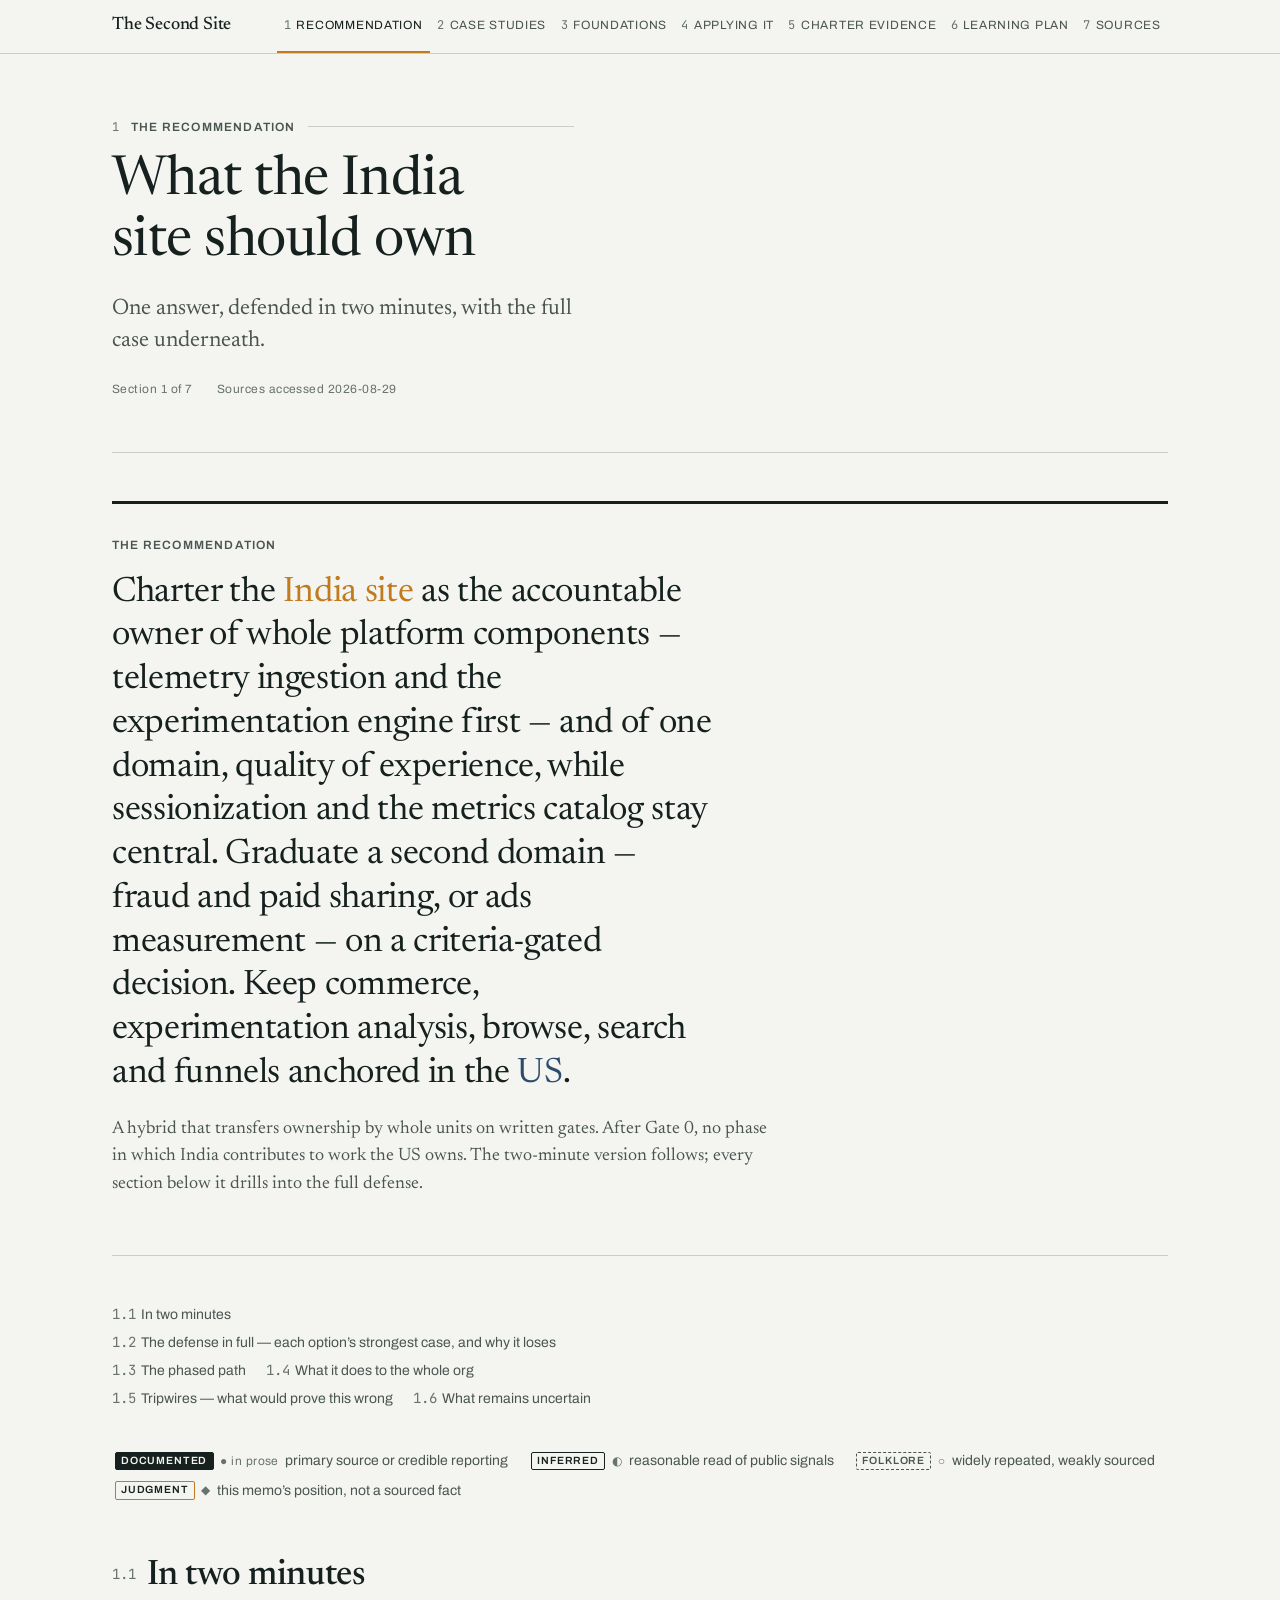
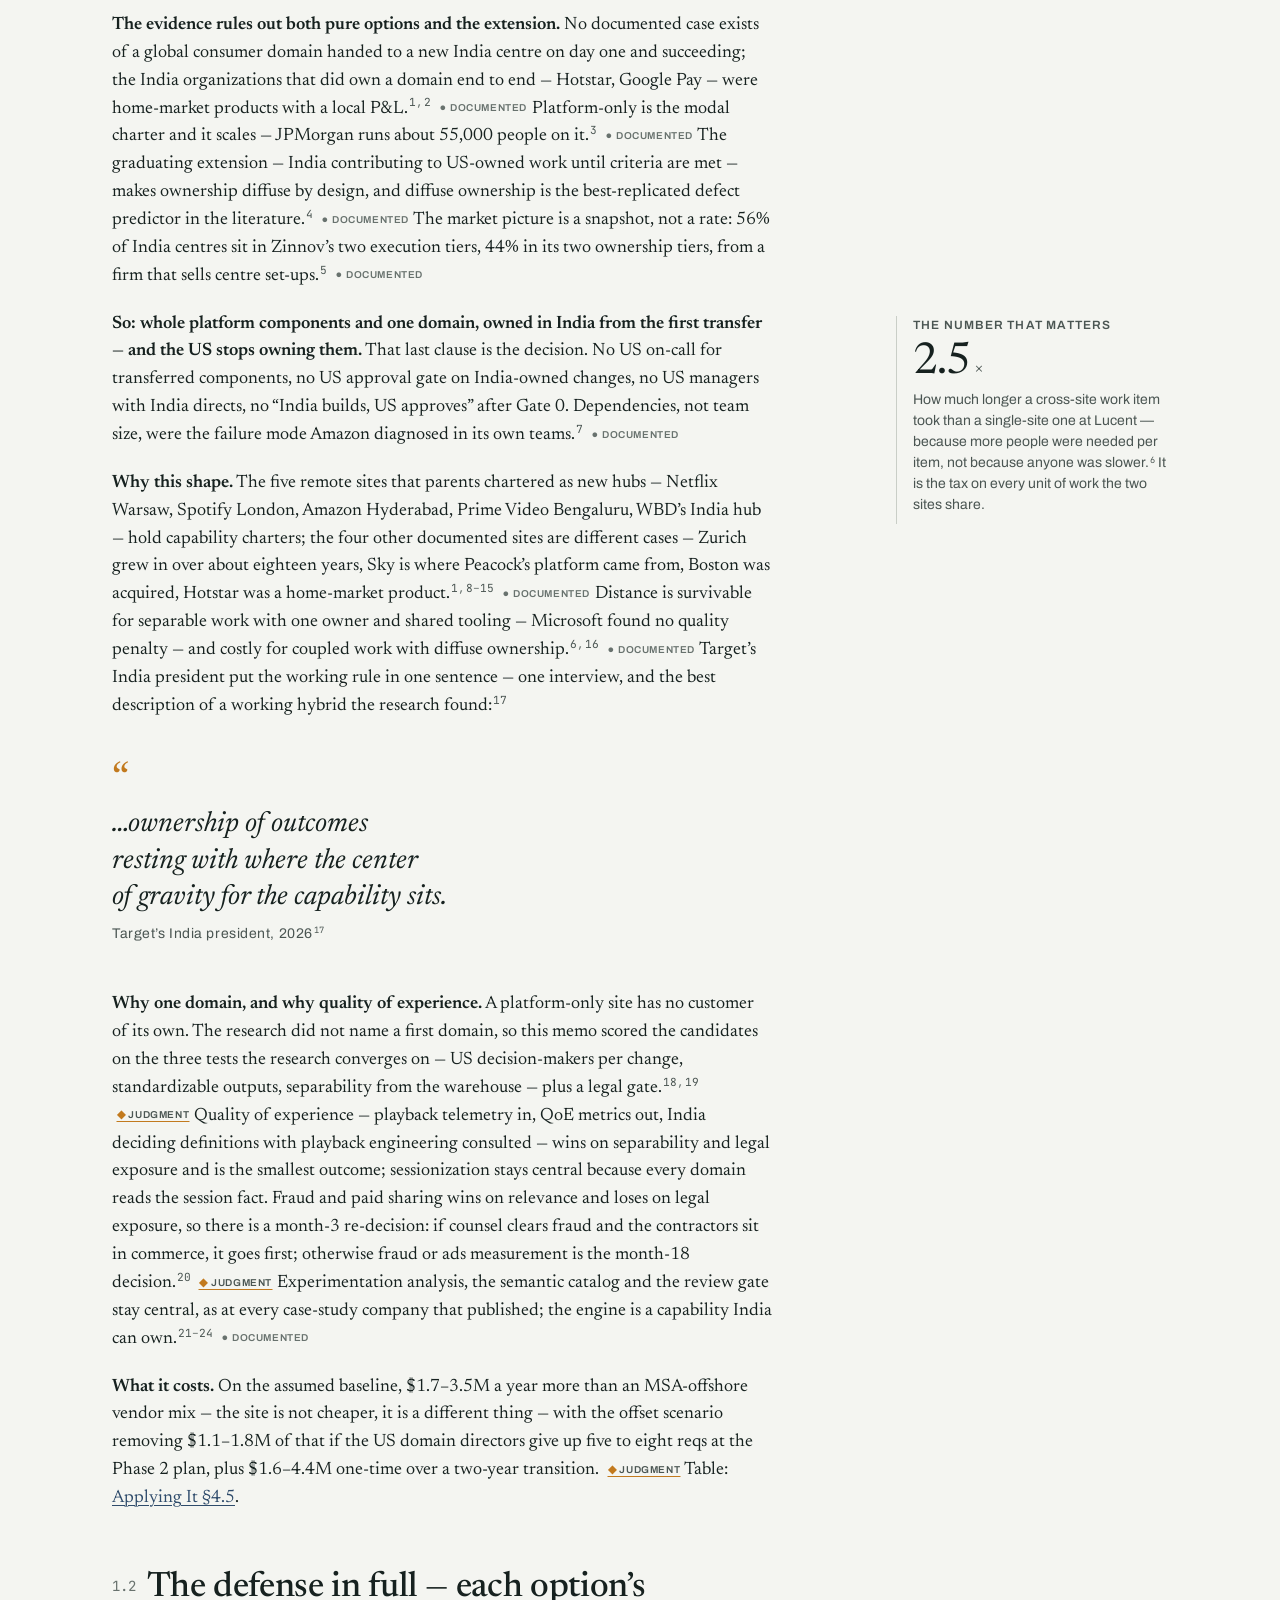
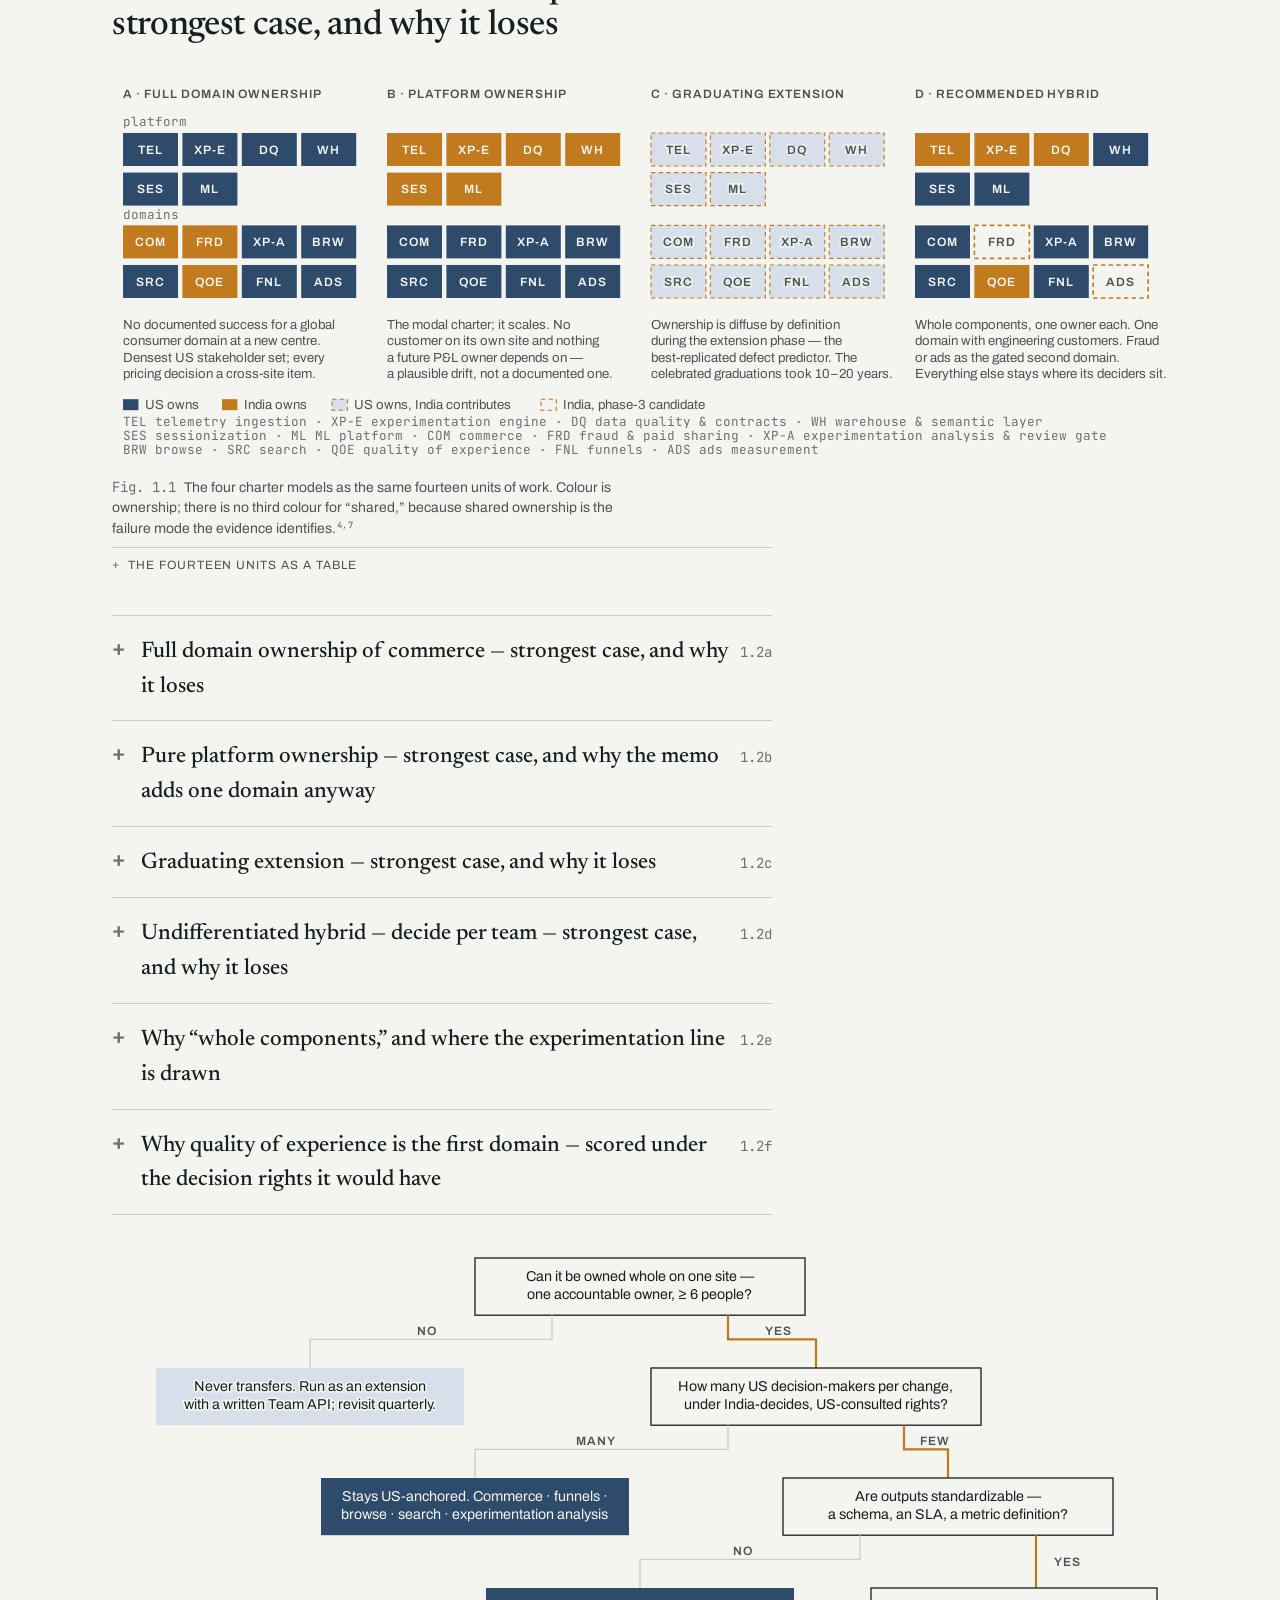
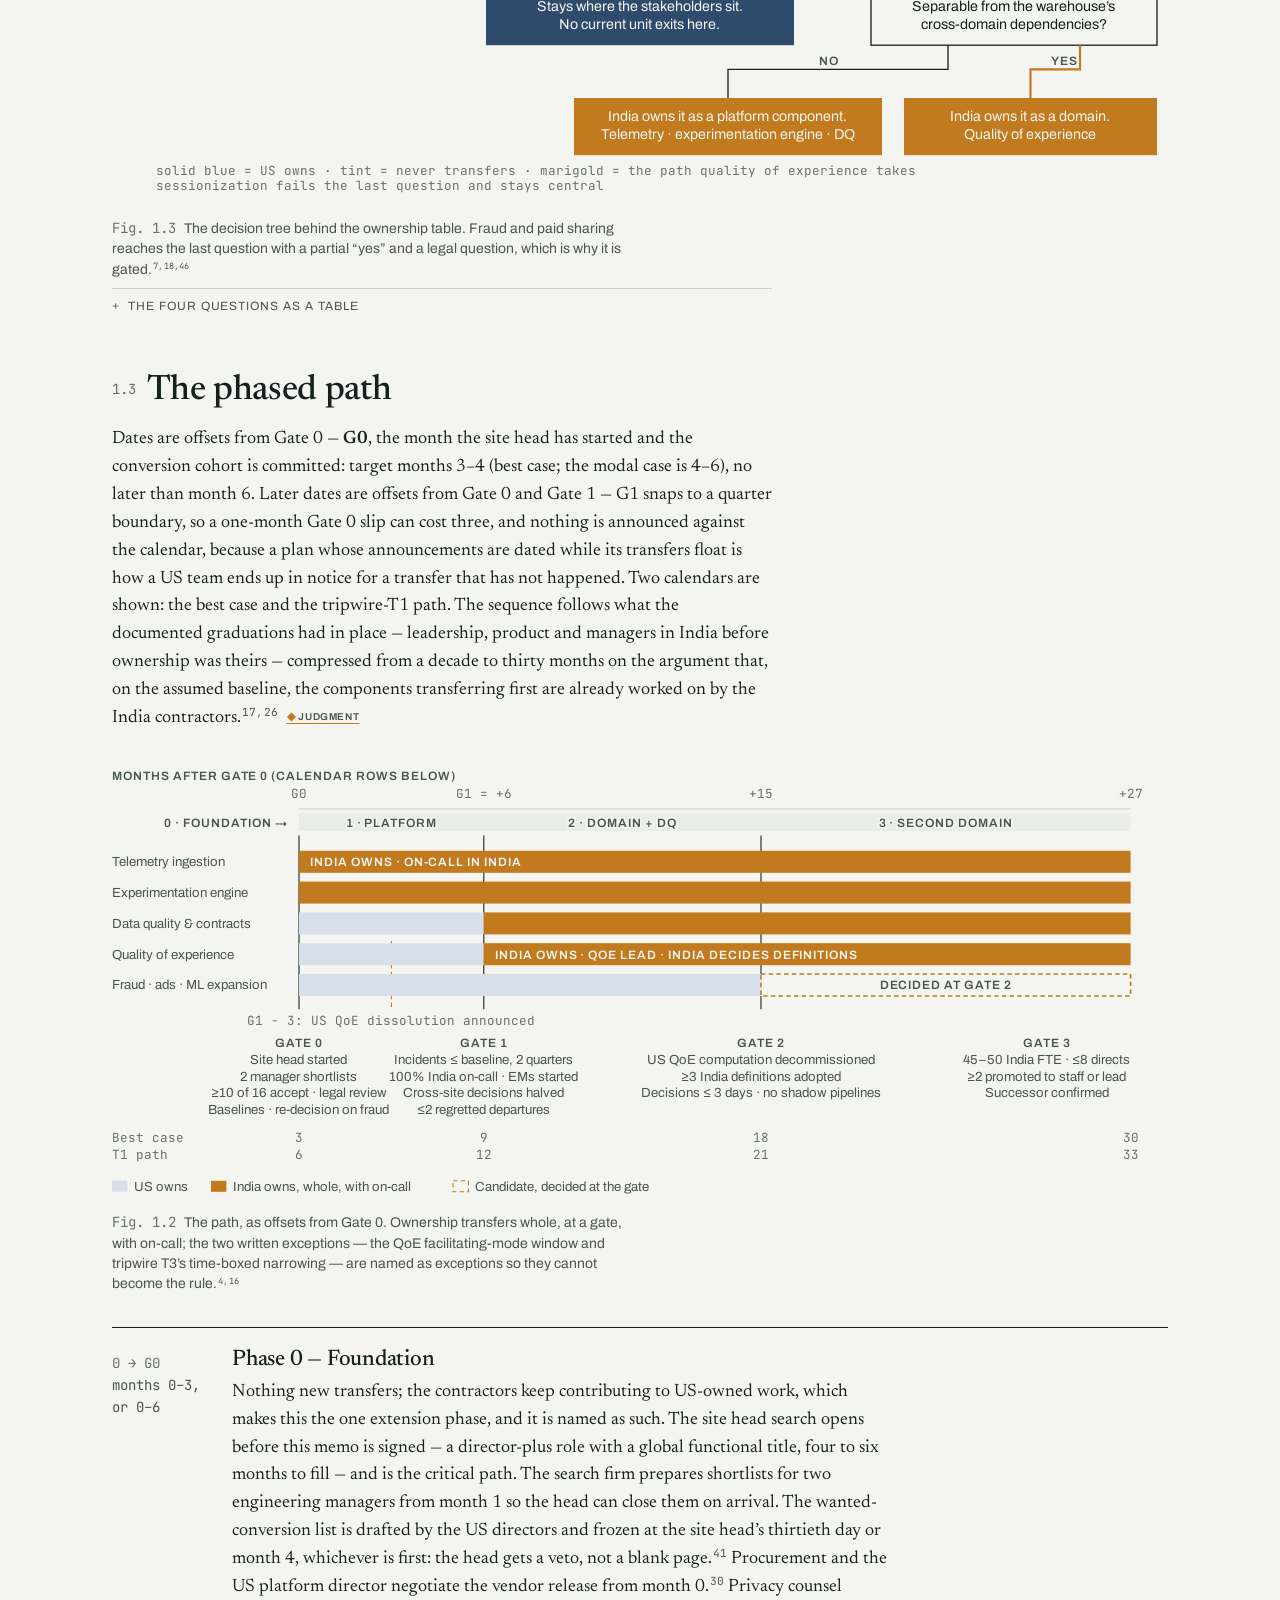
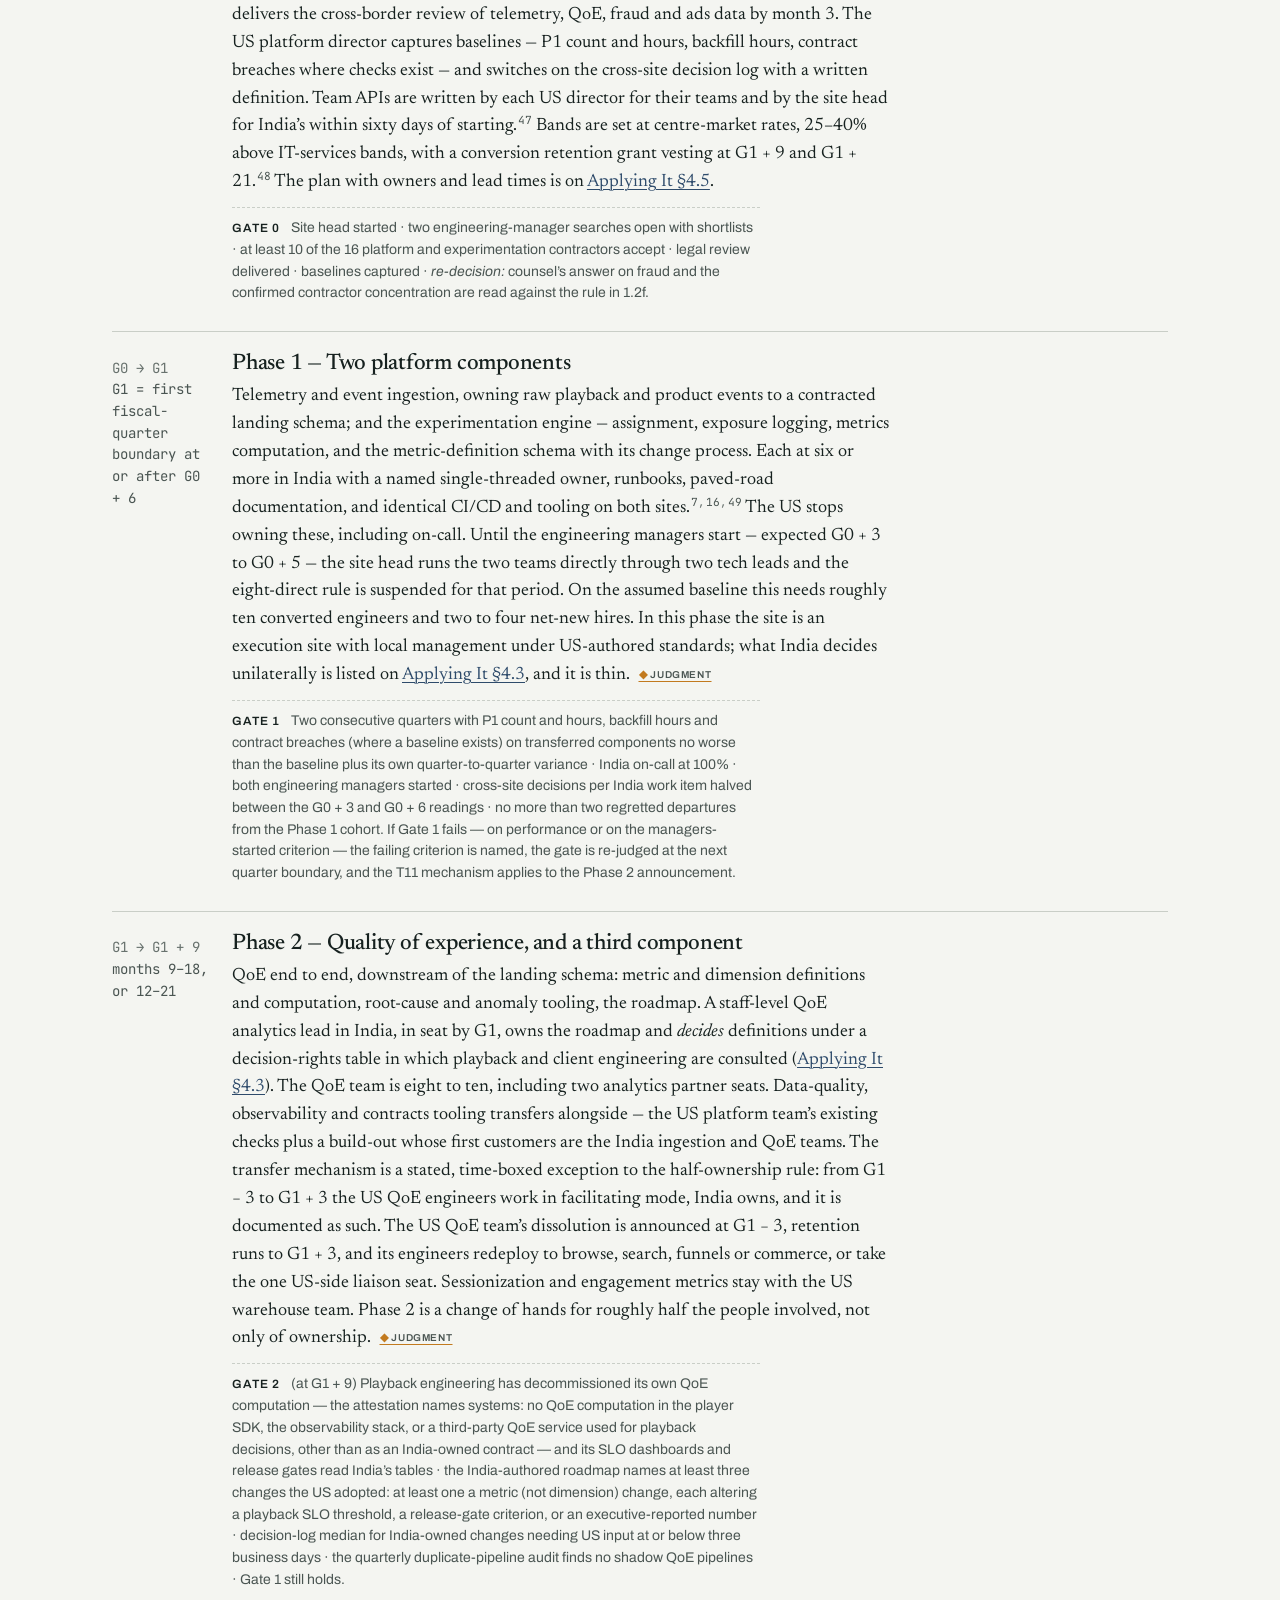
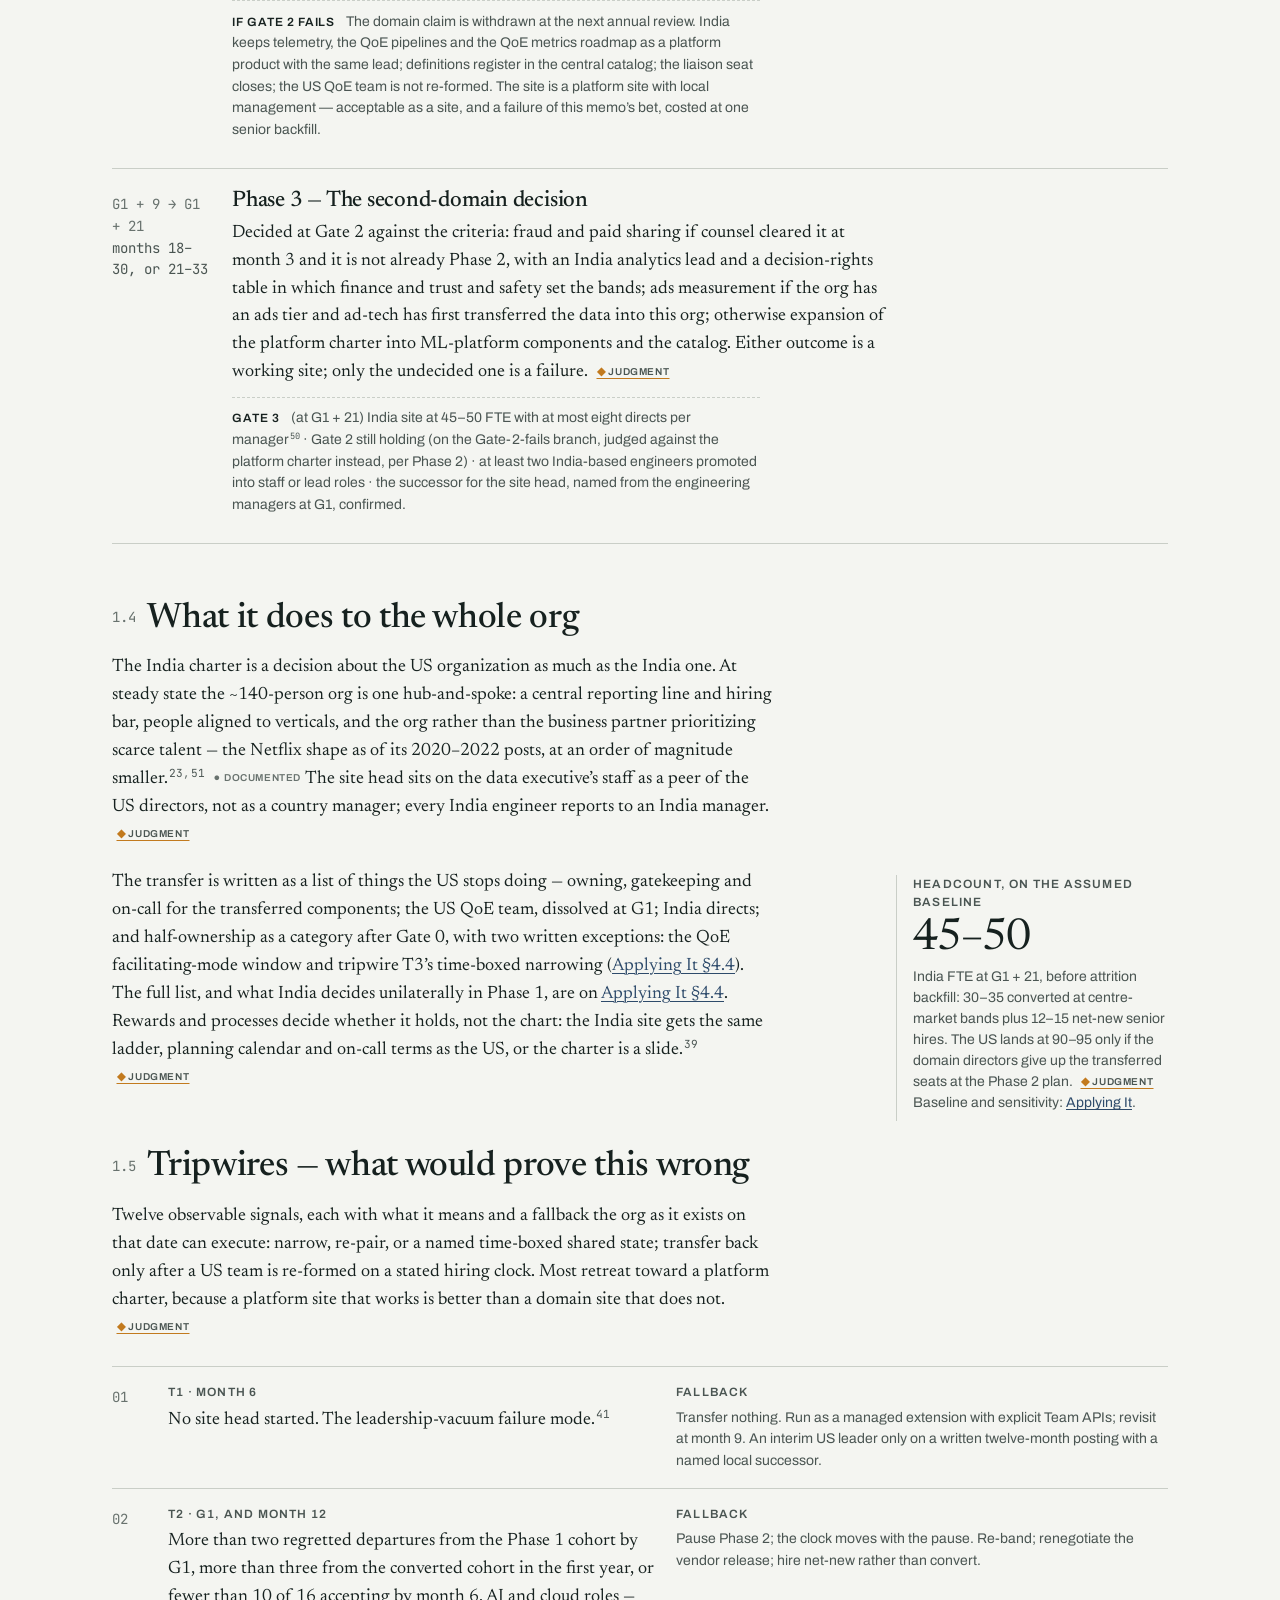
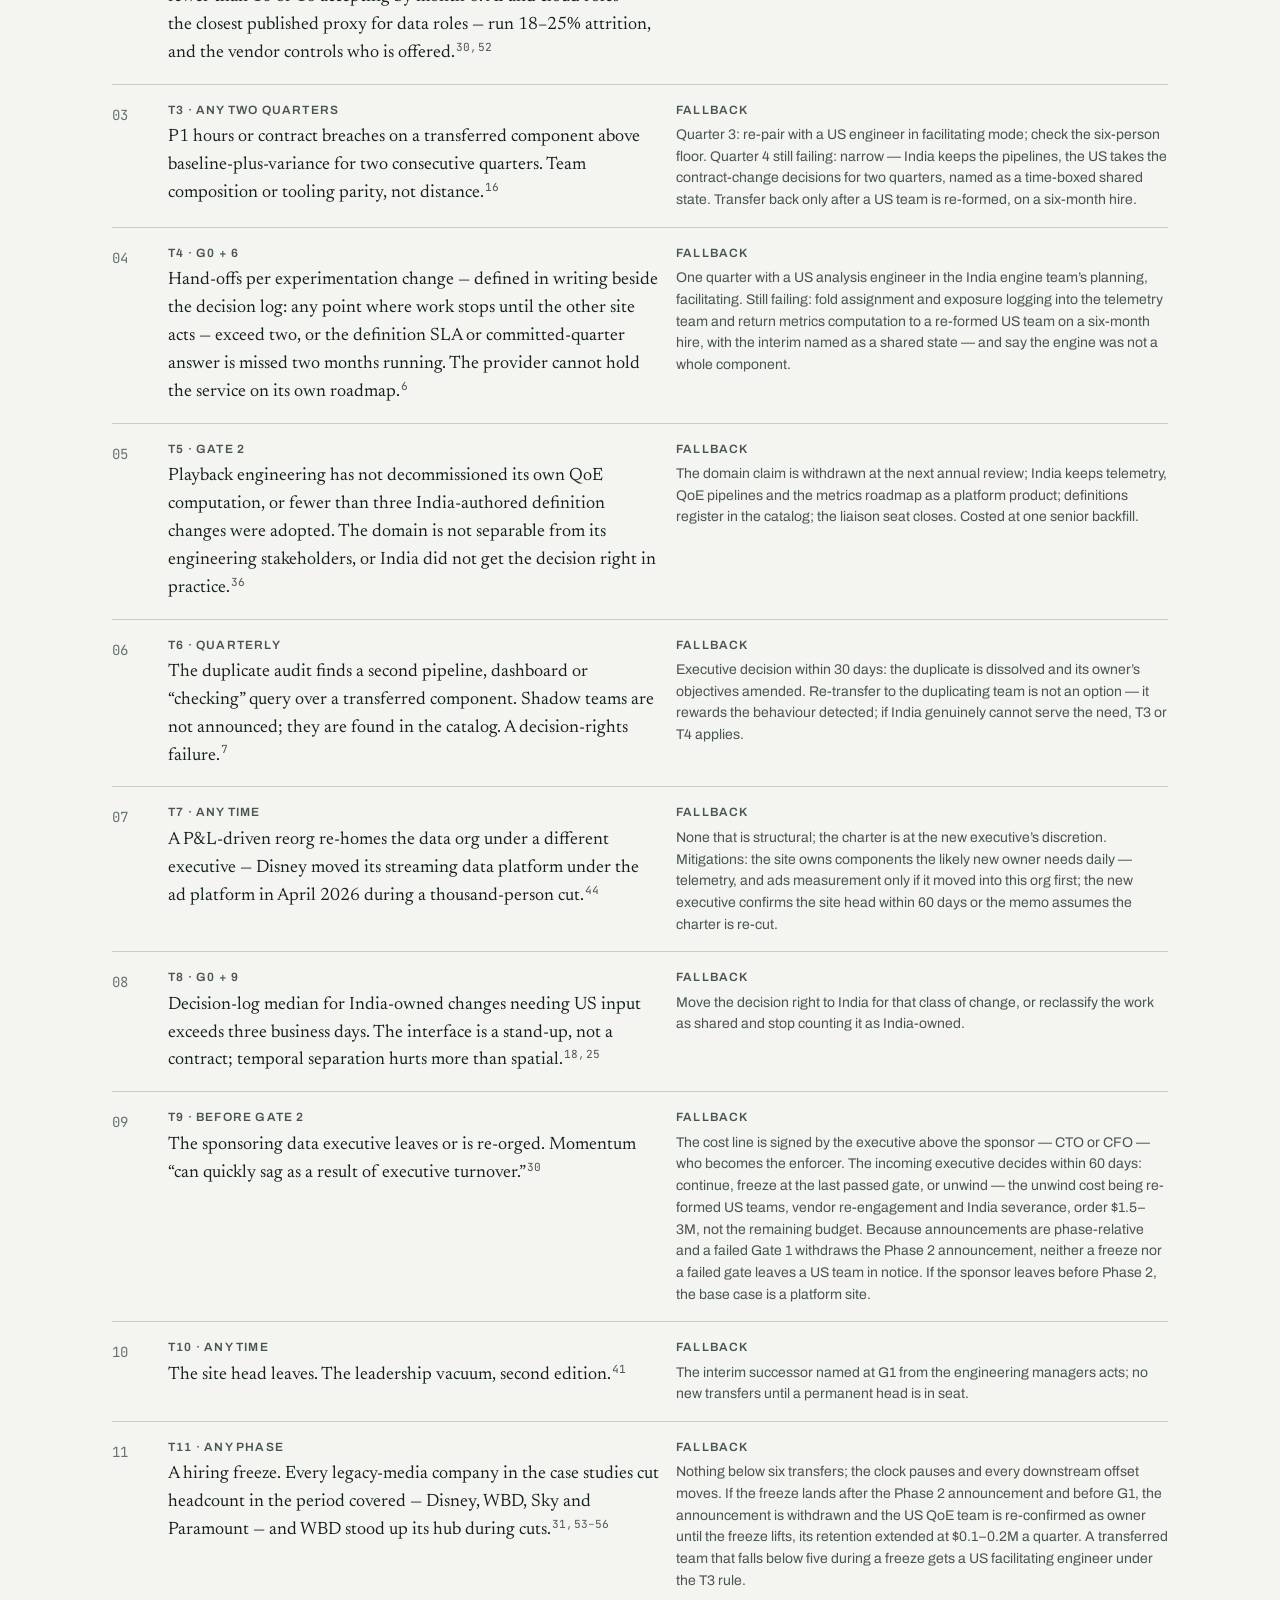
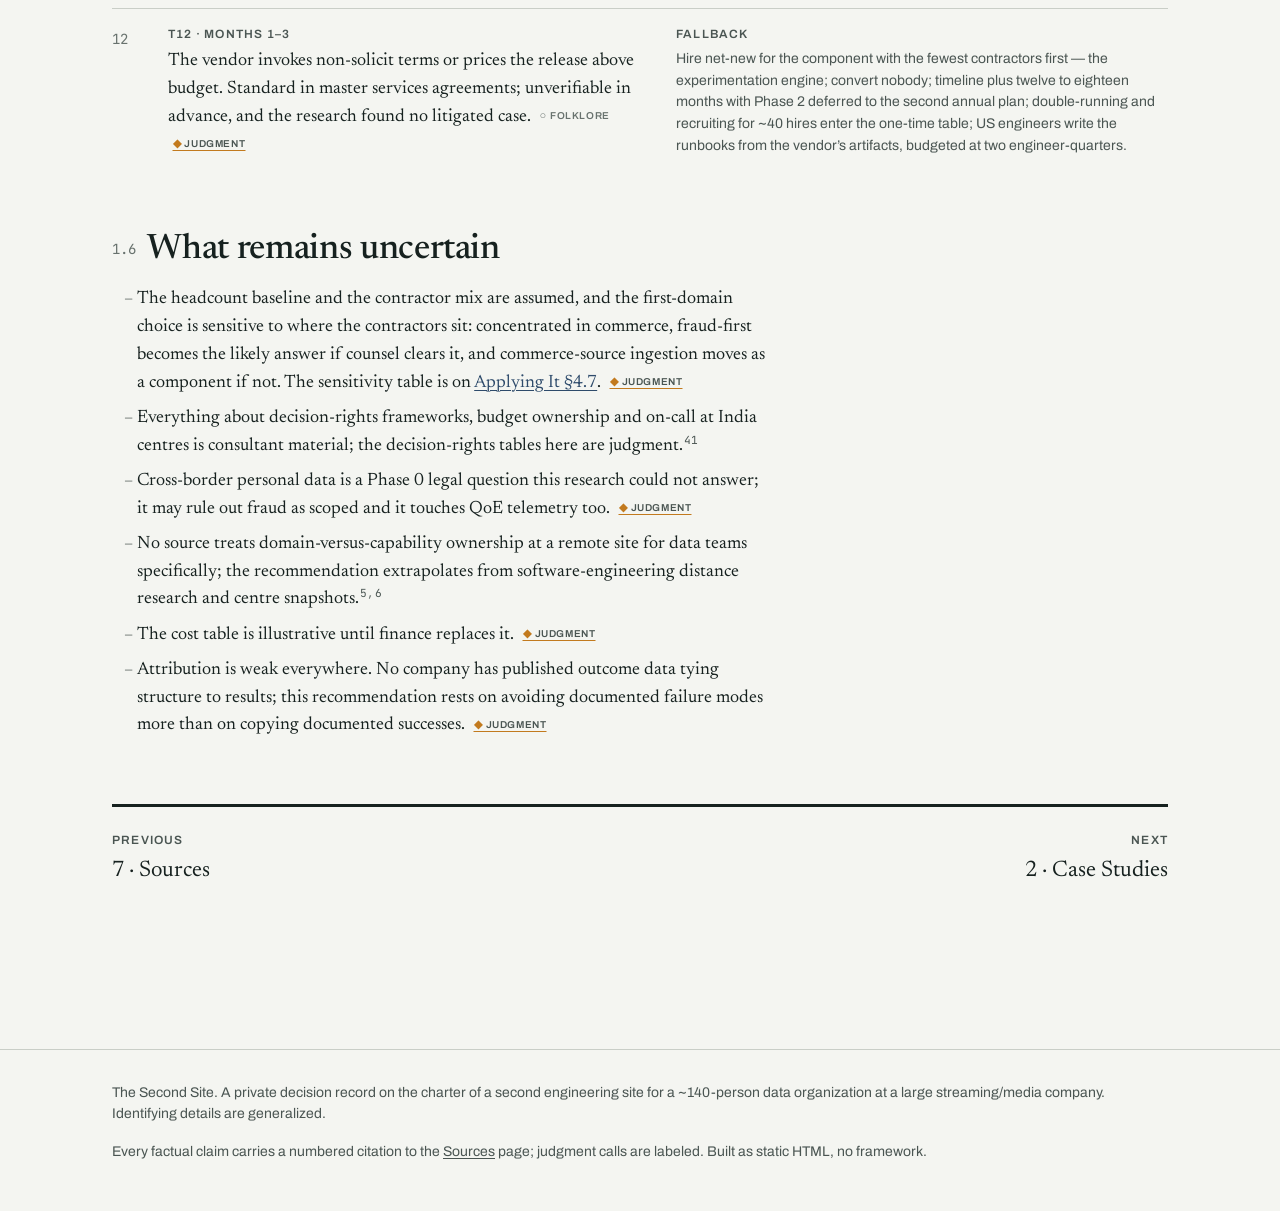
<file: docs/index.html>
<!DOCTYPE html>
<html lang="en">
<head>
<meta charset="utf-8">
<meta name="viewport" content="width=device-width, initial-scale=1">
<title>The Recommendation — The Second Site</title>
<meta name="description" content="The recommendation on the India site&#x27;s charter for a ~140-person data organization, with phases, tripwires and steelmanned alternatives.">
<link rel="icon" href="data:image/svg+xml,%3Csvg xmlns='http://www.w3.org/2000/svg' viewBox='0 0 16 16'%3E%3Crect width='16' height='16' fill='%23F4F5F1'/%3E%3Crect x='3' y='3' width='10' height='10' fill='%23C27A1E'/%3E%3C/svg%3E">
<link rel="preconnect" href="https://fonts.googleapis.com">
<link rel="preconnect" href="https://fonts.gstatic.com" crossorigin>
<link rel="preload" as="style" href="https://fonts.googleapis.com/css2?family=Newsreader:ital,opsz,wght@0,6..72,400;0,6..72,500;1,6..72,400&family=Archivo:wght@400;600&family=JetBrains+Mono:wght@400&display=swap">
<link rel="stylesheet" href="https://fonts.googleapis.com/css2?family=Newsreader:ital,opsz,wght@0,6..72,400;0,6..72,500;1,6..72,400&family=Archivo:wght@400;600&family=JetBrains+Mono:wght@400&display=swap">
<link rel="stylesheet" href="assets/site.css">
</head>
<body>
<a class="skip" href="#main">Skip to content</a>
<header class="site-header">
  <div class="inner">
    <a class="brand" href="index.html">The Second Site <em>— an org-design decision record</em></a>
    <nav class="site-nav" aria-label="Sections">
      <ol>
        <li><a href="index.html" aria-current="page"><span class="n">1</span><span class="t">Recommendation</span></a></li>
        <li><a href="case-studies.html"><span class="n">2</span><span class="t">Case Studies</span></a></li>
        <li><a href="foundations.html"><span class="n">3</span><span class="t">Foundations</span></a></li>
        <li><a href="applying-it.html"><span class="n">4</span><span class="t">Applying It</span></a></li>
        <li><a href="charter-evidence.html"><span class="n">5</span><span class="t">Charter Evidence</span></a></li>
        <li><a href="learning-plan.html"><span class="n">6</span><span class="t">Learning Plan</span></a></li>
        <li><a href="sources.html"><span class="n">7</span><span class="t">Sources</span></a></li>
      </ol>
    </nav>
  </div>
  <div class="progress" aria-hidden="true"></div>
</header>

<main id="main" class="page">
  <div class="page-head">
    <p class="eyebrow"><span class="num">1</span> The Recommendation</p>
    <h1>What the India site should own</h1>
    <p class="dek">One answer, defended in two minutes, with the full case underneath.</p>
    <p class="meta"><span>Section 1 of 7</span><span>Sources accessed 2026-08-29</span></p>
  </div>

  <div class="body">
    <div class="answer wide">
  <span class="label">The recommendation</span>
  <p class="thesis">Charter the <span class="in">India site</span> as the accountable owner of whole platform components — telemetry ingestion and the experimentation engine first — and of one domain, quality of experience, while sessionization and the metrics catalog stay central. Graduate a second domain — fraud and paid sharing, or ads measurement — on a criteria-gated decision. Keep commerce, experimentation analysis, browse, search and funnels anchored in the <span class="us">US</span>.</p>
  <p class="muted" data-cite="none">A hybrid that transfers ownership by whole units on written gates. After Gate 0, no phase in which India contributes to work the US owns. The two-minute version follows; every section below it drills into the full defense.</p>
</div>

<ul class="toc"><li><a href="#two-minutes"><span class="n">1.1</span>In two minutes</a></li><li><a href="#defense"><span class="n">1.2</span>The defense in full — each option’s strongest case, and why it loses</a></li><li><a href="#phases"><span class="n">1.3</span>The phased path</a></li><li><a href="#org"><span class="n">1.4</span>What it does to the whole org</a></li><li><a href="#tripwires"><span class="n">1.5</span>Tripwires — what would prove this wrong</a></li><li><a href="#uncertain"><span class="n">1.6</span>What remains uncertain</a></li></ul>

<div class="tag-key wide"><span><span class="tag tag-doc">documented</span> <span class="g">● in prose</span> primary source or credible reporting</span><span><span class="tag tag-inf">inferred</span> <span class="g">◐</span> reasonable read of public signals</span><span><span class="tag tag-folk">folklore</span> <span class="g">○</span> widely repeated, weakly sourced</span><span><span class="tag tag-judg">judgment</span> <span class="g">◆</span> this memo’s position, not a sourced fact</span></div>

<h2 id="two-minutes"><span class="n">1.1</span>In two minutes</h2>

<p><strong>The evidence rules out both pure options and the extension.</strong> No documented case exists of a global consumer domain handed to a new India centre on day one and succeeding; the India organizations that did own a domain end to end — Hotstar, Google Pay — were home-market products with a local P&amp;L.<sup class="c"><a href="sources.html#s-1">1</a><a href="sources.html#s-2">2</a></sup> <span class="tag tag-doc">documented</span> Platform-only is the modal charter and it scales — JPMorgan runs about 55,000 people on it.<sup class="c"><a href="sources.html#s-3">3</a></sup> <span class="tag tag-doc">documented</span> The graduating extension — India contributing to US-owned work until criteria are met — makes ownership diffuse by design, and diffuse ownership is the best-replicated defect predictor in the literature.<sup class="c"><a href="sources.html#s-4">4</a></sup> <span class="tag tag-doc">documented</span> The market picture is a snapshot, not a rate: 56% of India centres sit in Zinnov’s two execution tiers, 44% in its two ownership tiers, from a firm that sells centre set-ups.<sup class="c"><a href="sources.html#s-5">5</a></sup> <span class="tag tag-doc">documented</span></p>

<aside class="rail"><span class="label">The number that matters</span><span class="big">2.5<small>×</small></span><p>How much longer a cross-site work item took than a single-site one at Lucent — because more people were needed per item, not because anyone was slower.<sup class="c"><a href="sources.html#s-6">6</a></sup> It is the tax on every unit of work the two sites share.</p></aside>

<p><strong>So: whole platform components and one domain, owned in India from the first transfer — and the US stops owning them.</strong> That last clause is the decision. No US on-call for transferred components, no US approval gate on India-owned changes, no US managers with India directs, no “India builds, US approves” after Gate 0. Dependencies, not team size, were the failure mode Amazon diagnosed in its own teams.<sup class="c"><a href="sources.html#s-7">7</a></sup> <span class="tag tag-doc">documented</span> </p>

<p><strong>Why this shape.</strong> The five remote sites that parents chartered as new hubs — Netflix Warsaw, Spotify London, Amazon Hyderabad, Prime Video Bengaluru, WBD’s India hub — hold capability charters; the four other documented sites are different cases — Zurich grew in over about eighteen years, Sky is where Peacock’s platform came from, Boston was acquired, Hotstar was a home-market product.<sup class="c"><a href="sources.html#s-1">1</a><a href="sources.html#s-8">8</a><a href="sources.html#s-15" class="r">15</a></sup> <span class="tag tag-doc">documented</span> Distance is survivable for separable work with one owner and shared tooling — Microsoft found no quality penalty — and costly for coupled work with diffuse ownership.<sup class="c"><a href="sources.html#s-6">6</a><a href="sources.html#s-16">16</a></sup> <span class="tag tag-doc">documented</span> Target’s India president put the working rule in one sentence — one interview, and the best description of a working hybrid the research found:<sup class="c"><a href="sources.html#s-17">17</a></sup></p>

<blockquote class="pull">…ownership of outcomes resting with where the center of gravity for the capability sits.<span class="who">Target’s India president, 2026<sup class="c"><a href="sources.html#s-17">17</a></sup></span></blockquote>

<p><strong>Why one domain, and why quality of experience.</strong> A platform-only site has no customer of its own. The research did not name a first domain, so this memo scored the candidates on the three tests the research converges on — US decision-makers per change, standardizable outputs, separability from the warehouse — plus a legal gate.<sup class="c"><a href="sources.html#s-18">18</a><a href="sources.html#s-19">19</a></sup> <span class="tag tag-judg">judgment</span> Quality of experience — playback telemetry in, QoE metrics out, India deciding definitions with playback engineering consulted — wins on separability and legal exposure and is the smallest outcome; sessionization stays central because every domain reads the session fact. Fraud and paid sharing wins on relevance and loses on legal exposure, so there is a month-3 re-decision: if counsel clears fraud and the contractors sit in commerce, it goes first; otherwise fraud or ads measurement is the month-18 decision.<sup class="c"><a href="sources.html#s-20">20</a></sup> <span class="tag tag-judg">judgment</span> Experimentation analysis, the semantic catalog and the review gate stay central, as at every case-study company that published; the engine is a capability India can own.<sup class="c"><a href="sources.html#s-21">21</a><a href="sources.html#s-24" class="r">24</a></sup> <span class="tag tag-doc">documented</span></p>

<p><strong>What it costs.</strong> On the assumed baseline, $1.7–3.5M a year more than an MSA-offshore vendor mix — the site is not cheaper, it is a different thing — with the offset scenario removing $1.1–1.8M of that if the US domain directors give up five to eight reqs at the Phase 2 plan, plus $1.6–4.4M one-time over a two-year transition. <span class="tag tag-judg">judgment</span> Table: <a href="applying-it.html#arithmetic">Applying It §4.5</a>.</p>

<h2 id="defense"><span class="n">1.2</span>The defense in full — each option’s strongest case, and why it loses</h2>

<figure class="wide scroll">
<svg viewBox="0 0 960 352" role="img" aria-labelledby="f11t f11d">
<title id="f11t">Four charter models drawn as the same fourteen units of work, coloured by owning site</title>
<desc id="f11d">Four panels of fourteen blocks. Full domain ownership colours commerce, fraud and QoE marigold for India. Platform ownership colours all six platform components marigold. Graduating extension colours everything US blue with dashed marigold outlines meaning India contributes but does not own. The recommended hybrid colours telemetry, the experimentation engine, data quality tooling and quality of experience marigold; fraud and ads measurement carry a dashed outline as phase-three candidates; the rest are US blue. The table below lists every block.</desc>
<text x="10" y="18" class="fig-l">A · Full domain ownership</text>
<text x="250" y="18" class="fig-l">B · Platform ownership</text>
<text x="490" y="18" class="fig-l">C · Graduating extension</text>
<text x="730" y="18" class="fig-l fig-in">D · Recommended hybrid</text>
<text x="10" y="44" class="fig-m">platform</text>
<text x="10" y="128" class="fig-m">domains</text>
<g>
 <rect x="10" y="50" width="50" height="30" class="fig-us"/><text x="35" y="69" text-anchor="middle" class="fig-l fig-on">TEL</text>
 <rect x="64" y="50" width="50" height="30" class="fig-us"/><text x="89" y="69" text-anchor="middle" class="fig-l fig-on">XP-E</text>
 <rect x="118" y="50" width="50" height="30" class="fig-us"/><text x="143" y="69" text-anchor="middle" class="fig-l fig-on">DQ</text>
 <rect x="172" y="50" width="50" height="30" class="fig-us"/><text x="197" y="69" text-anchor="middle" class="fig-l fig-on">WH</text>
 <rect x="10" y="86" width="50" height="30" class="fig-us"/><text x="35" y="105" text-anchor="middle" class="fig-l fig-on">SES</text>
 <rect x="64" y="86" width="50" height="30" class="fig-us"/><text x="89" y="105" text-anchor="middle" class="fig-l fig-on">ML</text>
 <rect x="10" y="134" width="50" height="30" class="fig-in"/><text x="35" y="153" text-anchor="middle" class="fig-l fig-on">COM</text>
 <rect x="64" y="134" width="50" height="30" class="fig-in"/><text x="89" y="153" text-anchor="middle" class="fig-l fig-on">FRD</text>
 <rect x="118" y="134" width="50" height="30" class="fig-us"/><text x="143" y="153" text-anchor="middle" class="fig-l fig-on">XP-A</text>
 <rect x="172" y="134" width="50" height="30" class="fig-us"/><text x="197" y="153" text-anchor="middle" class="fig-l fig-on">BRW</text>
 <rect x="10" y="170" width="50" height="30" class="fig-us"/><text x="35" y="189" text-anchor="middle" class="fig-l fig-on">SRC</text>
 <rect x="64" y="170" width="50" height="30" class="fig-in"/><text x="89" y="189" text-anchor="middle" class="fig-l fig-on">QOE</text>
 <rect x="118" y="170" width="50" height="30" class="fig-us"/><text x="143" y="189" text-anchor="middle" class="fig-l fig-on">FNL</text>
 <rect x="172" y="170" width="50" height="30" class="fig-us"/><text x="197" y="189" text-anchor="middle" class="fig-l fig-on">ADS</text>
 <text x="10" y="228" class="fig-t2">No documented success for a global</text>
 <text x="10" y="243" class="fig-t2">consumer domain at a new centre.</text>
 <text x="10" y="258" class="fig-t2">Densest US stakeholder set; every</text>
 <text x="10" y="273" class="fig-t2">pricing decision a cross-site item.</text>
</g>
<g>
 <rect x="250" y="50" width="50" height="30" class="fig-in"/><text x="275" y="69" text-anchor="middle" class="fig-l fig-on">TEL</text>
 <rect x="304" y="50" width="50" height="30" class="fig-in"/><text x="329" y="69" text-anchor="middle" class="fig-l fig-on">XP-E</text>
 <rect x="358" y="50" width="50" height="30" class="fig-in"/><text x="383" y="69" text-anchor="middle" class="fig-l fig-on">DQ</text>
 <rect x="412" y="50" width="50" height="30" class="fig-in"/><text x="437" y="69" text-anchor="middle" class="fig-l fig-on">WH</text>
 <rect x="250" y="86" width="50" height="30" class="fig-in"/><text x="275" y="105" text-anchor="middle" class="fig-l fig-on">SES</text>
 <rect x="304" y="86" width="50" height="30" class="fig-in"/><text x="329" y="105" text-anchor="middle" class="fig-l fig-on">ML</text>
 <rect x="250" y="134" width="50" height="30" class="fig-us"/><text x="275" y="153" text-anchor="middle" class="fig-l fig-on">COM</text>
 <rect x="304" y="134" width="50" height="30" class="fig-us"/><text x="329" y="153" text-anchor="middle" class="fig-l fig-on">FRD</text>
 <rect x="358" y="134" width="50" height="30" class="fig-us"/><text x="383" y="153" text-anchor="middle" class="fig-l fig-on">XP-A</text>
 <rect x="412" y="134" width="50" height="30" class="fig-us"/><text x="437" y="153" text-anchor="middle" class="fig-l fig-on">BRW</text>
 <rect x="250" y="170" width="50" height="30" class="fig-us"/><text x="275" y="189" text-anchor="middle" class="fig-l fig-on">SRC</text>
 <rect x="304" y="170" width="50" height="30" class="fig-us"/><text x="329" y="189" text-anchor="middle" class="fig-l fig-on">QOE</text>
 <rect x="358" y="170" width="50" height="30" class="fig-us"/><text x="383" y="189" text-anchor="middle" class="fig-l fig-on">FNL</text>
 <rect x="412" y="170" width="50" height="30" class="fig-us"/><text x="437" y="189" text-anchor="middle" class="fig-l fig-on">ADS</text>
 <text x="250" y="228" class="fig-t2">The modal charter; it scales. No</text>
 <text x="250" y="243" class="fig-t2">customer on its own site and nothing</text>
 <text x="250" y="258" class="fig-t2">a future P&amp;L owner depends on —</text>
 <text x="250" y="273" class="fig-t2">a plausible drift, not a documented one.</text>
</g>
<g class="fig-dash">
 <rect x="490" y="50" width="50" height="30" class="fig-us-soft fig-stroke-in"/><text x="515" y="69" text-anchor="middle" class="fig-l">TEL</text>
 <rect x="544" y="50" width="50" height="30" class="fig-us-soft fig-stroke-in"/><text x="569" y="69" text-anchor="middle" class="fig-l">XP-E</text>
 <rect x="598" y="50" width="50" height="30" class="fig-us-soft fig-stroke-in"/><text x="623" y="69" text-anchor="middle" class="fig-l">DQ</text>
 <rect x="652" y="50" width="50" height="30" class="fig-us-soft fig-stroke-in"/><text x="677" y="69" text-anchor="middle" class="fig-l">WH</text>
 <rect x="490" y="86" width="50" height="30" class="fig-us-soft fig-stroke-in"/><text x="515" y="105" text-anchor="middle" class="fig-l">SES</text>
 <rect x="544" y="86" width="50" height="30" class="fig-us-soft fig-stroke-in"/><text x="569" y="105" text-anchor="middle" class="fig-l">ML</text>
 <rect x="490" y="134" width="50" height="30" class="fig-us-soft fig-stroke-in"/><text x="515" y="153" text-anchor="middle" class="fig-l">COM</text>
 <rect x="544" y="134" width="50" height="30" class="fig-us-soft fig-stroke-in"/><text x="569" y="153" text-anchor="middle" class="fig-l">FRD</text>
 <rect x="598" y="134" width="50" height="30" class="fig-us-soft fig-stroke-in"/><text x="623" y="153" text-anchor="middle" class="fig-l">XP-A</text>
 <rect x="652" y="134" width="50" height="30" class="fig-us-soft fig-stroke-in"/><text x="677" y="153" text-anchor="middle" class="fig-l">BRW</text>
 <rect x="490" y="170" width="50" height="30" class="fig-us-soft fig-stroke-in"/><text x="515" y="189" text-anchor="middle" class="fig-l">SRC</text>
 <rect x="544" y="170" width="50" height="30" class="fig-us-soft fig-stroke-in"/><text x="569" y="189" text-anchor="middle" class="fig-l">QOE</text>
 <rect x="598" y="170" width="50" height="30" class="fig-us-soft fig-stroke-in"/><text x="623" y="189" text-anchor="middle" class="fig-l">FNL</text>
 <rect x="652" y="170" width="50" height="30" class="fig-us-soft fig-stroke-in"/><text x="677" y="189" text-anchor="middle" class="fig-l">ADS</text>
</g>
<text x="490" y="228" class="fig-t2">Ownership is diffuse by definition</text>
<text x="490" y="243" class="fig-t2">during the extension phase — the</text>
<text x="490" y="258" class="fig-t2">best-replicated defect predictor. The</text>
<text x="490" y="273" class="fig-t2">celebrated graduations took 10–20 years.</text>
<g>
 <rect x="730" y="50" width="50" height="30" class="fig-in"/><text x="755" y="69" text-anchor="middle" class="fig-l fig-on">TEL</text>
 <rect x="784" y="50" width="50" height="30" class="fig-in"/><text x="809" y="69" text-anchor="middle" class="fig-l fig-on">XP-E</text>
 <rect x="838" y="50" width="50" height="30" class="fig-in"/><text x="863" y="69" text-anchor="middle" class="fig-l fig-on">DQ</text>
 <rect x="892" y="50" width="50" height="30" class="fig-us"/><text x="917" y="69" text-anchor="middle" class="fig-l fig-on">WH</text>
 <rect x="730" y="86" width="50" height="30" class="fig-us"/><text x="755" y="105" text-anchor="middle" class="fig-l fig-on">SES</text>
 <rect x="784" y="86" width="50" height="30" class="fig-us"/><text x="809" y="105" text-anchor="middle" class="fig-l fig-on">ML</text>
 <rect x="730" y="134" width="50" height="30" class="fig-us"/><text x="755" y="153" text-anchor="middle" class="fig-l fig-on">COM</text>
 <rect x="784" y="134" width="50" height="30" class="fig-paper fig-stroke-in fig-dash" stroke-width="1.5"/><text x="809" y="153" text-anchor="middle" class="fig-l fig-in">FRD</text>
 <rect x="838" y="134" width="50" height="30" class="fig-us"/><text x="863" y="153" text-anchor="middle" class="fig-l fig-on">XP-A</text>
 <rect x="892" y="134" width="50" height="30" class="fig-us"/><text x="917" y="153" text-anchor="middle" class="fig-l fig-on">BRW</text>
 <rect x="730" y="170" width="50" height="30" class="fig-us"/><text x="755" y="189" text-anchor="middle" class="fig-l fig-on">SRC</text>
 <rect x="784" y="170" width="50" height="30" class="fig-in"/><text x="809" y="189" text-anchor="middle" class="fig-l fig-on">QOE</text>
 <rect x="838" y="170" width="50" height="30" class="fig-us"/><text x="863" y="189" text-anchor="middle" class="fig-l fig-on">FNL</text>
 <rect x="892" y="170" width="50" height="30" class="fig-paper fig-stroke-in fig-dash" stroke-width="1.5"/><text x="917" y="189" text-anchor="middle" class="fig-l fig-in">ADS</text>
 <text x="730" y="228" class="fig-t2">Whole components, one owner each. One</text>
 <text x="730" y="243" class="fig-t2">domain with engineering customers. Fraud</text>
 <text x="730" y="258" class="fig-t2">or ads as the gated second domain.</text>
 <text x="730" y="273" class="fig-t2">Everything else stays where its deciders sit.</text>
</g>
<rect x="10" y="292" width="14" height="10" class="fig-us"/><text x="30" y="301" class="fig-t2">US owns</text>
<rect x="100" y="292" width="14" height="10" class="fig-in"/><text x="120" y="301" class="fig-t2">India owns</text>
<rect x="200" y="292" width="14" height="10" class="fig-us-soft fig-stroke-in fig-dash"/><text x="220" y="301" class="fig-t2">US owns, India contributes</text>
<rect x="390" y="292" width="14" height="10" class="fig-paper fig-stroke-in fig-dash"/><text x="410" y="301" class="fig-t2">India, phase-3 candidate</text>
<text x="10" y="316" class="fig-m">TEL telemetry ingestion · XP-E experimentation engine · DQ data quality &amp; contracts · WH warehouse &amp; semantic layer</text>
<text x="10" y="329" class="fig-m">SES sessionization · ML ML platform · COM commerce · FRD fraud &amp; paid sharing · XP-A experimentation analysis &amp; review gate</text>
<text x="10" y="342" class="fig-m">BRW browse · SRC search · QOE quality of experience · FNL funnels · ADS ads measurement</text>
</svg>
<p class="cue">scroll →</p>
<figcaption><span class="fig">Fig. 1.1</span>The four charter models as the same fourteen units of work. Colour is ownership; there is no third colour for “shared,” because shared ownership is the failure mode the evidence identifies.<sup class="c"><a href="sources.html#s-4">4</a><a href="sources.html#s-7">7</a></sup></figcaption>
<details class="alt"><summary>The fourteen units as a table</summary><div class="tbl-wrap"><table><thead><tr><th>Unit</th><th>A · Domain</th><th>B · Platform</th><th>C · Extension</th><th>D · Recommended</th></tr></thead><tbody>
<tr><td>Telemetry ingestion</td><td>US</td><td>India</td><td>US, India contributes</td><td>India · Phase 1</td></tr>
<tr><td>Experimentation engine</td><td>US</td><td>India</td><td>US, India contributes</td><td>India · Phase 1</td></tr>
<tr><td>Data quality &amp; contracts</td><td>US</td><td>India</td><td>US, India contributes</td><td>India · Phase 2</td></tr>
<tr><td>Warehouse &amp; semantic layer</td><td>US</td><td>India</td><td>US, India contributes</td><td>US</td></tr>
<tr><td>Sessionization</td><td>US</td><td>India</td><td>US, India contributes</td><td>US</td></tr>
<tr><td>ML platform</td><td>US</td><td>India</td><td>US, India contributes</td><td>US (Phase 3 alternative)</td></tr>
<tr><td>Commerce</td><td>India</td><td>US</td><td>US, India contributes</td><td>US</td></tr>
<tr><td>Fraud &amp; paid sharing</td><td>India</td><td>US</td><td>US, India contributes</td><td>India · Phase 3 candidate</td></tr>
<tr><td>Experimentation analysis &amp; review gate</td><td>US</td><td>US</td><td>US, India contributes</td><td>US</td></tr>
<tr><td>Browse · Search · Funnels</td><td>US</td><td>US</td><td>US, India contributes</td><td>US</td></tr>
<tr><td>Quality of experience</td><td>India</td><td>US</td><td>US, India contributes</td><td>India · Phase 2</td></tr>
<tr><td>Ads measurement</td><td>US</td><td>US</td><td>US, India contributes</td><td>India · Phase 3 candidate</td></tr>
</tbody></table></div></details>
</figure>

<details class="drill" id="why-not-domain">
<summary>Full domain ownership of commerce — strongest case, and why it loses <span class="k">1.2a</span></summary>
<div class="in">
<p><em>Strongest case.</em> Hotstar proves an India engineering organization can own a streaming product at record concurrency and export its platform (the full account is on <a href="case-studies.html#disney">Case Studies</a>).<sup class="c"><a href="sources.html#s-1">1</a></sup> <span class="tag tag-doc">documented</span> Amazon’s lesson is to move the decision-maker with the team and to treat dependencies as defects; a whole domain with a single-threaded leader on site is exactly that.<sup class="c"><a href="sources.html#s-7">7</a></sup> <span class="tag tag-doc">documented</span> Contractors already touch commerce pipelines; commerce has the clearest P&amp;L, so India would own an outcome the company cares about. Decisive ownership beats a decade-long graduation. <span class="tag tag-judg">judgment</span></p>
<p><em>Why it loses.</em> Hotstar and Google Pay were India-first products with local P&amp;L; Google’s own campus post says “building from India, for the world.”<sup class="c"><a href="sources.html#s-2">2</a></sup> <span class="tag tag-doc">documented</span> The pattern is India-first products that later globalized, not global products handed over. <span class="tag tag-inf">inferred</span> Commerce packaging has the densest set of US decision-makers per change — pricing, bundling, finance, legal — and cross-site work items took about 2.5 times as long at Lucent because more people were needed to close each one.<sup class="c"><a href="sources.html#s-6">6</a></sup> <span class="tag tag-doc">documented</span> Time-zone separation hurt more than distance.<sup class="c"><a href="sources.html#s-25">25</a></sup> <span class="tag tag-inf">inferred</span> The documented domain owners had a site head with a global title, product management and managers by the time ownership was described as theirs — the sequence is not documented — and on the assumed baseline this site has none of them today.<sup class="c"><a href="sources.html#s-17">17</a><a href="sources.html#s-26">26</a></sup> <span class="tag tag-doc">documented</span> Hotstar’s coda is often read as the risk of domain charters; it is not. After losing the IPL rights in 2022 its technology team drained toward the rights’ new holder, per one trade newsletter quoting an unnamed executive.<sup class="c"><a href="sources.html#s-27">27</a></sup> <span class="tag tag-inf">inferred</span> That shows a self-contained site follows its market’s P&amp;L — true of any charter. The commerce sub-domain with the best case, fraud and paid sharing, is scored in 1.2f and has a month-3 re-decision point. <span class="tag tag-judg">judgment</span></p>
</div>
</details>

<details class="drill" id="why-not-platform">
<summary>Pure platform ownership — strongest case, and why the memo adds one domain anyway <span class="k">1.2b</span></summary>
<div class="in">
<p><em>Strongest case.</em> It is the modal successful centre charter: JPMorgan runs about 55,000 people in India on what it calls “technology solutions, business and functional support”; Warner Bros. Discovery describes its India hub as “fundamental to building our global technology platforms”; Lowe’s India ended a ten-year graduation with India-based vice presidents owning applied AI and data platforms.<sup class="c"><a href="sources.html#s-3">3</a><a href="sources.html#s-13">13</a><a href="sources.html#s-26">26</a><a href="sources.html#s-28">28</a></sup> <span class="tag tag-doc">documented</span> Platform work is coordinated by standardization, which is the kind of work distance tolerates; interfaces are APIs and schemas, not product debates.<sup class="c"><a href="sources.html#s-16">16</a><a href="sources.html#s-19">19</a></sup> <span class="tag tag-doc">documented</span> It is what the contractors already do, fastest to charter, easiest to defend to a CFO. The recommendation is eighty percent this option, and if Gate 2 fails it <em>is</em> this option. <span class="tag tag-judg">judgment</span></p>
<p><em>Why the memo adds one domain anyway.</em> The claim that platform-only sites drift into cost centres is common and thinly documented: Citi’s captive was a BPO and IT-support operation sold in 2008; the “captives become stagnant” line is one practitioner in a trade article; Sky’s 2025 technology cuts are a consolidation.<sup class="c"><a href="sources.html#s-29">29</a><a href="sources.html#s-31" class="r">31</a></sup> <span class="tag tag-inf">inferred</span> What remains is structural: a platform with no customer on its own site loses the platform-as-product feedback loop; a platform-only site builds a junior-heavy pyramid with no path to the managers it will need; and it gives a future P&amp;L-driven owner nothing to notice.<sup class="c"><a href="sources.html#s-32">32</a><a href="sources.html#s-33">33</a></sup> <span class="tag tag-judg">judgment</span> One domain is insurance against that drift, with a test that costs something to pass — playback engineering decommissions its own QoE computation — and something to fail: the domain claim is withdrawn at the next annual review and one senior role narrows (tripwire T5). <span class="tag tag-judg">judgment</span></p>
</div>
</details>

<details class="drill" id="why-not-extension">
<summary>Graduating extension — strongest case, and why it loses <span class="k">1.2c</span></summary>
<div class="in">
<p><em>Strongest case.</em> Lowest immediate risk; it lets the org learn who the converted people are before committing ownership. Target and Lowe’s are real graduations: Target from IT support in 2005<sup class="c"><a href="sources.html#s-34">34</a></sup> to an “integrated global headquarters” over roughly two decades, Lowe’s from “one team, multiple locations” in 2015 to India-based platform VPs in ten.<sup class="c"><a href="sources.html#s-17">17</a><a href="sources.html#s-26">26</a><a href="sources.html#s-35">35</a></sup> <span class="tag tag-doc">documented</span> Olson and Olson found that common ground must precede remote collaboration, and an extension phase is how common ground gets built; Galbraith’s lateral-relations-first sequencing is respectable theory.<sup class="c"><a href="sources.html#s-36">36</a><a href="sources.html#s-37">37</a></sup> <span class="tag tag-doc">documented</span></p>
<p><em>Why it loses.</em> During the extension phase ownership is diffuse by definition — Microsoft’s organizational metrics predicted failure-prone binaries at around 86% precision, beating churn and complexity — and it is Spotify’s “responsibility without accountability” pattern.<sup class="c"><a href="sources.html#s-4">4</a><a href="sources.html#s-38">38</a></sup> <span class="tag tag-doc">documented</span> Nothing in a US owner’s incentives pushes a hand-off later, and the celebrated graduations took ten to twenty years.<sup class="c"><a href="sources.html#s-39">39</a></sup> <span class="tag tag-judg">judgment</span> Zinnov states that 27% of centres reach its portfolio-hub tier within five years; the method behind that figure is not published, so it is Zinnov’s claim, not a base rate this memo stands on.<sup class="c"><a href="sources.html#s-5">5</a></sup> <span class="tag tag-doc">documented</span> This recommendation also graduates — QoE at Gate 1, a second domain at Gate 2 — and concedes that Phase 0 is an extension and Phase 1 is execution under US standards. The distinction from the option it rejects is the starting state at the first transfer: whole ownership including on-call, with the transfer date, the decision rights and the test written before Phase 0 starts. <span class="tag tag-judg">judgment</span></p>
</div>
</details>

<details class="drill" id="why-not-hybrid">
<summary>Undifferentiated hybrid — decide per team — strongest case, and why it loses <span class="k">1.2d</span></summary>
<div class="in">
<p><em>Strongest case.</em> Target’s operating rule (<a href="charter-evidence.html#cases">Charter Evidence</a>) is a hybrid and it worked; Walmart runs global platforms next to a separately owned local product company; domains differ, as the offence–defence framing of data strategy says they should.<sup class="c"><a href="sources.html#s-17">17</a><a href="sources.html#s-20">20</a><a href="sources.html#s-40">40</a></sup> <span class="tag tag-doc">documented</span></p>
<p><em>Why it loses.</em> “Hybrid” is what mature sites became, not what they were chartered as.<sup class="c"><a href="sources.html#s-17">17</a></sup> <span class="tag tag-inf">inferred</span> Without naming which units on day one, per-team choice produces half-ownership, because each US owner chooses “extension” for their own team.<sup class="c"><a href="sources.html#s-4">4</a><a href="sources.html#s-7">7</a></sup> <span class="tag tag-judg">judgment</span> The recommendation is a hybrid with the choices made, scored, and re-decidable at month 3.</p>
</div>
</details>

<details class="drill" id="why-whole-components">
<summary>Why “whole components,” and where the experimentation line is drawn <span class="k">1.2e</span></summary>
<div class="in">
<p>Moving the entire platform on day one would strip the US of platform architecture while the site has no senior leadership — the leadership vacuum Zinnov documents, in which the first hires set the centre’s ceiling.<sup class="c"><a href="sources.html#s-41">41</a></sup> <span class="tag tag-doc">documented</span> Team Topologies allows a platform to be several teams with clean interfaces, each a product for the teams it serves; Amazon’s correction to the two-pizza rule was that dependencies, not size, predict failure, and that every separable unit needs one accountable owner.<sup class="c"><a href="sources.html#s-7">7</a><a href="sources.html#s-42">42</a></sup> <span class="tag tag-doc">documented</span> So components move one at a time, each with one owner on one site: telemetry ingestion — raw events to a contracted landing schema — and the experimentation engine first; data-quality and contracts tooling with the first domain; warehouse modeling, sessionization, governance and the ML platform stay in the US until a later, criteria-gated decision. Between the two India teams that touch playback events, ingestion owns raw events to the landing schema and QoE owns everything downstream of it. <span class="tag tag-judg">judgment</span></p>
<p>The experimentation engine is the hard case, because its main customers — analysis and the review gate — stay in the US. The line: India owns the runtime — assignment, exposure logging, metrics computation — <em>and</em> the metric-definition schema, with a published change process and service levels; the US analysis function is a customer that files definition requests and owns the semantic catalog entry and the review gate. A new metric expressible in the schema is a request served within a stated SLA; a schema extension is India’s roadmap item, prioritized with the US as customer; a sample-ratio-mismatch bug found in the US morning is a P1 that pages India’s on-call at whatever hour, because that is what owning the component means. That is the minimal-collaboration interaction mode Team Topologies calls X-as-a-service: the provider evolves the service on its own roadmap.<sup class="c"><a href="sources.html#s-43">43</a></sup> <span class="tag tag-judg">judgment</span> The engine has one customer on its own site — the QoE team supplies QoE guardrail metrics to experiments. Three changes are walked through, with their hand-off counts, on <a href="applying-it.html#tests">Applying It</a>; tripwire T4 measures whether the line holds.</p>
</div>
</details>

<details class="drill" id="why-qoe">
<summary>Why quality of experience is the first domain — scored under the decision rights it would have <span class="k">1.2f</span></summary>
<div class="in">
<p>The research tracks disagreed. The organization-design canon favoured defence-heavy work — fraud, commerce data quality — because it is coordinated by standardized outputs.<sup class="c"><a href="sources.html#s-20">20</a></sup> The India evidence named QoE and sessions telemetry as a capability; both case-study tracks named QoE or sessions as candidates for graduating domain ownership, and one of them listed fraud first. No track named a day-one domain. The choice is this memo’s, made against three tests plus a legal gate and, named because it decides the month-18 choice, a fifth: robustness to a P&amp;L-driven re-homing of the data org, which the legacy-media cases say happens every two to three years.<sup class="c"><a href="sources.html#s-44">44</a><a href="sources.html#s-45">45</a></sup> <span class="tag tag-judg">judgment</span> Each candidate is scored under the decision rights it would be given — India decides, the US is consulted — not under the US-approves-everything arrangement the memo bans.</p>
<div class="tbl-wrap wide"><table>
<thead><tr><th>Candidate</th><th>US decision-makers per change</th><th>Outputs standardize</th><th>Separable from warehouse</th><th>Cross-border data</th><th>Outcome the parent notices</th><th>Robust to re-homing</th></tr></thead>
<tbody>
<tr><td><strong>Quality of experience</strong> — playback telemetry → QoE metrics and dimensions → root-cause tooling for playback, client and CDN engineering</td><td>Pass with consultation: India decides definitions, engineering consumers are consulted. The roadmap is expected to change definitions; the score holds only because the decision right is India’s</td><td>Pass</td><td>Pass, if sessionization is excluded — consumers read QoE tables, they do not co-edit them</td><td>Device and network identifiers — Phase 0 review</td><td>Modest; playback engineering computes its own today, and the Gate 2 test is that it decommissions that</td><td>Worst of the four</td></tr>
<tr><td><strong>Sessions and engagement</strong></td><td>Many: finance, content, marketing, product</td><td>Pass</td><td><strong>Fail</strong> — the most reciprocally-read table in the warehouse</td><td>Account identifiers</td><td>Large</td><td>—</td></tr>
<tr><td><strong>Fraud and paid sharing</strong></td><td>Pass with consultation within bands: India decides thresholds inside limits finance and trust &amp; safety set</td><td>Pass</td><td>Partial — reads account, payment, device and session facts</td><td>Payment tokens, household graphs, EU-scoped data — may be non-transferable as scoped</td><td>Largest — the outcome a CFO noticed industry-wide in 2023–25</td><td>Middle</td></tr>
<tr><td><strong>Ads measurement</strong> (if the org has an ads tier; owned today by ad-tech, so moving it into this org is a precondition)</td><td>Pass with consultation — standards are external</td><td>Pass — outputs are contracts by construction</td><td>Partial — identity-graph coupling</td><td>Identity data</td><td>Large</td><td>Best — and the first thing a new owner reorganizes if the site head is not theirs</td></tr>
</tbody></table></div>
<p>QoE wins on separability and legal exposure and is the smallest outcome; fraud wins on relevance and loses on legal exposure and the dollar latency of band changes; ads measurement is the candidate a future P&amp;L owner would depend on. The memo takes lower risk first: QoE now, with a month-3 re-decision — if privacy counsel clears fraud as scoped and the contractors sit in commerce, Phase 2 becomes fraud and QoE becomes a capability. Otherwise fraud or ads measurement is the month-18 decision. <span class="tag tag-judg">judgment</span> The worked scoring of every unit, the fraud-first case in full and the sensitivity to where the contractors sit are on <a href="applying-it.html#tests">Applying It §4.2</a> and <a href="applying-it.html#sensitivity">§4.7</a>.</p>
</div>
</details>

<figure class="wide scroll">
<svg viewBox="0 0 960 508" role="img" aria-labelledby="f13t f13d">
<title id="f13t">Decision tree for whether a unit of work moves to the India site, with the quality-of-experience path highlighted</title>
<desc id="f13d">Four questions in sequence — whole ownership possible, few US decision-makers, standardizable outputs, separable from the warehouse — each with a yes and a no exit; the table below lists the questions and where each answer leads.</desc>
<rect x="330" y="10" width="300" height="52" class="fig-paper fig-stroke-ink" stroke-width="1.2"/>
<text x="480" y="31" text-anchor="middle" class="fig-t">Can it be owned whole on one site —</text>
<text x="480" y="47" text-anchor="middle" class="fig-t">one accountable owner, ≥ 6 people?</text>
<path d="M400 62 V84 H180 V110" fill="none" class="fig-rule" stroke-width="1.2"/>
<text x="286" y="80" text-anchor="middle" class="fig-l">no</text>
<path d="M560 62 V84 H640 V110" fill="none" class="fig-stroke-in" stroke-width="2"/>
<text x="606" y="80" text-anchor="middle" class="fig-l fig-in">yes</text>
<rect x="40" y="110" width="280" height="52" class="fig-us-soft"/>
<text x="180" y="131" text-anchor="middle" class="fig-t">Never transfers. Run as an extension</text>
<text x="180" y="147" text-anchor="middle" class="fig-t">with a written Team API; revisit quarterly.</text>
<rect x="490" y="110" width="300" height="52" class="fig-paper fig-stroke-ink" stroke-width="1.2"/>
<text x="640" y="131" text-anchor="middle" class="fig-t">How many US decision-makers per change,</text>
<text x="640" y="147" text-anchor="middle" class="fig-t">under India-decides, US-consulted rights?</text>
<path d="M560 162 V184 H330 V210" fill="none" class="fig-rule" stroke-width="1.2"/>
<text x="440" y="180" text-anchor="middle" class="fig-l">many</text>
<path d="M720 162 V184 H760 V210" fill="none" class="fig-stroke-in" stroke-width="2"/>
<text x="748" y="180" text-anchor="middle" class="fig-l fig-in">few</text>
<rect x="190" y="210" width="280" height="52" class="fig-us"/>
<text x="330" y="231" text-anchor="middle" class="fig-t fig-on">Stays US-anchored. Commerce · funnels ·</text>
<text x="330" y="247" text-anchor="middle" class="fig-t fig-on">browse · search · experimentation analysis</text>
<rect x="610" y="210" width="300" height="52" class="fig-paper fig-stroke-ink" stroke-width="1.2"/>
<text x="760" y="231" text-anchor="middle" class="fig-t">Are outputs standardizable —</text>
<text x="760" y="247" text-anchor="middle" class="fig-t">a schema, an SLA, a metric definition?</text>
<path d="M680 262 V284 H480 V310" fill="none" class="fig-rule" stroke-width="1.2"/>
<text x="574" y="280" text-anchor="middle" class="fig-l">no</text>
<path d="M840 262 V310" fill="none" class="fig-stroke-in" stroke-width="2"/>
<text x="856" y="290" class="fig-l fig-in">yes</text>
<rect x="340" y="310" width="280" height="52" class="fig-us"/>
<text x="480" y="331" text-anchor="middle" class="fig-t fig-on">Stays where the stakeholders sit.</text>
<text x="480" y="347" text-anchor="middle" class="fig-t fig-on">No current unit exits here.</text>
<rect x="690" y="310" width="260" height="52" class="fig-paper fig-stroke-ink" stroke-width="1.2"/>
<text x="820" y="331" text-anchor="middle" class="fig-t">Separable from the warehouse’s</text>
<text x="820" y="347" text-anchor="middle" class="fig-t">cross-domain dependencies?</text>
<path d="M760 362 V384 H560 V410" fill="none" class="fig-stroke-ink" stroke-width="1.2"/>
<text x="652" y="380" text-anchor="middle" class="fig-l">no</text>
<path d="M880 362 V384 H835 V410" fill="none" class="fig-stroke-in" stroke-width="2"/>
<text x="866" y="380" text-anchor="middle" class="fig-l fig-in">yes</text>
<rect x="420" y="410" width="280" height="52" class="fig-in"/>
<text x="560" y="431" text-anchor="middle" class="fig-t fig-on">India owns it as a platform component.</text>
<text x="560" y="447" text-anchor="middle" class="fig-t fig-on">Telemetry · experimentation engine · DQ</text>
<rect x="720" y="410" width="230" height="52" class="fig-in"/>
<text x="835" y="431" text-anchor="middle" class="fig-t fig-on">India owns it as a domain.</text>
<text x="835" y="447" text-anchor="middle" class="fig-t fig-on">Quality of experience</text>
<text x="40" y="480" class="fig-m">solid blue = US owns · tint = never transfers · marigold = the path quality of experience takes</text>
<text x="40" y="494" class="fig-m">sessionization fails the last question and stays central</text>
</svg>
<p class="cue">scroll →</p>
<figcaption><span class="fig">Fig. 1.3</span>The decision tree behind the ownership table. Fraud and paid sharing reaches the last question with a partial “yes” and a legal question, which is why it is gated.<sup class="c"><a href="sources.html#s-7">7</a><a href="sources.html#s-18">18</a><a href="sources.html#s-46">46</a></sup></figcaption>
<details class="alt"><summary>The four questions as a table</summary><div class="tbl-wrap"><table><thead><tr><th>Question</th><th>No</th><th>Yes</th></tr></thead><tbody>
<tr><td>Can it be owned whole on one site — one accountable owner, six or more people?</td><td>Never transfers; run as an extension with a written Team API</td><td>Next question</td></tr>
<tr><td>How many US decision-makers per change, under India-decides, US-consulted rights?</td><td>Many: stays US-anchored — commerce, funnels, browse, search, experimentation analysis</td><td>Few: next question</td></tr>
<tr><td>Are outputs standardizable — a schema, an SLA, a metric definition?</td><td>Stays where the stakeholders sit (no current unit)</td><td>Next question</td></tr>
<tr><td>Separable from the warehouse’s cross-domain dependencies?</td><td>India owns it as a platform component — telemetry, experimentation engine, DQ</td><td>India owns it as a domain — quality of experience; sessionization fails here and stays central</td></tr>
</tbody></table></div></details>
</figure>

<h2 id="phases"><span class="n">1.3</span>The phased path</h2>

<p>Dates are offsets from Gate 0 — <strong>G0</strong>, the month the site head has started and the conversion cohort is committed: target months 3–4 (best case; the modal case is 4–6), no later than month 6. Later dates are offsets from Gate 0 and Gate 1 — G1 snaps to a quarter boundary, so a one-month Gate 0 slip can cost three, and nothing is announced against the calendar, because a plan whose announcements are dated while its transfers float is how a US team ends up in notice for a transfer that has not happened. Two calendars are shown: the best case and the tripwire-T1 path. The sequence follows what the documented graduations had in place — leadership, product and managers in India before ownership was theirs — compressed from a decade to thirty months on the argument that, on the assumed baseline, the components transferring first are already worked on by the India contractors.<sup class="c"><a href="sources.html#s-17">17</a><a href="sources.html#s-26">26</a></sup> <span class="tag tag-judg">judgment</span></p>

<figure class="wide scroll">
<svg viewBox="0 0 960 396" role="img" aria-labelledby="f12t f12d">
<title id="f12t">The phased charter path as offsets from Gate 0: what India owns, when, and the gate between phases</title>
<desc id="f12d">A month axis from Gate 0 to Gate 0 plus 27, with two calendar rows underneath for the best case and the T1 path. Five swimlanes turn marigold when India takes ownership; gate markers carry their criteria. The phases ledger below the figure is the text alternative.</desc>
<text x="0" y="14" class="fig-l">Months after Gate 0 (calendar rows below)</text>
<line x1="170" y1="40" x2="926" y2="40" class="fig-rule"/>
<g class="fig-m">
<text x="170" y="30" text-anchor="middle">G0</text><text x="338" y="30" text-anchor="middle">G1 = +6</text><text x="590" y="30" text-anchor="middle">+15</text><text x="926" y="30" text-anchor="middle">+27</text>
</g>
<text x="160" y="56" text-anchor="end" class="fig-l">0 · Foundation →</text>
<rect x="170" y="44" width="168" height="16" class="fig-paper2"/><text x="254" y="56" text-anchor="middle" class="fig-l">1 · Platform</text>
<rect x="338" y="44" width="252" height="16" class="fig-paper2"/><text x="464" y="56" text-anchor="middle" class="fig-l">2 · Domain + DQ</text>
<rect x="590" y="44" width="336" height="16" class="fig-paper2"/><text x="758" y="56" text-anchor="middle" class="fig-l">3 · Second domain</text>
<line x1="170" y1="64" x2="170" y2="222" class="fig-stroke-ink" stroke-width="1"/>
<line x1="338" y1="64" x2="338" y2="222" class="fig-stroke-ink" stroke-width="1"/>
<line x1="590" y1="64" x2="590" y2="222" class="fig-stroke-ink" stroke-width="1"/>
<line x1="254" y1="160" x2="254" y2="222" class="fig-stroke-in fig-dash" stroke-width="1"/>
<g class="fig-t2">
<text x="0" y="92">Telemetry ingestion</text>
<text x="0" y="120">Experimentation engine</text>
<text x="0" y="148">Data quality &amp; contracts</text>
<text x="0" y="176">Quality of experience</text>
<text x="0" y="204">Fraud · ads · ML expansion</text>
</g>
<rect x="170" y="134" width="168" height="20" class="fig-us-soft"/>
<rect x="170" y="162" width="168" height="20" class="fig-us-soft"/>
<rect x="170" y="190" width="420" height="20" class="fig-us-soft"/>
<rect x="170" y="78" width="756" height="20" class="fig-in"/>
<rect x="170" y="106" width="756" height="20" class="fig-in"/>
<rect x="338" y="134" width="588" height="20" class="fig-in"/>
<rect x="338" y="162" width="588" height="20" class="fig-in"/>
<rect x="590" y="190" width="336" height="20" class="fig-paper fig-stroke-in fig-dash" stroke-width="1.5"/>
<text x="758" y="204" text-anchor="middle" class="fig-l fig-in">decided at Gate 2</text>
<text x="180" y="92" class="fig-l fig-on">India owns · on-call in India</text>
<text x="348" y="176" class="fig-l fig-on">India owns · QoE lead · India decides definitions</text>
<text x="254" y="236" text-anchor="middle" class="fig-m">G1 − 3: US QoE dissolution announced</text>
<g class="fig-t2">
<text x="170" y="256" text-anchor="middle" class="fig-l">Gate 0</text>
<text x="170" y="272" text-anchor="middle">Site head started</text>
<text x="170" y="287" text-anchor="middle">2 manager shortlists</text>
<text x="170" y="302" text-anchor="middle">≥10 of 16 accept · legal review</text>
<text x="170" y="317" text-anchor="middle">Baselines · re-decision on fraud</text>
<text x="338" y="256" text-anchor="middle" class="fig-l">Gate 1</text>
<text x="338" y="272" text-anchor="middle">Incidents ≤ baseline, 2 quarters</text>
<text x="338" y="287" text-anchor="middle">100% India on-call · EMs started</text>
<text x="338" y="302" text-anchor="middle">Cross-site decisions halved</text>
<text x="338" y="317" text-anchor="middle">≤2 regretted departures</text>
<text x="590" y="256" text-anchor="middle" class="fig-l">Gate 2</text>
<text x="590" y="272" text-anchor="middle">US QoE computation decommissioned</text>
<text x="590" y="287" text-anchor="middle">≥3 India definitions adopted</text>
<text x="590" y="302" text-anchor="middle">Decisions ≤ 3 days · no shadow pipelines</text>
<text x="850" y="256" text-anchor="middle" class="fig-l">Gate 3</text>
<text x="850" y="272" text-anchor="middle">45–50 India FTE · ≤8 directs</text>
<text x="850" y="287" text-anchor="middle">≥2 promoted to staff or lead</text>
<text x="850" y="302" text-anchor="middle">Successor confirmed</text>
</g>
<g class="fig-m">
<text x="0" y="343">Best case</text><text x="170" y="343" text-anchor="middle">3</text><text x="338" y="343" text-anchor="middle">9</text><text x="590" y="343" text-anchor="middle">18</text><text x="926" y="343" text-anchor="middle">30</text>
<text x="0" y="358">T1 path</text><text x="170" y="358" text-anchor="middle">6</text><text x="338" y="358" text-anchor="middle">12</text><text x="590" y="358" text-anchor="middle">21</text><text x="926" y="358" text-anchor="middle">33</text>
</g>
<rect x="0" y="378" width="14" height="10" class="fig-us-soft"/><text x="20" y="387" class="fig-t2">US owns</text>
<rect x="90" y="378" width="14" height="10" class="fig-in"/><text x="110" y="387" class="fig-t2">India owns, whole, with on-call</text>
<rect x="310" y="378" width="14" height="10" class="fig-paper fig-stroke-in fig-dash"/><text x="330" y="387" class="fig-t2">Candidate, decided at the gate</text>
</svg>
<p class="cue">scroll →</p>
<figcaption><span class="fig">Fig. 1.2</span>The path, as offsets from Gate 0. Ownership transfers whole, at a gate, with on-call; the two written exceptions — the QoE facilitating-mode window and tripwire T3’s time-boxed narrowing — are named as exceptions so they cannot become the rule.<sup class="c"><a href="sources.html#s-4">4</a><a href="sources.html#s-16">16</a></sup></figcaption>
</figure>

<ol class="phases wide">
<li><div class="ph">0 → G0<br><span class="muted">months 0–3, or 0–6</span></div><div>
<h3>Phase 0 — Foundation</h3>
<p>Nothing new transfers; the contractors keep contributing to US-owned work, which makes this the one extension phase, and it is named as such. The site head search opens before this memo is signed — a director-plus role with a global functional title, four to six months to fill — and is the critical path. The search firm prepares shortlists for two engineering managers from month 1 so the head can close them on arrival. The wanted-conversion list is drafted by the US directors and frozen at the site head’s thirtieth day or month 4, whichever is first: the head gets a veto, not a blank page.<sup class="c"><a href="sources.html#s-41">41</a></sup> Procurement and the US platform director negotiate the vendor release from month 0.<sup class="c"><a href="sources.html#s-30">30</a></sup> Privacy counsel delivers the cross-border review of telemetry, QoE, fraud and ads data by month 3. The US platform director captures baselines — P1 count and hours, backfill hours, contract breaches where checks exist — and switches on the cross-site decision log with a written definition. Team APIs are written by each US director for their teams and by the site head for India’s within sixty days of starting.<sup class="c"><a href="sources.html#s-47">47</a></sup> Bands are set at centre-market rates, 25–40% above IT-services bands, with a conversion retention grant vesting at G1 + 9 and G1 + 21.<sup class="c"><a href="sources.html#s-48">48</a></sup> The plan with owners and lead times is on <a href="applying-it.html#arithmetic">Applying It §4.5</a>.</p>
<p class="gate"><strong>Gate 0</strong> Site head started · two engineering-manager searches open with shortlists · at least 10 of the 16 platform and experimentation contractors accept · legal review delivered · baselines captured · <em>re-decision:</em> counsel’s answer on fraud and the confirmed contractor concentration are read against the rule in 1.2f.</p>
</div></li>
<li><div class="ph">G0 → G1<br><span class="muted">G1 = first fiscal-quarter boundary at or after G0 + 6</span></div><div>
<h3>Phase 1 — Two platform components</h3>
<p>Telemetry and event ingestion, owning raw playback and product events to a contracted landing schema; and the experimentation engine — assignment, exposure logging, metrics computation, and the metric-definition schema with its change process. Each at six or more in India with a named single-threaded owner, runbooks, paved-road documentation, and identical CI/CD and tooling on both sites.<sup class="c"><a href="sources.html#s-7">7</a><a href="sources.html#s-16">16</a><a href="sources.html#s-49">49</a></sup> The US stops owning these, including on-call. Until the engineering managers start — expected G0 + 3 to G0 + 5 — the site head runs the two teams directly through two tech leads and the eight-direct rule is suspended for that period. On the assumed baseline this needs roughly ten converted engineers and two to four net-new hires. In this phase the site is an execution site with local management under US-authored standards; what India decides unilaterally is listed on <a href="applying-it.html#ownership">Applying It §4.3</a>, and it is thin. <span class="tag tag-judg">judgment</span></p>
<p class="gate"><strong>Gate 1</strong> Two consecutive quarters with P1 count and hours, backfill hours and contract breaches (where a baseline exists) on transferred components no worse than the baseline plus its own quarter-to-quarter variance · India on-call at 100% · both engineering managers started · cross-site decisions per India work item halved between the G0 + 3 and G0 + 6 readings · no more than two regretted departures from the Phase 1 cohort. If Gate 1 fails — on performance or on the managers-started criterion — the failing criterion is named, the gate is re-judged at the next quarter boundary, and the T11 mechanism applies to the Phase 2 announcement.</p>
</div></li>
<li><div class="ph">G1 → G1 + 9<br><span class="muted">months 9–18, or 12–21</span></div><div>
<h3>Phase 2 — Quality of experience, and a third component</h3>
<p>QoE end to end, downstream of the landing schema: metric and dimension definitions and computation, root-cause and anomaly tooling, the roadmap. A staff-level QoE analytics lead in India, in seat by G1, owns the roadmap and <em>decides</em> definitions under a decision-rights table in which playback and client engineering are consulted (<a href="applying-it.html#ownership">Applying It §4.3</a>). The QoE team is eight to ten, including two analytics partner seats. Data-quality, observability and contracts tooling transfers alongside — the US platform team’s existing checks plus a build-out whose first customers are the India ingestion and QoE teams. The transfer mechanism is a stated, time-boxed exception to the half-ownership rule: from G1 − 3 to G1 + 3 the US QoE engineers work in facilitating mode, India owns, and it is documented as such. The US QoE team’s dissolution is announced at G1 − 3, retention runs to G1 + 3, and its engineers redeploy to browse, search, funnels or commerce, or take the one US-side liaison seat. Sessionization and engagement metrics stay with the US warehouse team. Phase 2 is a change of hands for roughly half the people involved, not only of ownership. <span class="tag tag-judg">judgment</span></p>
<p class="gate"><strong>Gate 2</strong> (at G1 + 9) Playback engineering has decommissioned its own QoE computation — the attestation names systems: no QoE computation in the player SDK, the observability stack, or a third-party QoE service used for playback decisions, other than as an India-owned contract — and its SLO dashboards and release gates read India’s tables · the India-authored roadmap names at least three changes the US adopted: at least one a metric (not dimension) change, each altering a playback SLO threshold, a release-gate criterion, or an executive-reported number · decision-log median for India-owned changes needing US input at or below three business days · the quarterly duplicate-pipeline audit finds no shadow QoE pipelines · Gate 1 still holds.</p>
<p class="gate"><strong>If Gate 2 fails</strong> The domain claim is withdrawn at the next annual review. India keeps telemetry, the QoE pipelines and the QoE metrics roadmap as a platform product with the same lead; definitions register in the central catalog; the liaison seat closes; the US QoE team is not re-formed. The site is a platform site with local management — acceptable as a site, and a failure of this memo’s bet, costed at one senior backfill.</p>
</div></li>
<li><div class="ph">G1 + 9 → G1 + 21<br><span class="muted">months 18–30, or 21–33</span></div><div>
<h3>Phase 3 — The second-domain decision</h3>
<p>Decided at Gate 2 against the criteria: fraud and paid sharing if counsel cleared it at month 3 and it is not already Phase 2, with an India analytics lead and a decision-rights table in which finance and trust and safety set the bands; ads measurement if the org has an ads tier and ad-tech has first transferred the data into this org; otherwise expansion of the platform charter into ML-platform components and the catalog. Either outcome is a working site; only the undecided one is a failure. <span class="tag tag-judg">judgment</span></p>
<p class="gate"><strong>Gate 3</strong> (at G1 + 21) India site at 45–50 FTE with at most eight directs per manager<sup class="c"><a href="sources.html#s-50">50</a></sup> · Gate 2 still holding (on the Gate-2-fails branch, judged against the platform charter instead, per Phase 2) · at least two India-based engineers promoted into staff or lead roles · the successor for the site head, named from the engineering managers at G1, confirmed.</p>
</div></li>
</ol>

<h2 id="org"><span class="n">1.4</span>What it does to the whole org</h2>

<p>The India charter is a decision about the US organization as much as the India one. At steady state the ~140-person org is one hub-and-spoke: a central reporting line and hiring bar, people aligned to verticals, and the org rather than the business partner prioritizing scarce talent — the Netflix shape as of its 2020–2022 posts, at an order of magnitude smaller.<sup class="c"><a href="sources.html#s-23">23</a><a href="sources.html#s-51">51</a></sup> <span class="tag tag-doc">documented</span> The site head sits on the data executive’s staff as a peer of the US directors, not as a country manager; every India engineer reports to an India manager. <span class="tag tag-judg">judgment</span></p>

<aside class="rail"><span class="label">Headcount, on the assumed baseline</span><span class="big">45–50</span><p>India FTE at G1 + 21, before attrition backfill: 30–35 converted at centre-market bands plus 12–15 net-new senior hires. The US lands at 90–95 only if the domain directors give up the transferred seats at the Phase 2 plan. <span class="tag tag-judg">judgment</span> Baseline and sensitivity: <a href="applying-it.html#baseline">Applying It</a>.</p></aside>

<p>The transfer is written as a list of things the US stops doing — owning, gatekeeping and on-call for the transferred components; the US QoE team, dissolved at G1; India directs; and half-ownership as a category after Gate 0, with two written exceptions: the QoE facilitating-mode window and tripwire T3’s time-boxed narrowing (<a href="applying-it.html#us-stops">Applying It §4.4</a>). The full list, and what India decides unilaterally in Phase 1, are on <a href="applying-it.html#us-stops">Applying It §4.4</a>. Rewards and processes decide whether it holds, not the chart: the India site gets the same ladder, planning calendar and on-call terms as the US, or the charter is a slide.<sup class="c"><a href="sources.html#s-39">39</a></sup> <span class="tag tag-judg">judgment</span></p>

<h2 id="tripwires"><span class="n">1.5</span>Tripwires — what would prove this wrong</h2>

<p>Twelve observable signals, each with what it means and a fallback the org as it exists on that date can execute: narrow, re-pair, or a named time-boxed shared state; transfer back only after a US team is re-formed on a stated hiring clock. Most retreat toward a platform charter, because a platform site that works is better than a domain site that does not. <span class="tag tag-judg">judgment</span></p>

<ol class="tripwires wide">
<li><div><span class="label">T1 · month 6</span><p>No site head started. The leadership-vacuum failure mode.<sup class="c"><a href="sources.html#s-41">41</a></sup></p></div><div class="fb"><span class="label">Fallback</span><p>Transfer nothing. Run as a managed extension with explicit Team APIs; revisit at month 9. An interim US leader only on a written twelve-month posting with a named local successor.</p></div></li>
<li><div><span class="label">T2 · G1, and month 12</span><p>More than two regretted departures from the Phase 1 cohort by G1, more than three from the converted cohort in the first year, or fewer than 10 of 16 accepting by month 6. AI and cloud roles — the closest published proxy for data roles — run 18–25% attrition, and the vendor controls who is offered.<sup class="c"><a href="sources.html#s-30">30</a><a href="sources.html#s-52">52</a></sup></p></div><div class="fb"><span class="label">Fallback</span><p>Pause Phase 2; the clock moves with the pause. Re-band; renegotiate the vendor release; hire net-new rather than convert.</p></div></li>
<li><div><span class="label">T3 · any two quarters</span><p>P1 hours or contract breaches on a transferred component above baseline-plus-variance for two consecutive quarters. Team composition or tooling parity, not distance.<sup class="c"><a href="sources.html#s-16">16</a></sup></p></div><div class="fb"><span class="label">Fallback</span><p>Quarter 3: re-pair with a US engineer in facilitating mode; check the six-person floor. Quarter 4 still failing: narrow — India keeps the pipelines, the US takes the contract-change decisions for two quarters, named as a time-boxed shared state. Transfer back only after a US team is re-formed, on a six-month hire.</p></div></li>
<li><div><span class="label">T4 · G0 + 6</span><p>Hand-offs per experimentation change — defined in writing beside the decision log: any point where work stops until the other site acts — exceed two, or the definition SLA or committed-quarter answer is missed two months running. The provider cannot hold the service on its own roadmap.<sup class="c"><a href="sources.html#s-6">6</a></sup></p></div><div class="fb"><span class="label">Fallback</span><p>One quarter with a US analysis engineer in the India engine team’s planning, facilitating. Still failing: fold assignment and exposure logging into the telemetry team and return metrics computation to a re-formed US team on a six-month hire, with the interim named as a shared state — and say the engine was not a whole component.</p></div></li>
<li><div><span class="label">T5 · Gate 2</span><p>Playback engineering has not decommissioned its own QoE computation, or fewer than three India-authored definition changes were adopted. The domain is not separable from its engineering stakeholders, or India did not get the decision right in practice.<sup class="c"><a href="sources.html#s-36">36</a></sup></p></div><div class="fb"><span class="label">Fallback</span><p>The domain claim is withdrawn at the next annual review; India keeps telemetry, QoE pipelines and the metrics roadmap as a platform product; definitions register in the catalog; the liaison seat closes. Costed at one senior backfill.</p></div></li>
<li><div><span class="label">T6 · quarterly</span><p>The duplicate audit finds a second pipeline, dashboard or “checking” query over a transferred component. Shadow teams are not announced; they are found in the catalog. A decision-rights failure.<sup class="c"><a href="sources.html#s-7">7</a></sup></p></div><div class="fb"><span class="label">Fallback</span><p>Executive decision within 30 days: the duplicate is dissolved and its owner’s objectives amended. Re-transfer to the duplicating team is not an option — it rewards the behaviour detected; if India genuinely cannot serve the need, T3 or T4 applies.</p></div></li>
<li><div><span class="label">T7 · any time</span><p>A P&amp;L-driven reorg re-homes the data org under a different executive — Disney moved its streaming data platform under the ad platform in April 2026 during a thousand-person cut.<sup class="c"><a href="sources.html#s-44">44</a></sup></p></div><div class="fb"><span class="label">Fallback</span><p>None that is structural; the charter is at the new executive’s discretion. Mitigations: the site owns components the likely new owner needs daily — telemetry, and ads measurement only if it moved into this org first; the new executive confirms the site head within 60 days or the memo assumes the charter is re-cut.</p></div></li>
<li><div><span class="label">T8 · G0 + 9</span><p>Decision-log median for India-owned changes needing US input exceeds three business days. The interface is a stand-up, not a contract; temporal separation hurts more than spatial.<sup class="c"><a href="sources.html#s-18">18</a><a href="sources.html#s-25">25</a></sup></p></div><div class="fb"><span class="label">Fallback</span><p>Move the decision right to India for that class of change, or reclassify the work as shared and stop counting it as India-owned.</p></div></li>
<li><div><span class="label">T9 · before Gate 2</span><p>The sponsoring data executive leaves or is re-orged. Momentum “can quickly sag as a result of executive turnover.”<sup class="c"><a href="sources.html#s-30">30</a></sup></p></div><div class="fb"><span class="label">Fallback</span><p>The cost line is signed by the executive above the sponsor — CTO or CFO — who becomes the enforcer. The incoming executive decides within 60 days: continue, freeze at the last passed gate, or unwind — the unwind cost being re-formed US teams, vendor re-engagement and India severance, order $1.5–3M, not the remaining budget. Because announcements are phase-relative and a failed Gate 1 withdraws the Phase 2 announcement, neither a freeze nor a failed gate leaves a US team in notice. If the sponsor leaves before Phase 2, the base case is a platform site.</p></div></li>
<li><div><span class="label">T10 · any time</span><p>The site head leaves. The leadership vacuum, second edition.<sup class="c"><a href="sources.html#s-41">41</a></sup></p></div><div class="fb"><span class="label">Fallback</span><p>The interim successor named at G1 from the engineering managers acts; no new transfers until a permanent head is in seat.</p></div></li>
<li><div><span class="label">T11 · any phase</span><p>A hiring freeze. Every legacy-media company in the case studies cut headcount in the period covered — Disney, WBD, Sky and Paramount — and WBD stood up its hub during cuts.<sup class="c"><a href="sources.html#s-31">31</a><a href="sources.html#s-53">53</a><a href="sources.html#s-56" class="r">56</a></sup></p></div><div class="fb"><span class="label">Fallback</span><p>Nothing below six transfers; the clock pauses and every downstream offset moves. If the freeze lands after the Phase 2 announcement and before G1, the announcement is withdrawn and the US QoE team is re-confirmed as owner until the freeze lifts, its retention extended at $0.1–0.2M a quarter. A transferred team that falls below five during a freeze gets a US facilitating engineer under the T3 rule.</p></div></li>
<li><div><span class="label">T12 · months 1–3</span><p>The vendor invokes non-solicit terms or prices the release above budget. Standard in master services agreements; unverifiable in advance, and the research found no litigated case. <span class="tag tag-folk">folklore</span> <span class="tag tag-judg">judgment</span></p></div><div class="fb"><span class="label">Fallback</span><p>Hire net-new for the component with the fewest contractors first — the experimentation engine; convert nobody; timeline plus twelve to eighteen months with Phase 2 deferred to the second annual plan; double-running and recruiting for ~40 hires enter the one-time table; US engineers write the runbooks from the vendor’s artifacts, budgeted at two engineer-quarters.</p></div></li>
</ol>

<h2 id="uncertain"><span class="n">1.6</span>What remains uncertain</h2>

<ul>
<li>The headcount baseline and the contractor mix are assumed, and the first-domain choice is sensitive to where the contractors sit: concentrated in commerce, fraud-first becomes the likely answer if counsel clears it, and commerce-source ingestion moves as a component if not. The sensitivity table is on <a href="applying-it.html#sensitivity">Applying It §4.7</a>. <span class="tag tag-judg">judgment</span></li>
<li>Everything about decision-rights frameworks, budget ownership and on-call at India centres is consultant material; the decision-rights tables here are judgment.<sup class="c"><a href="sources.html#s-41">41</a></sup></li>
<li>Cross-border personal data is a Phase 0 legal question this research could not answer; it may rule out fraud as scoped and it touches QoE telemetry too. <span class="tag tag-judg">judgment</span></li>
<li>No source treats domain-versus-capability ownership at a remote site for data teams specifically; the recommendation extrapolates from software-engineering distance research and centre snapshots.<sup class="c"><a href="sources.html#s-5">5</a><a href="sources.html#s-6">6</a></sup></li>
<li>The cost table is illustrative until finance replaces it. <span class="tag tag-judg">judgment</span></li>
<li>Attribution is weak everywhere. No company has published outcome data tying structure to results; this recommendation rests on avoiding documented failure modes more than on copying documented successes. <span class="tag tag-judg">judgment</span></li>
</ul>

  </div>

  <nav class="pager" aria-label="Previous and next section">
    <a href="sources.html"><span class="label">Previous</span><span class="t">7 · Sources</span></a>
    <a class="next" href="case-studies.html"><span class="label">Next</span><span class="t">2 · Case Studies</span></a>
  </nav>
</main>

<footer class="site-footer">
  <div class="inner">
    <span>The Second Site. A private decision record on the charter of a second engineering site for a ~140-person data organization at a large streaming/media company. Identifying details are generalized.</span>
    <span>Every factual claim carries a numbered citation to the <a href="sources.html">Sources</a> page; judgment calls are labeled. Built as static HTML, no framework.</span>
  </div>
</footer>
<template id="src-index"><div data-id="s-1"><strong>1.</strong> Disney+ Hotstar<br><span class="who">Wikipedia · Wikipedia · 2026</span> <span class="tag tag-doc">documented</span><br><a href="https://en.wikipedia.org/wiki/Disney%2B_Hotstar">https://en.wikipedia.org/wiki/Disney%2B_Hotstar</a></div><div data-id="s-2"><strong>2.</strong> Welcome to Ananta, Google India&#x27;s new campus in Bengaluru<br><span class="who">Rangarajan, A. &amp; Rao, S. · Google India Blog · 2025</span> <span class="tag tag-doc">documented</span><br><a href="https://blog.google/intl/en-in/company-news/welcome-to-ananta-google-indias-new-campus-in-bengaluru/">https://blog.google/intl/en-in/company-news/welcome-to-ananta-google-indias-new-campus-in-bengaluru/</a></div><div data-id="s-3"><strong>3.</strong> JPMorgan To Add 1,000 Tech Roles At India GCC Despite AI-Driven Workforce Gains<br><span class="who">Outlook Business · Outlook Business · 2026</span> <span class="tag tag-doc">documented</span><br><a href="https://www.outlookbusiness.com/corporate/jpmorgan-to-add-1000-tech-roles-at-india-gcc-despite-ai-driven-workforce-gains">https://www.outlookbusiness.com/corporate/jpmorgan-to-add-1000-tech-roles-at-india-gcc-despite-ai-driven-workforce-gains</a></div><div data-id="s-4"><strong>4.</strong> The Influence of Organizational Structure on Software Quality: An Empirical Case Study<br><span class="who">Nagappan, N., Murphy, B. &amp; Basili, V. · ICSE 2008 · 2008</span> <span class="tag tag-doc">documented</span><br><a href="https://dl.acm.org/doi/10.1145/1368088.1368160">https://dl.acm.org/doi/10.1145/1368088.1368160</a></div><div data-id="s-5"><strong>5.</strong> India GCC Landscape Report 2026<br><span class="who">Zinnov &amp; nasscom · Zinnov · 2026</span> <span class="tag tag-doc">documented</span><br><a href="https://zinnov.com/centers-of-excellence/zinnov-nasscom-india-gcc-landscape-2026-report/">https://zinnov.com/centers-of-excellence/zinnov-nasscom-india-gcc-landscape-2026-report/</a></div><div data-id="s-6"><strong>6.</strong> An Empirical Study of Speed and Communication in Globally Distributed Software Development<br><span class="who">Herbsleb, J. D. &amp; Mockus, A. · IEEE Transactions on Software Engineering 29(6) · 2003</span> <span class="tag tag-doc">documented</span><br><a href="https://herbsleb.org/web-pubs/pdfs/Herbsleb-Empirical-2003.pdf">https://herbsleb.org/web-pubs/pdfs/Herbsleb-Empirical-2003.pdf</a></div><div data-id="s-7"><strong>7.</strong> The myth of Amazon&#x27;s 2-pizza teams<br><span class="who">Schuler, S. · Product Leadership IO · 2023</span> <span class="tag tag-doc">documented</span><br><a href="https://www.productleadership.io/p/the-myth-of-amazons-2-pizza-teams-d14f2b4d834f">https://www.productleadership.io/p/the-myth-of-amazons-2-pizza-teams-d14f2b4d834f</a></div><div data-id="s-8"><strong>8.</strong> Peacock Case Study<br><span class="who">Amazon Web Services · AWS Case Studies · 2020</span> <span class="tag tag-doc">documented</span><br><a href="https://aws.amazon.com/solutions/case-studies/peacock-case-study/">https://aws.amazon.com/solutions/case-studies/peacock-case-study/</a></div><div data-id="s-9"><strong>9.</strong> Netflix Celebrates 10 Years in Poland and Supercharges Warsaw Presence With New Office<br><span class="who">Netflix · About Netflix · 2026</span> <span class="tag tag-doc">documented</span><br><a href="https://about.netflix.com/en/news/netflix-celebrates-10-years-in-poland-and-supercharges-warsaw-presence-with-new-office">https://about.netflix.com/en/news/netflix-celebrates-10-years-in-poland-and-supercharges-warsaw-presence-with-new-office</a></div><div data-id="s-10"><strong>10.</strong> Spotify opens Research and Development hub in London<br><span class="who">Music Business Worldwide · Music Business Worldwide · 2019</span> <span class="tag tag-doc">documented</span><br><a href="https://www.musicbusinessworldwide.com/spotify-opens-research-and-development-hub-in-london/">https://www.musicbusinessworldwide.com/spotify-opens-research-and-development-hub-in-london/</a></div><div data-id="s-11"><strong>11.</strong> Amazon opens largest campus<br><span class="who">Gulf News · Gulf News · 2019</span> <span class="tag tag-doc">documented</span><br><a href="https://gulfnews.com/business/amazon-opens-largest-campus-1.65925605">https://gulfnews.com/business/amazon-opens-largest-campus-1.65925605</a></div><div data-id="s-12"><strong>12.</strong> Principal Software Engineer, Prime Video &amp; Studios CoreTech — Bengaluru (Job ID 3146219)<br><span class="who">Amazon.jobs · Amazon.jobs · 2026</span> <span class="tag tag-doc">documented</span><br><a href="https://amazon.jobs/en/jobs/3146219/principal-software-engineer-prime-video-studios-coretech">https://amazon.jobs/en/jobs/3146219/principal-software-engineer-prime-video-studios-coretech</a></div><div data-id="s-13"><strong>13.</strong> India Innovation Hub<br><span class="who">Warner Bros. Discovery · Warner Bros. Discovery Careers · 2026</span> <span class="tag tag-doc">documented</span><br><a href="https://careers.wbd.com/global/en/india-innovation-Hub">https://careers.wbd.com/global/en/india-innovation-Hub</a></div><div data-id="s-14"><strong>14.</strong> Google opens innovation center in Zurich<br><span class="who">Greater Zurich Area · Greater Zurich Area · 2022</span> <span class="tag tag-doc">documented</span><br><a href="https://www.greaterzuricharea.com/en/news/google-opens-innovation-center-zurich">https://www.greaterzuricharea.com/en/news/google-opens-innovation-center-zurich</a></div><div data-id="s-15"><strong>15.</strong> Spotify Acquires The Echo Nest<br><span class="who">TechCrunch · TechCrunch · 2014</span> <span class="tag tag-doc">documented</span><br><a href="https://techcrunch.com/2014/03/06/spotify-acquires-the-echo-nest/">https://techcrunch.com/2014/03/06/spotify-acquires-the-echo-nest/</a></div><div data-id="s-16"><strong>16.</strong> Does Distributed Development Affect Software Quality? An Empirical Case Study of Windows Vista<br><span class="who">Bird, C., Nagappan, N., Devanbu, P., Gall, H. &amp; Murphy, B. · ICSE 2009; Communications of the ACM 52(8) · 2009</span> <span class="tag tag-doc">documented</span><br><a href="https://cacm.acm.org/research/does-distributed-development-affect-software-quality/">https://cacm.acm.org/research/does-distributed-development-affect-software-quality/</a></div><div data-id="s-17"><strong>17.</strong> Target India: 21 Years of Retail Innovation &amp; Transformation (interview with Andrea Zimmerman)<br><span class="who">GCC Pulse · GCC Pulse · 2026</span> <span class="tag tag-doc">documented</span><br><a href="https://gcc-pulse.com/gcc-ecosystem/retail-e-commerce/target-india-journey/">https://gcc-pulse.com/gcc-ecosystem/retail-e-commerce/target-india-journey/</a></div><div data-id="s-18"><strong>18.</strong> Tactical Approaches for Alleviating Distance in Global Software Development<br><span class="who">Carmel, E. &amp; Agarwal, R. · IEEE Software 18(2) · 2001</span> <span class="tag tag-doc">documented</span><br><a href="https://ieeexplore.ieee.org/document/914734/">https://ieeexplore.ieee.org/document/914734/</a></div><div data-id="s-19"><strong>19.</strong> Structure in 5&#x27;s: A Synthesis of the Research on Organization Design<br><span class="who">Mintzberg, H. · Management Science 26(3) · 1980</span> <span class="tag tag-doc">documented</span><br><a href="https://pubsonline.informs.org/doi/10.1287/mnsc.26.3.322">https://pubsonline.informs.org/doi/10.1287/mnsc.26.3.322</a></div><div data-id="s-20"><strong>20.</strong> What&#x27;s Your Data Strategy?<br><span class="who">DalleMule, L. &amp; Davenport, T. H. · Harvard Business Review · 2017</span> <span class="tag tag-doc">documented</span><br><a href="https://hbr.org/2017/05/whats-your-data-strategy">https://hbr.org/2017/05/whats-your-data-strategy</a></div><div data-id="s-21"><strong>21.</strong> Overlapping Experiment Infrastructure: More, Better, Faster Experimentation<br><span class="who">Tang, D., Agarwal, A., O&#x27;Brien, D. &amp; Meyer, M. · KDD 2010 (Google Research) · 2010</span> <span class="tag tag-doc">documented</span><br><a href="https://research.google.com/pubs/archive/36500.pdf">https://research.google.com/pubs/archive/36500.pdf</a></div><div data-id="s-22"><strong>22.</strong> Beyond Winning: Spotify&#x27;s Experiments with Learning Framework<br><span class="who">Bellato, M., Schultzberg, M. &amp; Ankargren, S. · Spotify Engineering · 2025</span> <span class="tag tag-doc">documented</span><br><a href="https://engineering.atspotify.com/2025/9/spotifys-experiments-with-learning-framework">https://engineering.atspotify.com/2025/9/spotifys-experiments-with-learning-framework</a></div><div data-id="s-23"><strong>23.</strong> Experimentation is a major focus of Data Science across Netflix<br><span class="who">Tingley, M. et al. · Netflix TechBlog · 2022</span> <span class="tag tag-doc">documented</span><br><a href="https://netflixtechblog.com/experimentation-is-a-major-focus-of-data-science-across-netflix-f67923f8e985">https://netflixtechblog.com/experimentation-is-a-major-focus-of-data-science-across-netflix-f67923f8e985</a></div><div data-id="s-24"><strong>24.</strong> Disney Streaming Embraces 3 Key Tenets of Experimentation<br><span class="who">Jerman, D. (with Harrison, M., Leong, A. &amp; Ramm, M.) · Disney Streaming engineering blog (Medium) · 2022</span> <span class="tag tag-doc">documented</span><br><a href="https://medium.com/disney-streaming/disney-streaming-embraces-3-key-tenets-of-experimentation-b20bb34c7ad4">https://medium.com/disney-streaming/disney-streaming-embraces-3-key-tenets-of-experimentation-b20bb34c7ad4</a></div><div data-id="s-25"><strong>25.</strong> Crossing Spatial and Temporal Boundaries in Globally Distributed Projects: A Relational Model of Coordination Delay<br><span class="who">Cummings, J. N., Espinosa, J. A. &amp; Pickering, C. K. · Information Systems Research 20(3) · 2009</span> <span class="tag tag-doc">documented</span><br><a href="https://pubsonline.informs.org/doi/10.1287/isre.1090.0239">https://pubsonline.informs.org/doi/10.1287/isre.1090.0239</a></div><div data-id="s-26"><strong>26.</strong> About Lowe&#x27;s India<br><span class="who">Lowe&#x27;s India · lowes.co.in · 2026</span> <span class="tag tag-doc">documented</span><br><a href="https://lowes.co.in/about/">https://lowes.co.in/about/</a></div><div data-id="s-27"><strong>27.</strong> The shift in Hotstar&#x27;s North Star<br><span class="who">The Core / The Signal · The Signal (newsletter) · 2023</span> <span class="tag tag-inf">inferred</span><br><a href="https://newsletter.thesignal.co/p/hbo-disney-ipl-jio-viacom-hotstar-4c5a">https://newsletter.thesignal.co/p/hbo-disney-ipl-jio-viacom-hotstar-4c5a</a></div><div data-id="s-28"><strong>28.</strong> JPMorgan Chase Opens New Offices in Mumbai and Bengaluru (press release)<br><span class="who">JPMorgan Chase · JPMorgan Chase newsroom · 2023</span> <span class="tag tag-doc">documented</span><br><a href="https://www.jpmorganchase.com/newsroom/press-releases/2023/jpmorgan-chase-opens-new-offices-in-mumbai-and-bengaluru">https://www.jpmorganchase.com/newsroom/press-releases/2023/jpmorgan-chase-opens-new-offices-in-mumbai-and-bengaluru</a></div><div data-id="s-29"><strong>29.</strong> Outsourcing: The Demise of the Offshore Captive Center<br><span class="who">Overby, S. · CIO · 2009</span> <span class="tag tag-doc">documented</span><br><a href="https://www.cio.com/article/278296/outsourcing-outsourcing-the-demise-of-the-offshore-captive-center.html">https://www.cio.com/article/278296/outsourcing-outsourcing-the-demise-of-the-offshore-captive-center.html</a></div><div data-id="s-30"><strong>30.</strong> Captive centers are back. Is DIY offshoring right for you?<br><span class="who">Overby, S. · CIO · 2024</span> <span class="tag tag-doc">documented</span><br><a href="https://www.cio.com/article/1309580/captive-centers-are-back-is-diy-offshoring-right-for-you.html">https://www.cio.com/article/1309580/captive-centers-are-back-is-diy-offshoring-right-for-you.html</a></div><div data-id="s-31"><strong>31.</strong> Comcast&#x27;s Sky to eliminate 600 tech jobs amid streaming shift<br><span class="who">Keys, M. · The Desk · 2025</span> <span class="tag tag-doc">documented</span><br><a href="https://thedesk.net/2025/09/comcast-sky-job-cuts-uk/">https://thedesk.net/2025/09/comcast-sky-job-cuts-uk/</a></div><div data-id="s-32"><strong>32.</strong> What is a Thinnest Viable Platform (TVP)?<br><span class="who">Team Topologies · teamtopologies.com · n.d.</span> <span class="tag tag-doc">documented</span><br><a href="https://teamtopologies.com/key-concepts-content/what-is-a-thinnest-viable-platform-tvp">https://teamtopologies.com/key-concepts-content/what-is-a-thinnest-viable-platform-tvp</a></div><div data-id="s-33"><strong>33.</strong> India&#x27;s GCC Expansion Faces Leadership Talent Crunch<br><span class="who">VARINDIA · VARINDIA · 2025</span> <span class="tag tag-doc">documented</span><br><a href="https://www.varindia.com/news/India%E2%80%99s-GCC-Expansion-Faces-Leadership-Talent-Crunch">https://www.varindia.com/news/India%E2%80%99s-GCC-Expansion-Faces-Leadership-Talent-Crunch</a></div><div data-id="s-34"><strong>34.</strong> Target in India: Empowering Global eCommerce Success (case study)<br><span class="who">ANSR · ANSR · n.d.</span> <span class="tag tag-doc">documented</span><br><a href="https://ansr.com/case-study/retail/stores-supermarket/target/">https://ansr.com/case-study/retail/stores-supermarket/target/</a></div><div data-id="s-35"><strong>35.</strong> Lowe&#x27;s Announces the Opening of Global Innovation Center in Bangalore, India<br><span class="who">Lowe&#x27;s Companies · PR Newswire · 2015</span> <span class="tag tag-doc">documented</span><br><a href="https://www.prnewswire.com/in/news-releases/lowes-announces-the-opening-of-global-innovation-center-in-bangalore-india-291514481.html">https://www.prnewswire.com/in/news-releases/lowes-announces-the-opening-of-global-innovation-center-in-bangalore-india-291514481.html</a></div><div data-id="s-36"><strong>36.</strong> Distance Matters<br><span class="who">Olson, G. M. &amp; Olson, J. S. · Human-Computer Interaction 15(2–3) · 2000</span> <span class="tag tag-doc">documented</span><br><a href="https://dl.acm.org/doi/10.1207/S15327051HCI1523_4">https://dl.acm.org/doi/10.1207/S15327051HCI1523_4</a></div><div data-id="s-37"><strong>37.</strong> Organization Design: An Information Processing View<br><span class="who">Galbraith, J. R. · Interfaces 4(3) · 1974</span> <span class="tag tag-doc">documented</span><br><a href="https://pubsonline.informs.org/doi/10.1287/inte.4.3.28">https://pubsonline.informs.org/doi/10.1287/inte.4.3.28</a></div><div data-id="s-38"><strong>38.</strong> Spotify&#x27;s Failed #SquadGoals<br><span class="who">Lee, J. · jeremiahlee.com · 2020</span> <span class="tag tag-doc">documented</span><br><a href="https://www.jeremiahlee.com/posts/failed-squad-goals/">https://www.jeremiahlee.com/posts/failed-squad-goals/</a></div><div data-id="s-39"><strong>39.</strong> The Star Model<br><span class="who">Galbraith, J. R. · Galbraith Management Consultants (white paper) · n.d.</span> <span class="tag tag-doc">documented</span><br><a href="https://jaygalbraith.com/wp-content/uploads/2024/03/StarModel.pdf">https://jaygalbraith.com/wp-content/uploads/2024/03/StarModel.pdf</a></div><div data-id="s-40"><strong>40.</strong> Walmart in India<br><span class="who">Walmart Inc. · corporate.walmart.com · 2026</span> <span class="tag tag-doc">documented</span><br><a href="https://corporate.walmart.com/about/international/markets/india">https://corporate.walmart.com/about/international/markets/india</a></div><div data-id="s-41"><strong>41.</strong> What No One Tells You About GCC Talent<br><span class="who">Goel, N. &amp; Kejriwal, R. · Zinnov · 2026</span> <span class="tag tag-doc">documented</span><br><a href="https://zinnov.com/centers-of-excellence/what-no-one-tells-you-about-global-capability-center-gcc-talent-blog/">https://zinnov.com/centers-of-excellence/what-no-one-tells-you-about-global-capability-center-gcc-talent-blog/</a></div><div data-id="s-42"><strong>42.</strong> Team Topologies: Organizing Business and Technology Teams for Fast Flow<br><span class="who">Skelton, M. &amp; Pais, M. · IT Revolution Press · 2019</span> <span class="tag tag-doc">documented</span><br><a href="https://itrevolution.com/product/team-topologies-second-edition/">https://itrevolution.com/product/team-topologies-second-edition/</a></div><div data-id="s-43"><strong>43.</strong> Key Concepts<br><span class="who">Team Topologies · teamtopologies.com · n.d.</span> <span class="tag tag-doc">documented</span><br><a href="https://teamtopologies.com/key-concepts">https://teamtopologies.com/key-concepts</a></div><div data-id="s-44"><strong>44.</strong> Disney shakes up streaming executive team following key departure<br><span class="who">Keys, M. · The Desk · 2026</span> <span class="tag tag-doc">documented</span><br><a href="https://thedesk.net/2026/04/disney-streaming-shake-up-arora-leaving/">https://thedesk.net/2026/04/disney-streaming-shake-up-arora-leaving/</a></div><div data-id="s-45"><strong>45.</strong> Paramount is merging Pluto TV, BET+, and Paramount+ onto one tech stack to prepare for HBO Max<br><span class="who">Dina, C. · The Next Web · 2026</span> <span class="tag tag-doc">documented</span><br><a href="https://thenextweb.com/news/paramount-streaming-tech-stack-pluto-tv-hbo-max">https://thenextweb.com/news/paramount-streaming-tech-stack-pluto-tv-hbo-max</a></div><div data-id="s-46"><strong>46.</strong> Organizations in Action: Social Science Bases of Administrative Theory<br><span class="who">Thompson, J. D. · McGraw-Hill · 1967</span> <span class="tag tag-doc">documented</span><br><a href="https://amsacta.unibo.it/5737/1/ThompsonAnniversary.pdf">https://amsacta.unibo.it/5737/1/ThompsonAnniversary.pdf</a></div><div data-id="s-47"><strong>47.</strong> Remote Team Interactions Workbook: Using Team Topologies Patterns for Remote Working<br><span class="who">Skelton, M. &amp; Pais, M. · IT Revolution Press · 2022</span> <span class="tag tag-doc">documented</span><br><a href="https://itrevolution.com/product/remote-team-interactions-workbook/">https://itrevolution.com/product/remote-team-interactions-workbook/</a></div><div data-id="s-48"><strong>48.</strong> India&#x27;s IT services industry built the talent. Its biggest clients are now hiring it directly through GCCs<br><span class="who">Saha, P. · HRKatha · 2026</span> <span class="tag tag-doc">documented</span><br><a href="https://www.hrkatha.com/special/editorial/indias-it-services-industry-built-the-talent-its-biggest-clients-are-now-hiring-it-directly-through-gccs/">https://www.hrkatha.com/special/editorial/indias-it-services-industry-built-the-talent-its-biggest-clients-are-now-hiring-it-directly-through-gccs/</a></div><div data-id="s-49"><strong>49.</strong> Sizing engineering teams<br><span class="who">Larson, W. · Irrational Exuberance · 2018</span> <span class="tag tag-doc">documented</span><br><a href="https://lethain.com/sizing-engineering-teams/">https://lethain.com/sizing-engineering-teams/</a></div><div data-id="s-50"><strong>50.</strong> How to identify the right &#x27;spans of control&#x27; for your organization<br><span class="who">McKinsey &amp; Company · McKinsey &amp; Company · n.d.</span> <span class="tag tag-doc">documented</span><br><a href="https://www.mckinsey.com/capabilities/people-and-organizational-performance/our-insights/how-to-identify-the-right-spans-of-control-for-your-organization">https://www.mckinsey.com/capabilities/people-and-organizational-performance/our-insights/how-to-identify-the-right-spans-of-control-for-your-organization</a></div><div data-id="s-51"><strong>51.</strong> Analytics at Netflix: Who We Are and What We Do<br><span class="who">Jackman, M. &amp; Reddy, M. · Netflix TechBlog · 2020</span> <span class="tag tag-doc">documented</span><br><a href="https://netflixtechblog.com/analytics-at-netflix-who-we-are-and-what-we-do-7d9c08fe6965">https://netflixtechblog.com/analytics-at-netflix-who-we-are-and-what-we-do-7d9c08fe6965</a></div><div data-id="s-52"><strong>52.</strong> India GCCs: Retaining the Right Talent or Just Enough?<br><span class="who">Goel, N. &amp; Batul, S. · Zinnov · 2026</span> <span class="tag tag-doc">documented</span><br><a href="https://zinnov.com/global-talent/high-performer-attrition-gcc-india-2026-zinnov-blog/">https://zinnov.com/global-talent/high-performer-attrition-gcc-india-2026-zinnov-blog/</a></div><div data-id="s-53"><strong>53.</strong> Disney Cuts Staff in Product and Technology Division<br><span class="who">Manfredi, L. · TheWrap · 2025</span> <span class="tag tag-doc">documented</span><br><a href="https://www.thewrap.com/disney-product-technology-layoffs/">https://www.thewrap.com/disney-product-technology-layoffs/</a></div><div data-id="s-54"><strong>54.</strong> Warner Bros. Discovery to Lay Off Nearly 1,000 Employees, Cuts to Max Staffers in Single Digits<br><span class="who">Variety · Variety · 2024</span> <span class="tag tag-doc">documented</span><br><a href="https://variety.com/2024/tv/news/warner-bros-discovery-lays-off-1000-employees-finance-max-1236074169/">https://variety.com/2024/tv/news/warner-bros-discovery-lays-off-1000-employees-finance-max-1236074169/</a></div><div data-id="s-55"><strong>55.</strong> Paramount to lay off 2,000 workers shortly after merging with Skydance<br><span class="who">Associated Press (via CBS News) · CBS News · 2025</span> <span class="tag tag-doc">documented</span><br><a href="https://www.cbsnews.com/news/paramount-layoffs-merger-skydance/">https://www.cbsnews.com/news/paramount-layoffs-merger-skydance/</a></div><div data-id="s-56"><strong>56.</strong> Warner Bros. Discovery&#x27;s Hyderabad Capability Centre inaugurated<br><span class="who">Telangana Today · Telangana Today · 2023</span> <span class="tag tag-doc">documented</span><br><a href="https://telanganatoday.com/warner-bros-discoverys-hyderabad-capability-centre-inaugurated">https://telanganatoday.com/warner-bros-discoverys-hyderabad-capability-centre-inaugurated</a></div></template>
<script src="assets/site.js"></script>
</body>
</html>
</file>
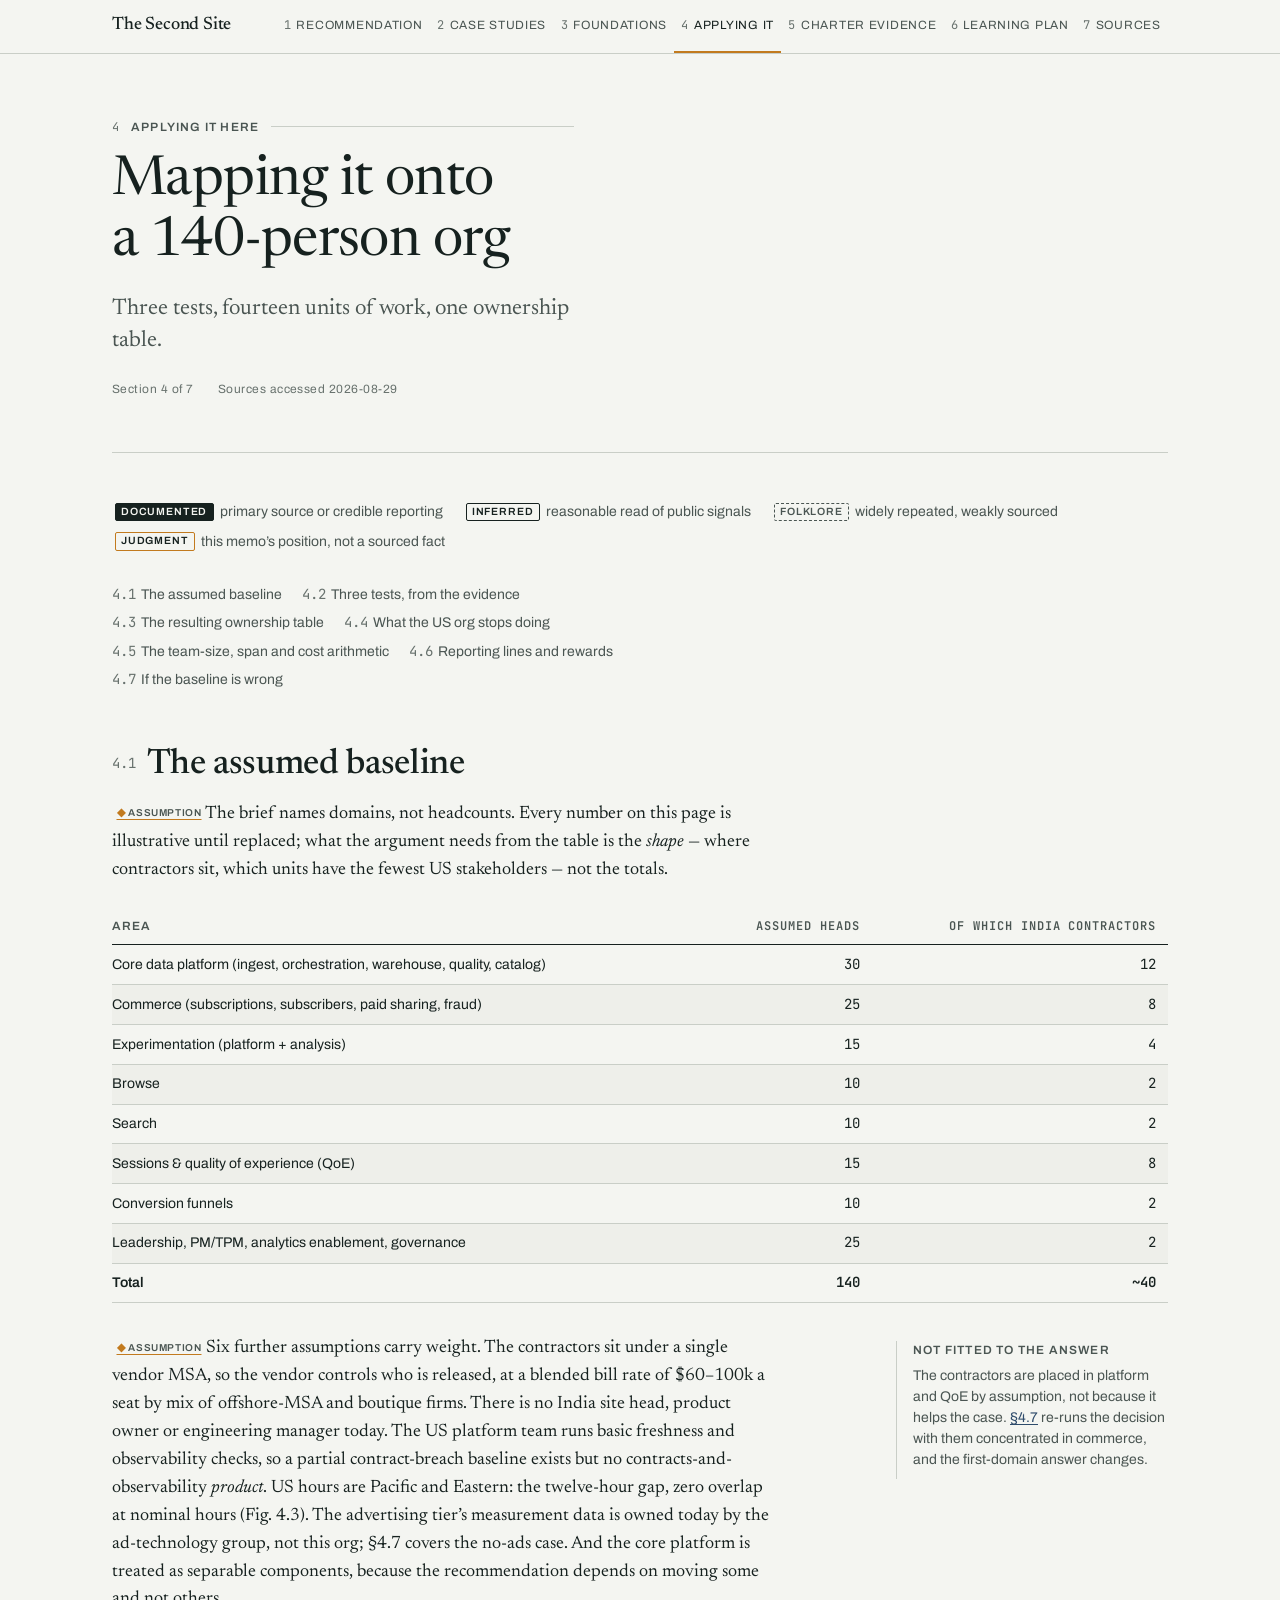
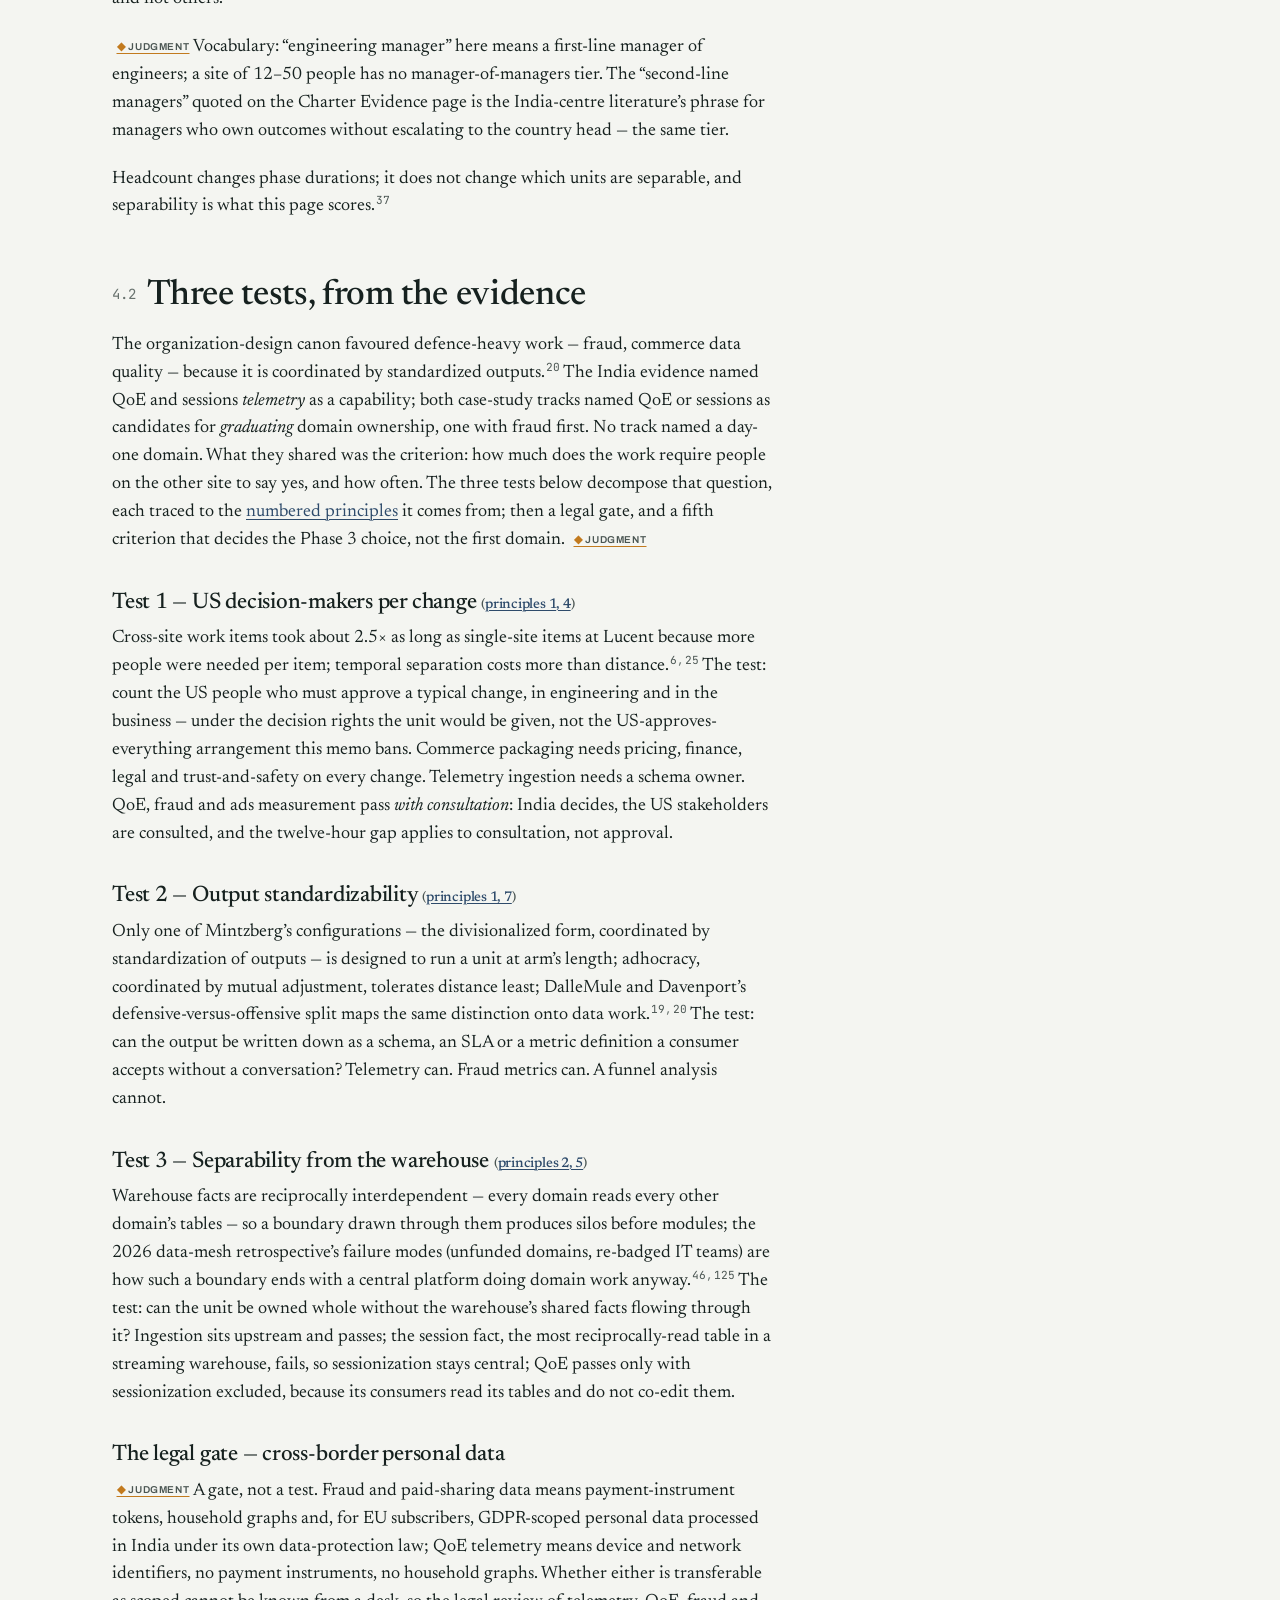
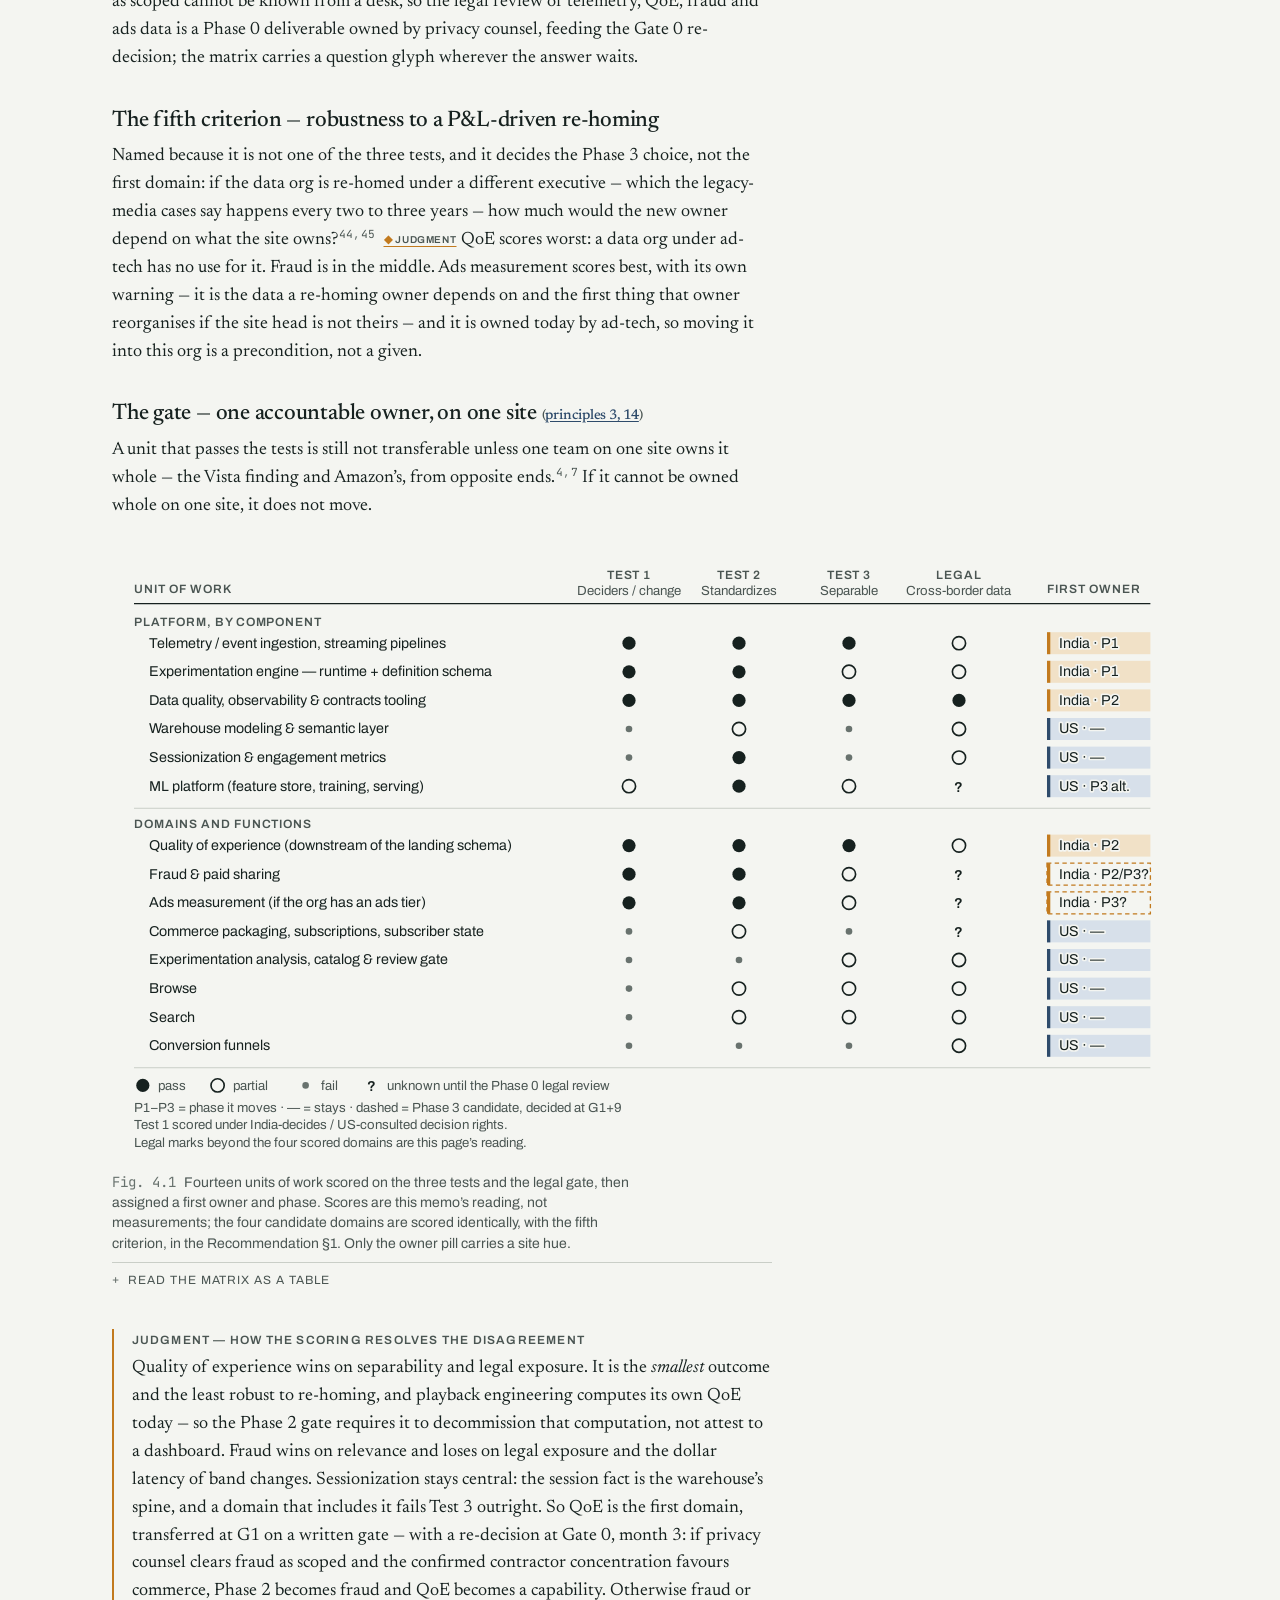
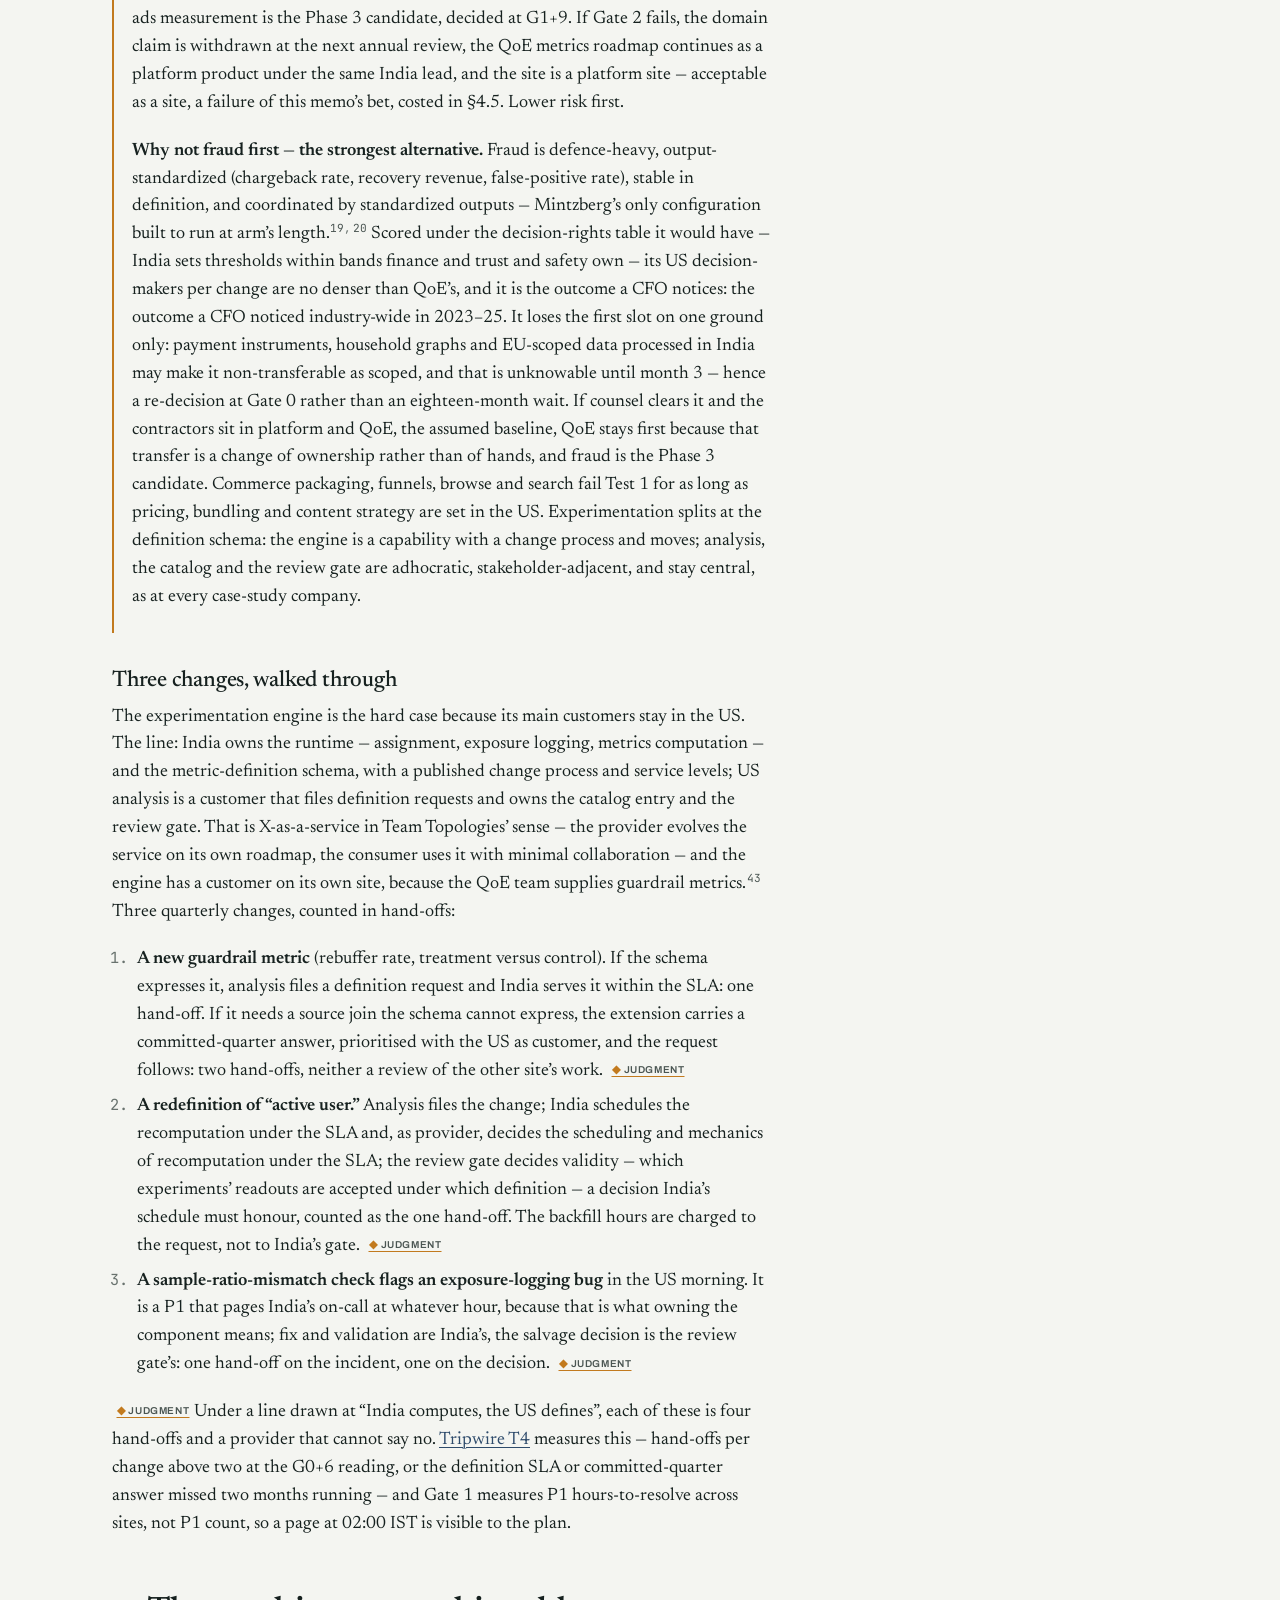
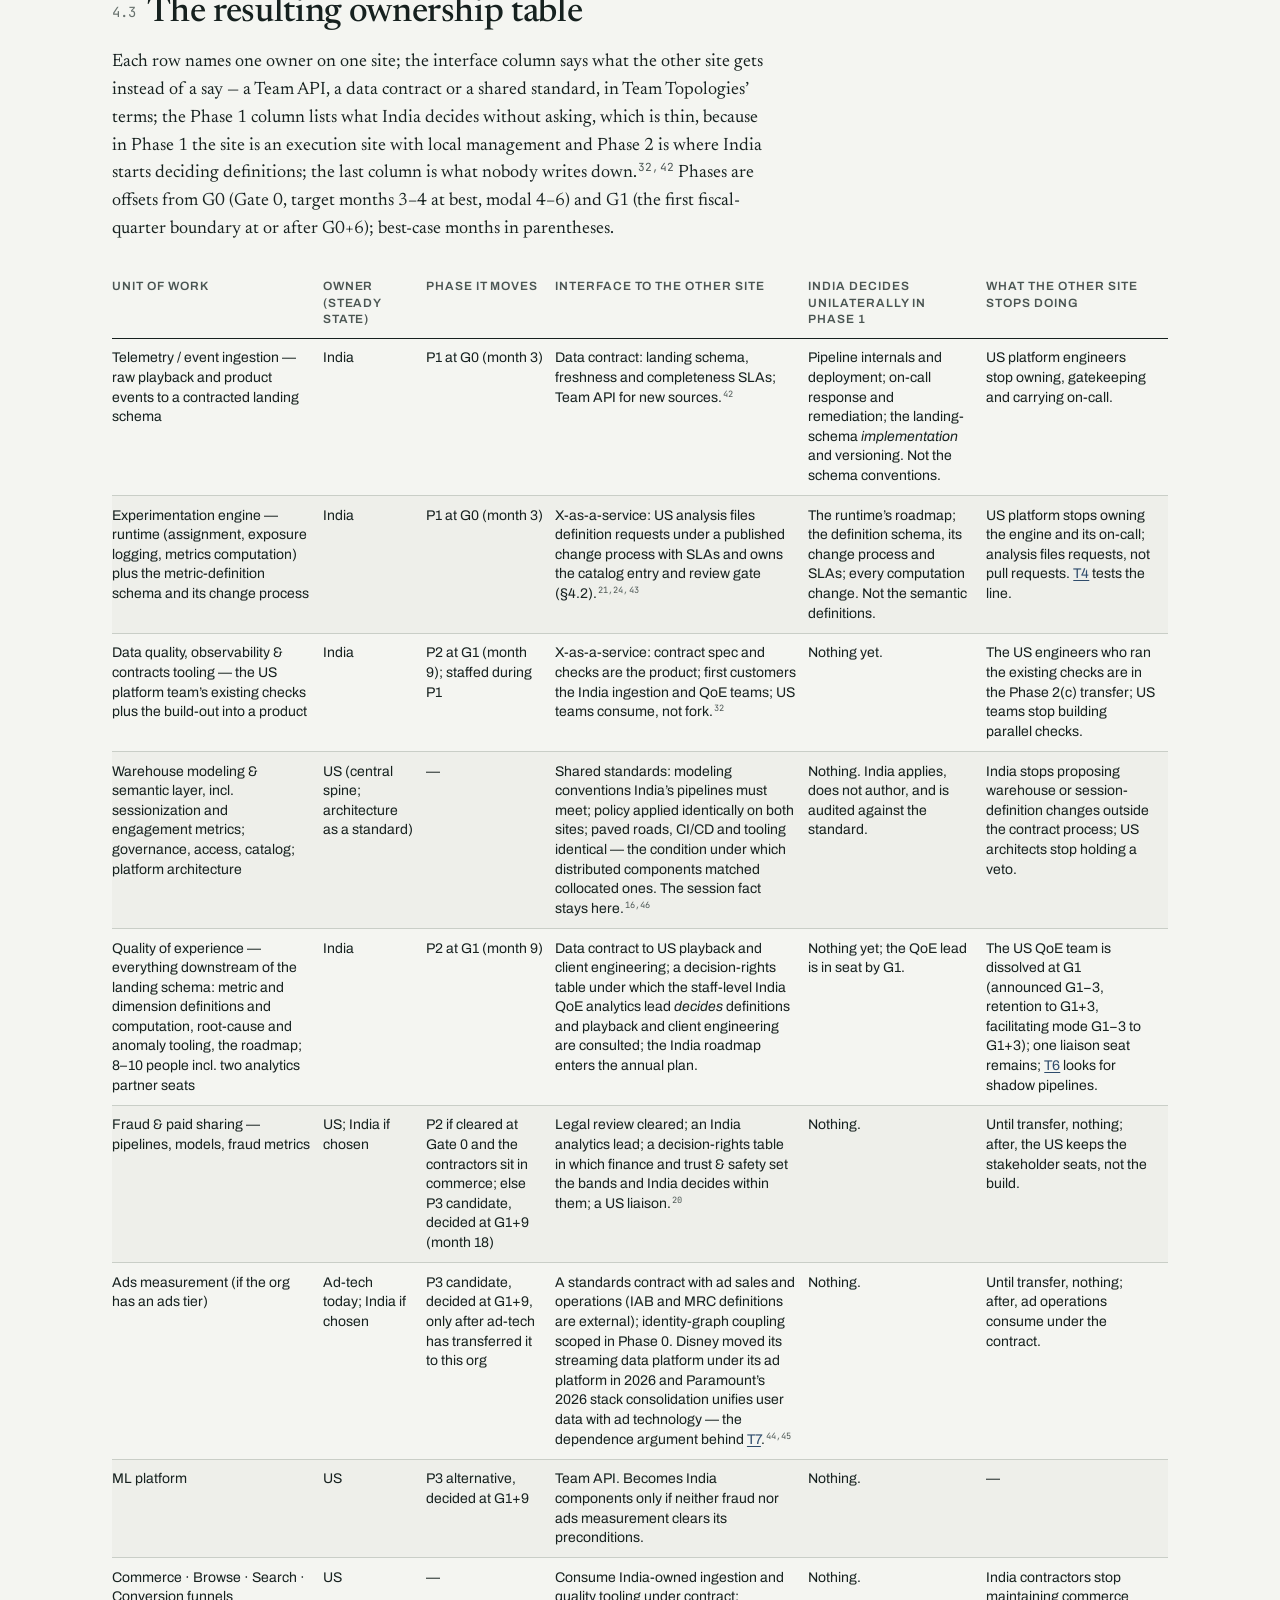
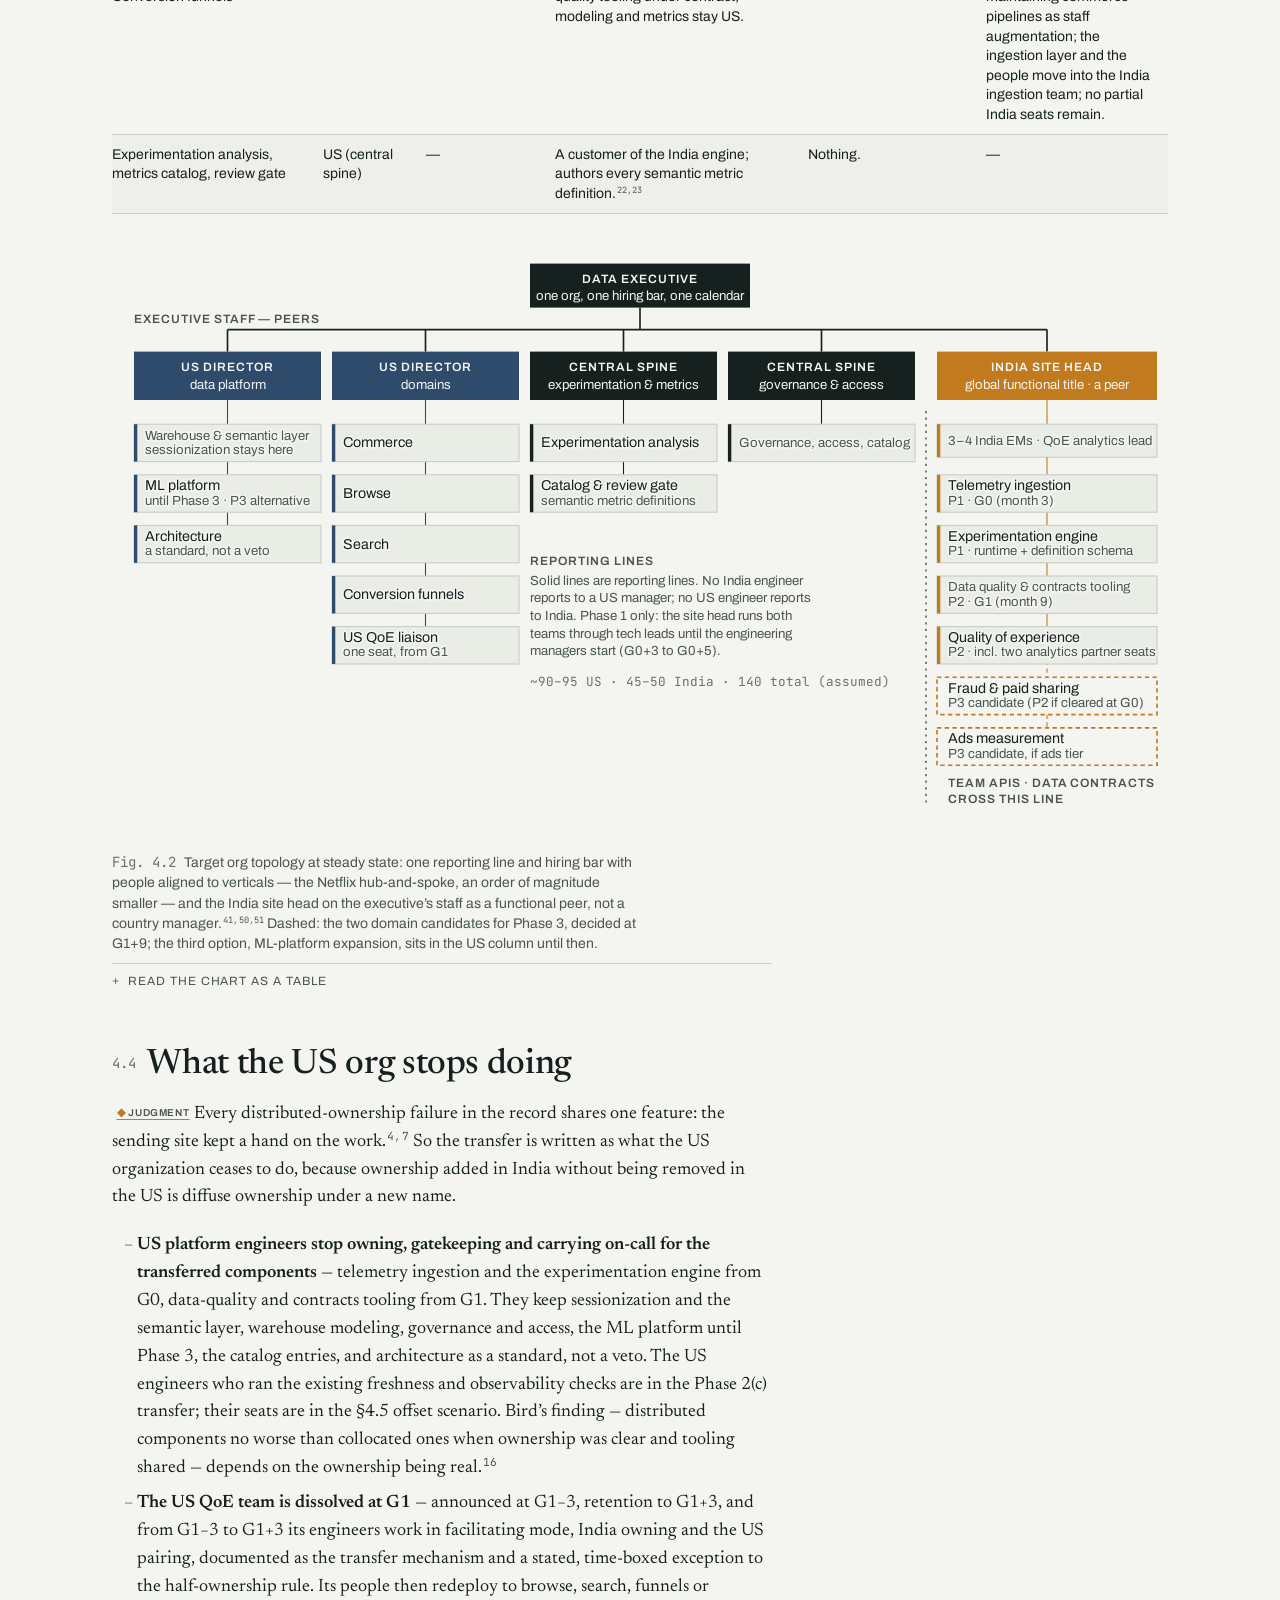
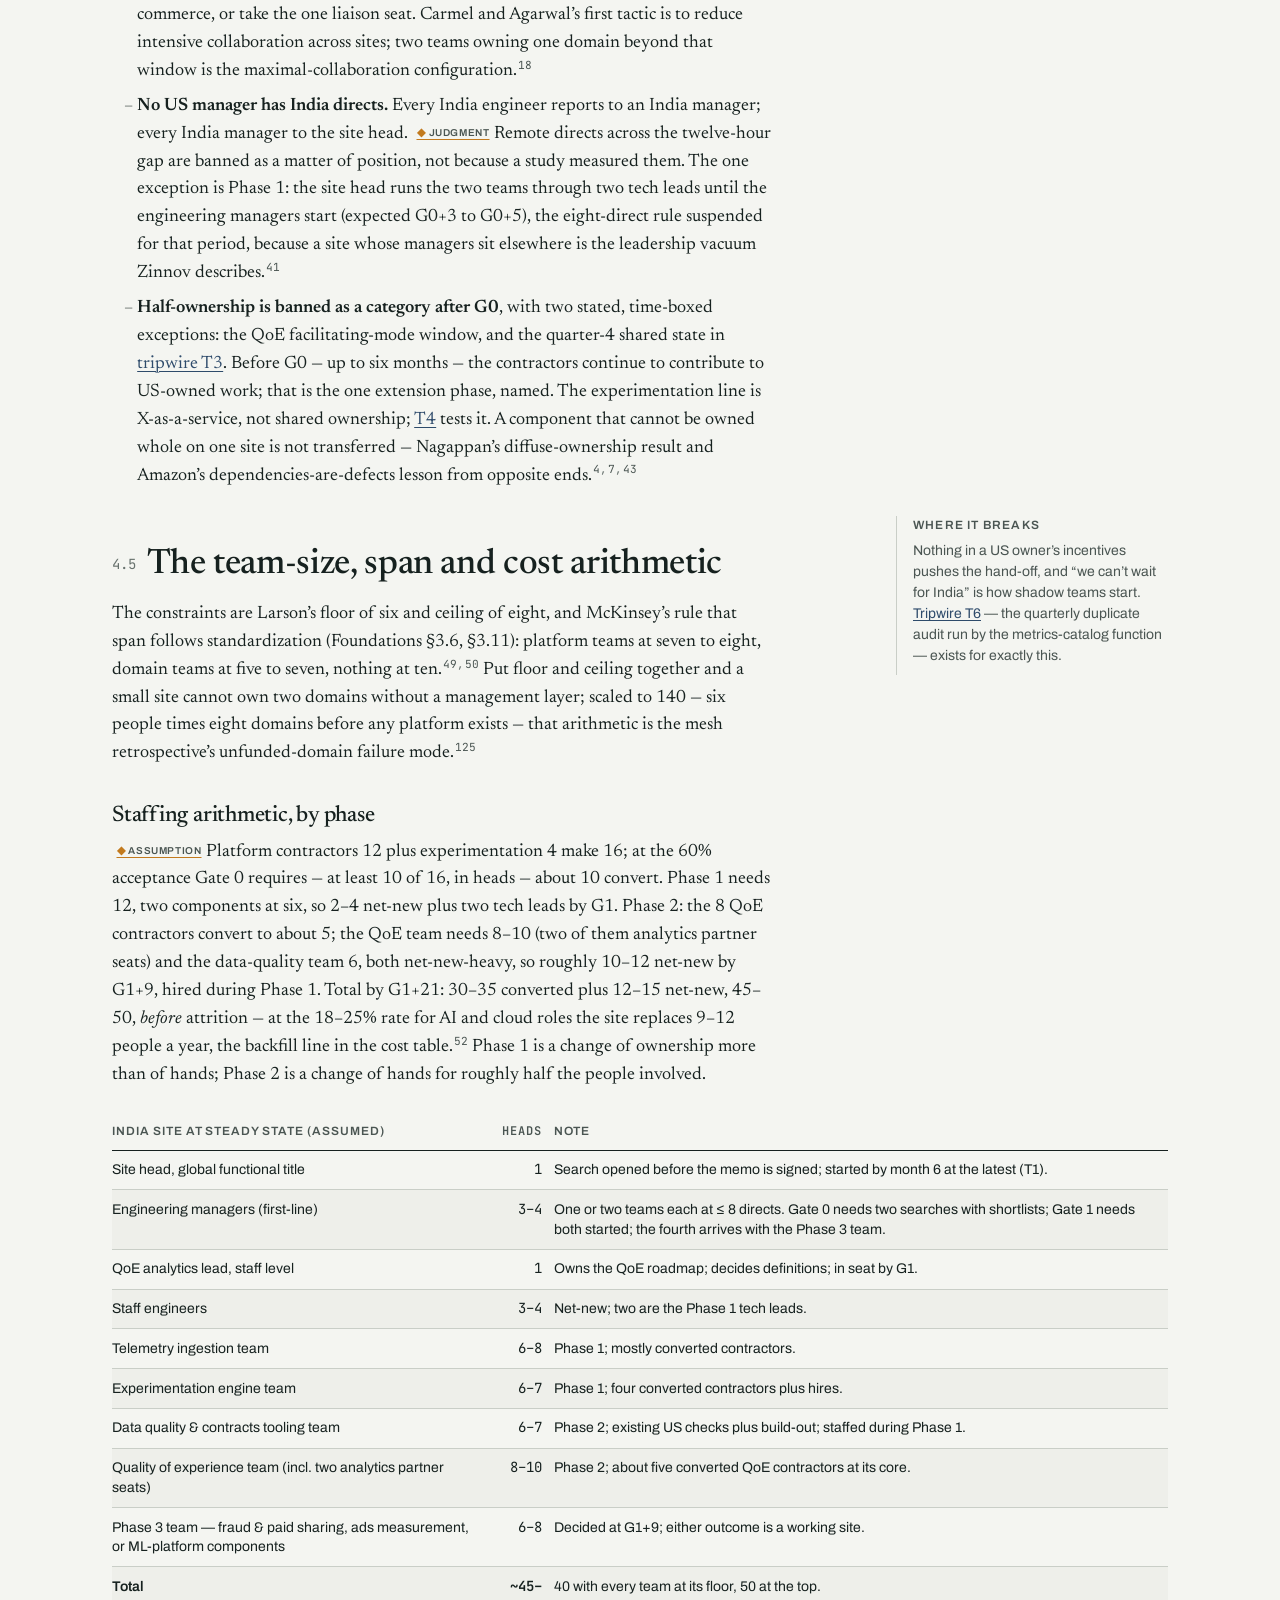
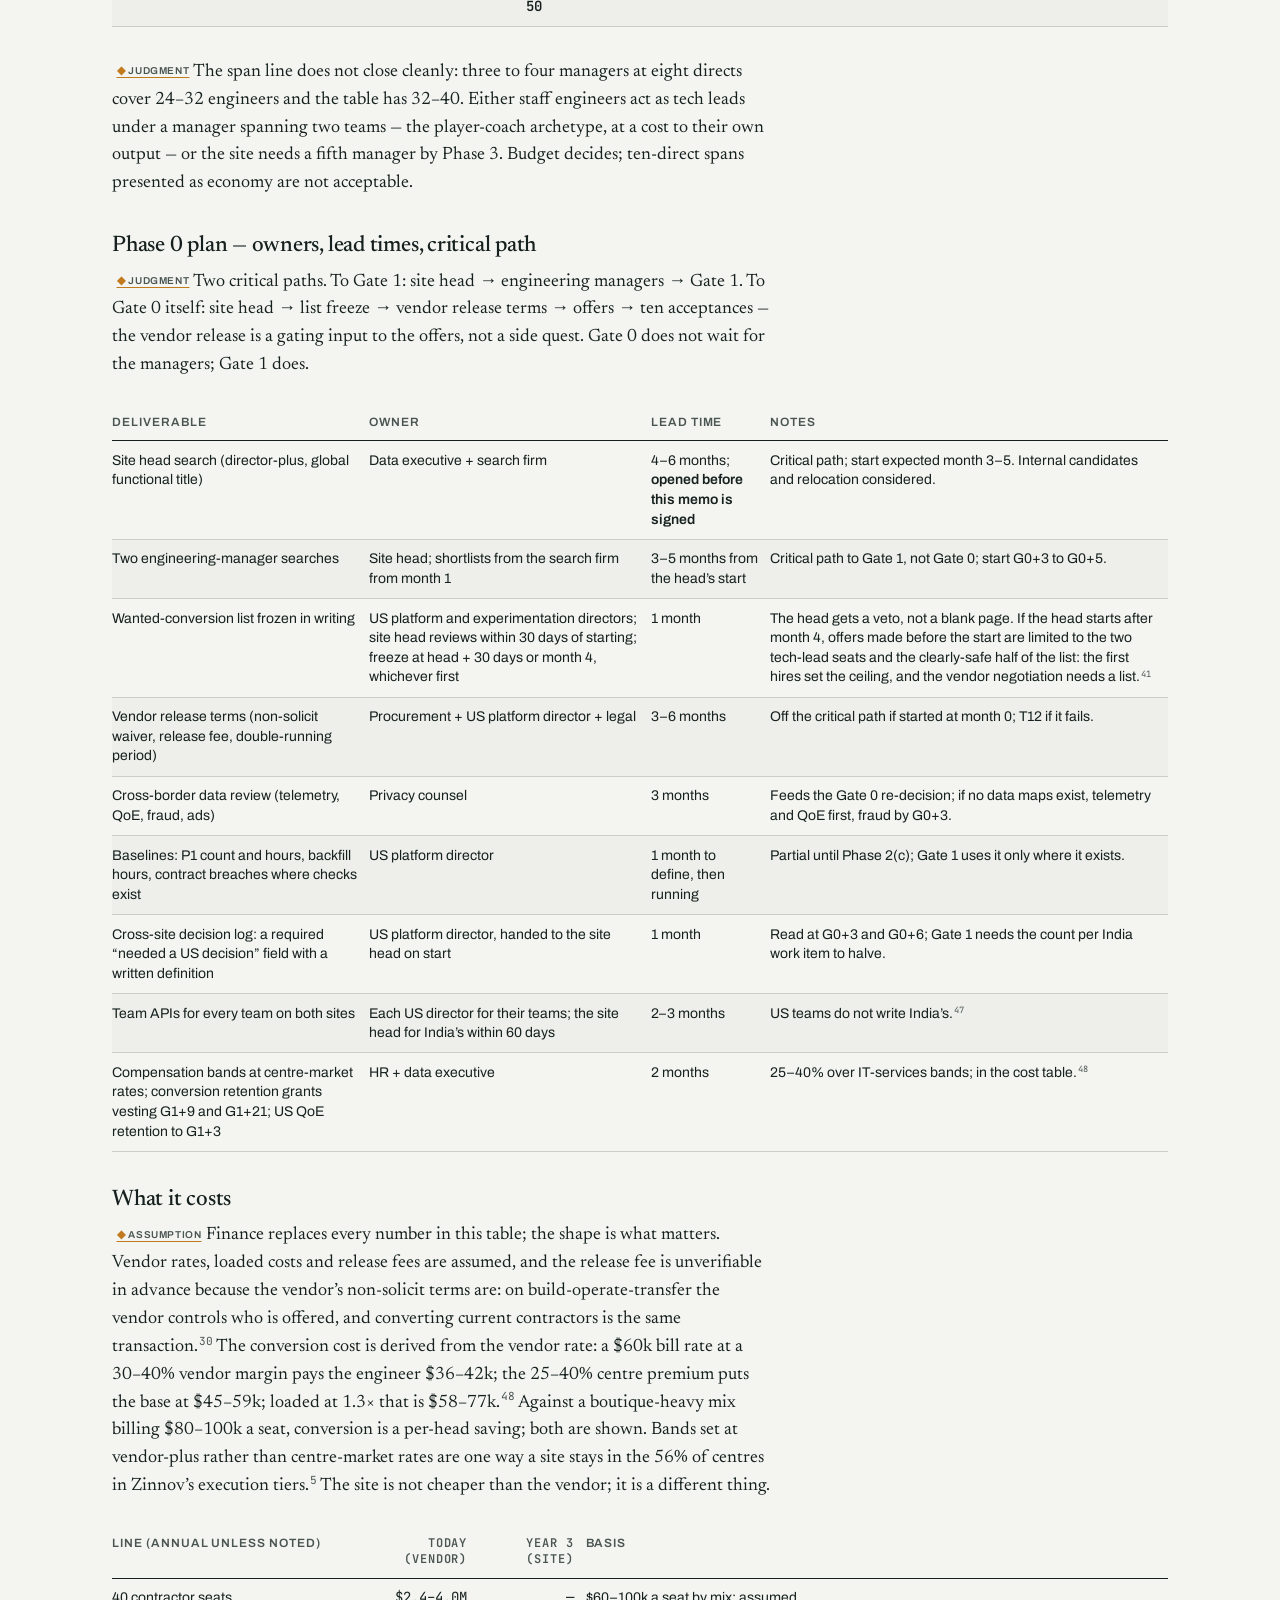
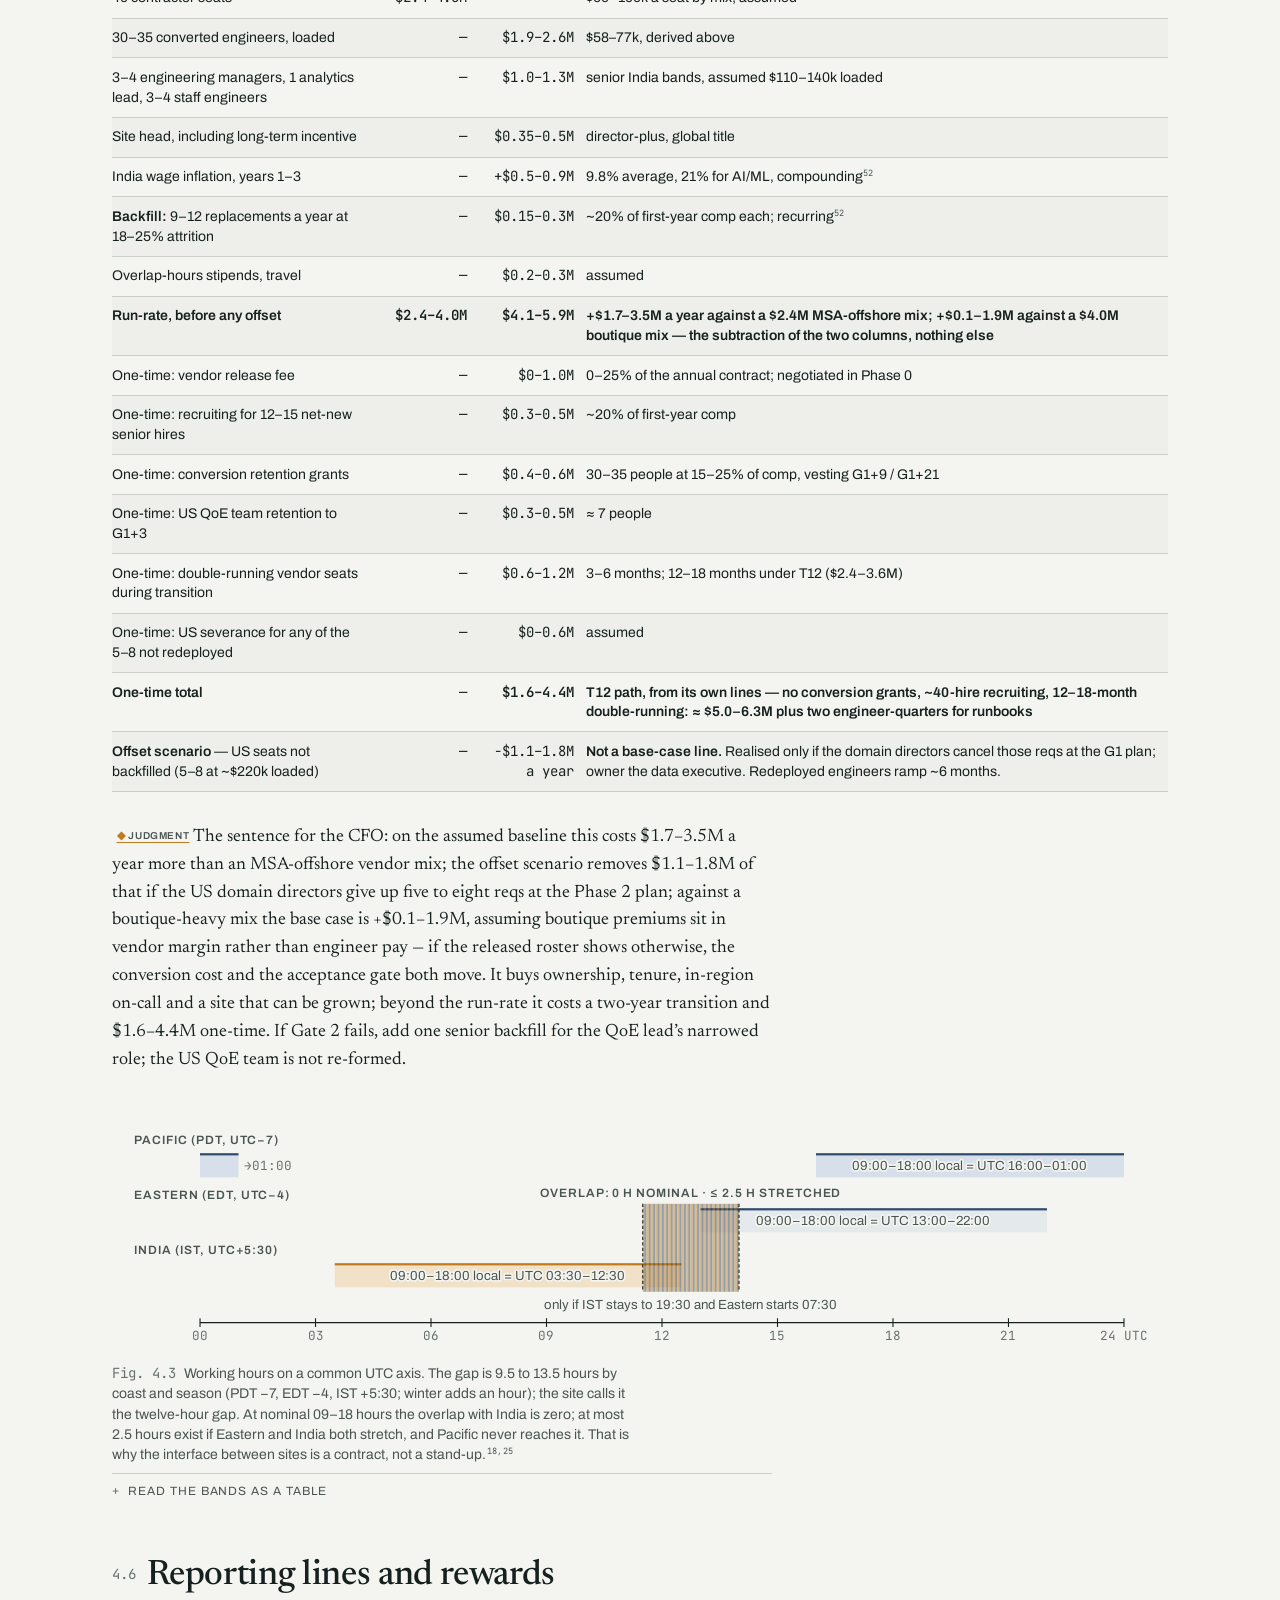
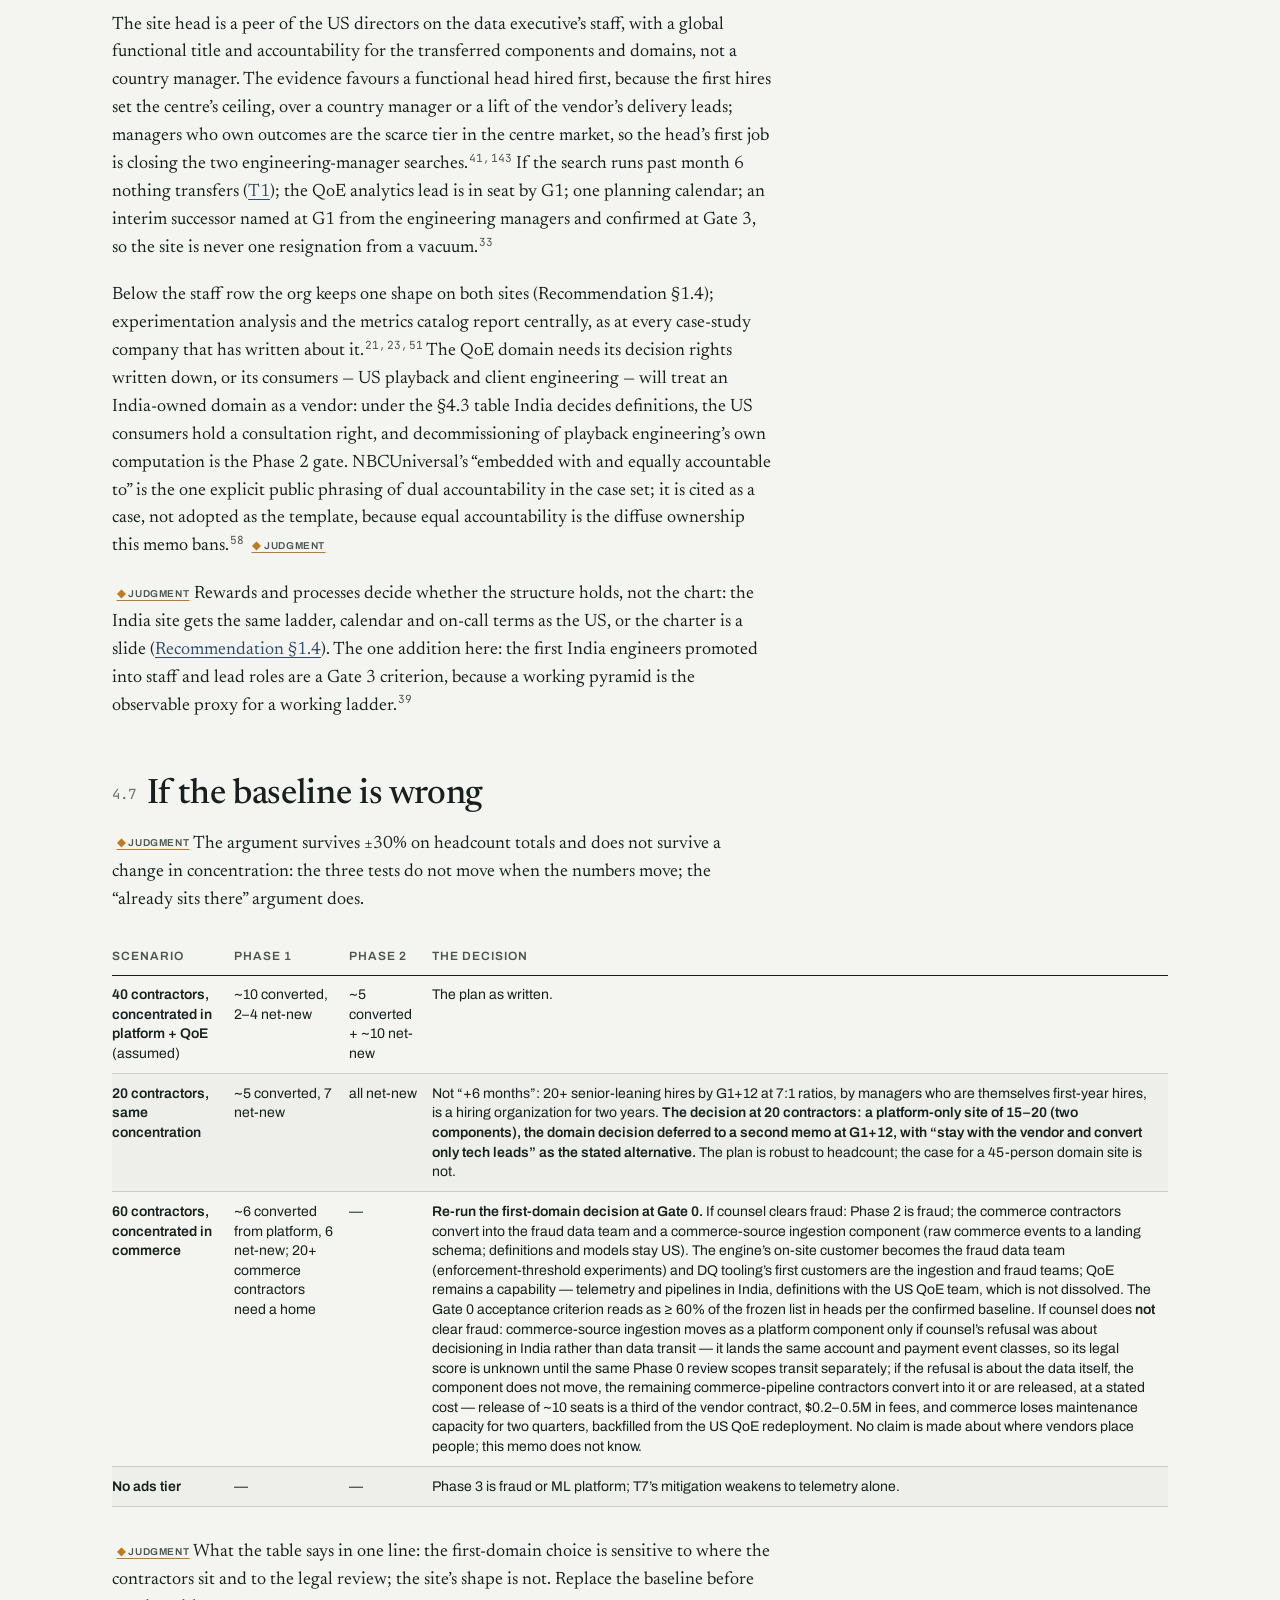
<file: docs/applying-it.html>
<!DOCTYPE html>
<html lang="en">
<head>
<meta charset="utf-8">
<meta name="viewport" content="width=device-width, initial-scale=1">
<title>Applying It Here — The Second Site</title>
<meta name="description" content="The frameworks and evidence applied to a ~140-person data organization and its domains.">
<link rel="icon" href="data:image/svg+xml,%3Csvg xmlns='http://www.w3.org/2000/svg' viewBox='0 0 16 16'%3E%3Crect width='16' height='16' fill='%23F4F5F1'/%3E%3Crect x='3' y='3' width='10' height='10' fill='%23C27A1E'/%3E%3C/svg%3E">
<link rel="preconnect" href="https://fonts.googleapis.com">
<link rel="preconnect" href="https://fonts.gstatic.com" crossorigin>
<link rel="preload" as="style" href="https://fonts.googleapis.com/css2?family=Newsreader:ital,opsz,wght@0,6..72,400;0,6..72,500;1,6..72,400&family=Archivo:wght@400;600&family=JetBrains+Mono:wght@400&display=swap">
<link rel="stylesheet" href="https://fonts.googleapis.com/css2?family=Newsreader:ital,opsz,wght@0,6..72,400;0,6..72,500;1,6..72,400&family=Archivo:wght@400;600&family=JetBrains+Mono:wght@400&display=swap">
<link rel="stylesheet" href="assets/site.css">
</head>
<body>
<a class="skip" href="#main">Skip to content</a>
<header class="site-header">
  <div class="inner">
    <a class="brand" href="index.html">The Second Site <em>— an org-design decision record</em></a>
    <nav class="site-nav" aria-label="Sections">
      <ol>
        <li><a href="index.html"><span class="n">1</span><span class="t">Recommendation</span></a></li>
        <li><a href="case-studies.html"><span class="n">2</span><span class="t">Case Studies</span></a></li>
        <li><a href="foundations.html"><span class="n">3</span><span class="t">Foundations</span></a></li>
        <li><a href="applying-it.html" aria-current="page"><span class="n">4</span><span class="t">Applying It</span></a></li>
        <li><a href="charter-evidence.html"><span class="n">5</span><span class="t">Charter Evidence</span></a></li>
        <li><a href="learning-plan.html"><span class="n">6</span><span class="t">Learning Plan</span></a></li>
        <li><a href="sources.html"><span class="n">7</span><span class="t">Sources</span></a></li>
      </ol>
    </nav>
  </div>
  <div class="progress" aria-hidden="true"></div>
</header>

<main id="main" class="page">
  <div class="page-head">
    <p class="eyebrow"><span class="num">4</span> Applying It Here</p>
    <h1>Mapping it onto a 140-person org</h1>
    <p class="dek">Three tests, fourteen units of work, one ownership table.</p>
    <p class="meta"><span>Section 4 of 7</span><span>Sources accessed 2026-08-29</span></p>
  </div>

  <div class="body">
    <div class="tag-key wide"><span><span class="tag tag-doc">documented</span> primary source or credible reporting</span><span><span class="tag tag-inf">inferred</span> reasonable read of public signals</span><span><span class="tag tag-folk">folklore</span> widely repeated, weakly sourced</span><span><span class="tag tag-judg">judgment</span> this memo’s position, not a sourced fact</span></div>
<ul class="toc"><li><a href="#baseline"><span class="n">4.1</span>The assumed baseline</a></li><li><a href="#tests"><span class="n">4.2</span>Three tests, from the evidence</a></li><li><a href="#ownership"><span class="n">4.3</span>The resulting ownership table</a></li><li><a href="#us-stops"><span class="n">4.4</span>What the US org stops doing</a></li><li><a href="#arithmetic"><span class="n">4.5</span>The team-size, span and cost arithmetic</a></li><li><a href="#reporting"><span class="n">4.6</span>Reporting lines and rewards</a></li><li><a href="#sensitivity"><span class="n">4.7</span>If the baseline is wrong</a></li></ul>

<h2 id="baseline"><span class="n">4.1</span>The assumed baseline</h2>
<p><span class="tag tag-judg">assumption</span> The brief names domains, not headcounts. Every number on this page is illustrative until replaced; what the argument needs from the table is the <em>shape</em> — where contractors sit, which units have the fewest US stakeholders — not the totals.</p>
<div class="tbl-wrap wide"><table><thead><tr><th>Area</th><th class="num">Assumed heads</th><th class="num">Of which India contractors</th></tr></thead><tbody>
<tr><td>Core data platform (ingest, orchestration, warehouse, quality, catalog)</td><td class="num">30</td><td class="num">12</td></tr>
<tr><td>Commerce (subscriptions, subscribers, paid sharing, fraud)</td><td class="num">25</td><td class="num">8</td></tr>
<tr><td>Experimentation (platform + analysis)</td><td class="num">15</td><td class="num">4</td></tr>
<tr><td>Browse</td><td class="num">10</td><td class="num">2</td></tr>
<tr><td>Search</td><td class="num">10</td><td class="num">2</td></tr>
<tr><td>Sessions &amp; quality of experience (QoE)</td><td class="num">15</td><td class="num">8</td></tr>
<tr><td>Conversion funnels</td><td class="num">10</td><td class="num">2</td></tr>
<tr><td>Leadership, PM/TPM, analytics enablement, governance</td><td class="num">25</td><td class="num">2</td></tr>
<tr><td><strong>Total</strong></td><td class="num"><strong>140</strong></td><td class="num"><strong>~40</strong></td></tr>
</tbody></table></div>
<aside class="rail"><span class="label">Not fitted to the answer</span><p>The contractors are placed in platform and QoE by assumption, not because it helps the case. <a href="#sensitivity">§4.7</a> re-runs the decision with them concentrated in commerce, and the first-domain answer changes.</p></aside>
<p><span class="tag tag-judg">assumption</span> Six further assumptions carry weight. The contractors sit under a single vendor MSA, so the vendor controls who is released, at a blended bill rate of $60–100k a seat by mix of offshore-MSA and boutique firms. There is no India site head, product owner or engineering manager today. The US platform team runs basic freshness and observability checks, so a partial contract-breach baseline exists but no contracts-and-observability <em>product</em>. US hours are Pacific and Eastern: the twelve-hour gap, zero overlap at nominal hours (Fig. 4.3). The advertising tier’s measurement data is owned today by the ad-technology group, not this org; §4.7 covers the no-ads case. And the core platform is treated as separable components, because the recommendation depends on moving some and not others.</p>
<p><span class="tag tag-judg">judgment</span> Vocabulary: “engineering manager” here means a first-line manager of engineers; a site of 12–50 people has no manager-of-managers tier. The “second-line managers” quoted on the Charter Evidence page is the India-centre literature’s phrase for managers who own outcomes without escalating to the country head — the same tier.</p>
<p>Headcount changes phase durations; it does not change which units are separable, and separability is what this page scores.<sup class="c"><a href="sources.html#s-37">37</a></sup></p>

<h2 id="tests"><span class="n">4.2</span>Three tests, from the evidence</h2>
<p>The organization-design canon favoured defence-heavy work — fraud, commerce data quality — because it is coordinated by standardized outputs.<sup class="c"><a href="sources.html#s-20">20</a></sup> The India evidence named QoE and sessions <em>telemetry</em> as a capability; both case-study tracks named QoE or sessions as candidates for <em>graduating</em> domain ownership, one with fraud first. No track named a day-one domain. What they shared was the criterion: how much does the work require people on the other site to say yes, and how often. The three tests below decompose that question, each traced to the <a href="foundations.html#principles-list">numbered principles</a> it comes from; then a legal gate, and a fifth criterion that decides the Phase 3 choice, not the first domain. <span class="tag tag-judg">judgment</span></p>

<h3>Test 1 — US decision-makers per change <span class="muted small">(<a href="foundations.html#principles-list">principles 1, 4</a>)</span></h3>
<p>Cross-site work items took about 2.5× as long as single-site items at Lucent because more people were needed per item; temporal separation costs more than distance.<sup class="c"><a href="sources.html#s-6">6</a><a href="sources.html#s-25">25</a></sup> The test: count the US people who must approve a typical change, in engineering and in the business — under the decision rights the unit would be given, not the US-approves-everything arrangement this memo bans. Commerce packaging needs pricing, finance, legal and trust-and-safety on every change. Telemetry ingestion needs a schema owner. QoE, fraud and ads measurement pass <em>with consultation</em>: India decides, the US stakeholders are consulted, and the twelve-hour gap applies to consultation, not approval.</p>

<h3>Test 2 — Output standardizability <span class="muted small">(<a href="foundations.html#principles-list">principles 1, 7</a>)</span></h3>
<p>Only one of Mintzberg’s configurations — the divisionalized form, coordinated by standardization of outputs — is designed to run a unit at arm’s length; adhocracy, coordinated by mutual adjustment, tolerates distance least; DalleMule and Davenport’s defensive-versus-offensive split maps the same distinction onto data work.<sup class="c"><a href="sources.html#s-19">19</a><a href="sources.html#s-20">20</a></sup> The test: can the output be written down as a schema, an SLA or a metric definition a consumer accepts without a conversation? Telemetry can. Fraud metrics can. A funnel analysis cannot.</p>

<h3>Test 3 — Separability from the warehouse <span class="muted small">(<a href="foundations.html#principles-list">principles 2, 5</a>)</span></h3>
<p>Warehouse facts are reciprocally interdependent — every domain reads every other domain’s tables — so a boundary drawn through them produces silos before modules; the 2026 data-mesh retrospective’s failure modes (unfunded domains, re-badged IT teams) are how such a boundary ends with a central platform doing domain work anyway.<sup class="c"><a href="sources.html#s-46">46</a><a href="sources.html#s-125">125</a></sup> The test: can the unit be owned whole without the warehouse’s shared facts flowing through it? Ingestion sits upstream and passes; the session fact, the most reciprocally-read table in a streaming warehouse, fails, so sessionization stays central; QoE passes only with sessionization excluded, because its consumers read its tables and do not co-edit them.</p>

<h3>The legal gate — cross-border personal data</h3>
<p><span class="tag tag-judg">judgment</span> A gate, not a test. Fraud and paid-sharing data means payment-instrument tokens, household graphs and, for EU subscribers, GDPR-scoped personal data processed in India under its own data-protection law; QoE telemetry means device and network identifiers, no payment instruments, no household graphs. Whether either is transferable as scoped cannot be known from a desk, so the legal review of telemetry, QoE, fraud and ads data is a Phase 0 deliverable owned by privacy counsel, feeding the Gate 0 re-decision; the matrix carries a question glyph wherever the answer waits.</p>

<h3>The fifth criterion — robustness to a P&amp;L-driven re-homing</h3>
<p>Named because it is not one of the three tests, and it decides the Phase 3 choice, not the first domain: if the data org is re-homed under a different executive — which the legacy-media cases say happens every two to three years — how much would the new owner depend on what the site owns?<sup class="c"><a href="sources.html#s-44">44</a><a href="sources.html#s-45">45</a></sup> <span class="tag tag-judg">judgment</span> QoE scores worst: a data org under ad-tech has no use for it. Fraud is in the middle. Ads measurement scores best, with its own warning — it is the data a re-homing owner depends on and the first thing that owner reorganises if the site head is not theirs — and it is owned today by ad-tech, so moving it into this org is a precondition, not a given.</p>

<h3>The gate — one accountable owner, on one site <span class="muted small">(<a href="foundations.html#principles-list">principles 3, 14</a>)</span></h3>
<p>A unit that passes the tests is still not transferable unless one team on one site owns it whole — the Vista finding and Amazon’s, from opposite ends.<sup class="c"><a href="sources.html#s-4">4</a><a href="sources.html#s-7">7</a></sup> If it cannot be owned whole on one site, it does not move.</p>

<figure class="wide scroll"><svg viewBox="0 0 960 552" role="img" aria-labelledby="f41t f41d">
<title id="f41t">Fourteen units of work scored on three tests and a legal gate, with a first owner and phase</title>
<desc id="f41d">A matrix of fourteen units of work scored pass, partial, fail or unknown on Tests 1–3 and the legal gate, with a first owner and phase; the table below carries every score.</desc>
<text x="20" y="36" class="fig-l">Unit of work</text>
<text x="470" y="24" class="fig-l" text-anchor="middle">Test 1</text>
<text x="470" y="38" class="fig-t2" text-anchor="middle">Deciders / change</text>
<text x="570" y="24" class="fig-l" text-anchor="middle">Test 2</text>
<text x="570" y="38" class="fig-t2" text-anchor="middle">Standardizes</text>
<text x="670" y="24" class="fig-l" text-anchor="middle">Test 3</text>
<text x="670" y="38" class="fig-t2" text-anchor="middle">Separable</text>
<text x="770" y="24" class="fig-l" text-anchor="middle">Legal</text>
<text x="770" y="38" class="fig-t2" text-anchor="middle">Cross-border data</text>
<text x="850" y="36" class="fig-l">First owner</text>
<line x1="20" y1="46" x2="944" y2="46" class="fig-stroke-ink" stroke-width="1"/>
<text x="20" y="66" class="fig-l">Platform, by component</text>

<text x="34" y="86" class="fig-t">Telemetry / event ingestion, streaming pipelines</text>
<circle cx="470" cy="82" r="6" class="fig-ink"/><circle cx="570" cy="82" r="6" class="fig-ink"/><circle cx="670" cy="82" r="6" class="fig-ink"/><circle cx="770" cy="82" r="6" class="fig-paper fig-stroke-ink" stroke-width="1.5"/>
<rect x="850" y="72" width="94" height="20" class="fig-in-soft"/><rect x="850" y="72" width="3" height="20" class="fig-in"/><text x="861" y="86" class="fig-t">India · P1</text>

<text x="34" y="112" class="fig-t">Experimentation engine — runtime + definition schema</text>
<circle cx="470" cy="108" r="6" class="fig-ink"/><circle cx="570" cy="108" r="6" class="fig-ink"/><circle cx="670" cy="108" r="6" class="fig-paper fig-stroke-ink" stroke-width="1.5"/><circle cx="770" cy="108" r="6" class="fig-paper fig-stroke-ink" stroke-width="1.5"/>
<rect x="850" y="98" width="94" height="20" class="fig-in-soft"/><rect x="850" y="98" width="3" height="20" class="fig-in"/><text x="861" y="112" class="fig-t">India · P1</text>

<text x="34" y="138" class="fig-t">Data quality, observability &amp; contracts tooling</text>
<circle cx="470" cy="134" r="6" class="fig-ink"/><circle cx="570" cy="134" r="6" class="fig-ink"/><circle cx="670" cy="134" r="6" class="fig-ink"/><circle cx="770" cy="134" r="6" class="fig-ink"/>
<rect x="850" y="124" width="94" height="20" class="fig-in-soft"/><rect x="850" y="124" width="3" height="20" class="fig-in"/><text x="861" y="138" class="fig-t">India · P2</text>

<text x="34" y="164" class="fig-t">Warehouse modeling &amp; semantic layer</text>
<circle cx="470" cy="160" r="3" class="fig-ink3"/><circle cx="570" cy="160" r="6" class="fig-paper fig-stroke-ink" stroke-width="1.5"/><circle cx="670" cy="160" r="3" class="fig-ink3"/><circle cx="770" cy="160" r="6" class="fig-paper fig-stroke-ink" stroke-width="1.5"/>
<rect x="850" y="150" width="94" height="20" class="fig-us-soft"/><rect x="850" y="150" width="3" height="20" class="fig-us"/><text x="861" y="164" class="fig-t">US · —</text>

<text x="34" y="190" class="fig-t">Sessionization &amp; engagement metrics</text>
<circle cx="470" cy="186" r="3" class="fig-ink3"/><circle cx="570" cy="186" r="6" class="fig-ink"/><circle cx="670" cy="186" r="3" class="fig-ink3"/><circle cx="770" cy="186" r="6" class="fig-paper fig-stroke-ink" stroke-width="1.5"/>
<rect x="850" y="176" width="94" height="20" class="fig-us-soft"/><rect x="850" y="176" width="3" height="20" class="fig-us"/><text x="861" y="190" class="fig-t">US · —</text>

<text x="34" y="216" class="fig-t">ML platform (feature store, training, serving)</text>
<circle cx="470" cy="212" r="6" class="fig-paper fig-stroke-ink" stroke-width="1.5"/><circle cx="570" cy="212" r="6" class="fig-ink"/><circle cx="670" cy="212" r="6" class="fig-paper fig-stroke-ink" stroke-width="1.5"/><text x="770" y="217" class="fig-t" text-anchor="middle" font-weight="600">?</text>
<rect x="850" y="202" width="94" height="20" class="fig-us-soft"/><rect x="850" y="202" width="3" height="20" class="fig-us"/><text x="861" y="216" class="fig-t">US · P3 alt.</text>

<line x1="20" y1="232" x2="944" y2="232" class="fig-rule" stroke-width="1"/>
<text x="20" y="250" class="fig-l">Domains and functions</text>

<text x="34" y="270" class="fig-t">Quality of experience (downstream of the landing schema)</text>
<circle cx="470" cy="266" r="6" class="fig-ink"/><circle cx="570" cy="266" r="6" class="fig-ink"/><circle cx="670" cy="266" r="6" class="fig-ink"/><circle cx="770" cy="266" r="6" class="fig-paper fig-stroke-ink" stroke-width="1.5"/>
<rect x="850" y="256" width="94" height="20" class="fig-in-soft"/><rect x="850" y="256" width="3" height="20" class="fig-in"/><text x="861" y="270" class="fig-t">India · P2</text>

<text x="34" y="296" class="fig-t">Fraud &amp; paid sharing</text>
<circle cx="470" cy="292" r="6" class="fig-ink"/><circle cx="570" cy="292" r="6" class="fig-ink"/><circle cx="670" cy="292" r="6" class="fig-paper fig-stroke-ink" stroke-width="1.5"/><text x="770" y="297" class="fig-t" text-anchor="middle" font-weight="600">?</text>
<rect x="850" y="282" width="94" height="20" class="fig-paper fig-stroke-in fig-dash" stroke-width="1.2"/><rect x="850" y="282" width="3" height="20" class="fig-in"/><text x="861" y="296" class="fig-t">India · P2/P3?</text>

<text x="34" y="322" class="fig-t">Ads measurement (if the org has an ads tier)</text>
<circle cx="470" cy="318" r="6" class="fig-ink"/><circle cx="570" cy="318" r="6" class="fig-ink"/><circle cx="670" cy="318" r="6" class="fig-paper fig-stroke-ink" stroke-width="1.5"/><text x="770" y="323" class="fig-t" text-anchor="middle" font-weight="600">?</text>
<rect x="850" y="308" width="94" height="20" class="fig-paper fig-stroke-in fig-dash" stroke-width="1.2"/><rect x="850" y="308" width="3" height="20" class="fig-in"/><text x="861" y="322" class="fig-t">India · P3?</text>

<text x="34" y="348" class="fig-t">Commerce packaging, subscriptions, subscriber state</text>
<circle cx="470" cy="344" r="3" class="fig-ink3"/><circle cx="570" cy="344" r="6" class="fig-paper fig-stroke-ink" stroke-width="1.5"/><circle cx="670" cy="344" r="3" class="fig-ink3"/><text x="770" y="349" class="fig-t" text-anchor="middle" font-weight="600">?</text>
<rect x="850" y="334" width="94" height="20" class="fig-us-soft"/><rect x="850" y="334" width="3" height="20" class="fig-us"/><text x="861" y="348" class="fig-t">US · —</text>

<text x="34" y="374" class="fig-t">Experimentation analysis, catalog &amp; review gate</text>
<circle cx="470" cy="370" r="3" class="fig-ink3"/><circle cx="570" cy="370" r="3" class="fig-ink3"/><circle cx="670" cy="370" r="6" class="fig-paper fig-stroke-ink" stroke-width="1.5"/><circle cx="770" cy="370" r="6" class="fig-paper fig-stroke-ink" stroke-width="1.5"/>
<rect x="850" y="360" width="94" height="20" class="fig-us-soft"/><rect x="850" y="360" width="3" height="20" class="fig-us"/><text x="861" y="374" class="fig-t">US · —</text>

<text x="34" y="400" class="fig-t">Browse</text>
<circle cx="470" cy="396" r="3" class="fig-ink3"/><circle cx="570" cy="396" r="6" class="fig-paper fig-stroke-ink" stroke-width="1.5"/><circle cx="670" cy="396" r="6" class="fig-paper fig-stroke-ink" stroke-width="1.5"/><circle cx="770" cy="396" r="6" class="fig-paper fig-stroke-ink" stroke-width="1.5"/>
<rect x="850" y="386" width="94" height="20" class="fig-us-soft"/><rect x="850" y="386" width="3" height="20" class="fig-us"/><text x="861" y="400" class="fig-t">US · —</text>

<text x="34" y="426" class="fig-t">Search</text>
<circle cx="470" cy="422" r="3" class="fig-ink3"/><circle cx="570" cy="422" r="6" class="fig-paper fig-stroke-ink" stroke-width="1.5"/><circle cx="670" cy="422" r="6" class="fig-paper fig-stroke-ink" stroke-width="1.5"/><circle cx="770" cy="422" r="6" class="fig-paper fig-stroke-ink" stroke-width="1.5"/>
<rect x="850" y="412" width="94" height="20" class="fig-us-soft"/><rect x="850" y="412" width="3" height="20" class="fig-us"/><text x="861" y="426" class="fig-t">US · —</text>

<text x="34" y="452" class="fig-t">Conversion funnels</text>
<circle cx="470" cy="448" r="3" class="fig-ink3"/><circle cx="570" cy="448" r="3" class="fig-ink3"/><circle cx="670" cy="448" r="3" class="fig-ink3"/><circle cx="770" cy="448" r="6" class="fig-paper fig-stroke-ink" stroke-width="1.5"/>
<rect x="850" y="438" width="94" height="20" class="fig-us-soft"/><rect x="850" y="438" width="3" height="20" class="fig-us"/><text x="861" y="452" class="fig-t">US · —</text>

<line x1="20" y1="468" x2="944" y2="468" class="fig-rule" stroke-width="1"/>
<circle cx="28" cy="484" r="6" class="fig-ink"/><text x="42" y="488" class="fig-t2">pass</text>
<circle cx="96" cy="484" r="6" class="fig-paper fig-stroke-ink" stroke-width="1.5"/><text x="110" y="488" class="fig-t2">partial</text>
<circle cx="176" cy="484" r="3" class="fig-ink3"/><text x="190" y="488" class="fig-t2">fail</text>
<text x="236" y="489" class="fig-t" text-anchor="middle" font-weight="600">?</text><text x="250" y="488" class="fig-t2">unknown until the Phase 0 legal review</text>
<text x="20" y="508" class="fig-t2">P1–P3 = phase it moves · — = stays · dashed = Phase 3 candidate, decided at G1+9</text>
<text x="20" y="524" class="fig-t2">Test 1 scored under India-decides / US-consulted decision rights.</text>
<text x="20" y="540" class="fig-t2">Legal marks beyond the four scored domains are this page’s reading.</text>
</svg>
<p class="cue">scroll →</p>
<figcaption><span class="fig">Fig. 4.1</span>Fourteen units of work scored on the three tests and the legal gate, then assigned a first owner and phase. Scores are this memo’s reading, not measurements; the four candidate domains are scored identically, with the fifth criterion, in the Recommendation §1. Only the owner pill carries a site hue.</figcaption>
<details class="alt"><summary>Read the matrix as a table</summary>
<div class="tbl-wrap"><table><thead><tr><th>Unit of work</th><th>Test 1 (India decides, US consulted)</th><th>Test 2</th><th>Test 3</th><th>Legal</th><th>First owner</th></tr></thead><tbody>
<tr><td>Telemetry / event ingestion</td><td>pass</td><td>pass</td><td>pass</td><td>partial</td><td>India · P1</td></tr>
<tr><td>Experimentation engine (runtime + definition schema)</td><td>pass</td><td>pass</td><td>partial</td><td>partial</td><td>India · P1</td></tr>
<tr><td>Data quality, observability &amp; contracts tooling</td><td>pass</td><td>pass</td><td>pass</td><td>pass</td><td>India · P2</td></tr>
<tr><td>Warehouse modeling &amp; semantic layer</td><td>fail</td><td>partial</td><td>fail</td><td>partial</td><td>US</td></tr>
<tr><td>Sessionization &amp; engagement metrics</td><td>fail — finance, content, marketing, product all consume</td><td>pass</td><td>fail — the most reciprocally-read table</td><td>partial</td><td>US</td></tr>
<tr><td>ML platform</td><td>partial</td><td>pass</td><td>partial</td><td>unknown</td><td>US · P3 alternative</td></tr>
<tr><td>Quality of experience (downstream of the landing schema)</td><td>pass with consultation — India decides definitions; playback and client engineering consulted</td><td>pass</td><td>pass, if sessionization is excluded</td><td>partial — device and network identifiers</td><td>India · P2</td></tr>
<tr><td>Fraud &amp; paid sharing</td><td>pass with consultation within bands set by finance and trust &amp; safety</td><td>pass</td><td>partial — reads account, payment, device and session facts</td><td>unknown — payment tokens, household graphs, EU data</td><td>India · P2 if cleared at Gate 0 and the contractors sit in commerce; else P3 candidate</td></tr>
<tr><td>Ads measurement (if the org has an ads tier)</td><td>pass with consultation — standards are external (IAB, MRC)</td><td>pass</td><td>partial — identity-graph coupling</td><td>unknown — identity data</td><td>India · P3 candidate, once ad-tech transfers it to this org</td></tr>
<tr><td>Commerce packaging, subscriptions, subscriber state</td><td>fail</td><td>partial</td><td>fail</td><td>unknown</td><td>US</td></tr>
<tr><td>Experimentation analysis, catalog, review gate</td><td>fail</td><td>fail</td><td>partial</td><td>partial</td><td>US</td></tr>
<tr><td>Browse · Search</td><td>fail</td><td>partial</td><td>partial</td><td>partial</td><td>US</td></tr>
<tr><td>Conversion funnels</td><td>fail</td><td>fail</td><td>fail</td><td>partial</td><td>US</td></tr>
</tbody></table></div></details></figure>

<div class="judgment"><span class="label">Judgment — how the scoring resolves the disagreement</span><p>Quality of experience wins on separability and legal exposure. It is the <em>smallest</em> outcome and the least robust to re-homing, and playback engineering computes its own QoE today — so the Phase 2 gate requires it to decommission that computation, not attest to a dashboard. Fraud wins on relevance and loses on legal exposure and the dollar latency of band changes. Sessionization stays central: the session fact is the warehouse’s spine, and a domain that includes it fails Test 3 outright. So QoE is the first domain, transferred at G1 on a written gate — with a re-decision at Gate 0, month 3: if privacy counsel clears fraud as scoped and the confirmed contractor concentration favours commerce, Phase 2 becomes fraud and QoE becomes a capability. Otherwise fraud or ads measurement is the Phase 3 candidate, decided at G1+9. If Gate 2 fails, the domain claim is withdrawn at the next annual review, the QoE metrics roadmap continues as a platform product under the same India lead, and the site is a platform site — acceptable as a site, a failure of this memo’s bet, costed in §4.5. Lower risk first.</p>
<p><strong>Why not fraud first — the strongest alternative.</strong> Fraud is defence-heavy, output-standardized (chargeback rate, recovery revenue, false-positive rate), stable in definition, and coordinated by standardized outputs — Mintzberg’s only configuration built to run at arm’s length.<sup class="c"><a href="sources.html#s-19">19</a><a href="sources.html#s-20">20</a></sup> Scored under the decision-rights table it would have — India sets thresholds within bands finance and trust and safety own — its US decision-makers per change are no denser than QoE’s, and it is the outcome a CFO notices: the outcome a CFO noticed industry-wide in 2023–25. It loses the first slot on one ground only: payment instruments, household graphs and EU-scoped data processed in India may make it non-transferable as scoped, and that is unknowable until month 3 — hence a re-decision at Gate 0 rather than an eighteen-month wait. If counsel clears it and the contractors sit in platform and QoE, the assumed baseline, QoE stays first because that transfer is a change of ownership rather than of hands, and fraud is the Phase 3 candidate. Commerce packaging, funnels, browse and search fail Test 1 for as long as pricing, bundling and content strategy are set in the US. Experimentation splits at the definition schema: the engine is a capability with a change process and moves; analysis, the catalog and the review gate are adhocratic, stakeholder-adjacent, and stay central, as at every case-study company.</p></div>

<h3>Three changes, walked through</h3>
<p>The experimentation engine is the hard case because its main customers stay in the US. The line: India owns the runtime — assignment, exposure logging, metrics computation — and the metric-definition schema, with a published change process and service levels; US analysis is a customer that files definition requests and owns the catalog entry and the review gate. That is X-as-a-service in Team Topologies’ sense — the provider evolves the service on its own roadmap, the consumer uses it with minimal collaboration — and the engine has a customer on its own site, because the QoE team supplies guardrail metrics.<sup class="c"><a href="sources.html#s-43">43</a></sup> Three quarterly changes, counted in hand-offs:</p>
<ol>
<li><strong>A new guardrail metric</strong> (rebuffer rate, treatment versus control). If the schema expresses it, analysis files a definition request and India serves it within the SLA: one hand-off. If it needs a source join the schema cannot express, the extension carries a committed-quarter answer, prioritised with the US as customer, and the request follows: two hand-offs, neither a review of the other site’s work. <span class="tag tag-judg">judgment</span></li>
<li><strong>A redefinition of “active user.”</strong> Analysis files the change; India schedules the recomputation under the SLA and, as provider, decides the scheduling and mechanics of recomputation under the SLA; the review gate decides validity — which experiments’ readouts are accepted under which definition — a decision India’s schedule must honour, counted as the one hand-off. The backfill hours are charged to the request, not to India’s gate. <span class="tag tag-judg">judgment</span></li>
<li><strong>A sample-ratio-mismatch check flags an exposure-logging bug</strong> in the US morning. It is a P1 that pages India’s on-call at whatever hour, because that is what owning the component means; fix and validation are India’s, the salvage decision is the review gate’s: one hand-off on the incident, one on the decision. <span class="tag tag-judg">judgment</span></li>
</ol>
<p><span class="tag tag-judg">judgment</span> Under a line drawn at “India computes, the US defines”, each of these is four hand-offs and a provider that cannot say no. <a href="index.html#tripwires">Tripwire T4</a> measures this — hand-offs per change above two at the G0+6 reading, or the definition SLA or committed-quarter answer missed two months running — and Gate 1 measures P1 hours-to-resolve across sites, not P1 count, so a page at 02:00 IST is visible to the plan.</p>

<h2 id="ownership"><span class="n">4.3</span>The resulting ownership table</h2>
<p>Each row names one owner on one site; the interface column says what the other site gets instead of a say — a Team API, a data contract or a shared standard, in Team Topologies’ terms; the Phase 1 column lists what India decides without asking, which is thin, because in Phase 1 the site is an execution site with local management and Phase 2 is where India starts deciding definitions; the last column is what nobody writes down.<sup class="c"><a href="sources.html#s-32">32</a><a href="sources.html#s-42">42</a></sup> Phases are offsets from G0 (Gate 0, target months 3–4 at best, modal 4–6) and G1 (the first fiscal-quarter boundary at or after G0+6); best-case months in parentheses.</p>
<div class="tbl-wrap wide"><table><thead><tr><th>Unit of work</th><th>Owner (steady state)</th><th>Phase it moves</th><th>Interface to the other site</th><th>India decides unilaterally in Phase 1</th><th>What the other site stops doing</th></tr></thead><tbody>
<tr><td>Telemetry / event ingestion — raw playback and product events to a contracted landing schema</td><td>India</td><td>P1 at G0 (month 3)</td><td>Data contract: landing schema, freshness and completeness SLAs; Team API for new sources.<sup class="c"><a href="sources.html#s-42">42</a></sup></td><td>Pipeline internals and deployment; on-call response and remediation; the landing-schema <em>implementation</em> and versioning. Not the schema conventions.</td><td>US platform engineers stop owning, gatekeeping and carrying on-call.</td></tr>
<tr><td>Experimentation engine — runtime (assignment, exposure logging, metrics computation) plus the metric-definition schema and its change process</td><td>India</td><td>P1 at G0 (month 3)</td><td>X-as-a-service: US analysis files definition requests under a published change process with SLAs and owns the catalog entry and review gate (§4.2).<sup class="c"><a href="sources.html#s-21">21</a><a href="sources.html#s-24">24</a><a href="sources.html#s-43">43</a></sup></td><td>The runtime’s roadmap; the definition schema, its change process and SLAs; every computation change. Not the semantic definitions.</td><td>US platform stops owning the engine and its on-call; analysis files requests, not pull requests. <a href="index.html#tripwires">T4</a> tests the line.</td></tr>
<tr><td>Data quality, observability &amp; contracts tooling — the US platform team’s existing checks plus the build-out into a product</td><td>India</td><td>P2 at G1 (month 9); staffed during P1</td><td>X-as-a-service: contract spec and checks are the product; first customers the India ingestion and QoE teams; US teams consume, not fork.<sup class="c"><a href="sources.html#s-32">32</a></sup></td><td>Nothing yet.</td><td>The US engineers who ran the existing checks are in the Phase 2(c) transfer; US teams stop building parallel checks.</td></tr>
<tr><td>Warehouse modeling &amp; semantic layer, incl. sessionization and engagement metrics; governance, access, catalog; platform architecture</td><td>US (central spine; architecture as a standard)</td><td>—</td><td>Shared standards: modeling conventions India’s pipelines must meet; policy applied identically on both sites; paved roads, CI/CD and tooling identical — the condition under which distributed components matched collocated ones. The session fact stays here.<sup class="c"><a href="sources.html#s-16">16</a><a href="sources.html#s-46">46</a></sup></td><td>Nothing. India applies, does not author, and is audited against the standard.</td><td>India stops proposing warehouse or session-definition changes outside the contract process; US architects stop holding a veto.</td></tr>
<tr><td>Quality of experience — everything downstream of the landing schema: metric and dimension definitions and computation, root-cause and anomaly tooling, the roadmap; 8–10 people incl. two analytics partner seats</td><td>India</td><td>P2 at G1 (month 9)</td><td>Data contract to US playback and client engineering; a decision-rights table under which the staff-level India QoE analytics lead <em>decides</em> definitions and playback and client engineering are consulted; the India roadmap enters the annual plan.</td><td>Nothing yet; the QoE lead is in seat by G1.</td><td>The US QoE team is dissolved at G1 (announced G1−3, retention to G1+3, facilitating mode G1−3 to G1+3); one liaison seat remains; <a href="index.html#tripwires">T6</a> looks for shadow pipelines.</td></tr>
<tr><td>Fraud &amp; paid sharing — pipelines, models, fraud metrics</td><td>US; India if chosen</td><td>P2 if cleared at Gate 0 and the contractors sit in commerce; else P3 candidate, decided at G1+9 (month 18)</td><td>Legal review cleared; an India analytics lead; a decision-rights table in which finance and trust &amp; safety set the bands and India decides within them; a US liaison.<sup class="c"><a href="sources.html#s-20">20</a></sup></td><td>Nothing.</td><td>Until transfer, nothing; after, the US keeps the stakeholder seats, not the build.</td></tr>
<tr><td>Ads measurement (if the org has an ads tier)</td><td>Ad-tech today; India if chosen</td><td>P3 candidate, decided at G1+9, only after ad-tech has transferred it to this org</td><td>A standards contract with ad sales and operations (IAB and MRC definitions are external); identity-graph coupling scoped in Phase 0. Disney moved its streaming data platform under its ad platform in 2026 and Paramount’s 2026 stack consolidation unifies user data with ad technology — the dependence argument behind <a href="index.html#tripwires">T7</a>.<sup class="c"><a href="sources.html#s-44">44</a><a href="sources.html#s-45">45</a></sup></td><td>Nothing.</td><td>Until transfer, nothing; after, ad operations consume under the contract.</td></tr>
<tr><td>ML platform</td><td>US</td><td>P3 alternative, decided at G1+9</td><td>Team API. Becomes India components only if neither fraud nor ads measurement clears its preconditions.</td><td>Nothing.</td><td>—</td></tr>
<tr><td>Commerce · Browse · Search · Conversion funnels</td><td>US</td><td>—</td><td>Consume India-owned ingestion and quality tooling under contract; modeling and metrics stay US.</td><td>Nothing.</td><td>India contractors stop maintaining commerce pipelines as staff augmentation; the ingestion layer and the people move into the India ingestion team; no partial India seats remain.</td></tr>
<tr><td>Experimentation analysis, metrics catalog, review gate</td><td>US (central spine)</td><td>—</td><td>A customer of the India engine; authors every semantic metric definition.<sup class="c"><a href="sources.html#s-22">22</a><a href="sources.html#s-23">23</a></sup></td><td>Nothing.</td><td>—</td></tr>
</tbody></table></div>

<figure class="wide scroll"><svg viewBox="0 0 960 540" role="img" aria-labelledby="f42t f42d">
<title id="f42t">Target org topology at steady state, one reporting line with the India site head as a peer</title>
<desc id="f42d">A hub-and-spoke org chart with the India site head as a peer of the US directors; the table below lists every box, its owner and its reporting line.</desc>
<rect x="380" y="16" width="200" height="40" class="fig-ink"/>
<text x="480" y="34" class="fig-l fig-on" text-anchor="middle">Data executive</text>
<text x="480" y="49" class="fig-t2 fig-on" text-anchor="middle">one org, one hiring bar, one calendar</text>
<line x1="480" y1="56" x2="480" y2="76" class="fig-stroke-ink" stroke-width="1.5"/>
<line x1="105" y1="76" x2="850" y2="76" class="fig-stroke-ink" stroke-width="1.5"/>
<text x="20" y="70" class="fig-l">Executive staff — peers</text>
<line x1="105" y1="76" x2="105" y2="96" class="fig-stroke-ink" stroke-width="1.5"/>
<line x1="285" y1="76" x2="285" y2="96" class="fig-stroke-ink" stroke-width="1.5"/>
<line x1="465" y1="76" x2="465" y2="96" class="fig-stroke-ink" stroke-width="1.5"/>
<line x1="645" y1="76" x2="645" y2="96" class="fig-stroke-ink" stroke-width="1.5"/>
<line x1="850" y1="76" x2="850" y2="96" class="fig-stroke-ink" stroke-width="1.5"/>

<rect x="20" y="96" width="170" height="44" class="fig-us"/>
<text x="105" y="114" class="fig-l fig-on" text-anchor="middle">US director</text>
<text x="105" y="130" class="fig-t2 fig-on" text-anchor="middle">data platform</text>
<rect x="200" y="96" width="170" height="44" class="fig-us"/>
<text x="285" y="114" class="fig-l fig-on" text-anchor="middle">US director</text>
<text x="285" y="130" class="fig-t2 fig-on" text-anchor="middle">domains</text>
<rect x="380" y="96" width="170" height="44" class="fig-ink"/>
<text x="465" y="114" class="fig-l fig-on" text-anchor="middle">Central spine</text>
<text x="465" y="130" class="fig-t2 fig-on" text-anchor="middle">experimentation &amp; metrics</text>
<rect x="560" y="96" width="170" height="44" class="fig-ink"/>
<text x="645" y="114" class="fig-l fig-on" text-anchor="middle">Central spine</text>
<text x="645" y="130" class="fig-t2 fig-on" text-anchor="middle">governance &amp; access</text>
<rect x="750" y="96" width="200" height="44" class="fig-in"/>
<text x="850" y="114" class="fig-l fig-on" text-anchor="middle">India site head</text>
<text x="850" y="130" class="fig-t2 fig-on" text-anchor="middle">global functional title · a peer</text>

<line x1="105" y1="140" x2="105" y2="271" class="fig-stroke-us" stroke-width="1"/>
<line x1="285" y1="140" x2="285" y2="363" class="fig-stroke-us" stroke-width="1"/>
<line x1="465" y1="140" x2="465" y2="225" class="fig-stroke-ink" stroke-width="1"/>
<line x1="645" y1="140" x2="645" y2="179" class="fig-stroke-ink" stroke-width="1"/>
<line x1="850" y1="140" x2="850" y2="162" class="fig-stroke-in" stroke-width="1"/>

<rect x="20" y="162" width="170" height="34" class="fig-paper2 fig-rule" stroke-width="1"/><rect x="20" y="162" width="3" height="34" class="fig-us"/>
<text x="30" y="176" class="fig-t2">Warehouse &amp; semantic layer</text>
<text x="30" y="189" class="fig-t2">sessionization stays here</text>
<rect x="20" y="208" width="170" height="34" class="fig-paper2 fig-rule" stroke-width="1"/><rect x="20" y="208" width="3" height="34" class="fig-us"/>
<text x="30" y="222" class="fig-t">ML platform</text>
<text x="30" y="235" class="fig-t2">until Phase 3 · P3 alternative</text>
<rect x="20" y="254" width="170" height="34" class="fig-paper2 fig-rule" stroke-width="1"/><rect x="20" y="254" width="3" height="34" class="fig-us"/>
<text x="30" y="268" class="fig-t">Architecture</text>
<text x="30" y="281" class="fig-t2">a standard, not a veto</text>

<rect x="200" y="162" width="170" height="34" class="fig-paper2 fig-rule" stroke-width="1"/><rect x="200" y="162" width="3" height="34" class="fig-us"/>
<text x="210" y="183" class="fig-t">Commerce</text>
<rect x="200" y="208" width="170" height="34" class="fig-paper2 fig-rule" stroke-width="1"/><rect x="200" y="208" width="3" height="34" class="fig-us"/>
<text x="210" y="229" class="fig-t">Browse</text>
<rect x="200" y="254" width="170" height="34" class="fig-paper2 fig-rule" stroke-width="1"/><rect x="200" y="254" width="3" height="34" class="fig-us"/>
<text x="210" y="275" class="fig-t">Search</text>
<rect x="200" y="300" width="170" height="34" class="fig-paper2 fig-rule" stroke-width="1"/><rect x="200" y="300" width="3" height="34" class="fig-us"/>
<text x="210" y="321" class="fig-t">Conversion funnels</text>
<rect x="200" y="346" width="170" height="34" class="fig-paper2 fig-rule" stroke-width="1"/><rect x="200" y="346" width="3" height="34" class="fig-us"/>
<text x="210" y="360" class="fig-t">US QoE liaison</text>
<text x="210" y="373" class="fig-t2">one seat, from G1</text>

<rect x="380" y="162" width="170" height="34" class="fig-paper2 fig-rule" stroke-width="1"/><rect x="380" y="162" width="3" height="34" class="fig-ink"/>
<text x="390" y="183" class="fig-t">Experimentation analysis</text>
<rect x="380" y="208" width="170" height="34" class="fig-paper2 fig-rule" stroke-width="1"/><rect x="380" y="208" width="3" height="34" class="fig-ink"/>
<text x="390" y="222" class="fig-t">Catalog &amp; review gate</text>
<text x="390" y="235" class="fig-t2">semantic metric definitions</text>
<rect x="560" y="162" width="170" height="34" class="fig-paper2 fig-rule" stroke-width="1"/><rect x="560" y="162" width="3" height="34" class="fig-ink"/>
<text x="570" y="183" class="fig-t2">Governance, access, catalog</text>

<rect x="750" y="162" width="200" height="30" class="fig-paper2 fig-rule" stroke-width="1"/><rect x="750" y="162" width="3" height="30" class="fig-in"/>
<text x="760" y="181" class="fig-t2">3–4 India EMs · QoE analytics lead</text>
<line x1="850" y1="192" x2="850" y2="363" class="fig-stroke-in" stroke-width="1"/>
<line x1="850" y1="363" x2="850" y2="455" class="fig-stroke-in fig-dash" stroke-width="1"/>
<rect x="750" y="208" width="200" height="34" class="fig-paper2 fig-rule" stroke-width="1"/><rect x="750" y="208" width="3" height="34" class="fig-in"/>
<text x="760" y="222" class="fig-t">Telemetry ingestion</text>
<text x="760" y="235" class="fig-t2">P1 · G0 (month 3)</text>
<rect x="750" y="254" width="200" height="34" class="fig-paper2 fig-rule" stroke-width="1"/><rect x="750" y="254" width="3" height="34" class="fig-in"/>
<text x="760" y="268" class="fig-t">Experimentation engine</text>
<text x="760" y="281" class="fig-t2">P1 · runtime + definition schema</text>
<rect x="750" y="300" width="200" height="34" class="fig-paper2 fig-rule" stroke-width="1"/><rect x="750" y="300" width="3" height="34" class="fig-in"/>
<text x="760" y="314" class="fig-t2">Data quality &amp; contracts tooling</text>
<text x="760" y="327" class="fig-t2">P2 · G1 (month 9)</text>
<rect x="750" y="346" width="200" height="34" class="fig-paper2 fig-rule" stroke-width="1"/><rect x="750" y="346" width="3" height="34" class="fig-in"/>
<text x="760" y="360" class="fig-t">Quality of experience</text>
<text x="760" y="373" class="fig-t2">P2 · incl. two analytics partner seats</text>
<rect x="750" y="392" width="200" height="34" class="fig-paper fig-stroke-in fig-dash" stroke-width="1.5"/>
<text x="760" y="406" class="fig-t">Fraud &amp; paid sharing</text>
<text x="760" y="419" class="fig-t2">P3 candidate (P2 if cleared at G0)</text>
<rect x="750" y="438" width="200" height="34" class="fig-paper fig-stroke-in fig-dash" stroke-width="1.5"/>
<text x="760" y="452" class="fig-t">Ads measurement</text>
<text x="760" y="465" class="fig-t2">P3 candidate, if ads tier</text>

<line x1="740" y1="150" x2="740" y2="510" class="fig-stroke-ink" stroke-width="1" stroke-dasharray="2 4"/>
<text x="760" y="492" class="fig-l">Team APIs · data contracts</text>
<text x="760" y="506" class="fig-l">cross this line</text>

<text x="380" y="290" class="fig-l">Reporting lines</text>
<text x="380" y="308" class="fig-t2">Solid lines are reporting lines. No India engineer</text>
<text x="380" y="324" class="fig-t2">reports to a US manager; no US engineer reports</text>
<text x="380" y="340" class="fig-t2">to India. Phase 1 only: the site head runs both</text>
<text x="380" y="356" class="fig-t2">teams through tech leads until the engineering</text>
<text x="380" y="372" class="fig-t2">managers start (G0+3 to G0+5).</text>
<text x="380" y="400" class="fig-m">~90–95 US · 45–50 India · 140 total (assumed)</text>
</svg>
<p class="cue">scroll →</p>
<figcaption><span class="fig">Fig. 4.2</span>Target org topology at steady state: one reporting line and hiring bar with people aligned to verticals — the Netflix hub-and-spoke, an order of magnitude smaller — and the India site head on the executive’s staff as a functional peer, not a country manager.<sup class="c"><a href="sources.html#s-41">41</a><a href="sources.html#s-50">50</a><a href="sources.html#s-51">51</a></sup> Dashed: the two domain candidates for Phase 3, decided at G1+9; the third option, ML-platform expansion, sits in the US column until then.</figcaption>
<details class="alt"><summary>Read the chart as a table</summary>
<div class="tbl-wrap"><table><thead><tr><th>Unit</th><th>Reports to</th><th>Phase</th></tr></thead><tbody>
<tr><td>Two US directors (data platform; domains); two spine functions (experimentation &amp; metrics; governance &amp; access); India site head (global functional title)</td><td>Data executive, as peers</td><td>site head from P0</td></tr>
<tr><td>Warehouse &amp; semantic layer incl. sessionization · ML platform (P3 alternative) · Architecture (a standard)</td><td>US director, data platform</td><td>stay</td></tr>
<tr><td>Commerce · Browse · Search · Conversion funnels · US QoE liaison (one seat, from G1)</td><td>US director, domains</td><td>stay</td></tr>
<tr><td>Experimentation analysis; catalog &amp; review gate · Governance, access, catalog</td><td>The two spine functions</td><td>stay</td></tr>
<tr><td>3–4 India engineering managers; QoE analytics lead</td><td>India site head</td><td>EMs start G0+3 to G0+5; QoE lead by G1</td></tr>
<tr><td>Telemetry ingestion · Experimentation engine</td><td>India EM (site head via tech leads until the EMs start)</td><td>P1</td></tr>
<tr><td>Data quality &amp; contracts tooling · Quality of experience</td><td>India EM; the QoE lead decides definitions</td><td>P2</td></tr>
<tr><td>Fraud &amp; paid sharing · Ads measurement</td><td>India EM, if chosen</td><td>P3 candidates (fraud P2 if cleared at G0)</td></tr>
</tbody></table></div></details></figure>

<h2 id="us-stops"><span class="n">4.4</span>What the US org stops doing</h2>
<p><span class="tag tag-judg">judgment</span> Every distributed-ownership failure in the record shares one feature: the sending site kept a hand on the work.<sup class="c"><a href="sources.html#s-4">4</a><a href="sources.html#s-7">7</a></sup> So the transfer is written as what the US organization ceases to do, because ownership added in India without being removed in the US is diffuse ownership under a new name.</p>
<ul>
<li><strong>US platform engineers stop owning, gatekeeping and carrying on-call for the transferred components</strong> — telemetry ingestion and the experimentation engine from G0, data-quality and contracts tooling from G1. They keep sessionization and the semantic layer, warehouse modeling, governance and access, the ML platform until Phase 3, the catalog entries, and architecture as a standard, not a veto. The US engineers who ran the existing freshness and observability checks are in the Phase 2(c) transfer; their seats are in the §4.5 offset scenario. Bird’s finding — distributed components no worse than collocated ones when ownership was clear and tooling shared — depends on the ownership being real.<sup class="c"><a href="sources.html#s-16">16</a></sup></li>
<li><strong>The US QoE team is dissolved at G1</strong> — announced at G1−3, retention to G1+3, and from G1−3 to G1+3 its engineers work in facilitating mode, India owning and the US pairing, documented as the transfer mechanism and a stated, time-boxed exception to the half-ownership rule. Its people then redeploy to browse, search, funnels or commerce, or take the one liaison seat. Carmel and Agarwal’s first tactic is to reduce intensive collaboration across sites; two teams owning one domain beyond that window is the maximal-collaboration configuration.<sup class="c"><a href="sources.html#s-18">18</a></sup></li>
<li><strong>No US manager has India directs.</strong> Every India engineer reports to an India manager; every India manager to the site head. <span class="tag tag-judg">judgment</span> Remote directs across the twelve-hour gap are banned as a matter of position, not because a study measured them. The one exception is Phase 1: the site head runs the two teams through two tech leads until the engineering managers start (expected G0+3 to G0+5), the eight-direct rule suspended for that period, because a site whose managers sit elsewhere is the leadership vacuum Zinnov describes.<sup class="c"><a href="sources.html#s-41">41</a></sup></li>
<li><strong>Half-ownership is banned as a category after G0</strong>, with two stated, time-boxed exceptions: the QoE facilitating-mode window, and the quarter-4 shared state in <a href="index.html#tripwires">tripwire T3</a>. Before G0 — up to six months — the contractors continue to contribute to US-owned work; that is the one extension phase, named. The experimentation line is X-as-a-service, not shared ownership; <a href="index.html#tripwires">T4</a> tests it. A component that cannot be owned whole on one site is not transferred — Nagappan’s diffuse-ownership result and Amazon’s dependencies-are-defects lesson from opposite ends.<sup class="c"><a href="sources.html#s-4">4</a><a href="sources.html#s-7">7</a><a href="sources.html#s-43">43</a></sup></li>
</ul>
<aside class="rail"><span class="label">Where it breaks</span><p>Nothing in a US owner’s incentives pushes the hand-off, and “we can’t wait for India” is how shadow teams start. <a href="index.html#tripwires">Tripwire T6</a> — the quarterly duplicate audit run by the metrics-catalog function — exists for exactly this.</p></aside>

<h2 id="arithmetic"><span class="n">4.5</span>The team-size, span and cost arithmetic</h2>
<p>The constraints are Larson’s floor of six and ceiling of eight, and McKinsey’s rule that span follows standardization (Foundations §3.6, §3.11): platform teams at seven to eight, domain teams at five to seven, nothing at ten.<sup class="c"><a href="sources.html#s-49">49</a><a href="sources.html#s-50">50</a></sup> Put floor and ceiling together and a small site cannot own two domains without a management layer; scaled to 140 — six people times eight domains before any platform exists — that arithmetic is the mesh retrospective’s unfunded-domain failure mode.<sup class="c"><a href="sources.html#s-125">125</a></sup></p>
<h3>Staffing arithmetic, by phase</h3>
<p><span class="tag tag-judg">assumption</span> Platform contractors 12 plus experimentation 4 make 16; at the 60% acceptance Gate 0 requires — at least 10 of 16, in heads — about 10 convert. Phase 1 needs 12, two components at six, so 2–4 net-new plus two tech leads by G1. Phase 2: the 8 QoE contractors convert to about 5; the QoE team needs 8–10 (two of them analytics partner seats) and the data-quality team 6, both net-new-heavy, so roughly 10–12 net-new by G1+9, hired during Phase 1. Total by G1+21: 30–35 converted plus 12–15 net-new, 45–50, <em>before</em> attrition — at the 18–25% rate for AI and cloud roles the site replaces 9–12 people a year, the backfill line in the cost table.<sup class="c"><a href="sources.html#s-52">52</a></sup> Phase 1 is a change of ownership more than of hands; Phase 2 is a change of hands for roughly half the people involved.</p>
<div class="tbl-wrap wide"><table><thead><tr><th>India site at steady state (assumed)</th><th class="num">Heads</th><th>Note</th></tr></thead><tbody>
<tr><td>Site head, global functional title</td><td class="num">1</td><td>Search opened before the memo is signed; started by month 6 at the latest (T1).</td></tr>
<tr><td>Engineering managers (first-line)</td><td class="num">3–4</td><td>One or two teams each at ≤ 8 directs. Gate 0 needs two searches with shortlists; Gate 1 needs both started; the fourth arrives with the Phase 3 team.</td></tr>
<tr><td>QoE analytics lead, staff level</td><td class="num">1</td><td>Owns the QoE roadmap; decides definitions; in seat by G1.</td></tr>
<tr><td>Staff engineers</td><td class="num">3–4</td><td>Net-new; two are the Phase 1 tech leads.</td></tr>
<tr><td>Telemetry ingestion team</td><td class="num">6–8</td><td>Phase 1; mostly converted contractors.</td></tr>
<tr><td>Experimentation engine team</td><td class="num">6–7</td><td>Phase 1; four converted contractors plus hires.</td></tr>
<tr><td>Data quality &amp; contracts tooling team</td><td class="num">6–7</td><td>Phase 2; existing US checks plus build-out; staffed during Phase 1.</td></tr>
<tr><td>Quality of experience team (incl. two analytics partner seats)</td><td class="num">8–10</td><td>Phase 2; about five converted QoE contractors at its core.</td></tr>
<tr><td>Phase 3 team — fraud &amp; paid sharing, ads measurement, or ML-platform components</td><td class="num">6–8</td><td>Decided at G1+9; either outcome is a working site.</td></tr>
<tr><td><strong>Total</strong></td><td class="num"><strong>~45–50</strong></td><td>40 with every team at its floor, 50 at the top.</td></tr>
</tbody></table></div>
<p><span class="tag tag-judg">judgment</span> The span line does not close cleanly: three to four managers at eight directs cover 24–32 engineers and the table has 32–40. Either staff engineers act as tech leads under a manager spanning two teams — the player-coach archetype, at a cost to their own output — or the site needs a fifth manager by Phase 3. Budget decides; ten-direct spans presented as economy are not acceptable.</p>

<h3>Phase 0 plan — owners, lead times, critical path</h3>
<p><span class="tag tag-judg">judgment</span> Two critical paths. To Gate 1: site head → engineering managers → Gate 1. To Gate 0 itself: site head → list freeze → vendor release terms → offers → ten acceptances — the vendor release is a gating input to the offers, not a side quest. Gate 0 does not wait for the managers; Gate 1 does.</p>
<div class="tbl-wrap wide"><table><thead><tr><th>Deliverable</th><th>Owner</th><th>Lead time</th><th>Notes</th></tr></thead><tbody>
<tr><td>Site head search (director-plus, global functional title)</td><td>Data executive + search firm</td><td>4–6 months; <strong>opened before this memo is signed</strong></td><td>Critical path; start expected month 3–5. Internal candidates and relocation considered.</td></tr>
<tr><td>Two engineering-manager searches</td><td>Site head; shortlists from the search firm from month 1</td><td>3–5 months from the head’s start</td><td>Critical path to Gate 1, not Gate 0; start G0+3 to G0+5.</td></tr>
<tr><td>Wanted-conversion list frozen in writing</td><td>US platform and experimentation directors; site head reviews within 30 days of starting; freeze at head + 30 days or month 4, whichever first</td><td>1 month</td><td>The head gets a veto, not a blank page. If the head starts after month 4, offers made before the start are limited to the two tech-lead seats and the clearly-safe half of the list: the first hires set the ceiling, and the vendor negotiation needs a list.<sup class="c"><a href="sources.html#s-41">41</a></sup></td></tr>
<tr><td>Vendor release terms (non-solicit waiver, release fee, double-running period)</td><td>Procurement + US platform director + legal</td><td>3–6 months</td><td>Off the critical path if started at month 0; T12 if it fails.</td></tr>
<tr><td>Cross-border data review (telemetry, QoE, fraud, ads)</td><td>Privacy counsel</td><td>3 months</td><td>Feeds the Gate 0 re-decision; if no data maps exist, telemetry and QoE first, fraud by G0+3.</td></tr>
<tr><td>Baselines: P1 count and hours, backfill hours, contract breaches where checks exist</td><td>US platform director</td><td>1 month to define, then running</td><td>Partial until Phase 2(c); Gate 1 uses it only where it exists.</td></tr>
<tr><td>Cross-site decision log: a required “needed a US decision” field with a written definition</td><td>US platform director, handed to the site head on start</td><td>1 month</td><td>Read at G0+3 and G0+6; Gate 1 needs the count per India work item to halve.</td></tr>
<tr><td>Team APIs for every team on both sites</td><td>Each US director for their teams; the site head for India’s within 60 days</td><td>2–3 months</td><td>US teams do not write India’s.<sup class="c"><a href="sources.html#s-47">47</a></sup></td></tr>
<tr><td>Compensation bands at centre-market rates; conversion retention grants vesting G1+9 and G1+21; US QoE retention to G1+3</td><td>HR + data executive</td><td>2 months</td><td>25–40% over IT-services bands; in the cost table.<sup class="c"><a href="sources.html#s-48">48</a></sup></td></tr>
</tbody></table></div>

<h3>What it costs</h3>
<p><span class="tag tag-judg">assumption</span> Finance replaces every number in this table; the shape is what matters. Vendor rates, loaded costs and release fees are assumed, and the release fee is unverifiable in advance because the vendor’s non-solicit terms are: on build-operate-transfer the vendor controls who is offered, and converting current contractors is the same transaction.<sup class="c"><a href="sources.html#s-30">30</a></sup> The conversion cost is derived from the vendor rate: a $60k bill rate at a 30–40% vendor margin pays the engineer $36–42k; the 25–40% centre premium puts the base at $45–59k; loaded at 1.3× that is $58–77k.<sup class="c"><a href="sources.html#s-48">48</a></sup> Against a boutique-heavy mix billing $80–100k a seat, conversion is a per-head saving; both are shown. Bands set at vendor-plus rather than centre-market rates are one way a site stays in the 56% of centres in Zinnov’s execution tiers.<sup class="c"><a href="sources.html#s-5">5</a></sup> The site is not cheaper than the vendor; it is a different thing.</p>
<div class="tbl-wrap wide"><table><thead><tr><th>Line (annual unless noted)</th><th class="num">Today (vendor)</th><th class="num">Year 3 (site)</th><th>Basis</th></tr></thead><tbody>
<tr><td>40 contractor seats</td><td class="num">$2.4–4.0M</td><td class="num">—</td><td>$60–100k a seat by mix; assumed</td></tr>
<tr><td>30–35 converted engineers, loaded</td><td class="num">—</td><td class="num">$1.9–2.6M</td><td>$58–77k, derived above</td></tr>
<tr><td>3–4 engineering managers, 1 analytics lead, 3–4 staff engineers</td><td class="num">—</td><td class="num">$1.0–1.3M</td><td>senior India bands, assumed $110–140k loaded</td></tr>
<tr><td>Site head, including long-term incentive</td><td class="num">—</td><td class="num">$0.35–0.5M</td><td>director-plus, global title</td></tr>
<tr><td>India wage inflation, years 1–3</td><td class="num">—</td><td class="num">+$0.5–0.9M</td><td>9.8% average, 21% for AI/ML, compounding<sup class="c"><a href="sources.html#s-52">52</a></sup></td></tr>
<tr><td><strong>Backfill:</strong> 9–12 replacements a year at 18–25% attrition</td><td class="num">—</td><td class="num">$0.15–0.3M</td><td>~20% of first-year comp each; recurring<sup class="c"><a href="sources.html#s-52">52</a></sup></td></tr>
<tr><td>Overlap-hours stipends, travel</td><td class="num">—</td><td class="num">$0.2–0.3M</td><td>assumed</td></tr>
<tr><td><strong>Run-rate, before any offset</strong></td><td class="num"><strong>$2.4–4.0M</strong></td><td class="num"><strong>$4.1–5.9M</strong></td><td><strong>+$1.7–3.5M a year against a $2.4M MSA-offshore mix; +$0.1–1.9M against a $4.0M boutique mix — the subtraction of the two columns, nothing else</strong></td></tr>
<tr><td>One-time: vendor release fee</td><td class="num">—</td><td class="num">$0–1.0M</td><td>0–25% of the annual contract; negotiated in Phase 0</td></tr>
<tr><td>One-time: recruiting for 12–15 net-new senior hires</td><td class="num">—</td><td class="num">$0.3–0.5M</td><td>~20% of first-year comp</td></tr>
<tr><td>One-time: conversion retention grants</td><td class="num">—</td><td class="num">$0.4–0.6M</td><td>30–35 people at 15–25% of comp, vesting G1+9 / G1+21</td></tr>
<tr><td>One-time: US QoE team retention to G1+3</td><td class="num">—</td><td class="num">$0.3–0.5M</td><td>≈ 7 people</td></tr>
<tr><td>One-time: double-running vendor seats during transition</td><td class="num">—</td><td class="num">$0.6–1.2M</td><td>3–6 months; 12–18 months under T12 ($2.4–3.6M)</td></tr>
<tr><td>One-time: US severance for any of the 5–8 not redeployed</td><td class="num">—</td><td class="num">$0–0.6M</td><td>assumed</td></tr>
<tr><td><strong>One-time total</strong></td><td class="num">—</td><td class="num"><strong>$1.6–4.4M</strong></td><td><strong>T12 path, from its own lines — no conversion grants, ~40-hire recruiting, 12–18-month double-running: ≈ $5.0–6.3M plus two engineer-quarters for runbooks</strong></td></tr>
<tr><td><strong>Offset scenario</strong> — US seats not backfilled (5–8 at ~$220k loaded)</td><td class="num">—</td><td class="num">−$1.1–1.8M a year</td><td><strong>Not a base-case line.</strong> Realised only if the domain directors cancel those reqs at the G1 plan; owner the data executive. Redeployed engineers ramp ~6 months.</td></tr>
</tbody></table></div>
<p><span class="tag tag-judg">judgment</span> The sentence for the CFO: on the assumed baseline this costs $1.7–3.5M a year more than an MSA-offshore vendor mix; the offset scenario removes $1.1–1.8M of that if the US domain directors give up five to eight reqs at the Phase 2 plan; against a boutique-heavy mix the base case is +$0.1–1.9M, assuming boutique premiums sit in vendor margin rather than engineer pay — if the released roster shows otherwise, the conversion cost and the acceptance gate both move. It buys ownership, tenure, in-region on-call and a site that can be grown; beyond the run-rate it costs a two-year transition and $1.6–4.4M one-time. If Gate 2 fails, add one senior backfill for the QoE lead’s narrowed role; the US QoE team is not re-formed.</p>

<figure class="wide scroll"><svg viewBox="0 0 960 222" role="img" aria-labelledby="f43t f43d">
<title id="f43t">Working hours of Pacific, Eastern and India teams on one UTC axis, with the stretch-only overlap window</title>
<desc id="f43d">Three working-hour bars on a UTC axis — Pacific, Eastern and India — with no overlap at nominal hours and a striped window marking the at most 2.5 hours available only if Eastern and India both stretch; the table below gives the hours and overlaps.</desc>
<defs><pattern id="tz-stripes" width="4" height="4" patternUnits="userSpaceOnUse"><rect x="0" y="0" width="2" height="4" class="fig-us"/><rect x="2" y="0" width="2" height="4" class="fig-in"/></pattern></defs>
<text x="20" y="34" class="fig-l">Pacific (PDT, UTC−7)</text>
<rect x="640" y="42" width="280" height="22" class="fig-us-soft"/><rect x="640" y="42" width="280" height="2" class="fig-us"/>
<rect x="80" y="42" width="35" height="22" class="fig-us-soft"/><rect x="80" y="42" width="35" height="2" class="fig-us"/>
<text x="120" y="57" class="fig-m">→01:00</text>
<text x="780" y="57" class="fig-t2" text-anchor="middle">09:00–18:00 local = UTC 16:00–01:00</text>
<text x="20" y="84" class="fig-l">Eastern (EDT, UTC−4)</text>
<rect x="535" y="92" width="315" height="22" class="fig-us-soft" opacity="0.55"/><rect x="535" y="92" width="315" height="2" class="fig-us"/>
<text x="692" y="107" class="fig-t2" text-anchor="middle">09:00–18:00 local = UTC 13:00–22:00</text>
<text x="20" y="134" class="fig-l">India (IST, UTC+5:30)</text>
<rect x="202.5" y="142" width="315" height="22" class="fig-in-soft"/><rect x="202.5" y="142" width="315" height="2" class="fig-in"/>
<text x="360" y="157" class="fig-t2" text-anchor="middle">09:00–18:00 local = UTC 03:30–12:30</text>
<rect x="482.5" y="88" width="87.5" height="80" fill="url(#tz-stripes)" opacity="0.5"/>
<line x1="482.5" y1="88" x2="482.5" y2="168" class="fig-stroke-ink" stroke-width="1" stroke-dasharray="3 2"/>
<line x1="570" y1="88" x2="570" y2="168" class="fig-stroke-ink" stroke-width="1" stroke-dasharray="3 2"/>
<text x="526" y="82" class="fig-l" text-anchor="middle">overlap: 0 h nominal · ≤ 2.5 h stretched</text>
<text x="526" y="184" class="fig-t2" text-anchor="middle">only if IST stays to 19:30 and Eastern starts 07:30</text>
<line x1="80" y1="196" x2="920" y2="196" class="fig-stroke-ink" stroke-width="1"/>
<line x1="80" y1="192" x2="80" y2="200" class="fig-stroke-ink" stroke-width="1"/><text x="80" y="212" class="fig-m" text-anchor="middle">00</text>
<line x1="185" y1="192" x2="185" y2="200" class="fig-stroke-ink" stroke-width="1"/><text x="185" y="212" class="fig-m" text-anchor="middle">03</text>
<line x1="290" y1="192" x2="290" y2="200" class="fig-stroke-ink" stroke-width="1"/><text x="290" y="212" class="fig-m" text-anchor="middle">06</text>
<line x1="395" y1="192" x2="395" y2="200" class="fig-stroke-ink" stroke-width="1"/><text x="395" y="212" class="fig-m" text-anchor="middle">09</text>
<line x1="500" y1="192" x2="500" y2="200" class="fig-stroke-ink" stroke-width="1"/><text x="500" y="212" class="fig-m" text-anchor="middle">12</text>
<line x1="605" y1="192" x2="605" y2="200" class="fig-stroke-ink" stroke-width="1"/><text x="605" y="212" class="fig-m" text-anchor="middle">15</text>
<line x1="710" y1="192" x2="710" y2="200" class="fig-stroke-ink" stroke-width="1"/><text x="710" y="212" class="fig-m" text-anchor="middle">18</text>
<line x1="815" y1="192" x2="815" y2="200" class="fig-stroke-ink" stroke-width="1"/><text x="815" y="212" class="fig-m" text-anchor="middle">21</text>
<line x1="920" y1="192" x2="920" y2="200" class="fig-stroke-ink" stroke-width="1"/><text x="920" y="212" class="fig-m" text-anchor="middle">24 UTC</text>
</svg>
<p class="cue">scroll →</p>
<figcaption><span class="fig">Fig. 4.3</span>Working hours on a common UTC axis. The gap is 9.5 to 13.5 hours by coast and season (PDT −7, EDT −4, IST +5:30; winter adds an hour); the site calls it the twelve-hour gap. At nominal 09–18 hours the overlap with India is zero; at most 2.5 hours exist if Eastern and India both stretch, and Pacific never reaches it. That is why the interface between sites is a contract, not a stand-up.<sup class="c"><a href="sources.html#s-18">18</a><a href="sources.html#s-25">25</a></sup></figcaption>
<details class="alt"><summary>Read the bands as a table</summary>
<div class="tbl-wrap"><table><thead><tr><th>Team</th><th>Local 09:00–18:00 in UTC</th><th>Overlap with India at nominal hours</th><th>Overlap if both stretch</th></tr></thead><tbody>
<tr><td>Pacific (PDT, UTC−7)</td><td>16:00–01:00</td><td>none</td><td>none</td></tr>
<tr><td>Eastern (EDT, UTC−4)</td><td>13:00–22:00</td><td>none</td><td>≤ 2.5 h: India to 19:30, Eastern from 07:30</td></tr>
<tr><td>India (IST, UTC+5:30)</td><td>03:30–12:30</td><td>—</td><td>—</td></tr>
</tbody></table></div></details></figure>

<h2 id="reporting"><span class="n">4.6</span>Reporting lines and rewards</h2>
<p>The site head is a peer of the US directors on the data executive’s staff, with a global functional title and accountability for the transferred components and domains, not a country manager. The evidence favours a functional head hired first, because the first hires set the centre’s ceiling, over a country manager or a lift of the vendor’s delivery leads; managers who own outcomes are the scarce tier in the centre market, so the head’s first job is closing the two engineering-manager searches.<sup class="c"><a href="sources.html#s-41">41</a><a href="sources.html#s-143">143</a></sup> If the search runs past month 6 nothing transfers (<a href="index.html#tripwires">T1</a>); the QoE analytics lead is in seat by G1; one planning calendar; an interim successor named at G1 from the engineering managers and confirmed at Gate 3, so the site is never one resignation from a vacuum.<sup class="c"><a href="sources.html#s-33">33</a></sup></p>
<p>Below the staff row the org keeps one shape on both sites (Recommendation §1.4); experimentation analysis and the metrics catalog report centrally, as at every case-study company that has written about it.<sup class="c"><a href="sources.html#s-21">21</a><a href="sources.html#s-23">23</a><a href="sources.html#s-51">51</a></sup> The QoE domain needs its decision rights written down, or its consumers — US playback and client engineering — will treat an India-owned domain as a vendor: under the §4.3 table India decides definitions, the US consumers hold a consultation right, and decommissioning of playback engineering’s own computation is the Phase 2 gate. NBCUniversal’s “embedded with and equally accountable to” is the one explicit public phrasing of dual accountability in the case set; it is cited as a case, not adopted as the template, because equal accountability is the diffuse ownership this memo bans.<sup class="c"><a href="sources.html#s-58">58</a></sup> <span class="tag tag-judg">judgment</span></p>
<p><span class="tag tag-judg">judgment</span> Rewards and processes decide whether the structure holds, not the chart: the India site gets the same ladder, calendar and on-call terms as the US, or the charter is a slide (<a href="index.html#org">Recommendation §1.4</a>). The one addition here: the first India engineers promoted into staff and lead roles are a Gate 3 criterion, because a working pyramid is the observable proxy for a working ladder.<sup class="c"><a href="sources.html#s-39">39</a></sup></p>

<h2 id="sensitivity"><span class="n">4.7</span>If the baseline is wrong</h2>
<p><span class="tag tag-judg">judgment</span> The argument survives ±30% on headcount totals and does not survive a change in concentration: the three tests do not move when the numbers move; the “already sits there” argument does.</p>
<div class="tbl-wrap wide"><table><thead><tr><th>Scenario</th><th>Phase 1</th><th>Phase 2</th><th>The decision</th></tr></thead><tbody>
<tr><td><strong>40 contractors, concentrated in platform + QoE</strong> (assumed)</td><td>~10 converted, 2–4 net-new</td><td>~5 converted + ~10 net-new</td><td>The plan as written.</td></tr>
<tr><td><strong>20 contractors, same concentration</strong></td><td>~5 converted, 7 net-new</td><td>all net-new</td><td>Not “+6 months”: 20+ senior-leaning hires by G1+12 at 7:1 ratios, by managers who are themselves first-year hires, is a hiring organization for two years. <strong>The decision at 20 contractors: a platform-only site of 15–20 (two components), the domain decision deferred to a second memo at G1+12, with “stay with the vendor and convert only tech leads” as the stated alternative.</strong> The plan is robust to headcount; the case for a 45-person domain site is not.</td></tr>
<tr><td><strong>60 contractors, concentrated in commerce</strong></td><td>~6 converted from platform, 6 net-new; 20+ commerce contractors need a home</td><td>—</td><td><strong>Re-run the first-domain decision at Gate 0.</strong> If counsel clears fraud: Phase 2 is fraud; the commerce contractors convert into the fraud data team and a commerce-source ingestion component (raw commerce events to a landing schema; definitions and models stay US). The engine’s on-site customer becomes the fraud data team (enforcement-threshold experiments) and DQ tooling’s first customers are the ingestion and fraud teams; QoE remains a capability — telemetry and pipelines in India, definitions with the US QoE team, which is not dissolved. The Gate 0 acceptance criterion reads as ≥ 60% of the frozen list in heads per the confirmed baseline. If counsel does <strong>not</strong> clear fraud: commerce-source ingestion moves as a platform component only if counsel’s refusal was about decisioning in India rather than data transit — it lands the same account and payment event classes, so its legal score is unknown until the same Phase 0 review scopes transit separately; if the refusal is about the data itself, the component does not move, the remaining commerce-pipeline contractors convert into it or are released, at a stated cost — release of ~10 seats is a third of the vendor contract, $0.2–0.5M in fees, and commerce loses maintenance capacity for two quarters, backfilled from the US QoE redeployment. No claim is made about where vendors place people; this memo does not know.</td></tr>
<tr><td><strong>No ads tier</strong></td><td>—</td><td>—</td><td>Phase 3 is fraud or ML platform; T7’s mitigation weakens to telemetry alone.</td></tr>
</tbody></table></div>
<p><span class="tag tag-judg">judgment</span> What the table says in one line: the first-domain choice is sensitive to where the contractors sit and to the legal review; the site’s shape is not. Replace the baseline before quoting either.</p>

  </div>

  <nav class="pager" aria-label="Previous and next section">
    <a href="foundations.html"><span class="label">Previous</span><span class="t">3 · Foundations</span></a>
    <a class="next" href="charter-evidence.html"><span class="label">Next</span><span class="t">5 · Charter Evidence</span></a>
  </nav>
</main>

<footer class="site-footer">
  <div class="inner">
    <span>The Second Site. A private decision record on the charter of a second engineering site for a ~140-person data organization at a large streaming/media company. Identifying details are generalized.</span>
    <span>Every factual claim carries a numbered citation to the <a href="sources.html">Sources</a> page; judgment calls are labeled. Built as static HTML, no framework.</span>
  </div>
</footer>
<template id="src-index"><div data-id="s-4"><strong>4.</strong> The Influence of Organizational Structure on Software Quality: An Empirical Case Study<br><span class="who">Nagappan, N., Murphy, B. &amp; Basili, V. · ICSE 2008 · 2008</span> <span class="tag tag-doc">documented</span><br><a href="https://dl.acm.org/doi/10.1145/1368088.1368160">https://dl.acm.org/doi/10.1145/1368088.1368160</a></div><div data-id="s-5"><strong>5.</strong> India GCC Landscape Report 2026<br><span class="who">Zinnov &amp; nasscom · Zinnov · 2026</span> <span class="tag tag-doc">documented</span><br><a href="https://zinnov.com/centers-of-excellence/zinnov-nasscom-india-gcc-landscape-2026-report/">https://zinnov.com/centers-of-excellence/zinnov-nasscom-india-gcc-landscape-2026-report/</a></div><div data-id="s-6"><strong>6.</strong> An Empirical Study of Speed and Communication in Globally Distributed Software Development<br><span class="who">Herbsleb, J. D. &amp; Mockus, A. · IEEE Transactions on Software Engineering 29(6) · 2003</span> <span class="tag tag-doc">documented</span><br><a href="https://herbsleb.org/web-pubs/pdfs/Herbsleb-Empirical-2003.pdf">https://herbsleb.org/web-pubs/pdfs/Herbsleb-Empirical-2003.pdf</a></div><div data-id="s-7"><strong>7.</strong> The myth of Amazon&#x27;s 2-pizza teams<br><span class="who">Schuler, S. · Product Leadership IO · 2023</span> <span class="tag tag-doc">documented</span><br><a href="https://www.productleadership.io/p/the-myth-of-amazons-2-pizza-teams-d14f2b4d834f">https://www.productleadership.io/p/the-myth-of-amazons-2-pizza-teams-d14f2b4d834f</a></div><div data-id="s-16"><strong>16.</strong> Does Distributed Development Affect Software Quality? An Empirical Case Study of Windows Vista<br><span class="who">Bird, C., Nagappan, N., Devanbu, P., Gall, H. &amp; Murphy, B. · ICSE 2009; Communications of the ACM 52(8) · 2009</span> <span class="tag tag-doc">documented</span><br><a href="https://cacm.acm.org/research/does-distributed-development-affect-software-quality/">https://cacm.acm.org/research/does-distributed-development-affect-software-quality/</a></div><div data-id="s-18"><strong>18.</strong> Tactical Approaches for Alleviating Distance in Global Software Development<br><span class="who">Carmel, E. &amp; Agarwal, R. · IEEE Software 18(2) · 2001</span> <span class="tag tag-doc">documented</span><br><a href="https://ieeexplore.ieee.org/document/914734/">https://ieeexplore.ieee.org/document/914734/</a></div><div data-id="s-19"><strong>19.</strong> Structure in 5&#x27;s: A Synthesis of the Research on Organization Design<br><span class="who">Mintzberg, H. · Management Science 26(3) · 1980</span> <span class="tag tag-doc">documented</span><br><a href="https://pubsonline.informs.org/doi/10.1287/mnsc.26.3.322">https://pubsonline.informs.org/doi/10.1287/mnsc.26.3.322</a></div><div data-id="s-20"><strong>20.</strong> What&#x27;s Your Data Strategy?<br><span class="who">DalleMule, L. &amp; Davenport, T. H. · Harvard Business Review · 2017</span> <span class="tag tag-doc">documented</span><br><a href="https://hbr.org/2017/05/whats-your-data-strategy">https://hbr.org/2017/05/whats-your-data-strategy</a></div><div data-id="s-21"><strong>21.</strong> Overlapping Experiment Infrastructure: More, Better, Faster Experimentation<br><span class="who">Tang, D., Agarwal, A., O&#x27;Brien, D. &amp; Meyer, M. · KDD 2010 (Google Research) · 2010</span> <span class="tag tag-doc">documented</span><br><a href="https://research.google.com/pubs/archive/36500.pdf">https://research.google.com/pubs/archive/36500.pdf</a></div><div data-id="s-22"><strong>22.</strong> Beyond Winning: Spotify&#x27;s Experiments with Learning Framework<br><span class="who">Bellato, M., Schultzberg, M. &amp; Ankargren, S. · Spotify Engineering · 2025</span> <span class="tag tag-doc">documented</span><br><a href="https://engineering.atspotify.com/2025/9/spotifys-experiments-with-learning-framework">https://engineering.atspotify.com/2025/9/spotifys-experiments-with-learning-framework</a></div><div data-id="s-23"><strong>23.</strong> Experimentation is a major focus of Data Science across Netflix<br><span class="who">Tingley, M. et al. · Netflix TechBlog · 2022</span> <span class="tag tag-doc">documented</span><br><a href="https://netflixtechblog.com/experimentation-is-a-major-focus-of-data-science-across-netflix-f67923f8e985">https://netflixtechblog.com/experimentation-is-a-major-focus-of-data-science-across-netflix-f67923f8e985</a></div><div data-id="s-24"><strong>24.</strong> Disney Streaming Embraces 3 Key Tenets of Experimentation<br><span class="who">Jerman, D. (with Harrison, M., Leong, A. &amp; Ramm, M.) · Disney Streaming engineering blog (Medium) · 2022</span> <span class="tag tag-doc">documented</span><br><a href="https://medium.com/disney-streaming/disney-streaming-embraces-3-key-tenets-of-experimentation-b20bb34c7ad4">https://medium.com/disney-streaming/disney-streaming-embraces-3-key-tenets-of-experimentation-b20bb34c7ad4</a></div><div data-id="s-25"><strong>25.</strong> Crossing Spatial and Temporal Boundaries in Globally Distributed Projects: A Relational Model of Coordination Delay<br><span class="who">Cummings, J. N., Espinosa, J. A. &amp; Pickering, C. K. · Information Systems Research 20(3) · 2009</span> <span class="tag tag-doc">documented</span><br><a href="https://pubsonline.informs.org/doi/10.1287/isre.1090.0239">https://pubsonline.informs.org/doi/10.1287/isre.1090.0239</a></div><div data-id="s-30"><strong>30.</strong> Captive centers are back. Is DIY offshoring right for you?<br><span class="who">Overby, S. · CIO · 2024</span> <span class="tag tag-doc">documented</span><br><a href="https://www.cio.com/article/1309580/captive-centers-are-back-is-diy-offshoring-right-for-you.html">https://www.cio.com/article/1309580/captive-centers-are-back-is-diy-offshoring-right-for-you.html</a></div><div data-id="s-32"><strong>32.</strong> What is a Thinnest Viable Platform (TVP)?<br><span class="who">Team Topologies · teamtopologies.com · n.d.</span> <span class="tag tag-doc">documented</span><br><a href="https://teamtopologies.com/key-concepts-content/what-is-a-thinnest-viable-platform-tvp">https://teamtopologies.com/key-concepts-content/what-is-a-thinnest-viable-platform-tvp</a></div><div data-id="s-33"><strong>33.</strong> India&#x27;s GCC Expansion Faces Leadership Talent Crunch<br><span class="who">VARINDIA · VARINDIA · 2025</span> <span class="tag tag-doc">documented</span><br><a href="https://www.varindia.com/news/India%E2%80%99s-GCC-Expansion-Faces-Leadership-Talent-Crunch">https://www.varindia.com/news/India%E2%80%99s-GCC-Expansion-Faces-Leadership-Talent-Crunch</a></div><div data-id="s-37"><strong>37.</strong> Organization Design: An Information Processing View<br><span class="who">Galbraith, J. R. · Interfaces 4(3) · 1974</span> <span class="tag tag-doc">documented</span><br><a href="https://pubsonline.informs.org/doi/10.1287/inte.4.3.28">https://pubsonline.informs.org/doi/10.1287/inte.4.3.28</a></div><div data-id="s-39"><strong>39.</strong> The Star Model<br><span class="who">Galbraith, J. R. · Galbraith Management Consultants (white paper) · n.d.</span> <span class="tag tag-doc">documented</span><br><a href="https://jaygalbraith.com/wp-content/uploads/2024/03/StarModel.pdf">https://jaygalbraith.com/wp-content/uploads/2024/03/StarModel.pdf</a></div><div data-id="s-41"><strong>41.</strong> What No One Tells You About GCC Talent<br><span class="who">Goel, N. &amp; Kejriwal, R. · Zinnov · 2026</span> <span class="tag tag-doc">documented</span><br><a href="https://zinnov.com/centers-of-excellence/what-no-one-tells-you-about-global-capability-center-gcc-talent-blog/">https://zinnov.com/centers-of-excellence/what-no-one-tells-you-about-global-capability-center-gcc-talent-blog/</a></div><div data-id="s-42"><strong>42.</strong> Team Topologies: Organizing Business and Technology Teams for Fast Flow<br><span class="who">Skelton, M. &amp; Pais, M. · IT Revolution Press · 2019</span> <span class="tag tag-doc">documented</span><br><a href="https://itrevolution.com/product/team-topologies-second-edition/">https://itrevolution.com/product/team-topologies-second-edition/</a></div><div data-id="s-43"><strong>43.</strong> Key Concepts<br><span class="who">Team Topologies · teamtopologies.com · n.d.</span> <span class="tag tag-doc">documented</span><br><a href="https://teamtopologies.com/key-concepts">https://teamtopologies.com/key-concepts</a></div><div data-id="s-44"><strong>44.</strong> Disney shakes up streaming executive team following key departure<br><span class="who">Keys, M. · The Desk · 2026</span> <span class="tag tag-doc">documented</span><br><a href="https://thedesk.net/2026/04/disney-streaming-shake-up-arora-leaving/">https://thedesk.net/2026/04/disney-streaming-shake-up-arora-leaving/</a></div><div data-id="s-45"><strong>45.</strong> Paramount is merging Pluto TV, BET+, and Paramount+ onto one tech stack to prepare for HBO Max<br><span class="who">Dina, C. · The Next Web · 2026</span> <span class="tag tag-doc">documented</span><br><a href="https://thenextweb.com/news/paramount-streaming-tech-stack-pluto-tv-hbo-max">https://thenextweb.com/news/paramount-streaming-tech-stack-pluto-tv-hbo-max</a></div><div data-id="s-46"><strong>46.</strong> Organizations in Action: Social Science Bases of Administrative Theory<br><span class="who">Thompson, J. D. · McGraw-Hill · 1967</span> <span class="tag tag-doc">documented</span><br><a href="https://amsacta.unibo.it/5737/1/ThompsonAnniversary.pdf">https://amsacta.unibo.it/5737/1/ThompsonAnniversary.pdf</a></div><div data-id="s-47"><strong>47.</strong> Remote Team Interactions Workbook: Using Team Topologies Patterns for Remote Working<br><span class="who">Skelton, M. &amp; Pais, M. · IT Revolution Press · 2022</span> <span class="tag tag-doc">documented</span><br><a href="https://itrevolution.com/product/remote-team-interactions-workbook/">https://itrevolution.com/product/remote-team-interactions-workbook/</a></div><div data-id="s-48"><strong>48.</strong> India&#x27;s IT services industry built the talent. Its biggest clients are now hiring it directly through GCCs<br><span class="who">Saha, P. · HRKatha · 2026</span> <span class="tag tag-doc">documented</span><br><a href="https://www.hrkatha.com/special/editorial/indias-it-services-industry-built-the-talent-its-biggest-clients-are-now-hiring-it-directly-through-gccs/">https://www.hrkatha.com/special/editorial/indias-it-services-industry-built-the-talent-its-biggest-clients-are-now-hiring-it-directly-through-gccs/</a></div><div data-id="s-49"><strong>49.</strong> Sizing engineering teams<br><span class="who">Larson, W. · Irrational Exuberance · 2018</span> <span class="tag tag-doc">documented</span><br><a href="https://lethain.com/sizing-engineering-teams/">https://lethain.com/sizing-engineering-teams/</a></div><div data-id="s-50"><strong>50.</strong> How to identify the right &#x27;spans of control&#x27; for your organization<br><span class="who">McKinsey &amp; Company · McKinsey &amp; Company · n.d.</span> <span class="tag tag-doc">documented</span><br><a href="https://www.mckinsey.com/capabilities/people-and-organizational-performance/our-insights/how-to-identify-the-right-spans-of-control-for-your-organization">https://www.mckinsey.com/capabilities/people-and-organizational-performance/our-insights/how-to-identify-the-right-spans-of-control-for-your-organization</a></div><div data-id="s-51"><strong>51.</strong> Analytics at Netflix: Who We Are and What We Do<br><span class="who">Jackman, M. &amp; Reddy, M. · Netflix TechBlog · 2020</span> <span class="tag tag-doc">documented</span><br><a href="https://netflixtechblog.com/analytics-at-netflix-who-we-are-and-what-we-do-7d9c08fe6965">https://netflixtechblog.com/analytics-at-netflix-who-we-are-and-what-we-do-7d9c08fe6965</a></div><div data-id="s-52"><strong>52.</strong> India GCCs: Retaining the Right Talent or Just Enough?<br><span class="who">Goel, N. &amp; Batul, S. · Zinnov · 2026</span> <span class="tag tag-doc">documented</span><br><a href="https://zinnov.com/global-talent/high-performer-attrition-gcc-india-2026-zinnov-blog/">https://zinnov.com/global-talent/high-performer-attrition-gcc-india-2026-zinnov-blog/</a></div><div data-id="s-58"><strong>58.</strong> NBCU Merges Research, Data Science Ops Across All TV and Streaming Divisions Under Peacock&#x27;s Will Gonzalez<br><span class="who">Maas, J. · Variety · 2023</span> <span class="tag tag-doc">documented</span><br><a href="https://variety.com/2023/tv/news/nbcu-research-data-science-peacock-will-gonzalez-promotion-1235486146/">https://variety.com/2023/tv/news/nbcu-research-data-science-peacock-will-gonzalez-promotion-1235486146/</a></div><div data-id="s-125"><strong>125.</strong> The state of data mesh in 2026: From hype to hard-won maturity<br><span class="who">Werner, S., Prakash, K., Aliyeva, L., Sato, D. &amp; Spens, J. · Thoughtworks Insights · 2026</span> <span class="tag tag-doc">documented</span><br><a href="https://www.thoughtworks.com/insights/blog/data-strategy/the-state-of-data-mesh-in-2026-from-hype-to-hard-won-maturity">https://www.thoughtworks.com/insights/blog/data-strategy/the-state-of-data-mesh-in-2026-from-hype-to-hard-won-maturity</a></div><div data-id="s-143"><strong>143.</strong> 5 Shifts Defining India&#x27;s Global Capability Centers Story in 2025<br><span class="who">Goel, N. &amp; Bhat, S. · Zinnov · 2026</span> <span class="tag tag-doc">documented</span><br><a href="https://zinnov.com/centers-of-excellence/5-shifts-defining-indias-global-capability-centers-gccs-story-in-2025-blog/">https://zinnov.com/centers-of-excellence/5-shifts-defining-indias-global-capability-centers-gccs-story-in-2025-blog/</a></div></template>
<script src="assets/site.js"></script>
</body>
</html>
</file>
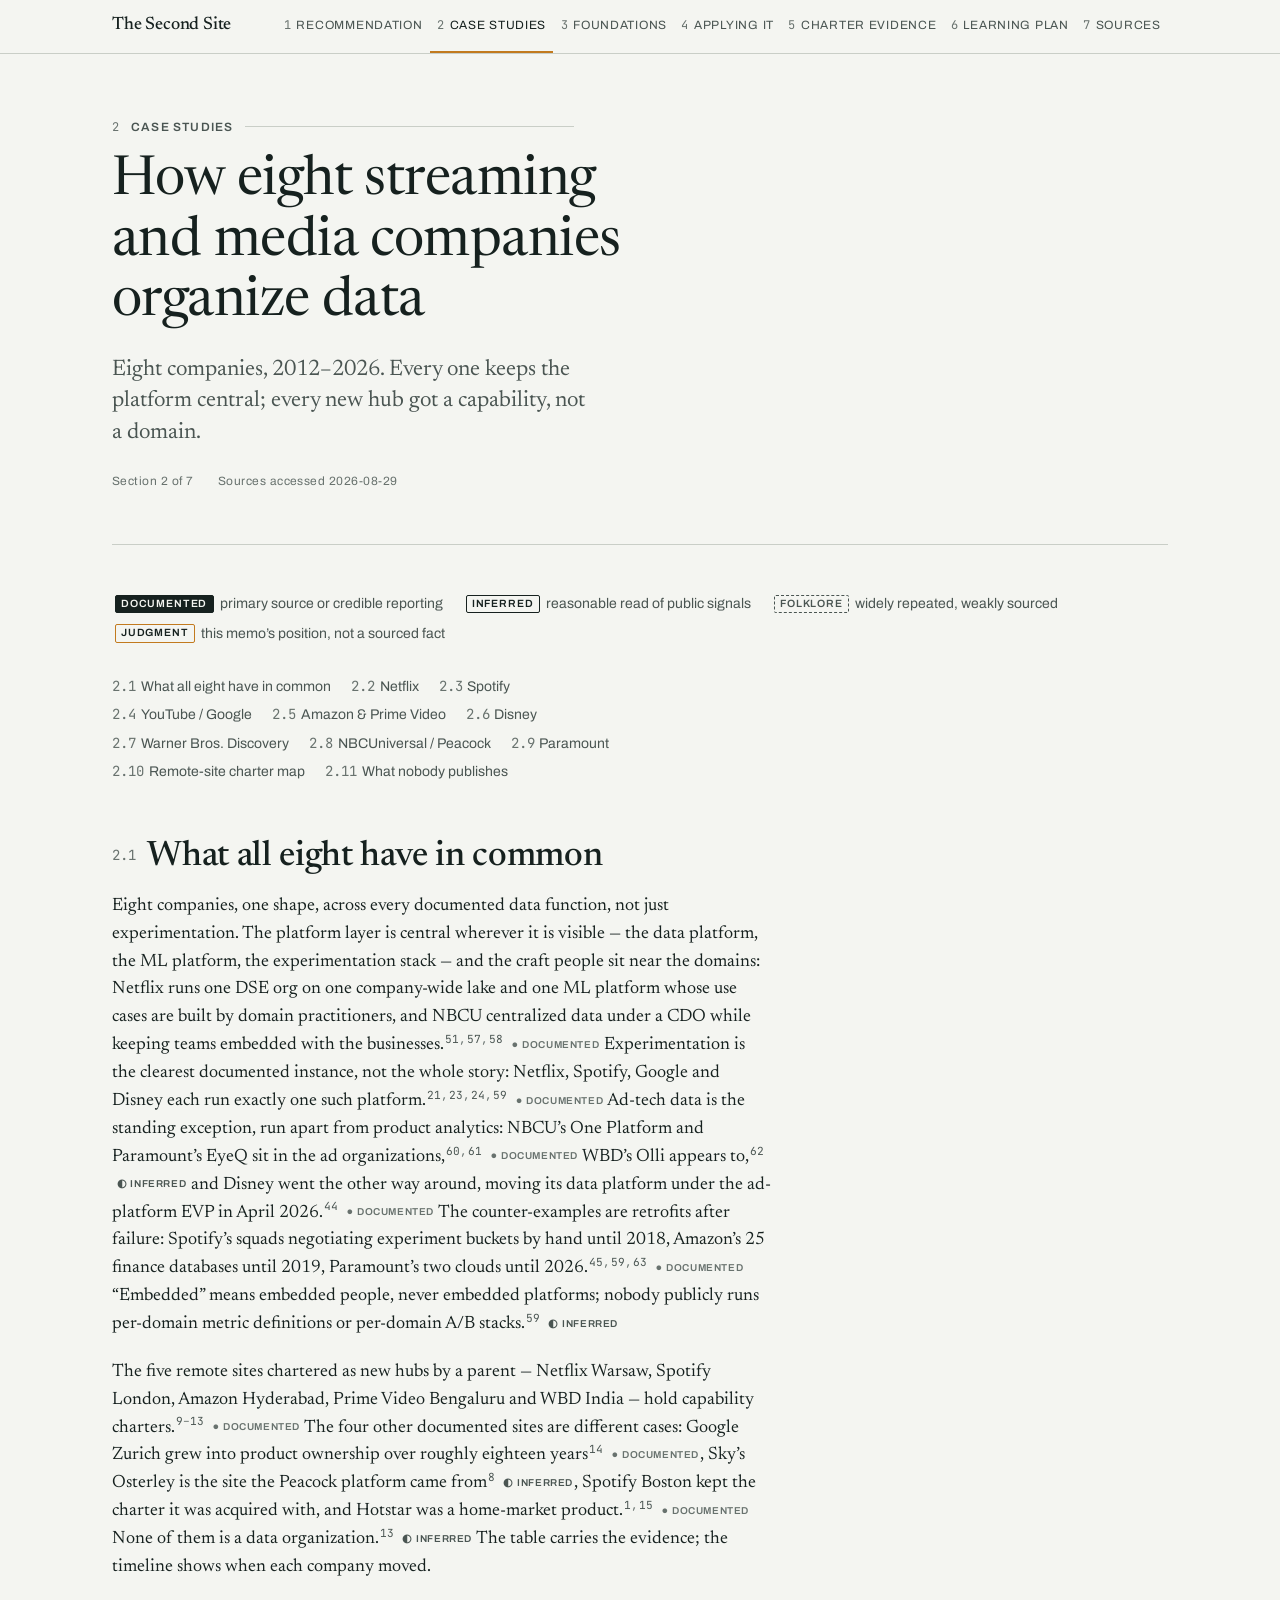
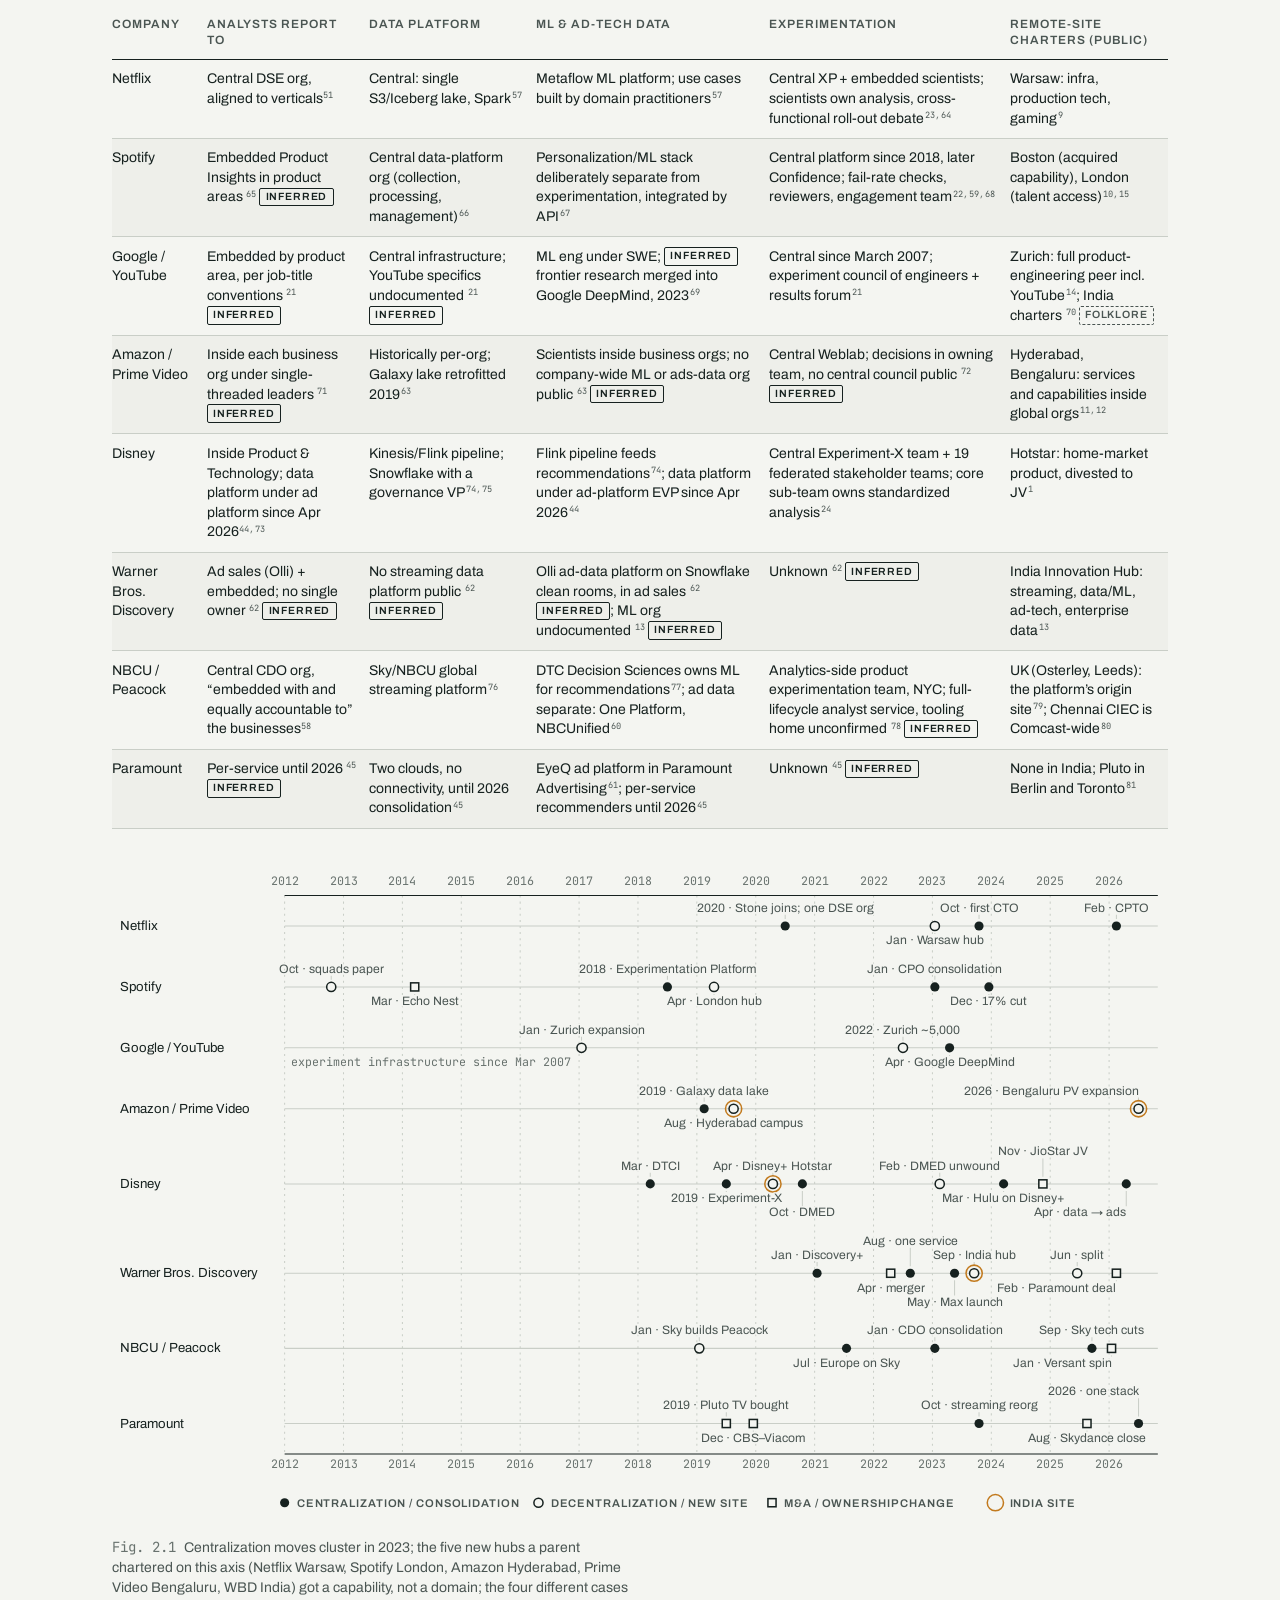
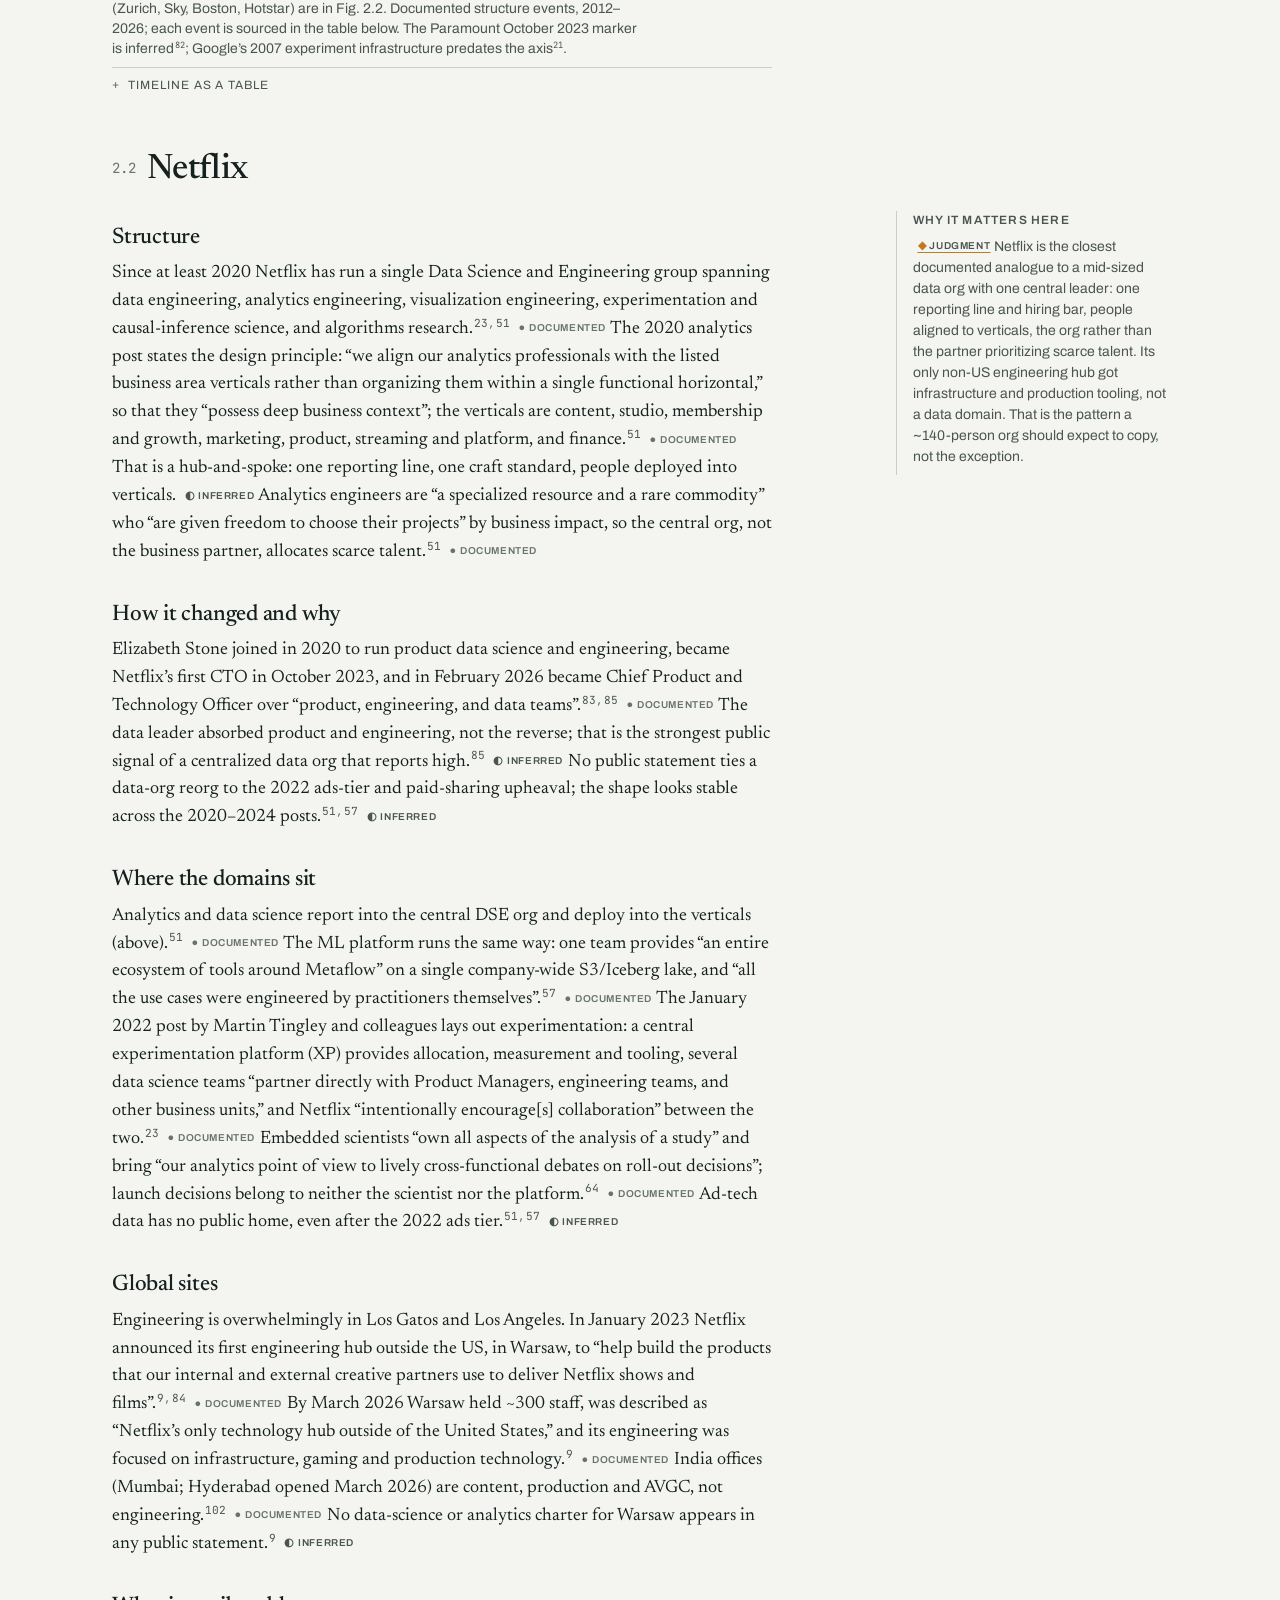
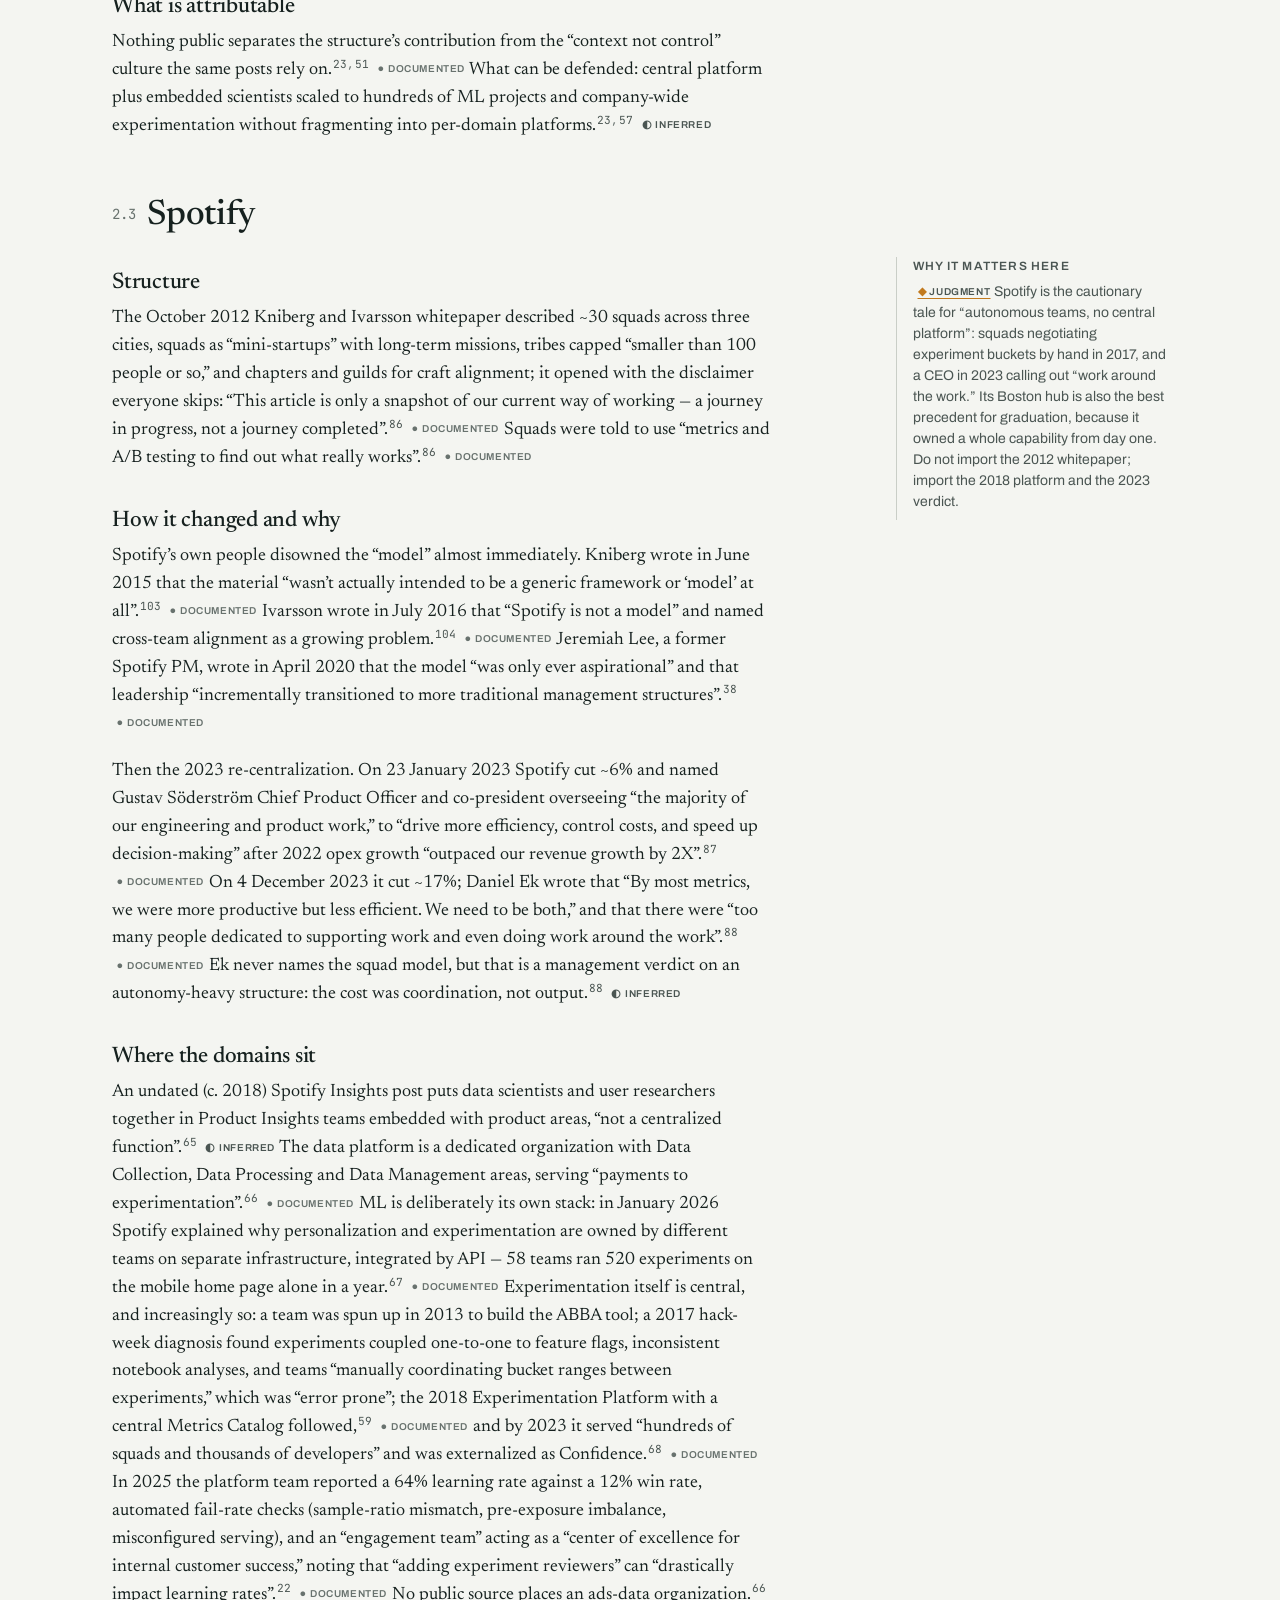
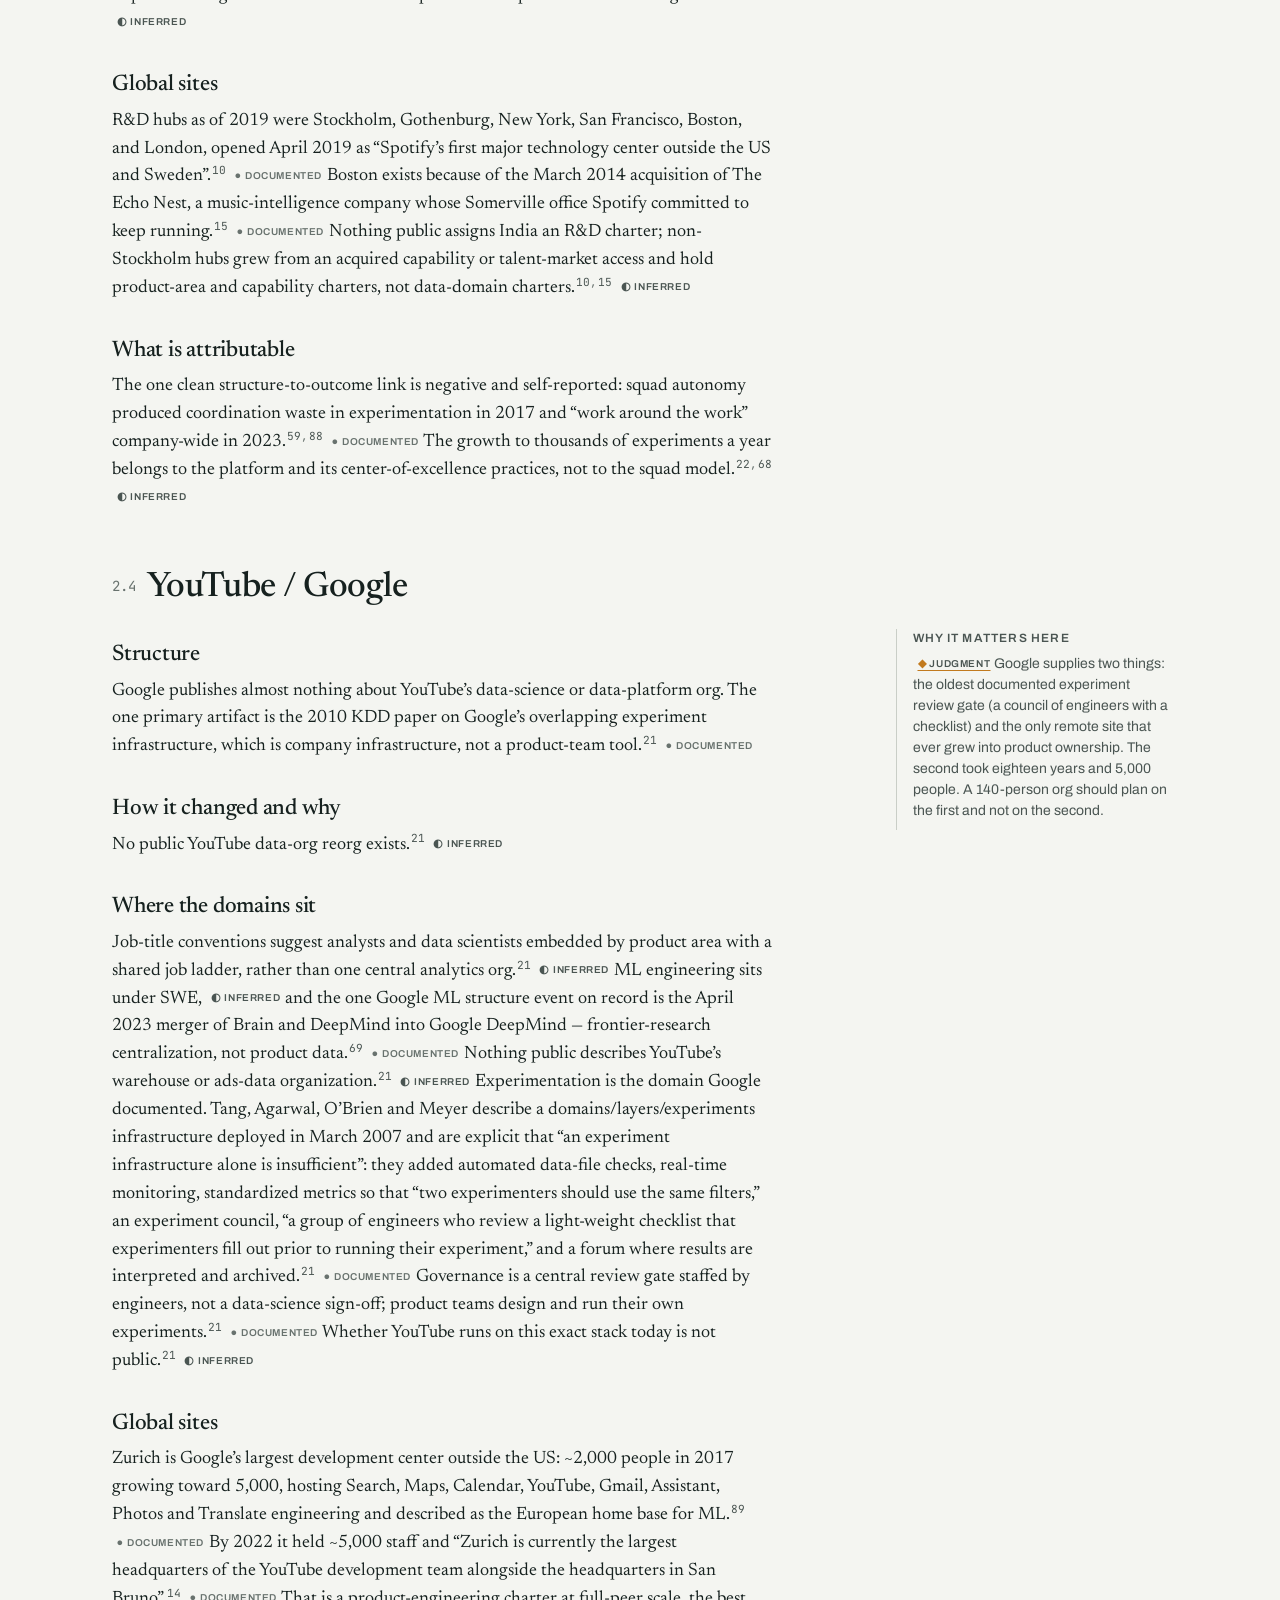
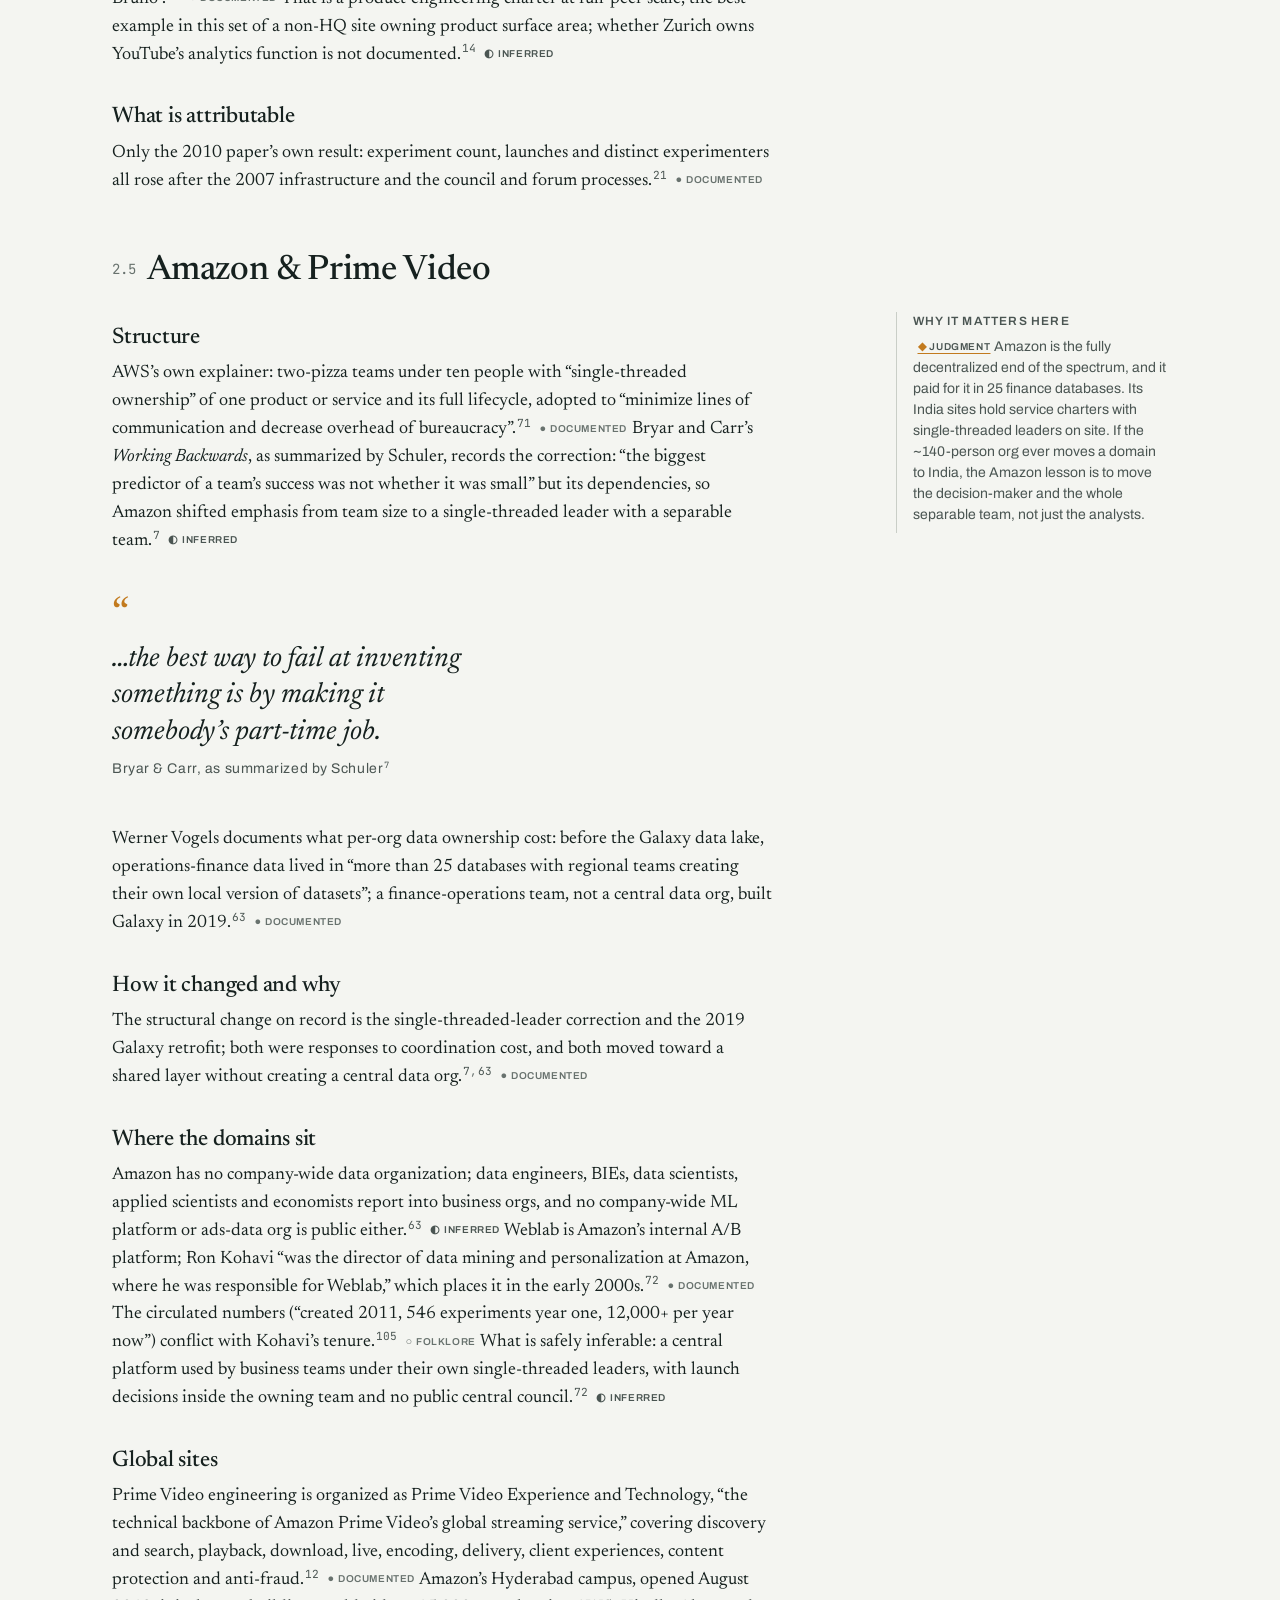
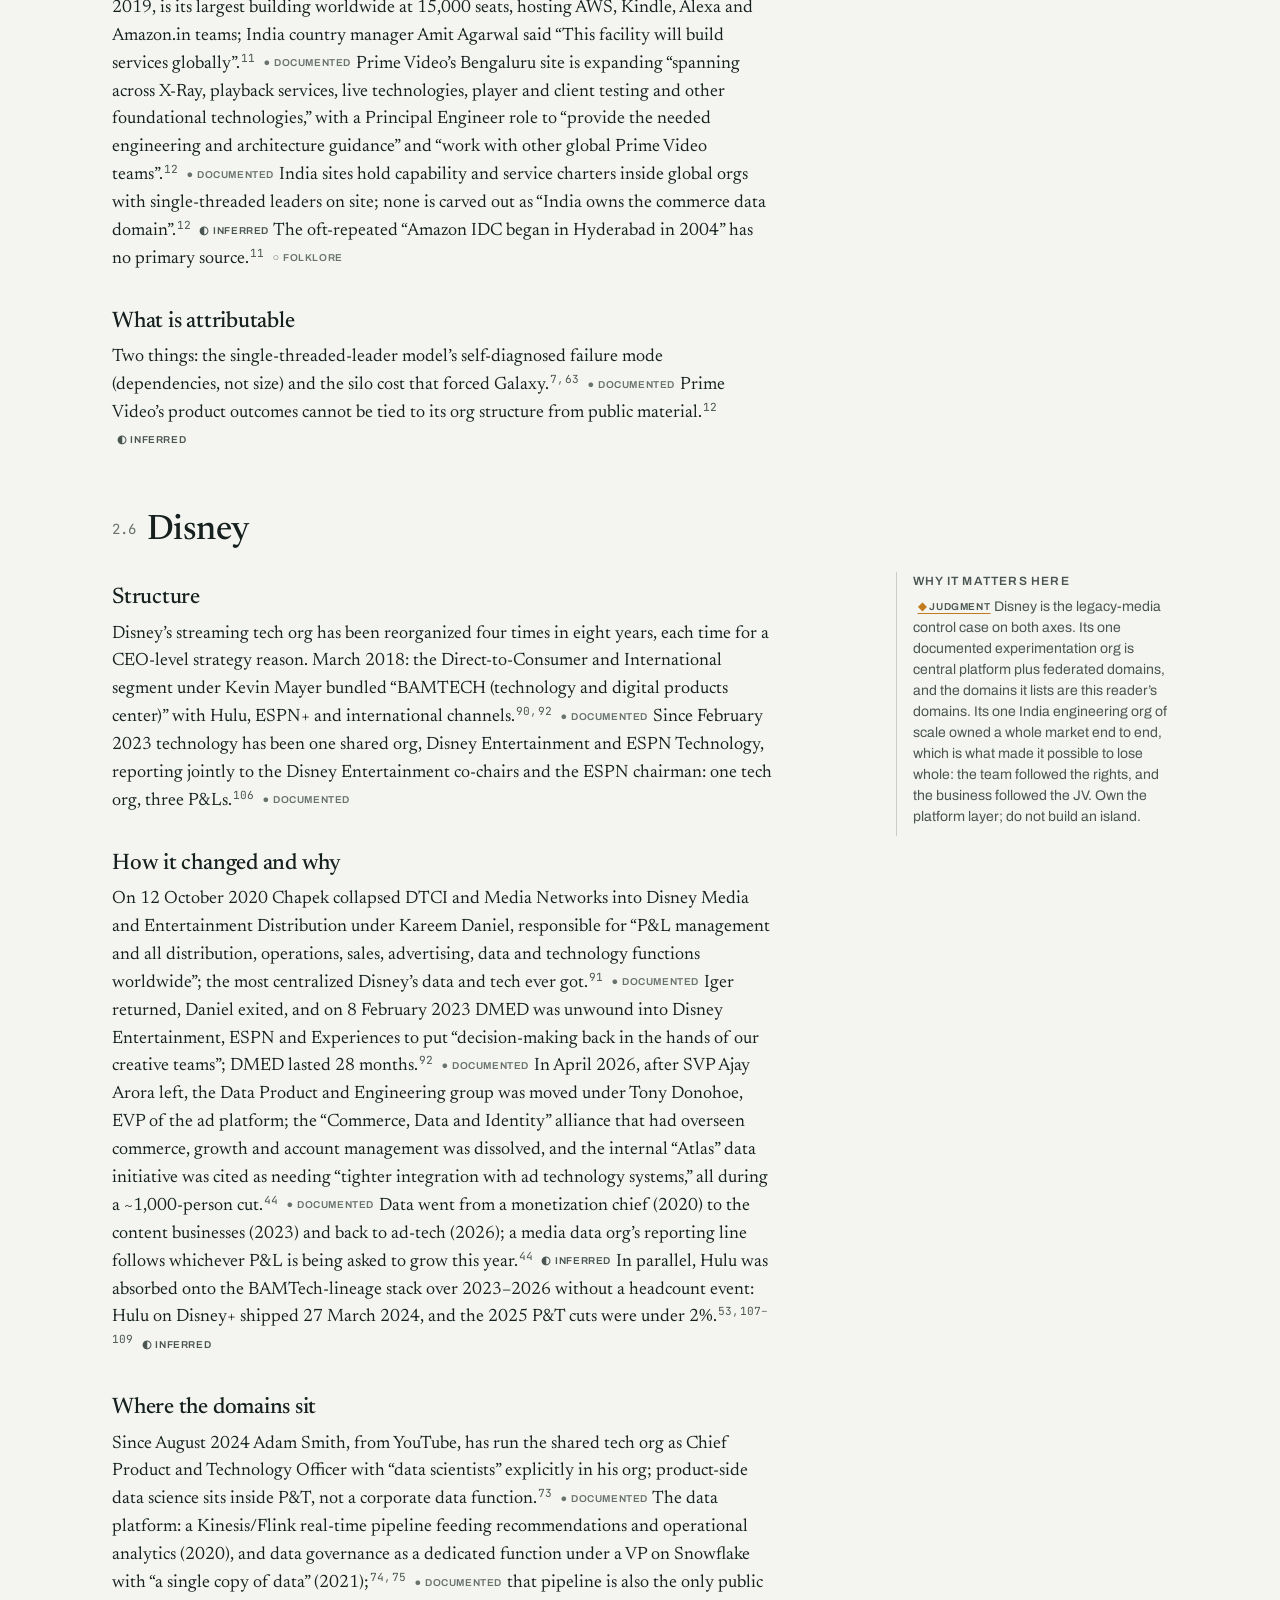
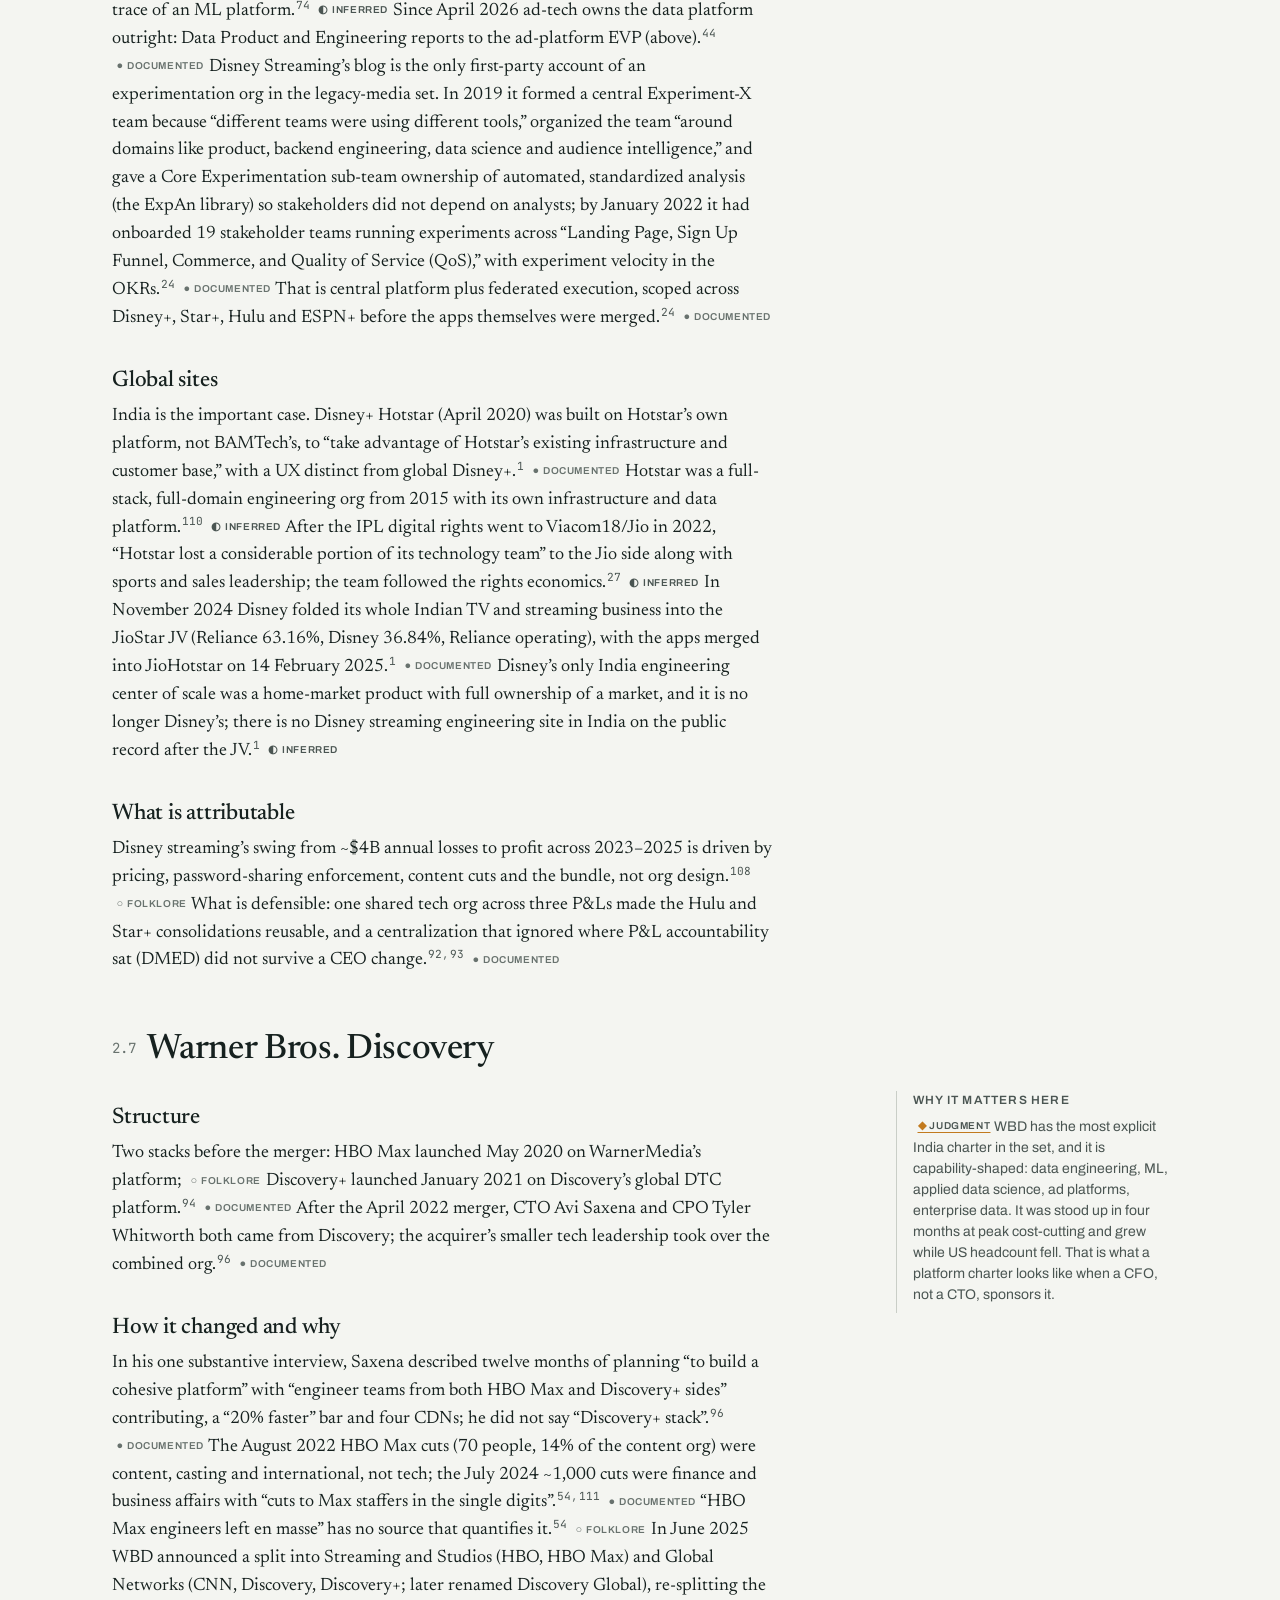
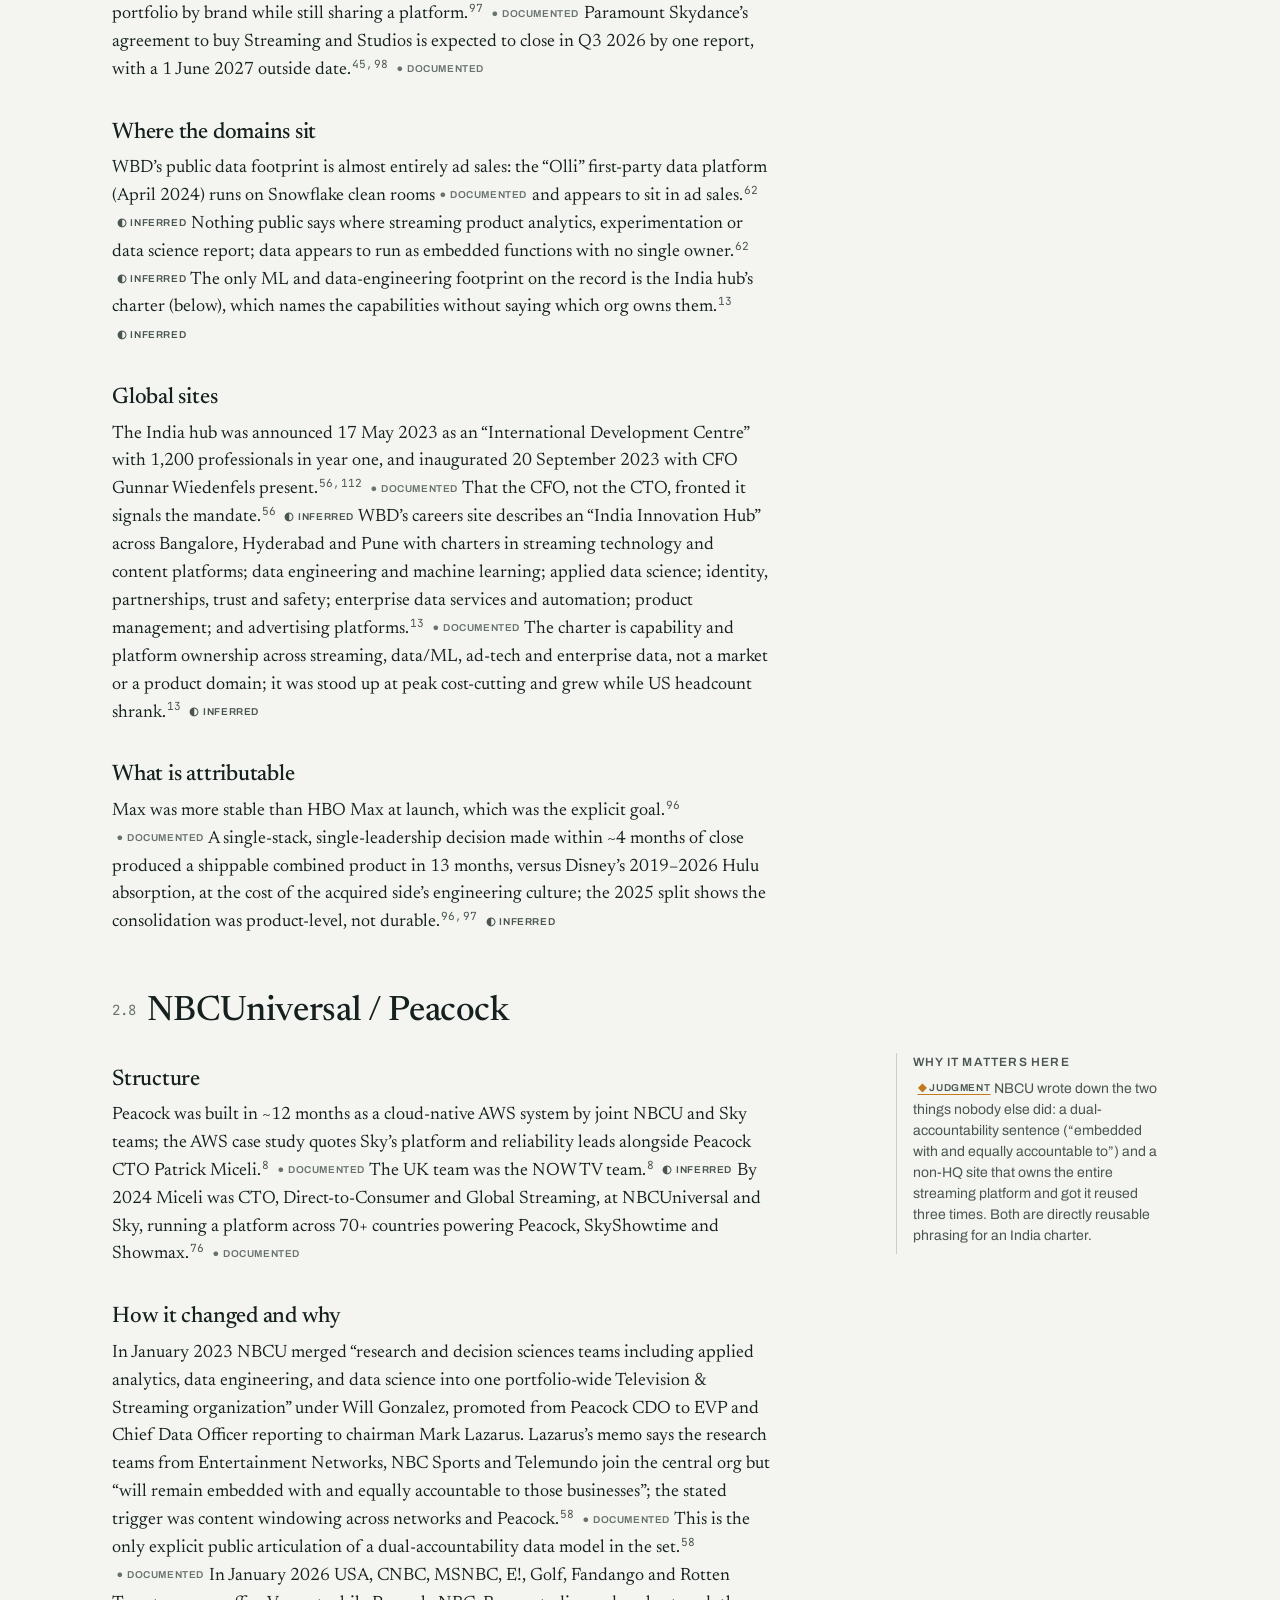
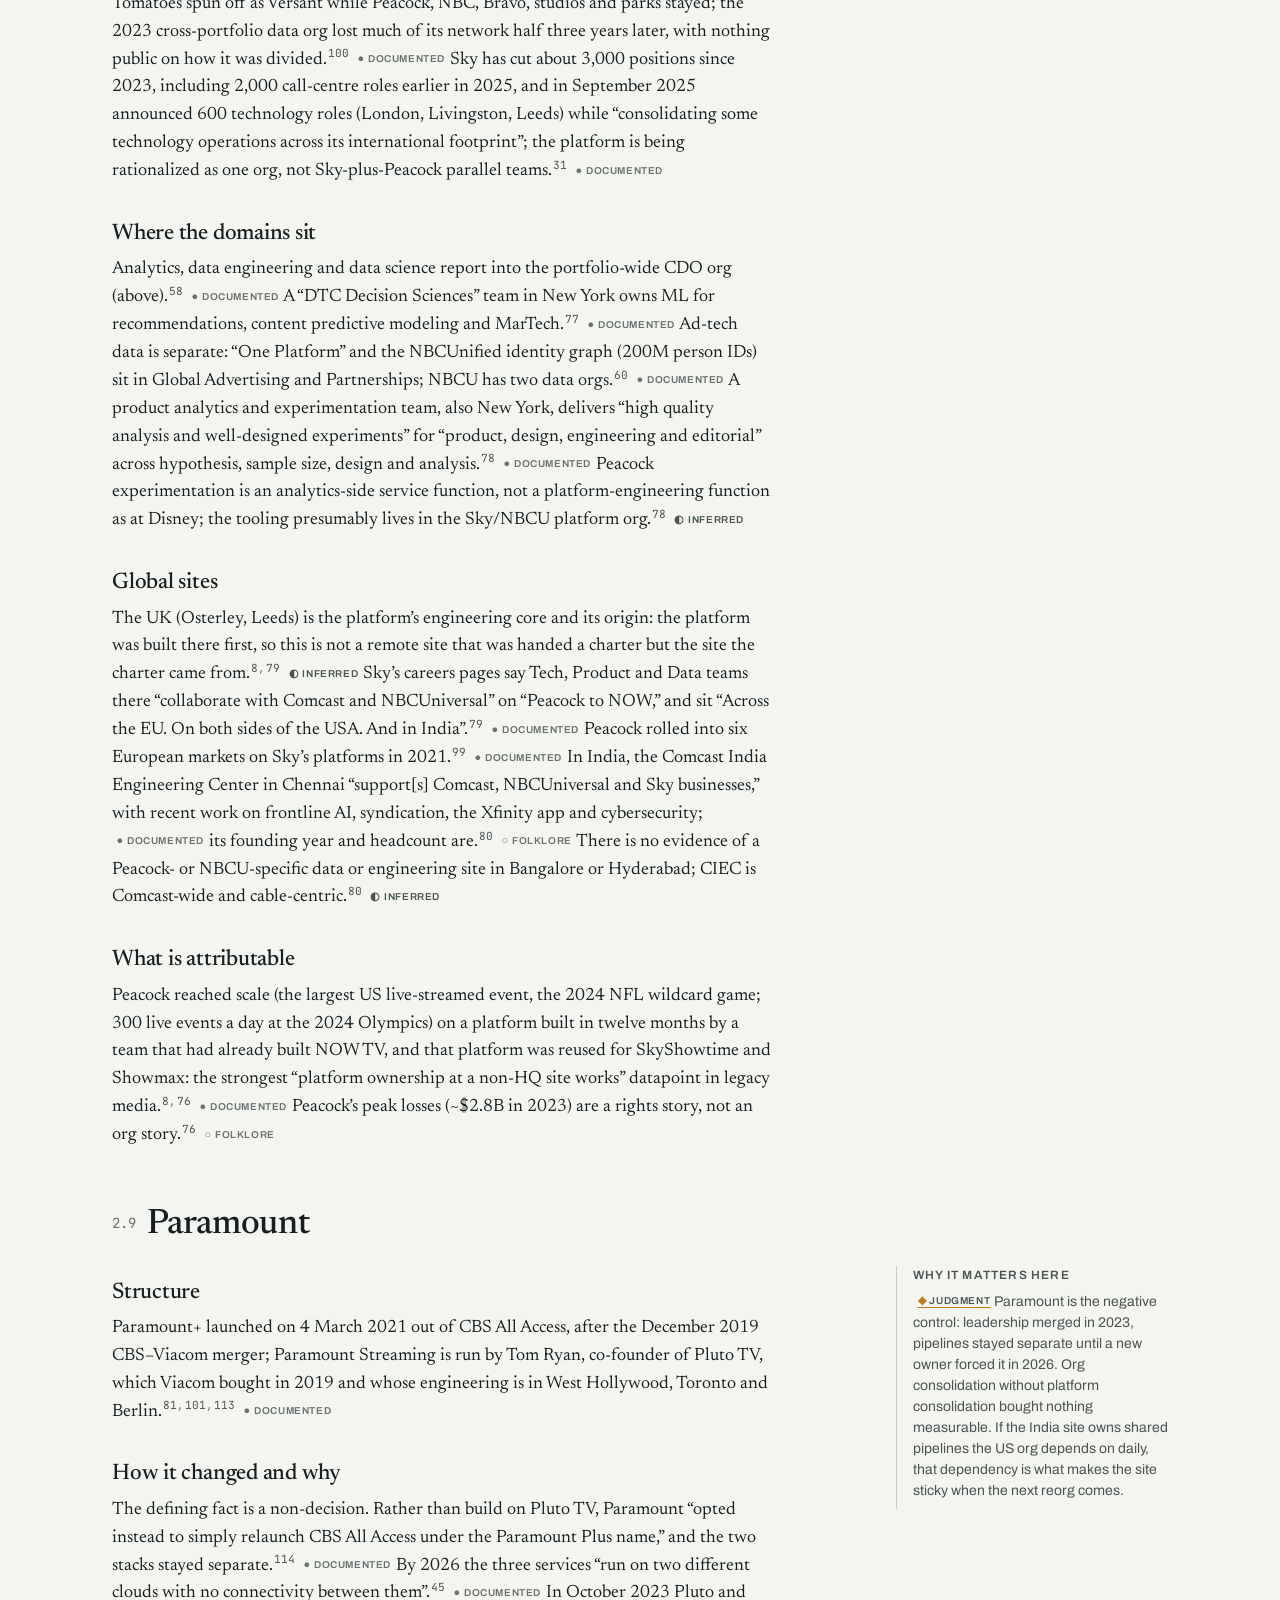
<file: docs/case-studies.html>
<!DOCTYPE html>
<html lang="en">
<head>
<meta charset="utf-8">
<meta name="viewport" content="width=device-width, initial-scale=1">
<title>Case Studies — The Second Site</title>
<meta name="description" content="Comparative case studies of Netflix, Spotify, Google/YouTube, Amazon, Disney, WBD, NBCU/Peacock and Paramount, with evidence tags.">
<link rel="icon" href="data:image/svg+xml,%3Csvg xmlns='http://www.w3.org/2000/svg' viewBox='0 0 16 16'%3E%3Crect width='16' height='16' fill='%23F4F5F1'/%3E%3Crect x='3' y='3' width='10' height='10' fill='%23C27A1E'/%3E%3C/svg%3E">
<link rel="preconnect" href="https://fonts.googleapis.com">
<link rel="preconnect" href="https://fonts.gstatic.com" crossorigin>
<link rel="preload" as="style" href="https://fonts.googleapis.com/css2?family=Newsreader:ital,opsz,wght@0,6..72,400;0,6..72,500;1,6..72,400&family=Archivo:wght@400;600&family=JetBrains+Mono:wght@400&display=swap">
<link rel="stylesheet" href="https://fonts.googleapis.com/css2?family=Newsreader:ital,opsz,wght@0,6..72,400;0,6..72,500;1,6..72,400&family=Archivo:wght@400;600&family=JetBrains+Mono:wght@400&display=swap">
<link rel="stylesheet" href="assets/site.css">
</head>
<body>
<a class="skip" href="#main">Skip to content</a>
<header class="site-header">
  <div class="inner">
    <a class="brand" href="index.html">The Second Site <em>— an org-design decision record</em></a>
    <nav class="site-nav" aria-label="Sections">
      <ol>
        <li><a href="index.html"><span class="n">1</span><span class="t">Recommendation</span></a></li>
        <li><a href="case-studies.html" aria-current="page"><span class="n">2</span><span class="t">Case Studies</span></a></li>
        <li><a href="foundations.html"><span class="n">3</span><span class="t">Foundations</span></a></li>
        <li><a href="applying-it.html"><span class="n">4</span><span class="t">Applying It</span></a></li>
        <li><a href="charter-evidence.html"><span class="n">5</span><span class="t">Charter Evidence</span></a></li>
        <li><a href="learning-plan.html"><span class="n">6</span><span class="t">Learning Plan</span></a></li>
        <li><a href="sources.html"><span class="n">7</span><span class="t">Sources</span></a></li>
      </ol>
    </nav>
  </div>
  <div class="progress" aria-hidden="true"></div>
</header>

<main id="main" class="page">
  <div class="page-head">
    <p class="eyebrow"><span class="num">2</span> Case Studies</p>
    <h1>How eight streaming and media companies organize data</h1>
    <p class="dek">Eight companies, 2012–2026. Every one keeps the platform central; every new hub got a capability, not a domain.</p>
    <p class="meta"><span>Section 2 of 7</span><span>Sources accessed 2026-08-29</span></p>
  </div>

  <div class="body">
    <div class="tag-key wide"><span><span class="tag tag-doc">documented</span> primary source or credible reporting</span><span><span class="tag tag-inf">inferred</span> reasonable read of public signals</span><span><span class="tag tag-folk">folklore</span> widely repeated, weakly sourced</span><span><span class="tag tag-judg">judgment</span> this memo’s position, not a sourced fact</span></div>
<ul class="toc"><li><a href="#pattern"><span class="n">2.1</span>What all eight have in common</a></li><li><a href="#netflix"><span class="n">2.2</span>Netflix</a></li><li><a href="#spotify"><span class="n">2.3</span>Spotify</a></li><li><a href="#youtube"><span class="n">2.4</span>YouTube / Google</a></li><li><a href="#amazon"><span class="n">2.5</span>Amazon &amp; Prime Video</a></li><li><a href="#disney"><span class="n">2.6</span>Disney</a></li><li><a href="#wbd"><span class="n">2.7</span>Warner Bros. Discovery</a></li><li><a href="#nbcu"><span class="n">2.8</span>NBCUniversal / Peacock</a></li><li><a href="#paramount"><span class="n">2.9</span>Paramount</a></li><li><a href="#charters"><span class="n">2.10</span>Remote-site charter map</a></li><li><a href="#gaps"><span class="n">2.11</span>What nobody publishes</a></li></ul>

<h2 id="pattern"><span class="n">2.1</span>What all eight have in common</h2>

<p>Eight companies, one shape, across every documented data function, not just experimentation. The platform layer is central wherever it is visible — the data platform, the ML platform, the experimentation stack — and the craft people sit near the domains: Netflix runs one DSE org on one company-wide lake and one ML platform whose use cases are built by domain practitioners, and NBCU centralized data under a CDO while keeping teams embedded with the businesses.<sup class="c"><a href="sources.html#s-51">51</a><a href="sources.html#s-57">57</a><a href="sources.html#s-58">58</a></sup> <span class="tag tag-doc">documented</span> Experimentation is the clearest documented instance, not the whole story: Netflix, Spotify, Google and Disney each run exactly one such platform.<sup class="c"><a href="sources.html#s-21">21</a><a href="sources.html#s-23">23</a><a href="sources.html#s-24">24</a><a href="sources.html#s-59">59</a></sup> <span class="tag tag-doc">documented</span> Ad-tech data is the standing exception, run apart from product analytics: NBCU’s One Platform and Paramount’s EyeQ sit in the ad organizations,<sup class="c"><a href="sources.html#s-60">60</a><a href="sources.html#s-61">61</a></sup> <span class="tag tag-doc">documented</span> WBD’s Olli appears to,<sup class="c"><a href="sources.html#s-62">62</a></sup> <span class="tag tag-inf">inferred</span> and Disney went the other way around, moving its data platform under the ad-platform EVP in April 2026.<sup class="c"><a href="sources.html#s-44">44</a></sup> <span class="tag tag-doc">documented</span> The counter-examples are retrofits after failure: Spotify’s squads negotiating experiment buckets by hand until 2018, Amazon’s 25 finance databases until 2019, Paramount’s two clouds until 2026.<sup class="c"><a href="sources.html#s-45">45</a><a href="sources.html#s-59">59</a><a href="sources.html#s-63">63</a></sup> <span class="tag tag-doc">documented</span> “Embedded” means embedded people, never embedded platforms; nobody publicly runs per-domain metric definitions or per-domain A/B stacks.<sup class="c"><a href="sources.html#s-59">59</a></sup> <span class="tag tag-inf">inferred</span></p>

<p>The five remote sites chartered as new hubs by a parent — Netflix Warsaw, Spotify London, Amazon Hyderabad, Prime Video Bengaluru and WBD India — hold capability charters.<sup class="c"><a href="sources.html#s-9">9</a><a href="sources.html#s-13" class="r">13</a></sup> <span class="tag tag-doc">documented</span> The four other documented sites are different cases: Google Zurich grew into product ownership over roughly eighteen years<sup class="c"><a href="sources.html#s-14">14</a></sup> <span class="tag tag-doc">documented</span>, Sky’s Osterley is the site the Peacock platform came from<sup class="c"><a href="sources.html#s-8">8</a></sup> <span class="tag tag-inf">inferred</span>, Spotify Boston kept the charter it was acquired with, and Hotstar was a home-market product.<sup class="c"><a href="sources.html#s-1">1</a><a href="sources.html#s-15">15</a></sup> <span class="tag tag-doc">documented</span> None of them is a data organization.<sup class="c"><a href="sources.html#s-13">13</a></sup> <span class="tag tag-inf">inferred</span> The table carries the evidence; the timeline shows when each company moved.</p>

<div class="tbl-wrap wide"><table>
<thead><tr><th>Company</th><th>Analysts report to</th><th>Data platform</th><th>ML &amp; ad-tech data</th><th>Experimentation</th><th>Remote-site charters (public)</th></tr></thead>
<tbody>
<tr><td>Netflix</td><td>Central DSE org, aligned to verticals<sup class="c"><a href="sources.html#s-51">51</a></sup></td><td>Central: single S3/Iceberg lake, Spark<sup class="c"><a href="sources.html#s-57">57</a></sup></td><td>Metaflow ML platform; use cases built by domain practitioners<sup class="c"><a href="sources.html#s-57">57</a></sup></td><td>Central XP + embedded scientists; scientists own analysis, cross-functional roll-out debate<sup class="c"><a href="sources.html#s-23">23</a><a href="sources.html#s-64">64</a></sup></td><td>Warsaw: infra, production tech, gaming<sup class="c"><a href="sources.html#s-9">9</a></sup></td></tr>
<tr><td>Spotify</td><td>Embedded Product Insights in product areas <sup class="c"><a href="sources.html#s-65">65</a></sup> <span class="tag tag-inf">inferred</span></td><td>Central data-platform org (collection, processing, management)<sup class="c"><a href="sources.html#s-66">66</a></sup></td><td>Personalization/ML stack deliberately separate from experimentation, integrated by API<sup class="c"><a href="sources.html#s-67">67</a></sup></td><td>Central platform since 2018, later Confidence; fail-rate checks, reviewers, engagement team<sup class="c"><a href="sources.html#s-22">22</a><a href="sources.html#s-59">59</a><a href="sources.html#s-68">68</a></sup></td><td>Boston (acquired capability), London (talent access)<sup class="c"><a href="sources.html#s-10">10</a><a href="sources.html#s-15">15</a></sup></td></tr>
<tr><td>Google / YouTube</td><td>Embedded by product area, per job-title conventions <sup class="c"><a href="sources.html#s-21">21</a></sup> <span class="tag tag-inf">inferred</span></td><td>Central infrastructure; YouTube specifics undocumented <sup class="c"><a href="sources.html#s-21">21</a></sup> <span class="tag tag-inf">inferred</span></td><td>ML eng under SWE; <span class="tag tag-inf">inferred</span> frontier research merged into Google DeepMind, 2023<sup class="c"><a href="sources.html#s-69">69</a></sup></td><td>Central since March 2007; experiment council of engineers + results forum<sup class="c"><a href="sources.html#s-21">21</a></sup></td><td>Zurich: full product-engineering peer incl. YouTube<sup class="c"><a href="sources.html#s-14">14</a></sup>; India charters <sup class="c"><a href="sources.html#s-70">70</a></sup> <span class="tag tag-folk">folklore</span></td></tr>
<tr><td>Amazon / Prime Video</td><td>Inside each business org under single-threaded leaders <sup class="c"><a href="sources.html#s-71">71</a></sup> <span class="tag tag-inf">inferred</span></td><td>Historically per-org; Galaxy lake retrofitted 2019<sup class="c"><a href="sources.html#s-63">63</a></sup></td><td>Scientists inside business orgs; no company-wide ML or ads-data org public <sup class="c"><a href="sources.html#s-63">63</a></sup> <span class="tag tag-inf">inferred</span></td><td>Central Weblab; decisions in owning team, no central council public <sup class="c"><a href="sources.html#s-72">72</a></sup> <span class="tag tag-inf">inferred</span></td><td>Hyderabad, Bengaluru: services and capabilities inside global orgs<sup class="c"><a href="sources.html#s-11">11</a><a href="sources.html#s-12">12</a></sup></td></tr>
<tr><td>Disney</td><td>Inside Product &amp; Technology; data platform under ad platform since Apr 2026<sup class="c"><a href="sources.html#s-44">44</a><a href="sources.html#s-73">73</a></sup></td><td>Kinesis/Flink pipeline; Snowflake with a governance VP<sup class="c"><a href="sources.html#s-74">74</a><a href="sources.html#s-75">75</a></sup></td><td>Flink pipeline feeds recommendations<sup class="c"><a href="sources.html#s-74">74</a></sup>; data platform under ad-platform EVP since Apr 2026<sup class="c"><a href="sources.html#s-44">44</a></sup></td><td>Central Experiment-X team + 19 federated stakeholder teams; core sub-team owns standardized analysis<sup class="c"><a href="sources.html#s-24">24</a></sup></td><td>Hotstar: home-market product, divested to JV<sup class="c"><a href="sources.html#s-1">1</a></sup></td></tr>
<tr><td>Warner Bros. Discovery</td><td>Ad sales (Olli) + embedded; no single owner <sup class="c"><a href="sources.html#s-62">62</a></sup> <span class="tag tag-inf">inferred</span></td><td>No streaming data platform public <sup class="c"><a href="sources.html#s-62">62</a></sup> <span class="tag tag-inf">inferred</span></td><td>Olli ad-data platform on Snowflake clean rooms, in ad sales <sup class="c"><a href="sources.html#s-62">62</a></sup> <span class="tag tag-inf">inferred</span>; ML org undocumented <sup class="c"><a href="sources.html#s-13">13</a></sup> <span class="tag tag-inf">inferred</span></td><td>Unknown <sup class="c"><a href="sources.html#s-62">62</a></sup> <span class="tag tag-inf">inferred</span></td><td>India Innovation Hub: streaming, data/ML, ad-tech, enterprise data<sup class="c"><a href="sources.html#s-13">13</a></sup></td></tr>
<tr><td>NBCU / Peacock</td><td>Central CDO org, “embedded with and equally accountable to” the businesses<sup class="c"><a href="sources.html#s-58">58</a></sup></td><td>Sky/NBCU global streaming platform<sup class="c"><a href="sources.html#s-76">76</a></sup></td><td>DTC Decision Sciences owns ML for recommendations<sup class="c"><a href="sources.html#s-77">77</a></sup>; ad data separate: One Platform, NBCUnified<sup class="c"><a href="sources.html#s-60">60</a></sup></td><td>Analytics-side product experimentation team, NYC; full-lifecycle analyst service, tooling home unconfirmed <sup class="c"><a href="sources.html#s-78">78</a></sup> <span class="tag tag-inf">inferred</span></td><td>UK (Osterley, Leeds): the platform’s origin site<sup class="c"><a href="sources.html#s-79">79</a></sup>; Chennai CIEC is Comcast-wide<sup class="c"><a href="sources.html#s-80">80</a></sup></td></tr>
<tr><td>Paramount</td><td>Per-service until 2026 <sup class="c"><a href="sources.html#s-45">45</a></sup> <span class="tag tag-inf">inferred</span></td><td>Two clouds, no connectivity, until 2026 consolidation<sup class="c"><a href="sources.html#s-45">45</a></sup></td><td>EyeQ ad platform in Paramount Advertising<sup class="c"><a href="sources.html#s-61">61</a></sup>; per-service recommenders until 2026<sup class="c"><a href="sources.html#s-45">45</a></sup></td><td>Unknown <sup class="c"><a href="sources.html#s-45">45</a></sup> <span class="tag tag-inf">inferred</span></td><td>None in India; Pluto in Berlin and Toronto<sup class="c"><a href="sources.html#s-81">81</a></sup></td></tr>
</tbody></table></div>

<figure class="wide scroll">
<svg viewBox="0 0 1040 654" class="w880" role="img" aria-labelledby="f21t f21d">
<title id="f21t">Reorganization timelines for eight companies, 2012 to 2026</title>
<desc id="f21d">Eight horizontal rows, one per company, on a shared year axis from 2012 to 2026. Each documented event is a mark on the row: a solid dot for centralization or consolidation, an open circle for decentralization or a new site, a hollow square for a merger or ownership change. A marigold ring around a mark means the event is an India site. The same events are listed in the table that follows the figure.</desc>
<g class="fig-m"><text x="170" y="24" text-anchor="middle">2012</text><text x="228" y="24" text-anchor="middle">2013</text><text x="286" y="24" text-anchor="middle">2014</text><text x="344" y="24" text-anchor="middle">2015</text><text x="402" y="24" text-anchor="middle">2016</text><text x="460" y="24" text-anchor="middle">2017</text><text x="518" y="24" text-anchor="middle">2018</text><text x="576" y="24" text-anchor="middle">2019</text><text x="634" y="24" text-anchor="middle">2020</text><text x="692" y="24" text-anchor="middle">2021</text><text x="750" y="24" text-anchor="middle">2022</text><text x="808" y="24" text-anchor="middle">2023</text><text x="866" y="24" text-anchor="middle">2024</text><text x="924" y="24" text-anchor="middle">2025</text><text x="982" y="24" text-anchor="middle">2026</text></g>
<g class="fig-m"><text x="170" y="598" text-anchor="middle">2012</text><text x="228" y="598" text-anchor="middle">2013</text><text x="286" y="598" text-anchor="middle">2014</text><text x="344" y="598" text-anchor="middle">2015</text><text x="402" y="598" text-anchor="middle">2016</text><text x="460" y="598" text-anchor="middle">2017</text><text x="518" y="598" text-anchor="middle">2018</text><text x="576" y="598" text-anchor="middle">2019</text><text x="634" y="598" text-anchor="middle">2020</text><text x="692" y="598" text-anchor="middle">2021</text><text x="750" y="598" text-anchor="middle">2022</text><text x="808" y="598" text-anchor="middle">2023</text><text x="866" y="598" text-anchor="middle">2024</text><text x="924" y="598" text-anchor="middle">2025</text><text x="982" y="598" text-anchor="middle">2026</text></g>
<g class="fig-rule" stroke-width="1" stroke-dasharray="2 4"><line x1="170" y1="34" x2="170" y2="584"/><line x1="228" y1="34" x2="228" y2="584"/><line x1="286" y1="34" x2="286" y2="584"/><line x1="344" y1="34" x2="344" y2="584"/><line x1="402" y1="34" x2="402" y2="584"/><line x1="460" y1="34" x2="460" y2="584"/><line x1="518" y1="34" x2="518" y2="584"/><line x1="576" y1="34" x2="576" y2="584"/><line x1="634" y1="34" x2="634" y2="584"/><line x1="692" y1="34" x2="692" y2="584"/><line x1="750" y1="34" x2="750" y2="584"/><line x1="808" y1="34" x2="808" y2="584"/><line x1="866" y1="34" x2="866" y2="584"/><line x1="924" y1="34" x2="924" y2="584"/><line x1="982" y1="34" x2="982" y2="584"/></g>
<line x1="170" y1="34" x2="1030" y2="34" class="fig-stroke-ink" stroke-width="1"/>
<line x1="170" y1="584" x2="1030" y2="584" class="fig-stroke-ink" stroke-width="1"/>

<!-- Netflix -->
<text x="8" y="68" class="fig-t">Netflix</text>
<line x1="170" y1="64" x2="1030" y2="64" class="fig-rule" stroke-width="1"/>
<g class="fig-rule" stroke-width="1"><line x1="663.0" y1="57" x2="663.0" y2="53"/><line x1="810.4" y1="71" x2="810.4" y2="72"/><line x1="853.9" y1="57" x2="853.9" y2="53"/><line x1="989.2" y1="57" x2="989.2" y2="53"/></g>
<circle cx="663.0" cy="64" r="4.5" class="fig-ink"/><circle cx="810.4" cy="64" r="4.5" class="fig-paper fig-stroke-ink" stroke-width="1.5"/><circle cx="853.9" cy="64" r="4.5" class="fig-ink"/><circle cx="989.2" cy="64" r="4.5" class="fig-ink"/>
<text x="663.0" y="50" class="fig-t2" text-anchor="middle">2020 · Stone joins; one DSE org</text>
<text x="810.4" y="82" class="fig-t2" text-anchor="middle">Jan · Warsaw hub</text>
<text x="853.9" y="50" class="fig-t2" text-anchor="middle">Oct · first CTO</text>
<text x="989.2" y="50" class="fig-t2" text-anchor="middle">Feb · CPTO</text>

<!-- Spotify -->
<text x="8" y="128" class="fig-t">Spotify</text>
<line x1="170" y1="124" x2="1030" y2="124" class="fig-rule" stroke-width="1"/>
<g class="fig-rule" stroke-width="1"><line x1="215.9" y1="117" x2="215.9" y2="113"/><line x1="298.1" y1="131" x2="298.1" y2="132"/><line x1="547.0" y1="117" x2="547.0" y2="113"/><line x1="592.9" y1="131" x2="592.9" y2="132"/><line x1="810.4" y1="117" x2="810.4" y2="113"/><line x1="863.6" y1="131" x2="863.6" y2="132"/></g>
<circle cx="215.9" cy="124" r="4.5" class="fig-paper fig-stroke-ink" stroke-width="1.5"/><rect x="294.1" y="120" width="8" height="8" class="fig-paper fig-stroke-ink" stroke-width="1.5"/><circle cx="547.0" cy="124" r="4.5" class="fig-ink"/><circle cx="592.9" cy="124" r="4.5" class="fig-paper fig-stroke-ink" stroke-width="1.5"/><circle cx="810.4" cy="124" r="4.5" class="fig-ink"/><circle cx="863.6" cy="124" r="4.5" class="fig-ink"/>
<text x="215.9" y="110" class="fig-t2" text-anchor="middle">Oct · squads paper</text>
<text x="298.1" y="142" class="fig-t2" text-anchor="middle">Mar · Echo Nest</text>
<text x="547.0" y="110" class="fig-t2" text-anchor="middle">2018 · Experimentation Platform</text>
<text x="592.9" y="142" class="fig-t2" text-anchor="middle">Apr · London hub</text>
<text x="810.4" y="110" class="fig-t2" text-anchor="middle">Jan · CPO consolidation</text>
<text x="863.6" y="142" class="fig-t2" text-anchor="middle">Dec · 17% cut</text>

<!-- Google / YouTube -->
<text x="8" y="188" class="fig-t">Google / YouTube</text>
<line x1="170" y1="184" x2="1030" y2="184" class="fig-rule" stroke-width="1"/>
<text x="176" y="202" class="fig-m">experiment infrastructure since Mar 2007</text>
<g class="fig-rule" stroke-width="1"><line x1="462.4" y1="177" x2="462.4" y2="173"/><line x1="779.0" y1="177" x2="779.0" y2="173"/><line x1="824.9" y1="191" x2="824.9" y2="192"/></g>
<circle cx="462.4" cy="184" r="4.5" class="fig-paper fig-stroke-ink" stroke-width="1.5"/><circle cx="779.0" cy="184" r="4.5" class="fig-paper fig-stroke-ink" stroke-width="1.5"/><circle cx="824.9" cy="184" r="4.5" class="fig-ink"/>
<text x="462.4" y="170" class="fig-t2" text-anchor="middle">Jan · Zurich expansion</text>
<text x="779.0" y="170" class="fig-t2" text-anchor="middle">2022 · Zurich ~5,000</text>
<text x="824.9" y="202" class="fig-t2" text-anchor="middle">Apr · Google DeepMind</text>

<!-- Amazon / Prime Video -->
<text x="8" y="248" class="fig-t">Amazon / Prime Video</text>
<line x1="170" y1="244" x2="1030" y2="244" class="fig-rule" stroke-width="1"/>
<g class="fig-rule" stroke-width="1"><line x1="583.2" y1="237" x2="583.2" y2="233"/><line x1="612.2" y1="251" x2="612.2" y2="252"/><line x1="1011.0" y1="237" x2="1011.0" y2="233"/></g>
<circle cx="583.2" cy="244" r="4.5" class="fig-ink"/><circle cx="612.2" cy="244" r="8" fill="none" class="fig-stroke-in" stroke-width="1.5"/><circle cx="612.2" cy="244" r="4.5" class="fig-paper fig-stroke-ink" stroke-width="1.5"/><circle cx="1011.0" cy="244" r="8" fill="none" class="fig-stroke-in" stroke-width="1.5"/><circle cx="1011.0" cy="244" r="4.5" class="fig-paper fig-stroke-ink" stroke-width="1.5"/>
<text x="583.2" y="230" class="fig-t2" text-anchor="middle">2019 · Galaxy data lake</text>
<text x="612.2" y="262" class="fig-t2" text-anchor="middle">Aug · Hyderabad campus</text>
<text x="1011.0" y="230" class="fig-t2" text-anchor="end">2026 · Bengaluru PV expansion</text>

<!-- Disney -->
<text x="8" y="322" class="fig-t">Disney</text>
<line x1="170" y1="318" x2="1030" y2="318" class="fig-rule" stroke-width="1"/>
<g class="fig-rule" stroke-width="1"><line x1="530.1" y1="311" x2="530.1" y2="307"/><line x1="605.0" y1="325" x2="605.0" y2="326"/><line x1="650.9" y1="311" x2="650.9" y2="307"/><line x1="679.9" y1="325" x2="679.9" y2="340"/><line x1="815.2" y1="311" x2="815.2" y2="307"/><line x1="878.1" y1="325" x2="878.1" y2="326"/><line x1="916.8" y1="311" x2="916.8" y2="293"/><line x1="998.9" y1="325" x2="998.9" y2="340"/></g>
<circle cx="530.1" cy="318" r="4.5" class="fig-ink"/><circle cx="605.0" cy="318" r="4.5" class="fig-ink"/><circle cx="650.9" cy="318" r="8" fill="none" class="fig-stroke-in" stroke-width="1.5"/><circle cx="650.9" cy="318" r="4.5" class="fig-paper fig-stroke-ink" stroke-width="1.5"/><circle cx="679.9" cy="318" r="4.5" class="fig-ink"/><circle cx="815.2" cy="318" r="4.5" class="fig-paper fig-stroke-ink" stroke-width="1.5"/><circle cx="878.1" cy="318" r="4.5" class="fig-ink"/><rect x="912.8" y="314" width="8" height="8" class="fig-paper fig-stroke-ink" stroke-width="1.5"/><circle cx="998.9" cy="318" r="4.5" class="fig-ink"/>
<text x="530.1" y="304" class="fig-t2" text-anchor="middle">Mar · DTCI</text>
<text x="605.0" y="336" class="fig-t2" text-anchor="middle">2019 · Experiment-X</text>
<text x="650.9" y="304" class="fig-t2" text-anchor="middle">Apr · Disney+ Hotstar</text>
<text x="679.9" y="350" class="fig-t2" text-anchor="middle">Oct · DMED</text>
<text x="815.2" y="304" class="fig-t2" text-anchor="middle">Feb · DMED unwound</text>
<text x="878.1" y="336" class="fig-t2" text-anchor="middle">Mar · Hulu on Disney+</text>
<text x="916.8" y="290" class="fig-t2" text-anchor="middle">Nov · JioStar JV</text>
<text x="998.9" y="350" class="fig-t2" text-anchor="end">Apr · data → ads</text>

<!-- Warner Bros. Discovery -->
<text x="8" y="410" class="fig-t">Warner Bros. Discovery</text>
<line x1="170" y1="406" x2="1030" y2="406" class="fig-rule" stroke-width="1"/>
<g class="fig-rule" stroke-width="1"><line x1="694.4" y1="399" x2="694.4" y2="395"/><line x1="766.9" y1="413" x2="766.9" y2="414"/><line x1="786.2" y1="399" x2="786.2" y2="381"/><line x1="829.8" y1="413" x2="829.8" y2="428"/><line x1="849.1" y1="399" x2="849.1" y2="395"/><line x1="950.6" y1="399" x2="950.6" y2="395"/><line x1="989.2" y1="413" x2="989.2" y2="414"/></g>
<circle cx="694.4" cy="406" r="4.5" class="fig-ink"/><rect x="762.9" y="402" width="8" height="8" class="fig-paper fig-stroke-ink" stroke-width="1.5"/><circle cx="786.2" cy="406" r="4.5" class="fig-ink"/><circle cx="829.8" cy="406" r="4.5" class="fig-ink"/><circle cx="849.1" cy="406" r="8" fill="none" class="fig-stroke-in" stroke-width="1.5"/><circle cx="849.1" cy="406" r="4.5" class="fig-paper fig-stroke-ink" stroke-width="1.5"/><circle cx="950.6" cy="406" r="4.5" class="fig-paper fig-stroke-ink" stroke-width="1.5"/><rect x="985.2" y="402" width="8" height="8" class="fig-paper fig-stroke-ink" stroke-width="1.5"/>
<text x="694.4" y="392" class="fig-t2" text-anchor="middle">Jan · Discovery+</text>
<text x="766.9" y="424" class="fig-t2" text-anchor="middle">Apr · merger</text>
<text x="786.2" y="378" class="fig-t2" text-anchor="middle">Aug · one service</text>
<text x="829.8" y="438" class="fig-t2" text-anchor="middle">May · Max launch</text>
<text x="849.1" y="392" class="fig-t2" text-anchor="middle">Sep · India hub</text>
<text x="950.6" y="392" class="fig-t2" text-anchor="middle">Jun · split</text>
<text x="989.2" y="424" class="fig-t2" text-anchor="end">Feb · Paramount deal</text>

<!-- NBCU / Peacock -->
<text x="8" y="484" class="fig-t">NBCU / Peacock</text>
<line x1="170" y1="480" x2="1030" y2="480" class="fig-rule" stroke-width="1"/>
<g class="fig-rule" stroke-width="1"><line x1="578.4" y1="473" x2="578.4" y2="469"/><line x1="723.4" y1="487" x2="723.4" y2="488"/><line x1="810.4" y1="473" x2="810.4" y2="469"/><line x1="965.1" y1="473" x2="965.1" y2="469"/><line x1="984.4" y1="487" x2="984.4" y2="488"/></g>
<circle cx="578.4" cy="480" r="4.5" class="fig-paper fig-stroke-ink" stroke-width="1.5"/><circle cx="723.4" cy="480" r="4.5" class="fig-ink"/><circle cx="810.4" cy="480" r="4.5" class="fig-ink"/><circle cx="965.1" cy="480" r="4.5" class="fig-ink"/><rect x="980.4" y="476" width="8" height="8" class="fig-paper fig-stroke-ink" stroke-width="1.5"/>
<text x="578.4" y="466" class="fig-t2" text-anchor="middle">Jan · Sky builds Peacock</text>
<text x="723.4" y="498" class="fig-t2" text-anchor="middle">Jul · Europe on Sky</text>
<text x="810.4" y="466" class="fig-t2" text-anchor="middle">Jan · CDO consolidation</text>
<text x="965.1" y="466" class="fig-t2" text-anchor="middle">Sep · Sky tech cuts</text>
<text x="984.4" y="498" class="fig-t2" text-anchor="end">Jan · Versant spin</text>

<!-- Paramount -->
<text x="8" y="558" class="fig-t">Paramount</text>
<line x1="170" y1="554" x2="1030" y2="554" class="fig-rule" stroke-width="1"/>
<g class="fig-rule" stroke-width="1"><line x1="605.0" y1="547" x2="605.0" y2="543"/><line x1="631.6" y1="561" x2="631.6" y2="562"/><line x1="853.9" y1="547" x2="853.9" y2="543"/><line x1="960.2" y1="561" x2="960.2" y2="562"/><line x1="1011.0" y1="547" x2="1011.0" y2="529"/></g>
<rect x="601.0" y="550" width="8" height="8" class="fig-paper fig-stroke-ink" stroke-width="1.5"/><rect x="627.6" y="550" width="8" height="8" class="fig-paper fig-stroke-ink" stroke-width="1.5"/><circle cx="853.9" cy="554" r="4.5" class="fig-ink"/><rect x="956.2" y="550" width="8" height="8" class="fig-paper fig-stroke-ink" stroke-width="1.5"/><circle cx="1011.0" cy="554" r="4.5" class="fig-ink"/>
<text x="605.0" y="540" class="fig-t2" text-anchor="middle">2019 · Pluto TV bought</text>
<text x="631.6" y="572" class="fig-t2" text-anchor="middle">Dec · CBS–Viacom</text>
<text x="853.9" y="540" class="fig-t2" text-anchor="middle">Oct · streaming reorg</text>
<text x="960.2" y="572" class="fig-t2" text-anchor="middle">Aug · Skydance close</text>
<text x="1011.0" y="526" class="fig-t2" text-anchor="end">2026 · one stack</text>

<!-- Legend -->
<g><circle cx="170.0" cy="632" r="4.5" class="fig-ink"/><text x="182" y="636" class="fig-l">Centralization / consolidation</text><circle cx="420.0" cy="632" r="4.5" class="fig-paper fig-stroke-ink" stroke-width="1.5"/><text x="432" y="636" class="fig-l">Decentralization / new site</text><rect x="646.0" y="628" width="8" height="8" class="fig-paper fig-stroke-ink" stroke-width="1.5"/><text x="662" y="636" class="fig-l">M&amp;A / ownership change</text><circle cx="870" cy="632" r="8" fill="none" class="fig-stroke-in" stroke-width="1.5"/><text x="884" y="636" class="fig-l">India site</text></g>
</svg>
<p class="cue">scroll →</p>
<figcaption><span class="fig">Fig. 2.1</span>Centralization moves cluster in 2023; the five new hubs a parent chartered on this axis (Netflix Warsaw, Spotify London, Amazon Hyderabad, Prime Video Bengaluru, WBD India) got a capability, not a domain; the four different cases (Zurich, Sky, Boston, Hotstar) are in Fig. 2.2. Documented structure events, 2012–2026; each event is sourced in the table below. The Paramount October 2023 marker is inferred<sup class="c"><a href="sources.html#s-82">82</a></sup>; Google’s 2007 experiment infrastructure predates the axis<sup class="c"><a href="sources.html#s-21">21</a></sup>.</figcaption>
<details class="alt"><summary>Timeline as a table</summary><div class="tbl-wrap"><table><thead><tr><th>Company</th><th>Date</th><th>Event</th><th>Type</th><th>Source</th></tr></thead><tbody><tr><td>Netflix</td><td>2020</td><td>Elizabeth Stone joins as VP Product Data Science and Engineering; single DSE org</td><td>centralization</td><td><sup class="c"><a href="sources.html#s-83">83</a></sup></td></tr>
<tr><td>Netflix</td><td>Jan 2023</td><td>First engineering hub outside the US announced in Warsaw</td><td>decentralization / new site</td><td><sup class="c"><a href="sources.html#s-84">84</a></sup></td></tr>
<tr><td>Netflix</td><td>Oct 2023</td><td>Stone becomes Netflix&#x27;s first CTO</td><td>centralization</td><td><sup class="c"><a href="sources.html#s-83">83</a></sup></td></tr>
<tr><td>Netflix</td><td>Feb 2026</td><td>Stone promoted to Chief Product and Technology Officer over product, engineering and data</td><td>centralization</td><td><sup class="c"><a href="sources.html#s-85">85</a></sup></td></tr>
<tr><td>Spotify</td><td>Oct 2012</td><td>Kniberg and Ivarsson whitepaper on squads, tribes, chapters and guilds</td><td>decentralization / new site</td><td><sup class="c"><a href="sources.html#s-86">86</a></sup></td></tr>
<tr><td>Spotify</td><td>Mar 2014</td><td>Acquisition of The Echo Nest; Boston office kept</td><td>M&A / ownership</td><td><sup class="c"><a href="sources.html#s-15">15</a></sup></td></tr>
<tr><td>Spotify</td><td>2018</td><td>Central Experimentation Platform with Metrics Catalog replaces per-squad testing</td><td>centralization</td><td><sup class="c"><a href="sources.html#s-59">59</a></sup></td></tr>
<tr><td>Spotify</td><td>Apr 2019</td><td>London opened as first major technology center outside the US and Sweden</td><td>decentralization / new site</td><td><sup class="c"><a href="sources.html#s-10">10</a></sup></td></tr>
<tr><td>Spotify</td><td>Jan 2023</td><td>~6% cut; Söderström named CPO over most engineering and product</td><td>centralization</td><td><sup class="c"><a href="sources.html#s-87">87</a></sup></td></tr>
<tr><td>Spotify</td><td>Dec 2023</td><td>~17% cut; Ek&#x27;s &#x27;work around the work&#x27; memo</td><td>centralization</td><td><sup class="c"><a href="sources.html#s-88">88</a></sup></td></tr>
<tr><td>Google / YouTube</td><td>Jan 2017</td><td>Zurich expansion announced: ~2,000 growing toward 5,000, incl. YouTube engineering</td><td>decentralization / new site</td><td><sup class="c"><a href="sources.html#s-89">89</a></sup></td></tr>
<tr><td>Google / YouTube</td><td>2022</td><td>Zurich at ~5,000 staff; YouTube&#x27;s largest development site alongside San Bruno</td><td>decentralization / new site</td><td><sup class="c"><a href="sources.html#s-14">14</a></sup></td></tr>
<tr><td>Google / YouTube</td><td>Apr 2023</td><td>Brain and DeepMind merged into Google DeepMind</td><td>centralization</td><td><sup class="c"><a href="sources.html#s-69">69</a></sup></td></tr>
<tr><td>Amazon / Prime Video</td><td>2019</td><td>Finance-operations team builds the Galaxy data lake to replace 25+ databases</td><td>centralization</td><td><sup class="c"><a href="sources.html#s-63">63</a></sup></td></tr>
<tr><td>Amazon / Prime Video</td><td>Aug 2019</td><td>Hyderabad campus opens, 15,000 seats</td><td>decentralization / new site · India site</td><td><sup class="c"><a href="sources.html#s-11">11</a></sup></td></tr>
<tr><td>Amazon / Prime Video</td><td>2026</td><td>Prime Video Bengaluru expansion: playback, X-Ray, live, client testing</td><td>decentralization / new site · India site</td><td><sup class="c"><a href="sources.html#s-12">12</a></sup></td></tr>
<tr><td>Disney</td><td>Mar 2018</td><td>Direct-to-Consumer and International segment formed; BAMTech inside it</td><td>centralization</td><td><sup class="c"><a href="sources.html#s-90">90</a></sup></td></tr>
<tr><td>Disney</td><td>2019</td><td>Central Experiment-X experimentation team formed</td><td>centralization</td><td><sup class="c"><a href="sources.html#s-24">24</a></sup></td></tr>
<tr><td>Disney</td><td>Apr 2020</td><td>Disney+ Hotstar launches on Hotstar&#x27;s own platform</td><td>decentralization / new site · India site</td><td><sup class="c"><a href="sources.html#s-1">1</a></sup></td></tr>
<tr><td>Disney</td><td>Oct 2020</td><td>DMED formed under Kareem Daniel: all distribution, data and technology</td><td>centralization</td><td><sup class="c"><a href="sources.html#s-91">91</a></sup></td></tr>
<tr><td>Disney</td><td>Feb 2023</td><td>DMED unwound into three segments</td><td>decentralization / new site</td><td><sup class="c"><a href="sources.html#s-92">92</a></sup></td></tr>
<tr><td>Disney</td><td>Mar 2024</td><td>Hulu on Disney+ ships</td><td>centralization</td><td><sup class="c"><a href="sources.html#s-93">93</a></sup></td></tr>
<tr><td>Disney</td><td>Nov 2024</td><td>India TV and streaming folded into the JioStar JV (Reliance 63%)</td><td>M&A / ownership</td><td><sup class="c"><a href="sources.html#s-1">1</a></sup></td></tr>
<tr><td>Disney</td><td>Apr 2026</td><td>Data Product and Engineering moved under the ad-platform EVP</td><td>centralization</td><td><sup class="c"><a href="sources.html#s-44">44</a></sup></td></tr>
<tr><td>Warner Bros. Discovery</td><td>Jan 2021</td><td>Discovery+ launches on Discovery&#x27;s global DTC platform</td><td>centralization</td><td><sup class="c"><a href="sources.html#s-94">94</a></sup></td></tr>
<tr><td>Warner Bros. Discovery</td><td>Apr 2022</td><td>WarnerMedia–Discovery merger closes; Discovery&#x27;s tech leadership takes over</td><td>M&A / ownership</td><td><sup class="c"><a href="sources.html#s-95">95</a><a href="sources.html#s-96">96</a></sup></td></tr>
<tr><td>Warner Bros. Discovery</td><td>Aug 2022</td><td>Single combined service announced</td><td>centralization</td><td><sup class="c"><a href="sources.html#s-95">95</a></sup></td></tr>
<tr><td>Warner Bros. Discovery</td><td>May 2023</td><td>Max launches on one platform</td><td>centralization</td><td><sup class="c"><a href="sources.html#s-96">96</a></sup></td></tr>
<tr><td>Warner Bros. Discovery</td><td>Sep 2023</td><td>Hyderabad hub inaugurated with the CFO present</td><td>decentralization / new site · India site</td><td><sup class="c"><a href="sources.html#s-56">56</a></sup></td></tr>
<tr><td>Warner Bros. Discovery</td><td>Jun 2025</td><td>Split into Streaming and Studios and Global Networks (later Discovery Global) announced</td><td>decentralization / new site</td><td><sup class="c"><a href="sources.html#s-97">97</a></sup></td></tr>
<tr><td>Warner Bros. Discovery</td><td>Feb 2026</td><td>Paramount Skydance agreement for Streaming and Studios</td><td>M&A / ownership</td><td><sup class="c"><a href="sources.html#s-98">98</a></sup></td></tr>
<tr><td>NBCU / Peacock</td><td>Jan 2019</td><td>Joint NBCU and Sky teams begin building Peacock on Sky&#x27;s platform lineage</td><td>decentralization / new site</td><td><sup class="c"><a href="sources.html#s-8">8</a></sup></td></tr>
<tr><td>NBCU / Peacock</td><td>Jul 2021</td><td>Peacock rolls into six European markets on Sky&#x27;s platforms</td><td>centralization</td><td><sup class="c"><a href="sources.html#s-99">99</a></sup></td></tr>
<tr><td>NBCU / Peacock</td><td>Jan 2023</td><td>Research, analytics, data engineering and data science merged under one CDO</td><td>centralization</td><td><sup class="c"><a href="sources.html#s-58">58</a></sup></td></tr>
<tr><td>NBCU / Peacock</td><td>Sep 2025</td><td>600 Sky technology roles cut; technology consolidated as one org</td><td>centralization</td><td><sup class="c"><a href="sources.html#s-31">31</a></sup></td></tr>
<tr><td>NBCU / Peacock</td><td>Jan 2026</td><td>Cable networks spun off as Versant</td><td>M&A / ownership</td><td><sup class="c"><a href="sources.html#s-100">100</a></sup></td></tr>
<tr><td>Paramount</td><td>2019</td><td>Viacom buys Pluto TV</td><td>M&A / ownership</td><td><sup class="c"><a href="sources.html#s-81">81</a></sup></td></tr>
<tr><td>Paramount</td><td>Dec 2019</td><td>CBS and Viacom merge</td><td>M&A / ownership</td><td><sup class="c"><a href="sources.html#s-101">101</a></sup></td></tr>
<tr><td>Paramount</td><td>Oct 2023</td><td>Paramount Streaming units merged under Ryan; CPO exits (inferred)</td><td>centralization</td><td><sup class="c"><a href="sources.html#s-82">82</a></sup></td></tr>
<tr><td>Paramount</td><td>Aug 2025</td><td>Skydance acquisition closes</td><td>M&A / ownership</td><td><sup class="c"><a href="sources.html#s-55">55</a></sup></td></tr>
<tr><td>Paramount</td><td>2026</td><td>Pluto TV and BET+ migrating onto the Paramount+ stack (target summer 2026)</td><td>centralization</td><td><sup class="c"><a href="sources.html#s-45">45</a></sup></td></tr></tbody></table></div></details>
</figure>

<h2 id="netflix"><span class="n">2.2</span>Netflix</h2>

<aside class="rail"><span class="label">Why it matters here</span><p><span class="tag tag-judg">judgment</span> Netflix is the closest documented analogue to a mid-sized data org with one central leader: one reporting line and hiring bar, people aligned to verticals, the org rather than the partner prioritizing scarce talent. Its only non-US engineering hub got infrastructure and production tooling, not a data domain. That is the pattern a ~140-person org should expect to copy, not the exception.</p></aside>

<h3>Structure</h3>
<p>Since at least 2020 Netflix has run a single Data Science and Engineering group spanning data engineering, analytics engineering, visualization engineering, experimentation and causal-inference science, and algorithms research.<sup class="c"><a href="sources.html#s-23">23</a><a href="sources.html#s-51">51</a></sup> <span class="tag tag-doc">documented</span> The 2020 analytics post states the design principle: “we align our analytics professionals with the listed business area verticals rather than organizing them within a single functional horizontal,” so that they “possess deep business context”; the verticals are content, studio, membership and growth, marketing, product, streaming and platform, and finance.<sup class="c"><a href="sources.html#s-51">51</a></sup> <span class="tag tag-doc">documented</span> That is a hub-and-spoke: one reporting line, one craft standard, people deployed into verticals. <span class="tag tag-inf">inferred</span> Analytics engineers are “a specialized resource and a rare commodity” who “are given freedom to choose their projects” by business impact, so the central org, not the business partner, allocates scarce talent.<sup class="c"><a href="sources.html#s-51">51</a></sup> <span class="tag tag-doc">documented</span></p>

<h3>How it changed and why</h3>
<p>Elizabeth Stone joined in 2020 to run product data science and engineering, became Netflix’s first CTO in October 2023, and in February 2026 became Chief Product and Technology Officer over “product, engineering, and data teams”.<sup class="c"><a href="sources.html#s-83">83</a><a href="sources.html#s-85">85</a></sup> <span class="tag tag-doc">documented</span> The data leader absorbed product and engineering, not the reverse; that is the strongest public signal of a centralized data org that reports high.<sup class="c"><a href="sources.html#s-85">85</a></sup> <span class="tag tag-inf">inferred</span> No public statement ties a data-org reorg to the 2022 ads-tier and paid-sharing upheaval; the shape looks stable across the 2020–2024 posts.<sup class="c"><a href="sources.html#s-51">51</a><a href="sources.html#s-57">57</a></sup> <span class="tag tag-inf">inferred</span></p>

<h3>Where the domains sit</h3>
<p>Analytics and data science report into the central DSE org and deploy into the verticals (above).<sup class="c"><a href="sources.html#s-51">51</a></sup> <span class="tag tag-doc">documented</span> The ML platform runs the same way: one team provides “an entire ecosystem of tools around Metaflow” on a single company-wide S3/Iceberg lake, and “all the use cases were engineered by practitioners themselves”.<sup class="c"><a href="sources.html#s-57">57</a></sup> <span class="tag tag-doc">documented</span> The January 2022 post by Martin Tingley and colleagues lays out experimentation: a central experimentation platform (XP) provides allocation, measurement and tooling, several data science teams “partner directly with Product Managers, engineering teams, and other business units,” and Netflix “intentionally encourage[s] collaboration” between the two.<sup class="c"><a href="sources.html#s-23">23</a></sup> <span class="tag tag-doc">documented</span> Embedded scientists “own all aspects of the analysis of a study” and bring “our analytics point of view to lively cross-functional debates on roll-out decisions”; launch decisions belong to neither the scientist nor the platform.<sup class="c"><a href="sources.html#s-64">64</a></sup> <span class="tag tag-doc">documented</span> Ad-tech data has no public home, even after the 2022 ads tier.<sup class="c"><a href="sources.html#s-51">51</a><a href="sources.html#s-57">57</a></sup> <span class="tag tag-inf">inferred</span></p>

<h3>Global sites</h3>
<p>Engineering is overwhelmingly in Los Gatos and Los Angeles. In January 2023 Netflix announced its first engineering hub outside the US, in Warsaw, to “help build the products that our internal and external creative partners use to deliver Netflix shows and films”.<sup class="c"><a href="sources.html#s-9">9</a><a href="sources.html#s-84">84</a></sup> <span class="tag tag-doc">documented</span> By March 2026 Warsaw held ~300 staff, was described as “Netflix’s only technology hub outside of the United States,” and its engineering was focused on infrastructure, gaming and production technology.<sup class="c"><a href="sources.html#s-9">9</a></sup> <span class="tag tag-doc">documented</span> India offices (Mumbai; Hyderabad opened March 2026) are content, production and AVGC, not engineering.<sup class="c"><a href="sources.html#s-102">102</a></sup> <span class="tag tag-doc">documented</span> No data-science or analytics charter for Warsaw appears in any public statement.<sup class="c"><a href="sources.html#s-9">9</a></sup> <span class="tag tag-inf">inferred</span></p>

<h3>What is attributable</h3>
<p>Nothing public separates the structure’s contribution from the “context not control” culture the same posts rely on.<sup class="c"><a href="sources.html#s-23">23</a><a href="sources.html#s-51">51</a></sup> <span class="tag tag-doc">documented</span> What can be defended: central platform plus embedded scientists scaled to hundreds of ML projects and company-wide experimentation without fragmenting into per-domain platforms.<sup class="c"><a href="sources.html#s-23">23</a><a href="sources.html#s-57">57</a></sup> <span class="tag tag-inf">inferred</span></p>

<h2 id="spotify"><span class="n">2.3</span>Spotify</h2>

<aside class="rail"><span class="label">Why it matters here</span><p><span class="tag tag-judg">judgment</span> Spotify is the cautionary tale for “autonomous teams, no central platform”: squads negotiating experiment buckets by hand in 2017, and a CEO in 2023 calling out “work around the work.” Its Boston hub is also the best precedent for graduation, because it owned a whole capability from day one. Do not import the 2012 whitepaper; import the 2018 platform and the 2023 verdict.</p></aside>

<h3>Structure</h3>
<p>The October 2012 Kniberg and Ivarsson whitepaper described ~30 squads across three cities, squads as “mini-startups” with long-term missions, tribes capped “smaller than 100 people or so,” and chapters and guilds for craft alignment; it opened with the disclaimer everyone skips: “This article is only a snapshot of our current way of working — a journey in progress, not a journey completed”.<sup class="c"><a href="sources.html#s-86">86</a></sup> <span class="tag tag-doc">documented</span> Squads were told to use “metrics and A/B testing to find out what really works”.<sup class="c"><a href="sources.html#s-86">86</a></sup> <span class="tag tag-doc">documented</span></p>

<h3>How it changed and why</h3>
<p>Spotify’s own people disowned the “model” almost immediately. Kniberg wrote in June 2015 that the material “wasn’t actually intended to be a generic framework or ‘model’ at all”.<sup class="c"><a href="sources.html#s-103">103</a></sup> <span class="tag tag-doc">documented</span> Ivarsson wrote in July 2016 that “Spotify is not a model” and named cross-team alignment as a growing problem.<sup class="c"><a href="sources.html#s-104">104</a></sup> <span class="tag tag-doc">documented</span> Jeremiah Lee, a former Spotify PM, wrote in April 2020 that the model “was only ever aspirational” and that leadership “incrementally transitioned to more traditional management structures”.<sup class="c"><a href="sources.html#s-38">38</a></sup> <span class="tag tag-doc">documented</span></p>
<p>Then the 2023 re-centralization. On 23 January 2023 Spotify cut ~6% and named Gustav Söderström Chief Product Officer and co-president overseeing “the majority of our engineering and product work,” to “drive more efficiency, control costs, and speed up decision-making” after 2022 opex growth “outpaced our revenue growth by 2X”.<sup class="c"><a href="sources.html#s-87">87</a></sup> <span class="tag tag-doc">documented</span> On 4 December 2023 it cut ~17%; Daniel Ek wrote that “By most metrics, we were more productive but less efficient. We need to be both,” and that there were “too many people dedicated to supporting work and even doing work around the work”.<sup class="c"><a href="sources.html#s-88">88</a></sup> <span class="tag tag-doc">documented</span> Ek never names the squad model, but that is a management verdict on an autonomy-heavy structure: the cost was coordination, not output.<sup class="c"><a href="sources.html#s-88">88</a></sup> <span class="tag tag-inf">inferred</span></p>

<h3>Where the domains sit</h3>
<p>An undated (c. 2018) Spotify Insights post puts data scientists and user researchers together in Product Insights teams embedded with product areas, “not a centralized function”.<sup class="c"><a href="sources.html#s-65">65</a></sup> <span class="tag tag-inf">inferred</span> The data platform is a dedicated organization with Data Collection, Data Processing and Data Management areas, serving “payments to experimentation”.<sup class="c"><a href="sources.html#s-66">66</a></sup> <span class="tag tag-doc">documented</span> ML is deliberately its own stack: in January 2026 Spotify explained why personalization and experimentation are owned by different teams on separate infrastructure, integrated by API — 58 teams ran 520 experiments on the mobile home page alone in a year.<sup class="c"><a href="sources.html#s-67">67</a></sup> <span class="tag tag-doc">documented</span> Experimentation itself is central, and increasingly so: a team was spun up in 2013 to build the ABBA tool; a 2017 hack-week diagnosis found experiments coupled one-to-one to feature flags, inconsistent notebook analyses, and teams “manually coordinating bucket ranges between experiments,” which was “error prone”; the 2018 Experimentation Platform with a central Metrics Catalog followed,<sup class="c"><a href="sources.html#s-59">59</a></sup> <span class="tag tag-doc">documented</span> and by 2023 it served “hundreds of squads and thousands of developers” and was externalized as Confidence.<sup class="c"><a href="sources.html#s-68">68</a></sup> <span class="tag tag-doc">documented</span> In 2025 the platform team reported a 64% learning rate against a 12% win rate, automated fail-rate checks (sample-ratio mismatch, pre-exposure imbalance, misconfigured serving), and an “engagement team” acting as a “center of excellence for internal customer success,” noting that “adding experiment reviewers” can “drastically impact learning rates”.<sup class="c"><a href="sources.html#s-22">22</a></sup> <span class="tag tag-doc">documented</span> No public source places an ads-data organization.<sup class="c"><a href="sources.html#s-66">66</a></sup> <span class="tag tag-inf">inferred</span></p>

<h3>Global sites</h3>
<p>R&amp;D hubs as of 2019 were Stockholm, Gothenburg, New York, San Francisco, Boston, and London, opened April 2019 as “Spotify’s first major technology center outside the US and Sweden”.<sup class="c"><a href="sources.html#s-10">10</a></sup> <span class="tag tag-doc">documented</span> Boston exists because of the March 2014 acquisition of The Echo Nest, a music-intelligence company whose Somerville office Spotify committed to keep running.<sup class="c"><a href="sources.html#s-15">15</a></sup> <span class="tag tag-doc">documented</span> Nothing public assigns India an R&amp;D charter; non-Stockholm hubs grew from an acquired capability or talent-market access and hold product-area and capability charters, not data-domain charters.<sup class="c"><a href="sources.html#s-10">10</a><a href="sources.html#s-15">15</a></sup> <span class="tag tag-inf">inferred</span></p>

<h3>What is attributable</h3>
<p>The one clean structure-to-outcome link is negative and self-reported: squad autonomy produced coordination waste in experimentation in 2017 and “work around the work” company-wide in 2023.<sup class="c"><a href="sources.html#s-59">59</a><a href="sources.html#s-88">88</a></sup> <span class="tag tag-doc">documented</span> The growth to thousands of experiments a year belongs to the platform and its center-of-excellence practices, not to the squad model.<sup class="c"><a href="sources.html#s-22">22</a><a href="sources.html#s-68">68</a></sup> <span class="tag tag-inf">inferred</span></p>

<h2 id="youtube"><span class="n">2.4</span>YouTube / Google</h2>

<aside class="rail"><span class="label">Why it matters here</span><p><span class="tag tag-judg">judgment</span> Google supplies two things: the oldest documented experiment review gate (a council of engineers with a checklist) and the only remote site that ever grew into product ownership. The second took eighteen years and 5,000 people. A 140-person org should plan on the first and not on the second.</p></aside>

<h3>Structure</h3>
<p>Google publishes almost nothing about YouTube’s data-science or data-platform org. The one primary artifact is the 2010 KDD paper on Google’s overlapping experiment infrastructure, which is company infrastructure, not a product-team tool.<sup class="c"><a href="sources.html#s-21">21</a></sup> <span class="tag tag-doc">documented</span></p>

<h3>How it changed and why</h3>
<p>No public YouTube data-org reorg exists.<sup class="c"><a href="sources.html#s-21">21</a></sup> <span class="tag tag-inf">inferred</span></p>

<h3>Where the domains sit</h3>
<p>Job-title conventions suggest analysts and data scientists embedded by product area with a shared job ladder, rather than one central analytics org.<sup class="c"><a href="sources.html#s-21">21</a></sup> <span class="tag tag-inf">inferred</span> ML engineering sits under SWE, <span class="tag tag-inf">inferred</span> and the one Google ML structure event on record is the April 2023 merger of Brain and DeepMind into Google DeepMind — frontier-research centralization, not product data.<sup class="c"><a href="sources.html#s-69">69</a></sup> <span class="tag tag-doc">documented</span> Nothing public describes YouTube’s warehouse or ads-data organization.<sup class="c"><a href="sources.html#s-21">21</a></sup> <span class="tag tag-inf">inferred</span> Experimentation is the domain Google documented. Tang, Agarwal, O’Brien and Meyer describe a domains/layers/experiments infrastructure deployed in March 2007 and are explicit that “an experiment infrastructure alone is insufficient”: they added automated data-file checks, real-time monitoring, standardized metrics so that “two experimenters should use the same filters,” an experiment council, “a group of engineers who review a light-weight checklist that experimenters fill out prior to running their experiment,” and a forum where results are interpreted and archived.<sup class="c"><a href="sources.html#s-21">21</a></sup> <span class="tag tag-doc">documented</span> Governance is a central review gate staffed by engineers, not a data-science sign-off; product teams design and run their own experiments.<sup class="c"><a href="sources.html#s-21">21</a></sup> <span class="tag tag-doc">documented</span> Whether YouTube runs on this exact stack today is not public.<sup class="c"><a href="sources.html#s-21">21</a></sup> <span class="tag tag-inf">inferred</span></p>

<h3>Global sites</h3>
<p>Zurich is Google’s largest development center outside the US: ~2,000 people in 2017 growing toward 5,000, hosting Search, Maps, Calendar, YouTube, Gmail, Assistant, Photos and Translate engineering and described as the European home base for ML.<sup class="c"><a href="sources.html#s-89">89</a></sup> <span class="tag tag-doc">documented</span> By 2022 it held ~5,000 staff and “Zurich is currently the largest headquarters of the YouTube development team alongside the headquarters in San Bruno”.<sup class="c"><a href="sources.html#s-14">14</a></sup> <span class="tag tag-doc">documented</span> That is a product-engineering charter at full-peer scale, the best example in this set of a non-HQ site owning product surface area; whether Zurich owns YouTube’s analytics function is not documented.<sup class="c"><a href="sources.html#s-14">14</a></sup> <span class="tag tag-inf">inferred</span></p>

<h3>What is attributable</h3>
<p>Only the 2010 paper’s own result: experiment count, launches and distinct experimenters all rose after the 2007 infrastructure and the council and forum processes.<sup class="c"><a href="sources.html#s-21">21</a></sup> <span class="tag tag-doc">documented</span></p>

<h2 id="amazon"><span class="n">2.5</span>Amazon &amp; Prime Video</h2>

<aside class="rail"><span class="label">Why it matters here</span><p><span class="tag tag-judg">judgment</span> Amazon is the fully decentralized end of the spectrum, and it paid for it in 25 finance databases. Its India sites hold service charters with single-threaded leaders on site. If the ~140-person org ever moves a domain to India, the Amazon lesson is to move the decision-maker and the whole separable team, not just the analysts.</p></aside>

<h3>Structure</h3>
<p>AWS’s own explainer: two-pizza teams under ten people with “single-threaded ownership” of one product or service and its full lifecycle, adopted to “minimize lines of communication and decrease overhead of bureaucracy”.<sup class="c"><a href="sources.html#s-71">71</a></sup> <span class="tag tag-doc">documented</span> Bryar and Carr’s <em>Working Backwards</em>, as summarized by Schuler, records the correction: “the biggest predictor of a team’s success was not whether it was small” but its dependencies, so Amazon shifted emphasis from team size to a single-threaded leader with a separable team.<sup class="c"><a href="sources.html#s-7">7</a></sup> <span class="tag tag-inf">inferred</span></p>
<blockquote class="pull">…the best way to fail at inventing something is by making it somebody’s part-time job.<span class="who">Bryar &amp; Carr, as summarized by Schuler<sup class="c"><a href="sources.html#s-7">7</a></sup></span></blockquote>
<p>Werner Vogels documents what per-org data ownership cost: before the Galaxy data lake, operations-finance data lived in “more than 25 databases with regional teams creating their own local version of datasets”; a finance-operations team, not a central data org, built Galaxy in 2019.<sup class="c"><a href="sources.html#s-63">63</a></sup> <span class="tag tag-doc">documented</span></p>

<h3>How it changed and why</h3>
<p>The structural change on record is the single-threaded-leader correction and the 2019 Galaxy retrofit; both were responses to coordination cost, and both moved toward a shared layer without creating a central data org.<sup class="c"><a href="sources.html#s-7">7</a><a href="sources.html#s-63">63</a></sup> <span class="tag tag-doc">documented</span></p>

<h3>Where the domains sit</h3>
<p>Amazon has no company-wide data organization; data engineers, BIEs, data scientists, applied scientists and economists report into business orgs, and no company-wide ML platform or ads-data org is public either.<sup class="c"><a href="sources.html#s-63">63</a></sup> <span class="tag tag-inf">inferred</span> Weblab is Amazon’s internal A/B platform; Ron Kohavi “was the director of data mining and personalization at Amazon, where he was responsible for Weblab,” which places it in the early 2000s.<sup class="c"><a href="sources.html#s-72">72</a></sup> <span class="tag tag-doc">documented</span> The circulated numbers (“created 2011, 546 experiments year one, 12,000+ per year now”) conflict with Kohavi’s tenure.<sup class="c"><a href="sources.html#s-105">105</a></sup> <span class="tag tag-folk">folklore</span> What is safely inferable: a central platform used by business teams under their own single-threaded leaders, with launch decisions inside the owning team and no public central council.<sup class="c"><a href="sources.html#s-72">72</a></sup> <span class="tag tag-inf">inferred</span></p>

<h3>Global sites</h3>
<p>Prime Video engineering is organized as Prime Video Experience and Technology, “the technical backbone of Amazon Prime Video’s global streaming service,” covering discovery and search, playback, download, live, encoding, delivery, client experiences, content protection and anti-fraud.<sup class="c"><a href="sources.html#s-12">12</a></sup> <span class="tag tag-doc">documented</span> Amazon’s Hyderabad campus, opened August 2019, is its largest building worldwide at 15,000 seats, hosting AWS, Kindle, Alexa and Amazon.in teams; India country manager Amit Agarwal said “This facility will build services globally”.<sup class="c"><a href="sources.html#s-11">11</a></sup> <span class="tag tag-doc">documented</span> Prime Video’s Bengaluru site is expanding “spanning across X-Ray, playback services, live technologies, player and client testing and other foundational technologies,” with a Principal Engineer role to “provide the needed engineering and architecture guidance” and “work with other global Prime Video teams”.<sup class="c"><a href="sources.html#s-12">12</a></sup> <span class="tag tag-doc">documented</span> India sites hold capability and service charters inside global orgs with single-threaded leaders on site; none is carved out as “India owns the commerce data domain”.<sup class="c"><a href="sources.html#s-12">12</a></sup> <span class="tag tag-inf">inferred</span> The oft-repeated “Amazon IDC began in Hyderabad in 2004” has no primary source.<sup class="c"><a href="sources.html#s-11">11</a></sup> <span class="tag tag-folk">folklore</span></p>

<h3>What is attributable</h3>
<p>Two things: the single-threaded-leader model’s self-diagnosed failure mode (dependencies, not size) and the silo cost that forced Galaxy.<sup class="c"><a href="sources.html#s-7">7</a><a href="sources.html#s-63">63</a></sup> <span class="tag tag-doc">documented</span> Prime Video’s product outcomes cannot be tied to its org structure from public material.<sup class="c"><a href="sources.html#s-12">12</a></sup> <span class="tag tag-inf">inferred</span></p>

<h2 id="disney"><span class="n">2.6</span>Disney</h2>

<aside class="rail"><span class="label">Why it matters here</span><p><span class="tag tag-judg">judgment</span> Disney is the legacy-media control case on both axes. Its one documented experimentation org is central platform plus federated domains, and the domains it lists are this reader’s domains. Its one India engineering org of scale owned a whole market end to end, which is what made it possible to lose whole: the team followed the rights, and the business followed the JV. Own the platform layer; do not build an island.</p></aside>

<h3>Structure</h3>
<p>Disney’s streaming tech org has been reorganized four times in eight years, each time for a CEO-level strategy reason. March 2018: the Direct-to-Consumer and International segment under Kevin Mayer bundled “BAMTECH (technology and digital products center)” with Hulu, ESPN+ and international channels.<sup class="c"><a href="sources.html#s-90">90</a><a href="sources.html#s-92">92</a></sup> <span class="tag tag-doc">documented</span> Since February 2023 technology has been one shared org, Disney Entertainment and ESPN Technology, reporting jointly to the Disney Entertainment co-chairs and the ESPN chairman: one tech org, three P&amp;Ls.<sup class="c"><a href="sources.html#s-106">106</a></sup> <span class="tag tag-doc">documented</span></p>

<h3>How it changed and why</h3>
<p>On 12 October 2020 Chapek collapsed DTCI and Media Networks into Disney Media and Entertainment Distribution under Kareem Daniel, responsible for “P&amp;L management and all distribution, operations, sales, advertising, data and technology functions worldwide”; the most centralized Disney’s data and tech ever got.<sup class="c"><a href="sources.html#s-91">91</a></sup> <span class="tag tag-doc">documented</span> Iger returned, Daniel exited, and on 8 February 2023 DMED was unwound into Disney Entertainment, ESPN and Experiences to put “decision-making back in the hands of our creative teams”; DMED lasted 28 months.<sup class="c"><a href="sources.html#s-92">92</a></sup> <span class="tag tag-doc">documented</span> In April 2026, after SVP Ajay Arora left, the Data Product and Engineering group was moved under Tony Donohoe, EVP of the ad platform; the “Commerce, Data and Identity” alliance that had overseen commerce, growth and account management was dissolved, and the internal “Atlas” data initiative was cited as needing “tighter integration with ad technology systems,” all during a ~1,000-person cut.<sup class="c"><a href="sources.html#s-44">44</a></sup> <span class="tag tag-doc">documented</span> Data went from a monetization chief (2020) to the content businesses (2023) and back to ad-tech (2026); a media data org’s reporting line follows whichever P&amp;L is being asked to grow this year.<sup class="c"><a href="sources.html#s-44">44</a></sup> <span class="tag tag-inf">inferred</span> In parallel, Hulu was absorbed onto the BAMTech-lineage stack over 2023–2026 without a headcount event: Hulu on Disney+ shipped 27 March 2024, and the 2025 P&amp;T cuts were under 2%.<sup class="c"><a href="sources.html#s-53">53</a><a href="sources.html#s-107">107</a><a href="sources.html#s-109" class="r">109</a></sup> <span class="tag tag-inf">inferred</span></p>

<h3>Where the domains sit</h3>
<p>Since August 2024 Adam Smith, from YouTube, has run the shared tech org as Chief Product and Technology Officer with “data scientists” explicitly in his org; product-side data science sits inside P&amp;T, not a corporate data function.<sup class="c"><a href="sources.html#s-73">73</a></sup> <span class="tag tag-doc">documented</span> The data platform: a Kinesis/Flink real-time pipeline feeding recommendations and operational analytics (2020), and data governance as a dedicated function under a VP on Snowflake with “a single copy of data” (2021);<sup class="c"><a href="sources.html#s-74">74</a><a href="sources.html#s-75">75</a></sup> <span class="tag tag-doc">documented</span> that pipeline is also the only public trace of an ML platform.<sup class="c"><a href="sources.html#s-74">74</a></sup> <span class="tag tag-inf">inferred</span> Since April 2026 ad-tech owns the data platform outright: Data Product and Engineering reports to the ad-platform EVP (above).<sup class="c"><a href="sources.html#s-44">44</a></sup> <span class="tag tag-doc">documented</span> Disney Streaming’s blog is the only first-party account of an experimentation org in the legacy-media set. In 2019 it formed a central Experiment-X team because “different teams were using different tools,” organized the team “around domains like product, backend engineering, data science and audience intelligence,” and gave a Core Experimentation sub-team ownership of automated, standardized analysis (the ExpAn library) so stakeholders did not depend on analysts; by January 2022 it had onboarded 19 stakeholder teams running experiments across “Landing Page, Sign Up Funnel, Commerce, and Quality of Service (QoS),” with experiment velocity in the OKRs.<sup class="c"><a href="sources.html#s-24">24</a></sup> <span class="tag tag-doc">documented</span> That is central platform plus federated execution, scoped across Disney+, Star+, Hulu and ESPN+ before the apps themselves were merged.<sup class="c"><a href="sources.html#s-24">24</a></sup> <span class="tag tag-doc">documented</span></p>

<h3>Global sites</h3>
<p>India is the important case. Disney+ Hotstar (April 2020) was built on Hotstar’s own platform, not BAMTech’s, to “take advantage of Hotstar’s existing infrastructure and customer base,” with a UX distinct from global Disney+.<sup class="c"><a href="sources.html#s-1">1</a></sup> <span class="tag tag-doc">documented</span> Hotstar was a full-stack, full-domain engineering org from 2015 with its own infrastructure and data platform.<sup class="c"><a href="sources.html#s-110">110</a></sup> <span class="tag tag-inf">inferred</span> After the IPL digital rights went to Viacom18/Jio in 2022, “Hotstar lost a considerable portion of its technology team” to the Jio side along with sports and sales leadership; the team followed the rights economics.<sup class="c"><a href="sources.html#s-27">27</a></sup> <span class="tag tag-inf">inferred</span> In November 2024 Disney folded its whole Indian TV and streaming business into the JioStar JV (Reliance 63.16%, Disney 36.84%, Reliance operating), with the apps merged into JioHotstar on 14 February 2025.<sup class="c"><a href="sources.html#s-1">1</a></sup> <span class="tag tag-doc">documented</span> Disney’s only India engineering center of scale was a home-market product with full ownership of a market, and it is no longer Disney’s; there is no Disney streaming engineering site in India on the public record after the JV.<sup class="c"><a href="sources.html#s-1">1</a></sup> <span class="tag tag-inf">inferred</span></p>

<h3>What is attributable</h3>
<p>Disney streaming’s swing from ~$4B annual losses to profit across 2023–2025 is driven by pricing, password-sharing enforcement, content cuts and the bundle, not org design.<sup class="c"><a href="sources.html#s-108">108</a></sup> <span class="tag tag-folk">folklore</span> What is defensible: one shared tech org across three P&amp;Ls made the Hulu and Star+ consolidations reusable, and a centralization that ignored where P&amp;L accountability sat (DMED) did not survive a CEO change.<sup class="c"><a href="sources.html#s-92">92</a><a href="sources.html#s-93">93</a></sup> <span class="tag tag-doc">documented</span></p>

<h2 id="wbd"><span class="n">2.7</span>Warner Bros. Discovery</h2>

<aside class="rail"><span class="label">Why it matters here</span><p><span class="tag tag-judg">judgment</span> WBD has the most explicit India charter in the set, and it is capability-shaped: data engineering, ML, applied data science, ad platforms, enterprise data. It was stood up in four months at peak cost-cutting and grew while US headcount fell. That is what a platform charter looks like when a CFO, not a CTO, sponsors it.</p></aside>

<h3>Structure</h3>
<p>Two stacks before the merger: HBO Max launched May 2020 on WarnerMedia’s platform; <span class="tag tag-folk">folklore</span> Discovery+ launched January 2021 on Discovery’s global DTC platform.<sup class="c"><a href="sources.html#s-94">94</a></sup> <span class="tag tag-doc">documented</span> After the April 2022 merger, CTO Avi Saxena and CPO Tyler Whitworth both came from Discovery; the acquirer’s smaller tech leadership took over the combined org.<sup class="c"><a href="sources.html#s-96">96</a></sup> <span class="tag tag-doc">documented</span></p>

<h3>How it changed and why</h3>
<p>In his one substantive interview, Saxena described twelve months of planning “to build a cohesive platform” with “engineer teams from both HBO Max and Discovery+ sides” contributing, a “20% faster” bar and four CDNs; he did not say “Discovery+ stack”.<sup class="c"><a href="sources.html#s-96">96</a></sup> <span class="tag tag-doc">documented</span> The August 2022 HBO Max cuts (70 people, 14% of the content org) were content, casting and international, not tech; the July 2024 ~1,000 cuts were finance and business affairs with “cuts to Max staffers in the single digits”.<sup class="c"><a href="sources.html#s-54">54</a><a href="sources.html#s-111">111</a></sup> <span class="tag tag-doc">documented</span> “HBO Max engineers left en masse” has no source that quantifies it.<sup class="c"><a href="sources.html#s-54">54</a></sup> <span class="tag tag-folk">folklore</span> In June 2025 WBD announced a split into Streaming and Studios (HBO, HBO Max) and Global Networks (CNN, Discovery, Discovery+; later renamed Discovery Global), re-splitting the portfolio by brand while still sharing a platform.<sup class="c"><a href="sources.html#s-97">97</a></sup> <span class="tag tag-doc">documented</span> Paramount Skydance’s agreement to buy Streaming and Studios is expected to close in Q3 2026 by one report, with a 1 June 2027 outside date.<sup class="c"><a href="sources.html#s-45">45</a><a href="sources.html#s-98">98</a></sup> <span class="tag tag-doc">documented</span></p>

<h3>Where the domains sit</h3>
<p>WBD’s public data footprint is almost entirely ad sales: the “Olli” first-party data platform (April 2024) runs on Snowflake clean rooms<span class="tag tag-doc">documented</span> and appears to sit in ad sales.<sup class="c"><a href="sources.html#s-62">62</a></sup> <span class="tag tag-inf">inferred</span> Nothing public says where streaming product analytics, experimentation or data science report; data appears to run as embedded functions with no single owner.<sup class="c"><a href="sources.html#s-62">62</a></sup> <span class="tag tag-inf">inferred</span> The only ML and data-engineering footprint on the record is the India hub’s charter (below), which names the capabilities without saying which org owns them.<sup class="c"><a href="sources.html#s-13">13</a></sup> <span class="tag tag-inf">inferred</span></p>

<h3>Global sites</h3>
<p>The India hub was announced 17 May 2023 as an “International Development Centre” with 1,200 professionals in year one, and inaugurated 20 September 2023 with CFO Gunnar Wiedenfels present.<sup class="c"><a href="sources.html#s-56">56</a><a href="sources.html#s-112">112</a></sup> <span class="tag tag-doc">documented</span> That the CFO, not the CTO, fronted it signals the mandate.<sup class="c"><a href="sources.html#s-56">56</a></sup> <span class="tag tag-inf">inferred</span> WBD’s careers site describes an “India Innovation Hub” across Bangalore, Hyderabad and Pune with charters in streaming technology and content platforms; data engineering and machine learning; applied data science; identity, partnerships, trust and safety; enterprise data services and automation; product management; and advertising platforms.<sup class="c"><a href="sources.html#s-13">13</a></sup> <span class="tag tag-doc">documented</span> The charter is capability and platform ownership across streaming, data/ML, ad-tech and enterprise data, not a market or a product domain; it was stood up at peak cost-cutting and grew while US headcount shrank.<sup class="c"><a href="sources.html#s-13">13</a></sup> <span class="tag tag-inf">inferred</span></p>

<h3>What is attributable</h3>
<p>Max was more stable than HBO Max at launch, which was the explicit goal.<sup class="c"><a href="sources.html#s-96">96</a></sup> <span class="tag tag-doc">documented</span> A single-stack, single-leadership decision made within ~4 months of close produced a shippable combined product in 13 months, versus Disney’s 2019–2026 Hulu absorption, at the cost of the acquired side’s engineering culture; the 2025 split shows the consolidation was product-level, not durable.<sup class="c"><a href="sources.html#s-96">96</a><a href="sources.html#s-97">97</a></sup> <span class="tag tag-inf">inferred</span></p>

<h2 id="nbcu"><span class="n">2.8</span>NBCUniversal / Peacock</h2>

<aside class="rail"><span class="label">Why it matters here</span><p><span class="tag tag-judg">judgment</span> NBCU wrote down the two things nobody else did: a dual-accountability sentence (“embedded with and equally accountable to”) and a non-HQ site that owns the entire streaming platform and got it reused three times. Both are directly reusable phrasing for an India charter.</p></aside>

<h3>Structure</h3>
<p>Peacock was built in ~12 months as a cloud-native AWS system by joint NBCU and Sky teams; the AWS case study quotes Sky’s platform and reliability leads alongside Peacock CTO Patrick Miceli.<sup class="c"><a href="sources.html#s-8">8</a></sup> <span class="tag tag-doc">documented</span> The UK team was the NOW TV team.<sup class="c"><a href="sources.html#s-8">8</a></sup> <span class="tag tag-inf">inferred</span> By 2024 Miceli was CTO, Direct-to-Consumer and Global Streaming, at NBCUniversal and Sky, running a platform across 70+ countries powering Peacock, SkyShowtime and Showmax.<sup class="c"><a href="sources.html#s-76">76</a></sup> <span class="tag tag-doc">documented</span></p>

<h3>How it changed and why</h3>
<p>In January 2023 NBCU merged “research and decision sciences teams including applied analytics, data engineering, and data science into one portfolio-wide Television &amp; Streaming organization” under Will Gonzalez, promoted from Peacock CDO to EVP and Chief Data Officer reporting to chairman Mark Lazarus. Lazarus’s memo says the research teams from Entertainment Networks, NBC Sports and Telemundo join the central org but “will remain embedded with and equally accountable to those businesses”; the stated trigger was content windowing across networks and Peacock.<sup class="c"><a href="sources.html#s-58">58</a></sup> <span class="tag tag-doc">documented</span> This is the only explicit public articulation of a dual-accountability data model in the set.<sup class="c"><a href="sources.html#s-58">58</a></sup> <span class="tag tag-doc">documented</span> In January 2026 USA, CNBC, MSNBC, E!, Golf, Fandango and Rotten Tomatoes spun off as Versant while Peacock, NBC, Bravo, studios and parks stayed; the 2023 cross-portfolio data org lost much of its network half three years later, with nothing public on how it was divided.<sup class="c"><a href="sources.html#s-100">100</a></sup> <span class="tag tag-doc">documented</span> Sky has cut about 3,000 positions since 2023, including 2,000 call-centre roles earlier in 2025, and in September 2025 announced 600 technology roles (London, Livingston, Leeds) while “consolidating some technology operations across its international footprint”; the platform is being rationalized as one org, not Sky-plus-Peacock parallel teams.<sup class="c"><a href="sources.html#s-31">31</a></sup> <span class="tag tag-doc">documented</span></p>

<h3>Where the domains sit</h3>
<p>Analytics, data engineering and data science report into the portfolio-wide CDO org (above).<sup class="c"><a href="sources.html#s-58">58</a></sup> <span class="tag tag-doc">documented</span> A “DTC Decision Sciences” team in New York owns ML for recommendations, content predictive modeling and MarTech.<sup class="c"><a href="sources.html#s-77">77</a></sup> <span class="tag tag-doc">documented</span> Ad-tech data is separate: “One Platform” and the NBCUnified identity graph (200M person IDs) sit in Global Advertising and Partnerships; NBCU has two data orgs.<sup class="c"><a href="sources.html#s-60">60</a></sup> <span class="tag tag-doc">documented</span> A product analytics and experimentation team, also New York, delivers “high quality analysis and well-designed experiments” for “product, design, engineering and editorial” across hypothesis, sample size, design and analysis.<sup class="c"><a href="sources.html#s-78">78</a></sup> <span class="tag tag-doc">documented</span> Peacock experimentation is an analytics-side service function, not a platform-engineering function as at Disney; the tooling presumably lives in the Sky/NBCU platform org.<sup class="c"><a href="sources.html#s-78">78</a></sup> <span class="tag tag-inf">inferred</span></p>

<h3>Global sites</h3>
<p>The UK (Osterley, Leeds) is the platform’s engineering core and its origin: the platform was built there first, so this is not a remote site that was handed a charter but the site the charter came from.<sup class="c"><a href="sources.html#s-8">8</a><a href="sources.html#s-79">79</a></sup> <span class="tag tag-inf">inferred</span> Sky’s careers pages say Tech, Product and Data teams there “collaborate with Comcast and NBCUniversal” on “Peacock to NOW,” and sit “Across the EU. On both sides of the USA. And in India”.<sup class="c"><a href="sources.html#s-79">79</a></sup> <span class="tag tag-doc">documented</span> Peacock rolled into six European markets on Sky’s platforms in 2021.<sup class="c"><a href="sources.html#s-99">99</a></sup> <span class="tag tag-doc">documented</span> In India, the Comcast India Engineering Center in Chennai “support[s] Comcast, NBCUniversal and Sky businesses,” with recent work on frontline AI, syndication, the Xfinity app and cybersecurity; <span class="tag tag-doc">documented</span> its founding year and headcount are.<sup class="c"><a href="sources.html#s-80">80</a></sup> <span class="tag tag-folk">folklore</span> There is no evidence of a Peacock- or NBCU-specific data or engineering site in Bangalore or Hyderabad; CIEC is Comcast-wide and cable-centric.<sup class="c"><a href="sources.html#s-80">80</a></sup> <span class="tag tag-inf">inferred</span></p>

<h3>What is attributable</h3>
<p>Peacock reached scale (the largest US live-streamed event, the 2024 NFL wildcard game; 300 live events a day at the 2024 Olympics) on a platform built in twelve months by a team that had already built NOW TV, and that platform was reused for SkyShowtime and Showmax: the strongest “platform ownership at a non-HQ site works” datapoint in legacy media.<sup class="c"><a href="sources.html#s-8">8</a><a href="sources.html#s-76">76</a></sup> <span class="tag tag-doc">documented</span> Peacock’s peak losses (~$2.8B in 2023) are a rights story, not an org story.<sup class="c"><a href="sources.html#s-76">76</a></sup> <span class="tag tag-folk">folklore</span></p>

<h2 id="paramount"><span class="n">2.9</span>Paramount</h2>

<aside class="rail"><span class="label">Why it matters here</span><p><span class="tag tag-judg">judgment</span> Paramount is the negative control: leadership merged in 2023, pipelines stayed separate until a new owner forced it in 2026. Org consolidation without platform consolidation bought nothing measurable. If the India site owns shared pipelines the US org depends on daily, that dependency is what makes the site sticky when the next reorg comes.</p></aside>

<h3>Structure</h3>
<p>Paramount+ launched on 4 March 2021 out of CBS All Access, after the December 2019 CBS–Viacom merger; Paramount Streaming is run by Tom Ryan, co-founder of Pluto TV, which Viacom bought in 2019 and whose engineering is in West Hollywood, Toronto and Berlin.<sup class="c"><a href="sources.html#s-81">81</a><a href="sources.html#s-101">101</a><a href="sources.html#s-113">113</a></sup> <span class="tag tag-doc">documented</span></p>

<h3>How it changed and why</h3>
<p>The defining fact is a non-decision. Rather than build on Pluto TV, Paramount “opted instead to simply relaunch CBS All Access under the Paramount Plus name,” and the two stacks stayed separate.<sup class="c"><a href="sources.html#s-114">114</a></sup> <span class="tag tag-doc">documented</span> By 2026 the three services “run on two different clouds with no connectivity between them”.<sup class="c"><a href="sources.html#s-45">45</a></sup> <span class="tag tag-doc">documented</span> In October 2023 Pluto and Paramount+ product and tech leadership combined under Ryan, an org merger without a platform merger.<sup class="c"><a href="sources.html#s-82">82</a></sup> <span class="tag tag-inf">inferred</span> After Skydance closed in August 2025, Pluto TV and BET+ began migrating onto the Paramount+ stack, targeted for summer 2026 and the explicit blueprint for absorbing HBO Max once the WBD deal closes.<sup class="c"><a href="sources.html#s-45">45</a><a href="sources.html#s-55">55</a><a href="sources.html#s-114">114</a></sup> <span class="tag tag-doc">documented</span></p>

<h3>Where the domains sit</h3>
<p>Ad-tech data is the one documented function: “EyeQ” (2020) is Paramount Advertising’s unified digital video ad platform.<sup class="c"><a href="sources.html#s-61">61</a></sup> <span class="tag tag-doc">documented</span> Streaming product analytics, ML and experimentation have no public record. That data pipelines and recommenders were still separate per service in 2026 implies data teams were embedded per service through 2025 and are only now being centralized under the content and monetization groupings.<sup class="c"><a href="sources.html#s-45">45</a></sup> <span class="tag tag-inf">inferred</span></p>

<h3>Global sites</h3>
<p>Essentially empty. Paramount’s India presence was Viacom18, a JV now Reliance’s, plus content and sales offices; there is no Paramount streaming or data engineering centre in India on the public record.<sup class="c"><a href="sources.html#s-81">81</a></sup> <span class="tag tag-inf">inferred</span> Pluto’s Berlin and Toronto offices are the only documented non-US streaming engineering sites, and SkyShowtime runs on the Sky/NBCU platform, not Paramount’s.<sup class="c"><a href="sources.html#s-76">76</a><a href="sources.html#s-81">81</a></sup> <span class="tag tag-doc">documented</span></p>

<h3>What is attributable</h3>
<p>The attributable outcome is negative: seven years of parallel stacks meant no cross-service personalization, unified ad targeting or shared data pipelines until 2026, and the 2023 leadership merger produced no data or tech integration until a new owner forced it.<sup class="c"><a href="sources.html#s-45">45</a><a href="sources.html#s-82">82</a></sup> <span class="tag tag-doc">documented</span></p>

<h2 id="charters"><span class="n">2.10</span>Remote-site charter map</h2>

<p>Every documented remote site in the eight cases, sorted by how it came to hold its charter. The left column is the five sites a parent chartered as new hubs (Netflix Warsaw, Spotify London, Amazon Hyderabad, Prime Video Bengaluru, WBD India); each got a capability. The right column is the four sites usually cited as counter-examples, and they are different cases: Google Zurich grew into product ownership over eighteen years<sup class="c"><a href="sources.html#s-14">14</a></sup> <span class="tag tag-doc">documented</span>, Sky Osterley is the origin site of the platform it owns<sup class="c"><a href="sources.html#s-8">8</a></sup> <span class="tag tag-inf">inferred</span>, Spotify Boston kept the charter it was acquired with, and Hotstar was a home-market product that is no longer the parent’s.<sup class="c"><a href="sources.html#s-1">1</a><a href="sources.html#s-15">15</a></sup> <span class="tag tag-doc">documented</span> No case in this set chartered a remote site on a data domain as its founding mandate.<sup class="c"><a href="sources.html#s-13">13</a></sup> <span class="tag tag-inf">inferred</span></p>

<figure class="wide scroll">
<svg viewBox="0 0 960 400" role="img" aria-labelledby="f22t f22d">
<title id="f22t">Remote-site charters for nine documented sites</title>
<desc id="f22d">Two columns of flat boxes. Left, sites chartered as new hubs by their parent, each with a capability charter: Netflix Warsaw, Prime Video Bengaluru, Amazon Hyderabad, WBD India hub, Spotify London. Right, four different cases: Google Zurich, which grew into product ownership over about eighteen years; Sky Osterley, the origin site of the Peacock platform; Spotify Boston, acquired with its charter; and Hotstar, a home-market product later moved into a joint venture. India sites carry a marigold rule on their left edge. The same list is in the table that follows the figure.</desc>
<text x="40" y="34" class="fig-l">Chartered as new hubs by the parent · capability charters</text>
<text x="500" y="34" class="fig-l">Different cases</text>
<line x1="40" y1="42" x2="460" y2="42" class="fig-stroke-ink" stroke-width="1"/>
<line x1="500" y1="42" x2="920" y2="42" class="fig-stroke-ink" stroke-width="1"/>

<g>
<rect x="40" y="56" width="420" height="44" rx="0" class="fig-paper2 fig-rule" stroke-width="1"/>
<text x="54" y="74" class="fig-t">Netflix Warsaw</text><text x="54" y="91" class="fig-t2">infrastructure, gaming, production technology · ~300 staff</text>
<rect x="40" y="108" width="420" height="44" rx="0" class="fig-paper2 fig-rule" stroke-width="1"/><rect x="40" y="108" width="3" height="44" class="fig-in"/>
<text x="54" y="126" class="fig-t">Prime Video Bengaluru</text><text x="54" y="143" class="fig-t2">playback, X-Ray, live, client testing; inside global PVXT</text>
<rect x="40" y="160" width="420" height="44" rx="0" class="fig-paper2 fig-rule" stroke-width="1"/><rect x="40" y="160" width="3" height="44" class="fig-in"/>
<text x="54" y="178" class="fig-t">Amazon Hyderabad</text><text x="54" y="195" class="fig-t2">AWS, Kindle, Alexa services; 15,000 seats</text>
<rect x="40" y="212" width="420" height="44" rx="0" class="fig-paper2 fig-rule" stroke-width="1"/><rect x="40" y="212" width="3" height="44" class="fig-in"/>
<text x="54" y="230" class="fig-t">WBD India hub</text><text x="54" y="247" class="fig-t2">data eng/ML, applied DS, ad platforms, enterprise data</text>
<rect x="40" y="264" width="420" height="44" rx="0" class="fig-paper2 fig-rule" stroke-width="1"/>
<text x="54" y="282" class="fig-t">Spotify London</text><text x="54" y="299" class="fig-t2">talent-market access; product-area teams</text>
</g>

<g>
<rect x="500" y="56" width="420" height="58" rx="0" class="fig-paper2 fig-rule" stroke-width="1"/>
<text x="514" y="74" class="fig-t">Google Zurich</text><text x="514" y="91" class="fig-t2">grew into YouTube’s second development HQ over ~18 years,</text><text x="514" y="105" class="fig-t2">~5,000 people; analytics not documented as Zurich-owned</text>
<rect x="500" y="122" width="420" height="58" rx="0" class="fig-paper2 fig-rule" stroke-width="1"/>
<text x="514" y="140" class="fig-t">Sky Osterley / Leeds</text><text x="514" y="157" class="fig-t2">origin site of the Peacock platform (built NOW TV first);</text><text x="514" y="171" class="fig-t2">reused by SkyShowtime and Showmax</text>
<rect x="500" y="188" width="420" height="58" rx="0" class="fig-paper2 fig-rule" stroke-width="1"/>
<text x="514" y="206" class="fig-t">Spotify Boston</text><text x="514" y="223" class="fig-t2">acquired with The Echo Nest in 2014;</text><text x="514" y="237" class="fig-t2">kept the music-intelligence charter it arrived with</text>
<rect x="500" y="254" width="420" height="58" rx="0" class="fig-paper2 fig-rule" stroke-width="1"/><rect x="500" y="254" width="3" height="58" class="fig-in"/>
<text x="514" y="272" class="fig-t">Hotstar (Disney+ Hotstar)</text><text x="514" y="289" class="fig-t2">home-market product on its own stack; team followed the</text><text x="514" y="303" class="fig-t2">cricket rights to Jio in 2022 (inferred); JV’d away in 2024</text>
</g>

<text x="40" y="346" class="fig-t2">No case in this set chartered a remote site on a data domain (commerce, experimentation analysis) as its founding mandate.</text>
<g><rect x="40" y="368" width="3" height="14" class="fig-in"/><text x="52" y="379" class="fig-l">India site</text></g>
</svg>
<p class="cue">scroll →</p>
<figcaption><span class="fig">Fig. 2.2</span>Remote-site charters as documented. Warsaw<sup class="c"><a href="sources.html#s-9">9</a></sup>; Bengaluru<sup class="c"><a href="sources.html#s-12">12</a></sup>; Hyderabad<sup class="c"><a href="sources.html#s-11">11</a></sup>; WBD India<sup class="c"><a href="sources.html#s-13">13</a></sup>; London<sup class="c"><a href="sources.html#s-10">10</a></sup>; Zurich<sup class="c"><a href="sources.html#s-14">14</a><a href="sources.html#s-89">89</a></sup>; Sky<sup class="c"><a href="sources.html#s-8">8</a><a href="sources.html#s-76">76</a></sup>; Boston<sup class="c"><a href="sources.html#s-15">15</a></sup>; Hotstar<sup class="c"><a href="sources.html#s-1">1</a><a href="sources.html#s-27">27</a></sup>. Google’s India centres are omitted because their charters are folklore-grade<sup class="c"><a href="sources.html#s-70">70</a></sup>.</figcaption>
<details class="alt"><summary>Charter map as a table</summary><div class="tbl-wrap"><table>
<thead><tr><th>Site</th><th>Country</th><th>How it got its charter</th><th>What it owns</th><th>Source</th></tr></thead>
<tbody>
<tr><td>Netflix Warsaw</td><td>Poland</td><td>Chartered as a new hub, 2023</td><td>Infrastructure, gaming, production technology</td><td><sup class="c"><a href="sources.html#s-9">9</a></sup></td></tr>
<tr><td>Prime Video Bengaluru</td><td>India</td><td>Chartered as a new hub inside global PVXT</td><td>Playback, X-Ray, live, client testing</td><td><sup class="c"><a href="sources.html#s-12">12</a></sup></td></tr>
<tr><td>Amazon Hyderabad</td><td>India</td><td>Chartered as a new campus, 2019</td><td>AWS, Kindle, Alexa services</td><td><sup class="c"><a href="sources.html#s-11">11</a></sup></td></tr>
<tr><td>WBD India hub</td><td>India</td><td>Chartered as a new hub, 2023</td><td>Data engineering/ML, applied data science, ad platforms, enterprise data</td><td><sup class="c"><a href="sources.html#s-13">13</a></sup></td></tr>
<tr><td>Spotify London</td><td>UK</td><td>Chartered as a new hub, 2019</td><td>Product-area teams; talent-market access</td><td><sup class="c"><a href="sources.html#s-10">10</a></sup></td></tr>
<tr><td>Google Zurich</td><td>Switzerland</td><td>Grew into product ownership over ~18 years</td><td>YouTube’s second development HQ; not the analytics function</td><td><sup class="c"><a href="sources.html#s-14">14</a></sup></td></tr>
<tr><td>Sky Osterley / Leeds</td><td>UK</td><td>Origin site of the platform</td><td>The Peacock platform, reused by SkyShowtime and Showmax</td><td><sup class="c"><a href="sources.html#s-8">8</a><a href="sources.html#s-76">76</a></sup></td></tr>
<tr><td>Spotify Boston</td><td>US</td><td>Acquired with The Echo Nest, 2014</td><td>Music-intelligence capability</td><td><sup class="c"><a href="sources.html#s-15">15</a></sup></td></tr>
<tr><td>Hotstar</td><td>India</td><td>Home-market product; moved into the JioStar JV, 2024</td><td>A whole market, end to end</td><td><sup class="c"><a href="sources.html#s-1">1</a><a href="sources.html#s-27">27</a></sup></td></tr>
</tbody></table></div></details>
</figure>

<h2 id="gaps"><span class="n">2.11</span>What nobody publishes</h2>

<p>No company in either set has published outcome data tying structure to results. Every streaming P&amp;L turn in 2023–2025 is better explained by pricing, password-sharing enforcement and content cuts than by any org chart, and the streaming-native companies’ claims that testing drives “every corner of the business” do not separate structure from culture.<sup class="c"><a href="sources.html#s-51">51</a><a href="sources.html#s-108">108</a></sup> <span class="tag tag-inf">inferred</span> YouTube’s data org is undocumented; no legacy-media company has published how its experimentation function reports; and India-site charters exist only as careers-page copy.<sup class="c"><a href="sources.html#s-13">13</a><a href="sources.html#s-21">21</a></sup> <span class="tag tag-inf">inferred</span> What is attributable is narrower: the coordination failures structure created and companies later wrote about fixing.<sup class="c"><a href="sources.html#s-7">7</a><a href="sources.html#s-59">59</a><a href="sources.html#s-63">63</a></sup> <span class="tag tag-doc">documented</span></p>

  </div>

  <nav class="pager" aria-label="Previous and next section">
    <a href="index.html"><span class="label">Previous</span><span class="t">1 · The Recommendation</span></a>
    <a class="next" href="foundations.html"><span class="label">Next</span><span class="t">3 · Foundations</span></a>
  </nav>
</main>

<footer class="site-footer">
  <div class="inner">
    <span>The Second Site. A private decision record on the charter of a second engineering site for a ~140-person data organization at a large streaming/media company. Identifying details are generalized.</span>
    <span>Every factual claim carries a numbered citation to the <a href="sources.html">Sources</a> page; judgment calls are labeled. Built as static HTML, no framework.</span>
  </div>
</footer>
<template id="src-index"><div data-id="s-1"><strong>1.</strong> Disney+ Hotstar<br><span class="who">Wikipedia · Wikipedia · 2026</span> <span class="tag tag-doc">documented</span><br><a href="https://en.wikipedia.org/wiki/Disney%2B_Hotstar">https://en.wikipedia.org/wiki/Disney%2B_Hotstar</a></div><div data-id="s-7"><strong>7.</strong> The myth of Amazon&#x27;s 2-pizza teams<br><span class="who">Schuler, S. · Product Leadership IO · 2023</span> <span class="tag tag-doc">documented</span><br><a href="https://www.productleadership.io/p/the-myth-of-amazons-2-pizza-teams-d14f2b4d834f">https://www.productleadership.io/p/the-myth-of-amazons-2-pizza-teams-d14f2b4d834f</a></div><div data-id="s-8"><strong>8.</strong> Peacock Case Study<br><span class="who">Amazon Web Services · AWS Case Studies · 2020</span> <span class="tag tag-doc">documented</span><br><a href="https://aws.amazon.com/solutions/case-studies/peacock-case-study/">https://aws.amazon.com/solutions/case-studies/peacock-case-study/</a></div><div data-id="s-9"><strong>9.</strong> Netflix Celebrates 10 Years in Poland and Supercharges Warsaw Presence With New Office<br><span class="who">Netflix · About Netflix · 2026</span> <span class="tag tag-doc">documented</span><br><a href="https://about.netflix.com/en/news/netflix-celebrates-10-years-in-poland-and-supercharges-warsaw-presence-with-new-office">https://about.netflix.com/en/news/netflix-celebrates-10-years-in-poland-and-supercharges-warsaw-presence-with-new-office</a></div><div data-id="s-10"><strong>10.</strong> Spotify opens Research and Development hub in London<br><span class="who">Music Business Worldwide · Music Business Worldwide · 2019</span> <span class="tag tag-doc">documented</span><br><a href="https://www.musicbusinessworldwide.com/spotify-opens-research-and-development-hub-in-london/">https://www.musicbusinessworldwide.com/spotify-opens-research-and-development-hub-in-london/</a></div><div data-id="s-11"><strong>11.</strong> Amazon opens largest campus<br><span class="who">Gulf News · Gulf News · 2019</span> <span class="tag tag-doc">documented</span><br><a href="https://gulfnews.com/business/amazon-opens-largest-campus-1.65925605">https://gulfnews.com/business/amazon-opens-largest-campus-1.65925605</a></div><div data-id="s-12"><strong>12.</strong> Principal Software Engineer, Prime Video &amp; Studios CoreTech — Bengaluru (Job ID 3146219)<br><span class="who">Amazon.jobs · Amazon.jobs · 2026</span> <span class="tag tag-doc">documented</span><br><a href="https://amazon.jobs/en/jobs/3146219/principal-software-engineer-prime-video-studios-coretech">https://amazon.jobs/en/jobs/3146219/principal-software-engineer-prime-video-studios-coretech</a></div><div data-id="s-13"><strong>13.</strong> India Innovation Hub<br><span class="who">Warner Bros. Discovery · Warner Bros. Discovery Careers · 2026</span> <span class="tag tag-doc">documented</span><br><a href="https://careers.wbd.com/global/en/india-innovation-Hub">https://careers.wbd.com/global/en/india-innovation-Hub</a></div><div data-id="s-14"><strong>14.</strong> Google opens innovation center in Zurich<br><span class="who">Greater Zurich Area · Greater Zurich Area · 2022</span> <span class="tag tag-doc">documented</span><br><a href="https://www.greaterzuricharea.com/en/news/google-opens-innovation-center-zurich">https://www.greaterzuricharea.com/en/news/google-opens-innovation-center-zurich</a></div><div data-id="s-15"><strong>15.</strong> Spotify Acquires The Echo Nest<br><span class="who">TechCrunch · TechCrunch · 2014</span> <span class="tag tag-doc">documented</span><br><a href="https://techcrunch.com/2014/03/06/spotify-acquires-the-echo-nest/">https://techcrunch.com/2014/03/06/spotify-acquires-the-echo-nest/</a></div><div data-id="s-21"><strong>21.</strong> Overlapping Experiment Infrastructure: More, Better, Faster Experimentation<br><span class="who">Tang, D., Agarwal, A., O&#x27;Brien, D. &amp; Meyer, M. · KDD 2010 (Google Research) · 2010</span> <span class="tag tag-doc">documented</span><br><a href="https://research.google.com/pubs/archive/36500.pdf">https://research.google.com/pubs/archive/36500.pdf</a></div><div data-id="s-22"><strong>22.</strong> Beyond Winning: Spotify&#x27;s Experiments with Learning Framework<br><span class="who">Bellato, M., Schultzberg, M. &amp; Ankargren, S. · Spotify Engineering · 2025</span> <span class="tag tag-doc">documented</span><br><a href="https://engineering.atspotify.com/2025/9/spotifys-experiments-with-learning-framework">https://engineering.atspotify.com/2025/9/spotifys-experiments-with-learning-framework</a></div><div data-id="s-23"><strong>23.</strong> Experimentation is a major focus of Data Science across Netflix<br><span class="who">Tingley, M. et al. · Netflix TechBlog · 2022</span> <span class="tag tag-doc">documented</span><br><a href="https://netflixtechblog.com/experimentation-is-a-major-focus-of-data-science-across-netflix-f67923f8e985">https://netflixtechblog.com/experimentation-is-a-major-focus-of-data-science-across-netflix-f67923f8e985</a></div><div data-id="s-24"><strong>24.</strong> Disney Streaming Embraces 3 Key Tenets of Experimentation<br><span class="who">Jerman, D. (with Harrison, M., Leong, A. &amp; Ramm, M.) · Disney Streaming engineering blog (Medium) · 2022</span> <span class="tag tag-doc">documented</span><br><a href="https://medium.com/disney-streaming/disney-streaming-embraces-3-key-tenets-of-experimentation-b20bb34c7ad4">https://medium.com/disney-streaming/disney-streaming-embraces-3-key-tenets-of-experimentation-b20bb34c7ad4</a></div><div data-id="s-27"><strong>27.</strong> The shift in Hotstar&#x27;s North Star<br><span class="who">The Core / The Signal · The Signal (newsletter) · 2023</span> <span class="tag tag-inf">inferred</span><br><a href="https://newsletter.thesignal.co/p/hbo-disney-ipl-jio-viacom-hotstar-4c5a">https://newsletter.thesignal.co/p/hbo-disney-ipl-jio-viacom-hotstar-4c5a</a></div><div data-id="s-31"><strong>31.</strong> Comcast&#x27;s Sky to eliminate 600 tech jobs amid streaming shift<br><span class="who">Keys, M. · The Desk · 2025</span> <span class="tag tag-doc">documented</span><br><a href="https://thedesk.net/2025/09/comcast-sky-job-cuts-uk/">https://thedesk.net/2025/09/comcast-sky-job-cuts-uk/</a></div><div data-id="s-38"><strong>38.</strong> Spotify&#x27;s Failed #SquadGoals<br><span class="who">Lee, J. · jeremiahlee.com · 2020</span> <span class="tag tag-doc">documented</span><br><a href="https://www.jeremiahlee.com/posts/failed-squad-goals/">https://www.jeremiahlee.com/posts/failed-squad-goals/</a></div><div data-id="s-44"><strong>44.</strong> Disney shakes up streaming executive team following key departure<br><span class="who">Keys, M. · The Desk · 2026</span> <span class="tag tag-doc">documented</span><br><a href="https://thedesk.net/2026/04/disney-streaming-shake-up-arora-leaving/">https://thedesk.net/2026/04/disney-streaming-shake-up-arora-leaving/</a></div><div data-id="s-45"><strong>45.</strong> Paramount is merging Pluto TV, BET+, and Paramount+ onto one tech stack to prepare for HBO Max<br><span class="who">Dina, C. · The Next Web · 2026</span> <span class="tag tag-doc">documented</span><br><a href="https://thenextweb.com/news/paramount-streaming-tech-stack-pluto-tv-hbo-max">https://thenextweb.com/news/paramount-streaming-tech-stack-pluto-tv-hbo-max</a></div><div data-id="s-51"><strong>51.</strong> Analytics at Netflix: Who We Are and What We Do<br><span class="who">Jackman, M. &amp; Reddy, M. · Netflix TechBlog · 2020</span> <span class="tag tag-doc">documented</span><br><a href="https://netflixtechblog.com/analytics-at-netflix-who-we-are-and-what-we-do-7d9c08fe6965">https://netflixtechblog.com/analytics-at-netflix-who-we-are-and-what-we-do-7d9c08fe6965</a></div><div data-id="s-53"><strong>53.</strong> Disney Cuts Staff in Product and Technology Division<br><span class="who">Manfredi, L. · TheWrap · 2025</span> <span class="tag tag-doc">documented</span><br><a href="https://www.thewrap.com/disney-product-technology-layoffs/">https://www.thewrap.com/disney-product-technology-layoffs/</a></div><div data-id="s-54"><strong>54.</strong> Warner Bros. Discovery to Lay Off Nearly 1,000 Employees, Cuts to Max Staffers in Single Digits<br><span class="who">Variety · Variety · 2024</span> <span class="tag tag-doc">documented</span><br><a href="https://variety.com/2024/tv/news/warner-bros-discovery-lays-off-1000-employees-finance-max-1236074169/">https://variety.com/2024/tv/news/warner-bros-discovery-lays-off-1000-employees-finance-max-1236074169/</a></div><div data-id="s-55"><strong>55.</strong> Paramount to lay off 2,000 workers shortly after merging with Skydance<br><span class="who">Associated Press (via CBS News) · CBS News · 2025</span> <span class="tag tag-doc">documented</span><br><a href="https://www.cbsnews.com/news/paramount-layoffs-merger-skydance/">https://www.cbsnews.com/news/paramount-layoffs-merger-skydance/</a></div><div data-id="s-56"><strong>56.</strong> Warner Bros. Discovery&#x27;s Hyderabad Capability Centre inaugurated<br><span class="who">Telangana Today · Telangana Today · 2023</span> <span class="tag tag-doc">documented</span><br><a href="https://telanganatoday.com/warner-bros-discoverys-hyderabad-capability-centre-inaugurated">https://telanganatoday.com/warner-bros-discoverys-hyderabad-capability-centre-inaugurated</a></div><div data-id="s-57"><strong>57.</strong> Supporting Diverse ML Systems at Netflix<br><span class="who">Berg, D. J. et al. · Netflix TechBlog · 2024</span> <span class="tag tag-doc">documented</span><br><a href="https://netflixtechblog.com/supporting-diverse-ml-systems-at-netflix-2d2e6b6d205d">https://netflixtechblog.com/supporting-diverse-ml-systems-at-netflix-2d2e6b6d205d</a></div><div data-id="s-58"><strong>58.</strong> NBCU Merges Research, Data Science Ops Across All TV and Streaming Divisions Under Peacock&#x27;s Will Gonzalez<br><span class="who">Maas, J. · Variety · 2023</span> <span class="tag tag-doc">documented</span><br><a href="https://variety.com/2023/tv/news/nbcu-research-data-science-peacock-will-gonzalez-promotion-1235486146/">https://variety.com/2023/tv/news/nbcu-research-data-science-peacock-will-gonzalez-promotion-1235486146/</a></div><div data-id="s-59"><strong>59.</strong> Spotify&#x27;s New Experimentation Platform (Part 1)<br><span class="who">Rydberg, J. · Spotify Engineering · 2020</span> <span class="tag tag-doc">documented</span><br><a href="https://engineering.atspotify.com/2020/10/spotifys-new-experimentation-platform-part-1">https://engineering.atspotify.com/2020/10/spotifys-new-experimentation-platform-part-1</a></div><div data-id="s-60"><strong>60.</strong> NBCUniversal&#x27;s One Platform Hits Key Operational Milestones<br><span class="who">NBCUniversal Together · NBCUniversal Together · 2022</span> <span class="tag tag-doc">documented</span><br><a href="https://together.nbcuni.com/insights/news/one-platform-hits-key-operational-milestones/">https://together.nbcuni.com/insights/news/one-platform-hits-key-operational-milestones/</a></div><div data-id="s-61"><strong>61.</strong> Paramount Global Announces Worldwide Expansion of &#x27;EyeQ&#x27;<br><span class="who">Paramount Global · PR Newswire · 2023</span> <span class="tag tag-doc">documented</span><br><a href="https://www.prnewswire.com/news-releases/paramount-global-announces-worldwide-expansion-of-eyeq-301973757.html">https://www.prnewswire.com/news-releases/paramount-global-announces-worldwide-expansion-of-eyeq-301973757.html</a></div><div data-id="s-62"><strong>62.</strong> Warner Bros. Discovery Announces &#x27;Olli,&#x27; New First-Party Data Platform Powering Converged Audience Solutions<br><span class="who">Warner Bros. Discovery · Warner Bros. Discovery (press release) · 2024</span> <span class="tag tag-doc">documented</span><br><a href="https://www.wbd.com/warner-bros-discovery-announces-olli-new-first-party-data-platform-powering-converged-audience-solutions">https://www.wbd.com/warner-bros-discovery-announces-olli-new-first-party-data-platform-powering-converged-audience-solutions</a></div><div data-id="s-63"><strong>63.</strong> How Amazon is solving big-data challenges with data lakes<br><span class="who">Vogels, W. · All Things Distributed · 2020</span> <span class="tag tag-doc">documented</span><br><a href="https://www.allthingsdistributed.com/2020/01/aws-datalake.html">https://www.allthingsdistributed.com/2020/01/aws-datalake.html</a></div><div data-id="s-64"><strong>64.</strong> A Day in the Life of an Experimentation and Causal Inference Scientist @ Netflix<br><span class="who">Lane, S., Zheng, W. &amp; Tendulkar, M. · Netflix TechBlog · n.d.</span> <span class="tag tag-doc">documented</span><br><a href="https://netflixtechblog.com/a-day-in-the-life-of-an-experimentation-and-causal-inference-scientist-netflix-388edfb77d21">https://netflixtechblog.com/a-day-in-the-life-of-an-experimentation-and-causal-inference-scientist-netflix-388edfb77d21</a></div><div data-id="s-65"><strong>65.</strong> Cross-disciplinary Insights Teams: How We Integrate Data Scientists and User Researchers at Spotify<br><span class="who">Spotify Insights · Spotify Insights (Medium) · n.d.</span> <span class="tag tag-inf">inferred</span><br><a href="https://medium.com/spotify-insights/cross-disciplinary-insights-teams-how-we-integrate-data-scientists-and-user-researchers-at-spotify-cd8086285f0e">https://medium.com/spotify-insights/cross-disciplinary-insights-teams-how-we-integrate-data-scientists-and-user-researchers-at-spotify-cd8086285f0e</a></div><div data-id="s-66"><strong>66.</strong> Data Platform Explained Part I<br><span class="who">Khlebnikova, A. &amp; Cunha, C. · Spotify Engineering · 2024</span> <span class="tag tag-doc">documented</span><br><a href="https://engineering.atspotify.com/2024/4/data-platform-explained">https://engineering.atspotify.com/2024/4/data-platform-explained</a></div><div data-id="s-67"><strong>67.</strong> Why We Use Separate Tech Stacks for Personalization and Experimentation<br><span class="who">Zhao, Y. &amp; Schultzberg, M. · Spotify Engineering · 2026</span> <span class="tag tag-doc">documented</span><br><a href="https://engineering.atspotify.com/2026/1/why-we-use-separate-tech-stacks-for-personalization-and-experimentation">https://engineering.atspotify.com/2026/1/why-we-use-separate-tech-stacks-for-personalization-and-experimentation</a></div><div data-id="s-68"><strong>68.</strong> Coming Soon: Confidence — An Experimentation Platform from Spotify<br><span class="who">Spotify Engineering · Spotify Engineering · 2023</span> <span class="tag tag-doc">documented</span><br><a href="https://engineering.atspotify.com/2023/8/coming-soon-confidence-an-experimentation-platform-from-spotify">https://engineering.atspotify.com/2023/8/coming-soon-confidence-an-experimentation-platform-from-spotify</a></div><div data-id="s-69"><strong>69.</strong> Google DeepMind: Bringing together two world-class AI teams<br><span class="who">Pichai, S. · Google (The Keyword) · 2023</span> <span class="tag tag-doc">documented</span><br><a href="https://blog.google/technology/ai/april-ai-update/">https://blog.google/technology/ai/april-ai-update/</a></div><div data-id="s-70"><strong>70.</strong> Google LLC (Alphabet Inc.) GCC in Bangalore — Global Capability Center Profile<br><span class="who">Business of GCC · Business of GCC · 2026</span> <span class="tag tag-folk">folklore</span><br><a href="https://www.businessofgcc.com/gcc-data/companies/google-llc-alphabet-inc-india">https://www.businessofgcc.com/gcc-data/companies/google-llc-alphabet-inc-india</a></div><div data-id="s-71"><strong>71.</strong> Amazon&#x27;s Two-Pizza Teams<br><span class="who">AWS Executive Insights · AWS Executive Insights · n.d.</span> <span class="tag tag-doc">documented</span><br><a href="https://aws.amazon.com/executive-insights/content/amazon-two-pizza-team/">https://aws.amazon.com/executive-insights/content/amazon-two-pizza-team/</a></div><div data-id="s-72"><strong>72.</strong> The Surprising Power of Online Experiments<br><span class="who">Kohavi, R. &amp; Thomke, S. · Harvard Business Review · 2017</span> <span class="tag tag-doc">documented</span><br><a href="https://hbr.org/2017/09/the-surprising-power-of-online-experiments">https://hbr.org/2017/09/the-surprising-power-of-online-experiments</a></div><div data-id="s-73"><strong>73.</strong> Disney Names Adam Smith Chief Product &amp; Technology Officer, Disney Entertainment &amp; ESPN<br><span class="who">The Walt Disney Company · The Walt Disney Company (news) · 2024</span> <span class="tag tag-doc">documented</span><br><a href="https://thewaltdisneycompany.com/news/adam-smith-disney-chief-product-technology-officer-entertainment-espn/">https://thewaltdisneycompany.com/news/adam-smith-disney-chief-product-technology-officer-entertainment-espn/</a></div><div data-id="s-74"><strong>74.</strong> Learn How Disney+ Built Their Streaming Data Analytics Platform with Databricks and AWS<br><span class="who">Databricks (Zapletal, M.) · Databricks blog · 2020</span> <span class="tag tag-doc">documented</span><br><a href="https://www.databricks.com/blog/2020/12/14/learn-how-disney-built-their-streaming-data-analytics-platform-with-databricks-and-aws-to-improve-the-customer-experience.html">https://www.databricks.com/blog/2020/12/14/learn-how-disney-built-their-streaming-data-analytics-platform-with-databricks-and-aws-to-improve-the-customer-experience.html</a></div><div data-id="s-75"><strong>75.</strong> How Disney Streaming Uses the Data Cloud for Data Governance and Data Sharing<br><span class="who">Snowflake (Lynch, A.) · Snowflake blog · 2021</span> <span class="tag tag-doc">documented</span><br><a href="https://www.snowflake.com/en/blog/how-disney-streaming-uses-the-data-cloud-for-data-governance-and-data-sharing/">https://www.snowflake.com/en/blog/how-disney-streaming-uses-the-data-cloud-for-data-governance-and-data-sharing/</a></div><div data-id="s-76"><strong>76.</strong> Peacock&#x27;s CTO Patrick Miceli Talks Exclusive NFL Wildcard Game, Olympics and The Future of Streaming<br><span class="who">Comcast Corporation · Comcast Corporation (stories) · 2024</span> <span class="tag tag-doc">documented</span><br><a href="https://corporate.comcast.com/stories/peacock-cto-patrick-miceli-nfl-wildcard-game-olympics-future-of-streaming">https://corporate.comcast.com/stories/peacock-cto-patrick-miceli-nfl-wildcard-game-olympics-future-of-streaming</a></div><div data-id="s-77"><strong>77.</strong> Director of Data Science, Decision Science (New York)<br><span class="who">Peacock (via ShowbizJobs) · ShowbizJobs (job posting) · 2022</span> <span class="tag tag-doc">documented</span><br><a href="https://www.showbizjobs.com/jobs/peacock-director-of-data-science-decision-science-in-new-york/jid-rezn47">https://www.showbizjobs.com/jobs/peacock-director-of-data-science-decision-science-in-new-york/jid-rezn47</a></div><div data-id="s-78"><strong>78.</strong> Manager, Product Experimentation, Peacock (New York)<br><span class="who">NBCUniversal (via WayUp) · WayUp (job posting) · n.d.</span> <span class="tag tag-doc">documented</span><br><a href="https://www.wayup.com/i-j-NBCUniversal-448809240288921/">https://www.wayup.com/i-j-NBCUniversal-448809240288921/</a></div><div data-id="s-79"><strong>79.</strong> Leeds and Sky Group HQ | Osterley (location pages)<br><span class="who">Sky Careers · Sky Careers · n.d.</span> <span class="tag tag-doc">documented</span><br><a href="https://careers.sky.com/locations/leeds">https://careers.sky.com/locations/leeds</a></div><div data-id="s-80"><strong>80.</strong> Comcast India Engineering Center (CIEC) Jobs and Careers in Asia<br><span class="who">Comcast Careers · Comcast Careers · n.d.</span> <span class="tag tag-doc">documented</span><br><a href="https://jobs.comcast.com/asia">https://jobs.comcast.com/asia</a></div><div data-id="s-81"><strong>81.</strong> Pluto TV<br><span class="who">Wikipedia · Wikipedia · 2026</span> <span class="tag tag-doc">documented</span><br><a href="https://en.wikipedia.org/wiki/Pluto_TV">https://en.wikipedia.org/wiki/Pluto_TV</a></div><div data-id="s-82"><strong>82.</strong> Paramount Streaming Reorg: Chief Product Officer Rob Gelick Out As Streamer Merges Units<br><span class="who">Deadline · Deadline · 2023</span> <span class="tag tag-inf">inferred</span><br><a href="https://deadline.com/2023/10/paramount-streaming-restructure-pluto-1235582992/">https://deadline.com/2023/10/paramount-streaming-restructure-pluto-1235582992/</a></div><div data-id="s-83"><strong>83.</strong> Leadership and Directors (Elizabeth Stone biography)<br><span class="who">Netflix Investor Relations · Netflix Investor Relations · n.d.</span> <span class="tag tag-doc">documented</span><br><a href="https://ir.netflix.net/governance/Leadership-and-directors/default.aspx">https://ir.netflix.net/governance/Leadership-and-directors/default.aspx</a></div><div data-id="s-84"><strong>84.</strong> Netflix to Open New Engineering Hub in Poland<br><span class="who">Netflix · About Netflix · 2023</span> <span class="tag tag-doc">documented</span><br><a href="https://about.netflix.com/en/news/netflix-to-open-new-engineering-hub-in-poland">https://about.netflix.com/en/news/netflix-to-open-new-engineering-hub-in-poland</a></div><div data-id="s-85"><strong>85.</strong> Netflix Promotes CTO Elizabeth Stone to Chief Product and Technology Officer<br><span class="who">Variety (Australia) · Variety · 2026</span> <span class="tag tag-doc">documented</span><br><a href="https://au.variety.com/2026/tv/news/netflix-elizabeth-stone-chief-product-and-technology-officer-32672">https://au.variety.com/2026/tv/news/netflix-elizabeth-stone-chief-product-and-technology-officer-32672</a></div><div data-id="s-86"><strong>86.</strong> Scaling Agile @ Spotify with Tribes, Squads, Chapters &amp; Guilds<br><span class="who">Kniberg, H. &amp; Ivarsson, A. · Crisp (whitepaper) · 2012</span> <span class="tag tag-doc">documented</span><br><a href="https://blog.crisp.se/wp-content/uploads/2012/11/SpotifyScaling.pdf">https://blog.crisp.se/wp-content/uploads/2012/11/SpotifyScaling.pdf</a></div><div data-id="s-87"><strong>87.</strong> An Update on January 2023 Organizational Changes<br><span class="who">Spotify Newsroom · Spotify Newsroom · 2023</span> <span class="tag tag-doc">documented</span><br><a href="https://newsroom.spotify.com/2023-01-23/an-update-on-january-2023-organizational-changes/">https://newsroom.spotify.com/2023-01-23/an-update-on-january-2023-organizational-changes/</a></div><div data-id="s-88"><strong>88.</strong> An Update on December 2023 Organizational Changes<br><span class="who">Spotify Newsroom · Spotify Newsroom · 2023</span> <span class="tag tag-doc">documented</span><br><a href="https://newsroom.spotify.com/2023-12-04/an-update-on-december-2023-organizational-changes/">https://newsroom.spotify.com/2023-12-04/an-update-on-december-2023-organizational-changes/</a></div><div data-id="s-89"><strong>89.</strong> Zurich calling – Expanding our European tech hub<br><span class="who">Google (The Keyword) · Google (The Keyword) · 2017</span> <span class="tag tag-doc">documented</span><br><a href="https://blog.google/around-the-globe/google-europe/zurich-expanding-our-european-tech-hub/">https://blog.google/around-the-globe/google-europe/zurich-expanding-our-european-tech-hub/</a></div><div data-id="s-90"><strong>90.</strong> The Walt Disney Company Announces Strategic Reorganization<br><span class="who">The Walt Disney Company · The Walt Disney Company (press release) · 2018</span> <span class="tag tag-doc">documented</span><br><a href="https://thewaltdisneycompany.com/press-releases/walt-disney-company-announces-strategic-reorganization/">https://thewaltdisneycompany.com/press-releases/walt-disney-company-announces-strategic-reorganization/</a></div><div data-id="s-91"><strong>91.</strong> The Walt Disney Company Announces Strategic Reorganization of Its Media and Entertainment Businesses<br><span class="who">The Walt Disney Company · The Walt Disney Company (press release) · 2020</span> <span class="tag tag-doc">documented</span><br><a href="https://thewaltdisneycompany.com/press-releases/the-walt-disney-company-announces-strategic-reorganization-of-its-media-and-entertainment-businesses/">https://thewaltdisneycompany.com/press-releases/the-walt-disney-company-announces-strategic-reorganization-of-its-media-and-entertainment-businesses/</a></div><div data-id="s-92"><strong>92.</strong> Disney Media and Entertainment Distribution<br><span class="who">Wikipedia · Wikipedia · 2026</span> <span class="tag tag-doc">documented</span><br><a href="https://en.wikipedia.org/wiki/Disney_Media_and_Entertainment_Distribution">https://en.wikipedia.org/wiki/Disney_Media_and_Entertainment_Distribution</a></div><div data-id="s-93"><strong>93.</strong> Hulu on Disney+ Officially Launches, and Disney Will Go Harder With Bundle Upsell Pitches<br><span class="who">Spangler, T. · Variety · 2024</span> <span class="tag tag-doc">documented</span><br><a href="https://variety.com/2024/digital/news/hulu-on-disney-plus-official-launch-bundle-1235952711/">https://variety.com/2024/digital/news/hulu-on-disney-plus-official-launch-bundle-1235952711/</a></div><div data-id="s-94"><strong>94.</strong> Discovery+<br><span class="who">Wikipedia · Wikipedia · 2026</span> <span class="tag tag-doc">documented</span><br><a href="https://en.wikipedia.org/wiki/Discovery%2B">https://en.wikipedia.org/wiki/Discovery%2B</a></div><div data-id="s-95"><strong>95.</strong> Warner Bros. Discovery<br><span class="who">Wikipedia · Wikipedia · 2026</span> <span class="tag tag-doc">documented</span><br><a href="https://en.wikipedia.org/wiki/Warner_Bros._Discovery">https://en.wikipedia.org/wiki/Warner_Bros._Discovery</a></div><div data-id="s-96"><strong>96.</strong> Warner Bros. Discovery CTO and CPO explain how they made Max less buggy<br><span class="who">Forristal, L. · TechCrunch · 2023</span> <span class="tag tag-doc">documented</span><br><a href="https://techcrunch.com/2023/05/05/warner-bros-discovery-cto-and-cpo-explain-how-they-made-max-less-buggy/">https://techcrunch.com/2023/05/05/warner-bros-discovery-cto-and-cpo-explain-how-they-made-max-less-buggy/</a></div><div data-id="s-97"><strong>97.</strong> Warner Bros. Discovery to Separate into Two Leading Media Companies<br><span class="who">Warner Bros. Discovery · Warner Bros. Discovery (press release) · 2025</span> <span class="tag tag-doc">documented</span><br><a href="https://www.wbd.com/news/warner-bros-discovery-separate-two-leading-media-companies">https://www.wbd.com/news/warner-bros-discovery-separate-two-leading-media-companies</a></div><div data-id="s-98"><strong>98.</strong> Proposed acquisition of Warner Bros. Discovery by Paramount Skydance<br><span class="who">Wikipedia · Wikipedia · 2026</span> <span class="tag tag-doc">documented</span><br><a href="https://en.wikipedia.org/wiki/Proposed_acquisition_of_Warner_Bros._Discovery_by_Paramount_Skydance">https://en.wikipedia.org/wiki/Proposed_acquisition_of_Warner_Bros._Discovery_by_Paramount_Skydance</a></div><div data-id="s-99"><strong>99.</strong> Peacock&#x27;s global streaming strategy takes flight with Sky<br><span class="who">Baumgartner, J. · Light Reading · 2021</span> <span class="tag tag-doc">documented</span><br><a href="https://www.lightreading.com/video-broadcast/peacock-s-global-streaming-strategy-takes-flight-with-sky">https://www.lightreading.com/video-broadcast/peacock-s-global-streaming-strategy-takes-flight-with-sky</a></div><div data-id="s-100"><strong>100.</strong> Comcast Completes Spin-Off Of Versant Media Group<br><span class="who">Cornell, J. · Forbes · 2026</span> <span class="tag tag-doc">documented</span><br><a href="https://www.forbes.com/sites/joecornell/2026/01/06/comcast-completes-spin-off-of-versant-media-group/">https://www.forbes.com/sites/joecornell/2026/01/06/comcast-completes-spin-off-of-versant-media-group/</a></div><div data-id="s-101"><strong>101.</strong> Paramount+<br><span class="who">Wikipedia · Wikipedia · 2026</span> <span class="tag tag-doc">documented</span><br><a href="https://en.wikipedia.org/wiki/Paramount%2B">https://en.wikipedia.org/wiki/Paramount%2B</a></div><div data-id="s-102"><strong>102.</strong> Revanth Reddy to launch Netflix Studios office in Hyderabad on Mar 12<br><span class="who">Siasat · Siasat · 2026</span> <span class="tag tag-doc">documented</span><br><a href="https://www.siasat.com/revanth-reddy-to-launch-netflix-studios-office-in-hyderabad-on-mar-12-3425752/">https://www.siasat.com/revanth-reddy-to-launch-netflix-studios-office-in-hyderabad-on-mar-12-3425752/</a></div><div data-id="s-103"><strong>103.</strong> No, I didn&#x27;t invent the Spotify model<br><span class="who">Kniberg, H. · Crisp blog · 2015</span> <span class="tag tag-doc">documented</span><br><a href="https://blog.crisp.se/2015/06/07/henrikkniberg/no-i-didnt-invent-the-spotify-model">https://blog.crisp.se/2015/06/07/henrikkniberg/no-i-didnt-invent-the-spotify-model</a></div><div data-id="s-104"><strong>104.</strong> Episode 112: Inside Spotify with Anders Ivarsson<br><span class="who">The Agile Revolution · The Agile Revolution (podcast) · 2016</span> <span class="tag tag-doc">documented</span><br><a href="https://theagilerevolution.com/2016/07/06/episode-112-inside-spotify-with-anders-ivarsson/">https://theagilerevolution.com/2016/07/06/episode-112-inside-spotify-with-anders-ivarsson/</a></div><div data-id="s-105"><strong>105.</strong> Experimentation Culture: The Truth About Amazon And Booking.com<br><span class="who">AWA Digital · AWA Digital blog · 2023</span> <span class="tag tag-folk">folklore</span><br><a href="https://www.awa-digital.com/blog/truth-about-amazon-booking-experimentation-culture/">https://www.awa-digital.com/blog/truth-about-amazon-booking-experimentation-culture/</a></div><div data-id="s-106"><strong>106.</strong> Disney and ESPN CTO Aaron LaBerge to Exit, Will Become Chief Technology Officer of Sports-Betting Company Penn Entertainment<br><span class="who">Spangler, T. · Variety · 2024</span> <span class="tag tag-doc">documented</span><br><a href="https://variety.com/2024/tv/news/disney-espn-aaron-laberge-exit-penn-entertainment-1235978219/">https://variety.com/2024/tv/news/disney-espn-aaron-laberge-exit-penn-entertainment-1235978219/</a></div><div data-id="s-107"><strong>107.</strong> Disney+ and Hulu content to combine into one streaming app later this year<br><span class="who">Forristal, L. · TechCrunch · 2023</span> <span class="tag tag-doc">documented</span><br><a href="https://techcrunch.com/2023/05/10/disney-and-hulu-content-combine-into-one-app-later-this-year/">https://techcrunch.com/2023/05/10/disney-and-hulu-content-combine-into-one-app-later-this-year/</a></div><div data-id="s-108"><strong>108.</strong> Hulu App to Be Phased Out as Disney Is &#x27;Fully Integrating&#x27; Service Into Disney+<br><span class="who">Spangler, T. · Variety · 2025</span> <span class="tag tag-doc">documented</span><br><a href="https://variety.com/2025/digital/news/hulu-app-phased-out-disney-plus-fully-integrating-1236480450/">https://variety.com/2025/digital/news/hulu-app-phased-out-disney-plus-fully-integrating-1236480450/</a></div><div data-id="s-109"><strong>109.</strong> Leaked Disney Document Points to Hulu App Shutdown After Disney+ Transition<br><span class="who">TechRepublic Staff · TechRepublic · 2026</span> <span class="tag tag-doc">documented</span><br><a href="https://www.techrepublic.com/article/news-hulu-app-shutdown-disney-transition/">https://www.techrepublic.com/article/news-hulu-app-shutdown-disney-transition/</a></div><div data-id="s-110"><strong>110.</strong> How Disney Hotstar (now JioHotstar) Scaled Its Infra for 60 Million Concurrent Users<br><span class="who">ByteByteGo · ByteByteGo · 2025</span> <span class="tag tag-doc">documented</span><br><a href="https://blog.bytebytego.com/p/how-disney-hotstar-now-jiohotstar">https://blog.bytebytego.com/p/how-disney-hotstar-now-jiohotstar</a></div><div data-id="s-111"><strong>111.</strong> Layoffs hit HBO Max as 70 employees lose their jobs<br><span class="who">Silberling, A. · TechCrunch · 2022</span> <span class="tag tag-doc">documented</span><br><a href="https://techcrunch.com/2022/08/15/layofs-hbo-max-discovery/">https://techcrunch.com/2022/08/15/layofs-hbo-max-discovery/</a></div><div data-id="s-112"><strong>112.</strong> Warner Bros. Discovery to set up International Development Centre in Hyderabad<br><span class="who">Telangana Today · Telangana Today · 2023</span> <span class="tag tag-doc">documented</span><br><a href="https://telanganatoday.com/warner-bros-discovery-to-set-up-development-centre-in-hyderabad">https://telanganatoday.com/warner-bros-discovery-to-set-up-development-centre-in-hyderabad</a></div><div data-id="s-113"><strong>113.</strong> Paramount Streaming<br><span class="who">Wikipedia · Wikipedia · 2026</span> <span class="tag tag-doc">documented</span><br><a href="https://en.wikipedia.org/wiki/Paramount_Streaming">https://en.wikipedia.org/wiki/Paramount_Streaming</a></div><div data-id="s-114"><strong>114.</strong> Paramount moving forward with plan to consolidate Pluto TV, Paramount Plus technical stack<br><span class="who">Keys, M. · The Desk · 2026</span> <span class="tag tag-doc">documented</span><br><a href="https://thedesk.net/2026/06/paramount-pluto-tv-drm-technical-stack-merger/">https://thedesk.net/2026/06/paramount-pluto-tv-drm-technical-stack-merger/</a></div></template>
<script src="assets/site.js"></script>
</body>
</html>
</file>
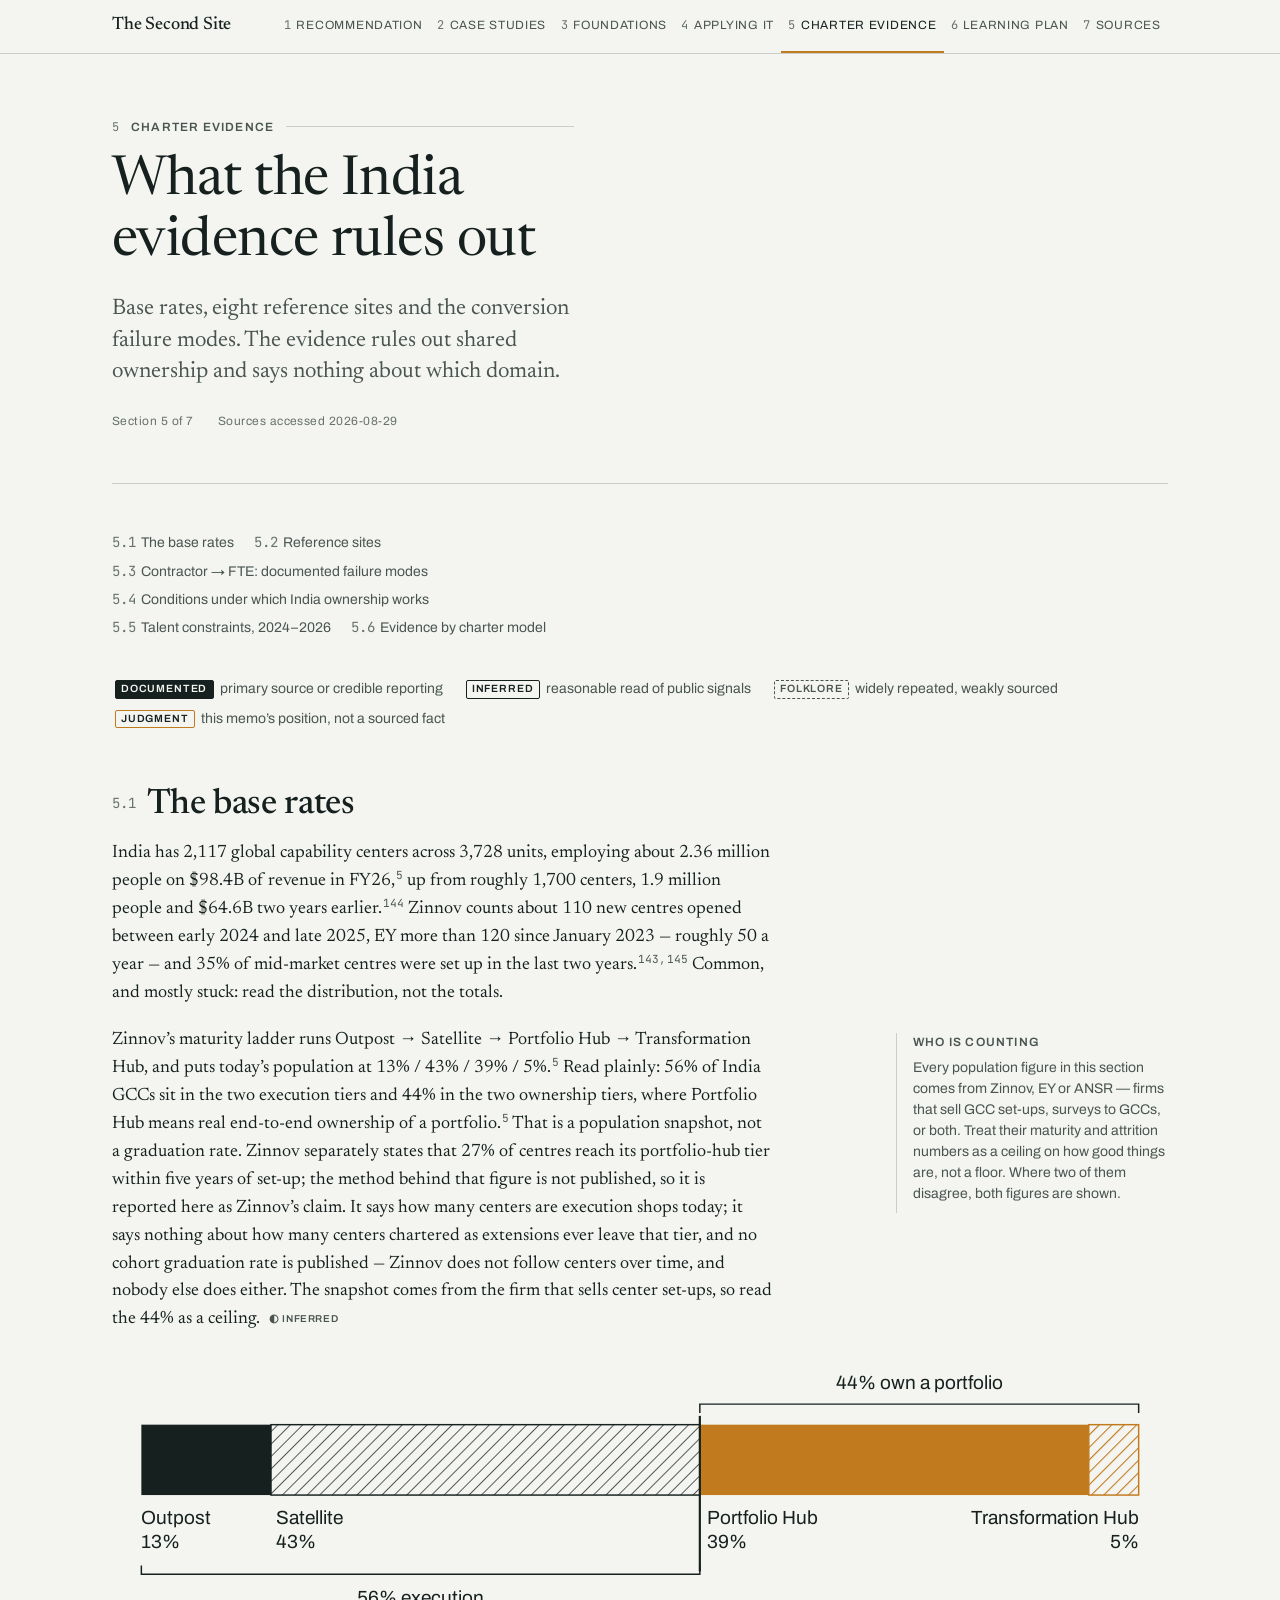
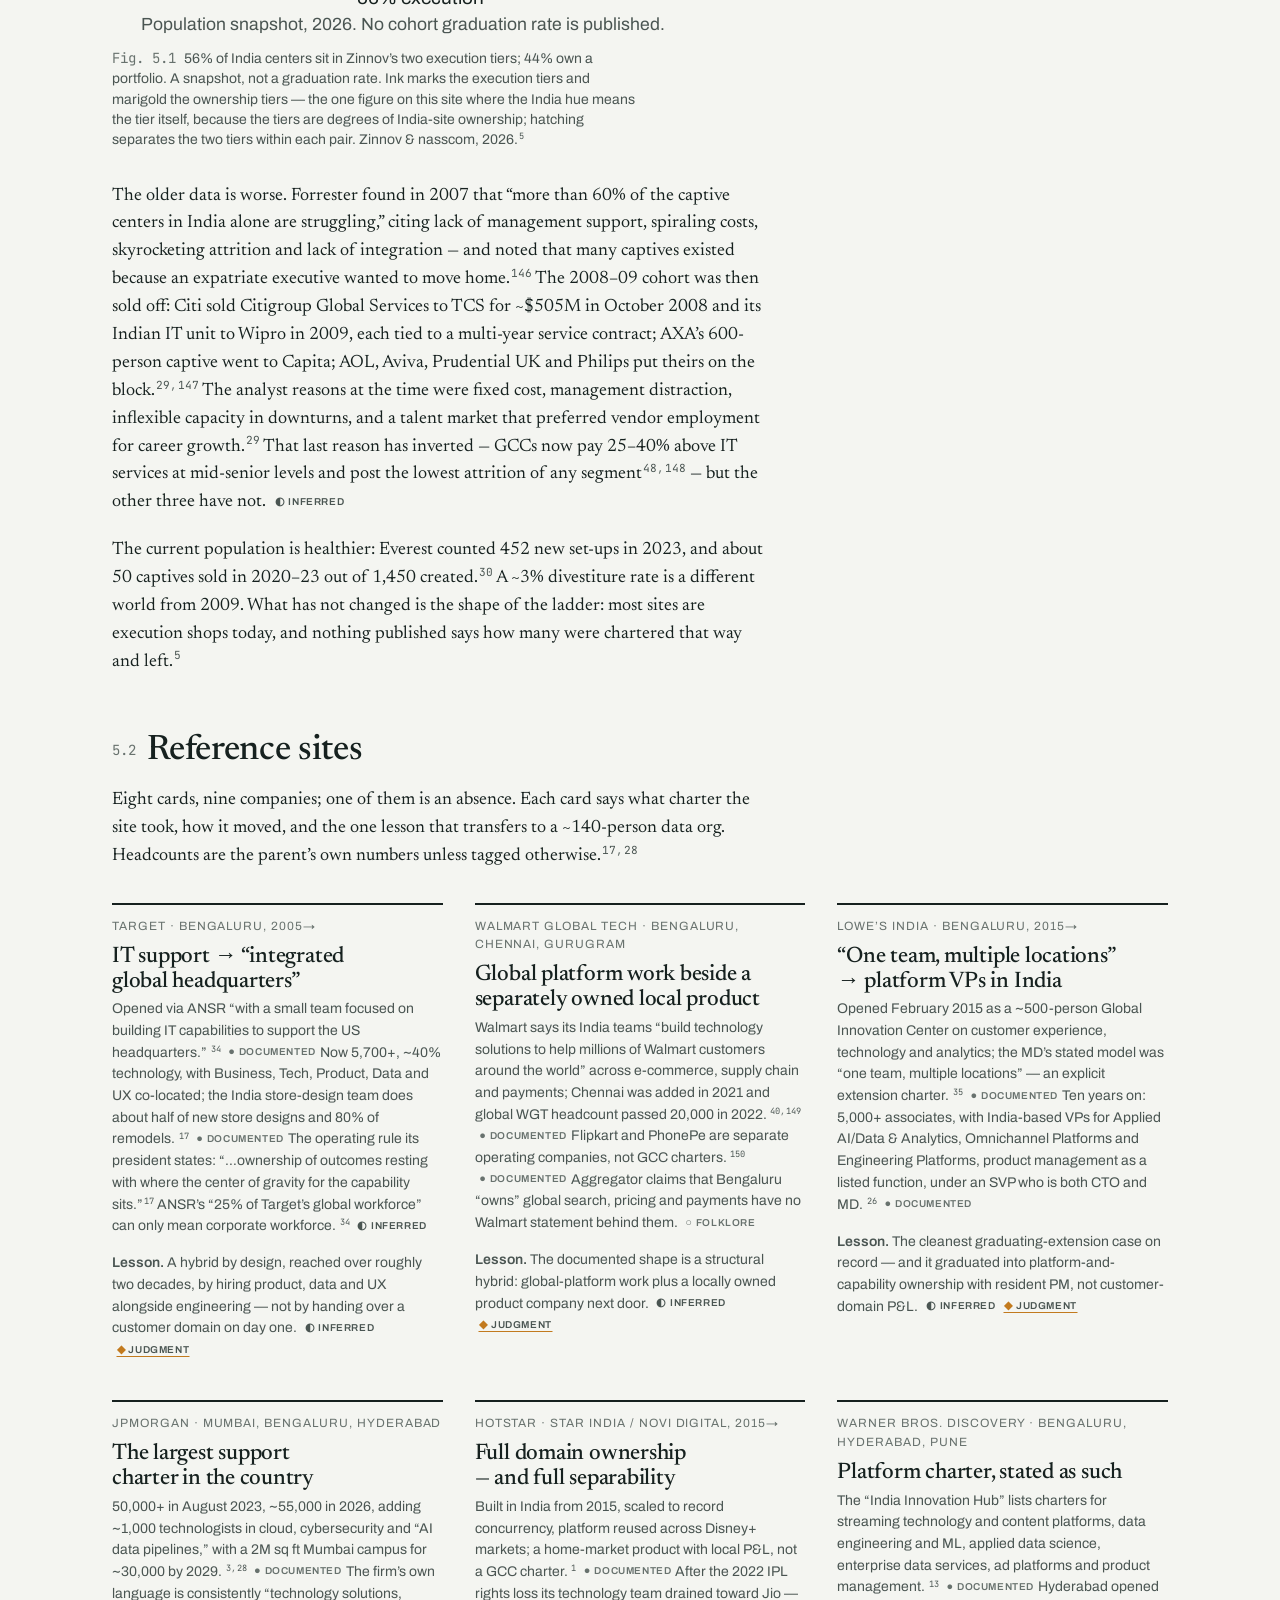
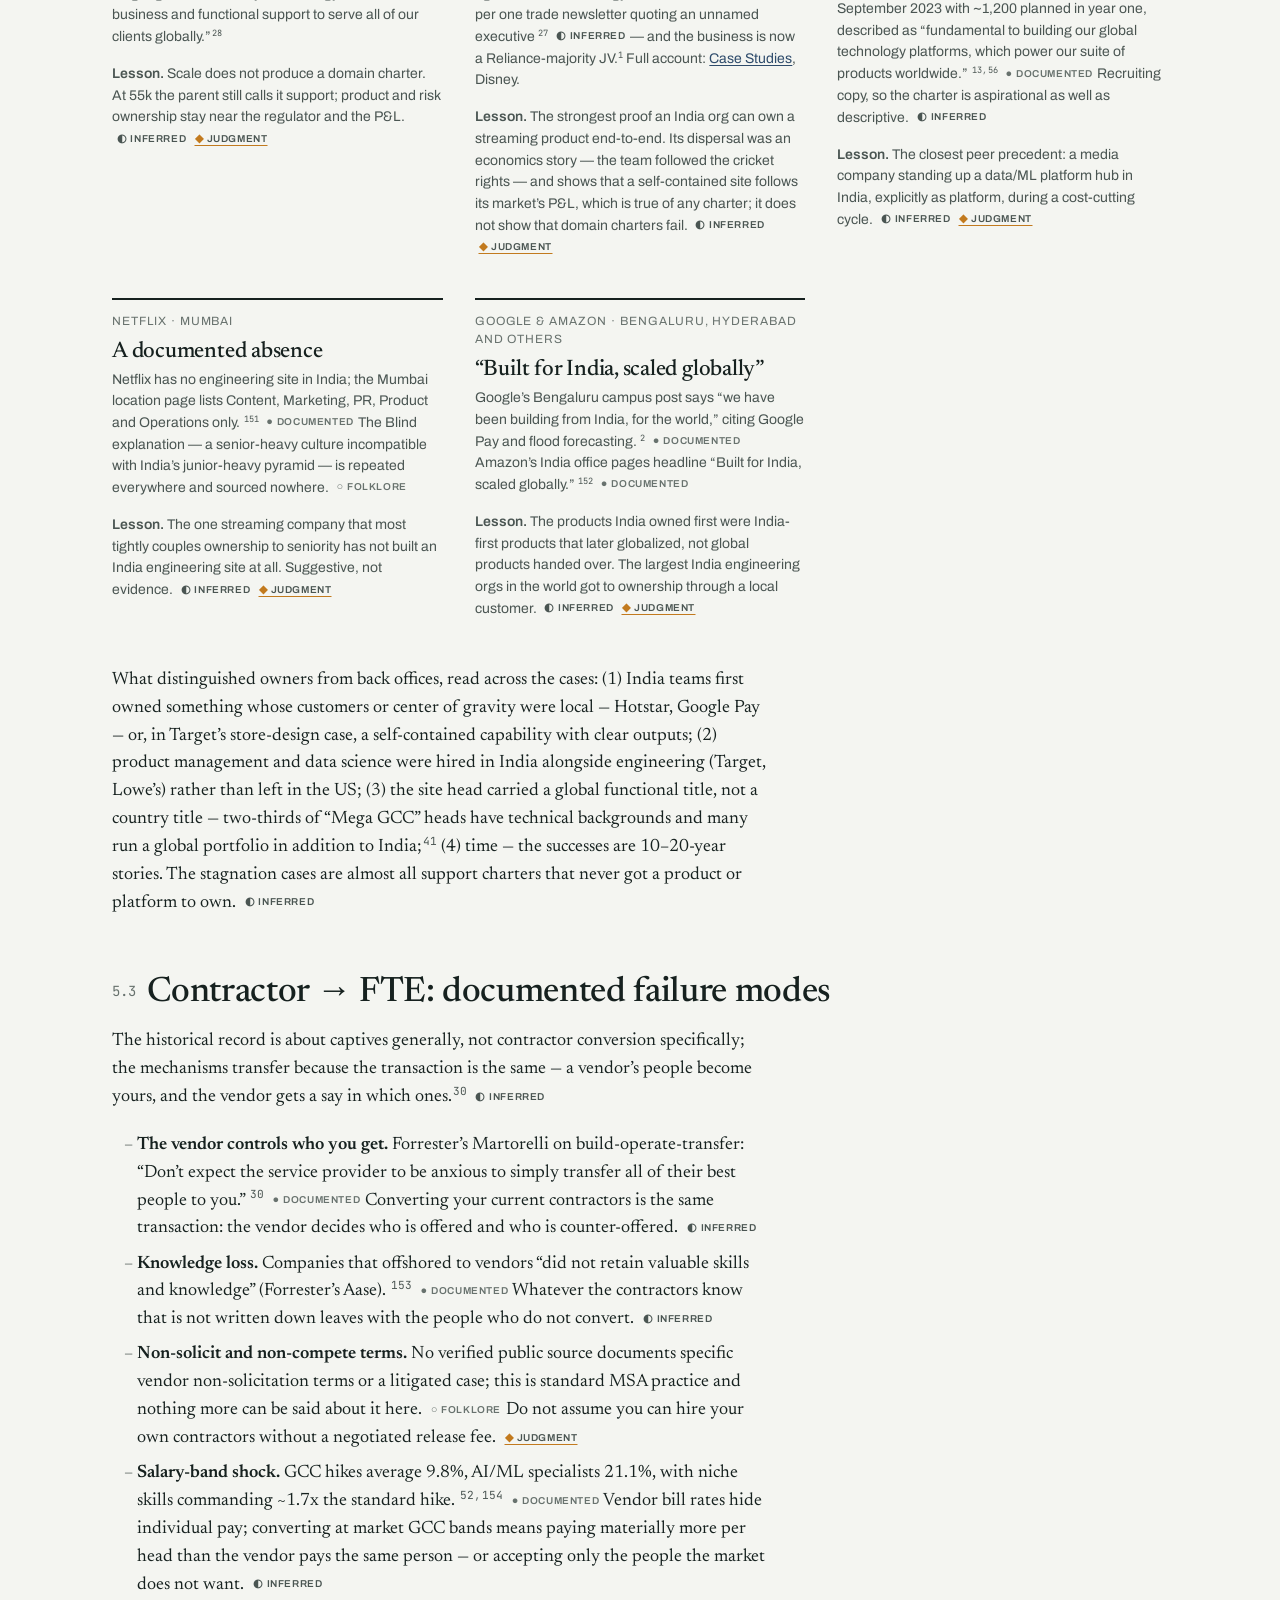
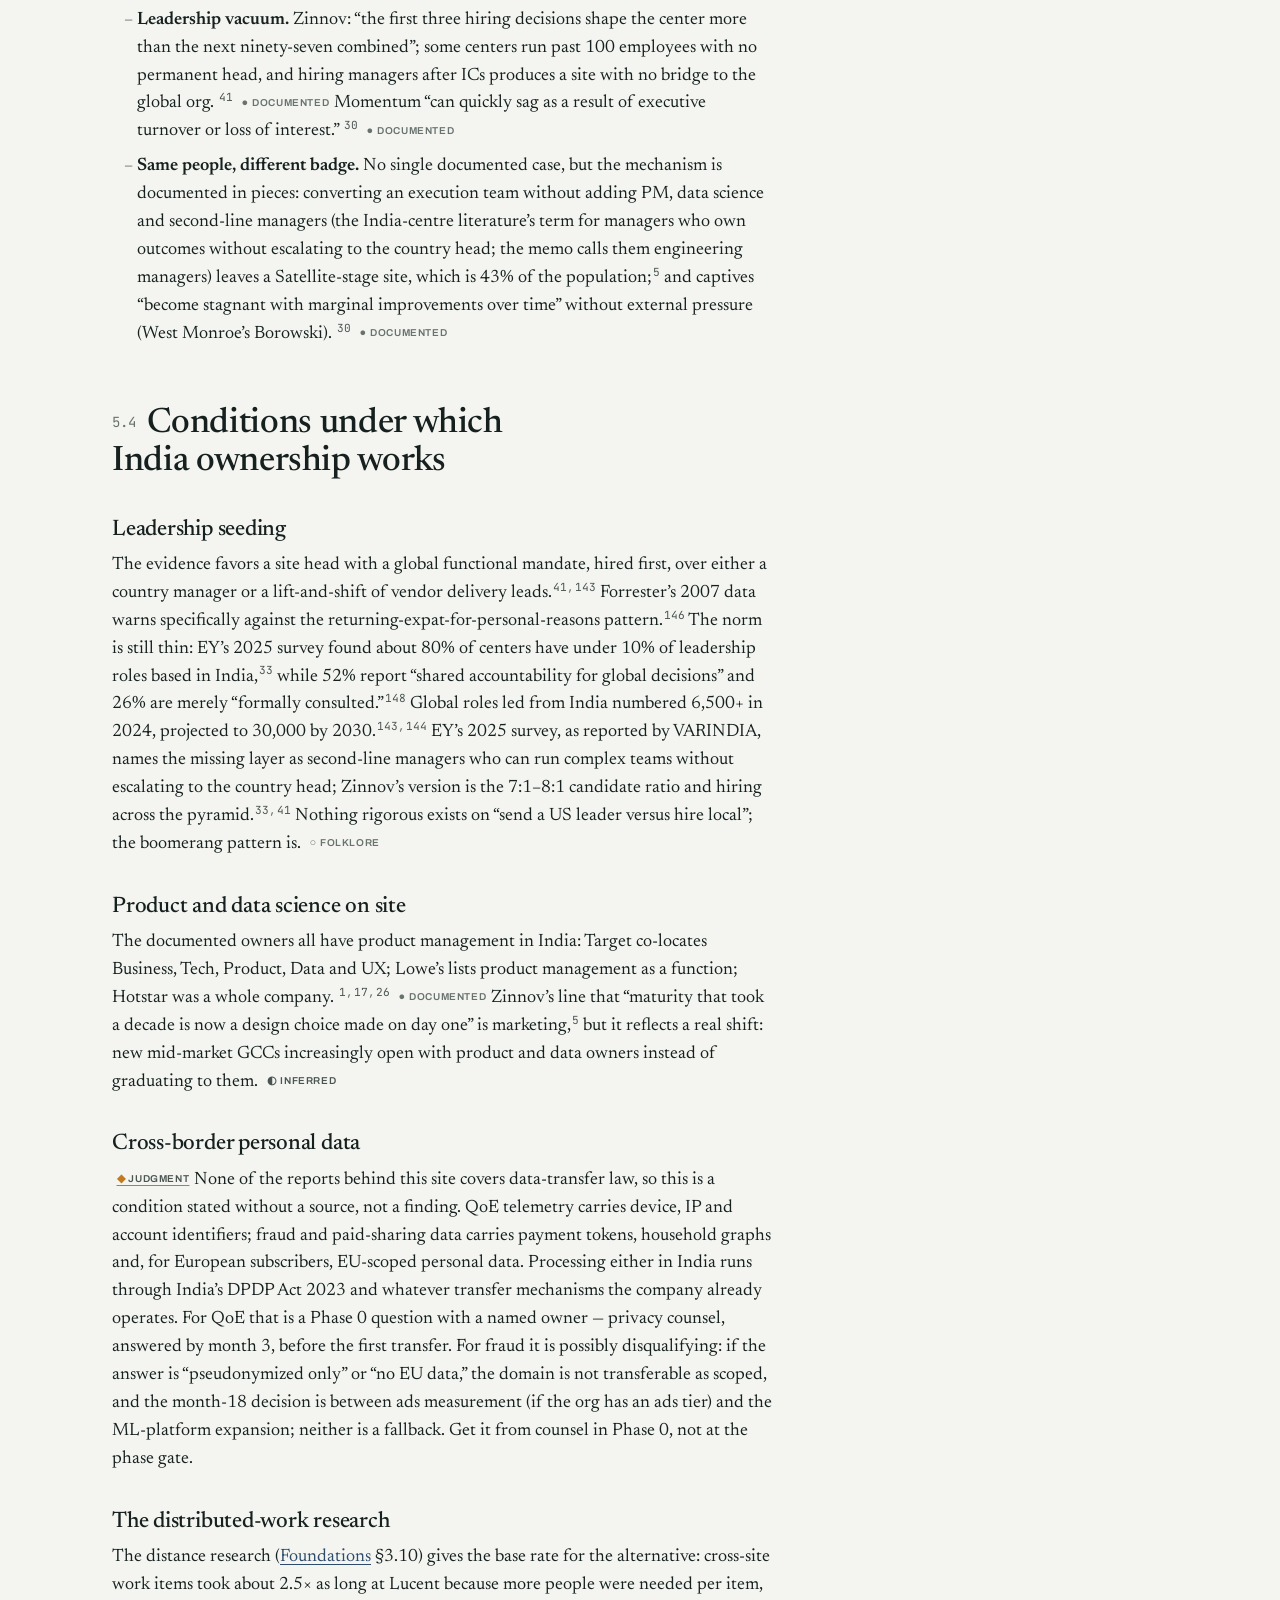
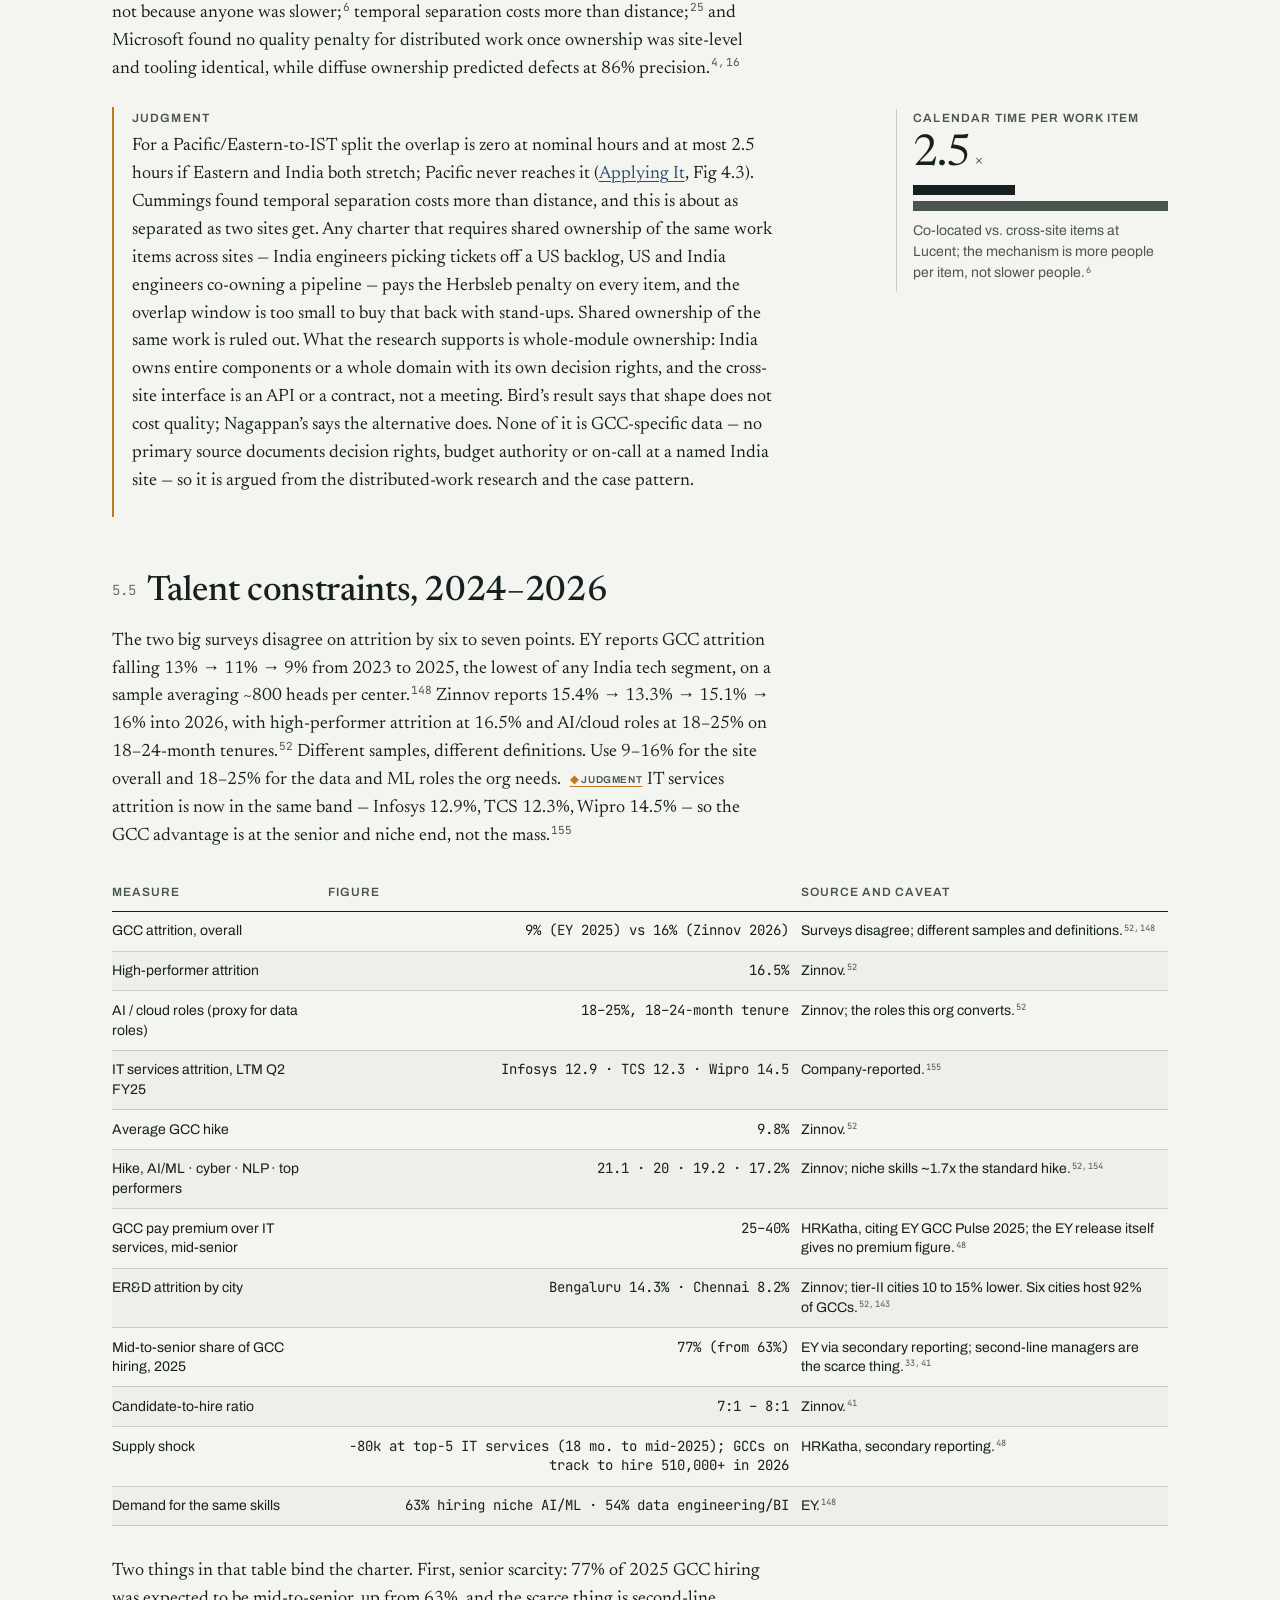
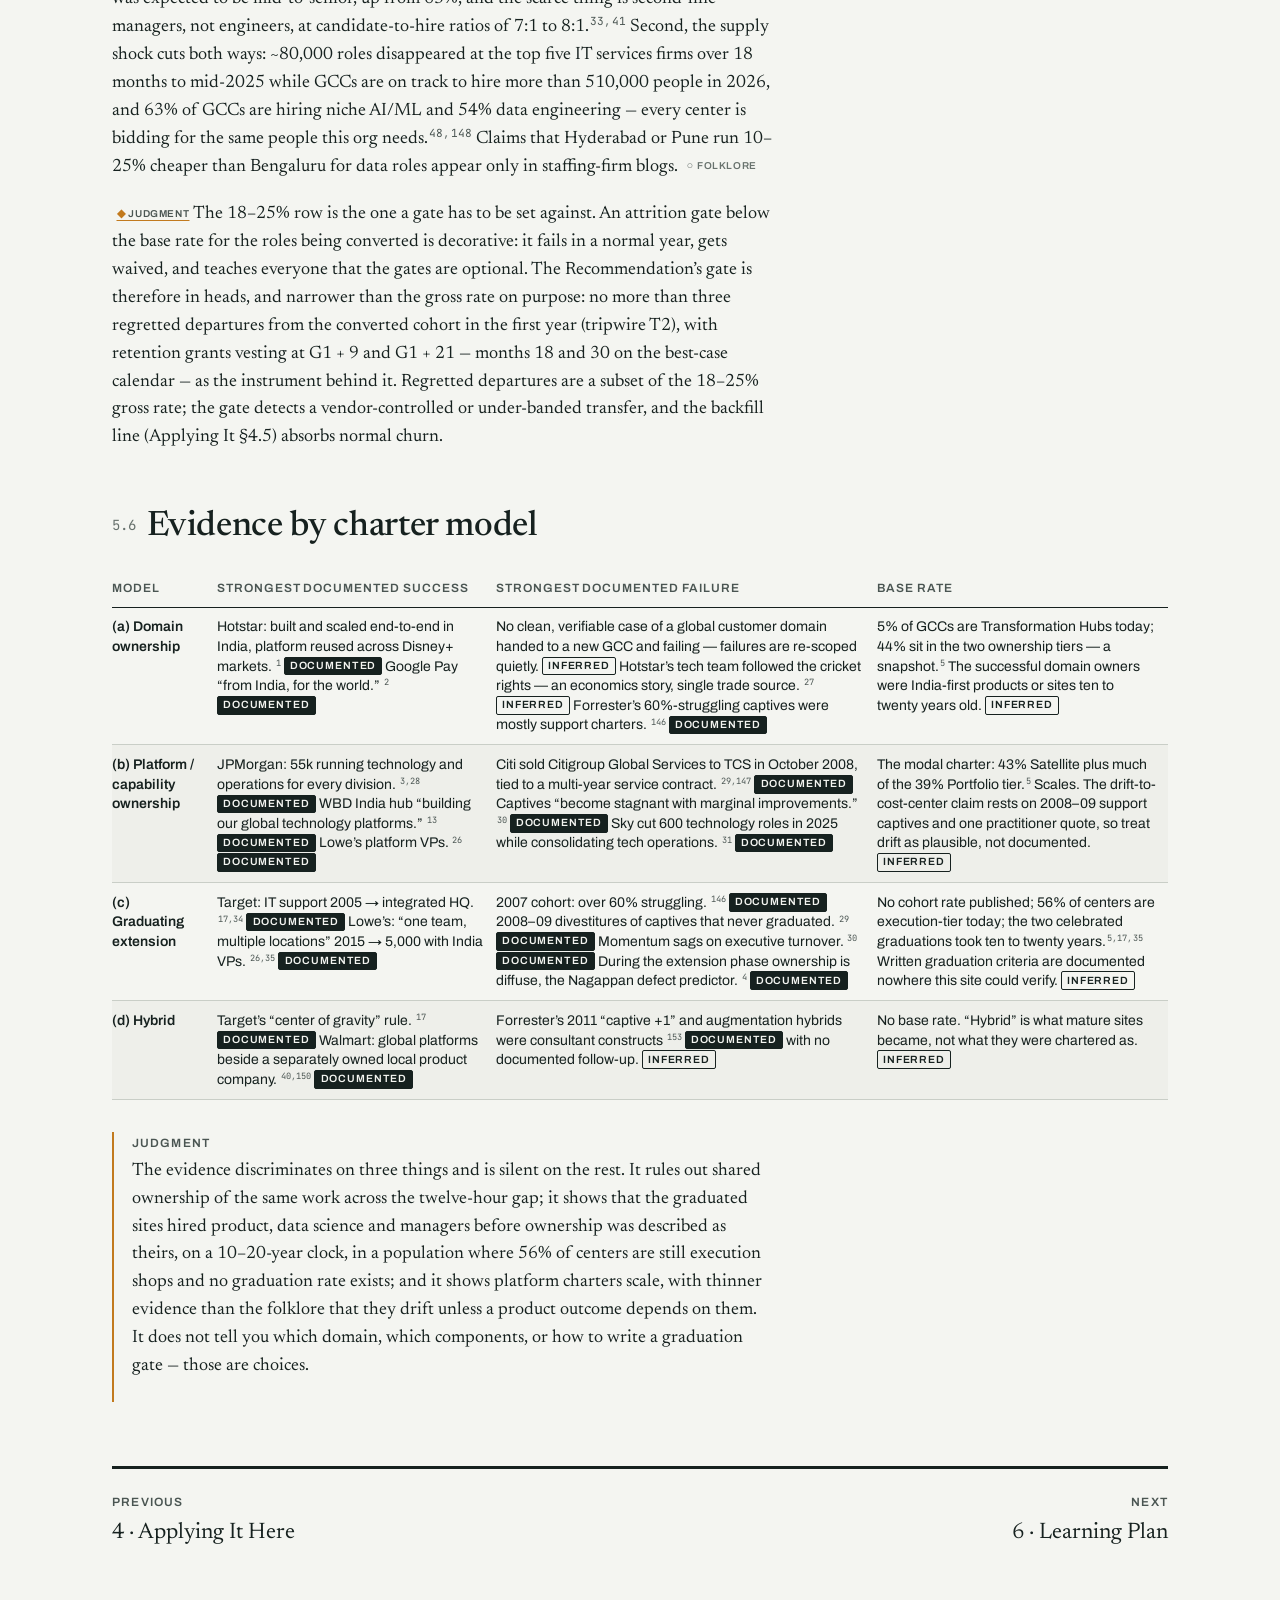
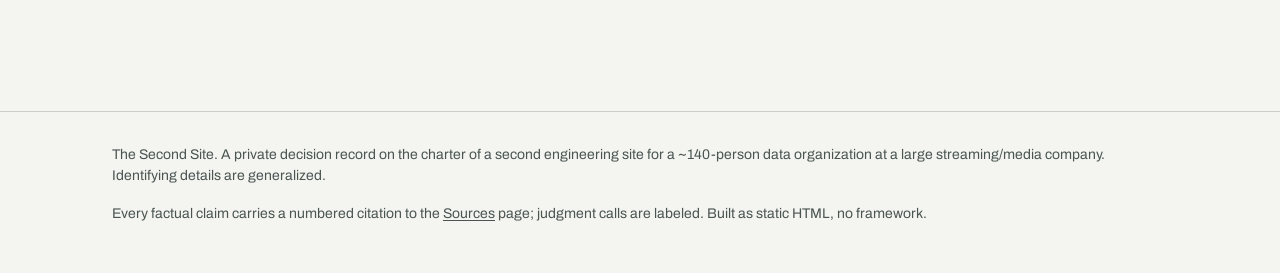
<file: docs/charter-evidence.html>
<!DOCTYPE html>
<html lang="en">
<head>
<meta charset="utf-8">
<meta name="viewport" content="width=device-width, initial-scale=1">
<title>Charter Evidence — The Second Site</title>
<meta name="description" content="The GCC and distributed-work evidence behind the India charter recommendation.">
<link rel="icon" href="data:image/svg+xml,%3Csvg xmlns='http://www.w3.org/2000/svg' viewBox='0 0 16 16'%3E%3Crect width='16' height='16' fill='%23F4F5F1'/%3E%3Crect x='3' y='3' width='10' height='10' fill='%23C27A1E'/%3E%3C/svg%3E">
<link rel="preconnect" href="https://fonts.googleapis.com">
<link rel="preconnect" href="https://fonts.gstatic.com" crossorigin>
<link rel="preload" as="style" href="https://fonts.googleapis.com/css2?family=Newsreader:ital,opsz,wght@0,6..72,400;0,6..72,500;1,6..72,400&family=Archivo:wght@400;600&family=JetBrains+Mono:wght@400&display=swap">
<link rel="stylesheet" href="https://fonts.googleapis.com/css2?family=Newsreader:ital,opsz,wght@0,6..72,400;0,6..72,500;1,6..72,400&family=Archivo:wght@400;600&family=JetBrains+Mono:wght@400&display=swap">
<link rel="stylesheet" href="assets/site.css">
</head>
<body>
<a class="skip" href="#main">Skip to content</a>
<header class="site-header">
  <div class="inner">
    <a class="brand" href="index.html">The Second Site <em>— an org-design decision record</em></a>
    <nav class="site-nav" aria-label="Sections">
      <ol>
        <li><a href="index.html"><span class="n">1</span><span class="t">Recommendation</span></a></li>
        <li><a href="case-studies.html"><span class="n">2</span><span class="t">Case Studies</span></a></li>
        <li><a href="foundations.html"><span class="n">3</span><span class="t">Foundations</span></a></li>
        <li><a href="applying-it.html"><span class="n">4</span><span class="t">Applying It</span></a></li>
        <li><a href="charter-evidence.html" aria-current="page"><span class="n">5</span><span class="t">Charter Evidence</span></a></li>
        <li><a href="learning-plan.html"><span class="n">6</span><span class="t">Learning Plan</span></a></li>
        <li><a href="sources.html"><span class="n">7</span><span class="t">Sources</span></a></li>
      </ol>
    </nav>
  </div>
  <div class="progress" aria-hidden="true"></div>
</header>

<main id="main" class="page">
  <div class="page-head">
    <p class="eyebrow"><span class="num">5</span> Charter Evidence</p>
    <h1>What the India evidence rules out</h1>
    <p class="dek">Base rates, eight reference sites and the conversion failure modes. The evidence rules out shared ownership and says nothing about which domain.</p>
    <p class="meta"><span>Section 5 of 7</span><span>Sources accessed 2026-08-29</span></p>
  </div>

  <div class="body">
    <ul class="toc"><li><a href="#base-rates"><span class="n">5.1</span>The base rates</a></li><li><a href="#cases"><span class="n">5.2</span>Reference sites</a></li><li><a href="#conversion"><span class="n">5.3</span>Contractor → FTE: documented failure modes</a></li><li><a href="#conditions"><span class="n">5.4</span>Conditions under which India ownership works</a></li><li><a href="#talent"><span class="n">5.5</span>Talent constraints, 2024–2026</a></li><li><a href="#by-model"><span class="n">5.6</span>Evidence by charter model</a></li></ul>
<div class="tag-key wide"><span><span class="tag tag-doc">documented</span> primary source or credible reporting</span><span><span class="tag tag-inf">inferred</span> reasonable read of public signals</span><span><span class="tag tag-folk">folklore</span> widely repeated, weakly sourced</span><span><span class="tag tag-judg">judgment</span> this memo’s position, not a sourced fact</span></div>

<h2 id="base-rates"><span class="n">5.1</span>The base rates</h2>
<p>India has 2,117 global capability centers across 3,728 units, employing about 2.36 million people on $98.4B of revenue in FY26,<sup class="c"><a href="sources.html#s-5">5</a></sup> up from roughly 1,700 centers, 1.9 million people and $64.6B two years earlier.<sup class="c"><a href="sources.html#s-144">144</a></sup> Zinnov counts about 110 new centres opened between early 2024 and late 2025, EY more than 120 since January 2023 — roughly 50 a year — and 35% of mid-market centres were set up in the last two years.<sup class="c"><a href="sources.html#s-143">143</a><a href="sources.html#s-145">145</a></sup> Common, and mostly stuck: read the distribution, not the totals.</p>
<aside class="rail"><span class="label">Who is counting</span><p>Every population figure in this section comes from Zinnov, EY or ANSR — firms that sell GCC set-ups, surveys to GCCs, or both. Treat their maturity and attrition numbers as a ceiling on how good things are, not a floor. Where two of them disagree, both figures are shown.</p></aside>
<p>Zinnov’s maturity ladder runs Outpost → Satellite → Portfolio Hub → Transformation Hub, and puts today’s population at 13% / 43% / 39% / 5%.<sup class="c"><a href="sources.html#s-5">5</a></sup> Read plainly: 56% of India GCCs sit in the two execution tiers and 44% in the two ownership tiers, where Portfolio Hub means real end-to-end ownership of a portfolio.<sup class="c"><a href="sources.html#s-5">5</a></sup> That is a population snapshot, not a graduation rate. Zinnov separately states that 27% of centres reach its portfolio-hub tier within five years of set-up; the method behind that figure is not published, so it is reported here as Zinnov’s claim. It says how many centers are execution shops today; it says nothing about how many centers chartered as extensions ever leave that tier, and no cohort graduation rate is published — Zinnov does not follow centers over time, and nobody else does either. The snapshot comes from the firm that sells center set-ups, so read the 44% as a ceiling. <span class="tag tag-inf">inferred</span></p>
<figure class="wide scroll"><svg viewBox="0 0 720 184" role="img" aria-labelledby="f51t f51d"><title id="f51t">Share of India GCCs at each Zinnov maturity stage in 2026, grouped into execution and ownership tiers.</title><desc id="f51d">A single horizontal bar in four segments: Outpost 13 percent and Satellite 43 percent, drawn in ink and hatched ink and bracketed as 56 percent execution tiers; Portfolio Hub 39 percent and Transformation Hub 5 percent, drawn in solid and hatched marigold and bracketed as 44 percent ownership tiers.</desc>
<defs>
<pattern id="f51-hatch-ink" patternUnits="userSpaceOnUse" width="6" height="6" patternTransform="rotate(45)"><line x1="0" y1="0" x2="0" y2="6" class="fig-stroke-ink" stroke-width="1"/></pattern>
<pattern id="f51-hatch-in" patternUnits="userSpaceOnUse" width="6" height="6" patternTransform="rotate(45)"><line x1="0" y1="0" x2="0" y2="6" class="fig-stroke-in" stroke-width="1.5"/></pattern>
</defs>
<text x="550.4" y="16" class="fig-t" text-anchor="middle">44% own a portfolio</text>
<path d="M400.8 32 V26 H700 V32" fill="none" class="fig-stroke-ink" stroke-width="1"/>
<rect x="20" y="40" width="88.4" height="48" class="fig-ink"/>
<rect x="108.4" y="40" width="292.4" height="48" class="fig-paper"/>
<rect x="108.4" y="40" width="292.4" height="48" fill="url(#f51-hatch-ink)"/>
<rect x="108.4" y="40" width="292.4" height="48" fill="none" class="fig-stroke-ink" stroke-width="1"/>
<rect x="400.8" y="40" width="265.2" height="48" class="fig-in"/>
<rect x="666" y="40" width="34" height="48" class="fig-paper"/>
<rect x="666" y="40" width="34" height="48" fill="url(#f51-hatch-in)"/>
<rect x="666" y="40" width="34" height="48" fill="none" class="fig-stroke-in" stroke-width="1"/>
<line x1="400.8" y1="34" x2="400.8" y2="140" class="fig-stroke-ink" stroke-width="1.5"/>
<text x="20" y="108" class="fig-t">Outpost</text><text x="20" y="124" class="fig-t">13%</text>
<text x="112" y="108" class="fig-t">Satellite</text><text x="112" y="124" class="fig-t">43%</text>
<text x="406" y="108" class="fig-t">Portfolio Hub</text><text x="406" y="124" class="fig-t">39%</text>
<text x="700" y="108" class="fig-t" text-anchor="end">Transformation Hub</text><text x="700" y="124" class="fig-t" text-anchor="end">5%</text>
<path d="M20 136 V142 H400.8 V136" fill="none" class="fig-stroke-ink" stroke-width="1"/>
<text x="210.4" y="162" class="fig-t" text-anchor="middle">56% execution</text>
<text x="20" y="180" class="fig-t2">Population snapshot, 2026. No cohort graduation rate is published.</text>
</svg>
<p class="cue">scroll →</p><figcaption><span class="fig">Fig. 5.1</span>56% of India centers sit in Zinnov’s two execution tiers; 44% own a portfolio. A snapshot, not a graduation rate. Ink marks the execution tiers and marigold the ownership tiers — the one figure on this site where the India hue means the tier itself, because the tiers are degrees of India-site ownership; hatching separates the two tiers within each pair. Zinnov &amp; nasscom, 2026.<sup class="c"><a href="sources.html#s-5">5</a></sup></figcaption></figure>
<p>The older data is worse. Forrester found in 2007 that “more than 60% of the captive centers in India alone are struggling,” citing lack of management support, spiraling costs, skyrocketing attrition and lack of integration — and noted that many captives existed because an expatriate executive wanted to move home.<sup class="c"><a href="sources.html#s-146">146</a></sup> The 2008–09 cohort was then sold off: Citi sold Citigroup Global Services to TCS for ~$505M in October 2008 and its Indian IT unit to Wipro in 2009, each tied to a multi-year service contract; AXA’s 600-person captive went to Capita; AOL, Aviva, Prudential UK and Philips put theirs on the block.<sup class="c"><a href="sources.html#s-29">29</a><a href="sources.html#s-147">147</a></sup> The analyst reasons at the time were fixed cost, management distraction, inflexible capacity in downturns, and a talent market that preferred vendor employment for career growth.<sup class="c"><a href="sources.html#s-29">29</a></sup> That last reason has inverted — GCCs now pay 25–40% above IT services at mid-senior levels and post the lowest attrition of any segment<sup class="c"><a href="sources.html#s-48">48</a><a href="sources.html#s-148">148</a></sup> — but the other three have not. <span class="tag tag-inf">inferred</span></p>
<p>The current population is healthier: Everest counted 452 new set-ups in 2023, and about 50 captives sold in 2020–23 out of 1,450 created.<sup class="c"><a href="sources.html#s-30">30</a></sup> A ~3% divestiture rate is a different world from 2009. What has not changed is the shape of the ladder: most sites are execution shops today, and nothing published says how many were chartered that way and left.<sup class="c"><a href="sources.html#s-5">5</a></sup></p>

<h2 id="cases"><span class="n">5.2</span>Reference sites</h2>
<p>Eight cards, nine companies; one of them is an absence. Each card says what charter the site took, how it moved, and the one lesson that transfers to a ~140-person data org. Headcounts are the parent’s own numbers unless tagged otherwise.<sup class="c"><a href="sources.html#s-17">17</a><a href="sources.html#s-28">28</a></sup></p>
<div class="cases wide">
<article class="case"><div class="co">Target · Bengaluru, 2005→</div><h3>IT support → “integrated global headquarters”</h3><p>Opened via ANSR “with a small team focused on building IT capabilities to support the US headquarters.” <sup class="c"><a href="sources.html#s-34">34</a></sup> <span class="tag tag-doc">documented</span> Now 5,700+, ~40% technology, with Business, Tech, Product, Data and UX co-located; the India store-design team does about half of new store designs and 80% of remodels. <sup class="c"><a href="sources.html#s-17">17</a></sup> <span class="tag tag-doc">documented</span> The operating rule its president states: “…ownership of outcomes resting with where the center of gravity for the capability sits.”<sup class="c"><a href="sources.html#s-17">17</a></sup> ANSR’s “25% of Target’s global workforce” can only mean corporate workforce. <sup class="c"><a href="sources.html#s-34">34</a></sup> <span class="tag tag-inf">inferred</span></p><p><strong>Lesson.</strong> A hybrid by design, reached over roughly two decades, by hiring product, data and UX alongside engineering — not by handing over a customer domain on day one. <span class="tag tag-inf">inferred</span> <span class="tag tag-judg">judgment</span></p></article>
<article class="case"><div class="co">Walmart Global Tech · Bengaluru, Chennai, Gurugram</div><h3>Global platform work beside a separately owned local product</h3><p>Walmart says its India teams “build technology solutions to help millions of Walmart customers around the world” across e-commerce, supply chain and payments; Chennai was added in 2021 and global WGT headcount passed 20,000 in 2022. <sup class="c"><a href="sources.html#s-40">40</a><a href="sources.html#s-149">149</a></sup> <span class="tag tag-doc">documented</span> Flipkart and PhonePe are separate operating companies, not GCC charters. <sup class="c"><a href="sources.html#s-150">150</a></sup> <span class="tag tag-doc">documented</span> Aggregator claims that Bengaluru “owns” global search, pricing and payments have no Walmart statement behind them. <span class="tag tag-folk">folklore</span></p><p><strong>Lesson.</strong> The documented shape is a structural hybrid: global-platform work plus a locally owned product company next door. <span class="tag tag-inf">inferred</span> <span class="tag tag-judg">judgment</span></p></article>
<article class="case"><div class="co">Lowe’s India · Bengaluru, 2015→</div><h3>“One team, multiple locations” → platform VPs in India</h3><p>Opened February 2015 as a ~500-person Global Innovation Center on customer experience, technology and analytics; the MD’s stated model was “one team, multiple locations” — an explicit extension charter. <sup class="c"><a href="sources.html#s-35">35</a></sup> <span class="tag tag-doc">documented</span> Ten years on: 5,000+ associates, with India-based VPs for Applied AI/Data &amp; Analytics, Omnichannel Platforms and Engineering Platforms, product management as a listed function, under an SVP who is both CTO and MD. <sup class="c"><a href="sources.html#s-26">26</a></sup> <span class="tag tag-doc">documented</span></p><p><strong>Lesson.</strong> The cleanest graduating-extension case on record — and it graduated into platform-and-capability ownership with resident PM, not customer-domain P&amp;L. <span class="tag tag-inf">inferred</span> <span class="tag tag-judg">judgment</span></p></article>
<article class="case"><div class="co">JPMorgan · Mumbai, Bengaluru, Hyderabad</div><h3>The largest support charter in the country</h3><p>50,000+ in August 2023, ~55,000 in 2026, adding ~1,000 technologists in cloud, cybersecurity and “AI data pipelines,” with a 2M sq ft Mumbai campus for ~30,000 by 2029. <sup class="c"><a href="sources.html#s-3">3</a><a href="sources.html#s-28">28</a></sup> <span class="tag tag-doc">documented</span> The firm’s own language is consistently “technology solutions, business and functional support to serve all of our clients globally.”<sup class="c"><a href="sources.html#s-28">28</a></sup></p><p><strong>Lesson.</strong> Scale does not produce a domain charter. At 55k the parent still calls it support; product and risk ownership stay near the regulator and the P&amp;L. <span class="tag tag-inf">inferred</span> <span class="tag tag-judg">judgment</span></p></article>
<article class="case"><div class="co">Hotstar · Star India / Novi Digital, 2015→</div><h3>Full domain ownership — and full separability</h3><p>Built in India from 2015, scaled to record concurrency, platform reused across Disney+ markets; a home-market product with local P&amp;L, not a GCC charter. <sup class="c"><a href="sources.html#s-1">1</a></sup> <span class="tag tag-doc">documented</span> After the 2022 IPL rights loss its technology team drained toward Jio — per one trade newsletter quoting an unnamed executive <sup class="c"><a href="sources.html#s-27">27</a></sup> <span class="tag tag-inf">inferred</span> — and the business is now a Reliance-majority JV.<sup class="c"><a href="sources.html#s-1">1</a></sup> Full account: <a href="case-studies.html">Case Studies</a>, Disney.</p><p><strong>Lesson.</strong> The strongest proof an India org can own a streaming product end-to-end. Its dispersal was an economics story — the team followed the cricket rights — and shows that a self-contained site follows its market’s P&amp;L, which is true of any charter; it does not show that domain charters fail. <span class="tag tag-inf">inferred</span> <span class="tag tag-judg">judgment</span></p></article>
<article class="case"><div class="co">Warner Bros. Discovery · Bengaluru, Hyderabad, Pune</div><h3>Platform charter, stated as such</h3><p>The “India Innovation Hub” lists charters for streaming technology and content platforms, data engineering and ML, applied data science, enterprise data services, ad platforms and product management. <sup class="c"><a href="sources.html#s-13">13</a></sup> <span class="tag tag-doc">documented</span> Hyderabad opened September 2023 with ~1,200 planned in year one, described as “fundamental to building our global technology platforms, which power our suite of products worldwide.” <sup class="c"><a href="sources.html#s-13">13</a><a href="sources.html#s-56">56</a></sup> <span class="tag tag-doc">documented</span> Recruiting copy, so the charter is aspirational as well as descriptive. <span class="tag tag-inf">inferred</span></p><p><strong>Lesson.</strong> The closest peer precedent: a media company standing up a data/ML platform hub in India, explicitly as platform, during a cost-cutting cycle. <span class="tag tag-inf">inferred</span> <span class="tag tag-judg">judgment</span></p></article>
<article class="case"><div class="co">Netflix · Mumbai</div><h3>A documented absence</h3><p>Netflix has no engineering site in India; the Mumbai location page lists Content, Marketing, PR, Product and Operations only. <sup class="c"><a href="sources.html#s-151">151</a></sup> <span class="tag tag-doc">documented</span> The Blind explanation — a senior-heavy culture incompatible with India’s junior-heavy pyramid — is repeated everywhere and sourced nowhere. <span class="tag tag-folk">folklore</span></p><p><strong>Lesson.</strong> The one streaming company that most tightly couples ownership to seniority has not built an India engineering site at all. Suggestive, not evidence. <span class="tag tag-inf">inferred</span> <span class="tag tag-judg">judgment</span></p></article>
<article class="case"><div class="co">Google &amp; Amazon · Bengaluru, Hyderabad and others</div><h3>“Built for India, scaled globally”</h3><p>Google’s Bengaluru campus post says “we have been building from India, for the world,” citing Google Pay and flood forecasting. <sup class="c"><a href="sources.html#s-2">2</a></sup> <span class="tag tag-doc">documented</span> Amazon’s India office pages headline “Built for India, scaled globally.” <sup class="c"><a href="sources.html#s-152">152</a></sup> <span class="tag tag-doc">documented</span></p><p><strong>Lesson.</strong> The products India owned first were India-first products that later globalized, not global products handed over. The largest India engineering orgs in the world got to ownership through a local customer. <span class="tag tag-inf">inferred</span> <span class="tag tag-judg">judgment</span></p></article>
</div>
<p>What distinguished owners from back offices, read across the cases: (1) India teams first owned something whose customers or center of gravity were local — Hotstar, Google Pay — or, in Target’s store-design case, a self-contained capability with clear outputs; (2) product management and data science were hired in India alongside engineering (Target, Lowe’s) rather than left in the US; (3) the site head carried a global functional title, not a country title — two-thirds of “Mega GCC” heads have technical backgrounds and many run a global portfolio in addition to India;<sup class="c"><a href="sources.html#s-41">41</a></sup> (4) time — the successes are 10–20-year stories. The stagnation cases are almost all support charters that never got a product or platform to own. <span class="tag tag-inf">inferred</span></p>

<h2 id="conversion"><span class="n">5.3</span>Contractor → FTE: documented failure modes</h2>
<p>The historical record is about captives generally, not contractor conversion specifically; the mechanisms transfer because the transaction is the same — a vendor’s people become yours, and the vendor gets a say in which ones.<sup class="c"><a href="sources.html#s-30">30</a></sup> <span class="tag tag-inf">inferred</span></p>
<ul>
<li><strong>The vendor controls who you get.</strong> Forrester’s Martorelli on build-operate-transfer: “Don’t expect the service provider to be anxious to simply transfer all of their best people to you.” <sup class="c"><a href="sources.html#s-30">30</a></sup> <span class="tag tag-doc">documented</span> Converting your current contractors is the same transaction: the vendor decides who is offered and who is counter-offered. <span class="tag tag-inf">inferred</span></li>
<li><strong>Knowledge loss.</strong> Companies that offshored to vendors “did not retain valuable skills and knowledge” (Forrester’s Aase). <sup class="c"><a href="sources.html#s-153">153</a></sup> <span class="tag tag-doc">documented</span> Whatever the contractors know that is not written down leaves with the people who do not convert. <span class="tag tag-inf">inferred</span></li>
<li><strong>Non-solicit and non-compete terms.</strong> No verified public source documents specific vendor non-solicitation terms or a litigated case; this is standard MSA practice and nothing more can be said about it here. <span class="tag tag-folk">folklore</span> Do not assume you can hire your own contractors without a negotiated release fee. <span class="tag tag-judg">judgment</span></li>
<li><strong>Salary-band shock.</strong> GCC hikes average 9.8%, AI/ML specialists 21.1%, with niche skills commanding ~1.7x the standard hike. <sup class="c"><a href="sources.html#s-52">52</a><a href="sources.html#s-154">154</a></sup> <span class="tag tag-doc">documented</span> Vendor bill rates hide individual pay; converting at market GCC bands means paying materially more per head than the vendor pays the same person — or accepting only the people the market does not want. <span class="tag tag-inf">inferred</span></li>
<li><strong>Leadership vacuum.</strong> Zinnov: “the first three hiring decisions shape the center more than the next ninety-seven combined”; some centers run past 100 employees with no permanent head, and hiring managers after ICs produces a site with no bridge to the global org. <sup class="c"><a href="sources.html#s-41">41</a></sup> <span class="tag tag-doc">documented</span> Momentum “can quickly sag as a result of executive turnover or loss of interest.” <sup class="c"><a href="sources.html#s-30">30</a></sup> <span class="tag tag-doc">documented</span></li>
<li><strong>Same people, different badge.</strong> No single documented case, but the mechanism is documented in pieces: converting an execution team without adding PM, data science and second-line managers (the India-centre literature’s term for managers who own outcomes without escalating to the country head; the memo calls them engineering managers) leaves a Satellite-stage site, which is 43% of the population;<sup class="c"><a href="sources.html#s-5">5</a></sup> and captives “become stagnant with marginal improvements over time” without external pressure (West Monroe’s Borowski). <sup class="c"><a href="sources.html#s-30">30</a></sup> <span class="tag tag-doc">documented</span></li>
</ul>

<h2 id="conditions"><span class="n">5.4</span>Conditions under which India ownership works</h2>
<h3>Leadership seeding</h3>
<p>The evidence favors a site head with a global functional mandate, hired first, over either a country manager or a lift-and-shift of vendor delivery leads.<sup class="c"><a href="sources.html#s-41">41</a><a href="sources.html#s-143">143</a></sup> Forrester’s 2007 data warns specifically against the returning-expat-for-personal-reasons pattern.<sup class="c"><a href="sources.html#s-146">146</a></sup> The norm is still thin: EY’s 2025 survey found about 80% of centers have under 10% of leadership roles based in India,<sup class="c"><a href="sources.html#s-33">33</a></sup> while 52% report “shared accountability for global decisions” and 26% are merely “formally consulted.”<sup class="c"><a href="sources.html#s-148">148</a></sup> Global roles led from India numbered 6,500+ in 2024, projected to 30,000 by 2030.<sup class="c"><a href="sources.html#s-143">143</a><a href="sources.html#s-144">144</a></sup> EY’s 2025 survey, as reported by VARINDIA, names the missing layer as second-line managers who can run complex teams without escalating to the country head; Zinnov’s version is the 7:1–8:1 candidate ratio and hiring across the pyramid.<sup class="c"><a href="sources.html#s-33">33</a><a href="sources.html#s-41">41</a></sup> Nothing rigorous exists on “send a US leader versus hire local”; the boomerang pattern is. <span class="tag tag-folk">folklore</span></p>
<h3>Product and data science on site</h3>
<p>The documented owners all have product management in India: Target co-locates Business, Tech, Product, Data and UX; Lowe’s lists product management as a function; Hotstar was a whole company. <sup class="c"><a href="sources.html#s-1">1</a><a href="sources.html#s-17">17</a><a href="sources.html#s-26">26</a></sup> <span class="tag tag-doc">documented</span> Zinnov’s line that “maturity that took a decade is now a design choice made on day one” is marketing,<sup class="c"><a href="sources.html#s-5">5</a></sup> but it reflects a real shift: new mid-market GCCs increasingly open with product and data owners instead of graduating to them. <span class="tag tag-inf">inferred</span></p>
<h3>Cross-border personal data</h3>
<p><span class="tag tag-judg">judgment</span> None of the reports behind this site covers data-transfer law, so this is a condition stated without a source, not a finding. QoE telemetry carries device, IP and account identifiers; fraud and paid-sharing data carries payment tokens, household graphs and, for European subscribers, EU-scoped personal data. Processing either in India runs through India’s DPDP Act 2023 and whatever transfer mechanisms the company already operates. For QoE that is a Phase 0 question with a named owner — privacy counsel, answered by month 3, before the first transfer. For fraud it is possibly disqualifying: if the answer is “pseudonymized only” or “no EU data,” the domain is not transferable as scoped, and the month-18 decision is between ads measurement (if the org has an ads tier) and the ML-platform expansion; neither is a fallback. Get it from counsel in Phase 0, not at the phase gate.</p>
<h3>The distributed-work research</h3>
<p>The distance research (<a href="foundations.html">Foundations</a> §3.10) gives the base rate for the alternative: cross-site work items took about 2.5× as long at Lucent because more people were needed per item, not because anyone was slower;<sup class="c"><a href="sources.html#s-6">6</a></sup> temporal separation costs more than distance;<sup class="c"><a href="sources.html#s-25">25</a></sup> and Microsoft found no quality penalty for distributed work once ownership was site-level and tooling identical, while diffuse ownership predicted defects at 86% precision.<sup class="c"><a href="sources.html#s-4">4</a><a href="sources.html#s-16">16</a></sup></p>
<aside class="rail"><span class="label">Calendar time per work item</span><span class="big">2.5<small>×</small></span><div class="bars"><span class="b1"></span><span class="b2"></span></div><p>Co-located vs. cross-site items at Lucent; the mechanism is more people per item, not slower people.<sup class="c"><a href="sources.html#s-6">6</a></sup></p></aside>
<div class="judgment"><span class="label">Judgment</span><p>For a Pacific/Eastern-to-IST split the overlap is zero at nominal hours and at most 2.5 hours if Eastern and India both stretch; Pacific never reaches it (<a href="applying-it.html">Applying It</a>, Fig 4.3). Cummings found temporal separation costs more than distance, and this is about as separated as two sites get. Any charter that requires shared ownership of the same work items across sites — India engineers picking tickets off a US backlog, US and India engineers co-owning a pipeline — pays the Herbsleb penalty on every item, and the overlap window is too small to buy that back with stand-ups. Shared ownership of the same work is ruled out. What the research supports is whole-module ownership: India owns entire components or a whole domain with its own decision rights, and the cross-site interface is an API or a contract, not a meeting. Bird’s result says that shape does not cost quality; Nagappan’s says the alternative does. None of it is GCC-specific data — no primary source documents decision rights, budget authority or on-call at a named India site — so it is argued from the distributed-work research and the case pattern.</p></div>

<h2 id="talent"><span class="n">5.5</span>Talent constraints, 2024–2026</h2>
<p>The two big surveys disagree on attrition by six to seven points. EY reports GCC attrition falling 13% → 11% → 9% from 2023 to 2025, the lowest of any India tech segment, on a sample averaging ~800 heads per center.<sup class="c"><a href="sources.html#s-148">148</a></sup> Zinnov reports 15.4% → 13.3% → 15.1% → 16% into 2026, with high-performer attrition at 16.5% and AI/cloud roles at 18–25% on 18–24-month tenures.<sup class="c"><a href="sources.html#s-52">52</a></sup> Different samples, different definitions. Use 9–16% for the site overall and 18–25% for the data and ML roles the org needs. <span class="tag tag-judg">judgment</span> IT services attrition is now in the same band — Infosys 12.9%, TCS 12.3%, Wipro 14.5% — so the GCC advantage is at the senior and niche end, not the mass.<sup class="c"><a href="sources.html#s-155">155</a></sup></p>
<div class="tbl-wrap wide"><table><thead><tr><th>Measure</th><th>Figure</th><th>Source and caveat</th></tr></thead><tbody>
<tr><td>GCC attrition, overall</td><td class="num">9% (EY 2025) vs 16% (Zinnov 2026)</td><td>Surveys disagree; different samples and definitions.<sup class="c"><a href="sources.html#s-52">52</a><a href="sources.html#s-148">148</a></sup></td></tr>
<tr><td>High-performer attrition</td><td class="num">16.5%</td><td>Zinnov.<sup class="c"><a href="sources.html#s-52">52</a></sup></td></tr>
<tr><td>AI / cloud roles (proxy for data roles)</td><td class="num">18–25%, 18–24-month tenure</td><td>Zinnov; the roles this org converts.<sup class="c"><a href="sources.html#s-52">52</a></sup></td></tr>
<tr><td>IT services attrition, LTM Q2 FY25</td><td class="num">Infosys 12.9 · TCS 12.3 · Wipro 14.5</td><td>Company-reported.<sup class="c"><a href="sources.html#s-155">155</a></sup></td></tr>
<tr><td>Average GCC hike</td><td class="num">9.8%</td><td>Zinnov.<sup class="c"><a href="sources.html#s-52">52</a></sup></td></tr>
<tr><td>Hike, AI/ML · cyber · NLP · top performers</td><td class="num">21.1 · 20 · 19.2 · 17.2%</td><td>Zinnov; niche skills ~1.7x the standard hike.<sup class="c"><a href="sources.html#s-52">52</a><a href="sources.html#s-154">154</a></sup></td></tr>
<tr><td>GCC pay premium over IT services, mid-senior</td><td class="num">25–40%</td><td>HRKatha, citing EY GCC Pulse 2025; the EY release itself gives no premium figure.<sup class="c"><a href="sources.html#s-48">48</a></sup></td></tr>
<tr><td>ER&amp;D attrition by city</td><td class="num">Bengaluru 14.3% · Chennai 8.2%</td><td>Zinnov; tier-II cities 10 to 15% lower. Six cities host 92% of GCCs.<sup class="c"><a href="sources.html#s-52">52</a><a href="sources.html#s-143">143</a></sup></td></tr>
<tr><td>Mid-to-senior share of GCC hiring, 2025</td><td class="num">77% (from 63%)</td><td>EY via secondary reporting; second-line managers are the scarce thing.<sup class="c"><a href="sources.html#s-33">33</a><a href="sources.html#s-41">41</a></sup></td></tr>
<tr><td>Candidate-to-hire ratio</td><td class="num">7:1 – 8:1</td><td>Zinnov.<sup class="c"><a href="sources.html#s-41">41</a></sup></td></tr>
<tr><td>Supply shock</td><td class="num">−80k at top-5 IT services (18 mo. to mid-2025); GCCs on track to hire 510,000+ in 2026</td><td>HRKatha, secondary reporting.<sup class="c"><a href="sources.html#s-48">48</a></sup></td></tr>
<tr><td>Demand for the same skills</td><td class="num">63% hiring niche AI/ML · 54% data engineering/BI</td><td>EY.<sup class="c"><a href="sources.html#s-148">148</a></sup></td></tr>
</tbody></table></div>
<p>Two things in that table bind the charter. First, senior scarcity: 77% of 2025 GCC hiring was expected to be mid-to-senior, up from 63%, and the scarce thing is second-line managers, not engineers, at candidate-to-hire ratios of 7:1 to 8:1.<sup class="c"><a href="sources.html#s-33">33</a><a href="sources.html#s-41">41</a></sup> Second, the supply shock cuts both ways: ~80,000 roles disappeared at the top five IT services firms over 18 months to mid-2025 while GCCs are on track to hire more than 510,000 people in 2026, and 63% of GCCs are hiring niche AI/ML and 54% data engineering — every center is bidding for the same people this org needs.<sup class="c"><a href="sources.html#s-48">48</a><a href="sources.html#s-148">148</a></sup> Claims that Hyderabad or Pune run 10–25% cheaper than Bengaluru for data roles appear only in staffing-firm blogs. <span class="tag tag-folk">folklore</span></p>
<p><span class="tag tag-judg">judgment</span> The 18–25% row is the one a gate has to be set against. An attrition gate below the base rate for the roles being converted is decorative: it fails in a normal year, gets waived, and teaches everyone that the gates are optional. The Recommendation’s gate is therefore in heads, and narrower than the gross rate on purpose: no more than three regretted departures from the converted cohort in the first year (tripwire T2), with retention grants vesting at G1 + 9 and G1 + 21 — months 18 and 30 on the best-case calendar — as the instrument behind it. Regretted departures are a subset of the 18–25% gross rate; the gate detects a vendor-controlled or under-banded transfer, and the backfill line (Applying It §4.5) absorbs normal churn.</p>

<h2 id="by-model"><span class="n">5.6</span>Evidence by charter model</h2>
<div class="tbl-wrap wide"><table><thead><tr><th>Model</th><th>Strongest documented success</th><th>Strongest documented failure</th><th>Base rate</th></tr></thead><tbody>
<tr><td><strong>(a) Domain ownership</strong></td><td>Hotstar: built and scaled end-to-end in India, platform reused across Disney+ markets. <sup class="c"><a href="sources.html#s-1">1</a></sup> <span class="tag tag-doc">documented</span> Google Pay “from India, for the world.” <sup class="c"><a href="sources.html#s-2">2</a></sup> <span class="tag tag-doc">documented</span></td><td>No clean, verifiable case of a global customer domain handed to a new GCC and failing — failures are re-scoped quietly. <span class="tag tag-inf">inferred</span> Hotstar’s tech team followed the cricket rights — an economics story, single trade source. <sup class="c"><a href="sources.html#s-27">27</a></sup> <span class="tag tag-inf">inferred</span> Forrester’s 60%-struggling captives were mostly support charters. <sup class="c"><a href="sources.html#s-146">146</a></sup> <span class="tag tag-doc">documented</span></td><td>5% of GCCs are Transformation Hubs today; 44% sit in the two ownership tiers — a snapshot.<sup class="c"><a href="sources.html#s-5">5</a></sup> The successful domain owners were India-first products or sites ten to twenty years old. <span class="tag tag-inf">inferred</span></td></tr>
<tr><td><strong>(b) Platform / capability ownership</strong></td><td>JPMorgan: 55k running technology and operations for every division. <sup class="c"><a href="sources.html#s-3">3</a><a href="sources.html#s-28">28</a></sup> <span class="tag tag-doc">documented</span> WBD India hub “building our global technology platforms.” <sup class="c"><a href="sources.html#s-13">13</a></sup> <span class="tag tag-doc">documented</span> Lowe’s platform VPs. <sup class="c"><a href="sources.html#s-26">26</a></sup> <span class="tag tag-doc">documented</span></td><td>Citi sold Citigroup Global Services to TCS in October 2008, tied to a multi-year service contract. <sup class="c"><a href="sources.html#s-29">29</a><a href="sources.html#s-147">147</a></sup> <span class="tag tag-doc">documented</span> Captives “become stagnant with marginal improvements.” <sup class="c"><a href="sources.html#s-30">30</a></sup> <span class="tag tag-doc">documented</span> Sky cut 600 technology roles in 2025 while consolidating tech operations. <sup class="c"><a href="sources.html#s-31">31</a></sup> <span class="tag tag-doc">documented</span></td><td>The modal charter: 43% Satellite plus much of the 39% Portfolio tier.<sup class="c"><a href="sources.html#s-5">5</a></sup> Scales. The drift-to-cost-center claim rests on 2008–09 support captives and one practitioner quote, so treat drift as plausible, not documented. <span class="tag tag-inf">inferred</span></td></tr>
<tr><td><strong>(c) Graduating extension</strong></td><td>Target: IT support 2005 → integrated HQ. <sup class="c"><a href="sources.html#s-17">17</a><a href="sources.html#s-34">34</a></sup> <span class="tag tag-doc">documented</span> Lowe’s: “one team, multiple locations” 2015 → 5,000 with India VPs. <sup class="c"><a href="sources.html#s-26">26</a><a href="sources.html#s-35">35</a></sup> <span class="tag tag-doc">documented</span></td><td>2007 cohort: over 60% struggling. <sup class="c"><a href="sources.html#s-146">146</a></sup> <span class="tag tag-doc">documented</span> 2008–09 divestitures of captives that never graduated. <sup class="c"><a href="sources.html#s-29">29</a></sup> <span class="tag tag-doc">documented</span> Momentum sags on executive turnover. <sup class="c"><a href="sources.html#s-30">30</a></sup> <span class="tag tag-doc">documented</span> During the extension phase ownership is diffuse, the Nagappan defect predictor. <sup class="c"><a href="sources.html#s-4">4</a></sup> <span class="tag tag-doc">documented</span></td><td>No cohort rate published; 56% of centers are execution-tier today; the two celebrated graduations took ten to twenty years.<sup class="c"><a href="sources.html#s-5">5</a><a href="sources.html#s-17">17</a><a href="sources.html#s-35">35</a></sup> Written graduation criteria are documented nowhere this site could verify. <span class="tag tag-inf">inferred</span></td></tr>
<tr><td><strong>(d) Hybrid</strong></td><td>Target’s “center of gravity” rule. <sup class="c"><a href="sources.html#s-17">17</a></sup> <span class="tag tag-doc">documented</span> Walmart: global platforms beside a separately owned local product company. <sup class="c"><a href="sources.html#s-40">40</a><a href="sources.html#s-150">150</a></sup> <span class="tag tag-doc">documented</span></td><td>Forrester’s 2011 “captive +1” and augmentation hybrids were consultant constructs <sup class="c"><a href="sources.html#s-153">153</a></sup> <span class="tag tag-doc">documented</span> with no documented follow-up. <span class="tag tag-inf">inferred</span></td><td>No base rate. “Hybrid” is what mature sites became, not what they were chartered as. <span class="tag tag-inf">inferred</span></td></tr>
</tbody></table></div>
<div class="judgment"><span class="label">Judgment</span><p>The evidence discriminates on three things and is silent on the rest. It rules out shared ownership of the same work across the twelve-hour gap; it shows that the graduated sites hired product, data science and managers before ownership was described as theirs, on a 10–20-year clock, in a population where 56% of centers are still execution shops and no graduation rate exists; and it shows platform charters scale, with thinner evidence than the folklore that they drift unless a product outcome depends on them. It does not tell you which domain, which components, or how to write a graduation gate — those are choices.</p></div>

  </div>

  <nav class="pager" aria-label="Previous and next section">
    <a href="applying-it.html"><span class="label">Previous</span><span class="t">4 · Applying It Here</span></a>
    <a class="next" href="learning-plan.html"><span class="label">Next</span><span class="t">6 · Learning Plan</span></a>
  </nav>
</main>

<footer class="site-footer">
  <div class="inner">
    <span>The Second Site. A private decision record on the charter of a second engineering site for a ~140-person data organization at a large streaming/media company. Identifying details are generalized.</span>
    <span>Every factual claim carries a numbered citation to the <a href="sources.html">Sources</a> page; judgment calls are labeled. Built as static HTML, no framework.</span>
  </div>
</footer>
<template id="src-index"><div data-id="s-1"><strong>1.</strong> Disney+ Hotstar<br><span class="who">Wikipedia · Wikipedia · 2026</span> <span class="tag tag-doc">documented</span><br><a href="https://en.wikipedia.org/wiki/Disney%2B_Hotstar">https://en.wikipedia.org/wiki/Disney%2B_Hotstar</a></div><div data-id="s-2"><strong>2.</strong> Welcome to Ananta, Google India&#x27;s new campus in Bengaluru<br><span class="who">Rangarajan, A. &amp; Rao, S. · Google India Blog · 2025</span> <span class="tag tag-doc">documented</span><br><a href="https://blog.google/intl/en-in/company-news/welcome-to-ananta-google-indias-new-campus-in-bengaluru/">https://blog.google/intl/en-in/company-news/welcome-to-ananta-google-indias-new-campus-in-bengaluru/</a></div><div data-id="s-3"><strong>3.</strong> JPMorgan To Add 1,000 Tech Roles At India GCC Despite AI-Driven Workforce Gains<br><span class="who">Outlook Business · Outlook Business · 2026</span> <span class="tag tag-doc">documented</span><br><a href="https://www.outlookbusiness.com/corporate/jpmorgan-to-add-1000-tech-roles-at-india-gcc-despite-ai-driven-workforce-gains">https://www.outlookbusiness.com/corporate/jpmorgan-to-add-1000-tech-roles-at-india-gcc-despite-ai-driven-workforce-gains</a></div><div data-id="s-4"><strong>4.</strong> The Influence of Organizational Structure on Software Quality: An Empirical Case Study<br><span class="who">Nagappan, N., Murphy, B. &amp; Basili, V. · ICSE 2008 · 2008</span> <span class="tag tag-doc">documented</span><br><a href="https://dl.acm.org/doi/10.1145/1368088.1368160">https://dl.acm.org/doi/10.1145/1368088.1368160</a></div><div data-id="s-5"><strong>5.</strong> India GCC Landscape Report 2026<br><span class="who">Zinnov &amp; nasscom · Zinnov · 2026</span> <span class="tag tag-doc">documented</span><br><a href="https://zinnov.com/centers-of-excellence/zinnov-nasscom-india-gcc-landscape-2026-report/">https://zinnov.com/centers-of-excellence/zinnov-nasscom-india-gcc-landscape-2026-report/</a></div><div data-id="s-6"><strong>6.</strong> An Empirical Study of Speed and Communication in Globally Distributed Software Development<br><span class="who">Herbsleb, J. D. &amp; Mockus, A. · IEEE Transactions on Software Engineering 29(6) · 2003</span> <span class="tag tag-doc">documented</span><br><a href="https://herbsleb.org/web-pubs/pdfs/Herbsleb-Empirical-2003.pdf">https://herbsleb.org/web-pubs/pdfs/Herbsleb-Empirical-2003.pdf</a></div><div data-id="s-13"><strong>13.</strong> India Innovation Hub<br><span class="who">Warner Bros. Discovery · Warner Bros. Discovery Careers · 2026</span> <span class="tag tag-doc">documented</span><br><a href="https://careers.wbd.com/global/en/india-innovation-Hub">https://careers.wbd.com/global/en/india-innovation-Hub</a></div><div data-id="s-16"><strong>16.</strong> Does Distributed Development Affect Software Quality? An Empirical Case Study of Windows Vista<br><span class="who">Bird, C., Nagappan, N., Devanbu, P., Gall, H. &amp; Murphy, B. · ICSE 2009; Communications of the ACM 52(8) · 2009</span> <span class="tag tag-doc">documented</span><br><a href="https://cacm.acm.org/research/does-distributed-development-affect-software-quality/">https://cacm.acm.org/research/does-distributed-development-affect-software-quality/</a></div><div data-id="s-17"><strong>17.</strong> Target India: 21 Years of Retail Innovation &amp; Transformation (interview with Andrea Zimmerman)<br><span class="who">GCC Pulse · GCC Pulse · 2026</span> <span class="tag tag-doc">documented</span><br><a href="https://gcc-pulse.com/gcc-ecosystem/retail-e-commerce/target-india-journey/">https://gcc-pulse.com/gcc-ecosystem/retail-e-commerce/target-india-journey/</a></div><div data-id="s-25"><strong>25.</strong> Crossing Spatial and Temporal Boundaries in Globally Distributed Projects: A Relational Model of Coordination Delay<br><span class="who">Cummings, J. N., Espinosa, J. A. &amp; Pickering, C. K. · Information Systems Research 20(3) · 2009</span> <span class="tag tag-doc">documented</span><br><a href="https://pubsonline.informs.org/doi/10.1287/isre.1090.0239">https://pubsonline.informs.org/doi/10.1287/isre.1090.0239</a></div><div data-id="s-26"><strong>26.</strong> About Lowe&#x27;s India<br><span class="who">Lowe&#x27;s India · lowes.co.in · 2026</span> <span class="tag tag-doc">documented</span><br><a href="https://lowes.co.in/about/">https://lowes.co.in/about/</a></div><div data-id="s-27"><strong>27.</strong> The shift in Hotstar&#x27;s North Star<br><span class="who">The Core / The Signal · The Signal (newsletter) · 2023</span> <span class="tag tag-inf">inferred</span><br><a href="https://newsletter.thesignal.co/p/hbo-disney-ipl-jio-viacom-hotstar-4c5a">https://newsletter.thesignal.co/p/hbo-disney-ipl-jio-viacom-hotstar-4c5a</a></div><div data-id="s-28"><strong>28.</strong> JPMorgan Chase Opens New Offices in Mumbai and Bengaluru (press release)<br><span class="who">JPMorgan Chase · JPMorgan Chase newsroom · 2023</span> <span class="tag tag-doc">documented</span><br><a href="https://www.jpmorganchase.com/newsroom/press-releases/2023/jpmorgan-chase-opens-new-offices-in-mumbai-and-bengaluru">https://www.jpmorganchase.com/newsroom/press-releases/2023/jpmorgan-chase-opens-new-offices-in-mumbai-and-bengaluru</a></div><div data-id="s-29"><strong>29.</strong> Outsourcing: The Demise of the Offshore Captive Center<br><span class="who">Overby, S. · CIO · 2009</span> <span class="tag tag-doc">documented</span><br><a href="https://www.cio.com/article/278296/outsourcing-outsourcing-the-demise-of-the-offshore-captive-center.html">https://www.cio.com/article/278296/outsourcing-outsourcing-the-demise-of-the-offshore-captive-center.html</a></div><div data-id="s-30"><strong>30.</strong> Captive centers are back. Is DIY offshoring right for you?<br><span class="who">Overby, S. · CIO · 2024</span> <span class="tag tag-doc">documented</span><br><a href="https://www.cio.com/article/1309580/captive-centers-are-back-is-diy-offshoring-right-for-you.html">https://www.cio.com/article/1309580/captive-centers-are-back-is-diy-offshoring-right-for-you.html</a></div><div data-id="s-31"><strong>31.</strong> Comcast&#x27;s Sky to eliminate 600 tech jobs amid streaming shift<br><span class="who">Keys, M. · The Desk · 2025</span> <span class="tag tag-doc">documented</span><br><a href="https://thedesk.net/2025/09/comcast-sky-job-cuts-uk/">https://thedesk.net/2025/09/comcast-sky-job-cuts-uk/</a></div><div data-id="s-33"><strong>33.</strong> India&#x27;s GCC Expansion Faces Leadership Talent Crunch<br><span class="who">VARINDIA · VARINDIA · 2025</span> <span class="tag tag-doc">documented</span><br><a href="https://www.varindia.com/news/India%E2%80%99s-GCC-Expansion-Faces-Leadership-Talent-Crunch">https://www.varindia.com/news/India%E2%80%99s-GCC-Expansion-Faces-Leadership-Talent-Crunch</a></div><div data-id="s-34"><strong>34.</strong> Target in India: Empowering Global eCommerce Success (case study)<br><span class="who">ANSR · ANSR · n.d.</span> <span class="tag tag-doc">documented</span><br><a href="https://ansr.com/case-study/retail/stores-supermarket/target/">https://ansr.com/case-study/retail/stores-supermarket/target/</a></div><div data-id="s-35"><strong>35.</strong> Lowe&#x27;s Announces the Opening of Global Innovation Center in Bangalore, India<br><span class="who">Lowe&#x27;s Companies · PR Newswire · 2015</span> <span class="tag tag-doc">documented</span><br><a href="https://www.prnewswire.com/in/news-releases/lowes-announces-the-opening-of-global-innovation-center-in-bangalore-india-291514481.html">https://www.prnewswire.com/in/news-releases/lowes-announces-the-opening-of-global-innovation-center-in-bangalore-india-291514481.html</a></div><div data-id="s-40"><strong>40.</strong> Walmart in India<br><span class="who">Walmart Inc. · corporate.walmart.com · 2026</span> <span class="tag tag-doc">documented</span><br><a href="https://corporate.walmart.com/about/international/markets/india">https://corporate.walmart.com/about/international/markets/india</a></div><div data-id="s-41"><strong>41.</strong> What No One Tells You About GCC Talent<br><span class="who">Goel, N. &amp; Kejriwal, R. · Zinnov · 2026</span> <span class="tag tag-doc">documented</span><br><a href="https://zinnov.com/centers-of-excellence/what-no-one-tells-you-about-global-capability-center-gcc-talent-blog/">https://zinnov.com/centers-of-excellence/what-no-one-tells-you-about-global-capability-center-gcc-talent-blog/</a></div><div data-id="s-48"><strong>48.</strong> India&#x27;s IT services industry built the talent. Its biggest clients are now hiring it directly through GCCs<br><span class="who">Saha, P. · HRKatha · 2026</span> <span class="tag tag-doc">documented</span><br><a href="https://www.hrkatha.com/special/editorial/indias-it-services-industry-built-the-talent-its-biggest-clients-are-now-hiring-it-directly-through-gccs/">https://www.hrkatha.com/special/editorial/indias-it-services-industry-built-the-talent-its-biggest-clients-are-now-hiring-it-directly-through-gccs/</a></div><div data-id="s-52"><strong>52.</strong> India GCCs: Retaining the Right Talent or Just Enough?<br><span class="who">Goel, N. &amp; Batul, S. · Zinnov · 2026</span> <span class="tag tag-doc">documented</span><br><a href="https://zinnov.com/global-talent/high-performer-attrition-gcc-india-2026-zinnov-blog/">https://zinnov.com/global-talent/high-performer-attrition-gcc-india-2026-zinnov-blog/</a></div><div data-id="s-56"><strong>56.</strong> Warner Bros. Discovery&#x27;s Hyderabad Capability Centre inaugurated<br><span class="who">Telangana Today · Telangana Today · 2023</span> <span class="tag tag-doc">documented</span><br><a href="https://telanganatoday.com/warner-bros-discoverys-hyderabad-capability-centre-inaugurated">https://telanganatoday.com/warner-bros-discoverys-hyderabad-capability-centre-inaugurated</a></div><div data-id="s-143"><strong>143.</strong> 5 Shifts Defining India&#x27;s Global Capability Centers Story in 2025<br><span class="who">Goel, N. &amp; Bhat, S. · Zinnov · 2026</span> <span class="tag tag-doc">documented</span><br><a href="https://zinnov.com/centers-of-excellence/5-shifts-defining-indias-global-capability-centers-gccs-story-in-2025-blog/">https://zinnov.com/centers-of-excellence/5-shifts-defining-indias-global-capability-centers-gccs-story-in-2025-blog/</a></div><div data-id="s-144"><strong>144.</strong> India GCC Landscape Report: The 5-Year Journey<br><span class="who">Zinnov &amp; nasscom · Zinnov · 2024</span> <span class="tag tag-doc">documented</span><br><a href="https://zinnov.com/centers-of-excellence/zinnov-nasscom-india-gcc-landscape-report-the-5-year-journey-report/">https://zinnov.com/centers-of-excellence/zinnov-nasscom-india-gcc-landscape-report-the-5-year-journey-report/</a></div><div data-id="s-145"><strong>145.</strong> 81% of GCCs upskill talent in GenAI; niche hiring at 63% cuts attrition to 9%: EY<br><span class="who">Storyboard18 · Storyboard18 · 2025</span> <span class="tag tag-doc">documented</span><br><a href="https://www.storyboard18.com/how-it-works/81-of-gccs-upskill-talent-in-genai-niche-hiring-at-63-cuts-attrition-to-9-ey-84664.htm">https://www.storyboard18.com/how-it-works/81-of-gccs-upskill-talent-in-genai-niche-hiring-at-63-cuts-attrition-to-9-ey-84664.htm</a></div><div data-id="s-146"><strong>146.</strong> Shattering The Offshore Captive Center Myth<br><span class="who">Apte, S. · Forrester Research · 2007</span> <span class="tag tag-doc">documented</span><br><a href="https://www.forrester.com/report/shattering-the-offshore-captive-center-myth/RES42059">https://www.forrester.com/report/shattering-the-offshore-captive-center-myth/RES42059</a></div><div data-id="s-147"><strong>147.</strong> TCS acquires Citigroup Global Services for $505 million<br><span class="who">Business Standard · Business Standard · 2008</span> <span class="tag tag-doc">documented</span><br><a href="https://www.business-standard.com/article/technology/tcs-acquires-citigroup-global-services-for-505-million-108100901055_1.html">https://www.business-standard.com/article/technology/tcs-acquires-citigroup-global-services-for-505-million-108100901055_1.html</a></div><div data-id="s-148"><strong>148.</strong> 58% GCCs in India investing in Agentic AI... EY GCC Pulse Survey 2025 (press release)<br><span class="who">EY India · EY India newsroom · 2025</span> <span class="tag tag-doc">documented</span><br><a href="https://www.ey.com/en_in/newsroom/2025/11/58-percent-gccs-in-india-investing-in-agentic-ai-two-third-creating-dedicated-innovation-teams-to-globalize-ideas-ey-gcc-pulse-survey-2025">https://www.ey.com/en_in/newsroom/2025/11/58-percent-gccs-in-india-investing-in-agentic-ai-two-third-creating-dedicated-innovation-teams-to-globalize-ideas-ey-gcc-pulse-survey-2025</a></div><div data-id="s-149"><strong>149.</strong> Walmart Global Tech accelerates expansion with plans to hire thousands of technologists and add new locations<br><span class="who">Walmart Inc. · corporate.walmart.com · 2022</span> <span class="tag tag-doc">documented</span><br><a href="https://corporate.walmart.com/news/2022/03/15/walmart-global-tech-accelerates-expansion-with-plans-to-hire-thousands-of-technologists-and-add-new-locations">https://corporate.walmart.com/news/2022/03/15/walmart-global-tech-accelerates-expansion-with-plans-to-hire-thousands-of-technologists-and-add-new-locations</a></div><div data-id="s-150"><strong>150.</strong> Flipkart<br><span class="who">Wikipedia · Wikipedia · 2026</span> <span class="tag tag-doc">documented</span><br><a href="https://en.wikipedia.org/wiki/Flipkart">https://en.wikipedia.org/wiki/Flipkart</a></div><div data-id="s-151"><strong>151.</strong> Mumbai, India (careers location page)<br><span class="who">Netflix · Netflix Jobs · 2026</span> <span class="tag tag-doc">documented</span><br><a href="https://jobs.netflix.com/locations/mumbai-india">https://jobs.netflix.com/locations/mumbai-india</a></div><div data-id="s-152"><strong>152.</strong> Amazon corporate offices in India<br><span class="who">Amazon India · aboutamazon.in · 2026</span> <span class="tag tag-doc">documented</span><br><a href="https://www.aboutamazon.in/workplace/corporate-offices">https://www.aboutamazon.in/workplace/corporate-offices</a></div><div data-id="s-153"><strong>153.</strong> 4 New Offshore Captive Center Models<br><span class="who">Aase, J. E. (Forrester) · CIO · 2011</span> <span class="tag tag-doc">documented</span><br><a href="https://www.cio.com/article/282016/outsourcing-4-new-offshore-captive-center-models.html">https://www.cio.com/article/282016/outsourcing-4-new-offshore-captive-center-models.html</a></div><div data-id="s-154"><strong>154.</strong> Salary Increase, Attrition &amp; Hiring Trends: An India GCC View 2026<br><span class="who">Adavi, N., Deb, M. &amp; Raj, H. · Zinnov · 2025</span> <span class="tag tag-doc">documented</span><br><a href="https://zinnov.com/salary-increase-attrition-hiring-trends-an-india-gcc-view-2026/">https://zinnov.com/salary-increase-attrition-hiring-trends-an-india-gcc-view-2026/</a></div><div data-id="s-155"><strong>155.</strong> IT firms report stable attrition in Q2, paving way for campus hiring surge in FY25<br><span class="who">Storyboard18 · Storyboard18 · 2024</span> <span class="tag tag-doc">documented</span><br><a href="https://www.storyboard18.com/how-it-works/it-firms-report-stable-attrition-in-q2-paving-way-for-campus-hiring-surge-in-fy-25-46769.htm">https://www.storyboard18.com/how-it-works/it-firms-report-stable-attrition-in-q2-paving-way-for-campus-hiring-surge-in-fy-25-46769.htm</a></div></template>
<script src="assets/site.js"></script>
</body>
</html>
</file>
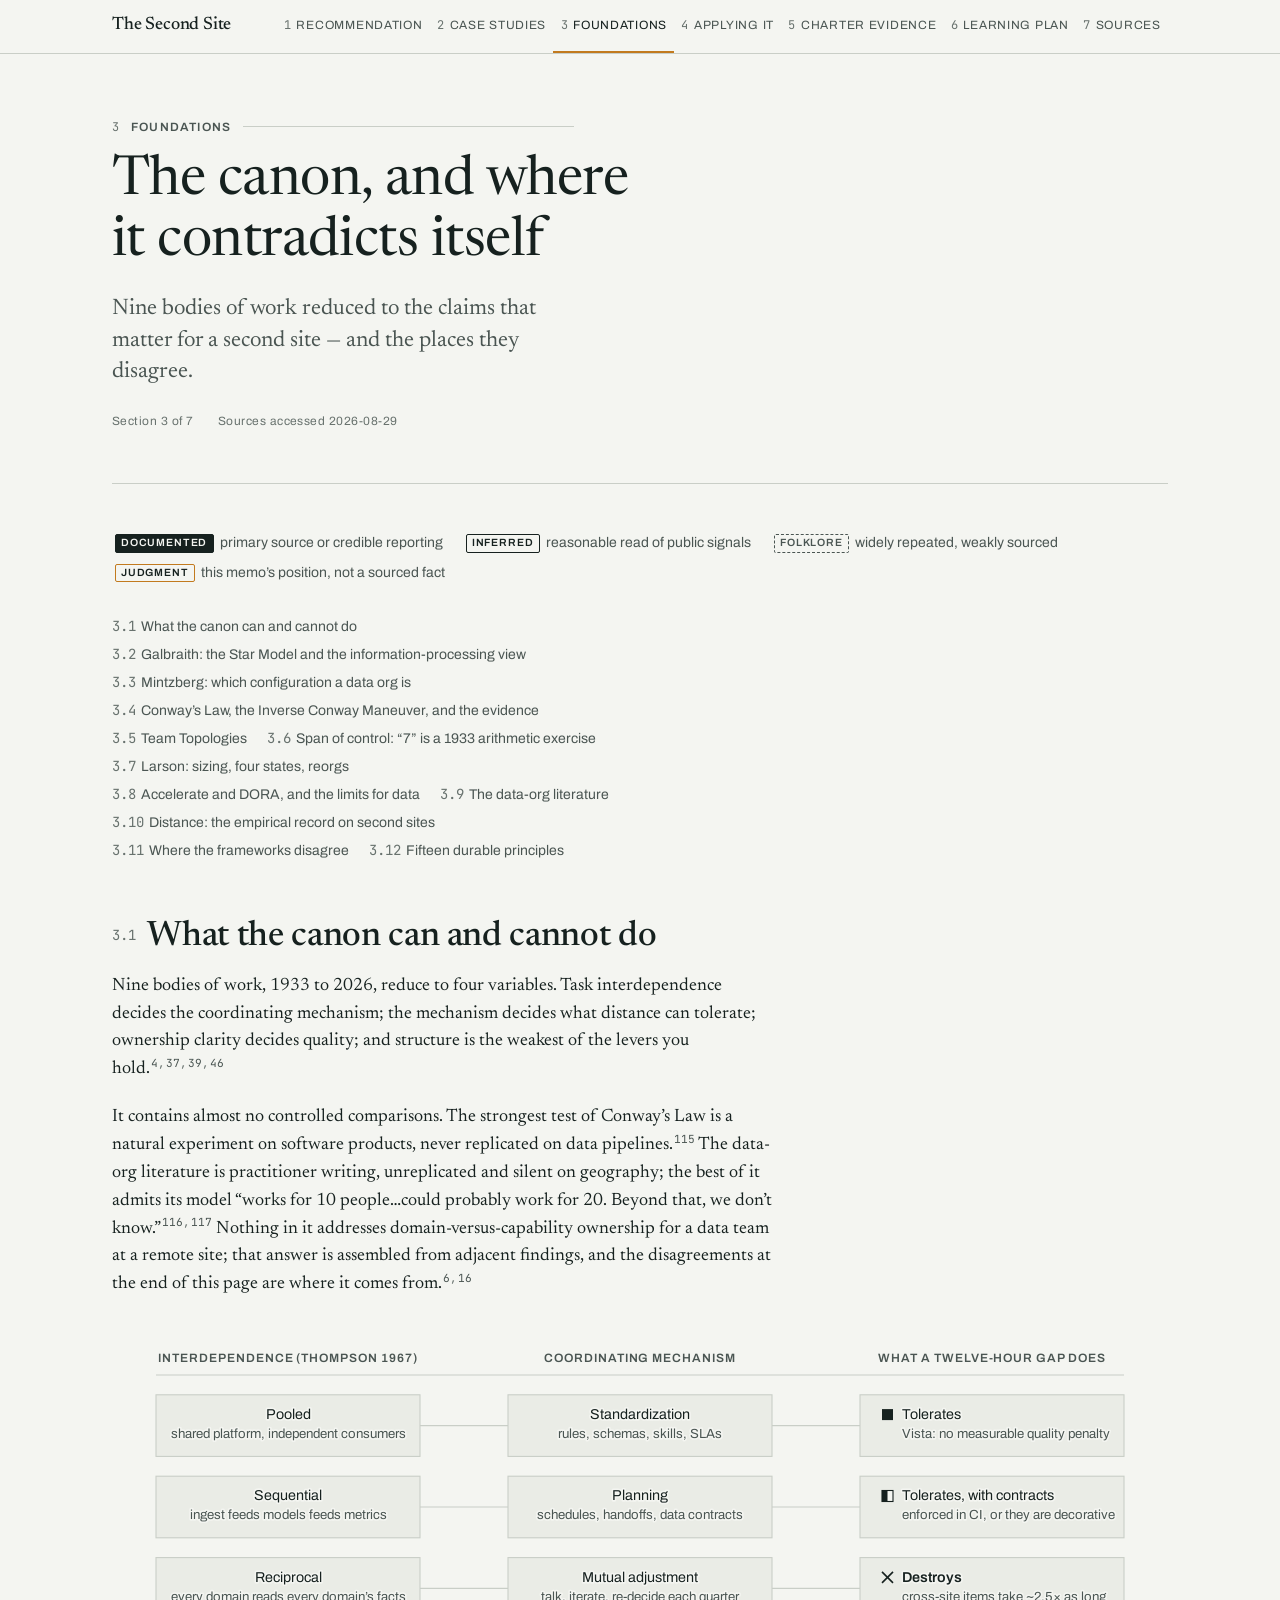
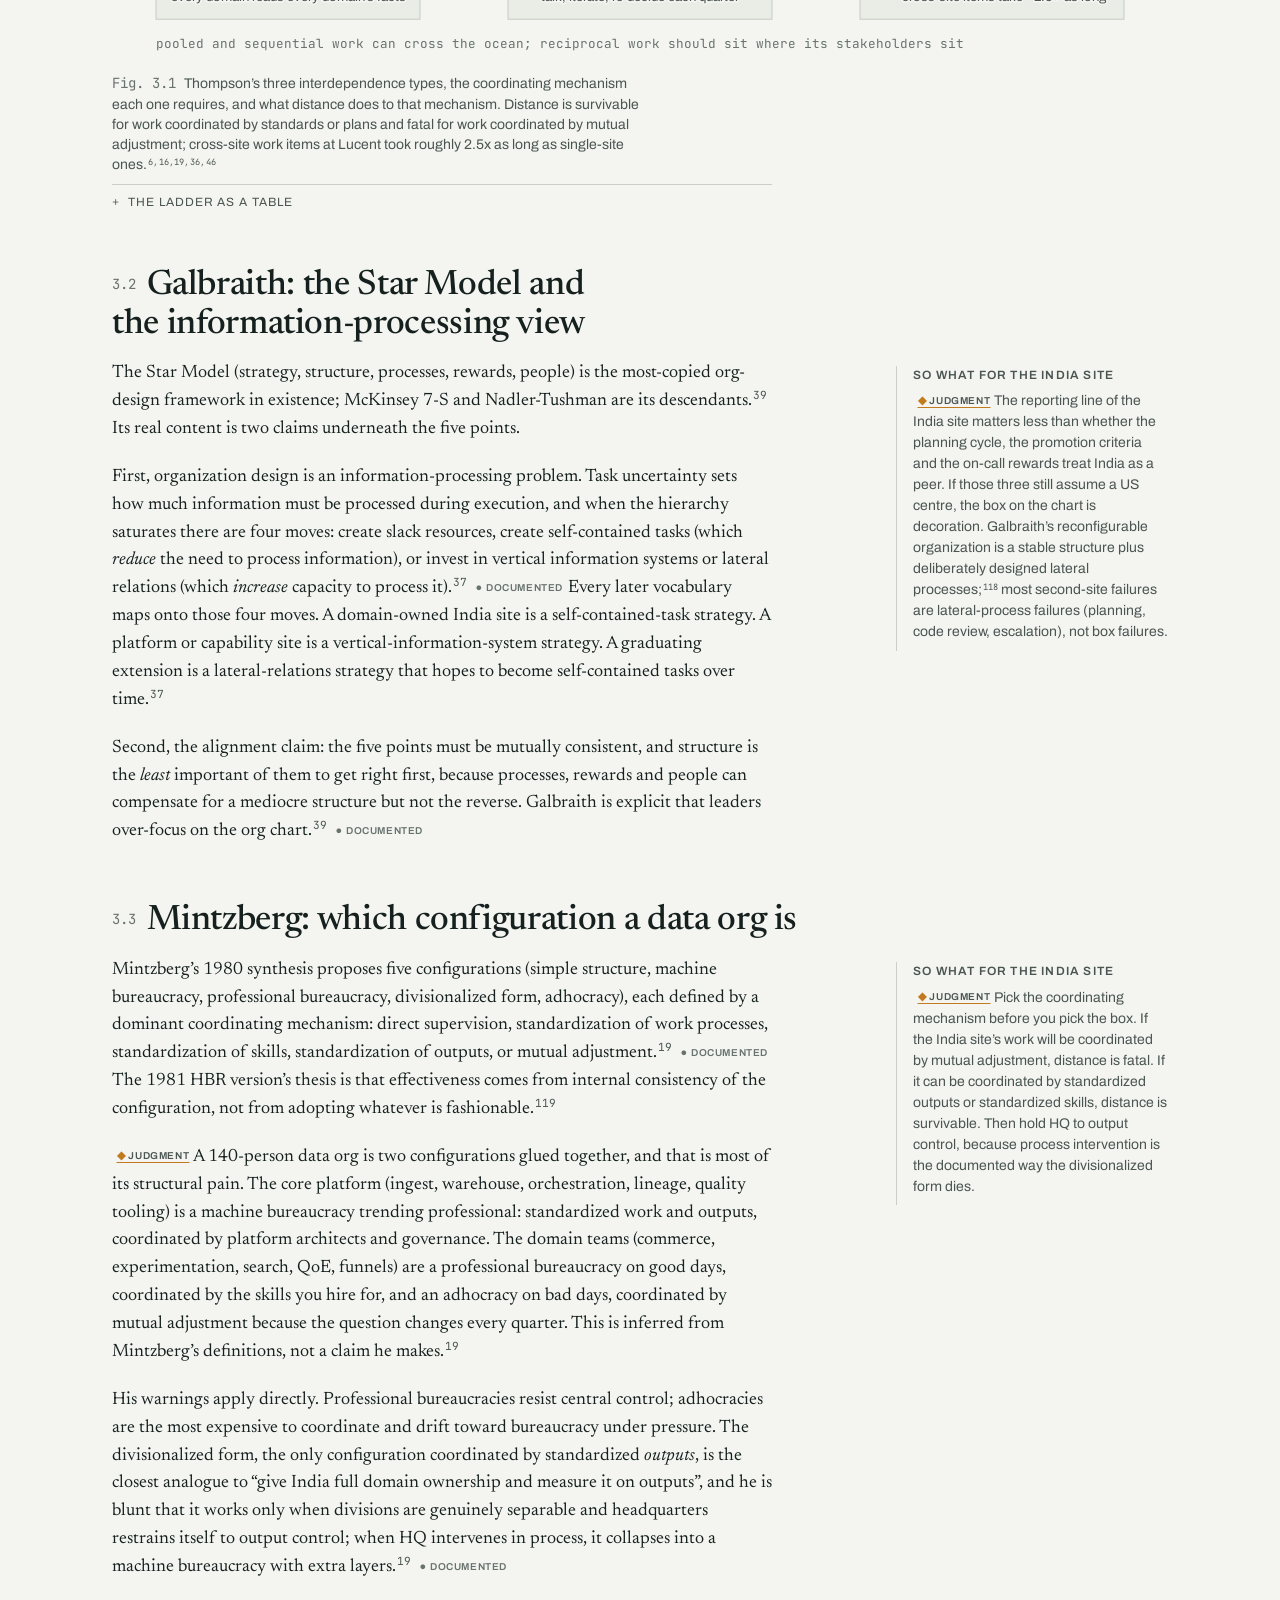
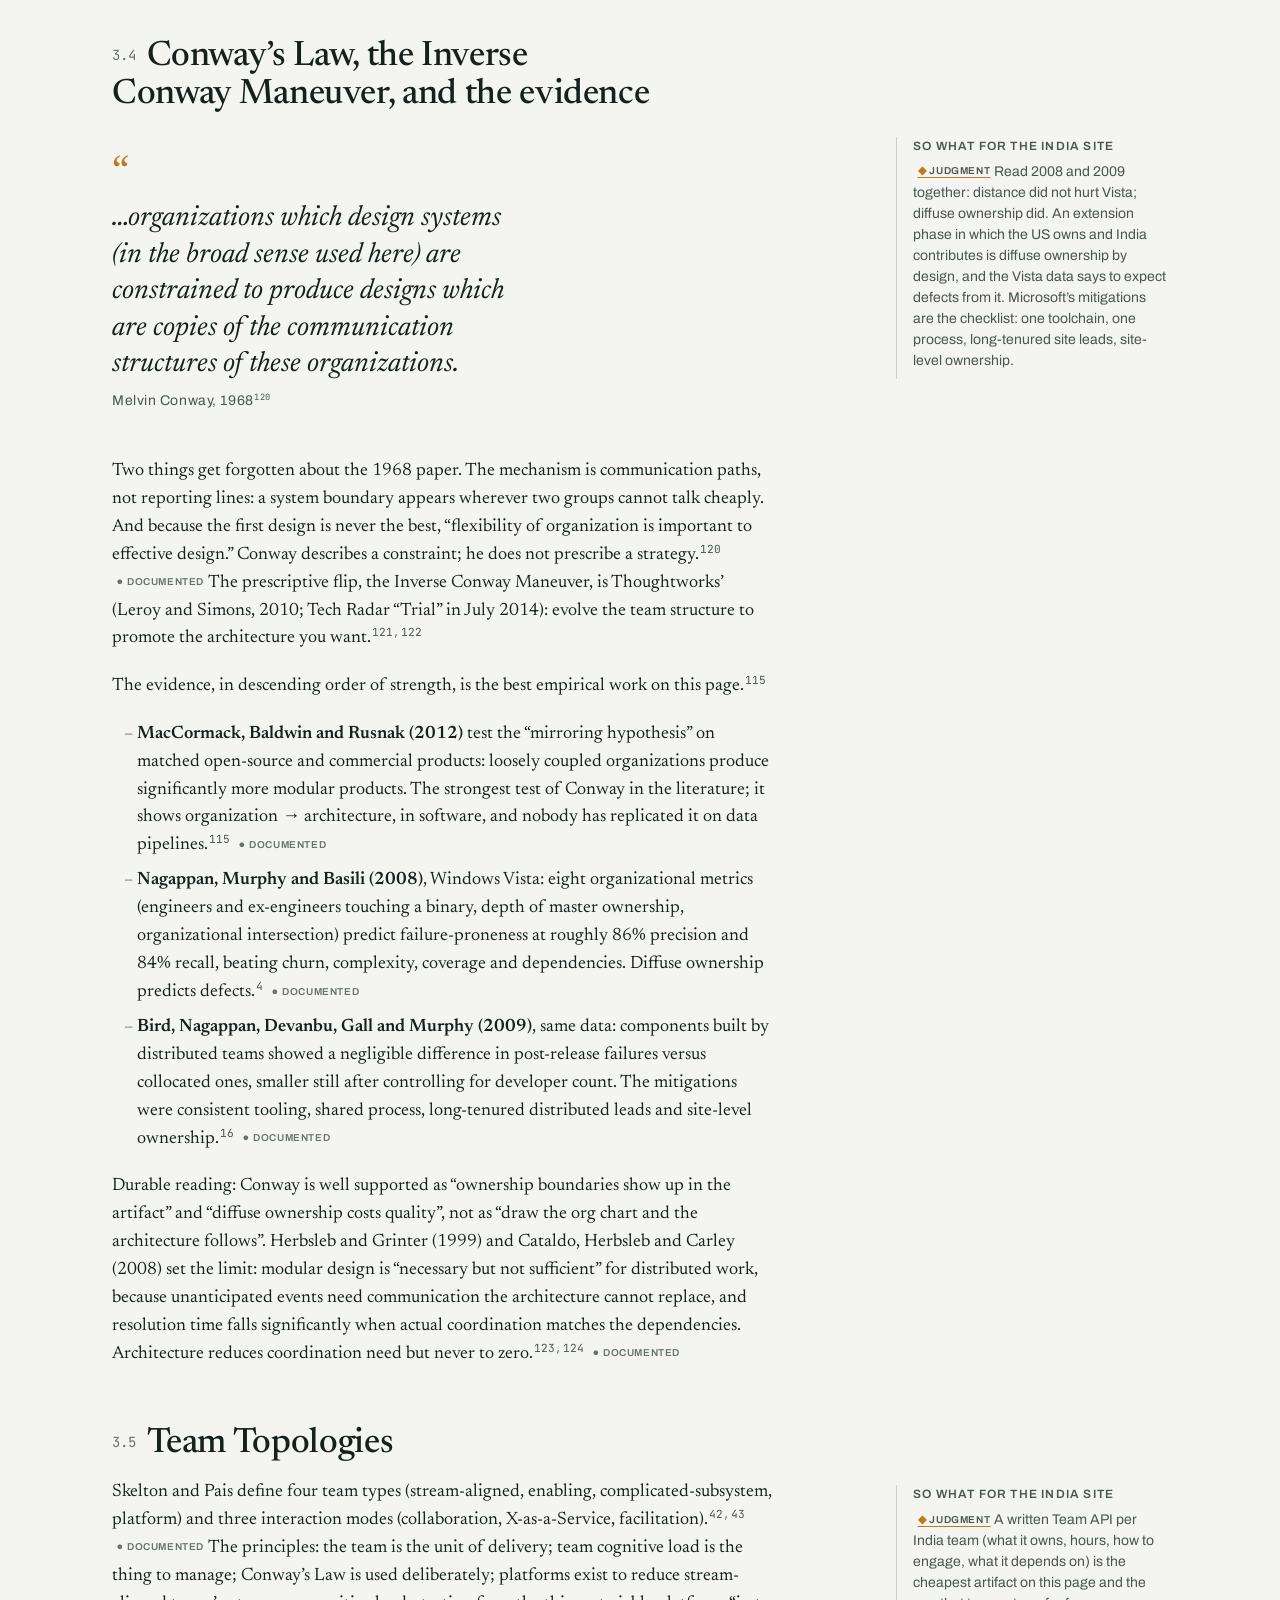
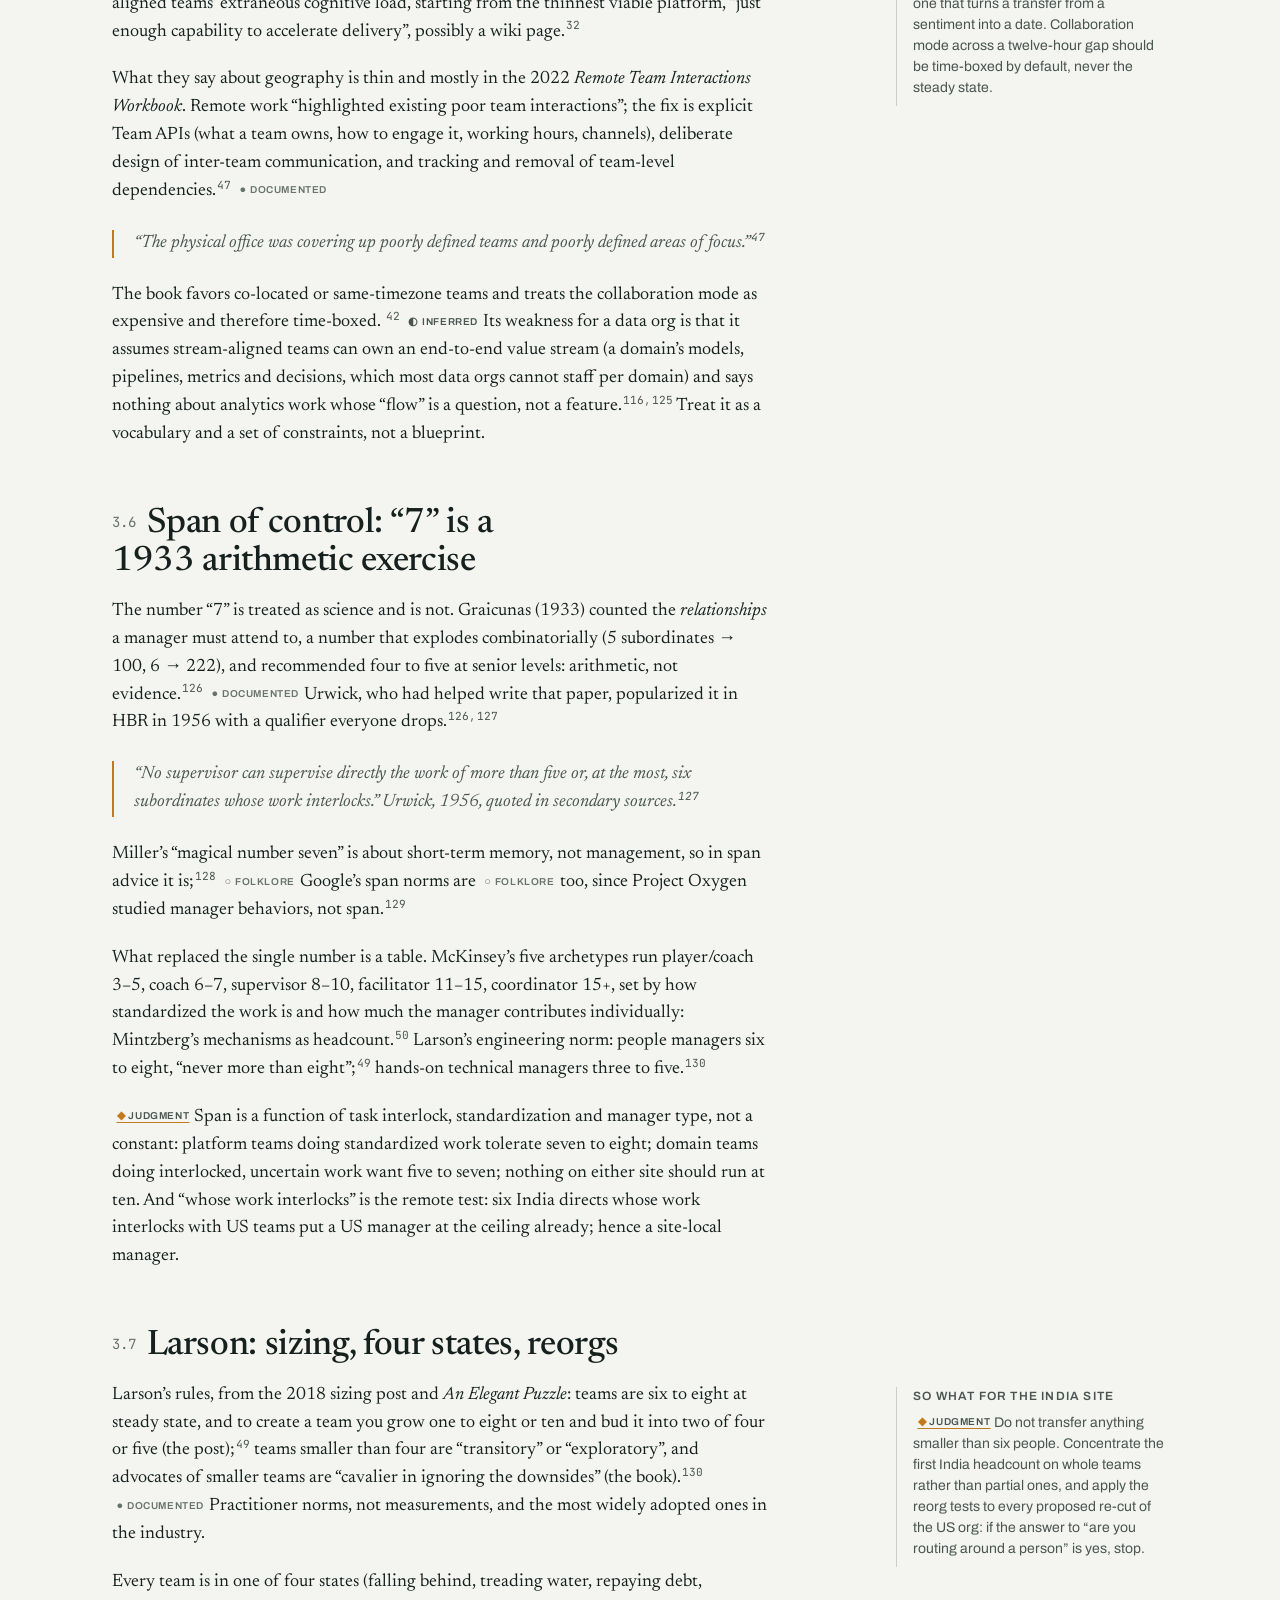
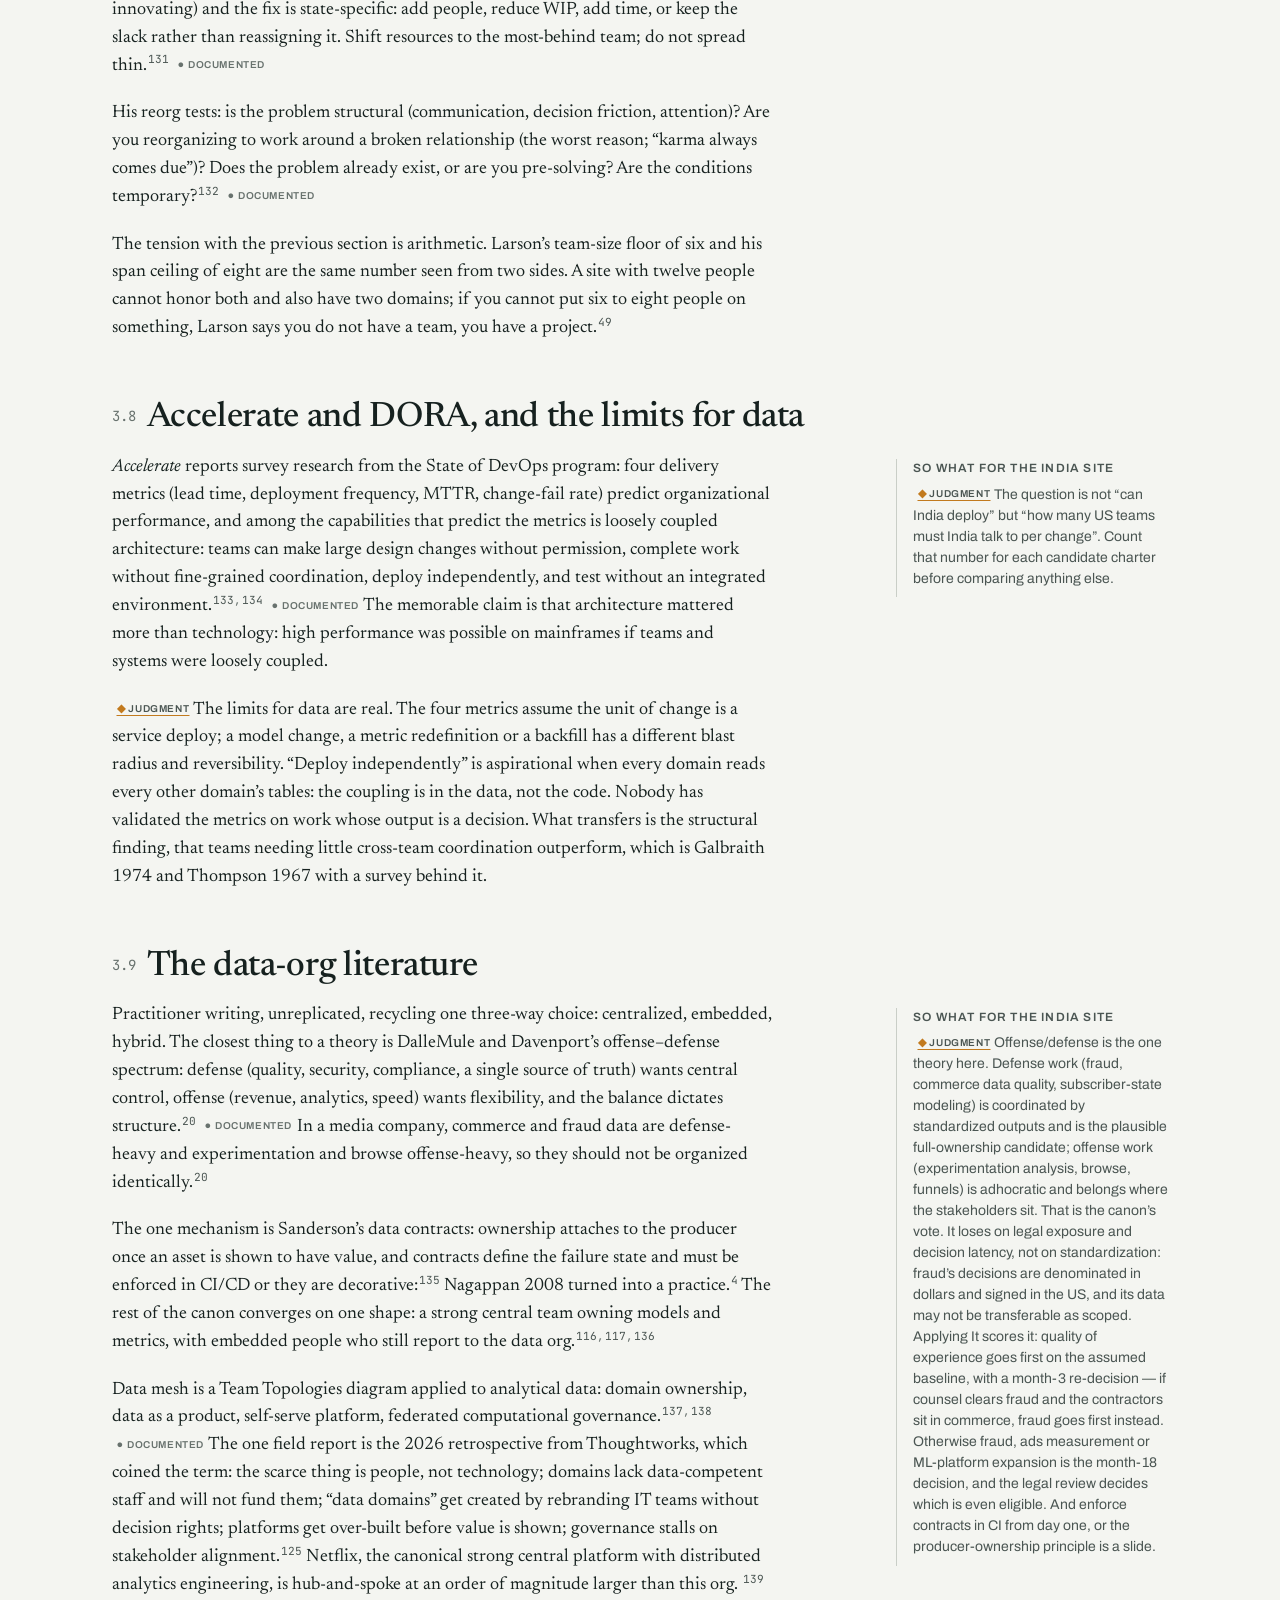
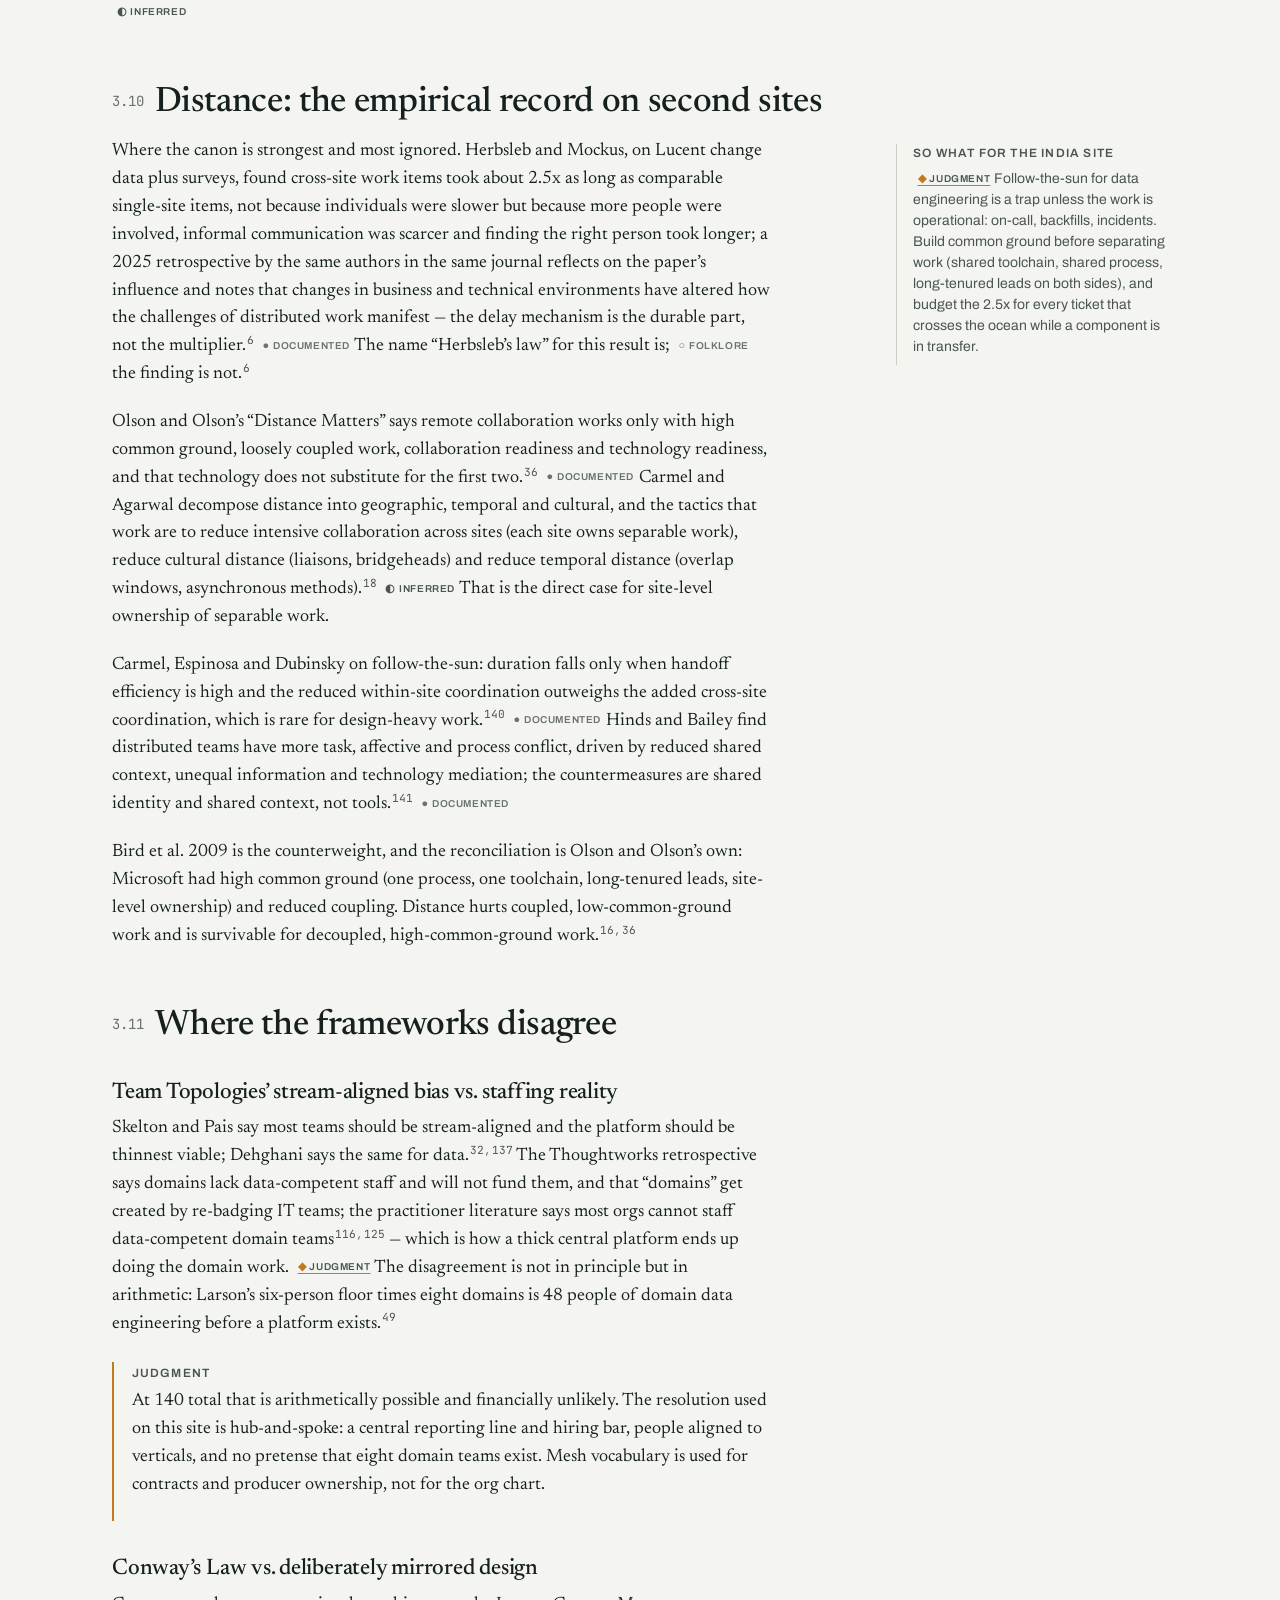
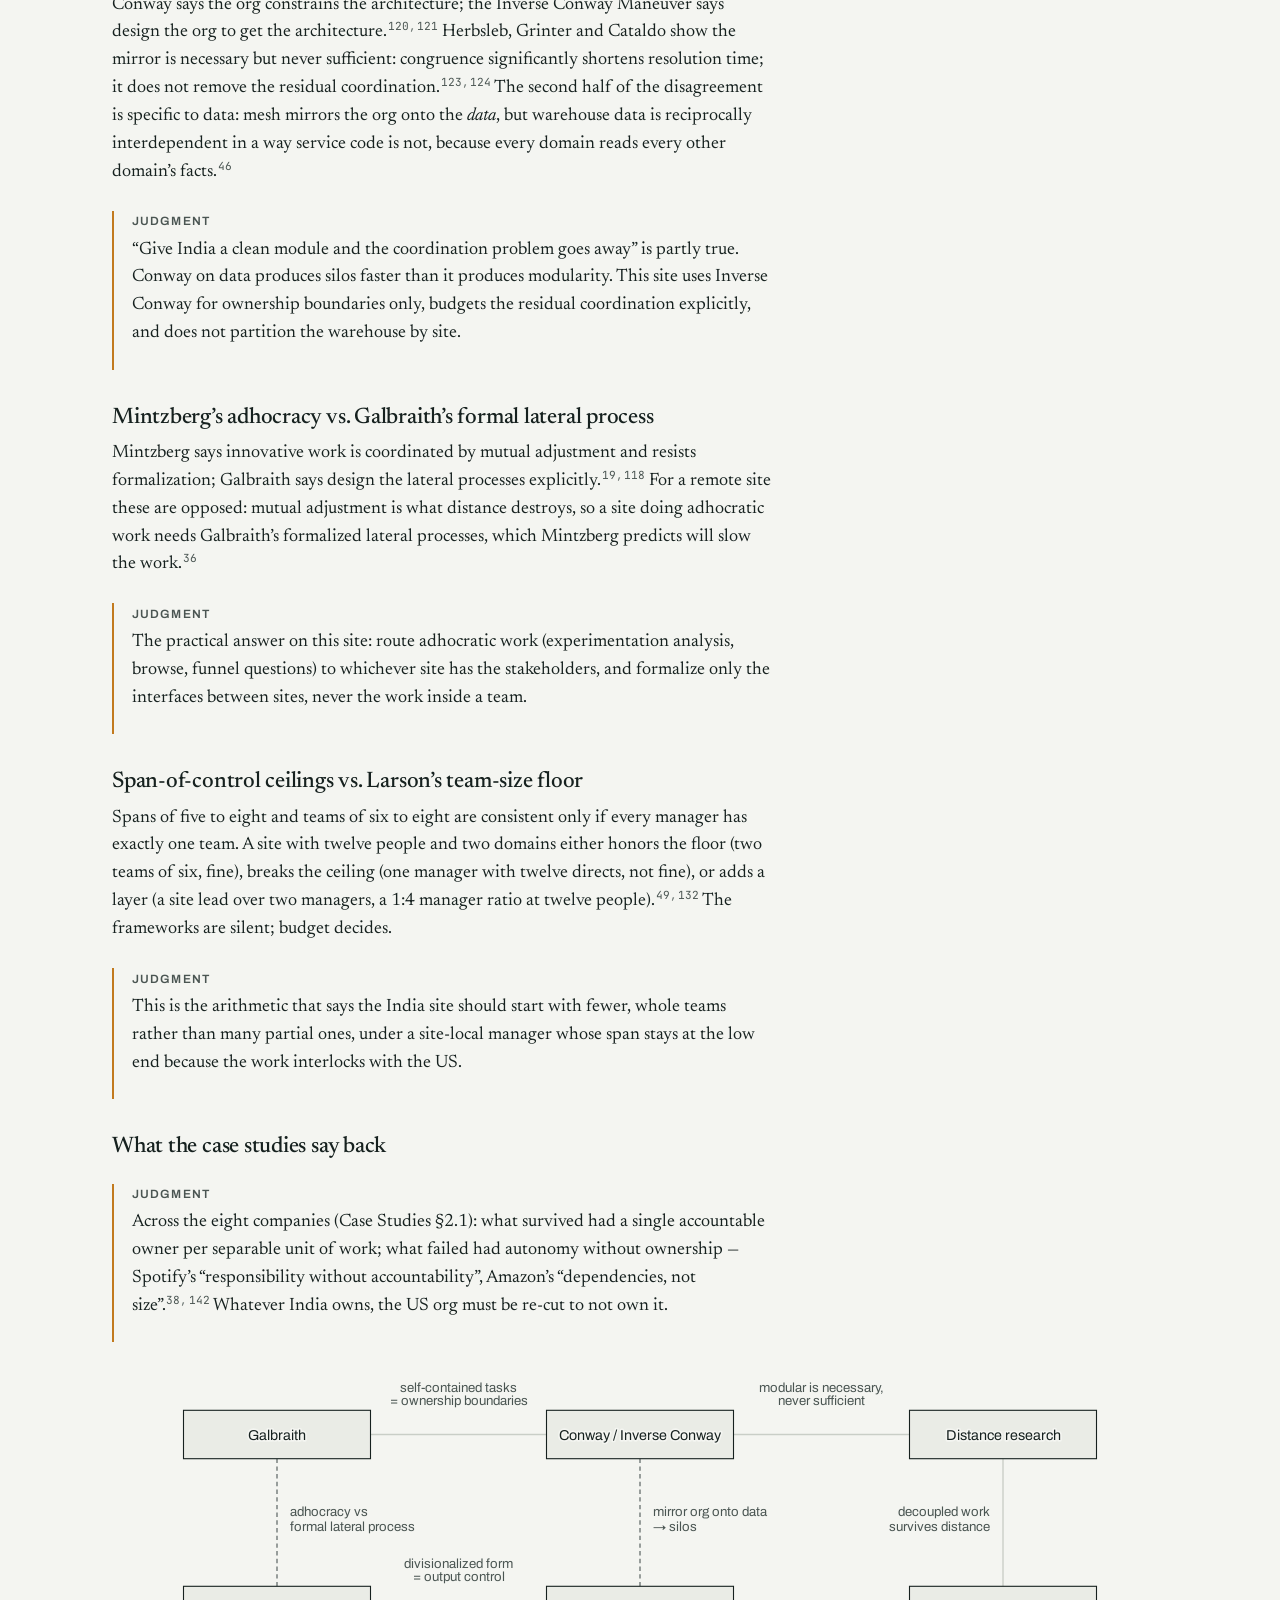
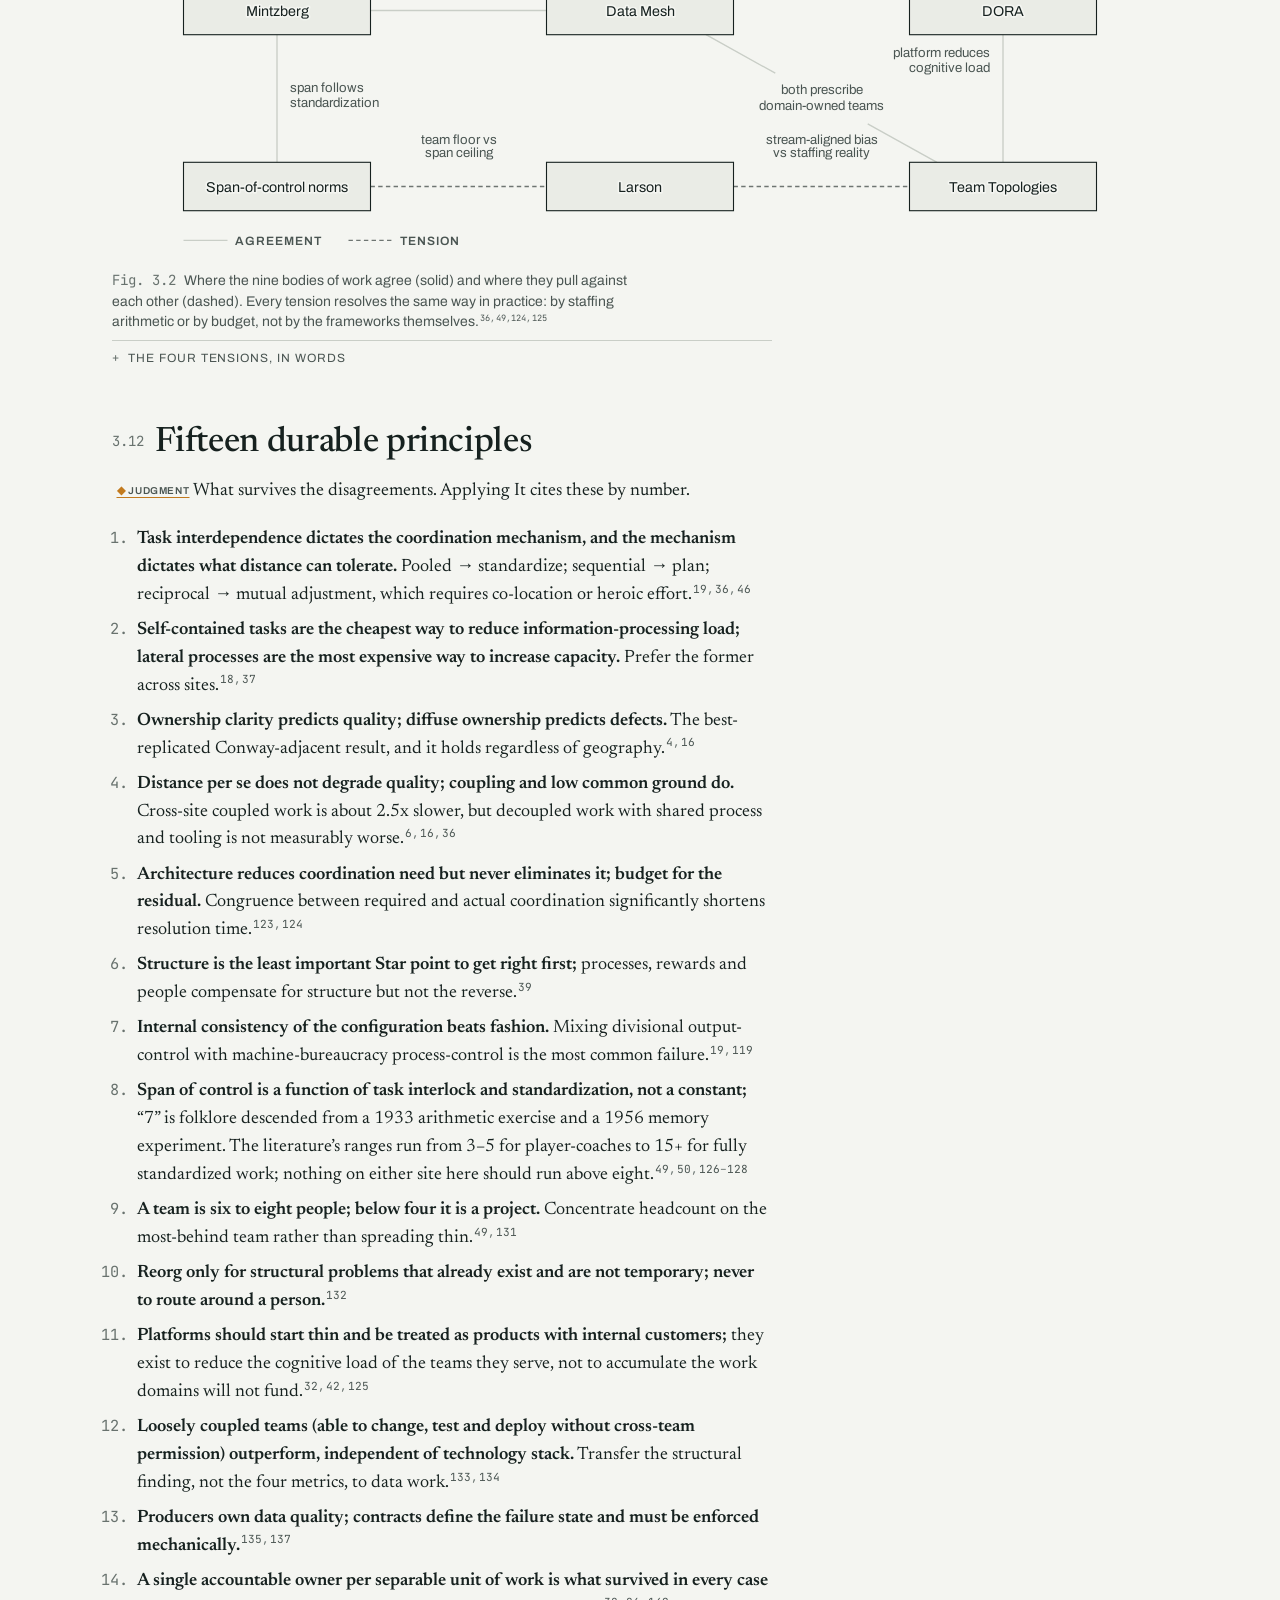
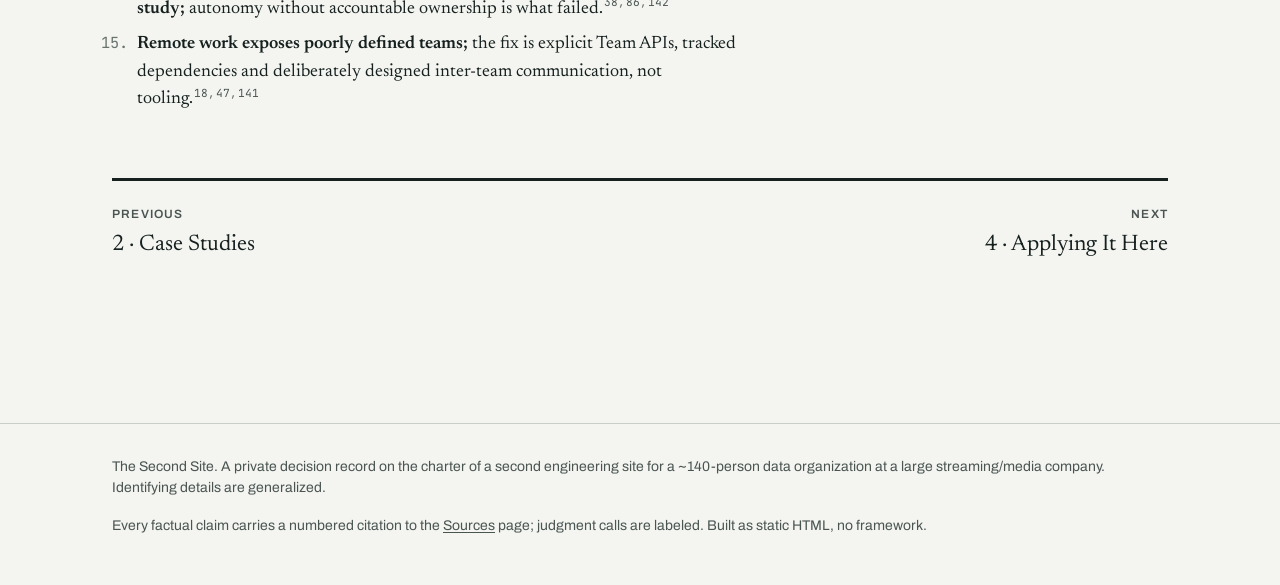
<file: docs/foundations.html>
<!DOCTYPE html>
<html lang="en">
<head>
<meta charset="utf-8">
<meta name="viewport" content="width=device-width, initial-scale=1">
<title>Foundations — The Second Site</title>
<meta name="description" content="Galbraith, Mintzberg, Conway, Team Topologies, span of control, Larson, Accelerate, the data-org literature and distance research, synthesized.">
<link rel="icon" href="data:image/svg+xml,%3Csvg xmlns='http://www.w3.org/2000/svg' viewBox='0 0 16 16'%3E%3Crect width='16' height='16' fill='%23F4F5F1'/%3E%3Crect x='3' y='3' width='10' height='10' fill='%23C27A1E'/%3E%3C/svg%3E">
<link rel="preconnect" href="https://fonts.googleapis.com">
<link rel="preconnect" href="https://fonts.gstatic.com" crossorigin>
<link rel="preload" as="style" href="https://fonts.googleapis.com/css2?family=Newsreader:ital,opsz,wght@0,6..72,400;0,6..72,500;1,6..72,400&family=Archivo:wght@400;600&family=JetBrains+Mono:wght@400&display=swap">
<link rel="stylesheet" href="https://fonts.googleapis.com/css2?family=Newsreader:ital,opsz,wght@0,6..72,400;0,6..72,500;1,6..72,400&family=Archivo:wght@400;600&family=JetBrains+Mono:wght@400&display=swap">
<link rel="stylesheet" href="assets/site.css">
</head>
<body>
<a class="skip" href="#main">Skip to content</a>
<header class="site-header">
  <div class="inner">
    <a class="brand" href="index.html">The Second Site <em>— an org-design decision record</em></a>
    <nav class="site-nav" aria-label="Sections">
      <ol>
        <li><a href="index.html"><span class="n">1</span><span class="t">Recommendation</span></a></li>
        <li><a href="case-studies.html"><span class="n">2</span><span class="t">Case Studies</span></a></li>
        <li><a href="foundations.html" aria-current="page"><span class="n">3</span><span class="t">Foundations</span></a></li>
        <li><a href="applying-it.html"><span class="n">4</span><span class="t">Applying It</span></a></li>
        <li><a href="charter-evidence.html"><span class="n">5</span><span class="t">Charter Evidence</span></a></li>
        <li><a href="learning-plan.html"><span class="n">6</span><span class="t">Learning Plan</span></a></li>
        <li><a href="sources.html"><span class="n">7</span><span class="t">Sources</span></a></li>
      </ol>
    </nav>
  </div>
  <div class="progress" aria-hidden="true"></div>
</header>

<main id="main" class="page">
  <div class="page-head">
    <p class="eyebrow"><span class="num">3</span> Foundations</p>
    <h1>The canon, and where it contradicts itself</h1>
    <p class="dek">Nine bodies of work reduced to the claims that matter for a second site — and the places they disagree.</p>
    <p class="meta"><span>Section 3 of 7</span><span>Sources accessed 2026-08-29</span></p>
  </div>

  <div class="body">
    <div class="tag-key wide"><span><span class="tag tag-doc">documented</span> primary source or credible reporting</span><span><span class="tag tag-inf">inferred</span> reasonable read of public signals</span><span><span class="tag tag-folk">folklore</span> widely repeated, weakly sourced</span><span><span class="tag tag-judg">judgment</span> this memo’s position, not a sourced fact</span></div>
<ul class="toc"><li><a href="#scope"><span class="n">3.1</span>What the canon can and cannot do</a></li><li><a href="#galbraith"><span class="n">3.2</span>Galbraith: the Star Model and the information-processing view</a></li><li><a href="#mintzberg"><span class="n">3.3</span>Mintzberg: which configuration a data org is</a></li><li><a href="#conway"><span class="n">3.4</span>Conway’s Law, the Inverse Conway Maneuver, and the evidence</a></li><li><a href="#team-topologies"><span class="n">3.5</span>Team Topologies</a></li><li><a href="#span"><span class="n">3.6</span>Span of control: “7” is a 1933 arithmetic exercise</a></li><li><a href="#larson"><span class="n">3.7</span>Larson: sizing, four states, reorgs</a></li><li><a href="#dora"><span class="n">3.8</span>Accelerate and DORA, and the limits for data</a></li><li><a href="#data-org"><span class="n">3.9</span>The data-org literature</a></li><li><a href="#distance"><span class="n">3.10</span>Distance: the empirical record on second sites</a></li><li><a href="#disagreements"><span class="n">3.11</span>Where the frameworks disagree</a></li><li><a href="#principles"><span class="n">3.12</span>Fifteen durable principles</a></li></ul>

<h2 id="scope"><span class="n">3.1</span>What the canon can and cannot do</h2>
<p>Nine bodies of work, 1933 to 2026, reduce to four variables. Task interdependence decides the coordinating mechanism; the mechanism decides what distance can tolerate; ownership clarity decides quality; and structure is the weakest of the levers you hold.<sup class="c"><a href="sources.html#s-4">4</a><a href="sources.html#s-37">37</a><a href="sources.html#s-39">39</a><a href="sources.html#s-46">46</a></sup></p>
<p>It contains almost no controlled comparisons. The strongest test of Conway’s Law is a natural experiment on software products, never replicated on data pipelines.<sup class="c"><a href="sources.html#s-115">115</a></sup> The data-org literature is practitioner writing, unreplicated and silent on geography; the best of it admits its model “works for 10 people…could probably work for 20. Beyond that, we don’t know.”<sup class="c"><a href="sources.html#s-116">116</a><a href="sources.html#s-117">117</a></sup> Nothing in it addresses domain-versus-capability ownership for a data team at a remote site; that answer is assembled from adjacent findings, and the disagreements at the end of this page are where it comes from.<sup class="c"><a href="sources.html#s-6">6</a><a href="sources.html#s-16">16</a></sup></p>

<figure class="wide scroll">
<svg viewBox="0 0 960 300" role="img" aria-labelledby="f31t f31d">
<title id="f31t">Three kinds of interdependence, the coordinating mechanism each needs, and what a twelve-hour gap does to it</title>
<desc id="f31d">Three rows: pooled interdependence is coordinated by standardization, which a twelve-hour gap tolerates (filled square); sequential by planning, which it tolerates with contracts (half-filled square); reciprocal by mutual adjustment, which it destroys (cross, bold).</desc>
<text x="160" y="28" text-anchor="middle" class="fig-l">Interdependence (Thompson 1967)</text>
<text x="480" y="28" text-anchor="middle" class="fig-l">Coordinating mechanism</text>
<text x="800" y="28" text-anchor="middle" class="fig-l">What a twelve-hour gap does</text>
<line x1="40" y1="40" x2="920" y2="40" class="fig-rule" stroke-width="1"/>

<rect x="40" y="58" width="240" height="56" rx="0" class="fig-paper2 fig-rule" stroke-width="1"/>
<text x="160" y="80" text-anchor="middle" class="fig-t">Pooled</text>
<text x="160" y="97" text-anchor="middle" class="fig-t2">shared platform, independent consumers</text>
<line x1="280" y1="86" x2="360" y2="86" class="fig-rule" stroke-width="1"/>
<rect x="360" y="58" width="240" height="56" rx="0" class="fig-paper2 fig-rule" stroke-width="1"/>
<text x="480" y="80" text-anchor="middle" class="fig-t">Standardization</text>
<text x="480" y="97" text-anchor="middle" class="fig-t2">rules, schemas, skills, SLAs</text>
<line x1="600" y1="86" x2="680" y2="86" class="fig-rule" stroke-width="1"/>
<rect x="680" y="58" width="240" height="56" rx="0" class="fig-paper2 fig-rule" stroke-width="1"/>
<rect x="700" y="71" width="10" height="10" class="fig-ink"/>
<text x="718" y="80" class="fig-t">Tolerates</text>
<text x="718" y="97" class="fig-t2">Vista: no measurable quality penalty</text>

<rect x="40" y="132" width="240" height="56" rx="0" class="fig-paper2 fig-rule" stroke-width="1"/>
<text x="160" y="154" text-anchor="middle" class="fig-t">Sequential</text>
<text x="160" y="171" text-anchor="middle" class="fig-t2">ingest feeds models feeds metrics</text>
<line x1="280" y1="160" x2="360" y2="160" class="fig-rule" stroke-width="1"/>
<rect x="360" y="132" width="240" height="56" rx="0" class="fig-paper2 fig-rule" stroke-width="1"/>
<text x="480" y="154" text-anchor="middle" class="fig-t">Planning</text>
<text x="480" y="171" text-anchor="middle" class="fig-t2">schedules, handoffs, data contracts</text>
<line x1="600" y1="160" x2="680" y2="160" class="fig-rule" stroke-width="1"/>
<rect x="680" y="132" width="240" height="56" rx="0" class="fig-paper2 fig-rule" stroke-width="1"/>
<rect x="700" y="145" width="10" height="10" class="fig-paper fig-stroke-ink" stroke-width="1"/>
<rect x="700" y="145" width="5" height="10" class="fig-ink"/>
<text x="718" y="154" class="fig-t">Tolerates, with contracts</text>
<text x="718" y="171" class="fig-t2">enforced in CI, or they are decorative</text>

<rect x="40" y="206" width="240" height="56" rx="0" class="fig-paper2 fig-rule" stroke-width="1"/>
<text x="160" y="228" text-anchor="middle" class="fig-t">Reciprocal</text>
<text x="160" y="245" text-anchor="middle" class="fig-t2">every domain reads every domain’s facts</text>
<line x1="280" y1="234" x2="360" y2="234" class="fig-rule" stroke-width="1"/>
<rect x="360" y="206" width="240" height="56" rx="0" class="fig-paper2 fig-rule" stroke-width="1"/>
<text x="480" y="228" text-anchor="middle" class="fig-t">Mutual adjustment</text>
<text x="480" y="245" text-anchor="middle" class="fig-t2">talk, iterate, re-decide each quarter</text>
<line x1="600" y1="234" x2="680" y2="234" class="fig-rule" stroke-width="1"/>
<rect x="680" y="206" width="240" height="56" rx="0" class="fig-paper2 fig-rule" stroke-width="1"/>
<line x1="700" y1="219" x2="710" y2="229" class="fig-stroke-ink" stroke-width="1.5"/>
<line x1="710" y1="219" x2="700" y2="229" class="fig-stroke-ink" stroke-width="1.5"/>
<text x="718" y="228" class="fig-t"><tspan font-weight="600">Destroys</tspan></text>
<text x="718" y="245" class="fig-t2">cross-site items take ~2.5× as long</text>

<text x="40" y="288" class="fig-m">pooled and sequential work can cross the ocean; reciprocal work should sit where its stakeholders sit</text>
</svg>
<p class="cue">scroll →</p>
<figcaption><span class="fig">Fig. 3.1</span>Thompson’s three interdependence types, the coordinating mechanism each one requires, and what distance does to that mechanism. Distance is survivable for work coordinated by standards or plans and fatal for work coordinated by mutual adjustment; cross-site work items at Lucent took roughly 2.5x as long as single-site ones.<sup class="c"><a href="sources.html#s-6">6</a><a href="sources.html#s-16">16</a><a href="sources.html#s-19">19</a><a href="sources.html#s-36">36</a><a href="sources.html#s-46">46</a></sup></figcaption>
<details class="alt"><summary>The ladder as a table</summary><div class="tbl-wrap"><table><thead><tr><th>Interdependence</th><th>Coordinating mechanism</th><th>What a twelve-hour gap does</th></tr></thead><tbody>
<tr><td>Pooled — shared platform, independent consumers</td><td>Standardization: rules, schemas, skills, SLAs</td><td>Tolerates it (Vista: no measurable quality penalty)</td></tr>
<tr><td>Sequential — ingest feeds models feeds metrics</td><td>Planning: schedules, hand-offs, data contracts</td><td>Tolerates it with contracts enforced in CI</td></tr>
<tr><td>Reciprocal — every domain reads every domain’s facts</td><td>Mutual adjustment: talk, iterate, re-decide</td><td>Destroys it; cross-site items take ~2.5× as long</td></tr>
</tbody></table></div></details>
</figure>

<h2 id="galbraith"><span class="n">3.2</span>Galbraith: the Star Model and the information-processing view</h2>
<aside class="rail"><span class="label">So what for the India site</span><p><span class="tag tag-judg">judgment</span> The reporting line of the India site matters less than whether the planning cycle, the promotion criteria and the on-call rewards treat India as a peer. If those three still assume a US centre, the box on the chart is decoration. Galbraith’s reconfigurable organization is a stable structure plus deliberately designed lateral processes;<sup class="c"><a href="sources.html#s-118">118</a></sup> most second-site failures are lateral-process failures (planning, code review, escalation), not box failures.</p></aside>
<p>The Star Model (strategy, structure, processes, rewards, people) is the most-copied org-design framework in existence; McKinsey 7-S and Nadler-Tushman are its descendants.<sup class="c"><a href="sources.html#s-39">39</a></sup> Its real content is two claims underneath the five points.</p>
<p>First, organization design is an information-processing problem. Task uncertainty sets how much information must be processed during execution, and when the hierarchy saturates there are four moves: create slack resources, create self-contained tasks (which <em>reduce</em> the need to process information), or invest in vertical information systems or lateral relations (which <em>increase</em> capacity to process it).<sup class="c"><a href="sources.html#s-37">37</a></sup> <span class="tag tag-doc">documented</span> Every later vocabulary maps onto those four moves. A domain-owned India site is a self-contained-task strategy. A platform or capability site is a vertical-information-system strategy. A graduating extension is a lateral-relations strategy that hopes to become self-contained tasks over time.<sup class="c"><a href="sources.html#s-37">37</a></sup></p>
<p>Second, the alignment claim: the five points must be mutually consistent, and structure is the <em>least</em> important of them to get right first, because processes, rewards and people can compensate for a mediocre structure but not the reverse. Galbraith is explicit that leaders over-focus on the org chart.<sup class="c"><a href="sources.html#s-39">39</a></sup> <span class="tag tag-doc">documented</span></p>
<h2 id="mintzberg"><span class="n">3.3</span>Mintzberg: which configuration a data org is</h2>
<aside class="rail"><span class="label">So what for the India site</span><p><span class="tag tag-judg">judgment</span> Pick the coordinating mechanism before you pick the box. If the India site’s work will be coordinated by mutual adjustment, distance is fatal. If it can be coordinated by standardized outputs or standardized skills, distance is survivable. Then hold HQ to output control, because process intervention is the documented way the divisionalized form dies.</p></aside>
<p>Mintzberg’s 1980 synthesis proposes five configurations (simple structure, machine bureaucracy, professional bureaucracy, divisionalized form, adhocracy), each defined by a dominant coordinating mechanism: direct supervision, standardization of work processes, standardization of skills, standardization of outputs, or mutual adjustment.<sup class="c"><a href="sources.html#s-19">19</a></sup> <span class="tag tag-doc">documented</span> The 1981 HBR version’s thesis is that effectiveness comes from internal consistency of the configuration, not from adopting whatever is fashionable.<sup class="c"><a href="sources.html#s-119">119</a></sup></p>
<p><span class="tag tag-judg">judgment</span> A 140-person data org is two configurations glued together, and that is most of its structural pain. The core platform (ingest, warehouse, orchestration, lineage, quality tooling) is a machine bureaucracy trending professional: standardized work and outputs, coordinated by platform architects and governance. The domain teams (commerce, experimentation, search, QoE, funnels) are a professional bureaucracy on good days, coordinated by the skills you hire for, and an adhocracy on bad days, coordinated by mutual adjustment because the question changes every quarter. This is inferred from Mintzberg’s definitions, not a claim he makes.<sup class="c"><a href="sources.html#s-19">19</a></sup></p>
<p>His warnings apply directly. Professional bureaucracies resist central control; adhocracies are the most expensive to coordinate and drift toward bureaucracy under pressure. The divisionalized form, the only configuration coordinated by standardized <em>outputs</em>, is the closest analogue to “give India full domain ownership and measure it on outputs”, and he is blunt that it works only when divisions are genuinely separable and headquarters restrains itself to output control; when HQ intervenes in process, it collapses into a machine bureaucracy with extra layers.<sup class="c"><a href="sources.html#s-19">19</a></sup> <span class="tag tag-doc">documented</span></p>
<h2 id="conway"><span class="n">3.4</span>Conway’s Law, the Inverse Conway Maneuver, and the evidence</h2>
<aside class="rail"><span class="label">So what for the India site</span><p><span class="tag tag-judg">judgment</span> Read 2008 and 2009 together: distance did not hurt Vista; diffuse ownership did. An extension phase in which the US owns and India contributes is diffuse ownership by design, and the Vista data says to expect defects from it. Microsoft’s mitigations are the checklist: one toolchain, one process, long-tenured site leads, site-level ownership.</p></aside>
<blockquote class="pull">…organizations which design systems (in the broad sense used here) are constrained to produce designs which are copies of the communication structures of these organizations.<span class="who">Melvin Conway, 1968<sup class="c"><a href="sources.html#s-120">120</a></sup></span></blockquote>
<p>Two things get forgotten about the 1968 paper. The mechanism is communication paths, not reporting lines: a system boundary appears wherever two groups cannot talk cheaply. And because the first design is never the best, “flexibility of organization is important to effective design.” Conway describes a constraint; he does not prescribe a strategy.<sup class="c"><a href="sources.html#s-120">120</a></sup> <span class="tag tag-doc">documented</span> The prescriptive flip, the Inverse Conway Maneuver, is Thoughtworks’ (Leroy and Simons, 2010; Tech Radar “Trial” in July 2014): evolve the team structure to promote the architecture you want.<sup class="c"><a href="sources.html#s-121">121</a><a href="sources.html#s-122">122</a></sup></p>
<p>The evidence, in descending order of strength, is the best empirical work on this page.<sup class="c"><a href="sources.html#s-115">115</a></sup></p>
<ul>
  <li><strong>MacCormack, Baldwin and Rusnak (2012)</strong> test the “mirroring hypothesis” on matched open-source and commercial products: loosely coupled organizations produce significantly more modular products. The strongest test of Conway in the literature; it shows organization → architecture, in software, and nobody has replicated it on data pipelines.<sup class="c"><a href="sources.html#s-115">115</a></sup> <span class="tag tag-doc">documented</span></li>
  <li><strong>Nagappan, Murphy and Basili (2008)</strong>, Windows Vista: eight organizational metrics (engineers and ex-engineers touching a binary, depth of master ownership, organizational intersection) predict failure-proneness at roughly 86% precision and 84% recall, beating churn, complexity, coverage and dependencies. Diffuse ownership predicts defects.<sup class="c"><a href="sources.html#s-4">4</a></sup> <span class="tag tag-doc">documented</span></li>
  <li><strong>Bird, Nagappan, Devanbu, Gall and Murphy (2009)</strong>, same data: components built by distributed teams showed a negligible difference in post-release failures versus collocated ones, smaller still after controlling for developer count. The mitigations were consistent tooling, shared process, long-tenured distributed leads and site-level ownership.<sup class="c"><a href="sources.html#s-16">16</a></sup> <span class="tag tag-doc">documented</span></li>
</ul>
<p>Durable reading: Conway is well supported as “ownership boundaries show up in the artifact” and “diffuse ownership costs quality”, not as “draw the org chart and the architecture follows”. Herbsleb and Grinter (1999) and Cataldo, Herbsleb and Carley (2008) set the limit: modular design is “necessary but not sufficient” for distributed work, because unanticipated events need communication the architecture cannot replace, and resolution time falls significantly when actual coordination matches the dependencies. Architecture reduces coordination need but never to zero.<sup class="c"><a href="sources.html#s-123">123</a><a href="sources.html#s-124">124</a></sup> <span class="tag tag-doc">documented</span></p>
<h2 id="team-topologies"><span class="n">3.5</span>Team Topologies</h2>
<aside class="rail"><span class="label">So what for the India site</span><p><span class="tag tag-judg">judgment</span> A written Team API per India team (what it owns, hours, how to engage, what it depends on) is the cheapest artifact on this page and the one that turns a transfer from a sentiment into a date. Collaboration mode across a twelve-hour gap should be time-boxed by default, never the steady state.</p></aside>
<p>Skelton and Pais define four team types (stream-aligned, enabling, complicated-subsystem, platform) and three interaction modes (collaboration, X-as-a-Service, facilitation).<sup class="c"><a href="sources.html#s-42">42</a><a href="sources.html#s-43">43</a></sup> <span class="tag tag-doc">documented</span> The principles: the team is the unit of delivery; team cognitive load is the thing to manage; Conway’s Law is used deliberately; platforms exist to reduce stream-aligned teams’ extraneous cognitive load, starting from the thinnest viable platform, “just enough capability to accelerate delivery”, possibly a wiki page.<sup class="c"><a href="sources.html#s-32">32</a></sup></p>

<p>What they say about geography is thin and mostly in the 2022 <em>Remote Team Interactions Workbook</em>. Remote work “highlighted existing poor team interactions”; the fix is explicit Team APIs (what a team owns, how to engage it, working hours, channels), deliberate design of inter-team communication, and tracking and removal of team-level dependencies.<sup class="c"><a href="sources.html#s-47">47</a></sup> <span class="tag tag-doc">documented</span></p>
<blockquote><p>“The physical office was covering up poorly defined teams and poorly defined areas of focus.”<sup class="c"><a href="sources.html#s-47">47</a></sup></p></blockquote>
<p>The book favors co-located or same-timezone teams and treats the collaboration mode as expensive and therefore time-boxed. <sup class="c"><a href="sources.html#s-42">42</a></sup> <span class="tag tag-inf">inferred</span> Its weakness for a data org is that it assumes stream-aligned teams can own an end-to-end value stream (a domain’s models, pipelines, metrics and decisions, which most data orgs cannot staff per domain) and says nothing about analytics work whose “flow” is a question, not a feature.<sup class="c"><a href="sources.html#s-116">116</a><a href="sources.html#s-125">125</a></sup> Treat it as a vocabulary and a set of constraints, not a blueprint.</p>
<h2 id="span"><span class="n">3.6</span>Span of control: “7” is a 1933 arithmetic exercise</h2>
<p>The number “7” is treated as science and is not. Graicunas (1933) counted the <em>relationships</em> a manager must attend to, a number that explodes combinatorially (5 subordinates → 100, 6 → 222), and recommended four to five at senior levels: arithmetic, not evidence.<sup class="c"><a href="sources.html#s-126">126</a></sup> <span class="tag tag-doc">documented</span> Urwick, who had helped write that paper, popularized it in HBR in 1956 with a qualifier everyone drops.<sup class="c"><a href="sources.html#s-126">126</a><a href="sources.html#s-127">127</a></sup></p>
<blockquote><p>“No supervisor can supervise directly the work of more than five or, at the most, six subordinates whose work interlocks.” Urwick, 1956, quoted in secondary sources.<sup class="c"><a href="sources.html#s-127">127</a></sup></p></blockquote>
<p>Miller’s “magical number seven” is about short-term memory, not management, so in span advice it is;<sup class="c"><a href="sources.html#s-128">128</a></sup> <span class="tag tag-folk">folklore</span> Google’s span norms are <span class="tag tag-folk">folklore</span> too, since Project Oxygen studied manager behaviors, not span.<sup class="c"><a href="sources.html#s-129">129</a></sup></p>
<p>What replaced the single number is a table. McKinsey’s five archetypes run player/coach 3–5, coach 6–7, supervisor 8–10, facilitator 11–15, coordinator 15+, set by how standardized the work is and how much the manager contributes individually: Mintzberg’s mechanisms as headcount.<sup class="c"><a href="sources.html#s-50">50</a></sup> Larson’s engineering norm: people managers six to eight, “never more than eight”;<sup class="c"><a href="sources.html#s-49">49</a></sup> hands-on technical managers three to five.<sup class="c"><a href="sources.html#s-130">130</a></sup></p>
<p><span class="tag tag-judg">judgment</span> Span is a function of task interlock, standardization and manager type, not a constant: platform teams doing standardized work tolerate seven to eight; domain teams doing interlocked, uncertain work want five to seven; nothing on either site should run at ten. And “whose work interlocks” is the remote test: six India directs whose work interlocks with US teams put a US manager at the ceiling already; hence a site-local manager.</p>

<h2 id="larson"><span class="n">3.7</span>Larson: sizing, four states, reorgs</h2>
<aside class="rail"><span class="label">So what for the India site</span><p><span class="tag tag-judg">judgment</span> Do not transfer anything smaller than six people. Concentrate the first India headcount on whole teams rather than partial ones, and apply the reorg tests to every proposed re-cut of the US org: if the answer to “are you routing around a person” is yes, stop.</p></aside>
<p>Larson’s rules, from the 2018 sizing post and <em>An Elegant Puzzle</em>: teams are six to eight at steady state, and to create a team you grow one to eight or ten and bud it into two of four or five (the post);<sup class="c"><a href="sources.html#s-49">49</a></sup> teams smaller than four are “transitory” or “exploratory”, and advocates of smaller teams are “cavalier in ignoring the downsides” (the book).<sup class="c"><a href="sources.html#s-130">130</a></sup> <span class="tag tag-doc">documented</span> Practitioner norms, not measurements, and the most widely adopted ones in the industry.</p>
<p>Every team is in one of four states (falling behind, treading water, repaying debt, innovating) and the fix is state-specific: add people, reduce WIP, add time, or keep the slack rather than reassigning it. Shift resources to the most-behind team; do not spread thin.<sup class="c"><a href="sources.html#s-131">131</a></sup> <span class="tag tag-doc">documented</span></p>
<p>His reorg tests: is the problem structural (communication, decision friction, attention)? Are you reorganizing to work around a broken relationship (the worst reason; “karma always comes due”)? Does the problem already exist, or are you pre-solving? Are the conditions temporary?<sup class="c"><a href="sources.html#s-132">132</a></sup> <span class="tag tag-doc">documented</span></p>
<p>The tension with the previous section is arithmetic. Larson’s team-size floor of six and his span ceiling of eight are the same number seen from two sides. A site with twelve people cannot honor both and also have two domains; if you cannot put six to eight people on something, Larson says you do not have a team, you have a project.<sup class="c"><a href="sources.html#s-49">49</a></sup></p>
<h2 id="dora"><span class="n">3.8</span>Accelerate and DORA, and the limits for data</h2>
<aside class="rail"><span class="label">So what for the India site</span><p><span class="tag tag-judg">judgment</span> The question is not “can India deploy” but “how many US teams must India talk to per change”. Count that number for each candidate charter before comparing anything else.</p></aside>
<p><em>Accelerate</em> reports survey research from the State of DevOps program: four delivery metrics (lead time, deployment frequency, MTTR, change-fail rate) predict organizational performance, and among the capabilities that predict the metrics is loosely coupled architecture: teams can make large design changes without permission, complete work without fine-grained coordination, deploy independently, and test without an integrated environment.<sup class="c"><a href="sources.html#s-133">133</a><a href="sources.html#s-134">134</a></sup> <span class="tag tag-doc">documented</span> The memorable claim is that architecture mattered more than technology: high performance was possible on mainframes if teams and systems were loosely coupled.</p>
<p><span class="tag tag-judg">judgment</span> The limits for data are real. The four metrics assume the unit of change is a service deploy; a model change, a metric redefinition or a backfill has a different blast radius and reversibility. “Deploy independently” is aspirational when every domain reads every other domain’s tables: the coupling is in the data, not the code. Nobody has validated the metrics on work whose output is a decision. What transfers is the structural finding, that teams needing little cross-team coordination outperform, which is Galbraith 1974 and Thompson 1967 with a survey behind it.</p>
<h2 id="data-org"><span class="n">3.9</span>The data-org literature</h2>
<aside class="rail"><span class="label">So what for the India site</span><p><span class="tag tag-judg">judgment</span> Offense/defense is the one theory here. Defense work (fraud, commerce data quality, subscriber-state modeling) is coordinated by standardized outputs and is the plausible full-ownership candidate; offense work (experimentation analysis, browse, funnels) is adhocratic and belongs where the stakeholders sit. That is the canon’s vote. It loses on legal exposure and decision latency, not on standardization: fraud’s decisions are denominated in dollars and signed in the US, and its data may not be transferable as scoped. Applying It scores it: quality of experience goes first on the assumed baseline, with a month-3 re-decision — if counsel clears fraud and the contractors sit in commerce, fraud goes first instead. Otherwise fraud, ads measurement or ML-platform expansion is the month-18 decision, and the legal review decides which is even eligible. And enforce contracts in CI from day one, or the producer-ownership principle is a slide.</p></aside>
<p>Practitioner writing, unreplicated, recycling one three-way choice: centralized, embedded, hybrid. The closest thing to a theory is DalleMule and Davenport’s offense–defense spectrum: defense (quality, security, compliance, a single source of truth) wants central control, offense (revenue, analytics, speed) wants flexibility, and the balance dictates structure.<sup class="c"><a href="sources.html#s-20">20</a></sup> <span class="tag tag-doc">documented</span> In a media company, commerce and fraud data are defense-heavy and experimentation and browse offense-heavy, so they should not be organized identically.<sup class="c"><a href="sources.html#s-20">20</a></sup></p>
<p>The one mechanism is Sanderson’s data contracts: ownership attaches to the producer once an asset is shown to have value, and contracts define the failure state and must be enforced in CI/CD or they are decorative:<sup class="c"><a href="sources.html#s-135">135</a></sup> Nagappan 2008 turned into a practice.<sup class="c"><a href="sources.html#s-4">4</a></sup> The rest of the canon converges on one shape: a strong central team owning models and metrics, with embedded people who still report to the data org.<sup class="c"><a href="sources.html#s-116">116</a><a href="sources.html#s-117">117</a><a href="sources.html#s-136">136</a></sup></p>
<p>Data mesh is a Team Topologies diagram applied to analytical data: domain ownership, data as a product, self-serve platform, federated computational governance.<sup class="c"><a href="sources.html#s-137">137</a><a href="sources.html#s-138">138</a></sup> <span class="tag tag-doc">documented</span> The one field report is the 2026 retrospective from Thoughtworks, which coined the term: the scarce thing is people, not technology; domains lack data-competent staff and will not fund them; “data domains” get created by rebranding IT teams without decision rights; platforms get over-built before value is shown; governance stalls on stakeholder alignment.<sup class="c"><a href="sources.html#s-125">125</a></sup> Netflix, the canonical strong central platform with distributed analytics engineering, is hub-and-spoke at an order of magnitude larger than this org. <sup class="c"><a href="sources.html#s-139">139</a></sup> <span class="tag tag-inf">inferred</span></p>
<h2 id="distance"><span class="n">3.10</span>Distance: the empirical record on second sites</h2>
<aside class="rail"><span class="label">So what for the India site</span><p><span class="tag tag-judg">judgment</span> Follow-the-sun for data engineering is a trap unless the work is operational: on-call, backfills, incidents. Build common ground before separating work (shared toolchain, shared process, long-tenured leads on both sides), and budget the 2.5x for every ticket that crosses the ocean while a component is in transfer.</p></aside>
<p>Where the canon is strongest and most ignored. Herbsleb and Mockus, on Lucent change data plus surveys, found cross-site work items took about 2.5x as long as comparable single-site items, not because individuals were slower but because more people were involved, informal communication was scarcer and finding the right person took longer; a 2025 retrospective by the same authors in the same journal reflects on the paper’s influence and notes that changes in business and technical environments have altered how the challenges of distributed work manifest — the delay mechanism is the durable part, not the multiplier.<sup class="c"><a href="sources.html#s-6">6</a></sup> <span class="tag tag-doc">documented</span> The name “Herbsleb’s law” for this result is; <span class="tag tag-folk">folklore</span> the finding is not.<sup class="c"><a href="sources.html#s-6">6</a></sup></p>
<p>Olson and Olson’s “Distance Matters” says remote collaboration works only with high common ground, loosely coupled work, collaboration readiness and technology readiness, and that technology does not substitute for the first two.<sup class="c"><a href="sources.html#s-36">36</a></sup> <span class="tag tag-doc">documented</span> Carmel and Agarwal decompose distance into geographic, temporal and cultural, and the tactics that work are to reduce intensive collaboration across sites (each site owns separable work), reduce cultural distance (liaisons, bridgeheads) and reduce temporal distance (overlap windows, asynchronous methods).<sup class="c"><a href="sources.html#s-18">18</a></sup> <span class="tag tag-inf">inferred</span> That is the direct case for site-level ownership of separable work.</p>
<p>Carmel, Espinosa and Dubinsky on follow-the-sun: duration falls only when handoff efficiency is high and the reduced within-site coordination outweighs the added cross-site coordination, which is rare for design-heavy work.<sup class="c"><a href="sources.html#s-140">140</a></sup> <span class="tag tag-doc">documented</span> Hinds and Bailey find distributed teams have more task, affective and process conflict, driven by reduced shared context, unequal information and technology mediation; the countermeasures are shared identity and shared context, not tools.<sup class="c"><a href="sources.html#s-141">141</a></sup> <span class="tag tag-doc">documented</span></p>
<p>Bird et al. 2009 is the counterweight, and the reconciliation is Olson and Olson’s own: Microsoft had high common ground (one process, one toolchain, long-tenured leads, site-level ownership) and reduced coupling. Distance hurts coupled, low-common-ground work and is survivable for decoupled, high-common-ground work.<sup class="c"><a href="sources.html#s-16">16</a><a href="sources.html#s-36">36</a></sup></p>
<h2 id="disagreements"><span class="n">3.11</span>Where the frameworks disagree</h2>

<h3>Team Topologies’ stream-aligned bias vs. staffing reality</h3>
<p>Skelton and Pais say most teams should be stream-aligned and the platform should be thinnest viable; Dehghani says the same for data.<sup class="c"><a href="sources.html#s-32">32</a><a href="sources.html#s-137">137</a></sup> The Thoughtworks retrospective says domains lack data-competent staff and will not fund them, and that “domains” get created by re-badging IT teams; the practitioner literature says most orgs cannot staff data-competent domain teams<sup class="c"><a href="sources.html#s-116">116</a><a href="sources.html#s-125">125</a></sup> — which is how a thick central platform ends up doing the domain work. <span class="tag tag-judg">judgment</span> The disagreement is not in principle but in arithmetic: Larson’s six-person floor times eight domains is 48 people of domain data engineering before a platform exists.<sup class="c"><a href="sources.html#s-49">49</a></sup></p>
<div class="judgment"><span class="label">Judgment</span><p>At 140 total that is arithmetically possible and financially unlikely. The resolution used on this site is hub-and-spoke: a central reporting line and hiring bar, people aligned to verticals, and no pretense that eight domain teams exist. Mesh vocabulary is used for contracts and producer ownership, not for the org chart.</p></div>

<h3>Conway’s Law vs. deliberately mirrored design</h3>
<p>Conway says the org constrains the architecture; the Inverse Conway Maneuver says design the org to get the architecture.<sup class="c"><a href="sources.html#s-120">120</a><a href="sources.html#s-121">121</a></sup> Herbsleb, Grinter and Cataldo show the mirror is necessary but never sufficient: congruence significantly shortens resolution time; it does not remove the residual coordination.<sup class="c"><a href="sources.html#s-123">123</a><a href="sources.html#s-124">124</a></sup> The second half of the disagreement is specific to data: mesh mirrors the org onto the <em>data</em>, but warehouse data is reciprocally interdependent in a way service code is not, because every domain reads every other domain’s facts.<sup class="c"><a href="sources.html#s-46">46</a></sup></p>
<div class="judgment"><span class="label">Judgment</span><p>“Give India a clean module and the coordination problem goes away” is partly true. Conway on data produces silos faster than it produces modularity. This site uses Inverse Conway for ownership boundaries only, budgets the residual coordination explicitly, and does not partition the warehouse by site.</p></div>

<h3>Mintzberg’s adhocracy vs. Galbraith’s formal lateral process</h3>
<p>Mintzberg says innovative work is coordinated by mutual adjustment and resists formalization; Galbraith says design the lateral processes explicitly.<sup class="c"><a href="sources.html#s-19">19</a><a href="sources.html#s-118">118</a></sup> For a remote site these are opposed: mutual adjustment is what distance destroys, so a site doing adhocratic work needs Galbraith’s formalized lateral processes, which Mintzberg predicts will slow the work.<sup class="c"><a href="sources.html#s-36">36</a></sup></p>
<div class="judgment"><span class="label">Judgment</span><p>The practical answer on this site: route adhocratic work (experimentation analysis, browse, funnel questions) to whichever site has the stakeholders, and formalize only the interfaces between sites, never the work inside a team.</p></div>

<h3>Span-of-control ceilings vs. Larson’s team-size floor</h3>
<p>Spans of five to eight and teams of six to eight are consistent only if every manager has exactly one team. A site with twelve people and two domains either honors the floor (two teams of six, fine), breaks the ceiling (one manager with twelve directs, not fine), or adds a layer (a site lead over two managers, a 1:4 manager ratio at twelve people).<sup class="c"><a href="sources.html#s-49">49</a><a href="sources.html#s-132">132</a></sup> The frameworks are silent; budget decides.</p>
<div class="judgment"><span class="label">Judgment</span><p>This is the arithmetic that says the India site should start with fewer, whole teams rather than many partial ones, under a site-local manager whose span stays at the low end because the work interlocks with the US.</p></div>

<h3>What the case studies say back</h3>
<div class="judgment"><span class="label">Judgment</span><p>Across the eight companies (Case Studies §2.1): what survived had a single accountable owner per separable unit of work; what failed had autonomy without ownership — Spotify’s “responsibility without accountability”, Amazon’s “dependencies, not size”.<sup class="c"><a href="sources.html#s-38">38</a><a href="sources.html#s-142">142</a></sup> Whatever India owns, the US org must be re-cut to not own it.</p></div>

<figure class="wide scroll">
<svg viewBox="0 0 960 440" role="img" aria-labelledby="f32t f32d">
<title id="f32t">Where the nine bodies of work agree and where they pull against each other</title>
<desc id="f32d">Nine framework nodes in a three-by-three grid. Solid lines mark seven agreements (for example Galbraith and Conway on self-contained tasks as ownership boundaries); dashed lines mark four tensions, listed in the text alternative below the figure.</desc>

<line x1="235" y1="55" x2="395" y2="55" class="fig-rule" stroke-width="1.25"/>
<text x="315" y="16" text-anchor="middle" class="fig-t2">self-contained tasks</text>
<text x="315" y="28" text-anchor="middle" class="fig-t2">= ownership boundaries</text>

<line x1="565" y1="55" x2="725" y2="55" class="fig-rule" stroke-width="1.25"/>
<text x="645" y="16" text-anchor="middle" class="fig-t2">modular is necessary,</text>
<text x="645" y="28" text-anchor="middle" class="fig-t2">never sufficient</text>

<line x1="150" y1="77" x2="150" y2="193" class="fig-stroke-ink fig-dash" stroke-width="1.25" stroke-opacity="0.6"/>
<text x="162" y="129" class="fig-t2">adhocracy vs</text>
<text x="162" y="143" class="fig-t2">formal lateral process</text>

<line x1="480" y1="77" x2="480" y2="193" class="fig-stroke-ink fig-dash" stroke-width="1.25" stroke-opacity="0.6"/>
<text x="492" y="129" class="fig-t2">mirror org onto data</text>
<text x="492" y="143" class="fig-t2">→ silos</text>

<line x1="810" y1="77" x2="810" y2="193" class="fig-rule" stroke-width="1.25"/>
<text x="798" y="129" text-anchor="end" class="fig-t2">decoupled work</text>
<text x="798" y="143" text-anchor="end" class="fig-t2">survives distance</text>

<line x1="235" y1="215" x2="395" y2="215" class="fig-rule" stroke-width="1.25"/>
<text x="315" y="176" text-anchor="middle" class="fig-t2">divisionalized form</text>
<text x="315" y="188" text-anchor="middle" class="fig-t2">= output control</text>

<line x1="150" y1="237" x2="150" y2="353" class="fig-rule" stroke-width="1.25"/>
<text x="162" y="289" class="fig-t2">span follows</text>
<text x="162" y="303" class="fig-t2">standardization</text>

<line x1="810" y1="237" x2="810" y2="353" class="fig-rule" stroke-width="1.25"/>
<text x="798" y="257" text-anchor="end" class="fig-t2">platform reduces</text>
<text x="798" y="271" text-anchor="end" class="fig-t2">cognitive load</text>

<line x1="540" y1="237" x2="603" y2="272" class="fig-rule" stroke-width="1.25"/>
<line x1="687" y1="318" x2="750" y2="353" class="fig-rule" stroke-width="1.25"/>
<text x="645" y="291" text-anchor="middle" class="fig-t2">both prescribe</text>
<text x="645" y="305" text-anchor="middle" class="fig-t2">domain-owned teams</text>

<line x1="235" y1="375" x2="395" y2="375" class="fig-stroke-ink fig-dash" stroke-width="1.25" stroke-opacity="0.6"/>
<text x="315" y="336" text-anchor="middle" class="fig-t2">team floor vs</text>
<text x="315" y="348" text-anchor="middle" class="fig-t2">span ceiling</text>

<line x1="565" y1="375" x2="725" y2="375" class="fig-stroke-ink fig-dash" stroke-width="1.25" stroke-opacity="0.6"/>
<text x="645" y="336" text-anchor="middle" class="fig-t2">stream-aligned bias</text>
<text x="645" y="348" text-anchor="middle" class="fig-t2">vs staffing reality</text>

<rect x="65" y="33" width="170" height="44" rx="0" class="fig-paper2 fig-stroke-ink" stroke-width="1"/>
<text x="150" y="60" text-anchor="middle" class="fig-t">Galbraith</text>
<rect x="395" y="33" width="170" height="44" rx="0" class="fig-paper2 fig-stroke-ink" stroke-width="1"/>
<text x="480" y="60" text-anchor="middle" class="fig-t">Conway / Inverse Conway</text>
<rect x="725" y="33" width="170" height="44" rx="0" class="fig-paper2 fig-stroke-ink" stroke-width="1"/>
<text x="810" y="60" text-anchor="middle" class="fig-t">Distance research</text>

<rect x="65" y="193" width="170" height="44" rx="0" class="fig-paper2 fig-stroke-ink" stroke-width="1"/>
<text x="150" y="220" text-anchor="middle" class="fig-t">Mintzberg</text>
<rect x="395" y="193" width="170" height="44" rx="0" class="fig-paper2 fig-stroke-ink" stroke-width="1"/>
<text x="480" y="220" text-anchor="middle" class="fig-t">Data Mesh</text>
<rect x="725" y="193" width="170" height="44" rx="0" class="fig-paper2 fig-stroke-ink" stroke-width="1"/>
<text x="810" y="220" text-anchor="middle" class="fig-t">DORA</text>

<rect x="65" y="353" width="170" height="44" rx="0" class="fig-paper2 fig-stroke-ink" stroke-width="1"/>
<text x="150" y="380" text-anchor="middle" class="fig-t">Span-of-control norms</text>
<rect x="395" y="353" width="170" height="44" rx="0" class="fig-paper2 fig-stroke-ink" stroke-width="1"/>
<text x="480" y="380" text-anchor="middle" class="fig-t">Larson</text>
<rect x="725" y="353" width="170" height="44" rx="0" class="fig-paper2 fig-stroke-ink" stroke-width="1"/>
<text x="810" y="380" text-anchor="middle" class="fig-t">Team Topologies</text>

<line x1="65" y1="424" x2="105" y2="424" class="fig-rule" stroke-width="1.25"/>
<text x="112" y="428" class="fig-l">agreement</text>
<line x1="215" y1="424" x2="255" y2="424" class="fig-stroke-ink fig-dash" stroke-width="1.25" stroke-opacity="0.6"/>
<text x="262" y="428" class="fig-l">tension</text>
</svg>
<p class="cue">scroll →</p>
<figcaption><span class="fig">Fig. 3.2</span>Where the nine bodies of work agree (solid) and where they pull against each other (dashed). Every tension resolves the same way in practice: by staffing arithmetic or by budget, not by the frameworks themselves.<sup class="c"><a href="sources.html#s-36">36</a><a href="sources.html#s-49">49</a><a href="sources.html#s-124">124</a><a href="sources.html#s-125">125</a></sup></figcaption>
<details class="alt"><summary>The four tensions, in words</summary>
<ul>
  <li>Galbraith · Mintzberg · formal lateral process vs. adhocracy’s mutual adjustment.<sup class="c"><a href="sources.html#s-19">19</a><a href="sources.html#s-118">118</a></sup></li>
  <li>Conway / Inverse Conway · Data Mesh · mirroring the org onto reciprocally interdependent data produces silos, not modules.<sup class="c"><a href="sources.html#s-46">46</a><a href="sources.html#s-120">120</a><a href="sources.html#s-137">137</a></sup></li>
  <li>Span-of-control norms · Larson · a span ceiling of eight vs. a team floor of six; twelve people and two domains cannot honor both.<sup class="c"><a href="sources.html#s-49">49</a><a href="sources.html#s-50">50</a></sup></li>
  <li>Larson · Team Topologies · “most teams stream-aligned” vs. the staffing arithmetic of six-person teams per domain.<sup class="c"><a href="sources.html#s-32">32</a><a href="sources.html#s-125">125</a></sup></li>
</ul>
</details>
</figure>

<h2 id="principles"><span class="n">3.12</span>Fifteen durable principles</h2>
<p><span class="tag tag-judg">judgment</span> What survives the disagreements. Applying It cites these by number.</p>
<ol id="principles-list">
  <li><strong>Task interdependence dictates the coordination mechanism, and the mechanism dictates what distance can tolerate.</strong> Pooled → standardize; sequential → plan; reciprocal → mutual adjustment, which requires co-location or heroic effort.<sup class="c"><a href="sources.html#s-19">19</a><a href="sources.html#s-36">36</a><a href="sources.html#s-46">46</a></sup></li>
  <li><strong>Self-contained tasks are the cheapest way to reduce information-processing load; lateral processes are the most expensive way to increase capacity.</strong> Prefer the former across sites.<sup class="c"><a href="sources.html#s-18">18</a><a href="sources.html#s-37">37</a></sup></li>
  <li><strong>Ownership clarity predicts quality; diffuse ownership predicts defects.</strong> The best-replicated Conway-adjacent result, and it holds regardless of geography.<sup class="c"><a href="sources.html#s-4">4</a><a href="sources.html#s-16">16</a></sup></li>
  <li><strong>Distance per se does not degrade quality; coupling and low common ground do.</strong> Cross-site coupled work is about 2.5x slower, but decoupled work with shared process and tooling is not measurably worse.<sup class="c"><a href="sources.html#s-6">6</a><a href="sources.html#s-16">16</a><a href="sources.html#s-36">36</a></sup></li>
  <li><strong>Architecture reduces coordination need but never eliminates it; budget for the residual.</strong> Congruence between required and actual coordination significantly shortens resolution time.<sup class="c"><a href="sources.html#s-123">123</a><a href="sources.html#s-124">124</a></sup></li>
  <li><strong>Structure is the least important Star point to get right first;</strong> processes, rewards and people compensate for structure but not the reverse.<sup class="c"><a href="sources.html#s-39">39</a></sup></li>
  <li><strong>Internal consistency of the configuration beats fashion.</strong> Mixing divisional output-control with machine-bureaucracy process-control is the most common failure.<sup class="c"><a href="sources.html#s-19">19</a><a href="sources.html#s-119">119</a></sup></li>
  <li><strong>Span of control is a function of task interlock and standardization, not a constant;</strong> “7” is folklore descended from a 1933 arithmetic exercise and a 1956 memory experiment. The literature’s ranges run from 3–5 for player-coaches to 15+ for fully standardized work; nothing on either site here should run above eight.<sup class="c"><a href="sources.html#s-49">49</a><a href="sources.html#s-50">50</a><a href="sources.html#s-126">126</a><a href="sources.html#s-128" class="r">128</a></sup></li>
  <li><strong>A team is six to eight people; below four it is a project.</strong> Concentrate headcount on the most-behind team rather than spreading thin.<sup class="c"><a href="sources.html#s-49">49</a><a href="sources.html#s-131">131</a></sup></li>
  <li><strong>Reorg only for structural problems that already exist and are not temporary; never to route around a person.</strong><sup class="c"><a href="sources.html#s-132">132</a></sup></li>
  <li><strong>Platforms should start thin and be treated as products with internal customers;</strong> they exist to reduce the cognitive load of the teams they serve, not to accumulate the work domains will not fund.<sup class="c"><a href="sources.html#s-32">32</a><a href="sources.html#s-42">42</a><a href="sources.html#s-125">125</a></sup></li>
  <li><strong>Loosely coupled teams (able to change, test and deploy without cross-team permission) outperform, independent of technology stack.</strong> Transfer the structural finding, not the four metrics, to data work.<sup class="c"><a href="sources.html#s-133">133</a><a href="sources.html#s-134">134</a></sup></li>
  <li><strong>Producers own data quality; contracts define the failure state and must be enforced mechanically.</strong><sup class="c"><a href="sources.html#s-135">135</a><a href="sources.html#s-137">137</a></sup></li>
  <li><strong>A single accountable owner per separable unit of work is what survived in every case study;</strong> autonomy without accountable ownership is what failed.<sup class="c"><a href="sources.html#s-38">38</a><a href="sources.html#s-86">86</a><a href="sources.html#s-142">142</a></sup></li>
  <li><strong>Remote work exposes poorly defined teams;</strong> the fix is explicit Team APIs, tracked dependencies and deliberately designed inter-team communication, not tooling.<sup class="c"><a href="sources.html#s-18">18</a><a href="sources.html#s-47">47</a><a href="sources.html#s-141">141</a></sup></li>
</ol>

  </div>

  <nav class="pager" aria-label="Previous and next section">
    <a href="case-studies.html"><span class="label">Previous</span><span class="t">2 · Case Studies</span></a>
    <a class="next" href="applying-it.html"><span class="label">Next</span><span class="t">4 · Applying It Here</span></a>
  </nav>
</main>

<footer class="site-footer">
  <div class="inner">
    <span>The Second Site. A private decision record on the charter of a second engineering site for a ~140-person data organization at a large streaming/media company. Identifying details are generalized.</span>
    <span>Every factual claim carries a numbered citation to the <a href="sources.html">Sources</a> page; judgment calls are labeled. Built as static HTML, no framework.</span>
  </div>
</footer>
<template id="src-index"><div data-id="s-4"><strong>4.</strong> The Influence of Organizational Structure on Software Quality: An Empirical Case Study<br><span class="who">Nagappan, N., Murphy, B. &amp; Basili, V. · ICSE 2008 · 2008</span> <span class="tag tag-doc">documented</span><br><a href="https://dl.acm.org/doi/10.1145/1368088.1368160">https://dl.acm.org/doi/10.1145/1368088.1368160</a></div><div data-id="s-6"><strong>6.</strong> An Empirical Study of Speed and Communication in Globally Distributed Software Development<br><span class="who">Herbsleb, J. D. &amp; Mockus, A. · IEEE Transactions on Software Engineering 29(6) · 2003</span> <span class="tag tag-doc">documented</span><br><a href="https://herbsleb.org/web-pubs/pdfs/Herbsleb-Empirical-2003.pdf">https://herbsleb.org/web-pubs/pdfs/Herbsleb-Empirical-2003.pdf</a></div><div data-id="s-16"><strong>16.</strong> Does Distributed Development Affect Software Quality? An Empirical Case Study of Windows Vista<br><span class="who">Bird, C., Nagappan, N., Devanbu, P., Gall, H. &amp; Murphy, B. · ICSE 2009; Communications of the ACM 52(8) · 2009</span> <span class="tag tag-doc">documented</span><br><a href="https://cacm.acm.org/research/does-distributed-development-affect-software-quality/">https://cacm.acm.org/research/does-distributed-development-affect-software-quality/</a></div><div data-id="s-18"><strong>18.</strong> Tactical Approaches for Alleviating Distance in Global Software Development<br><span class="who">Carmel, E. &amp; Agarwal, R. · IEEE Software 18(2) · 2001</span> <span class="tag tag-doc">documented</span><br><a href="https://ieeexplore.ieee.org/document/914734/">https://ieeexplore.ieee.org/document/914734/</a></div><div data-id="s-19"><strong>19.</strong> Structure in 5&#x27;s: A Synthesis of the Research on Organization Design<br><span class="who">Mintzberg, H. · Management Science 26(3) · 1980</span> <span class="tag tag-doc">documented</span><br><a href="https://pubsonline.informs.org/doi/10.1287/mnsc.26.3.322">https://pubsonline.informs.org/doi/10.1287/mnsc.26.3.322</a></div><div data-id="s-20"><strong>20.</strong> What&#x27;s Your Data Strategy?<br><span class="who">DalleMule, L. &amp; Davenport, T. H. · Harvard Business Review · 2017</span> <span class="tag tag-doc">documented</span><br><a href="https://hbr.org/2017/05/whats-your-data-strategy">https://hbr.org/2017/05/whats-your-data-strategy</a></div><div data-id="s-32"><strong>32.</strong> What is a Thinnest Viable Platform (TVP)?<br><span class="who">Team Topologies · teamtopologies.com · n.d.</span> <span class="tag tag-doc">documented</span><br><a href="https://teamtopologies.com/key-concepts-content/what-is-a-thinnest-viable-platform-tvp">https://teamtopologies.com/key-concepts-content/what-is-a-thinnest-viable-platform-tvp</a></div><div data-id="s-36"><strong>36.</strong> Distance Matters<br><span class="who">Olson, G. M. &amp; Olson, J. S. · Human-Computer Interaction 15(2–3) · 2000</span> <span class="tag tag-doc">documented</span><br><a href="https://dl.acm.org/doi/10.1207/S15327051HCI1523_4">https://dl.acm.org/doi/10.1207/S15327051HCI1523_4</a></div><div data-id="s-37"><strong>37.</strong> Organization Design: An Information Processing View<br><span class="who">Galbraith, J. R. · Interfaces 4(3) · 1974</span> <span class="tag tag-doc">documented</span><br><a href="https://pubsonline.informs.org/doi/10.1287/inte.4.3.28">https://pubsonline.informs.org/doi/10.1287/inte.4.3.28</a></div><div data-id="s-38"><strong>38.</strong> Spotify&#x27;s Failed #SquadGoals<br><span class="who">Lee, J. · jeremiahlee.com · 2020</span> <span class="tag tag-doc">documented</span><br><a href="https://www.jeremiahlee.com/posts/failed-squad-goals/">https://www.jeremiahlee.com/posts/failed-squad-goals/</a></div><div data-id="s-39"><strong>39.</strong> The Star Model<br><span class="who">Galbraith, J. R. · Galbraith Management Consultants (white paper) · n.d.</span> <span class="tag tag-doc">documented</span><br><a href="https://jaygalbraith.com/wp-content/uploads/2024/03/StarModel.pdf">https://jaygalbraith.com/wp-content/uploads/2024/03/StarModel.pdf</a></div><div data-id="s-42"><strong>42.</strong> Team Topologies: Organizing Business and Technology Teams for Fast Flow<br><span class="who">Skelton, M. &amp; Pais, M. · IT Revolution Press · 2019</span> <span class="tag tag-doc">documented</span><br><a href="https://itrevolution.com/product/team-topologies-second-edition/">https://itrevolution.com/product/team-topologies-second-edition/</a></div><div data-id="s-43"><strong>43.</strong> Key Concepts<br><span class="who">Team Topologies · teamtopologies.com · n.d.</span> <span class="tag tag-doc">documented</span><br><a href="https://teamtopologies.com/key-concepts">https://teamtopologies.com/key-concepts</a></div><div data-id="s-46"><strong>46.</strong> Organizations in Action: Social Science Bases of Administrative Theory<br><span class="who">Thompson, J. D. · McGraw-Hill · 1967</span> <span class="tag tag-doc">documented</span><br><a href="https://amsacta.unibo.it/5737/1/ThompsonAnniversary.pdf">https://amsacta.unibo.it/5737/1/ThompsonAnniversary.pdf</a></div><div data-id="s-47"><strong>47.</strong> Remote Team Interactions Workbook: Using Team Topologies Patterns for Remote Working<br><span class="who">Skelton, M. &amp; Pais, M. · IT Revolution Press · 2022</span> <span class="tag tag-doc">documented</span><br><a href="https://itrevolution.com/product/remote-team-interactions-workbook/">https://itrevolution.com/product/remote-team-interactions-workbook/</a></div><div data-id="s-49"><strong>49.</strong> Sizing engineering teams<br><span class="who">Larson, W. · Irrational Exuberance · 2018</span> <span class="tag tag-doc">documented</span><br><a href="https://lethain.com/sizing-engineering-teams/">https://lethain.com/sizing-engineering-teams/</a></div><div data-id="s-50"><strong>50.</strong> How to identify the right &#x27;spans of control&#x27; for your organization<br><span class="who">McKinsey &amp; Company · McKinsey &amp; Company · n.d.</span> <span class="tag tag-doc">documented</span><br><a href="https://www.mckinsey.com/capabilities/people-and-organizational-performance/our-insights/how-to-identify-the-right-spans-of-control-for-your-organization">https://www.mckinsey.com/capabilities/people-and-organizational-performance/our-insights/how-to-identify-the-right-spans-of-control-for-your-organization</a></div><div data-id="s-86"><strong>86.</strong> Scaling Agile @ Spotify with Tribes, Squads, Chapters &amp; Guilds<br><span class="who">Kniberg, H. &amp; Ivarsson, A. · Crisp (whitepaper) · 2012</span> <span class="tag tag-doc">documented</span><br><a href="https://blog.crisp.se/wp-content/uploads/2012/11/SpotifyScaling.pdf">https://blog.crisp.se/wp-content/uploads/2012/11/SpotifyScaling.pdf</a></div><div data-id="s-115"><strong>115.</strong> Exploring the Duality between Product and Organizational Architectures: A Test of the &#x27;Mirroring&#x27; Hypothesis<br><span class="who">MacCormack, A., Baldwin, C. Y. &amp; Rusnak, J. · Research Policy 41(8) · 2012</span> <span class="tag tag-doc">documented</span><br><a href="https://www.sciencedirect.com/science/article/abs/pii/S0048733312001205">https://www.sciencedirect.com/science/article/abs/pii/S0048733312001205</a></div><div data-id="s-116"><strong>116.</strong> The right structure for a scalable data team<br><span class="who">Vaughan, E. · dbt Labs blog · 2024</span> <span class="tag tag-doc">documented</span><br><a href="https://www.getdbt.com/blog/data-team-structure">https://www.getdbt.com/blog/data-team-structure</a></div><div data-id="s-117"><strong>117.</strong> One Size Fits None<br><span class="who">Kaminsky, M. · Locally Optimistic · 2018</span> <span class="tag tag-doc">documented</span><br><a href="https://locallyoptimistic.com/post/one-size-fits-none/">https://locallyoptimistic.com/post/one-size-fits-none/</a></div><div data-id="s-118"><strong>118.</strong> The Multi-Dimensional and Reconfigurable Organization<br><span class="who">Galbraith, J. R. · Organizational Dynamics · 2010</span> <span class="tag tag-doc">documented</span><br><a href="https://www.researchgate.net/publication/256924085_The_Multi-Dimensional_and_Reconfigurable_Organization">https://www.researchgate.net/publication/256924085_The_Multi-Dimensional_and_Reconfigurable_Organization</a></div><div data-id="s-119"><strong>119.</strong> Organization Design: Fashion or Fit?<br><span class="who">Mintzberg, H. · Harvard Business Review · 1981</span> <span class="tag tag-doc">documented</span><br><a href="https://hbr.org/1981/01/organization-design-fashion-or-fit">https://hbr.org/1981/01/organization-design-fashion-or-fit</a></div><div data-id="s-120"><strong>120.</strong> How Do Committees Invent?<br><span class="who">Conway, M. E. · Datamation 14(5) · 1968</span> <span class="tag tag-doc">documented</span><br><a href="https://www.melconway.com/Home/pdf/committees.pdf">https://www.melconway.com/Home/pdf/committees.pdf</a></div><div data-id="s-121"><strong>121.</strong> Inverse Conway Maneuver<br><span class="who">Thoughtworks · Thoughtworks Technology Radar · 2014</span> <span class="tag tag-doc">documented</span><br><a href="https://www.thoughtworks.com/en-us/radar/techniques/inverse-conway-maneuver">https://www.thoughtworks.com/en-us/radar/techniques/inverse-conway-maneuver</a></div><div data-id="s-122"><strong>122.</strong> Conway&#x27;s Law<br><span class="who">Fowler, M. · martinfowler.com (bliki) · 2022</span> <span class="tag tag-doc">documented</span><br><a href="https://martinfowler.com/bliki/ConwaysLaw.html">https://martinfowler.com/bliki/ConwaysLaw.html</a></div><div data-id="s-123"><strong>123.</strong> Architectures, Coordination, and Distance: Conway&#x27;s Law and Beyond<br><span class="who">Herbsleb, J. D. &amp; Grinter, R. E. · IEEE Software 16(5) · 1999</span> <span class="tag tag-doc">documented</span><br><a href="https://herbsleb.org/web-pubs/pdfs/herbsleb-architectures-1999.pdf">https://herbsleb.org/web-pubs/pdfs/herbsleb-architectures-1999.pdf</a></div><div data-id="s-124"><strong>124.</strong> Socio-Technical Congruence: A Framework for Assessing the Impact of Technical and Work Dependencies on Software Development Productivity<br><span class="who">Cataldo, M., Herbsleb, J. D. &amp; Carley, K. M. · ESEM 2008 · 2008</span> <span class="tag tag-doc">documented</span><br><a href="https://dl.acm.org/doi/10.1145/1414004.1414008">https://dl.acm.org/doi/10.1145/1414004.1414008</a></div><div data-id="s-125"><strong>125.</strong> The state of data mesh in 2026: From hype to hard-won maturity<br><span class="who">Werner, S., Prakash, K., Aliyeva, L., Sato, D. &amp; Spens, J. · Thoughtworks Insights · 2026</span> <span class="tag tag-doc">documented</span><br><a href="https://www.thoughtworks.com/insights/blog/data-strategy/the-state-of-data-mesh-in-2026-from-hype-to-hard-won-maturity">https://www.thoughtworks.com/insights/blog/data-strategy/the-state-of-data-mesh-in-2026-from-hype-to-hard-won-maturity</a></div><div data-id="s-126"><strong>126.</strong> Relationship in Organization<br><span class="who">Graicunas, V. A. · Bulletin of the International Management Institute; reprinted in Gulick &amp; Urwick (eds.), Papers on the Science of Administration, 1937 · 1933</span> <span class="tag tag-doc">documented</span><br><a href="https://www.nickols.us/graicunas.htm">https://www.nickols.us/graicunas.htm</a></div><div data-id="s-127"><strong>127.</strong> The Manager&#x27;s Span of Control<br><span class="who">Urwick, L. F. · Harvard Business Review 34(3) · 1956</span> <span class="tag tag-doc">documented</span><br><a href="https://en.wikipedia.org/wiki/Span_of_control">https://en.wikipedia.org/wiki/Span_of_control</a></div><div data-id="s-128"><strong>128.</strong> The Magical Number Seven, Plus or Minus Two: Some Limits on Our Capacity for Processing Information<br><span class="who">Miller, G. A. · Psychological Review 63(2) · 1956</span> <span class="tag tag-doc">documented</span><br><a href="https://psychclassics.yorku.ca/Miller/">https://psychclassics.yorku.ca/Miller/</a></div><div data-id="s-129"><strong>129.</strong> Following the data: The research behind great managers (Project Oxygen)<br><span class="who">Google re:Work · Google re:Work · n.d.</span> <span class="tag tag-doc">documented</span><br><a href="https://rework.withgoogle.com/intl/en/guides/following-the-data-the-research-behind-great-managers">https://rework.withgoogle.com/intl/en/guides/following-the-data-the-research-behind-great-managers</a></div><div data-id="s-130"><strong>130.</strong> An Elegant Puzzle: Systems of Engineering Management<br><span class="who">Larson, W. · Stripe Press · 2019</span> <span class="tag tag-doc">documented</span><br><a href="https://press.stripe.com/an-elegant-puzzle">https://press.stripe.com/an-elegant-puzzle</a></div><div data-id="s-131"><strong>131.</strong> Staying on the path to high performing teams<br><span class="who">Larson, W. · Irrational Exuberance · n.d.</span> <span class="tag tag-doc">documented</span><br><a href="https://lethain.com/durably-excellent-teams/">https://lethain.com/durably-excellent-teams/</a></div><div data-id="s-132"><strong>132.</strong> Running an engineering reorg<br><span class="who">Larson, W. · Irrational Exuberance · n.d.</span> <span class="tag tag-doc">documented</span><br><a href="https://lethain.com/running-an-engineering-reorg/">https://lethain.com/running-an-engineering-reorg/</a></div><div data-id="s-133"><strong>133.</strong> Accelerate: The Science of Lean Software and DevOps<br><span class="who">Forsgren, N., Humble, J. &amp; Kim, G. · IT Revolution Press · 2018</span> <span class="tag tag-doc">documented</span><br><a href="https://itrevolution.com/product/accelerate/">https://itrevolution.com/product/accelerate/</a></div><div data-id="s-134"><strong>134.</strong> Loosely coupled teams<br><span class="who">DORA · dora.dev (capability page) · n.d.</span> <span class="tag tag-doc">documented</span><br><a href="https://dora.dev/capabilities/loosely-coupled-teams/">https://dora.dev/capabilities/loosely-coupled-teams/</a></div><div data-id="s-135"><strong>135.</strong> The Rise of Data Contracts<br><span class="who">Sanderson, C. · Data Products (Substack) · n.d.</span> <span class="tag tag-doc">documented</span><br><a href="https://dataproducts.substack.com/p/the-rise-of-data-contracts">https://dataproducts.substack.com/p/the-rise-of-data-contracts</a></div><div data-id="s-136"><strong>136.</strong> The Data Business Partnership<br><span class="who">Locally Optimistic · Locally Optimistic · n.d.</span> <span class="tag tag-doc">documented</span><br><a href="https://locallyoptimistic.com/post/the-data-business-partnership/">https://locallyoptimistic.com/post/the-data-business-partnership/</a></div><div data-id="s-137"><strong>137.</strong> How to Move Beyond a Monolithic Data Lake to a Distributed Data Mesh<br><span class="who">Dehghani, Z. · martinfowler.com · 2019</span> <span class="tag tag-doc">documented</span><br><a href="https://martinfowler.com/articles/data-monolith-to-mesh.html">https://martinfowler.com/articles/data-monolith-to-mesh.html</a></div><div data-id="s-138"><strong>138.</strong> Data Mesh: Delivering Data-Driven Value at Scale<br><span class="who">Dehghani, Z. · O&#x27;Reilly Media · 2022</span> <span class="tag tag-doc">documented</span><br><a href="https://www.oreilly.com/library/view/data-mesh/9781492092384/">https://www.oreilly.com/library/view/data-mesh/9781492092384/</a></div><div data-id="s-139"><strong>139.</strong> Part 1: A Survey of Analytics Engineering Work at Netflix<br><span class="who">Netflix Technology Blog · Netflix TechBlog · n.d.</span> <span class="tag tag-inf">inferred</span><br><a href="https://netflixtechblog.com/part-1-a-survey-of-analytics-engineering-work-at-netflix-d761cfd551ee">https://netflixtechblog.com/part-1-a-survey-of-analytics-engineering-work-at-netflix-d761cfd551ee</a></div><div data-id="s-140"><strong>140.</strong> &#x27;Follow the Sun&#x27; Workflow in Global Software Development<br><span class="who">Carmel, E., Espinosa, J. A. &amp; Dubinsky, Y. · Journal of Management Information Systems 27(1) · 2010</span> <span class="tag tag-doc">documented</span><br><a href="https://dl.acm.org/doi/10.2753/MIS0742-1222270102">https://dl.acm.org/doi/10.2753/MIS0742-1222270102</a></div><div data-id="s-141"><strong>141.</strong> Out of Sight, Out of Sync: Understanding Conflict in Distributed Teams<br><span class="who">Hinds, P. J. &amp; Bailey, D. E. · Organization Science 14(6) · 2003</span> <span class="tag tag-doc">documented</span><br><a href="https://pubsonline.informs.org/doi/10.1287/orsc.14.6.615.24872">https://pubsonline.informs.org/doi/10.1287/orsc.14.6.615.24872</a></div><div data-id="s-142"><strong>142.</strong> Working Backwards: Insights, Stories, and Secrets from Inside Amazon<br><span class="who">Bryar, C. &amp; Carr, B. · St. Martin&#x27;s Press · 2021</span> <span class="tag tag-doc">documented</span><br><a href="https://www.amazon.com/Working-Backwards-Insights-Stories-Secrets/dp/1250267595">https://www.amazon.com/Working-Backwards-Insights-Stories-Secrets/dp/1250267595</a></div></template>
<script src="assets/site.js"></script>
</body>
</html>
</file>
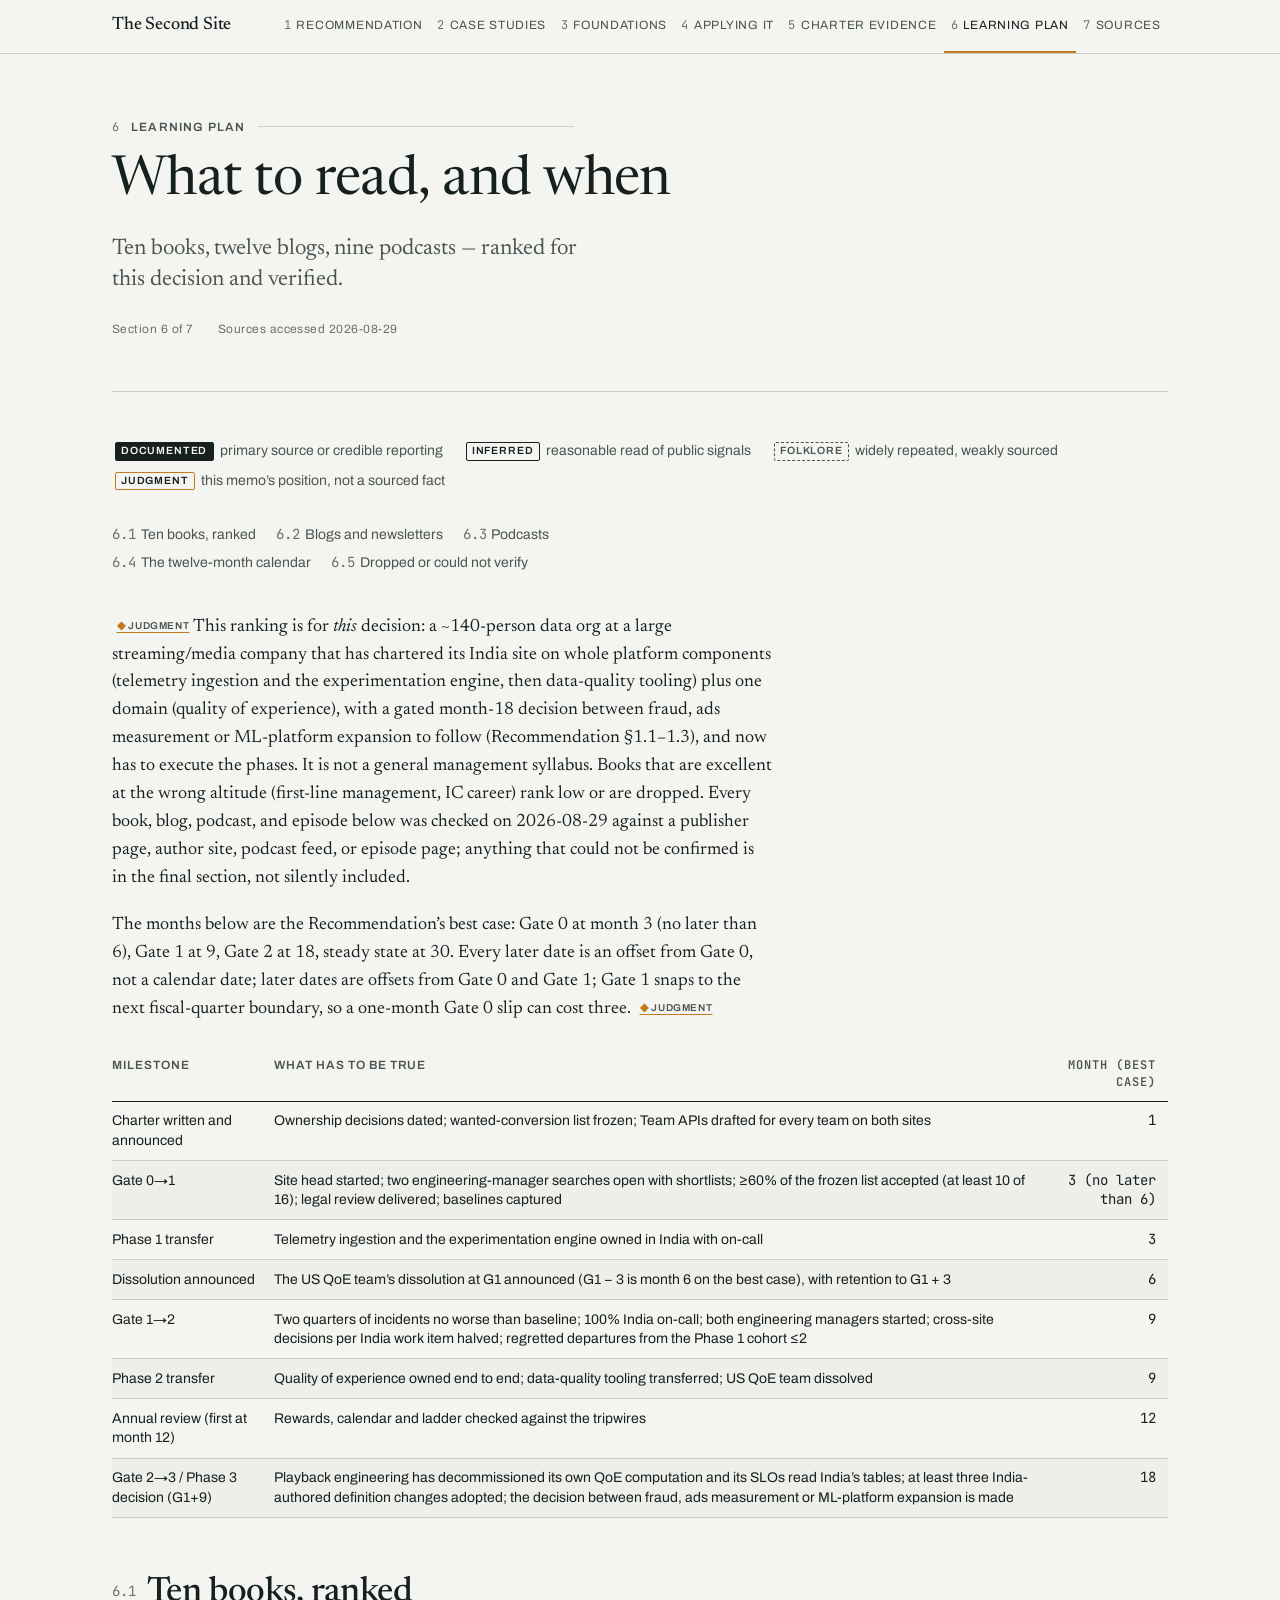
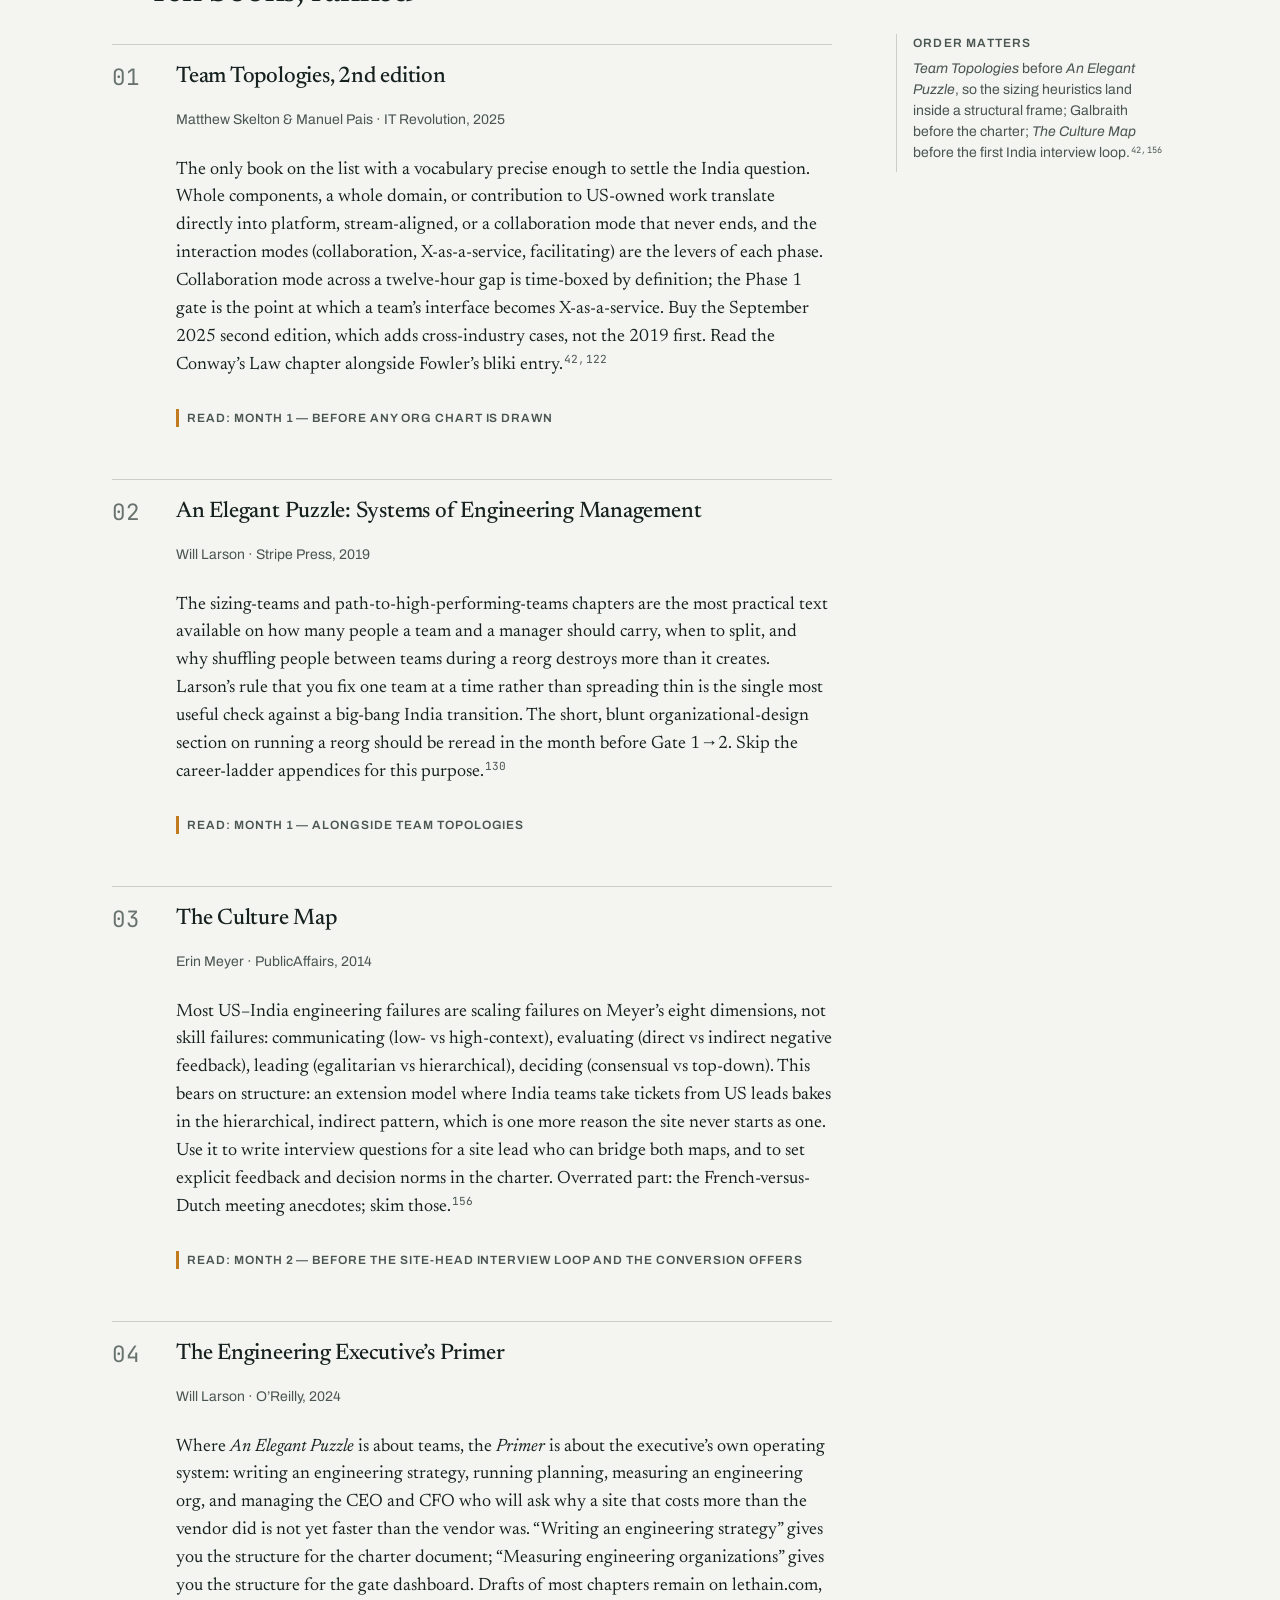
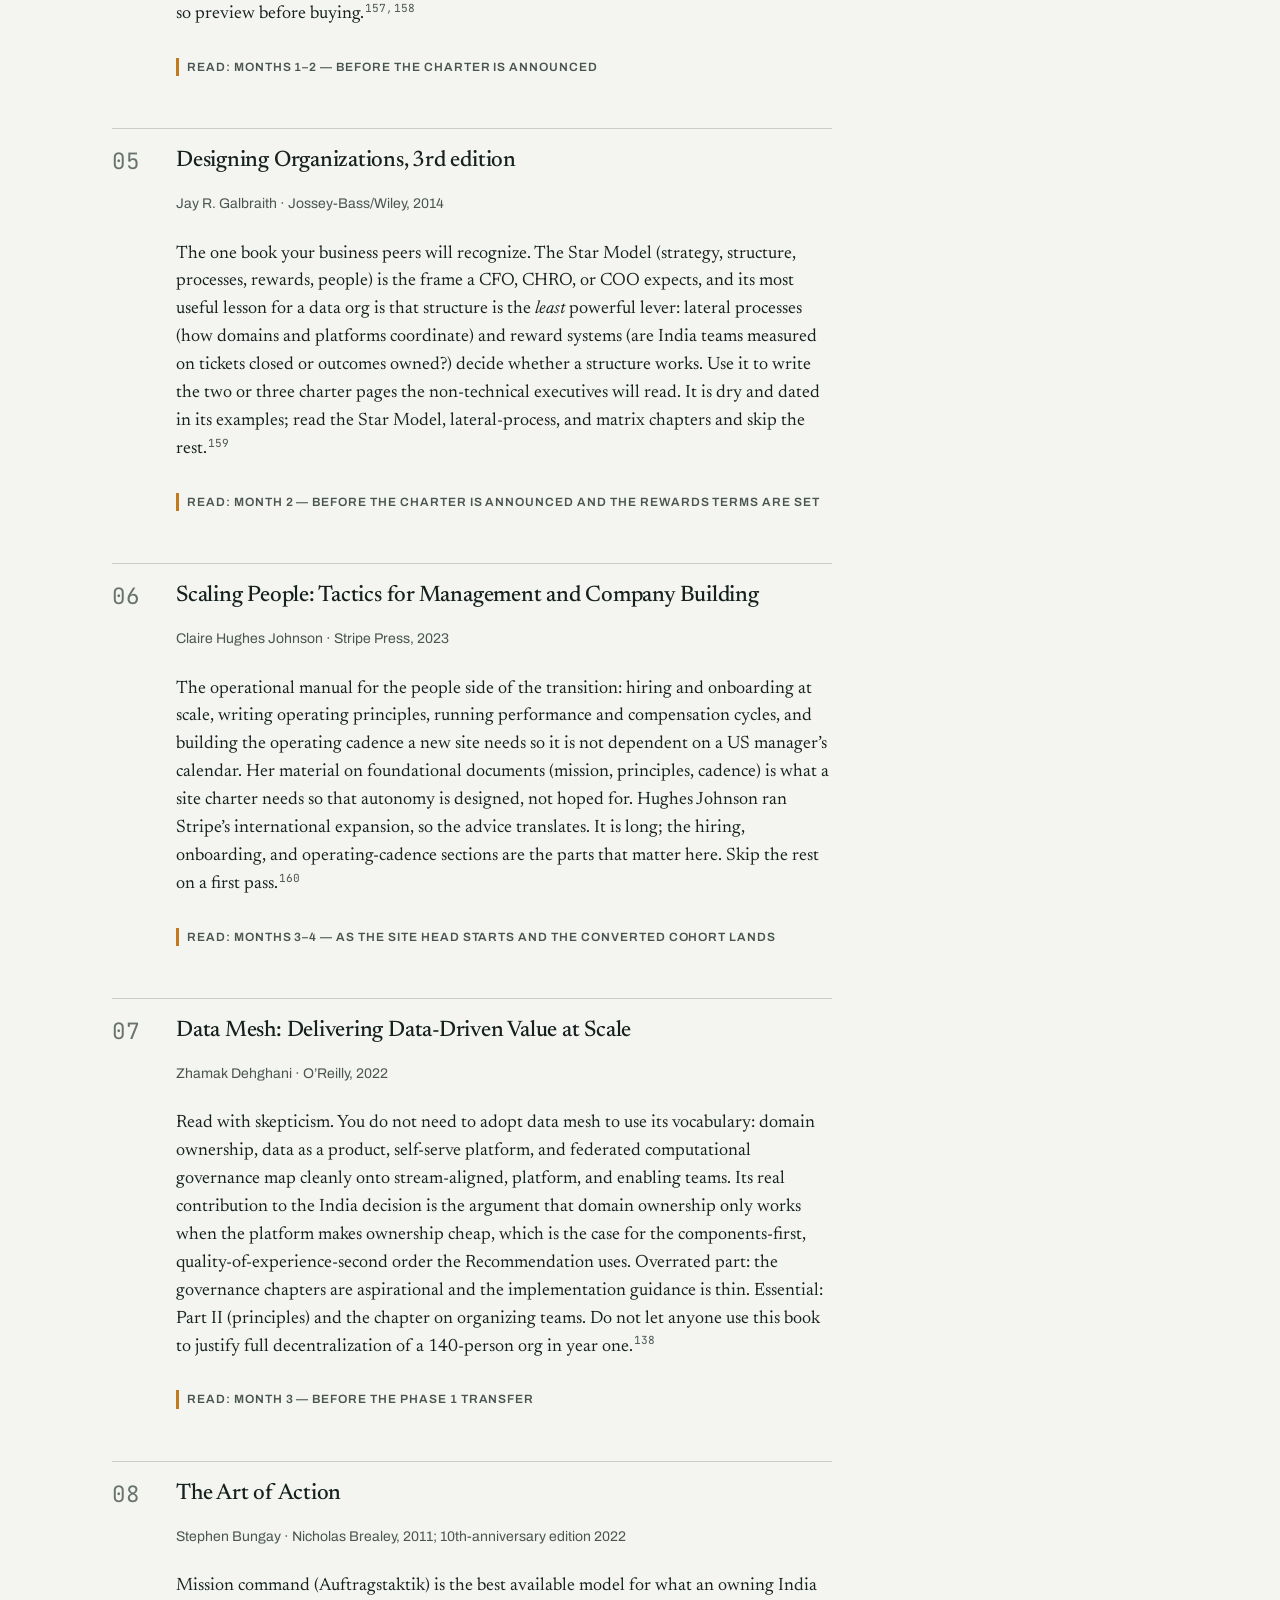
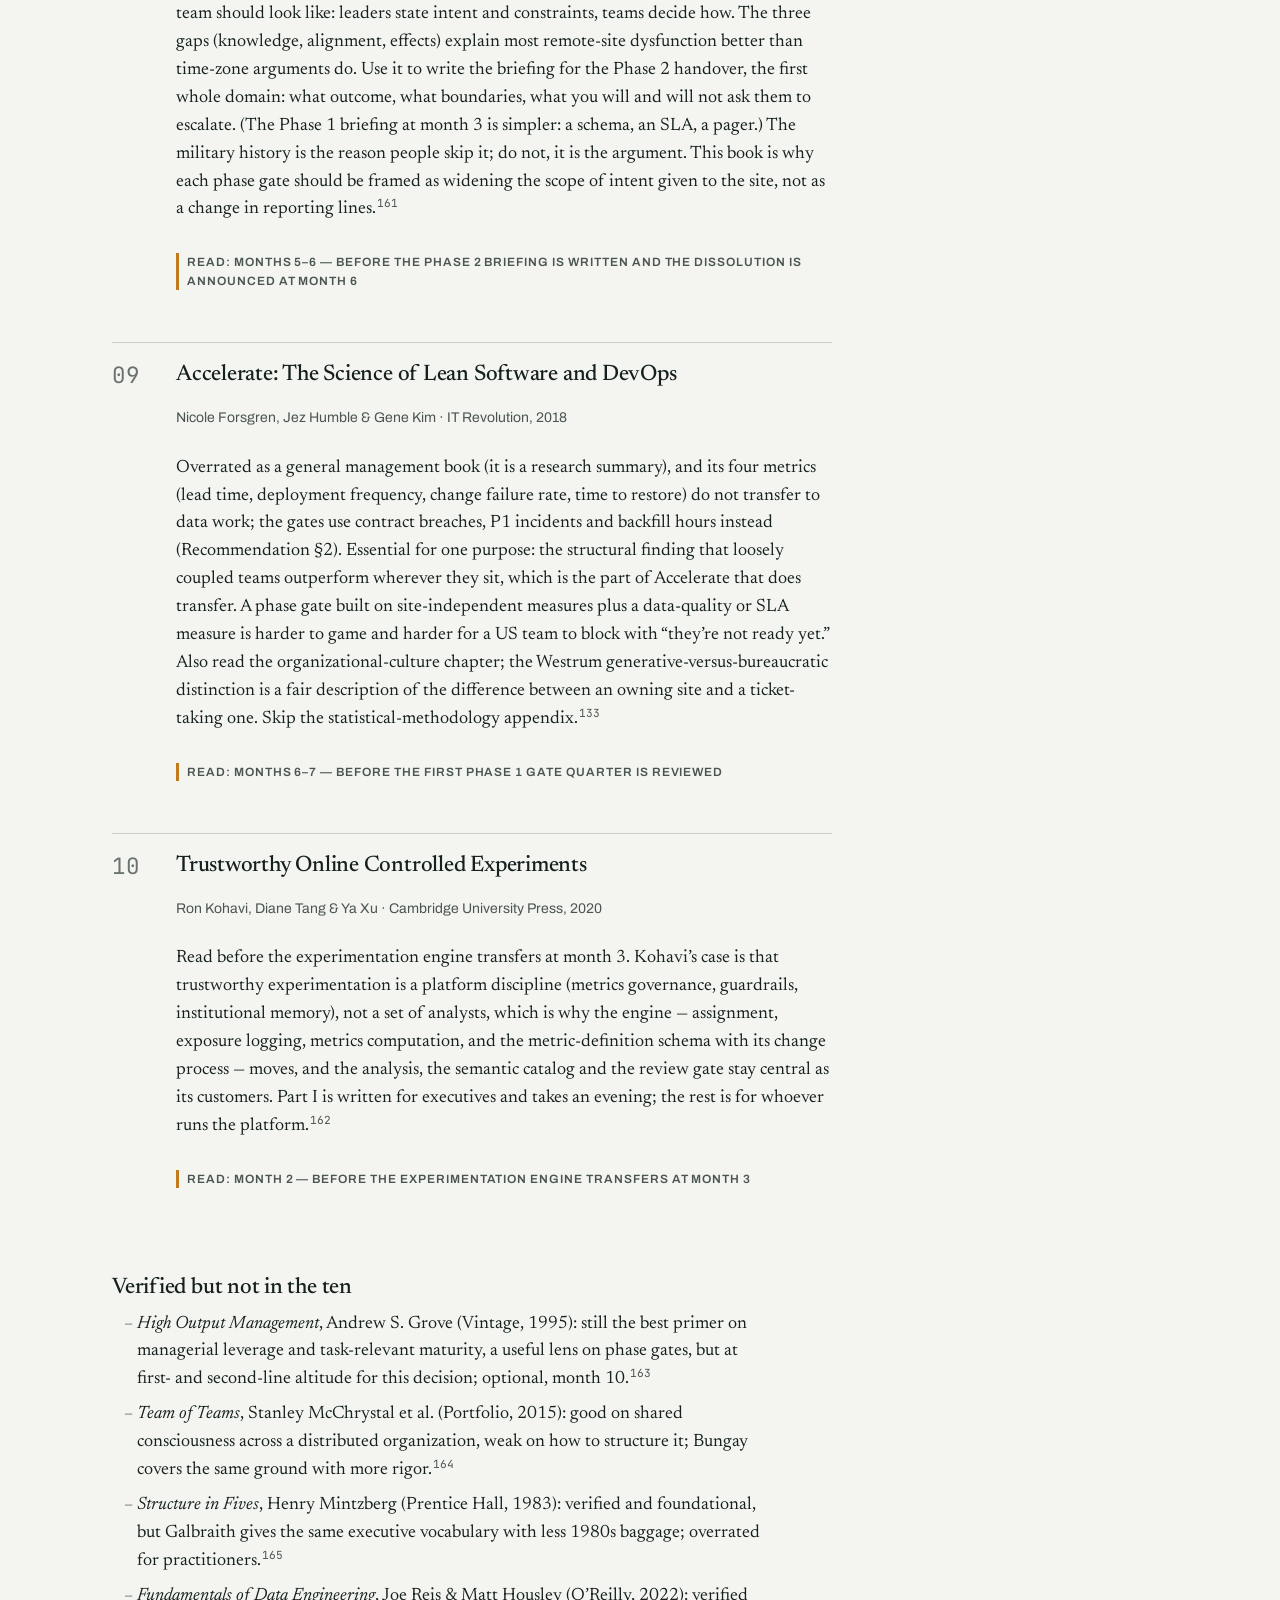
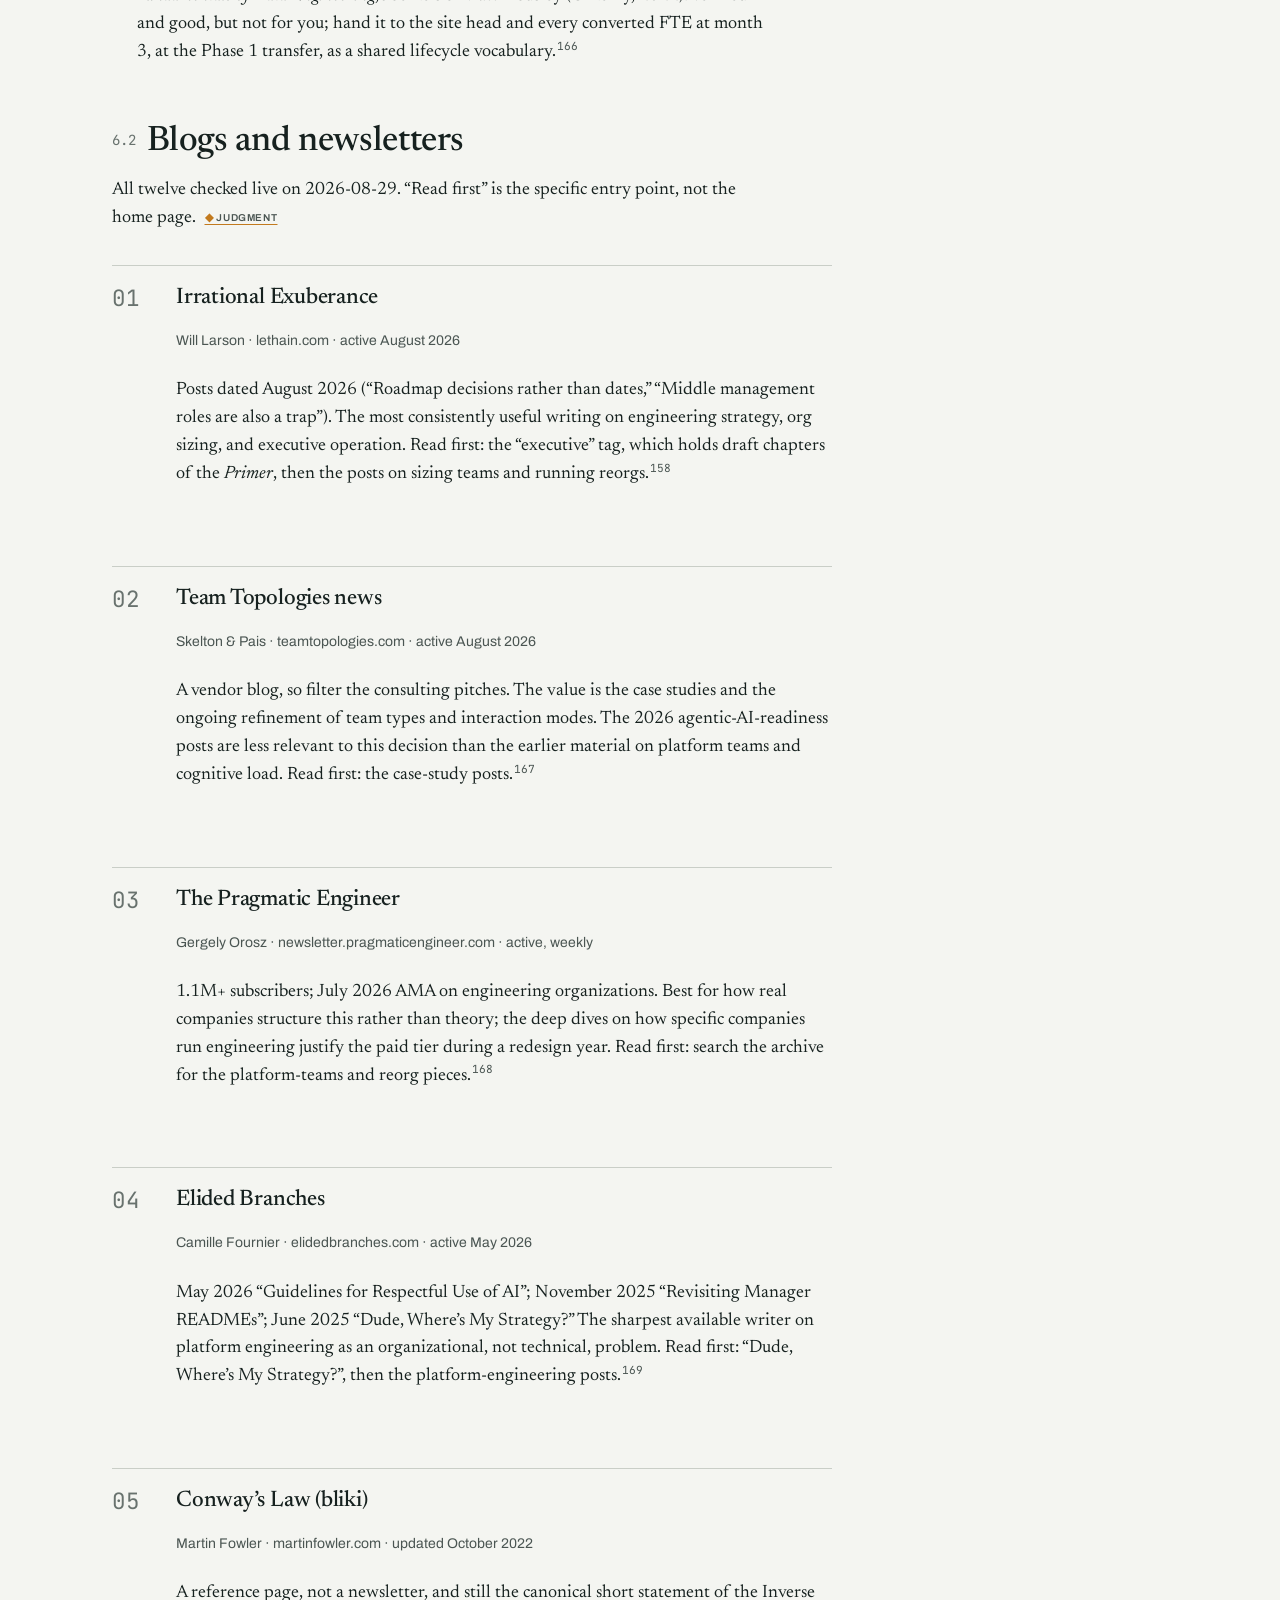
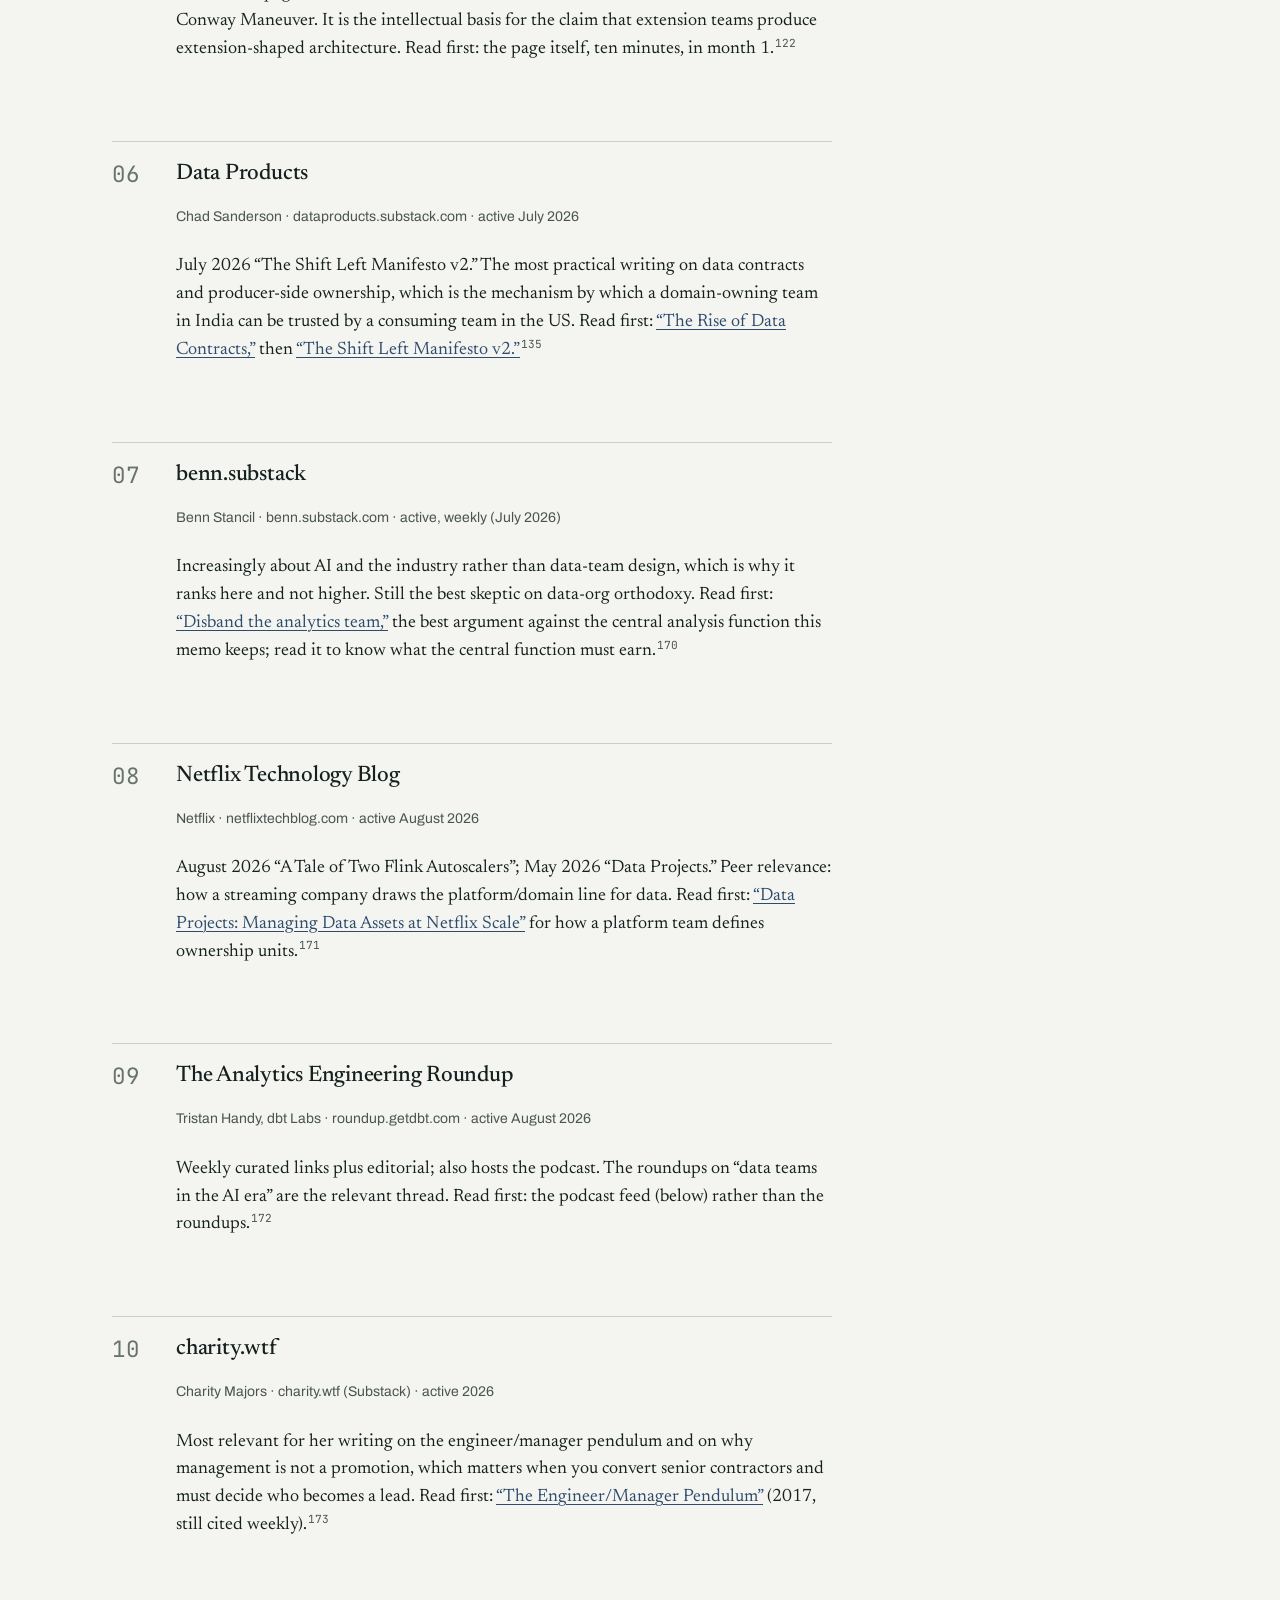
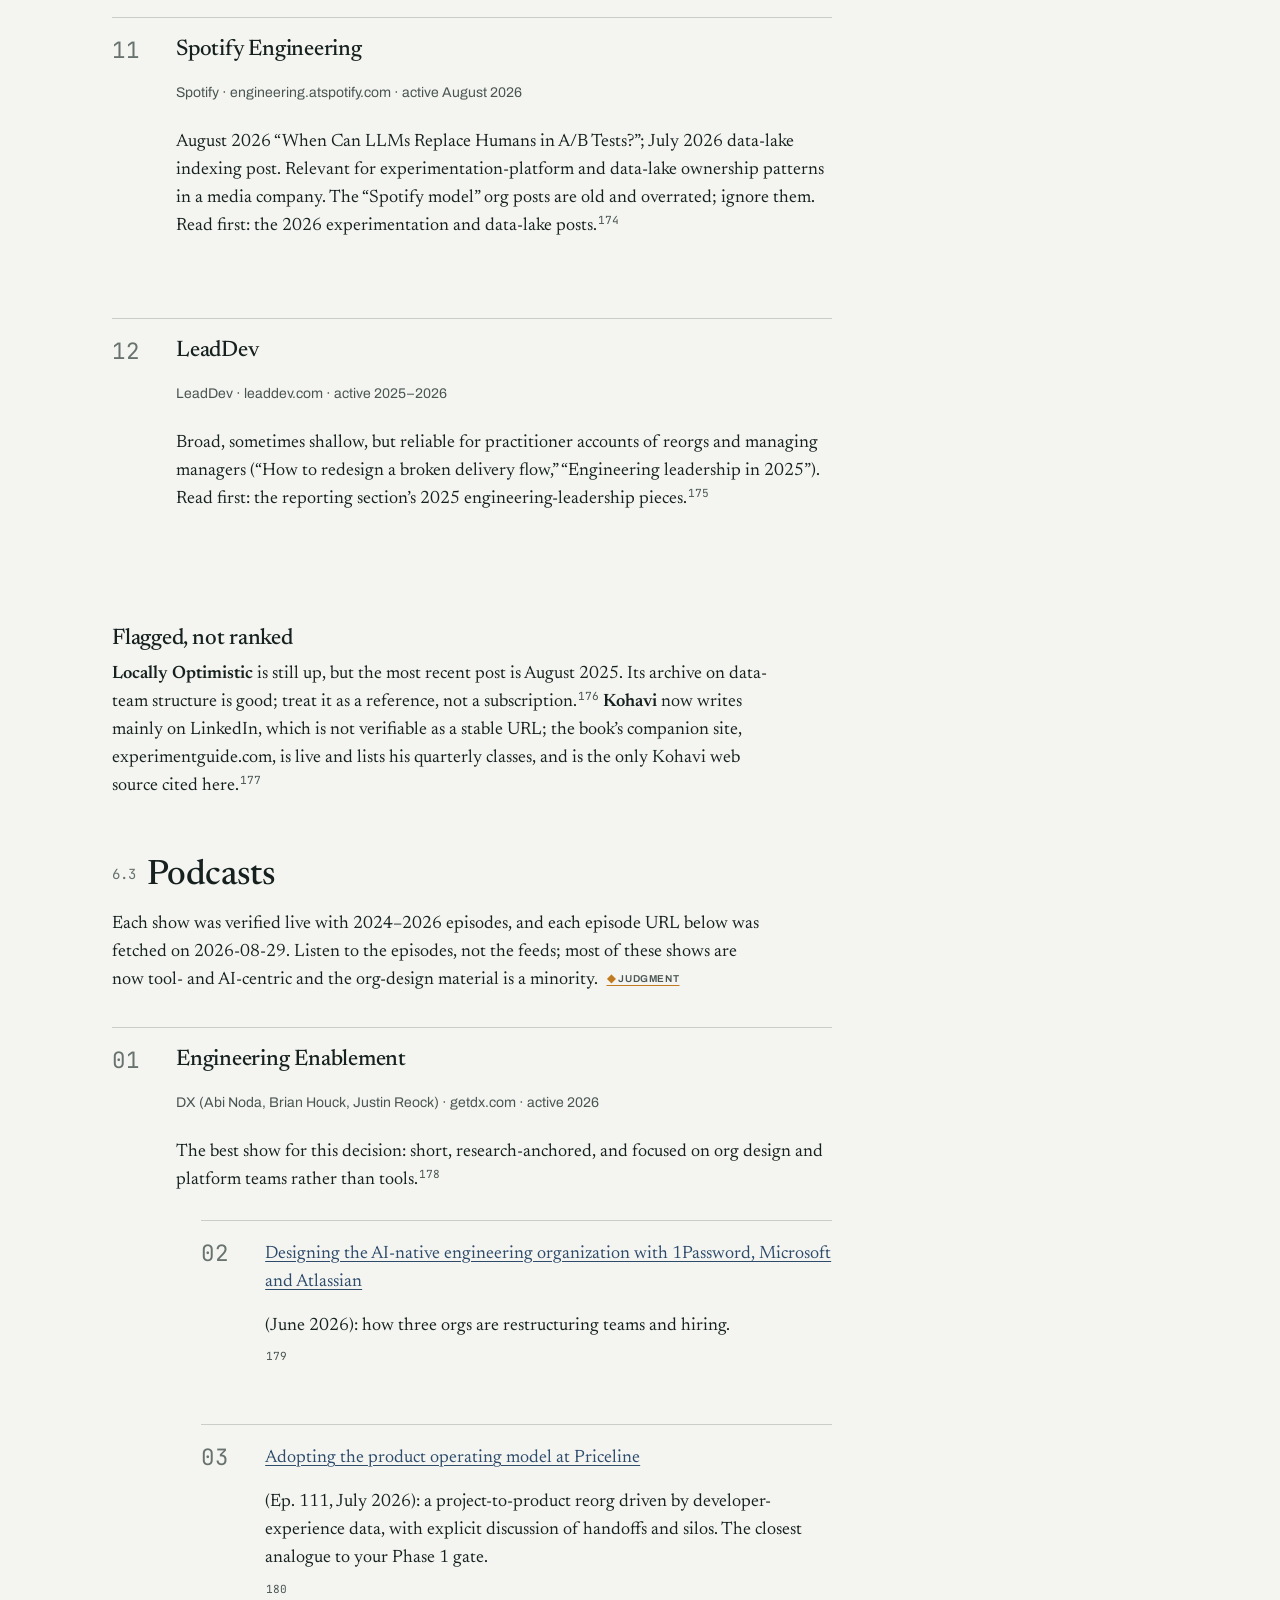
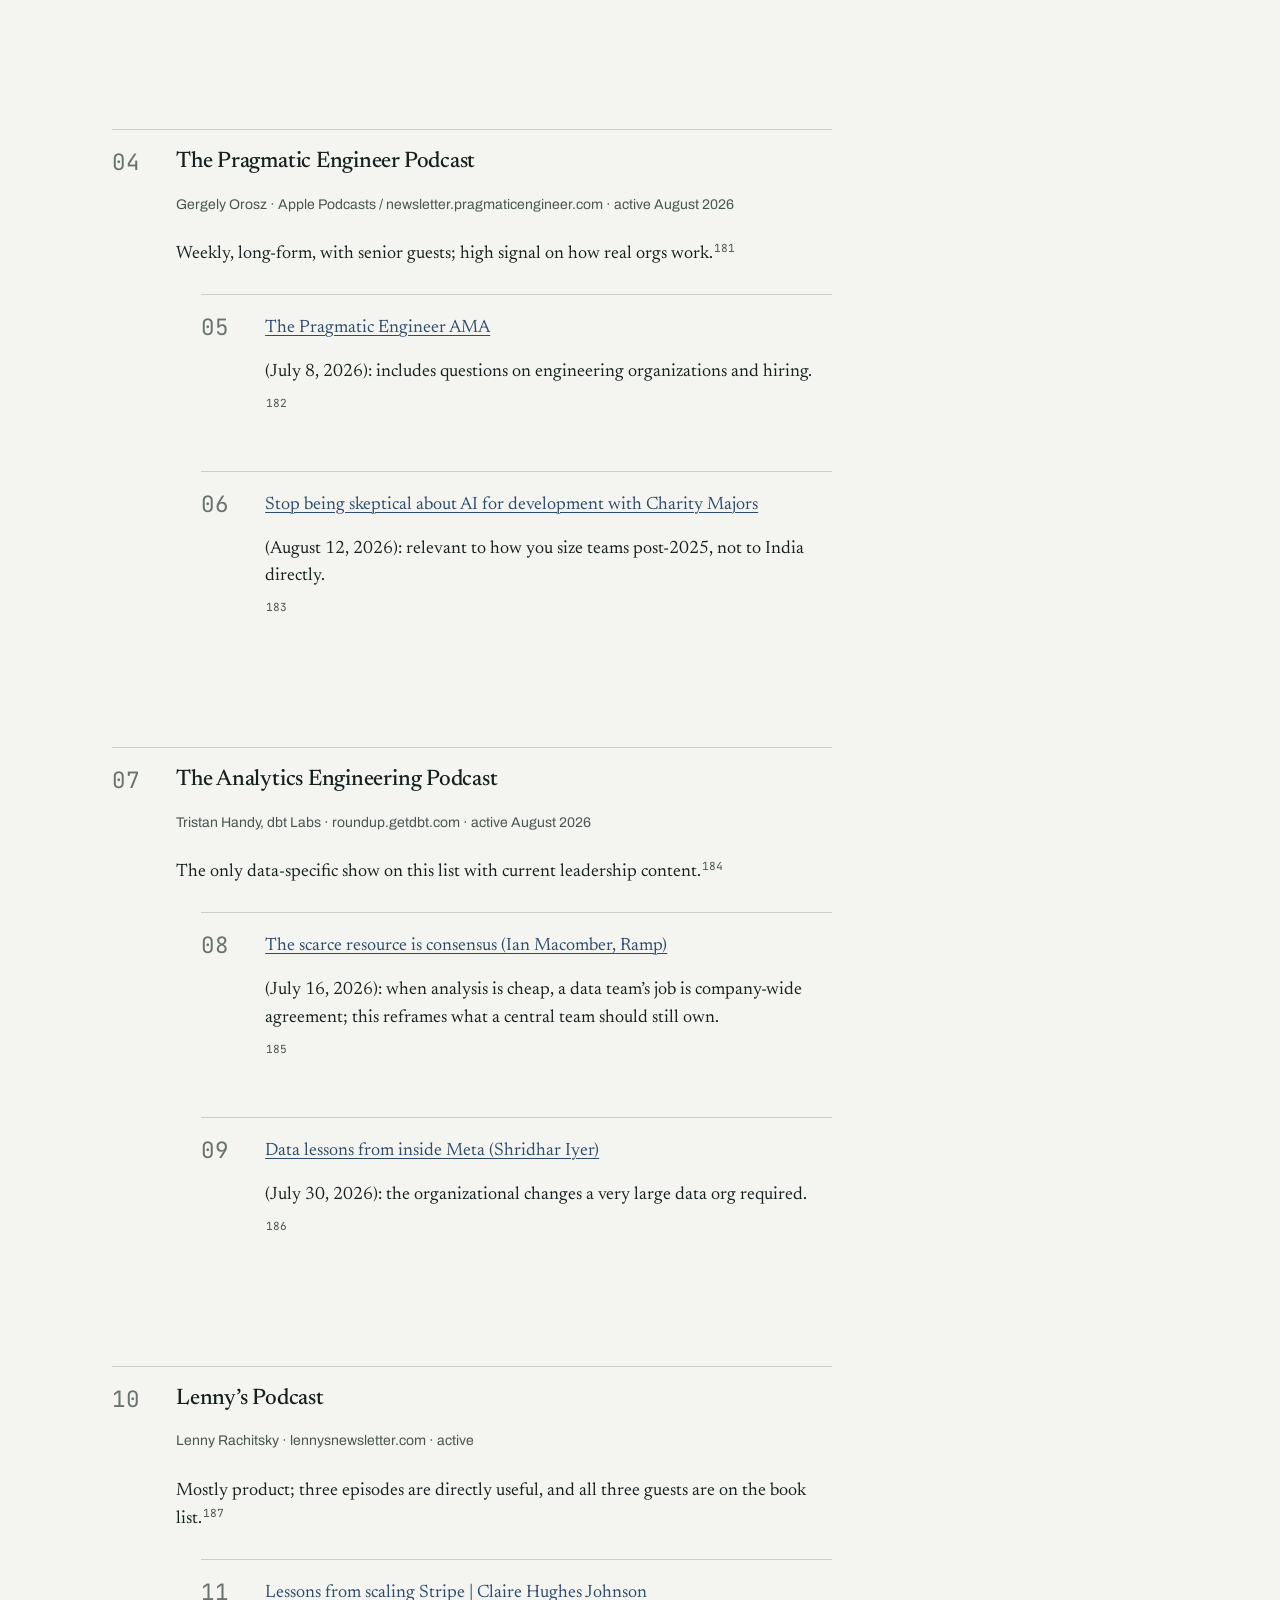
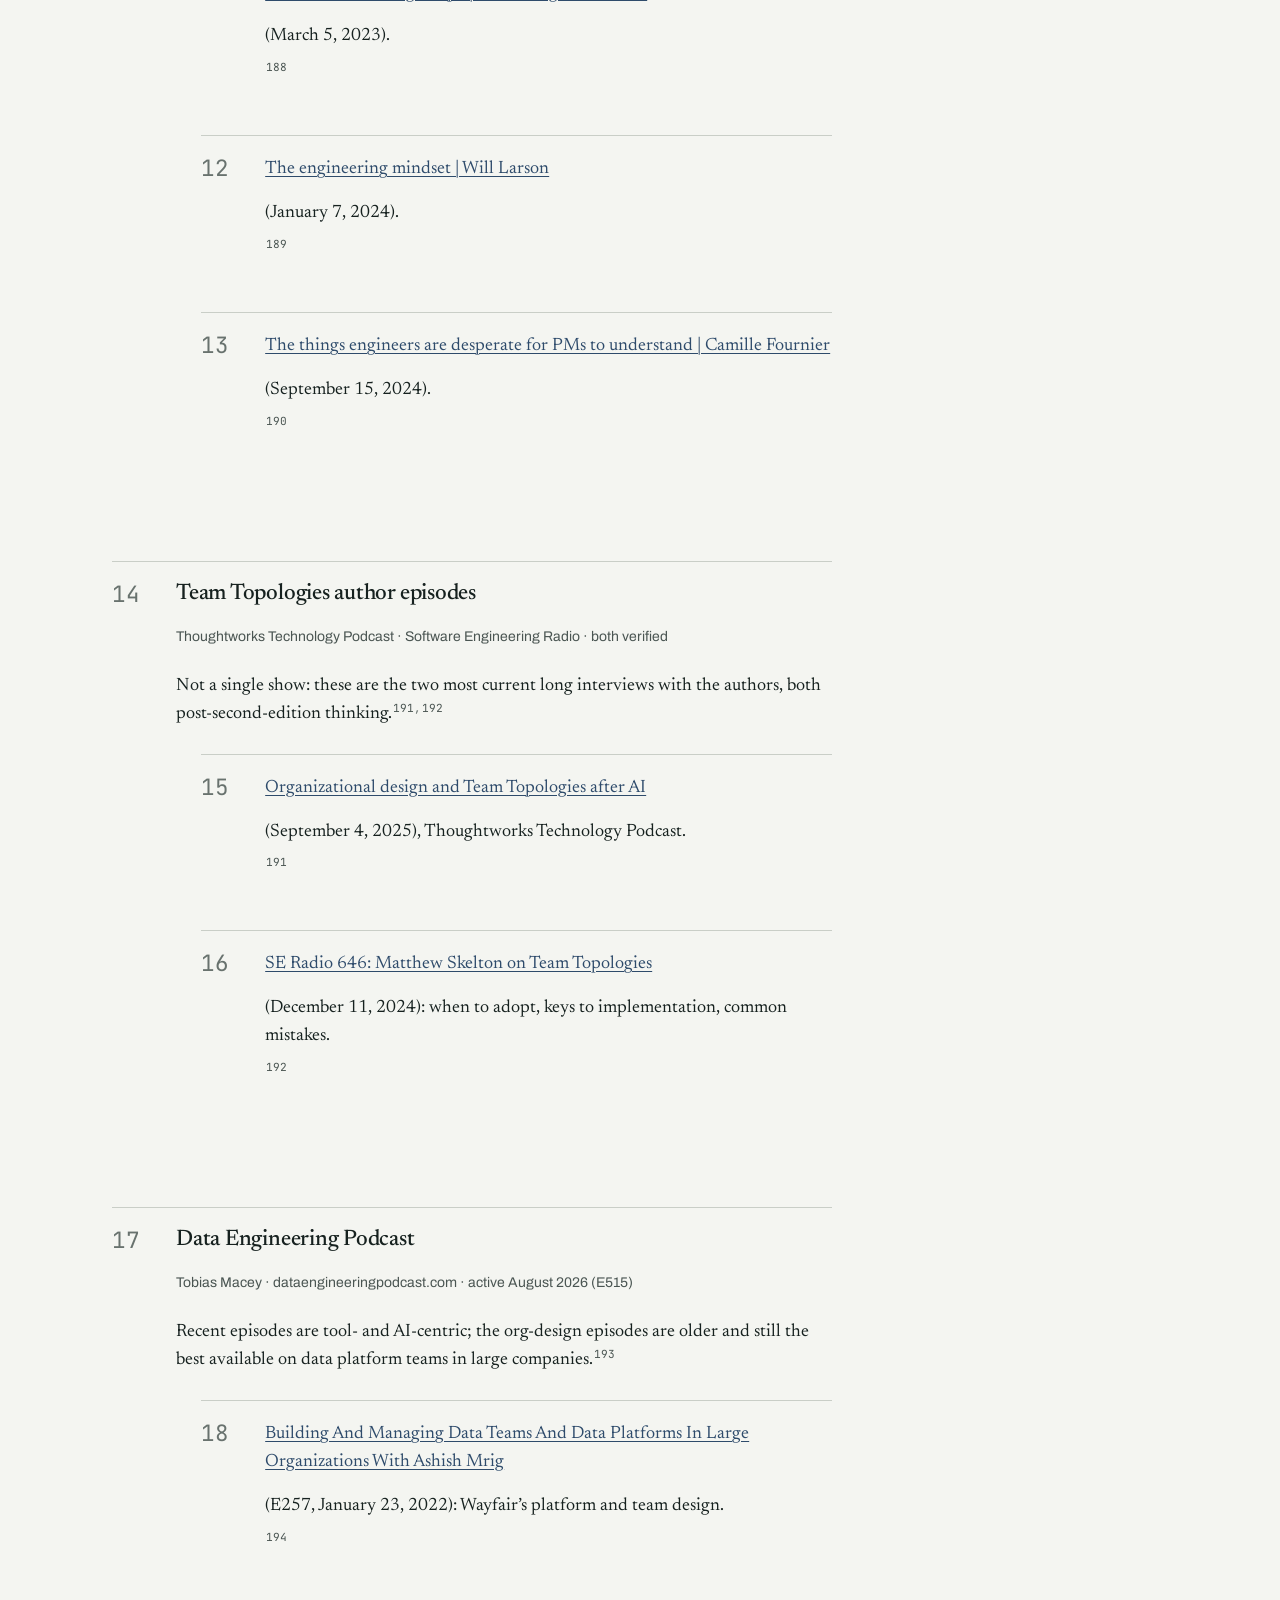
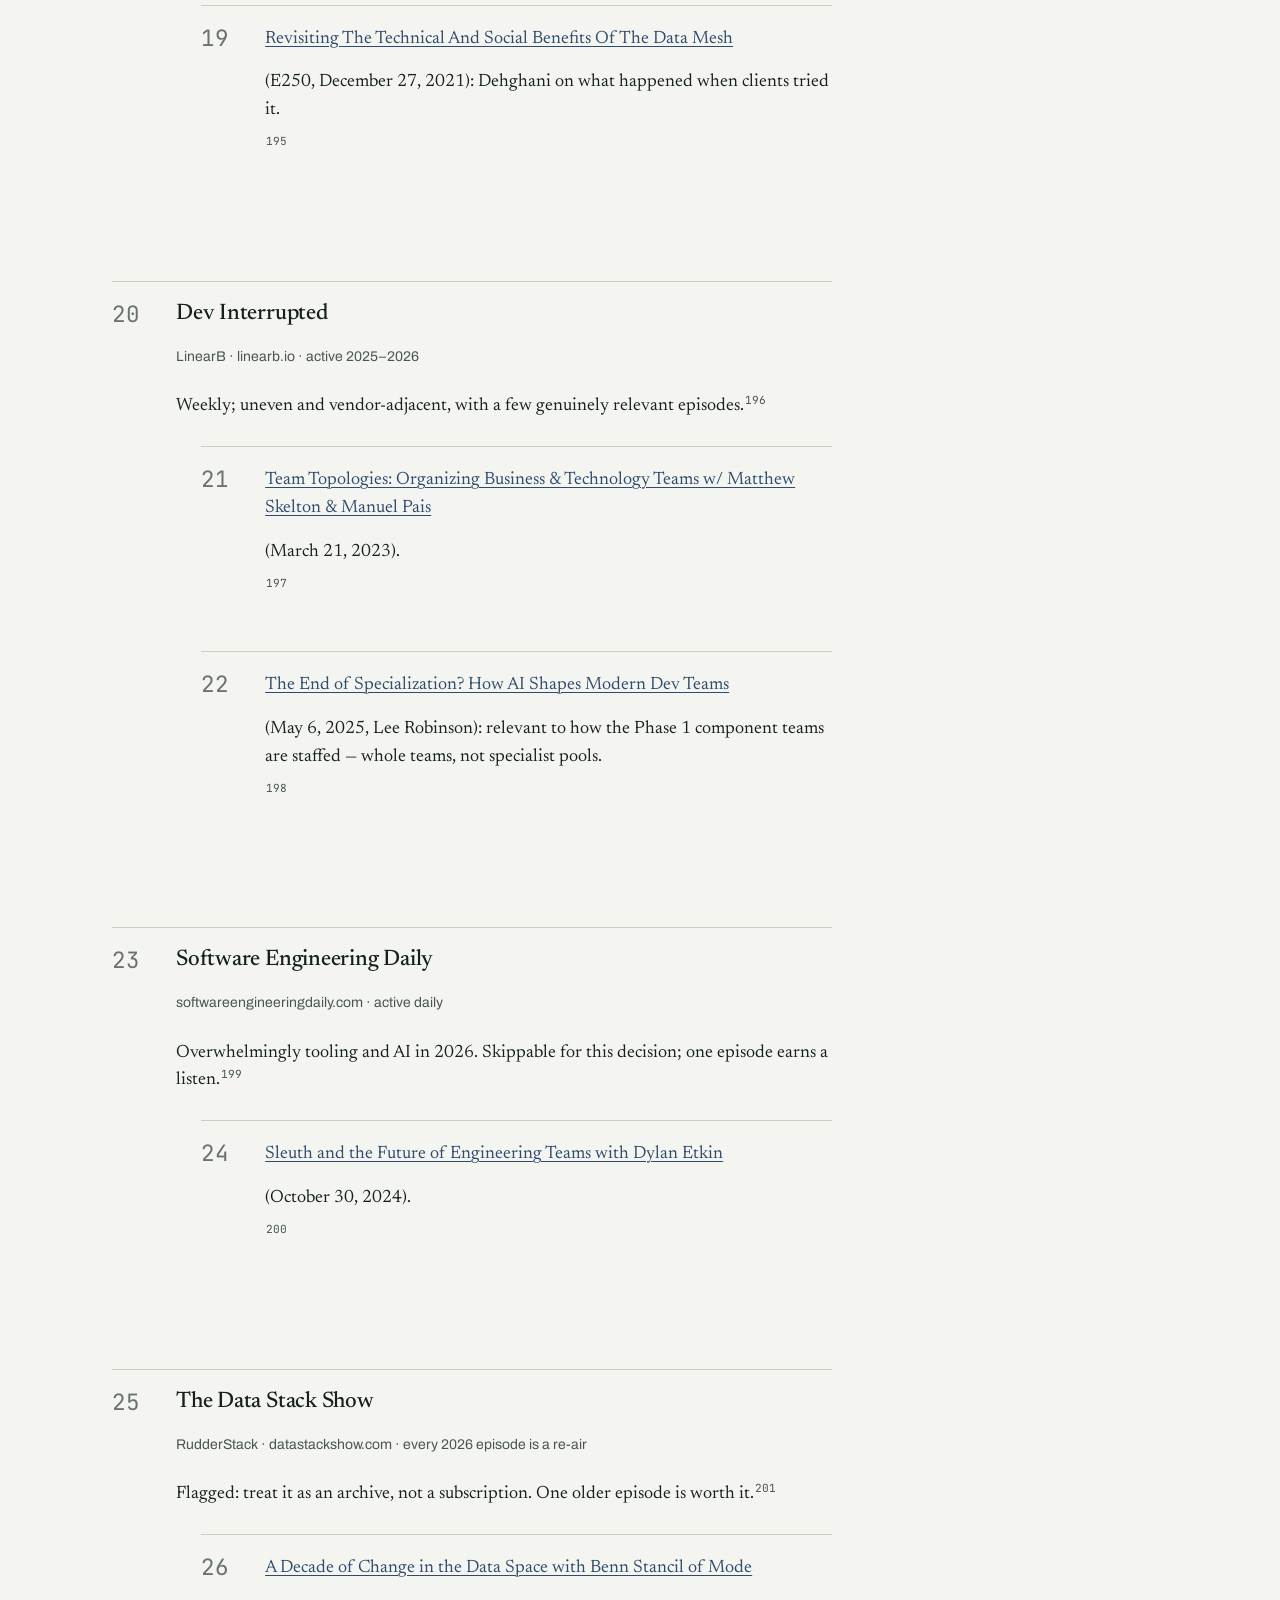
<file: docs/learning-plan.html>
<!DOCTYPE html>
<html lang="en">
<head>
<meta charset="utf-8">
<meta name="viewport" content="width=device-width, initial-scale=1">
<title>Learning Plan — The Second Site</title>
<meta name="description" content="A ranked, verified, 12-month learning plan for the org-design decision.">
<link rel="icon" href="data:image/svg+xml,%3Csvg xmlns='http://www.w3.org/2000/svg' viewBox='0 0 16 16'%3E%3Crect width='16' height='16' fill='%23F4F5F1'/%3E%3Crect x='3' y='3' width='10' height='10' fill='%23C27A1E'/%3E%3C/svg%3E">
<link rel="preconnect" href="https://fonts.googleapis.com">
<link rel="preconnect" href="https://fonts.gstatic.com" crossorigin>
<link rel="preload" as="style" href="https://fonts.googleapis.com/css2?family=Newsreader:ital,opsz,wght@0,6..72,400;0,6..72,500;1,6..72,400&family=Archivo:wght@400;600&family=JetBrains+Mono:wght@400&display=swap">
<link rel="stylesheet" href="https://fonts.googleapis.com/css2?family=Newsreader:ital,opsz,wght@0,6..72,400;0,6..72,500;1,6..72,400&family=Archivo:wght@400;600&family=JetBrains+Mono:wght@400&display=swap">
<link rel="stylesheet" href="assets/site.css">
</head>
<body>
<a class="skip" href="#main">Skip to content</a>
<header class="site-header">
  <div class="inner">
    <a class="brand" href="index.html">The Second Site <em>— an org-design decision record</em></a>
    <nav class="site-nav" aria-label="Sections">
      <ol>
        <li><a href="index.html"><span class="n">1</span><span class="t">Recommendation</span></a></li>
        <li><a href="case-studies.html"><span class="n">2</span><span class="t">Case Studies</span></a></li>
        <li><a href="foundations.html"><span class="n">3</span><span class="t">Foundations</span></a></li>
        <li><a href="applying-it.html"><span class="n">4</span><span class="t">Applying It</span></a></li>
        <li><a href="charter-evidence.html"><span class="n">5</span><span class="t">Charter Evidence</span></a></li>
        <li><a href="learning-plan.html" aria-current="page"><span class="n">6</span><span class="t">Learning Plan</span></a></li>
        <li><a href="sources.html"><span class="n">7</span><span class="t">Sources</span></a></li>
      </ol>
    </nav>
  </div>
  <div class="progress" aria-hidden="true"></div>
</header>

<main id="main" class="page">
  <div class="page-head">
    <p class="eyebrow"><span class="num">6</span> Learning Plan</p>
    <h1>What to read, and when</h1>
    <p class="dek">Ten books, twelve blogs, nine podcasts — ranked for this decision and verified.</p>
    <p class="meta"><span>Section 6 of 7</span><span>Sources accessed 2026-08-29</span></p>
  </div>

  <div class="body">
    <div class="tag-key wide"><span><span class="tag tag-doc">documented</span> primary source or credible reporting</span><span><span class="tag tag-inf">inferred</span> reasonable read of public signals</span><span><span class="tag tag-folk">folklore</span> widely repeated, weakly sourced</span><span><span class="tag tag-judg">judgment</span> this memo’s position, not a sourced fact</span></div>
<ul class="toc"><li><a href="#books"><span class="n">6.1</span>Ten books, ranked</a></li><li><a href="#blogs"><span class="n">6.2</span>Blogs and newsletters</a></li><li><a href="#podcasts"><span class="n">6.3</span>Podcasts</a></li><li><a href="#calendar"><span class="n">6.4</span>The twelve-month calendar</a></li><li><a href="#dropped"><span class="n">6.5</span>Dropped or could not verify</a></li></ul>

<p><span class="tag tag-judg">judgment</span> This ranking is for <em>this</em> decision: a ~140-person data org at a large streaming/media company that has chartered its India site on whole platform components (telemetry ingestion and the experimentation engine, then data-quality tooling) plus one domain (quality of experience), with a gated month-18 decision between fraud, ads measurement or ML-platform expansion to follow (Recommendation §1.1–1.3), and now has to execute the phases. It is not a general management syllabus. Books that are excellent at the wrong altitude (first-line management, IC career) rank low or are dropped. Every book, blog, podcast, and episode below was checked on 2026-08-29 against a publisher page, author site, podcast feed, or episode page; anything that could not be confirmed is in the final section, not silently included.</p>

<p>The months below are the Recommendation’s best case: Gate 0 at month 3 (no later than 6), Gate 1 at 9, Gate 2 at 18, steady state at 30. Every later date is an offset from Gate 0, not a calendar date; later dates are offsets from Gate 0 and Gate 1; Gate 1 snaps to the next fiscal-quarter boundary, so a one-month Gate 0 slip can cost three. <span class="tag tag-judg">judgment</span></p>

<div class="tbl-wrap wide"><table>
<thead><tr><th>Milestone</th><th>What has to be true</th><th class="num">Month (best case)</th></tr></thead>
<tbody>
<tr><td>Charter written and announced</td><td>Ownership decisions dated; wanted-conversion list frozen; Team APIs drafted for every team on both sites</td><td class="num">1</td></tr>
<tr><td>Gate 0→1</td><td>Site head started; two engineering-manager searches open with shortlists; ≥60% of the frozen list accepted (at least 10 of 16); legal review delivered; baselines captured</td><td class="num">3 (no later than 6)</td></tr>
<tr><td>Phase 1 transfer</td><td>Telemetry ingestion and the experimentation engine owned in India with on-call</td><td class="num">3</td></tr>
<tr><td>Dissolution announced</td><td>The US QoE team’s dissolution at G1 announced (G1 − 3 is month 6 on the best case), with retention to G1 + 3 </td><td class="num">6</td></tr>
<tr><td>Gate 1→2</td><td>Two quarters of incidents no worse than baseline; 100% India on-call; both engineering managers started; cross-site decisions per India work item halved; regretted departures from the Phase 1 cohort ≤2</td><td class="num">9</td></tr>
<tr><td>Phase 2 transfer</td><td>Quality of experience owned end to end; data-quality tooling transferred; US QoE team dissolved</td><td class="num">9</td></tr>
<tr><td>Annual review (first at month 12)</td><td>Rewards, calendar and ladder checked against the tripwires</td><td class="num">12</td></tr>
<tr><td>Gate 2→3 / Phase 3 decision (G1+9)</td><td>Playback engineering has decommissioned its own QoE computation and its SLOs read India’s tables; at least three India-authored definition changes adopted; the decision between fraud, ads measurement or ML-platform expansion is made </td><td class="num">18</td></tr>
</tbody></table></div>

<h2 id="books"><span class="n">6.1</span>Ten books, ranked</h2>

<aside class="rail"><span class="label">Order matters</span><p><em>Team Topologies</em> before <em>An Elegant Puzzle</em>, so the sizing heuristics land inside a structural frame; Galbraith before the charter; <em>The Culture Map</em> before the first India interview loop.<sup class="c"><a href="sources.html#s-42">42</a><a href="sources.html#s-156">156</a></sup></p></aside>

<ol class="rank">
<li>
<h3>Team Topologies, 2nd edition</h3>
<div class="by">Matthew Skelton &amp; Manuel Pais · IT Revolution, 2025</div>
<p>The only book on the list with a vocabulary precise enough to settle the India question. Whole components, a whole domain, or contribution to US-owned work translate directly into platform, stream-aligned, or a collaboration mode that never ends, and the interaction modes (collaboration, X-as-a-service, facilitating) are the levers of each phase. Collaboration mode across a twelve-hour gap is time-boxed by definition; the Phase 1 gate is the point at which a team’s interface becomes X-as-a-service. Buy the September 2025 second edition, which adds cross-industry cases, not the 2019 first. Read the Conway’s Law chapter alongside Fowler’s bliki entry.<sup class="c"><a href="sources.html#s-42">42</a><a href="sources.html#s-122">122</a></sup></p>
<span class="when">Read: month 1 — before any org chart is drawn</span>
</li>
<li>
<h3>An Elegant Puzzle: Systems of Engineering Management</h3>
<div class="by">Will Larson · Stripe Press, 2019</div>
<p>The sizing-teams and path-to-high-performing-teams chapters are the most practical text available on how many people a team and a manager should carry, when to split, and why shuffling people between teams during a reorg destroys more than it creates. Larson’s rule that you fix one team at a time rather than spreading thin is the single most useful check against a big-bang India transition. The short, blunt organizational-design section on running a reorg should be reread in the month before Gate 1→2. Skip the career-ladder appendices for this purpose.<sup class="c"><a href="sources.html#s-130">130</a></sup></p>
<span class="when">Read: month 1 — alongside Team Topologies</span>
</li>
<li>
<h3>The Culture Map</h3>
<div class="by">Erin Meyer · PublicAffairs, 2014</div>
<p>Most US–India engineering failures are scaling failures on Meyer’s eight dimensions, not skill failures: communicating (low- vs high-context), evaluating (direct vs indirect negative feedback), leading (egalitarian vs hierarchical), deciding (consensual vs top-down). This bears on structure: an extension model where India teams take tickets from US leads bakes in the hierarchical, indirect pattern, which is one more reason the site never starts as one. Use it to write interview questions for a site lead who can bridge both maps, and to set explicit feedback and decision norms in the charter. Overrated part: the French-versus-Dutch meeting anecdotes; skim those.<sup class="c"><a href="sources.html#s-156">156</a></sup></p>
<span class="when">Read: month 2 — before the site-head interview loop and the conversion offers</span>
</li>
<li>
<h3>The Engineering Executive’s Primer</h3>
<div class="by">Will Larson · O’Reilly, 2024</div>
<p>Where <em>An Elegant Puzzle</em> is about teams, the <em>Primer</em> is about the executive’s own operating system: writing an engineering strategy, running planning, measuring an engineering org, and managing the CEO and CFO who will ask why a site that costs more than the vendor did is not yet faster than the vendor was. “Writing an engineering strategy” gives you the structure for the charter document; “Measuring engineering organizations” gives you the structure for the gate dashboard. Drafts of most chapters remain on lethain.com, so preview before buying.<sup class="c"><a href="sources.html#s-157">157</a><a href="sources.html#s-158">158</a></sup></p>
<span class="when">Read: months 1–2 — before the charter is announced</span>
</li>
<li>
<h3>Designing Organizations, 3rd edition</h3>
<div class="by">Jay R. Galbraith · Jossey-Bass/Wiley, 2014</div>
<p>The one book your business peers will recognize. The Star Model (strategy, structure, processes, rewards, people) is the frame a CFO, CHRO, or COO expects, and its most useful lesson for a data org is that structure is the <em>least</em> powerful lever: lateral processes (how domains and platforms coordinate) and reward systems (are India teams measured on tickets closed or outcomes owned?) decide whether a structure works. Use it to write the two or three charter pages the non-technical executives will read. It is dry and dated in its examples; read the Star Model, lateral-process, and matrix chapters and skip the rest.<sup class="c"><a href="sources.html#s-159">159</a></sup></p>
<span class="when">Read: month 2 — before the charter is announced and the rewards terms are set</span>
</li>
<li>
<h3>Scaling People: Tactics for Management and Company Building</h3>
<div class="by">Claire Hughes Johnson · Stripe Press, 2023</div>
<p>The operational manual for the people side of the transition: hiring and onboarding at scale, writing operating principles, running performance and compensation cycles, and building the operating cadence a new site needs so it is not dependent on a US manager’s calendar. Her material on foundational documents (mission, principles, cadence) is what a site charter needs so that autonomy is designed, not hoped for. Hughes Johnson ran Stripe’s international expansion, so the advice translates. It is long; the hiring, onboarding, and operating-cadence sections are the parts that matter here. Skip the rest on a first pass.<sup class="c"><a href="sources.html#s-160">160</a></sup></p>
<span class="when">Read: months 3–4 — as the site head starts and the converted cohort lands</span>
</li>
<li>
<h3>Data Mesh: Delivering Data-Driven Value at Scale</h3>
<div class="by">Zhamak Dehghani · O’Reilly, 2022</div>
<p>Read with skepticism. You do not need to adopt data mesh to use its vocabulary: domain ownership, data as a product, self-serve platform, and federated computational governance map cleanly onto stream-aligned, platform, and enabling teams. Its real contribution to the India decision is the argument that domain ownership only works when the platform makes ownership cheap, which is the case for the components-first, quality-of-experience-second order the Recommendation uses. Overrated part: the governance chapters are aspirational and the implementation guidance is thin. Essential: Part II (principles) and the chapter on organizing teams. Do not let anyone use this book to justify full decentralization of a 140-person org in year one.<sup class="c"><a href="sources.html#s-138">138</a></sup></p>
<span class="when">Read: month 3 — before the Phase 1 transfer</span>
</li>
<li>
<h3>The Art of Action</h3>
<div class="by">Stephen Bungay · Nicholas Brealey, 2011; 10th-anniversary edition 2022</div>
<p>Mission command (Auftragstaktik) is the best available model for what an owning India team should look like: leaders state intent and constraints, teams decide how. The three gaps (knowledge, alignment, effects) explain most remote-site dysfunction better than time-zone arguments do. Use it to write the briefing for the Phase 2 handover, the first whole domain: what outcome, what boundaries, what you will and will not ask them to escalate. (The Phase 1 briefing at month 3 is simpler: a schema, an SLA, a pager.) The military history is the reason people skip it; do not, it is the argument. This book is why each phase gate should be framed as widening the scope of intent given to the site, not as a change in reporting lines.<sup class="c"><a href="sources.html#s-161">161</a></sup></p>
<span class="when">Read: months 5–6 — before the Phase 2 briefing is written and the dissolution is announced at month 6</span>
</li>
<li>
<h3>Accelerate: The Science of Lean Software and DevOps</h3>
<div class="by">Nicole Forsgren, Jez Humble &amp; Gene Kim · IT Revolution, 2018</div>
<p>Overrated as a general management book (it is a research summary), and its four metrics (lead time, deployment frequency, change failure rate, time to restore) do not transfer to data work; the gates use contract breaches, P1 incidents and backfill hours instead (Recommendation §2). Essential for one purpose: the structural finding that loosely coupled teams outperform wherever they sit, which is the part of Accelerate that does transfer. A phase gate built on site-independent measures plus a data-quality or SLA measure is harder to game and harder for a US team to block with “they’re not ready yet.” Also read the organizational-culture chapter; the Westrum generative-versus-bureaucratic distinction is a fair description of the difference between an owning site and a ticket-taking one. Skip the statistical-methodology appendix.<sup class="c"><a href="sources.html#s-133">133</a></sup></p>
<span class="when">Read: months 6–7 — before the first Phase 1 gate quarter is reviewed</span>
</li>
<li>
<h3>Trustworthy Online Controlled Experiments</h3>
<div class="by">Ron Kohavi, Diane Tang &amp; Ya Xu · Cambridge University Press, 2020</div>
<p>Read before the experimentation engine transfers at month 3. Kohavi’s case is that trustworthy experimentation is a platform discipline (metrics governance, guardrails, institutional memory), not a set of analysts, which is why the engine — assignment, exposure logging, metrics computation, and the metric-definition schema with its change process — moves, and the analysis, the semantic catalog and the review gate stay central as its customers. Part I is written for executives and takes an evening; the rest is for whoever runs the platform.<sup class="c"><a href="sources.html#s-162">162</a></sup></p>
<span class="when">Read: month 2 — before the experimentation engine transfers at month 3</span>
</li>
</ol>

<h3>Verified but not in the ten</h3>
<ul>
<li><em>High Output Management</em>, Andrew S. Grove (Vintage, 1995): still the best primer on managerial leverage and task-relevant maturity, a useful lens on phase gates, but at first- and second-line altitude for this decision; optional, month 10.<sup class="c"><a href="sources.html#s-163">163</a></sup></li>
<li><em>Team of Teams</em>, Stanley McChrystal et al. (Portfolio, 2015): good on shared consciousness across a distributed organization, weak on how to structure it; Bungay covers the same ground with more rigor.<sup class="c"><a href="sources.html#s-164">164</a></sup></li>
<li><em>Structure in Fives</em>, Henry Mintzberg (Prentice Hall, 1983): verified and foundational, but Galbraith gives the same executive vocabulary with less 1980s baggage; overrated for practitioners.<sup class="c"><a href="sources.html#s-165">165</a></sup></li>
<li><em>Fundamentals of Data Engineering</em>, Joe Reis &amp; Matt Housley (O’Reilly, 2022): verified and good, but not for you; hand it to the site head and every converted FTE at month 3, at the Phase 1 transfer, as a shared lifecycle vocabulary.<sup class="c"><a href="sources.html#s-166">166</a></sup></li>
</ul>

<h2 id="blogs"><span class="n">6.2</span>Blogs and newsletters</h2>

<p>All twelve checked live on 2026-08-29. “Read first” is the specific entry point, not the home page. <span class="tag tag-judg">judgment</span></p>

<ol class="rank">
<li>
<h3>Irrational Exuberance</h3>
<div class="by">Will Larson · lethain.com · active August 2026</div>
<p>Posts dated August 2026 (“Roadmap decisions rather than dates,” “Middle management roles are also a trap”). The most consistently useful writing on engineering strategy, org sizing, and executive operation. Read first: the “executive” tag, which holds draft chapters of the <em>Primer</em>, then the posts on sizing teams and running reorgs.<sup class="c"><a href="sources.html#s-158">158</a></sup></p>
</li>
<li>
<h3>Team Topologies news</h3>
<div class="by">Skelton &amp; Pais · teamtopologies.com · active August 2026</div>
<p>A vendor blog, so filter the consulting pitches. The value is the case studies and the ongoing refinement of team types and interaction modes. The 2026 agentic-AI-readiness posts are less relevant to this decision than the earlier material on platform teams and cognitive load. Read first: the case-study posts.<sup class="c"><a href="sources.html#s-167">167</a></sup></p>
</li>
<li>
<h3>The Pragmatic Engineer</h3>
<div class="by">Gergely Orosz · newsletter.pragmaticengineer.com · active, weekly</div>
<p>1.1M+ subscribers; July 2026 AMA on engineering organizations. Best for how real companies structure this rather than theory; the deep dives on how specific companies run engineering justify the paid tier during a redesign year. Read first: search the archive for the platform-teams and reorg pieces.<sup class="c"><a href="sources.html#s-168">168</a></sup></p>
</li>
<li>
<h3>Elided Branches</h3>
<div class="by">Camille Fournier · elidedbranches.com · active May 2026</div>
<p>May 2026 “Guidelines for Respectful Use of AI”; November 2025 “Revisiting Manager READMEs”; June 2025 “Dude, Where’s My Strategy?” The sharpest available writer on platform engineering as an organizational, not technical, problem. Read first: “Dude, Where’s My Strategy?”, then the platform-engineering posts.<sup class="c"><a href="sources.html#s-169">169</a></sup></p>
</li>
<li>
<h3>Conway’s Law (bliki)</h3>
<div class="by">Martin Fowler · martinfowler.com · updated October 2022</div>
<p>A reference page, not a newsletter, and still the canonical short statement of the Inverse Conway Maneuver. It is the intellectual basis for the claim that extension teams produce extension-shaped architecture. Read first: the page itself, ten minutes, in month 1.<sup class="c"><a href="sources.html#s-122">122</a></sup></p>
</li>
<li>
<h3>Data Products</h3>
<div class="by">Chad Sanderson · dataproducts.substack.com · active July 2026</div>
<p>July 2026 “The Shift Left Manifesto v2.” The most practical writing on data contracts and producer-side ownership, which is the mechanism by which a domain-owning team in India can be trusted by a consuming team in the US. Read first: <a href="https://dataproducts.substack.com/p/the-rise-of-data-contracts">“The Rise of Data Contracts,”</a> then <a href="https://dataproducts.substack.com/p/the-shift-left-manifesto-v2">“The Shift Left Manifesto v2.”</a><sup class="c"><a href="sources.html#s-135">135</a></sup></p>
</li>
<li>
<h3>benn.substack</h3>
<div class="by">Benn Stancil · benn.substack.com · active, weekly (July 2026)</div>
<p>Increasingly about AI and the industry rather than data-team design, which is why it ranks here and not higher. Still the best skeptic on data-org orthodoxy. Read first: <a href="https://benn.substack.com/p/disband-the-analytics-team">“Disband the analytics team,”</a> the best argument against the central analysis function this memo keeps; read it to know what the central function must earn.<sup class="c"><a href="sources.html#s-170">170</a></sup></p>
</li>
<li>
<h3>Netflix Technology Blog</h3>
<div class="by">Netflix · netflixtechblog.com · active August 2026</div>
<p>August 2026 “A Tale of Two Flink Autoscalers”; May 2026 “Data Projects.” Peer relevance: how a streaming company draws the platform/domain line for data. Read first: <a href="https://netflixtechblog.com/data-projects-managing-data-assets-at-netflix-scale-7ca25888591e">“Data Projects: Managing Data Assets at Netflix Scale”</a> for how a platform team defines ownership units.<sup class="c"><a href="sources.html#s-171">171</a></sup></p>
</li>
<li>
<h3>The Analytics Engineering Roundup</h3>
<div class="by">Tristan Handy, dbt Labs · roundup.getdbt.com · active August 2026</div>
<p>Weekly curated links plus editorial; also hosts the podcast. The roundups on “data teams in the AI era” are the relevant thread. Read first: the podcast feed (below) rather than the roundups.<sup class="c"><a href="sources.html#s-172">172</a></sup></p>
</li>
<li>
<h3>charity.wtf</h3>
<div class="by">Charity Majors · charity.wtf (Substack) · active 2026</div>
<p>Most relevant for her writing on the engineer/manager pendulum and on why management is not a promotion, which matters when you convert senior contractors and must decide who becomes a lead. Read first: <a href="https://charity.wtf/p/the-engineer-manager-pendulum">“The Engineer/Manager Pendulum”</a> (2017, still cited weekly).<sup class="c"><a href="sources.html#s-173">173</a></sup></p>
</li>
<li>
<h3>Spotify Engineering</h3>
<div class="by">Spotify · engineering.atspotify.com · active August 2026</div>
<p>August 2026 “When Can LLMs Replace Humans in A/B Tests?”; July 2026 data-lake indexing post. Relevant for experimentation-platform and data-lake ownership patterns in a media company. The “Spotify model” org posts are old and overrated; ignore them. Read first: the 2026 experimentation and data-lake posts.<sup class="c"><a href="sources.html#s-174">174</a></sup></p>
</li>
<li>
<h3>LeadDev</h3>
<div class="by">LeadDev · leaddev.com · active 2025–2026</div>
<p>Broad, sometimes shallow, but reliable for practitioner accounts of reorgs and managing managers (“How to redesign a broken delivery flow,” “Engineering leadership in 2025”). Read first: the reporting section’s 2025 engineering-leadership pieces.<sup class="c"><a href="sources.html#s-175">175</a></sup></p>
</li>
</ol>

<h3>Flagged, not ranked</h3>
<p><strong>Locally Optimistic</strong> is still up, but the most recent post is August 2025. Its archive on data-team structure is good; treat it as a reference, not a subscription.<sup class="c"><a href="sources.html#s-176">176</a></sup> <strong>Kohavi</strong> now writes mainly on LinkedIn, which is not verifiable as a stable URL; the book’s companion site, experimentguide.com, is live and lists his quarterly classes, and is the only Kohavi web source cited here.<sup class="c"><a href="sources.html#s-177">177</a></sup></p>

<h2 id="podcasts"><span class="n">6.3</span>Podcasts</h2>

<p>Each show was verified live with 2024–2026 episodes, and each episode URL below was fetched on 2026-08-29. Listen to the episodes, not the feeds; most of these shows are now tool- and AI-centric and the org-design material is a minority. <span class="tag tag-judg">judgment</span></p>

<ol class="rank">
<li>
<h3>Engineering Enablement</h3>
<div class="by">DX (Abi Noda, Brian Houck, Justin Reock) · getdx.com · active 2026</div>
<p>The best show for this decision: short, research-anchored, and focused on org design and platform teams rather than tools.<sup class="c"><a href="sources.html#s-178">178</a></sup></p>
<ul>
<li><a href="https://getdx.com/podcast/designing-the-ai-native-engineering-organization/">Designing the AI-native engineering organization with 1Password, Microsoft and Atlassian</a> (June 2026): how three orgs are restructuring teams and hiring.<sup class="c"><a href="sources.html#s-179">179</a></sup></li>
<li><a href="https://getdx.com/podcast/adopting-the-product-operating-model-at-priceline/">Adopting the product operating model at Priceline</a> (Ep. 111, July 2026): a project-to-product reorg driven by developer-experience data, with explicit discussion of handoffs and silos. The closest analogue to your Phase 1 gate.<sup class="c"><a href="sources.html#s-180">180</a></sup></li>
</ul>
</li>
<li>
<h3>The Pragmatic Engineer Podcast</h3>
<div class="by">Gergely Orosz · Apple Podcasts / newsletter.pragmaticengineer.com · active August 2026</div>
<p>Weekly, long-form, with senior guests; high signal on how real orgs work.<sup class="c"><a href="sources.html#s-181">181</a></sup></p>
<ul>
<li><a href="https://newsletter.pragmaticengineer.com/p/the-pragmatic-engineer-ama">The Pragmatic Engineer AMA</a> (July 8, 2026): includes questions on engineering organizations and hiring.<sup class="c"><a href="sources.html#s-182">182</a></sup></li>
<li><a href="https://newsletter.pragmaticengineer.com/p/stop-being-skeptical-about-ai-for">Stop being skeptical about AI for development with Charity Majors</a> (August 12, 2026): relevant to how you size teams post-2025, not to India directly.<sup class="c"><a href="sources.html#s-183">183</a></sup></li>
</ul>
</li>
<li>
<h3>The Analytics Engineering Podcast</h3>
<div class="by">Tristan Handy, dbt Labs · roundup.getdbt.com · active August 2026</div>
<p>The only data-specific show on this list with current leadership content.<sup class="c"><a href="sources.html#s-184">184</a></sup></p>
<ul>
<li><a href="https://roundup.getdbt.com/p/the-scarce-resource-is-consensus">The scarce resource is consensus (Ian Macomber, Ramp)</a> (July 16, 2026): when analysis is cheap, a data team’s job is company-wide agreement; this reframes what a central team should still own.<sup class="c"><a href="sources.html#s-185">185</a></sup></li>
<li><a href="https://roundup.getdbt.com/p/data-lessons-from-inside-meta-shridhar">Data lessons from inside Meta (Shridhar Iyer)</a> (July 30, 2026): the organizational changes a very large data org required.<sup class="c"><a href="sources.html#s-186">186</a></sup></li>
</ul>
</li>
<li>
<h3>Lenny’s Podcast</h3>
<div class="by">Lenny Rachitsky · lennysnewsletter.com · active</div>
<p>Mostly product; three episodes are directly useful, and all three guests are on the book list.<sup class="c"><a href="sources.html#s-187">187</a></sup></p>
<ul>
<li><a href="https://www.lennysnewsletter.com/p/lessons-from-scaling-stripe-tactics">Lessons from scaling Stripe | Claire Hughes Johnson</a> (March 5, 2023).<sup class="c"><a href="sources.html#s-188">188</a></sup></li>
<li><a href="https://www.lennysnewsletter.com/p/the-engineering-mindset-will-larson">The engineering mindset | Will Larson</a> (January 7, 2024).<sup class="c"><a href="sources.html#s-189">189</a></sup></li>
<li><a href="https://www.lennysnewsletter.com/p/engineering-leadership-camille-fournier">The things engineers are desperate for PMs to understand | Camille Fournier</a> (September 15, 2024).<sup class="c"><a href="sources.html#s-190">190</a></sup></li>
</ul>
</li>
<li>
<h3>Team Topologies author episodes</h3>
<div class="by">Thoughtworks Technology Podcast · Software Engineering Radio · both verified</div>
<p>Not a single show: these are the two most current long interviews with the authors, both post-second-edition thinking.<sup class="c"><a href="sources.html#s-191">191</a><a href="sources.html#s-192">192</a></sup></p>
<ul>
<li><a href="https://www.thoughtworks.com/insights/podcasts/technology-podcasts/organizational-design-team-topologies-ai">Organizational design and Team Topologies after AI</a> (September 4, 2025), Thoughtworks Technology Podcast.<sup class="c"><a href="sources.html#s-191">191</a></sup></li>
<li><a href="https://se-radio.net/2024/12/se-radio-646-matthew-skelton-on-team-topologies/">SE Radio 646: Matthew Skelton on Team Topologies</a> (December 11, 2024): when to adopt, keys to implementation, common mistakes.<sup class="c"><a href="sources.html#s-192">192</a></sup></li>
</ul>
</li>
<li>
<h3>Data Engineering Podcast</h3>
<div class="by">Tobias Macey · dataengineeringpodcast.com · active August 2026 (E515)</div>
<p>Recent episodes are tool- and AI-centric; the org-design episodes are older and still the best available on data platform teams in large companies.<sup class="c"><a href="sources.html#s-193">193</a></sup></p>
<ul>
<li><a href="https://www.dataengineeringpodcast.com/episodepage/building-and-managing-data-teams-and-data-platforms-in-large-organizations-with-ashish-mrig">Building And Managing Data Teams And Data Platforms In Large Organizations With Ashish Mrig</a> (E257, January 23, 2022): Wayfair’s platform and team design.<sup class="c"><a href="sources.html#s-194">194</a></sup></li>
<li><a href="https://www.dataengineeringpodcast.com/episodepage/revisiting-the-technical-and-social-benefits-of-the-data-mesh">Revisiting The Technical And Social Benefits Of The Data Mesh</a> (E250, December 27, 2021): Dehghani on what happened when clients tried it.<sup class="c"><a href="sources.html#s-195">195</a></sup></li>
</ul>
</li>
<li>
<h3>Dev Interrupted</h3>
<div class="by">LinearB · linearb.io · active 2025–2026</div>
<p>Weekly; uneven and vendor-adjacent, with a few genuinely relevant episodes.<sup class="c"><a href="sources.html#s-196">196</a></sup></p>
<ul>
<li><a href="https://linearb.io/dev-interrupted/podcast/team-topologies-organizing-business-technology-teams">Team Topologies: Organizing Business &amp; Technology Teams w/ Matthew Skelton &amp; Manuel Pais</a> (March 21, 2023).<sup class="c"><a href="sources.html#s-197">197</a></sup></li>
<li><a href="https://linearb.io/dev-interrupted/podcast/the-end-of-specialization-how-ai-shapes-modern-dev-teams">The End of Specialization? How AI Shapes Modern Dev Teams</a> (May 6, 2025, Lee Robinson): relevant to how the Phase 1 component teams are staffed — whole teams, not specialist pools.<sup class="c"><a href="sources.html#s-198">198</a></sup></li>
</ul>
</li>
<li>
<h3>Software Engineering Daily</h3>
<div class="by">softwareengineeringdaily.com · active daily</div>
<p>Overwhelmingly tooling and AI in 2026. Skippable for this decision; one episode earns a listen.<sup class="c"><a href="sources.html#s-199">199</a></sup></p>
<ul>
<li><a href="https://softwareengineeringdaily.com/podcasts/sleuth-and-the-future-of-engineering-teams-with-dylan-etkin/">Sleuth and the Future of Engineering Teams with Dylan Etkin</a> (October 30, 2024).<sup class="c"><a href="sources.html#s-200">200</a></sup></li>
</ul>
</li>
<li>
<h3>The Data Stack Show</h3>
<div class="by">RudderStack · datastackshow.com · every 2026 episode is a re-air</div>
<p>Flagged: treat it as an archive, not a subscription. One older episode is worth it.<sup class="c"><a href="sources.html#s-201">201</a></sup></p>
<ul>
<li><a href="https://datastackshow.com/podcast/a-decade-of-change-in-the-data-space-with-benn-stancil-of-mode/">A Decade of Change in the Data Space with Benn Stancil of Mode</a> (September 14, 2022).<sup class="c"><a href="sources.html#s-202">202</a></sup></li>
</ul>
</li>
</ol>

<h2 id="calendar"><span class="n">6.4</span>The twelve-month calendar</h2>

<p>One month per row on the best case (Gate 0 at month 3); bold milestones are the gates above, and every row after Gate 0 moves with it. Items are the short names used in the ranked lists. Where a row says “reread,” the point is to reread one chapter, not the book. <span class="tag tag-judg">judgment</span></p>

<div class="tbl-wrap wide"><table>
<thead><tr><th class="num">Month</th><th>Milestone</th><th>Books</th><th>Blogs / newsletters</th><th>Podcasts</th></tr></thead>
<tbody>
<tr><td class="num">1</td><td><strong>Charter written</strong>; wanted-conversion list frozen; Team APIs drafted</td><td><em>Team Topologies</em> 2e<sup class="c"><a href="sources.html#s-42">42</a></sup>; <em>An Elegant Puzzle</em> (sizing, reorg chapters)<sup class="c"><a href="sources.html#s-130">130</a></sup>; start <em>Primer</em><sup class="c"><a href="sources.html#s-157">157</a></sup></td><td>Fowler, Conway’s Law<sup class="c"><a href="sources.html#s-122">122</a></sup>; lethain “executive” tag<sup class="c"><a href="sources.html#s-158">158</a></sup>; subscribe to Pragmatic Engineer<sup class="c"><a href="sources.html#s-168">168</a></sup> and Data Products<sup class="c"><a href="sources.html#s-135">135</a></sup></td><td>Thoughtworks, Team Topologies after AI<sup class="c"><a href="sources.html#s-191">191</a></sup>; SE Radio 646<sup class="c"><a href="sources.html#s-192">192</a></sup></td></tr>
<tr><td class="num">2</td><td><strong>Charter announced with dates</strong>; Phase 0 hiring: site-head interview loop, conversion offers out</td><td>Finish <em>Primer</em><sup class="c"><a href="sources.html#s-157">157</a></sup>; <em>Designing Organizations</em> (Star Model, lateral processes)<sup class="c"><a href="sources.html#s-159">159</a></sup>; <em>The Culture Map</em><sup class="c"><a href="sources.html#s-156">156</a></sup>; <em>Trustworthy Online Controlled Experiments</em> Part I<sup class="c"><a href="sources.html#s-162">162</a></sup></td><td>Stancil, “Disband the analytics team”<sup class="c"><a href="sources.html#s-170">170</a></sup>; Netflix, “Data Projects”<sup class="c"><a href="sources.html#s-171">171</a></sup></td><td>DX, Priceline product operating model<sup class="c"><a href="sources.html#s-180">180</a></sup>; Lenny, Will Larson<sup class="c"><a href="sources.html#s-189">189</a></sup></td></tr>
<tr><td class="num">3</td><td><strong>Gate 0→1; Phase 1 transfer</strong> (telemetry ingestion, experimentation engine)</td><td><em>Data Mesh</em> Part II only<sup class="c"><a href="sources.html#s-138">138</a></sup>; hand <em>Fundamentals of Data Engineering</em> to the site head and converted FTEs<sup class="c"><a href="sources.html#s-166">166</a></sup></td><td>Fournier, “Dude, Where’s My Strategy?”<sup class="c"><a href="sources.html#s-169">169</a></sup></td><td>Analytics Engineering, Macomber on consensus<sup class="c"><a href="sources.html#s-185">185</a></sup></td></tr>
<tr><td class="num">4</td><td>Site head runs the Phase 1 teams through tech leads; engineering-manager searches closing</td><td><em>Scaling People</em> (hiring, onboarding, operating cadence)<sup class="c"><a href="sources.html#s-160">160</a></sup></td><td>Majors, “Engineer/Manager Pendulum”<sup class="c"><a href="sources.html#s-173">173</a></sup></td><td>Lenny, Claire Hughes Johnson<sup class="c"><a href="sources.html#s-188">188</a></sup>; DX, AI-native engineering organization<sup class="c"><a href="sources.html#s-179">179</a></sup></td></tr>
<tr><td class="num">5</td><td>Phase 1 on-call in India; hiring for the QoE and DQ teams</td><td>—</td><td>Sanderson, “Rise of Data Contracts”<sup class="c"><a href="sources.html#s-135">135</a></sup></td><td>Data Engineering Podcast, Ashish Mrig<sup class="c"><a href="sources.html#s-194">194</a></sup></td></tr>
<tr><td class="num">6</td><td>First-quarter gate metrics reviewed; <strong>US QoE dissolution announced</strong></td><td><em>The Art of Action</em><sup class="c"><a href="sources.html#s-161">161</a></sup>; begin <em>Accelerate</em><sup class="c"><a href="sources.html#s-133">133</a></sup></td><td>Team Topologies case studies<sup class="c"><a href="sources.html#s-167">167</a></sup></td><td>Dev Interrupted, Skelton &amp; Pais<sup class="c"><a href="sources.html#s-197">197</a></sup></td></tr>
<tr><td class="num">7</td><td>Second-quarter gate metrics; QoE analytics lead hired</td><td>Finish <em>Accelerate</em> (metrics, Westrum culture)<sup class="c"><a href="sources.html#s-133">133</a></sup></td><td>Pragmatic Engineer archive on platform teams<sup class="c"><a href="sources.html#s-168">168</a></sup></td><td>Pragmatic Engineer AMA<sup class="c"><a href="sources.html#s-182">182</a></sup>; Dev Interrupted, “End of Specialization?”<sup class="c"><a href="sources.html#s-198">198</a></sup></td></tr>
<tr><td class="num">8</td><td>Pre-gate review; both engineering managers started</td><td>Reread <em>Elegant Puzzle</em> reorg chapter<sup class="c"><a href="sources.html#s-130">130</a></sup></td><td>Spotify 2026 experimentation posts<sup class="c"><a href="sources.html#s-174">174</a></sup>; experimentguide.com<sup class="c"><a href="sources.html#s-177">177</a></sup></td><td>Analytics Engineering, Shridhar Iyer / Meta<sup class="c"><a href="sources.html#s-186">186</a></sup></td></tr>
<tr><td class="num">9</td><td><strong>Gate 1→2; Phase 2 transfer</strong> (QoE, DQ tooling)</td><td>Reread <em>Team Topologies</em> interaction-modes chapter<sup class="c"><a href="sources.html#s-42">42</a></sup></td><td>LeadDev reorg pieces<sup class="c"><a href="sources.html#s-175">175</a></sup></td><td>Lenny, Camille Fournier<sup class="c"><a href="sources.html#s-190">190</a></sup>; Data Engineering Podcast, Dehghani revisit<sup class="c"><a href="sources.html#s-195">195</a></sup></td></tr>
<tr><td class="num">10</td><td>Phase 2 running; legal and decision-rights preconditions for the month-18 decision</td><td>Optional: <em>High Output Management</em> (task-relevant maturity)<sup class="c"><a href="sources.html#s-163">163</a></sup></td><td>dbt Roundup, “data teams in the AI era”<sup class="c"><a href="sources.html#s-172">172</a></sup></td><td>Pragmatic Engineer, Charity Majors<sup class="c"><a href="sources.html#s-183">183</a></sup></td></tr>
<tr><td class="num">11</td><td>Retrospective inputs</td><td>Optional: <em>Team of Teams</em>, if cross-site shared consciousness is the gap<sup class="c"><a href="sources.html#s-164">164</a></sup></td><td>Locally Optimistic archive on team structure<sup class="c"><a href="sources.html#s-176">176</a></sup></td><td>SED, Dylan Etkin (skippable)<sup class="c"><a href="sources.html#s-200">200</a></sup></td></tr>
<tr><td class="num">12</td><td><strong>Annual review</strong> (first) against the tripwires</td><td>Reread <em>Designing Organizations</em> rewards and processes chapters<sup class="c"><a href="sources.html#s-159">159</a></sup>; <em>Primer</em> measurement chapter<sup class="c"><a href="sources.html#s-157">157</a></sup></td><td>Sanderson, “Shift Left Manifesto v2”<sup class="c"><a href="sources.html#s-135">135</a></sup></td><td>Data Stack Show, Benn Stancil (archive)<sup class="c"><a href="sources.html#s-202">202</a></sup></td></tr>
</tbody></table></div>

<div class="judgment"><span class="label">If time is short</span><p>The non-negotiables are the months 1–2 books (<em>Team Topologies</em>, <em>An Elegant Puzzle</em>, the <em>Primer</em>, Galbraith) plus <em>The Culture Map</em> in month 2 and Kohavi’s Part I before the experimentation engine moves. Everything else on this page is supporting material. If you read only one thing before the charter is announced, read <em>Team Topologies</em>; if you read only one thing before the site-head interview loop, read <em>The Culture Map</em>.</p></div>

<h2 id="dropped"><span class="n">6.5</span>Dropped or could not verify</h2>

<p>Listed so the reader can see what was excluded and why, rather than wondering whether it was missed. Nothing here is recommended. <span class="tag tag-judg">judgment</span></p>

<ul data-cite="none">
<li><strong>Monday Morning Data Chat</strong> (Joe Reis &amp; Matt Housley): show confirmed to have ended; no 2025–2026 episodes. Dropped.</li>
<li><strong>LeadDev podcast</strong>: leaddev.com/podcast returns 404. The successor, <em>LeadDev’s PriorityZero</em> (Apple Podcasts), has no episode after January 13, 2025. Dropped as a podcast; leaddev.com kept as a site.</li>
<li><strong>Camille Fournier on Medium</strong> (skamille.medium.com): exists but returns HTTP 403 to fetches; replaced with her primary site, elidedbranches.com, which was verified.</li>
<li><strong>Kohavi’s experimentation posts</strong>: no stable, fetchable URL for his current LinkedIn writing; represented by the verified book and companion site only.</li>
<li><strong>“The Data Leaders”-type newsletters</strong>: no specific title could be verified; dropped rather than guessed.</li>
<li><strong>Not evaluated in this pass</strong> (deprioritized before verification, so not cited): <em>The Manager’s Path</em> (wrong altitude for an executive redesign), <em>Staff Engineer</em> (IC-track), <em>Working Backwards</em>, <em>No Rules Rules</em> (tempting for a streaming company, but a culture memoir, not structural), <em>Remote: Office Not Required</em> and <em>Distributed Teams</em>, <em>Software Engineering at Google</em>, <em>Leading Effective Engineering Teams</em>, <em>Turn the Ship Around!</em>, and Mintzberg’s <em>The Structuring of Organizations</em> (the <em>Structure in Fives</em> condensation was verified instead). These may well exist as described; they were not verified here and are not recommended in this plan.</li>
</ul>

  </div>

  <nav class="pager" aria-label="Previous and next section">
    <a href="charter-evidence.html"><span class="label">Previous</span><span class="t">5 · Charter Evidence</span></a>
    <a class="next" href="sources.html"><span class="label">Next</span><span class="t">7 · Sources</span></a>
  </nav>
</main>

<footer class="site-footer">
  <div class="inner">
    <span>The Second Site. A private decision record on the charter of a second engineering site for a ~140-person data organization at a large streaming/media company. Identifying details are generalized.</span>
    <span>Every factual claim carries a numbered citation to the <a href="sources.html">Sources</a> page; judgment calls are labeled. Built as static HTML, no framework.</span>
  </div>
</footer>
<template id="src-index"><div data-id="s-42"><strong>42.</strong> Team Topologies: Organizing Business and Technology Teams for Fast Flow<br><span class="who">Skelton, M. &amp; Pais, M. · IT Revolution Press · 2019</span> <span class="tag tag-doc">documented</span><br><a href="https://itrevolution.com/product/team-topologies-second-edition/">https://itrevolution.com/product/team-topologies-second-edition/</a></div><div data-id="s-122"><strong>122.</strong> Conway&#x27;s Law<br><span class="who">Fowler, M. · martinfowler.com (bliki) · 2022</span> <span class="tag tag-doc">documented</span><br><a href="https://martinfowler.com/bliki/ConwaysLaw.html">https://martinfowler.com/bliki/ConwaysLaw.html</a></div><div data-id="s-130"><strong>130.</strong> An Elegant Puzzle: Systems of Engineering Management<br><span class="who">Larson, W. · Stripe Press · 2019</span> <span class="tag tag-doc">documented</span><br><a href="https://press.stripe.com/an-elegant-puzzle">https://press.stripe.com/an-elegant-puzzle</a></div><div data-id="s-133"><strong>133.</strong> Accelerate: The Science of Lean Software and DevOps<br><span class="who">Forsgren, N., Humble, J. &amp; Kim, G. · IT Revolution Press · 2018</span> <span class="tag tag-doc">documented</span><br><a href="https://itrevolution.com/product/accelerate/">https://itrevolution.com/product/accelerate/</a></div><div data-id="s-135"><strong>135.</strong> The Rise of Data Contracts<br><span class="who">Sanderson, C. · Data Products (Substack) · n.d.</span> <span class="tag tag-doc">documented</span><br><a href="https://dataproducts.substack.com/p/the-rise-of-data-contracts">https://dataproducts.substack.com/p/the-rise-of-data-contracts</a></div><div data-id="s-138"><strong>138.</strong> Data Mesh: Delivering Data-Driven Value at Scale<br><span class="who">Dehghani, Z. · O&#x27;Reilly Media · 2022</span> <span class="tag tag-doc">documented</span><br><a href="https://www.oreilly.com/library/view/data-mesh/9781492092384/">https://www.oreilly.com/library/view/data-mesh/9781492092384/</a></div><div data-id="s-156"><strong>156.</strong> The Culture Map: Breaking Through the Invisible Boundaries of Global Business<br><span class="who">Meyer, E. · PublicAffairs · 2014</span> <span class="tag tag-doc">documented</span><br><a href="https://www.hachettebookgroup.com/titles/erin-meyer/the-culture-map/9781610392501/">https://www.hachettebookgroup.com/titles/erin-meyer/the-culture-map/9781610392501/</a></div><div data-id="s-157"><strong>157.</strong> The Engineering Executive&#x27;s Primer: Impactful Technical Leadership<br><span class="who">Larson, W. · O&#x27;Reilly Media · 2024</span> <span class="tag tag-doc">documented</span><br><a href="https://www.oreilly.com/library/view/the-engineering-executives/9781098149475/">https://www.oreilly.com/library/view/the-engineering-executives/9781098149475/</a></div><div data-id="s-158"><strong>158.</strong> Irrational Exuberance (blog)<br><span class="who">Larson, W. · lethain.com · n.d.</span> <span class="tag tag-doc">documented</span><br><a href="https://lethain.com/">https://lethain.com/</a></div><div data-id="s-159"><strong>159.</strong> Designing Organizations: Strategy, Structure, and Process at the Business Unit and Enterprise Levels<br><span class="who">Galbraith, J. R. · Jossey-Bass (Wiley), 3rd ed. · 2014</span> <span class="tag tag-doc">documented</span><br><a href="https://www.wiley.com/en-us/designing-organizations-strategy-structure-and-process-at-the-business-unit-and-enterprise-levels-3rd-edition-p-9781118409954">https://www.wiley.com/en-us/designing-organizations-strategy-structure-and-process-at-the-business-unit-and-enterprise-levels-3rd-edition-p-9781118409954</a></div><div data-id="s-160"><strong>160.</strong> Scaling People: Tactics for Management and Company Building<br><span class="who">Hughes Johnson, C. · Stripe Press · 2023</span> <span class="tag tag-doc">documented</span><br><a href="https://press.stripe.com/scaling-people">https://press.stripe.com/scaling-people</a></div><div data-id="s-161"><strong>161.</strong> The Art of Action: How Leaders Close the Gaps Between Plans, Actions, and Results<br><span class="who">Bungay, S. · Nicholas Brealey · 2011</span> <span class="tag tag-doc">documented</span><br><a href="https://www.hachette.co.uk/titles/stephen-bungay/the-art-of-action/9781857885590/">https://www.hachette.co.uk/titles/stephen-bungay/the-art-of-action/9781857885590/</a></div><div data-id="s-162"><strong>162.</strong> Trustworthy Online Controlled Experiments: A Practical Guide to A/B Testing<br><span class="who">Kohavi, R., Tang, D. &amp; Xu, Y. · Cambridge University Press · 2020</span> <span class="tag tag-doc">documented</span><br><a href="https://www.cambridge.org/core/books/trustworthy-online-controlled-experiments/D97B26382EB0EB2DC2019A7A7B518F59">https://www.cambridge.org/core/books/trustworthy-online-controlled-experiments/D97B26382EB0EB2DC2019A7A7B518F59</a></div><div data-id="s-163"><strong>163.</strong> High Output Management<br><span class="who">Grove, A. S. · Vintage · 1995</span> <span class="tag tag-doc">documented</span><br><a href="https://www.penguinrandomhouse.com/books/72467/high-output-management-by-andrew-s-grove-former-chairman-and-ceo-of-intel/">https://www.penguinrandomhouse.com/books/72467/high-output-management-by-andrew-s-grove-former-chairman-and-ceo-of-intel/</a></div><div data-id="s-164"><strong>164.</strong> Team of Teams: New Rules of Engagement for a Complex World<br><span class="who">McChrystal, S., Collins, T., Silverman, D. &amp; Fussell, C. · Portfolio · 2015</span> <span class="tag tag-doc">documented</span><br><a href="https://www.penguinrandomhouse.com/books/317066/team-of-teams-by-general-stanley-mcchrystal-tantum-collins-david-silverman-and-chris-fussell/">https://www.penguinrandomhouse.com/books/317066/team-of-teams-by-general-stanley-mcchrystal-tantum-collins-david-silverman-and-chris-fussell/</a></div><div data-id="s-165"><strong>165.</strong> Structure in Fives: Designing Effective Organizations<br><span class="who">Mintzberg, H. · Prentice Hall · 1983</span> <span class="tag tag-doc">documented</span><br><a href="https://books.google.com/books/about/Structure_in_Fives.html?id=nR5HAAAAMAAJ">https://books.google.com/books/about/Structure_in_Fives.html?id=nR5HAAAAMAAJ</a></div><div data-id="s-166"><strong>166.</strong> Fundamentals of Data Engineering: Plan and Build Robust Data Systems<br><span class="who">Reis, J. &amp; Housley, M. · O&#x27;Reilly Media · 2022</span> <span class="tag tag-doc">documented</span><br><a href="https://www.oreilly.com/library/view/fundamentals-of-data/9781098108298/">https://www.oreilly.com/library/view/fundamentals-of-data/9781098108298/</a></div><div data-id="s-167"><strong>167.</strong> Team Topologies news/blog<br><span class="who">Team Topologies · teamtopologies.com · n.d.</span> <span class="tag tag-doc">documented</span><br><a href="https://teamtopologies.com/news">https://teamtopologies.com/news</a></div><div data-id="s-168"><strong>168.</strong> The Pragmatic Engineer (newsletter)<br><span class="who">Orosz, G. · Substack · n.d.</span> <span class="tag tag-doc">documented</span><br><a href="https://newsletter.pragmaticengineer.com/">https://newsletter.pragmaticengineer.com/</a></div><div data-id="s-169"><strong>169.</strong> Elided Branches (blog)<br><span class="who">Fournier, C. · elidedbranches.com · n.d.</span> <span class="tag tag-doc">documented</span><br><a href="https://www.elidedbranches.com/">https://www.elidedbranches.com/</a></div><div data-id="s-170"><strong>170.</strong> Disband the analytics team<br><span class="who">Stancil, B. · benn.substack · 2024</span> <span class="tag tag-doc">documented</span><br><a href="https://benn.substack.com/p/disband-the-analytics-team">https://benn.substack.com/p/disband-the-analytics-team</a></div><div data-id="s-171"><strong>171.</strong> Netflix Technology Blog<br><span class="who">Netflix Technology Blog · Netflix TechBlog · n.d.</span> <span class="tag tag-doc">documented</span><br><a href="https://netflixtechblog.com/">https://netflixtechblog.com/</a></div><div data-id="s-172"><strong>172.</strong> The Analytics Engineering Roundup<br><span class="who">Handy, T. · dbt Labs (Substack) · n.d.</span> <span class="tag tag-doc">documented</span><br><a href="https://roundup.getdbt.com/">https://roundup.getdbt.com/</a></div><div data-id="s-173"><strong>173.</strong> charity.wtf<br><span class="who">Majors, C. · Substack · n.d.</span> <span class="tag tag-doc">documented</span><br><a href="https://charity.wtf/">https://charity.wtf/</a></div><div data-id="s-174"><strong>174.</strong> Spotify Engineering blog<br><span class="who">Spotify Engineering · engineering.atspotify.com · n.d.</span> <span class="tag tag-doc">documented</span><br><a href="https://engineering.atspotify.com/">https://engineering.atspotify.com/</a></div><div data-id="s-175"><strong>175.</strong> LeadDev<br><span class="who">LeadDev · leaddev.com · n.d.</span> <span class="tag tag-doc">documented</span><br><a href="https://leaddev.com/">https://leaddev.com/</a></div><div data-id="s-176"><strong>176.</strong> Locally Optimistic (blog)<br><span class="who">Locally Optimistic · locallyoptimistic.com · n.d.</span> <span class="tag tag-doc">documented</span><br><a href="https://locallyoptimistic.com/">https://locallyoptimistic.com/</a></div><div data-id="s-177"><strong>177.</strong> Experiment Guide (book companion site)<br><span class="who">Kohavi, R. et al. · experimentguide.com · n.d.</span> <span class="tag tag-doc">documented</span><br><a href="https://experimentguide.com/">https://experimentguide.com/</a></div><div data-id="s-178"><strong>178.</strong> Engineering Enablement (podcast)<br><span class="who">DX · DX · n.d.</span> <span class="tag tag-doc">documented</span><br><a href="https://getdx.com/podcast/">https://getdx.com/podcast/</a></div><div data-id="s-179"><strong>179.</strong> Designing the AI-native engineering organization with 1Password, Microsoft and Atlassian<br><span class="who">DX · Engineering Enablement (podcast) · 2026</span> <span class="tag tag-doc">documented</span><br><a href="https://getdx.com/podcast/designing-the-ai-native-engineering-organization/">https://getdx.com/podcast/designing-the-ai-native-engineering-organization/</a></div><div data-id="s-180"><strong>180.</strong> Adopting the product operating model at Priceline (Ep. 111)<br><span class="who">DX · Engineering Enablement (podcast) · 2026</span> <span class="tag tag-doc">documented</span><br><a href="https://getdx.com/podcast/adopting-the-product-operating-model-at-priceline/">https://getdx.com/podcast/adopting-the-product-operating-model-at-priceline/</a></div><div data-id="s-181"><strong>181.</strong> The Pragmatic Engineer Podcast<br><span class="who">Orosz, G. · Apple Podcasts · n.d.</span> <span class="tag tag-doc">documented</span><br><a href="https://podcasts.apple.com/us/podcast/the-pragmatic-engineer/id1769051199">https://podcasts.apple.com/us/podcast/the-pragmatic-engineer/id1769051199</a></div><div data-id="s-182"><strong>182.</strong> The Pragmatic Engineer AMA<br><span class="who">Orosz, G. · The Pragmatic Engineer Podcast · 2026</span> <span class="tag tag-doc">documented</span><br><a href="https://newsletter.pragmaticengineer.com/p/the-pragmatic-engineer-ama">https://newsletter.pragmaticengineer.com/p/the-pragmatic-engineer-ama</a></div><div data-id="s-183"><strong>183.</strong> Stop being skeptical about AI for development with Charity Majors<br><span class="who">Orosz, G. · The Pragmatic Engineer Podcast · 2026</span> <span class="tag tag-doc">documented</span><br><a href="https://newsletter.pragmaticengineer.com/p/stop-being-skeptical-about-ai-for">https://newsletter.pragmaticengineer.com/p/stop-being-skeptical-about-ai-for</a></div><div data-id="s-184"><strong>184.</strong> The Analytics Engineering Podcast<br><span class="who">Handy, T. · dbt Labs · n.d.</span> <span class="tag tag-doc">documented</span><br><a href="https://roundup.getdbt.com/s/the-analytics-engineering-podcast">https://roundup.getdbt.com/s/the-analytics-engineering-podcast</a></div><div data-id="s-185"><strong>185.</strong> The scarce resource is consensus (Ian Macomber)<br><span class="who">Handy, T. · The Analytics Engineering Podcast · 2026</span> <span class="tag tag-doc">documented</span><br><a href="https://roundup.getdbt.com/p/the-scarce-resource-is-consensus">https://roundup.getdbt.com/p/the-scarce-resource-is-consensus</a></div><div data-id="s-186"><strong>186.</strong> Data lessons from inside Meta (Shridhar Iyer)<br><span class="who">Handy, T. · The Analytics Engineering Podcast · 2026</span> <span class="tag tag-doc">documented</span><br><a href="https://roundup.getdbt.com/p/data-lessons-from-inside-meta-shridhar">https://roundup.getdbt.com/p/data-lessons-from-inside-meta-shridhar</a></div><div data-id="s-187"><strong>187.</strong> Lenny&#x27;s Podcast<br><span class="who">Rachitsky, L. · Lenny&#x27;s Newsletter · n.d.</span> <span class="tag tag-doc">documented</span><br><a href="https://www.lennysnewsletter.com/podcast">https://www.lennysnewsletter.com/podcast</a></div><div data-id="s-188"><strong>188.</strong> Lessons from scaling Stripe | Claire Hughes Johnson<br><span class="who">Rachitsky, L. · Lenny&#x27;s Podcast · 2023</span> <span class="tag tag-doc">documented</span><br><a href="https://www.lennysnewsletter.com/p/lessons-from-scaling-stripe-tactics">https://www.lennysnewsletter.com/p/lessons-from-scaling-stripe-tactics</a></div><div data-id="s-189"><strong>189.</strong> The engineering mindset | Will Larson<br><span class="who">Rachitsky, L. · Lenny&#x27;s Podcast · 2024</span> <span class="tag tag-doc">documented</span><br><a href="https://www.lennysnewsletter.com/p/the-engineering-mindset-will-larson">https://www.lennysnewsletter.com/p/the-engineering-mindset-will-larson</a></div><div data-id="s-190"><strong>190.</strong> The things engineers are desperate for PMs to understand | Camille Fournier<br><span class="who">Rachitsky, L. · Lenny&#x27;s Podcast · 2024</span> <span class="tag tag-doc">documented</span><br><a href="https://www.lennysnewsletter.com/p/engineering-leadership-camille-fournier">https://www.lennysnewsletter.com/p/engineering-leadership-camille-fournier</a></div><div data-id="s-191"><strong>191.</strong> Organizational design and Team Topologies after AI<br><span class="who">Thoughtworks (Skelton, M. &amp; Pais, M.) · Thoughtworks Technology Podcast · 2025</span> <span class="tag tag-doc">documented</span><br><a href="https://www.thoughtworks.com/insights/podcasts/technology-podcasts/organizational-design-team-topologies-ai">https://www.thoughtworks.com/insights/podcasts/technology-podcasts/organizational-design-team-topologies-ai</a></div><div data-id="s-192"><strong>192.</strong> SE Radio 646: Matthew Skelton on Team Topologies<br><span class="who">Software Engineering Radio · Software Engineering Radio · 2024</span> <span class="tag tag-doc">documented</span><br><a href="https://se-radio.net/2024/12/se-radio-646-matthew-skelton-on-team-topologies/">https://se-radio.net/2024/12/se-radio-646-matthew-skelton-on-team-topologies/</a></div><div data-id="s-193"><strong>193.</strong> Data Engineering Podcast<br><span class="who">Macey, T. · dataengineeringpodcast.com · n.d.</span> <span class="tag tag-doc">documented</span><br><a href="https://www.dataengineeringpodcast.com/">https://www.dataengineeringpodcast.com/</a></div><div data-id="s-194"><strong>194.</strong> Building And Managing Data Teams And Data Platforms In Large Organizations With Ashish Mrig (E257)<br><span class="who">Macey, T. · Data Engineering Podcast · 2022</span> <span class="tag tag-doc">documented</span><br><a href="https://www.dataengineeringpodcast.com/episodepage/building-and-managing-data-teams-and-data-platforms-in-large-organizations-with-ashish-mrig">https://www.dataengineeringpodcast.com/episodepage/building-and-managing-data-teams-and-data-platforms-in-large-organizations-with-ashish-mrig</a></div><div data-id="s-195"><strong>195.</strong> Revisiting The Technical And Social Benefits Of The Data Mesh (E250, Zhamak Dehghani)<br><span class="who">Macey, T. · Data Engineering Podcast · 2021</span> <span class="tag tag-doc">documented</span><br><a href="https://www.dataengineeringpodcast.com/episodepage/revisiting-the-technical-and-social-benefits-of-the-data-mesh">https://www.dataengineeringpodcast.com/episodepage/revisiting-the-technical-and-social-benefits-of-the-data-mesh</a></div><div data-id="s-196"><strong>196.</strong> Dev Interrupted (podcast)<br><span class="who">LinearB · LinearB · n.d.</span> <span class="tag tag-doc">documented</span><br><a href="https://linearb.io/dev-interrupted">https://linearb.io/dev-interrupted</a></div><div data-id="s-197"><strong>197.</strong> Team Topologies: Organizing Business &amp; Technology Teams w/ authors Matthew Skelton &amp; Manuel Pais<br><span class="who">LinearB · Dev Interrupted (podcast) · 2023</span> <span class="tag tag-doc">documented</span><br><a href="https://linearb.io/dev-interrupted/podcast/team-topologies-organizing-business-technology-teams">https://linearb.io/dev-interrupted/podcast/team-topologies-organizing-business-technology-teams</a></div><div data-id="s-198"><strong>198.</strong> The End of Specialization? How AI Shapes Modern Dev Teams (Lee Robinson)<br><span class="who">LinearB · Dev Interrupted (podcast) · 2025</span> <span class="tag tag-doc">documented</span><br><a href="https://linearb.io/dev-interrupted/podcast/the-end-of-specialization-how-ai-shapes-modern-dev-teams">https://linearb.io/dev-interrupted/podcast/the-end-of-specialization-how-ai-shapes-modern-dev-teams</a></div><div data-id="s-199"><strong>199.</strong> Software Engineering Daily<br><span class="who">Software Engineering Daily · softwareengineeringdaily.com · n.d.</span> <span class="tag tag-doc">documented</span><br><a href="https://softwareengineeringdaily.com/">https://softwareengineeringdaily.com/</a></div><div data-id="s-200"><strong>200.</strong> Sleuth and the Future of Engineering Teams with Dylan Etkin<br><span class="who">Software Engineering Daily · Software Engineering Daily · 2024</span> <span class="tag tag-doc">documented</span><br><a href="https://softwareengineeringdaily.com/podcasts/sleuth-and-the-future-of-engineering-teams-with-dylan-etkin/">https://softwareengineeringdaily.com/podcasts/sleuth-and-the-future-of-engineering-teams-with-dylan-etkin/</a></div><div data-id="s-201"><strong>201.</strong> The Data Stack Show<br><span class="who">RudderStack · datastackshow.com · n.d.</span> <span class="tag tag-doc">documented</span><br><a href="https://datastackshow.com/">https://datastackshow.com/</a></div><div data-id="s-202"><strong>202.</strong> A Decade of Change in the Data Space with Benn Stancil of Mode<br><span class="who">RudderStack · The Data Stack Show · 2022</span> <span class="tag tag-doc">documented</span><br><a href="https://datastackshow.com/podcast/a-decade-of-change-in-the-data-space-with-benn-stancil-of-mode/">https://datastackshow.com/podcast/a-decade-of-change-in-the-data-space-with-benn-stancil-of-mode/</a></div></template>
<script src="assets/site.js"></script>
</body>
</html>
</file>
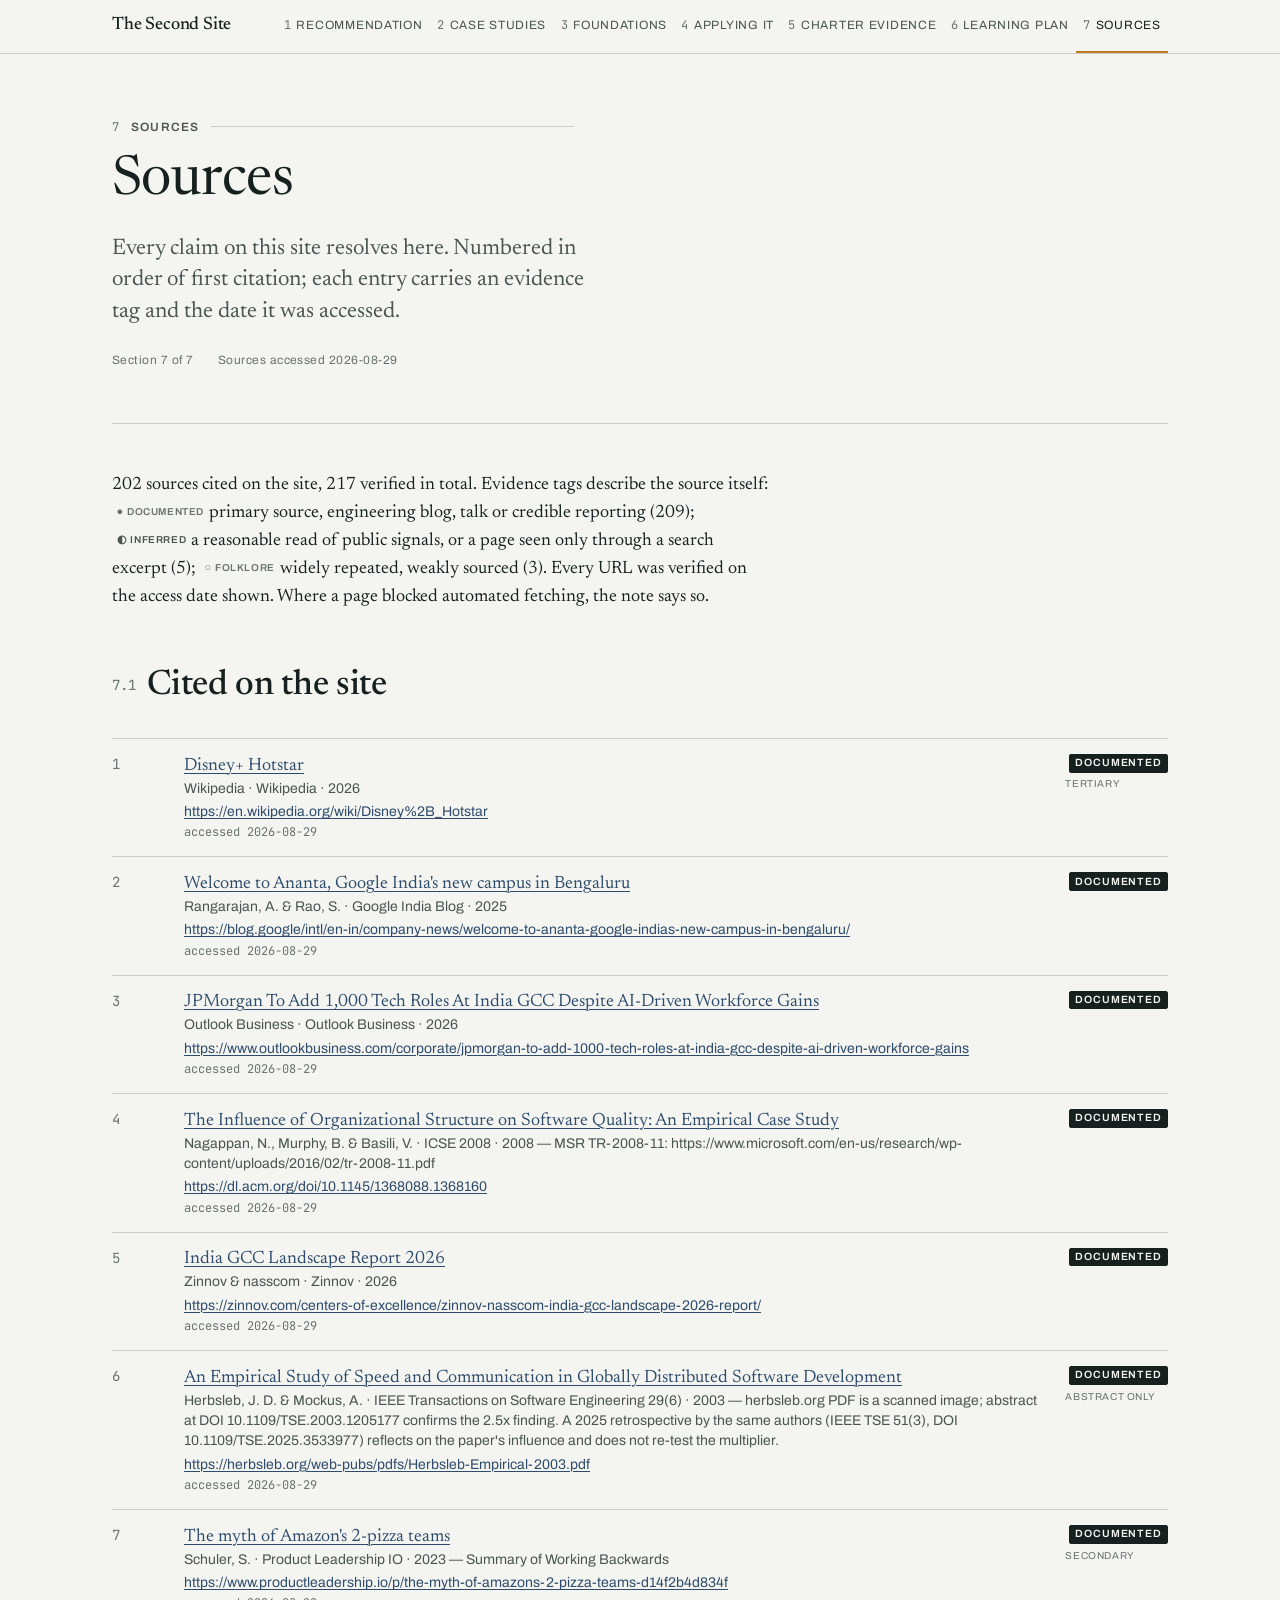
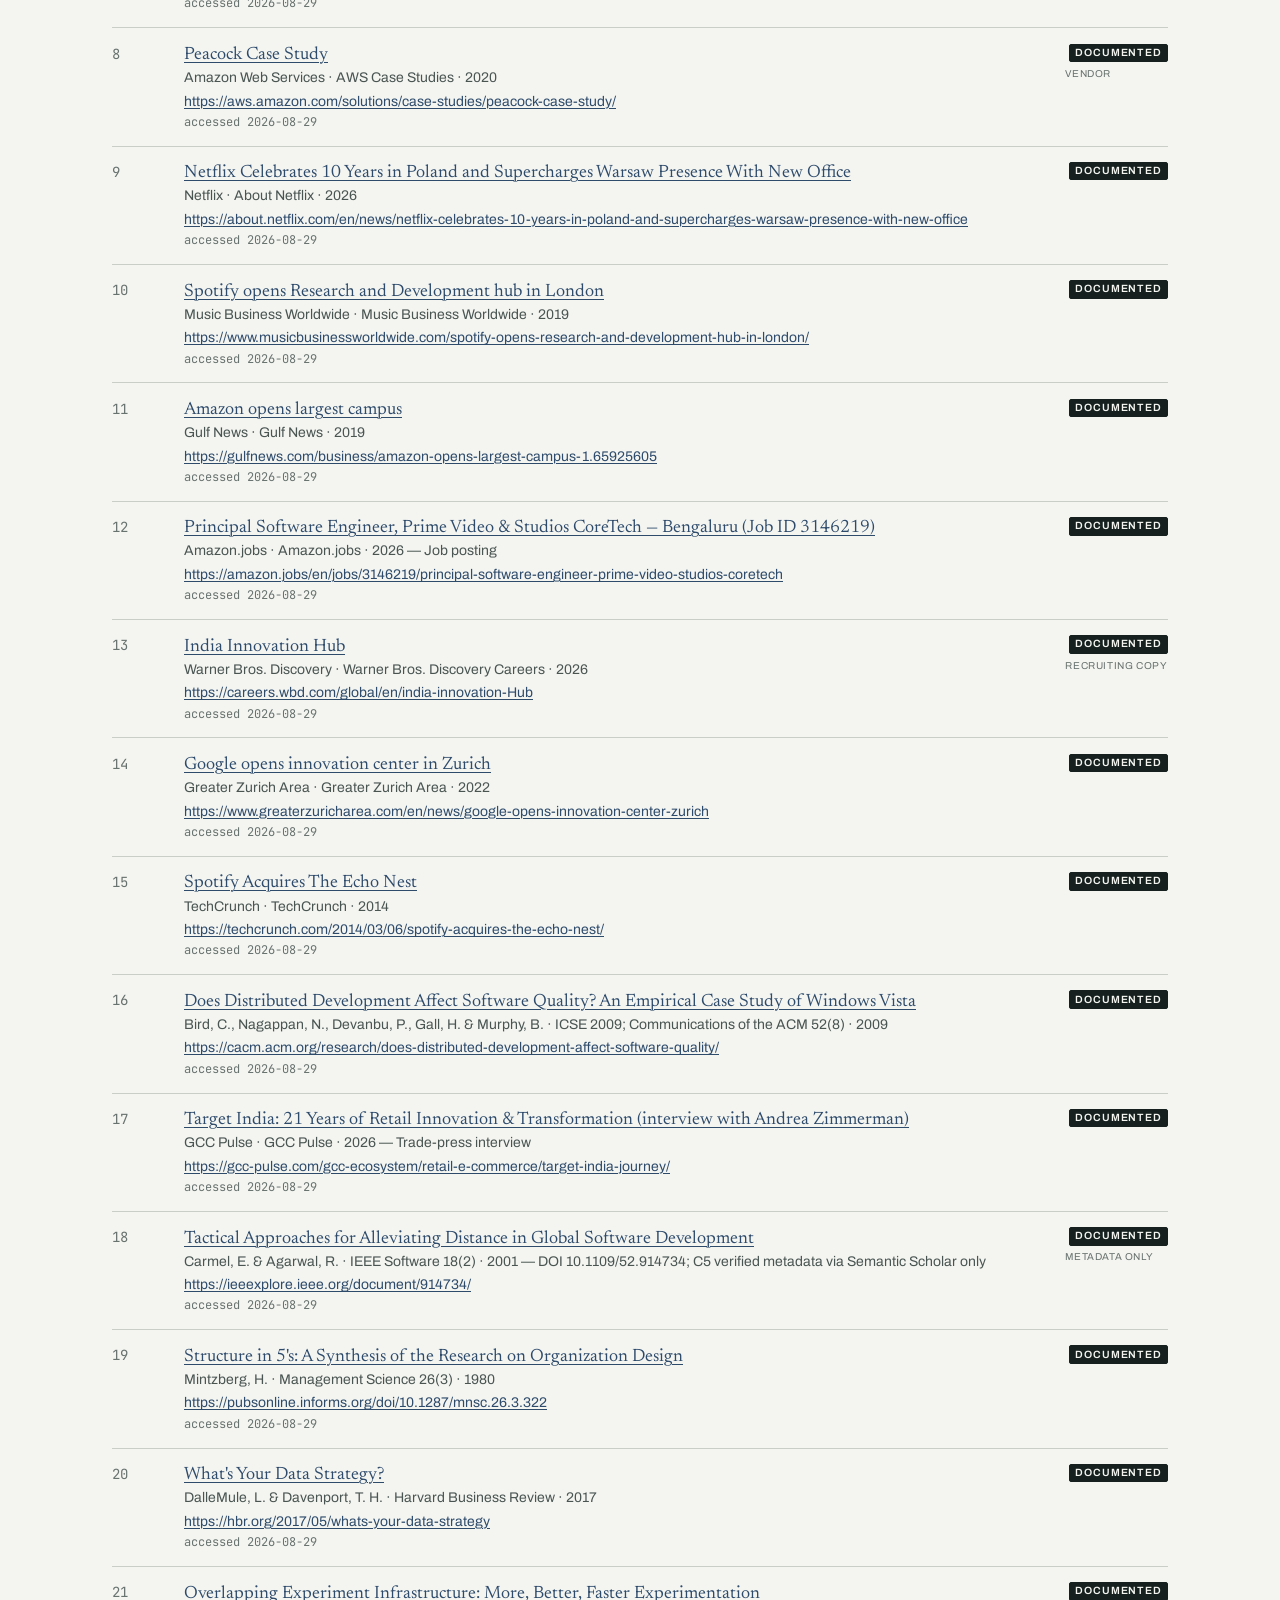
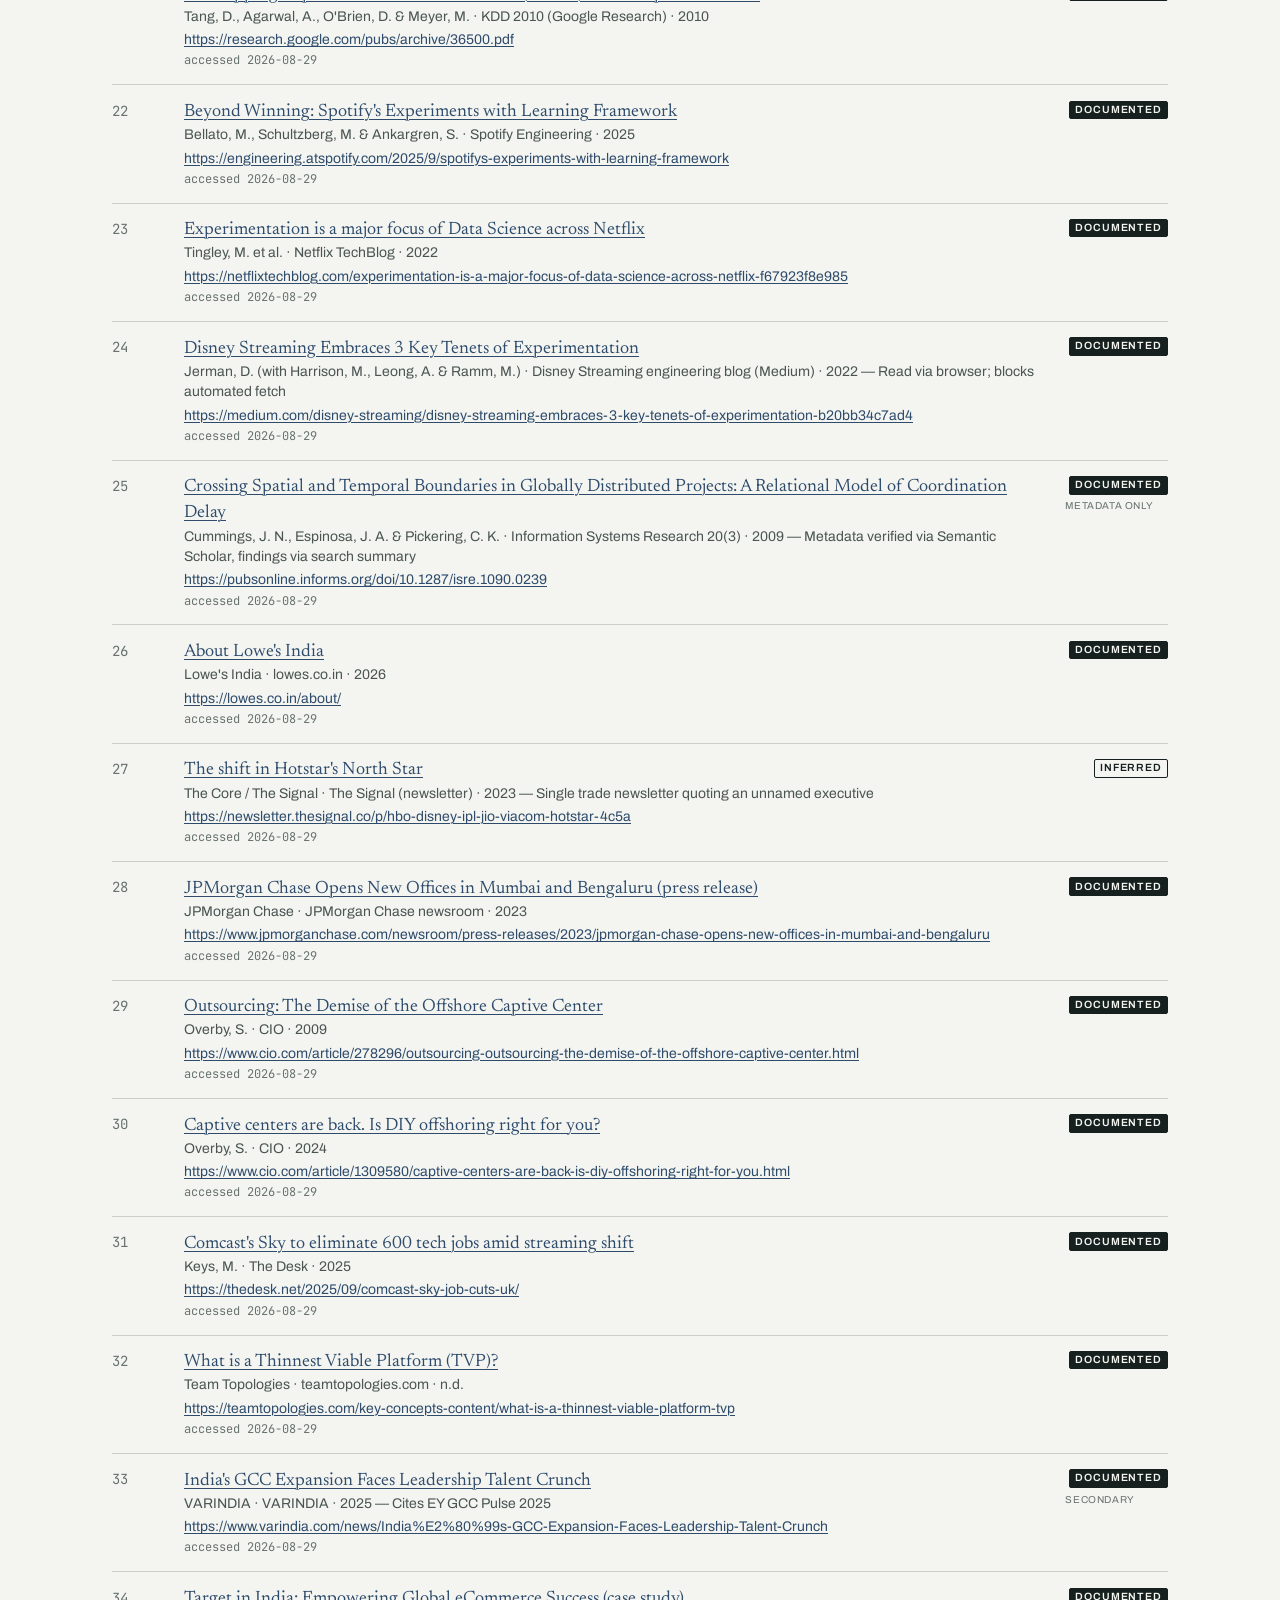
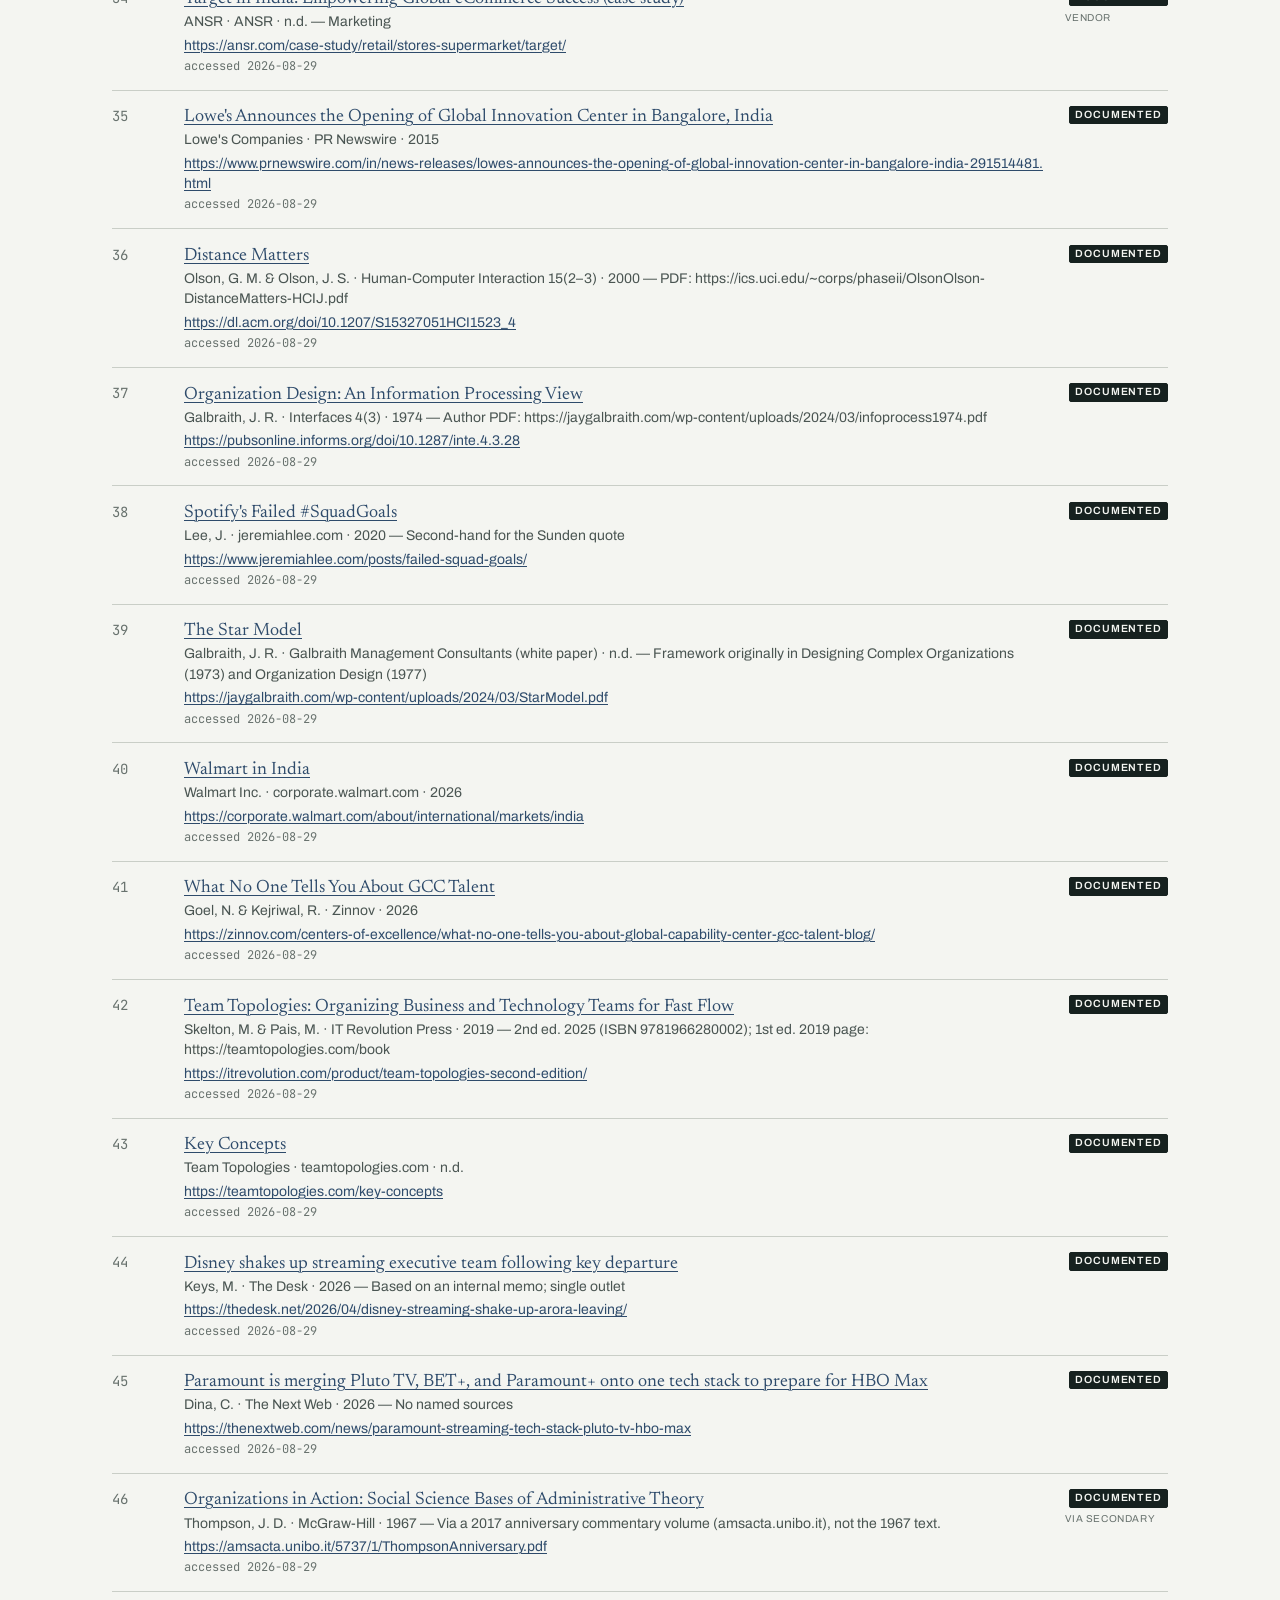
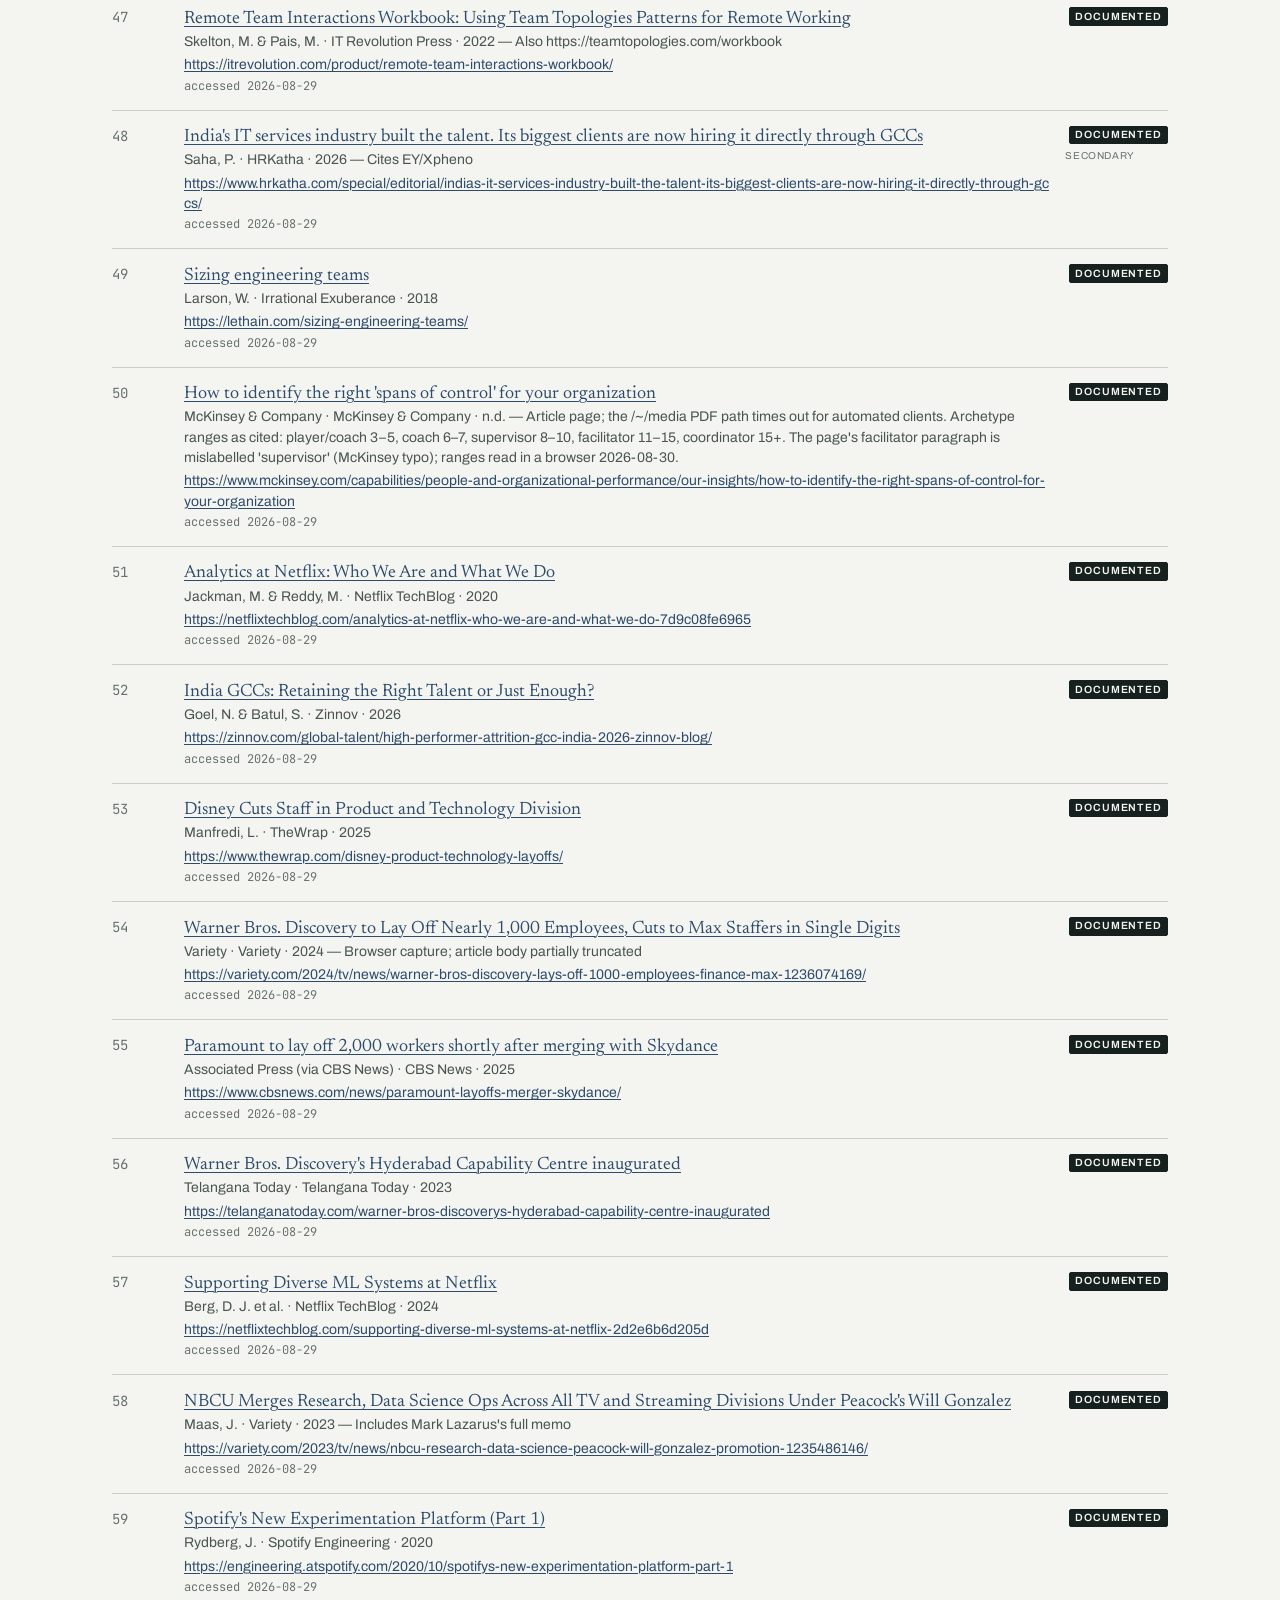
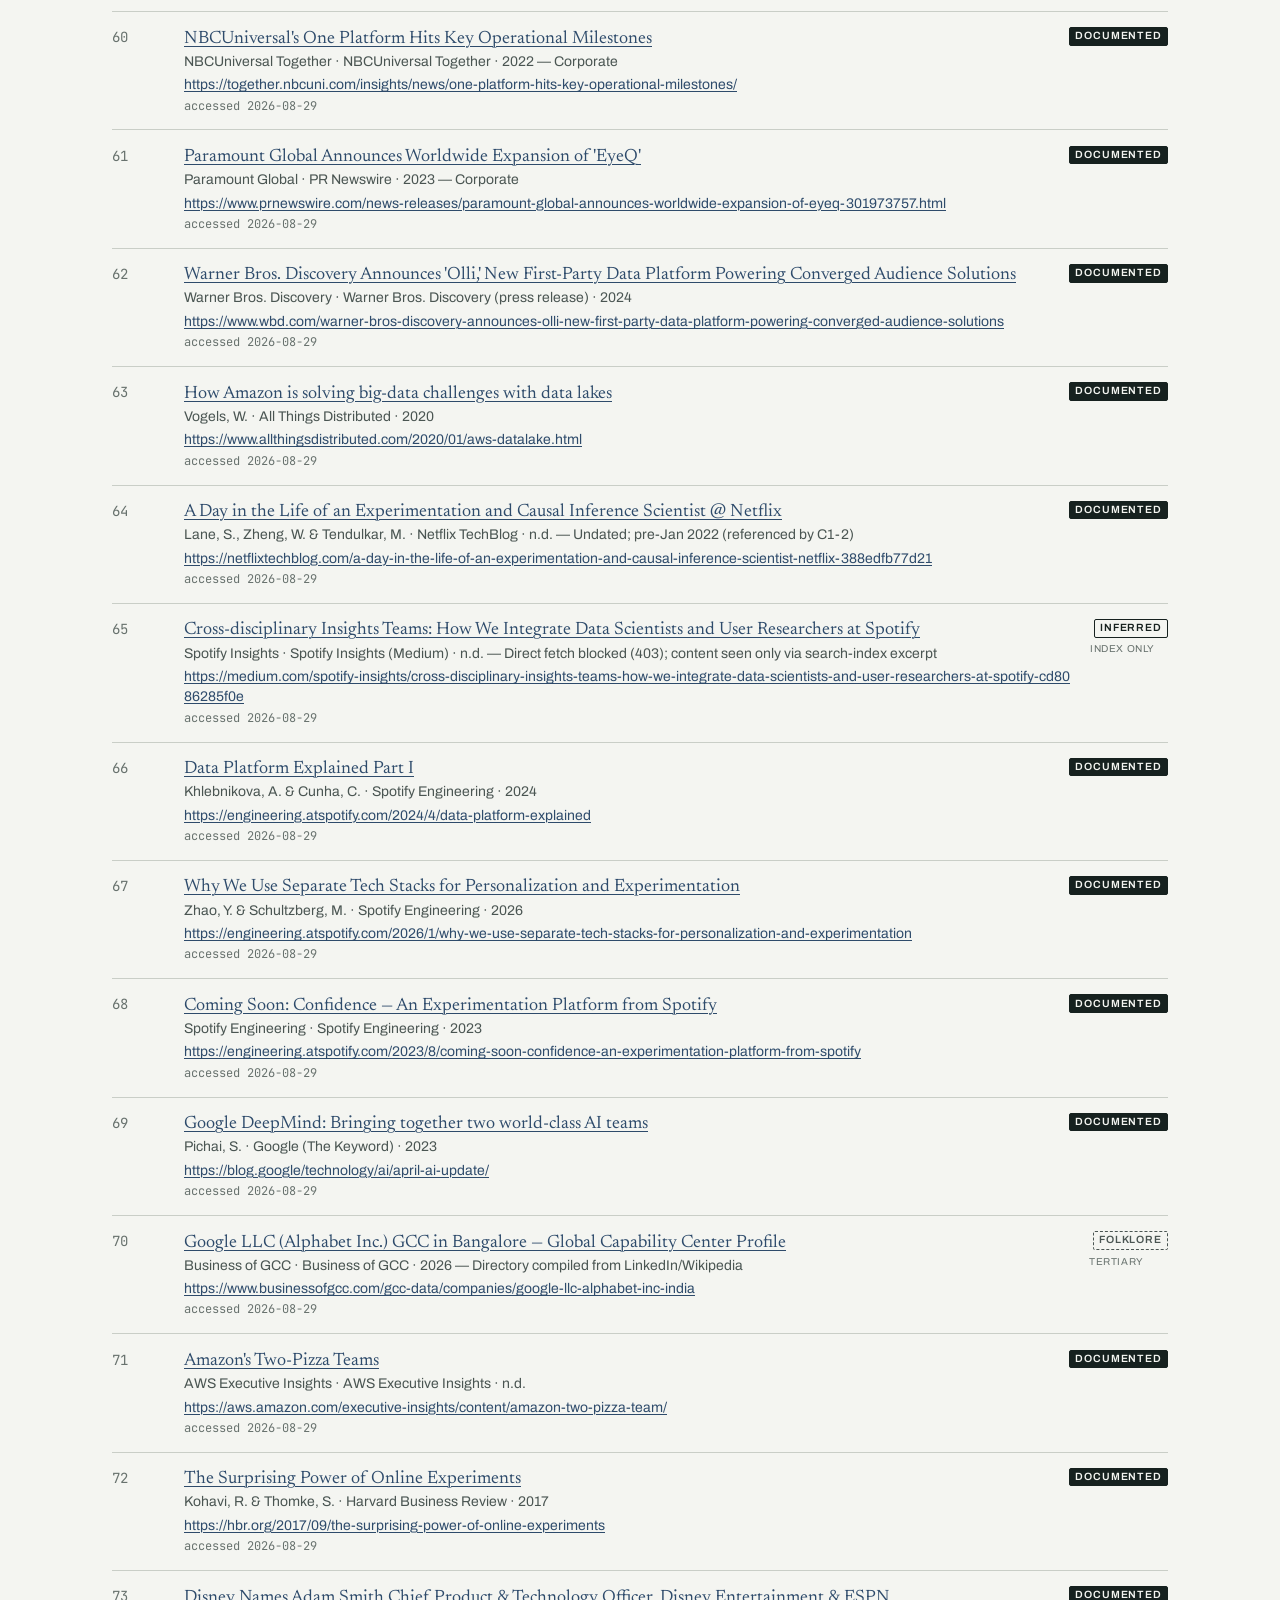
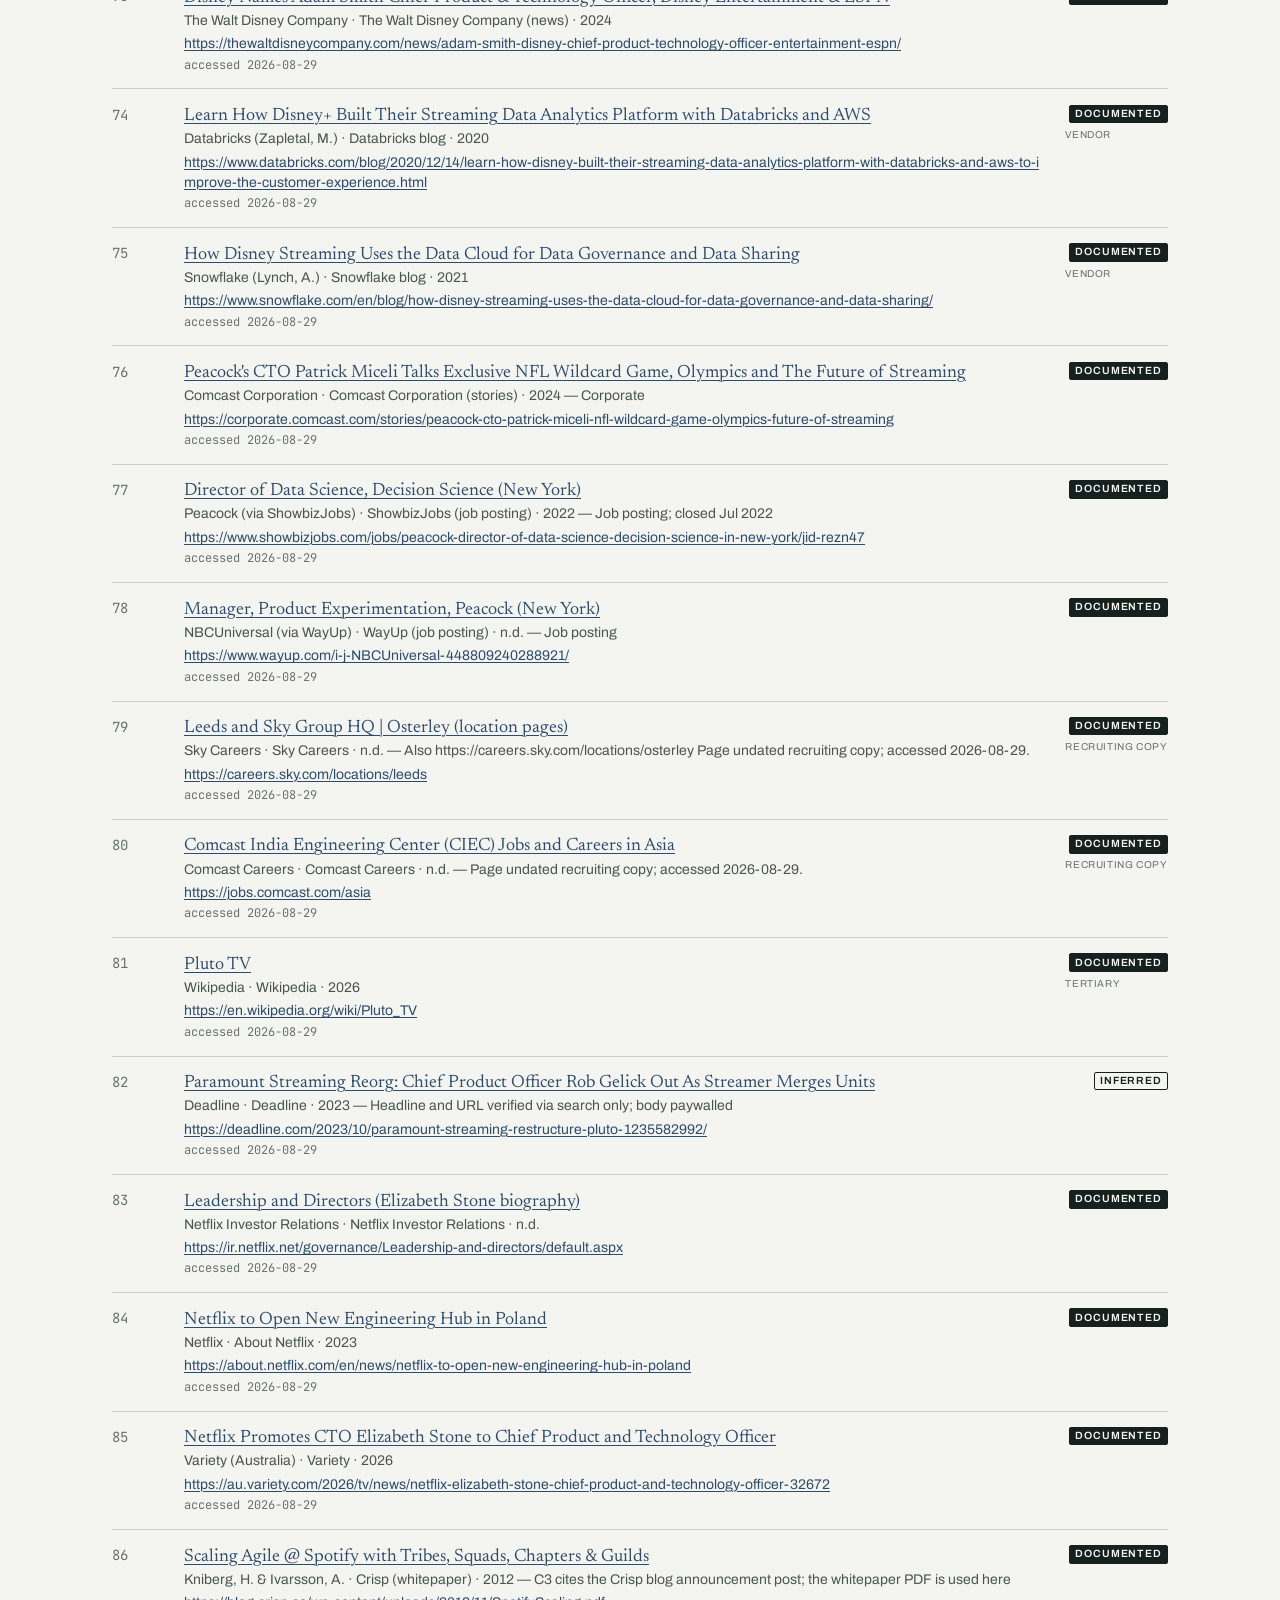
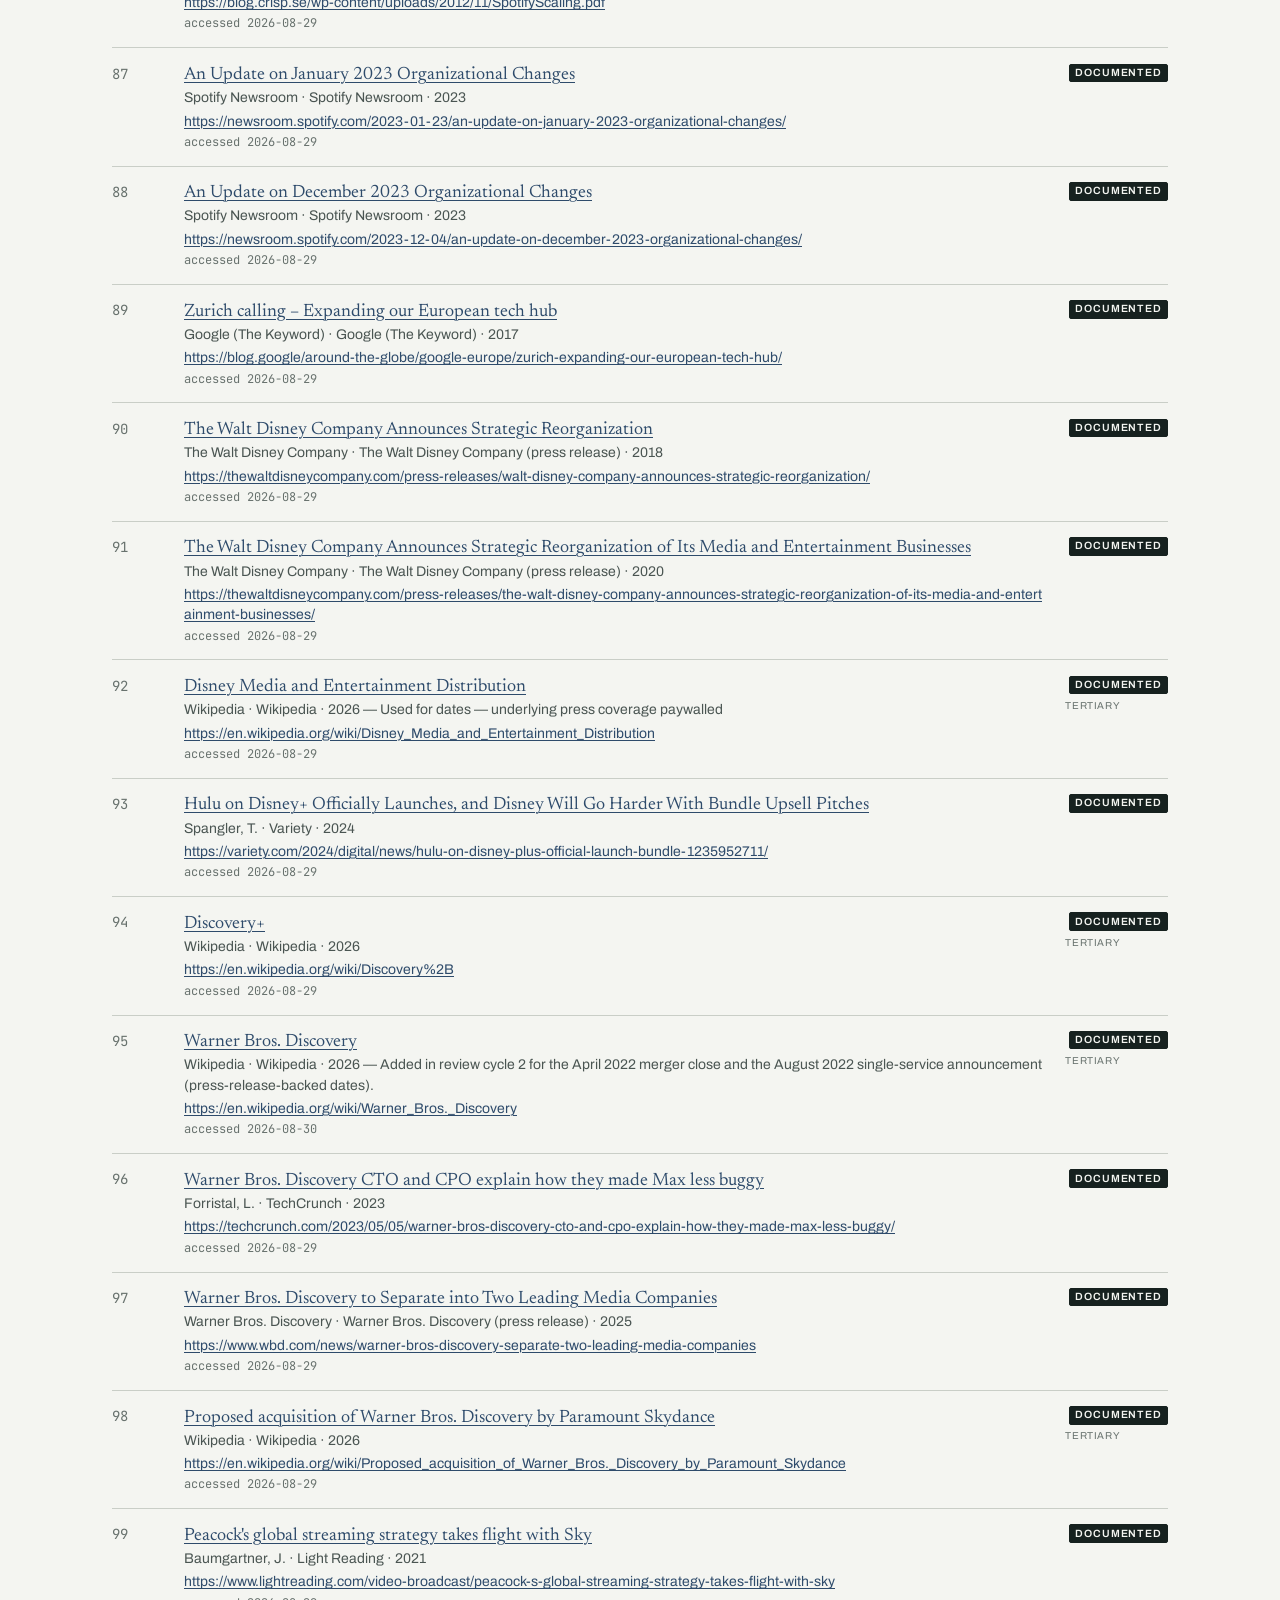
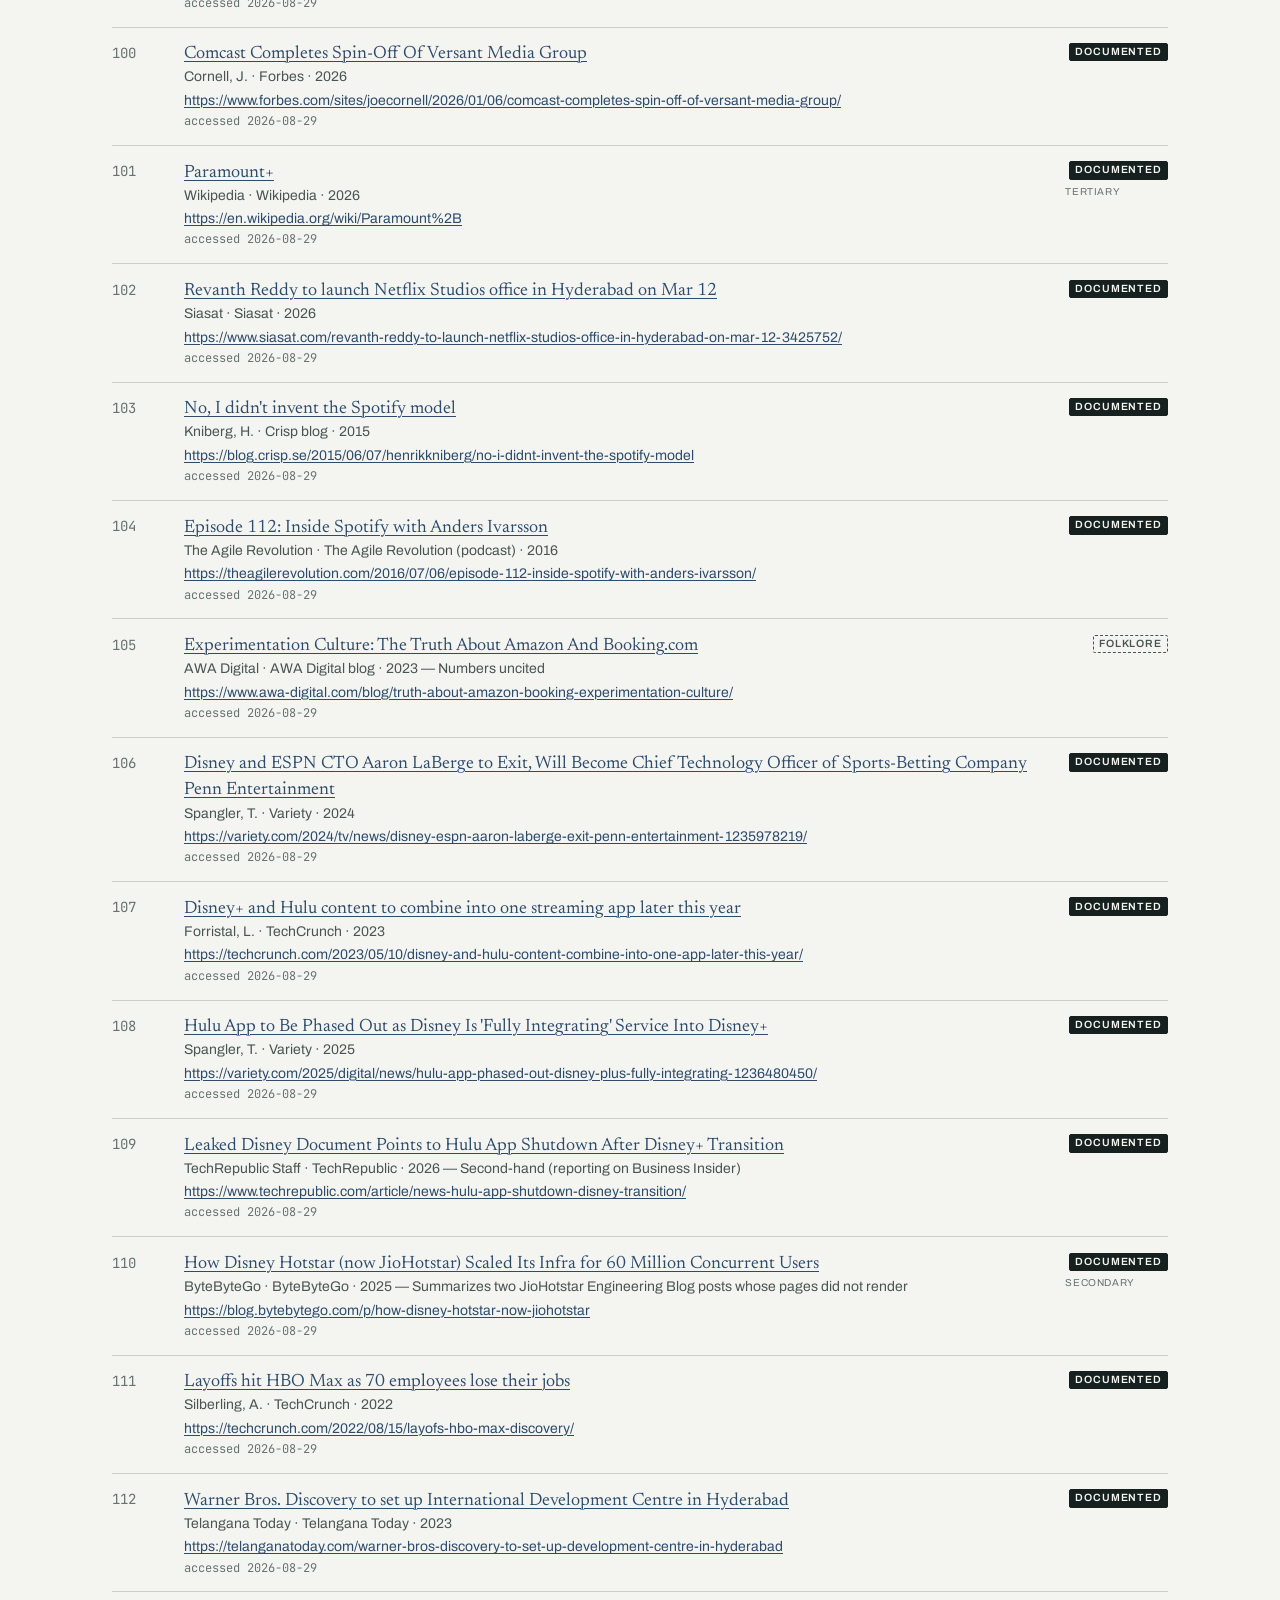
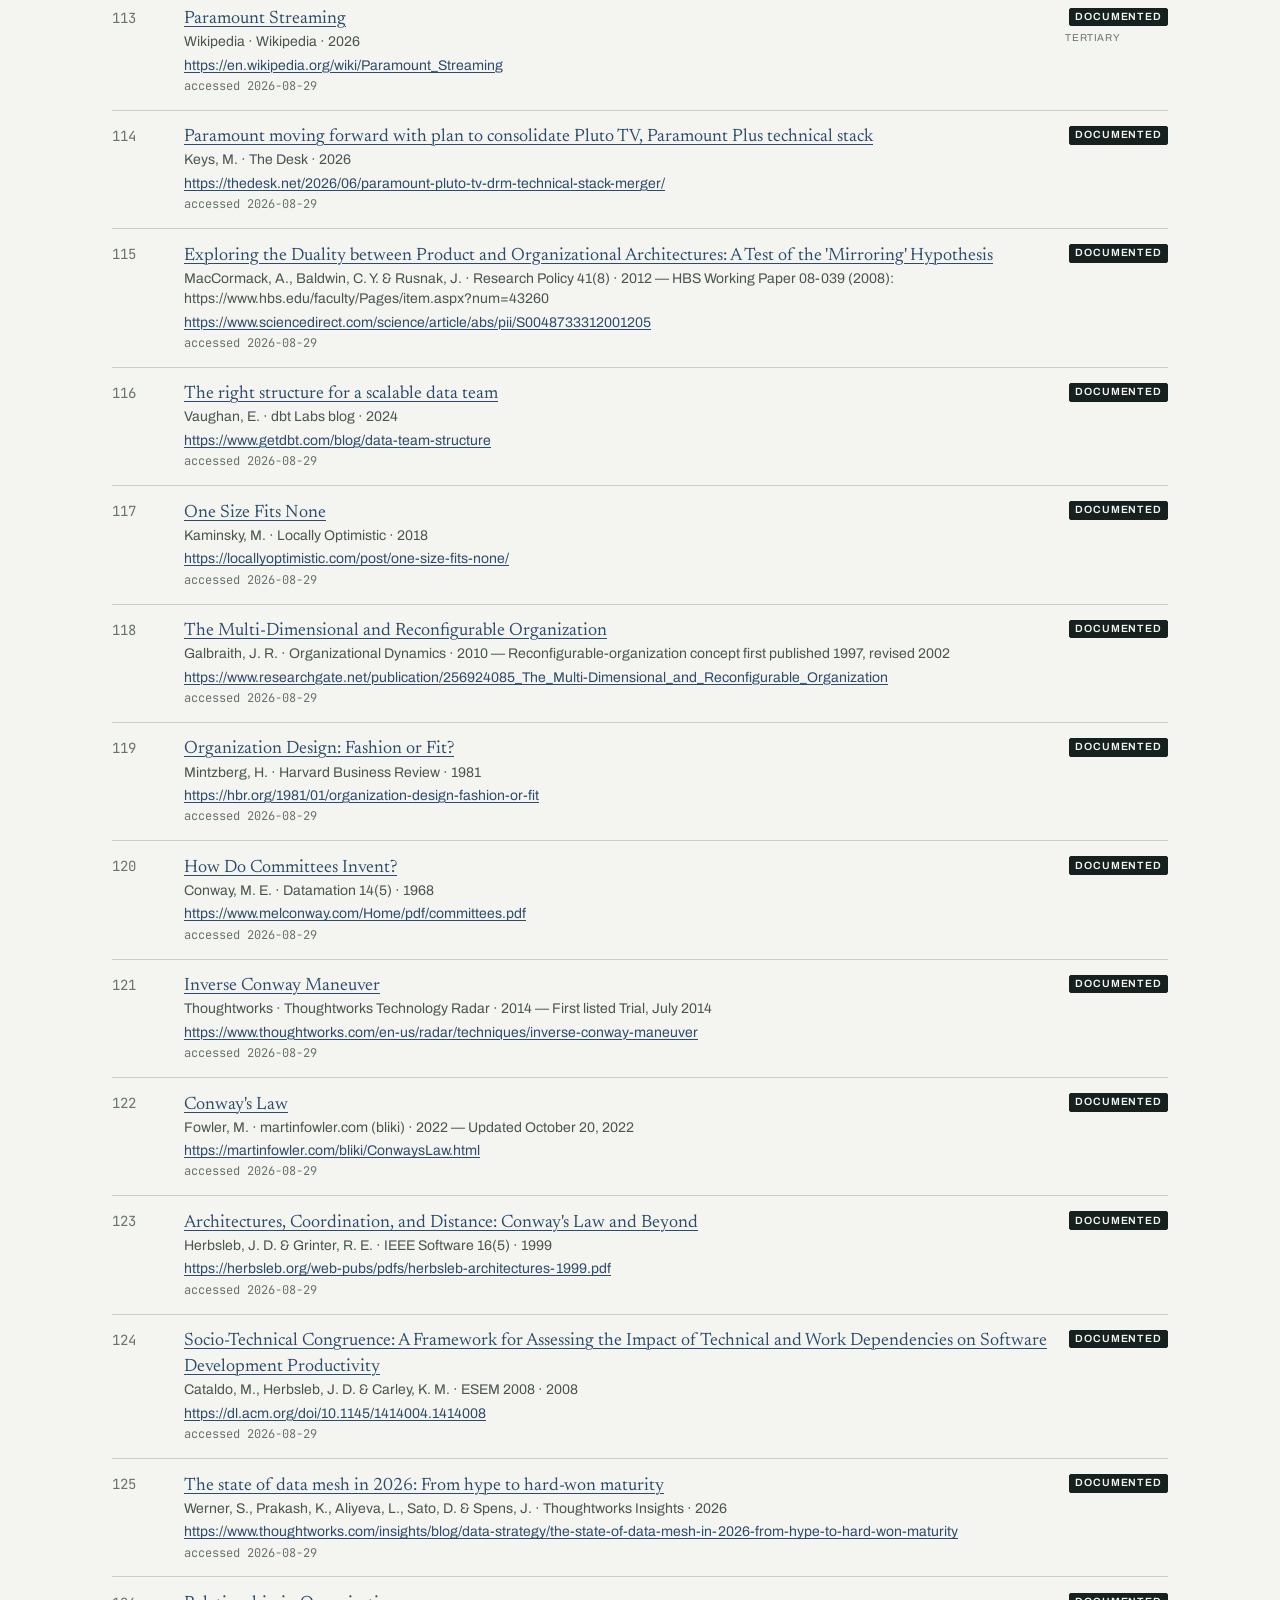
<file: docs/sources.html>
<!DOCTYPE html>
<html lang="en">
<head>
<meta charset="utf-8">
<meta name="viewport" content="width=device-width, initial-scale=1">
<title>Sources — The Second Site</title>
<meta name="description" content="Full bibliography with evidence tags, URLs and access dates.">
<link rel="icon" href="data:image/svg+xml,%3Csvg xmlns='http://www.w3.org/2000/svg' viewBox='0 0 16 16'%3E%3Crect width='16' height='16' fill='%23F4F5F1'/%3E%3Crect x='3' y='3' width='10' height='10' fill='%23C27A1E'/%3E%3C/svg%3E">
<link rel="preconnect" href="https://fonts.googleapis.com">
<link rel="preconnect" href="https://fonts.gstatic.com" crossorigin>
<link rel="preload" as="style" href="https://fonts.googleapis.com/css2?family=Newsreader:ital,opsz,wght@0,6..72,400;0,6..72,500;1,6..72,400&family=Archivo:wght@400;600&family=JetBrains+Mono:wght@400&display=swap">
<link rel="stylesheet" href="https://fonts.googleapis.com/css2?family=Newsreader:ital,opsz,wght@0,6..72,400;0,6..72,500;1,6..72,400&family=Archivo:wght@400;600&family=JetBrains+Mono:wght@400&display=swap">
<link rel="stylesheet" href="assets/site.css">
</head>
<body>
<a class="skip" href="#main">Skip to content</a>
<header class="site-header">
  <div class="inner">
    <a class="brand" href="index.html">The Second Site <em>— an org-design decision record</em></a>
    <nav class="site-nav" aria-label="Sections">
      <ol>
        <li><a href="index.html"><span class="n">1</span><span class="t">Recommendation</span></a></li>
        <li><a href="case-studies.html"><span class="n">2</span><span class="t">Case Studies</span></a></li>
        <li><a href="foundations.html"><span class="n">3</span><span class="t">Foundations</span></a></li>
        <li><a href="applying-it.html"><span class="n">4</span><span class="t">Applying It</span></a></li>
        <li><a href="charter-evidence.html"><span class="n">5</span><span class="t">Charter Evidence</span></a></li>
        <li><a href="learning-plan.html"><span class="n">6</span><span class="t">Learning Plan</span></a></li>
        <li><a href="sources.html" aria-current="page"><span class="n">7</span><span class="t">Sources</span></a></li>
      </ol>
    </nav>
  </div>
  <div class="progress" aria-hidden="true"></div>
</header>

<main id="main" class="page">
  <div class="page-head">
    <p class="eyebrow"><span class="num">7</span> Sources</p>
    <h1>Sources</h1>
    <p class="dek">Every claim on this site resolves here. Numbered in order of first citation; each entry carries an evidence tag and the date it was accessed.</p>
    <p class="meta"><span>Section 7 of 7</span><span>Sources accessed 2026-08-29</span></p>
  </div>

  <div class="body">
    <p data-cite="none">202 sources cited on the site, 217 verified in total. Evidence tags describe the source itself: <span class="tag tag-doc">documented</span> primary source, engineering blog, talk or credible reporting (209); <span class="tag tag-inf">inferred</span> a reasonable read of public signals, or a page seen only through a search excerpt (5); <span class="tag tag-folk">folklore</span> widely repeated, weakly sourced (3). Every URL was verified on the access date shown. Where a page blocked automated fetching, the note says so.</p><h2 id="cited"><span class="n">7.1</span>Cited on the site</h2><ol class="src wide"><li id="s-1"><span class="id">1</span><div><span class="t"><a href="https://en.wikipedia.org/wiki/Disney%2B_Hotstar">Disney+ Hotstar</a></span><br><span class="who">Wikipedia · Wikipedia · 2026</span><a class="url" href="https://en.wikipedia.org/wiki/Disney%2B_Hotstar">https://en.wikipedia.org/wiki/Disney%2B_Hotstar</a><span class="acc">accessed 2026-08-29</span></div><span class="tg"><span class="tag tag-doc">documented</span><span class="q">tertiary</span></span></li><li id="s-2"><span class="id">2</span><div><span class="t"><a href="https://blog.google/intl/en-in/company-news/welcome-to-ananta-google-indias-new-campus-in-bengaluru/">Welcome to Ananta, Google India&#x27;s new campus in Bengaluru</a></span><br><span class="who">Rangarajan, A. &amp; Rao, S. · Google India Blog · 2025</span><a class="url" href="https://blog.google/intl/en-in/company-news/welcome-to-ananta-google-indias-new-campus-in-bengaluru/">https://blog.google/intl/en-in/company-news/welcome-to-ananta-google-indias-new-campus-in-bengaluru/</a><span class="acc">accessed 2026-08-29</span></div><span class="tg"><span class="tag tag-doc">documented</span></span></li><li id="s-3"><span class="id">3</span><div><span class="t"><a href="https://www.outlookbusiness.com/corporate/jpmorgan-to-add-1000-tech-roles-at-india-gcc-despite-ai-driven-workforce-gains">JPMorgan To Add 1,000 Tech Roles At India GCC Despite AI-Driven Workforce Gains</a></span><br><span class="who">Outlook Business · Outlook Business · 2026</span><a class="url" href="https://www.outlookbusiness.com/corporate/jpmorgan-to-add-1000-tech-roles-at-india-gcc-despite-ai-driven-workforce-gains">https://www.outlookbusiness.com/corporate/jpmorgan-to-add-1000-tech-roles-at-india-gcc-despite-ai-driven-workforce-gains</a><span class="acc">accessed 2026-08-29</span></div><span class="tg"><span class="tag tag-doc">documented</span></span></li><li id="s-4"><span class="id">4</span><div><span class="t"><a href="https://dl.acm.org/doi/10.1145/1368088.1368160">The Influence of Organizational Structure on Software Quality: An Empirical Case Study</a></span><br><span class="who">Nagappan, N., Murphy, B. &amp; Basili, V. · ICSE 2008 · 2008</span> <span class="who">— MSR TR-2008-11: https://www.microsoft.com/en-us/research/wp-content/uploads/2016/02/tr-2008-11.pdf</span><a class="url" href="https://dl.acm.org/doi/10.1145/1368088.1368160">https://dl.acm.org/doi/10.1145/1368088.1368160</a><span class="acc">accessed 2026-08-29</span></div><span class="tg"><span class="tag tag-doc">documented</span></span></li><li id="s-5"><span class="id">5</span><div><span class="t"><a href="https://zinnov.com/centers-of-excellence/zinnov-nasscom-india-gcc-landscape-2026-report/">India GCC Landscape Report 2026</a></span><br><span class="who">Zinnov &amp; nasscom · Zinnov · 2026</span><a class="url" href="https://zinnov.com/centers-of-excellence/zinnov-nasscom-india-gcc-landscape-2026-report/">https://zinnov.com/centers-of-excellence/zinnov-nasscom-india-gcc-landscape-2026-report/</a><span class="acc">accessed 2026-08-29</span></div><span class="tg"><span class="tag tag-doc">documented</span></span></li><li id="s-6"><span class="id">6</span><div><span class="t"><a href="https://herbsleb.org/web-pubs/pdfs/Herbsleb-Empirical-2003.pdf">An Empirical Study of Speed and Communication in Globally Distributed Software Development</a></span><br><span class="who">Herbsleb, J. D. &amp; Mockus, A. · IEEE Transactions on Software Engineering 29(6) · 2003</span> <span class="who">— herbsleb.org PDF is a scanned image; abstract at DOI 10.1109/TSE.2003.1205177 confirms the 2.5x finding. A 2025 retrospective by the same authors (IEEE TSE 51(3), DOI 10.1109/TSE.2025.3533977) reflects on the paper&#x27;s influence and does not re-test the multiplier.</span><a class="url" href="https://herbsleb.org/web-pubs/pdfs/Herbsleb-Empirical-2003.pdf">https://herbsleb.org/web-pubs/pdfs/Herbsleb-Empirical-2003.pdf</a><span class="acc">accessed 2026-08-29</span></div><span class="tg"><span class="tag tag-doc">documented</span><span class="q">abstract only</span></span></li><li id="s-7"><span class="id">7</span><div><span class="t"><a href="https://www.productleadership.io/p/the-myth-of-amazons-2-pizza-teams-d14f2b4d834f">The myth of Amazon&#x27;s 2-pizza teams</a></span><br><span class="who">Schuler, S. · Product Leadership IO · 2023</span> <span class="who">— Summary of Working Backwards</span><a class="url" href="https://www.productleadership.io/p/the-myth-of-amazons-2-pizza-teams-d14f2b4d834f">https://www.productleadership.io/p/the-myth-of-amazons-2-pizza-teams-d14f2b4d834f</a><span class="acc">accessed 2026-08-29</span></div><span class="tg"><span class="tag tag-doc">documented</span><span class="q">secondary</span></span></li><li id="s-8"><span class="id">8</span><div><span class="t"><a href="https://aws.amazon.com/solutions/case-studies/peacock-case-study/">Peacock Case Study</a></span><br><span class="who">Amazon Web Services · AWS Case Studies · 2020</span><a class="url" href="https://aws.amazon.com/solutions/case-studies/peacock-case-study/">https://aws.amazon.com/solutions/case-studies/peacock-case-study/</a><span class="acc">accessed 2026-08-29</span></div><span class="tg"><span class="tag tag-doc">documented</span><span class="q">vendor</span></span></li><li id="s-9"><span class="id">9</span><div><span class="t"><a href="https://about.netflix.com/en/news/netflix-celebrates-10-years-in-poland-and-supercharges-warsaw-presence-with-new-office">Netflix Celebrates 10 Years in Poland and Supercharges Warsaw Presence With New Office</a></span><br><span class="who">Netflix · About Netflix · 2026</span><a class="url" href="https://about.netflix.com/en/news/netflix-celebrates-10-years-in-poland-and-supercharges-warsaw-presence-with-new-office">https://about.netflix.com/en/news/netflix-celebrates-10-years-in-poland-and-supercharges-warsaw-presence-with-new-office</a><span class="acc">accessed 2026-08-29</span></div><span class="tg"><span class="tag tag-doc">documented</span></span></li><li id="s-10"><span class="id">10</span><div><span class="t"><a href="https://www.musicbusinessworldwide.com/spotify-opens-research-and-development-hub-in-london/">Spotify opens Research and Development hub in London</a></span><br><span class="who">Music Business Worldwide · Music Business Worldwide · 2019</span><a class="url" href="https://www.musicbusinessworldwide.com/spotify-opens-research-and-development-hub-in-london/">https://www.musicbusinessworldwide.com/spotify-opens-research-and-development-hub-in-london/</a><span class="acc">accessed 2026-08-29</span></div><span class="tg"><span class="tag tag-doc">documented</span></span></li><li id="s-11"><span class="id">11</span><div><span class="t"><a href="https://gulfnews.com/business/amazon-opens-largest-campus-1.65925605">Amazon opens largest campus</a></span><br><span class="who">Gulf News · Gulf News · 2019</span><a class="url" href="https://gulfnews.com/business/amazon-opens-largest-campus-1.65925605">https://gulfnews.com/business/amazon-opens-largest-campus-1.65925605</a><span class="acc">accessed 2026-08-29</span></div><span class="tg"><span class="tag tag-doc">documented</span></span></li><li id="s-12"><span class="id">12</span><div><span class="t"><a href="https://amazon.jobs/en/jobs/3146219/principal-software-engineer-prime-video-studios-coretech">Principal Software Engineer, Prime Video &amp; Studios CoreTech — Bengaluru (Job ID 3146219)</a></span><br><span class="who">Amazon.jobs · Amazon.jobs · 2026</span> <span class="who">— Job posting</span><a class="url" href="https://amazon.jobs/en/jobs/3146219/principal-software-engineer-prime-video-studios-coretech">https://amazon.jobs/en/jobs/3146219/principal-software-engineer-prime-video-studios-coretech</a><span class="acc">accessed 2026-08-29</span></div><span class="tg"><span class="tag tag-doc">documented</span></span></li><li id="s-13"><span class="id">13</span><div><span class="t"><a href="https://careers.wbd.com/global/en/india-innovation-Hub">India Innovation Hub</a></span><br><span class="who">Warner Bros. Discovery · Warner Bros. Discovery Careers · 2026</span><a class="url" href="https://careers.wbd.com/global/en/india-innovation-Hub">https://careers.wbd.com/global/en/india-innovation-Hub</a><span class="acc">accessed 2026-08-29</span></div><span class="tg"><span class="tag tag-doc">documented</span><span class="q">recruiting copy</span></span></li><li id="s-14"><span class="id">14</span><div><span class="t"><a href="https://www.greaterzuricharea.com/en/news/google-opens-innovation-center-zurich">Google opens innovation center in Zurich</a></span><br><span class="who">Greater Zurich Area · Greater Zurich Area · 2022</span><a class="url" href="https://www.greaterzuricharea.com/en/news/google-opens-innovation-center-zurich">https://www.greaterzuricharea.com/en/news/google-opens-innovation-center-zurich</a><span class="acc">accessed 2026-08-29</span></div><span class="tg"><span class="tag tag-doc">documented</span></span></li><li id="s-15"><span class="id">15</span><div><span class="t"><a href="https://techcrunch.com/2014/03/06/spotify-acquires-the-echo-nest/">Spotify Acquires The Echo Nest</a></span><br><span class="who">TechCrunch · TechCrunch · 2014</span><a class="url" href="https://techcrunch.com/2014/03/06/spotify-acquires-the-echo-nest/">https://techcrunch.com/2014/03/06/spotify-acquires-the-echo-nest/</a><span class="acc">accessed 2026-08-29</span></div><span class="tg"><span class="tag tag-doc">documented</span></span></li><li id="s-16"><span class="id">16</span><div><span class="t"><a href="https://cacm.acm.org/research/does-distributed-development-affect-software-quality/">Does Distributed Development Affect Software Quality? An Empirical Case Study of Windows Vista</a></span><br><span class="who">Bird, C., Nagappan, N., Devanbu, P., Gall, H. &amp; Murphy, B. · ICSE 2009; Communications of the ACM 52(8) · 2009</span><a class="url" href="https://cacm.acm.org/research/does-distributed-development-affect-software-quality/">https://cacm.acm.org/research/does-distributed-development-affect-software-quality/</a><span class="acc">accessed 2026-08-29</span></div><span class="tg"><span class="tag tag-doc">documented</span></span></li><li id="s-17"><span class="id">17</span><div><span class="t"><a href="https://gcc-pulse.com/gcc-ecosystem/retail-e-commerce/target-india-journey/">Target India: 21 Years of Retail Innovation &amp; Transformation (interview with Andrea Zimmerman)</a></span><br><span class="who">GCC Pulse · GCC Pulse · 2026</span> <span class="who">— Trade-press interview</span><a class="url" href="https://gcc-pulse.com/gcc-ecosystem/retail-e-commerce/target-india-journey/">https://gcc-pulse.com/gcc-ecosystem/retail-e-commerce/target-india-journey/</a><span class="acc">accessed 2026-08-29</span></div><span class="tg"><span class="tag tag-doc">documented</span></span></li><li id="s-18"><span class="id">18</span><div><span class="t"><a href="https://ieeexplore.ieee.org/document/914734/">Tactical Approaches for Alleviating Distance in Global Software Development</a></span><br><span class="who">Carmel, E. &amp; Agarwal, R. · IEEE Software 18(2) · 2001</span> <span class="who">— DOI 10.1109/52.914734; C5 verified metadata via Semantic Scholar only</span><a class="url" href="https://ieeexplore.ieee.org/document/914734/">https://ieeexplore.ieee.org/document/914734/</a><span class="acc">accessed 2026-08-29</span></div><span class="tg"><span class="tag tag-doc">documented</span><span class="q">metadata only</span></span></li><li id="s-19"><span class="id">19</span><div><span class="t"><a href="https://pubsonline.informs.org/doi/10.1287/mnsc.26.3.322">Structure in 5&#x27;s: A Synthesis of the Research on Organization Design</a></span><br><span class="who">Mintzberg, H. · Management Science 26(3) · 1980</span><a class="url" href="https://pubsonline.informs.org/doi/10.1287/mnsc.26.3.322">https://pubsonline.informs.org/doi/10.1287/mnsc.26.3.322</a><span class="acc">accessed 2026-08-29</span></div><span class="tg"><span class="tag tag-doc">documented</span></span></li><li id="s-20"><span class="id">20</span><div><span class="t"><a href="https://hbr.org/2017/05/whats-your-data-strategy">What&#x27;s Your Data Strategy?</a></span><br><span class="who">DalleMule, L. &amp; Davenport, T. H. · Harvard Business Review · 2017</span><a class="url" href="https://hbr.org/2017/05/whats-your-data-strategy">https://hbr.org/2017/05/whats-your-data-strategy</a><span class="acc">accessed 2026-08-29</span></div><span class="tg"><span class="tag tag-doc">documented</span></span></li><li id="s-21"><span class="id">21</span><div><span class="t"><a href="https://research.google.com/pubs/archive/36500.pdf">Overlapping Experiment Infrastructure: More, Better, Faster Experimentation</a></span><br><span class="who">Tang, D., Agarwal, A., O&#x27;Brien, D. &amp; Meyer, M. · KDD 2010 (Google Research) · 2010</span><a class="url" href="https://research.google.com/pubs/archive/36500.pdf">https://research.google.com/pubs/archive/36500.pdf</a><span class="acc">accessed 2026-08-29</span></div><span class="tg"><span class="tag tag-doc">documented</span></span></li><li id="s-22"><span class="id">22</span><div><span class="t"><a href="https://engineering.atspotify.com/2025/9/spotifys-experiments-with-learning-framework">Beyond Winning: Spotify&#x27;s Experiments with Learning Framework</a></span><br><span class="who">Bellato, M., Schultzberg, M. &amp; Ankargren, S. · Spotify Engineering · 2025</span><a class="url" href="https://engineering.atspotify.com/2025/9/spotifys-experiments-with-learning-framework">https://engineering.atspotify.com/2025/9/spotifys-experiments-with-learning-framework</a><span class="acc">accessed 2026-08-29</span></div><span class="tg"><span class="tag tag-doc">documented</span></span></li><li id="s-23"><span class="id">23</span><div><span class="t"><a href="https://netflixtechblog.com/experimentation-is-a-major-focus-of-data-science-across-netflix-f67923f8e985">Experimentation is a major focus of Data Science across Netflix</a></span><br><span class="who">Tingley, M. et al. · Netflix TechBlog · 2022</span><a class="url" href="https://netflixtechblog.com/experimentation-is-a-major-focus-of-data-science-across-netflix-f67923f8e985">https://netflixtechblog.com/experimentation-is-a-major-focus-of-data-science-across-netflix-f67923f8e985</a><span class="acc">accessed 2026-08-29</span></div><span class="tg"><span class="tag tag-doc">documented</span></span></li><li id="s-24"><span class="id">24</span><div><span class="t"><a href="https://medium.com/disney-streaming/disney-streaming-embraces-3-key-tenets-of-experimentation-b20bb34c7ad4">Disney Streaming Embraces 3 Key Tenets of Experimentation</a></span><br><span class="who">Jerman, D. (with Harrison, M., Leong, A. &amp; Ramm, M.) · Disney Streaming engineering blog (Medium) · 2022</span> <span class="who">— Read via browser; blocks automated fetch</span><a class="url" href="https://medium.com/disney-streaming/disney-streaming-embraces-3-key-tenets-of-experimentation-b20bb34c7ad4">https://medium.com/disney-streaming/disney-streaming-embraces-3-key-tenets-of-experimentation-b20bb34c7ad4</a><span class="acc">accessed 2026-08-29</span></div><span class="tg"><span class="tag tag-doc">documented</span></span></li><li id="s-25"><span class="id">25</span><div><span class="t"><a href="https://pubsonline.informs.org/doi/10.1287/isre.1090.0239">Crossing Spatial and Temporal Boundaries in Globally Distributed Projects: A Relational Model of Coordination Delay</a></span><br><span class="who">Cummings, J. N., Espinosa, J. A. &amp; Pickering, C. K. · Information Systems Research 20(3) · 2009</span> <span class="who">— Metadata verified via Semantic Scholar, findings via search summary</span><a class="url" href="https://pubsonline.informs.org/doi/10.1287/isre.1090.0239">https://pubsonline.informs.org/doi/10.1287/isre.1090.0239</a><span class="acc">accessed 2026-08-29</span></div><span class="tg"><span class="tag tag-doc">documented</span><span class="q">metadata only</span></span></li><li id="s-26"><span class="id">26</span><div><span class="t"><a href="https://lowes.co.in/about/">About Lowe&#x27;s India</a></span><br><span class="who">Lowe&#x27;s India · lowes.co.in · 2026</span><a class="url" href="https://lowes.co.in/about/">https://lowes.co.in/about/</a><span class="acc">accessed 2026-08-29</span></div><span class="tg"><span class="tag tag-doc">documented</span></span></li><li id="s-27"><span class="id">27</span><div><span class="t"><a href="https://newsletter.thesignal.co/p/hbo-disney-ipl-jio-viacom-hotstar-4c5a">The shift in Hotstar&#x27;s North Star</a></span><br><span class="who">The Core / The Signal · The Signal (newsletter) · 2023</span> <span class="who">— Single trade newsletter quoting an unnamed executive</span><a class="url" href="https://newsletter.thesignal.co/p/hbo-disney-ipl-jio-viacom-hotstar-4c5a">https://newsletter.thesignal.co/p/hbo-disney-ipl-jio-viacom-hotstar-4c5a</a><span class="acc">accessed 2026-08-29</span></div><span class="tg"><span class="tag tag-inf">inferred</span></span></li><li id="s-28"><span class="id">28</span><div><span class="t"><a href="https://www.jpmorganchase.com/newsroom/press-releases/2023/jpmorgan-chase-opens-new-offices-in-mumbai-and-bengaluru">JPMorgan Chase Opens New Offices in Mumbai and Bengaluru (press release)</a></span><br><span class="who">JPMorgan Chase · JPMorgan Chase newsroom · 2023</span><a class="url" href="https://www.jpmorganchase.com/newsroom/press-releases/2023/jpmorgan-chase-opens-new-offices-in-mumbai-and-bengaluru">https://www.jpmorganchase.com/newsroom/press-releases/2023/jpmorgan-chase-opens-new-offices-in-mumbai-and-bengaluru</a><span class="acc">accessed 2026-08-29</span></div><span class="tg"><span class="tag tag-doc">documented</span></span></li><li id="s-29"><span class="id">29</span><div><span class="t"><a href="https://www.cio.com/article/278296/outsourcing-outsourcing-the-demise-of-the-offshore-captive-center.html">Outsourcing: The Demise of the Offshore Captive Center</a></span><br><span class="who">Overby, S. · CIO · 2009</span><a class="url" href="https://www.cio.com/article/278296/outsourcing-outsourcing-the-demise-of-the-offshore-captive-center.html">https://www.cio.com/article/278296/outsourcing-outsourcing-the-demise-of-the-offshore-captive-center.html</a><span class="acc">accessed 2026-08-29</span></div><span class="tg"><span class="tag tag-doc">documented</span></span></li><li id="s-30"><span class="id">30</span><div><span class="t"><a href="https://www.cio.com/article/1309580/captive-centers-are-back-is-diy-offshoring-right-for-you.html">Captive centers are back. Is DIY offshoring right for you?</a></span><br><span class="who">Overby, S. · CIO · 2024</span><a class="url" href="https://www.cio.com/article/1309580/captive-centers-are-back-is-diy-offshoring-right-for-you.html">https://www.cio.com/article/1309580/captive-centers-are-back-is-diy-offshoring-right-for-you.html</a><span class="acc">accessed 2026-08-29</span></div><span class="tg"><span class="tag tag-doc">documented</span></span></li><li id="s-31"><span class="id">31</span><div><span class="t"><a href="https://thedesk.net/2025/09/comcast-sky-job-cuts-uk/">Comcast&#x27;s Sky to eliminate 600 tech jobs amid streaming shift</a></span><br><span class="who">Keys, M. · The Desk · 2025</span><a class="url" href="https://thedesk.net/2025/09/comcast-sky-job-cuts-uk/">https://thedesk.net/2025/09/comcast-sky-job-cuts-uk/</a><span class="acc">accessed 2026-08-29</span></div><span class="tg"><span class="tag tag-doc">documented</span></span></li><li id="s-32"><span class="id">32</span><div><span class="t"><a href="https://teamtopologies.com/key-concepts-content/what-is-a-thinnest-viable-platform-tvp">What is a Thinnest Viable Platform (TVP)?</a></span><br><span class="who">Team Topologies · teamtopologies.com · n.d.</span><a class="url" href="https://teamtopologies.com/key-concepts-content/what-is-a-thinnest-viable-platform-tvp">https://teamtopologies.com/key-concepts-content/what-is-a-thinnest-viable-platform-tvp</a><span class="acc">accessed 2026-08-29</span></div><span class="tg"><span class="tag tag-doc">documented</span></span></li><li id="s-33"><span class="id">33</span><div><span class="t"><a href="https://www.varindia.com/news/India%E2%80%99s-GCC-Expansion-Faces-Leadership-Talent-Crunch">India&#x27;s GCC Expansion Faces Leadership Talent Crunch</a></span><br><span class="who">VARINDIA · VARINDIA · 2025</span> <span class="who">— Cites EY GCC Pulse 2025</span><a class="url" href="https://www.varindia.com/news/India%E2%80%99s-GCC-Expansion-Faces-Leadership-Talent-Crunch">https://www.varindia.com/news/India%E2%80%99s-GCC-Expansion-Faces-Leadership-Talent-Crunch</a><span class="acc">accessed 2026-08-29</span></div><span class="tg"><span class="tag tag-doc">documented</span><span class="q">secondary</span></span></li><li id="s-34"><span class="id">34</span><div><span class="t"><a href="https://ansr.com/case-study/retail/stores-supermarket/target/">Target in India: Empowering Global eCommerce Success (case study)</a></span><br><span class="who">ANSR · ANSR · n.d.</span> <span class="who">— Marketing</span><a class="url" href="https://ansr.com/case-study/retail/stores-supermarket/target/">https://ansr.com/case-study/retail/stores-supermarket/target/</a><span class="acc">accessed 2026-08-29</span></div><span class="tg"><span class="tag tag-doc">documented</span><span class="q">vendor</span></span></li><li id="s-35"><span class="id">35</span><div><span class="t"><a href="https://www.prnewswire.com/in/news-releases/lowes-announces-the-opening-of-global-innovation-center-in-bangalore-india-291514481.html">Lowe&#x27;s Announces the Opening of Global Innovation Center in Bangalore, India</a></span><br><span class="who">Lowe&#x27;s Companies · PR Newswire · 2015</span><a class="url" href="https://www.prnewswire.com/in/news-releases/lowes-announces-the-opening-of-global-innovation-center-in-bangalore-india-291514481.html">https://www.prnewswire.com/in/news-releases/lowes-announces-the-opening-of-global-innovation-center-in-bangalore-india-291514481.html</a><span class="acc">accessed 2026-08-29</span></div><span class="tg"><span class="tag tag-doc">documented</span></span></li><li id="s-36"><span class="id">36</span><div><span class="t"><a href="https://dl.acm.org/doi/10.1207/S15327051HCI1523_4">Distance Matters</a></span><br><span class="who">Olson, G. M. &amp; Olson, J. S. · Human-Computer Interaction 15(2–3) · 2000</span> <span class="who">— PDF: https://ics.uci.edu/~corps/phaseii/OlsonOlson-DistanceMatters-HCIJ.pdf</span><a class="url" href="https://dl.acm.org/doi/10.1207/S15327051HCI1523_4">https://dl.acm.org/doi/10.1207/S15327051HCI1523_4</a><span class="acc">accessed 2026-08-29</span></div><span class="tg"><span class="tag tag-doc">documented</span></span></li><li id="s-37"><span class="id">37</span><div><span class="t"><a href="https://pubsonline.informs.org/doi/10.1287/inte.4.3.28">Organization Design: An Information Processing View</a></span><br><span class="who">Galbraith, J. R. · Interfaces 4(3) · 1974</span> <span class="who">— Author PDF: https://jaygalbraith.com/wp-content/uploads/2024/03/infoprocess1974.pdf</span><a class="url" href="https://pubsonline.informs.org/doi/10.1287/inte.4.3.28">https://pubsonline.informs.org/doi/10.1287/inte.4.3.28</a><span class="acc">accessed 2026-08-29</span></div><span class="tg"><span class="tag tag-doc">documented</span></span></li><li id="s-38"><span class="id">38</span><div><span class="t"><a href="https://www.jeremiahlee.com/posts/failed-squad-goals/">Spotify&#x27;s Failed #SquadGoals</a></span><br><span class="who">Lee, J. · jeremiahlee.com · 2020</span> <span class="who">— Second-hand for the Sunden quote</span><a class="url" href="https://www.jeremiahlee.com/posts/failed-squad-goals/">https://www.jeremiahlee.com/posts/failed-squad-goals/</a><span class="acc">accessed 2026-08-29</span></div><span class="tg"><span class="tag tag-doc">documented</span></span></li><li id="s-39"><span class="id">39</span><div><span class="t"><a href="https://jaygalbraith.com/wp-content/uploads/2024/03/StarModel.pdf">The Star Model</a></span><br><span class="who">Galbraith, J. R. · Galbraith Management Consultants (white paper) · n.d.</span> <span class="who">— Framework originally in Designing Complex Organizations (1973) and Organization Design (1977)</span><a class="url" href="https://jaygalbraith.com/wp-content/uploads/2024/03/StarModel.pdf">https://jaygalbraith.com/wp-content/uploads/2024/03/StarModel.pdf</a><span class="acc">accessed 2026-08-29</span></div><span class="tg"><span class="tag tag-doc">documented</span></span></li><li id="s-40"><span class="id">40</span><div><span class="t"><a href="https://corporate.walmart.com/about/international/markets/india">Walmart in India</a></span><br><span class="who">Walmart Inc. · corporate.walmart.com · 2026</span><a class="url" href="https://corporate.walmart.com/about/international/markets/india">https://corporate.walmart.com/about/international/markets/india</a><span class="acc">accessed 2026-08-29</span></div><span class="tg"><span class="tag tag-doc">documented</span></span></li><li id="s-41"><span class="id">41</span><div><span class="t"><a href="https://zinnov.com/centers-of-excellence/what-no-one-tells-you-about-global-capability-center-gcc-talent-blog/">What No One Tells You About GCC Talent</a></span><br><span class="who">Goel, N. &amp; Kejriwal, R. · Zinnov · 2026</span><a class="url" href="https://zinnov.com/centers-of-excellence/what-no-one-tells-you-about-global-capability-center-gcc-talent-blog/">https://zinnov.com/centers-of-excellence/what-no-one-tells-you-about-global-capability-center-gcc-talent-blog/</a><span class="acc">accessed 2026-08-29</span></div><span class="tg"><span class="tag tag-doc">documented</span></span></li><li id="s-42"><span class="id">42</span><div><span class="t"><a href="https://itrevolution.com/product/team-topologies-second-edition/">Team Topologies: Organizing Business and Technology Teams for Fast Flow</a></span><br><span class="who">Skelton, M. &amp; Pais, M. · IT Revolution Press · 2019</span> <span class="who">— 2nd ed. 2025 (ISBN 9781966280002); 1st ed. 2019 page: https://teamtopologies.com/book</span><a class="url" href="https://itrevolution.com/product/team-topologies-second-edition/">https://itrevolution.com/product/team-topologies-second-edition/</a><span class="acc">accessed 2026-08-29</span></div><span class="tg"><span class="tag tag-doc">documented</span></span></li><li id="s-43"><span class="id">43</span><div><span class="t"><a href="https://teamtopologies.com/key-concepts">Key Concepts</a></span><br><span class="who">Team Topologies · teamtopologies.com · n.d.</span><a class="url" href="https://teamtopologies.com/key-concepts">https://teamtopologies.com/key-concepts</a><span class="acc">accessed 2026-08-29</span></div><span class="tg"><span class="tag tag-doc">documented</span></span></li><li id="s-44"><span class="id">44</span><div><span class="t"><a href="https://thedesk.net/2026/04/disney-streaming-shake-up-arora-leaving/">Disney shakes up streaming executive team following key departure</a></span><br><span class="who">Keys, M. · The Desk · 2026</span> <span class="who">— Based on an internal memo; single outlet</span><a class="url" href="https://thedesk.net/2026/04/disney-streaming-shake-up-arora-leaving/">https://thedesk.net/2026/04/disney-streaming-shake-up-arora-leaving/</a><span class="acc">accessed 2026-08-29</span></div><span class="tg"><span class="tag tag-doc">documented</span></span></li><li id="s-45"><span class="id">45</span><div><span class="t"><a href="https://thenextweb.com/news/paramount-streaming-tech-stack-pluto-tv-hbo-max">Paramount is merging Pluto TV, BET+, and Paramount+ onto one tech stack to prepare for HBO Max</a></span><br><span class="who">Dina, C. · The Next Web · 2026</span> <span class="who">— No named sources</span><a class="url" href="https://thenextweb.com/news/paramount-streaming-tech-stack-pluto-tv-hbo-max">https://thenextweb.com/news/paramount-streaming-tech-stack-pluto-tv-hbo-max</a><span class="acc">accessed 2026-08-29</span></div><span class="tg"><span class="tag tag-doc">documented</span></span></li><li id="s-46"><span class="id">46</span><div><span class="t"><a href="https://amsacta.unibo.it/5737/1/ThompsonAnniversary.pdf">Organizations in Action: Social Science Bases of Administrative Theory</a></span><br><span class="who">Thompson, J. D. · McGraw-Hill · 1967</span> <span class="who">— Via a 2017 anniversary commentary volume (amsacta.unibo.it), not the 1967 text.</span><a class="url" href="https://amsacta.unibo.it/5737/1/ThompsonAnniversary.pdf">https://amsacta.unibo.it/5737/1/ThompsonAnniversary.pdf</a><span class="acc">accessed 2026-08-29</span></div><span class="tg"><span class="tag tag-doc">documented</span><span class="q">via secondary</span></span></li><li id="s-47"><span class="id">47</span><div><span class="t"><a href="https://itrevolution.com/product/remote-team-interactions-workbook/">Remote Team Interactions Workbook: Using Team Topologies Patterns for Remote Working</a></span><br><span class="who">Skelton, M. &amp; Pais, M. · IT Revolution Press · 2022</span> <span class="who">— Also https://teamtopologies.com/workbook</span><a class="url" href="https://itrevolution.com/product/remote-team-interactions-workbook/">https://itrevolution.com/product/remote-team-interactions-workbook/</a><span class="acc">accessed 2026-08-29</span></div><span class="tg"><span class="tag tag-doc">documented</span></span></li><li id="s-48"><span class="id">48</span><div><span class="t"><a href="https://www.hrkatha.com/special/editorial/indias-it-services-industry-built-the-talent-its-biggest-clients-are-now-hiring-it-directly-through-gccs/">India&#x27;s IT services industry built the talent. Its biggest clients are now hiring it directly through GCCs</a></span><br><span class="who">Saha, P. · HRKatha · 2026</span> <span class="who">— Cites EY/Xpheno</span><a class="url" href="https://www.hrkatha.com/special/editorial/indias-it-services-industry-built-the-talent-its-biggest-clients-are-now-hiring-it-directly-through-gccs/">https://www.hrkatha.com/special/editorial/indias-it-services-industry-built-the-talent-its-biggest-clients-are-now-hiring-it-directly-through-gccs/</a><span class="acc">accessed 2026-08-29</span></div><span class="tg"><span class="tag tag-doc">documented</span><span class="q">secondary</span></span></li><li id="s-49"><span class="id">49</span><div><span class="t"><a href="https://lethain.com/sizing-engineering-teams/">Sizing engineering teams</a></span><br><span class="who">Larson, W. · Irrational Exuberance · 2018</span><a class="url" href="https://lethain.com/sizing-engineering-teams/">https://lethain.com/sizing-engineering-teams/</a><span class="acc">accessed 2026-08-29</span></div><span class="tg"><span class="tag tag-doc">documented</span></span></li><li id="s-50"><span class="id">50</span><div><span class="t"><a href="https://www.mckinsey.com/capabilities/people-and-organizational-performance/our-insights/how-to-identify-the-right-spans-of-control-for-your-organization">How to identify the right &#x27;spans of control&#x27; for your organization</a></span><br><span class="who">McKinsey &amp; Company · McKinsey &amp; Company · n.d.</span> <span class="who">— Article page; the /~/media PDF path times out for automated clients. Archetype ranges as cited: player/coach 3–5, coach 6–7, supervisor 8–10, facilitator 11–15, coordinator 15+. The page&#x27;s facilitator paragraph is mislabelled &#x27;supervisor&#x27; (McKinsey typo); ranges read in a browser 2026-08-30.</span><a class="url" href="https://www.mckinsey.com/capabilities/people-and-organizational-performance/our-insights/how-to-identify-the-right-spans-of-control-for-your-organization">https://www.mckinsey.com/capabilities/people-and-organizational-performance/our-insights/how-to-identify-the-right-spans-of-control-for-your-organization</a><span class="acc">accessed 2026-08-29</span></div><span class="tg"><span class="tag tag-doc">documented</span></span></li><li id="s-51"><span class="id">51</span><div><span class="t"><a href="https://netflixtechblog.com/analytics-at-netflix-who-we-are-and-what-we-do-7d9c08fe6965">Analytics at Netflix: Who We Are and What We Do</a></span><br><span class="who">Jackman, M. &amp; Reddy, M. · Netflix TechBlog · 2020</span><a class="url" href="https://netflixtechblog.com/analytics-at-netflix-who-we-are-and-what-we-do-7d9c08fe6965">https://netflixtechblog.com/analytics-at-netflix-who-we-are-and-what-we-do-7d9c08fe6965</a><span class="acc">accessed 2026-08-29</span></div><span class="tg"><span class="tag tag-doc">documented</span></span></li><li id="s-52"><span class="id">52</span><div><span class="t"><a href="https://zinnov.com/global-talent/high-performer-attrition-gcc-india-2026-zinnov-blog/">India GCCs: Retaining the Right Talent or Just Enough?</a></span><br><span class="who">Goel, N. &amp; Batul, S. · Zinnov · 2026</span><a class="url" href="https://zinnov.com/global-talent/high-performer-attrition-gcc-india-2026-zinnov-blog/">https://zinnov.com/global-talent/high-performer-attrition-gcc-india-2026-zinnov-blog/</a><span class="acc">accessed 2026-08-29</span></div><span class="tg"><span class="tag tag-doc">documented</span></span></li><li id="s-53"><span class="id">53</span><div><span class="t"><a href="https://www.thewrap.com/disney-product-technology-layoffs/">Disney Cuts Staff in Product and Technology Division</a></span><br><span class="who">Manfredi, L. · TheWrap · 2025</span><a class="url" href="https://www.thewrap.com/disney-product-technology-layoffs/">https://www.thewrap.com/disney-product-technology-layoffs/</a><span class="acc">accessed 2026-08-29</span></div><span class="tg"><span class="tag tag-doc">documented</span></span></li><li id="s-54"><span class="id">54</span><div><span class="t"><a href="https://variety.com/2024/tv/news/warner-bros-discovery-lays-off-1000-employees-finance-max-1236074169/">Warner Bros. Discovery to Lay Off Nearly 1,000 Employees, Cuts to Max Staffers in Single Digits</a></span><br><span class="who">Variety · Variety · 2024</span> <span class="who">— Browser capture; article body partially truncated</span><a class="url" href="https://variety.com/2024/tv/news/warner-bros-discovery-lays-off-1000-employees-finance-max-1236074169/">https://variety.com/2024/tv/news/warner-bros-discovery-lays-off-1000-employees-finance-max-1236074169/</a><span class="acc">accessed 2026-08-29</span></div><span class="tg"><span class="tag tag-doc">documented</span></span></li><li id="s-55"><span class="id">55</span><div><span class="t"><a href="https://www.cbsnews.com/news/paramount-layoffs-merger-skydance/">Paramount to lay off 2,000 workers shortly after merging with Skydance</a></span><br><span class="who">Associated Press (via CBS News) · CBS News · 2025</span><a class="url" href="https://www.cbsnews.com/news/paramount-layoffs-merger-skydance/">https://www.cbsnews.com/news/paramount-layoffs-merger-skydance/</a><span class="acc">accessed 2026-08-29</span></div><span class="tg"><span class="tag tag-doc">documented</span></span></li><li id="s-56"><span class="id">56</span><div><span class="t"><a href="https://telanganatoday.com/warner-bros-discoverys-hyderabad-capability-centre-inaugurated">Warner Bros. Discovery&#x27;s Hyderabad Capability Centre inaugurated</a></span><br><span class="who">Telangana Today · Telangana Today · 2023</span><a class="url" href="https://telanganatoday.com/warner-bros-discoverys-hyderabad-capability-centre-inaugurated">https://telanganatoday.com/warner-bros-discoverys-hyderabad-capability-centre-inaugurated</a><span class="acc">accessed 2026-08-29</span></div><span class="tg"><span class="tag tag-doc">documented</span></span></li><li id="s-57"><span class="id">57</span><div><span class="t"><a href="https://netflixtechblog.com/supporting-diverse-ml-systems-at-netflix-2d2e6b6d205d">Supporting Diverse ML Systems at Netflix</a></span><br><span class="who">Berg, D. J. et al. · Netflix TechBlog · 2024</span><a class="url" href="https://netflixtechblog.com/supporting-diverse-ml-systems-at-netflix-2d2e6b6d205d">https://netflixtechblog.com/supporting-diverse-ml-systems-at-netflix-2d2e6b6d205d</a><span class="acc">accessed 2026-08-29</span></div><span class="tg"><span class="tag tag-doc">documented</span></span></li><li id="s-58"><span class="id">58</span><div><span class="t"><a href="https://variety.com/2023/tv/news/nbcu-research-data-science-peacock-will-gonzalez-promotion-1235486146/">NBCU Merges Research, Data Science Ops Across All TV and Streaming Divisions Under Peacock&#x27;s Will Gonzalez</a></span><br><span class="who">Maas, J. · Variety · 2023</span> <span class="who">— Includes Mark Lazarus&#x27;s full memo</span><a class="url" href="https://variety.com/2023/tv/news/nbcu-research-data-science-peacock-will-gonzalez-promotion-1235486146/">https://variety.com/2023/tv/news/nbcu-research-data-science-peacock-will-gonzalez-promotion-1235486146/</a><span class="acc">accessed 2026-08-29</span></div><span class="tg"><span class="tag tag-doc">documented</span></span></li><li id="s-59"><span class="id">59</span><div><span class="t"><a href="https://engineering.atspotify.com/2020/10/spotifys-new-experimentation-platform-part-1">Spotify&#x27;s New Experimentation Platform (Part 1)</a></span><br><span class="who">Rydberg, J. · Spotify Engineering · 2020</span><a class="url" href="https://engineering.atspotify.com/2020/10/spotifys-new-experimentation-platform-part-1">https://engineering.atspotify.com/2020/10/spotifys-new-experimentation-platform-part-1</a><span class="acc">accessed 2026-08-29</span></div><span class="tg"><span class="tag tag-doc">documented</span></span></li><li id="s-60"><span class="id">60</span><div><span class="t"><a href="https://together.nbcuni.com/insights/news/one-platform-hits-key-operational-milestones/">NBCUniversal&#x27;s One Platform Hits Key Operational Milestones</a></span><br><span class="who">NBCUniversal Together · NBCUniversal Together · 2022</span> <span class="who">— Corporate</span><a class="url" href="https://together.nbcuni.com/insights/news/one-platform-hits-key-operational-milestones/">https://together.nbcuni.com/insights/news/one-platform-hits-key-operational-milestones/</a><span class="acc">accessed 2026-08-29</span></div><span class="tg"><span class="tag tag-doc">documented</span></span></li><li id="s-61"><span class="id">61</span><div><span class="t"><a href="https://www.prnewswire.com/news-releases/paramount-global-announces-worldwide-expansion-of-eyeq-301973757.html">Paramount Global Announces Worldwide Expansion of &#x27;EyeQ&#x27;</a></span><br><span class="who">Paramount Global · PR Newswire · 2023</span> <span class="who">— Corporate</span><a class="url" href="https://www.prnewswire.com/news-releases/paramount-global-announces-worldwide-expansion-of-eyeq-301973757.html">https://www.prnewswire.com/news-releases/paramount-global-announces-worldwide-expansion-of-eyeq-301973757.html</a><span class="acc">accessed 2026-08-29</span></div><span class="tg"><span class="tag tag-doc">documented</span></span></li><li id="s-62"><span class="id">62</span><div><span class="t"><a href="https://www.wbd.com/warner-bros-discovery-announces-olli-new-first-party-data-platform-powering-converged-audience-solutions">Warner Bros. Discovery Announces &#x27;Olli,&#x27; New First-Party Data Platform Powering Converged Audience Solutions</a></span><br><span class="who">Warner Bros. Discovery · Warner Bros. Discovery (press release) · 2024</span><a class="url" href="https://www.wbd.com/warner-bros-discovery-announces-olli-new-first-party-data-platform-powering-converged-audience-solutions">https://www.wbd.com/warner-bros-discovery-announces-olli-new-first-party-data-platform-powering-converged-audience-solutions</a><span class="acc">accessed 2026-08-29</span></div><span class="tg"><span class="tag tag-doc">documented</span></span></li><li id="s-63"><span class="id">63</span><div><span class="t"><a href="https://www.allthingsdistributed.com/2020/01/aws-datalake.html">How Amazon is solving big-data challenges with data lakes</a></span><br><span class="who">Vogels, W. · All Things Distributed · 2020</span><a class="url" href="https://www.allthingsdistributed.com/2020/01/aws-datalake.html">https://www.allthingsdistributed.com/2020/01/aws-datalake.html</a><span class="acc">accessed 2026-08-29</span></div><span class="tg"><span class="tag tag-doc">documented</span></span></li><li id="s-64"><span class="id">64</span><div><span class="t"><a href="https://netflixtechblog.com/a-day-in-the-life-of-an-experimentation-and-causal-inference-scientist-netflix-388edfb77d21">A Day in the Life of an Experimentation and Causal Inference Scientist @ Netflix</a></span><br><span class="who">Lane, S., Zheng, W. &amp; Tendulkar, M. · Netflix TechBlog · n.d.</span> <span class="who">— Undated; pre-Jan 2022 (referenced by C1-2)</span><a class="url" href="https://netflixtechblog.com/a-day-in-the-life-of-an-experimentation-and-causal-inference-scientist-netflix-388edfb77d21">https://netflixtechblog.com/a-day-in-the-life-of-an-experimentation-and-causal-inference-scientist-netflix-388edfb77d21</a><span class="acc">accessed 2026-08-29</span></div><span class="tg"><span class="tag tag-doc">documented</span></span></li><li id="s-65"><span class="id">65</span><div><span class="t"><a href="https://medium.com/spotify-insights/cross-disciplinary-insights-teams-how-we-integrate-data-scientists-and-user-researchers-at-spotify-cd8086285f0e">Cross-disciplinary Insights Teams: How We Integrate Data Scientists and User Researchers at Spotify</a></span><br><span class="who">Spotify Insights · Spotify Insights (Medium) · n.d.</span> <span class="who">— Direct fetch blocked (403); content seen only via search-index excerpt</span><a class="url" href="https://medium.com/spotify-insights/cross-disciplinary-insights-teams-how-we-integrate-data-scientists-and-user-researchers-at-spotify-cd8086285f0e">https://medium.com/spotify-insights/cross-disciplinary-insights-teams-how-we-integrate-data-scientists-and-user-researchers-at-spotify-cd8086285f0e</a><span class="acc">accessed 2026-08-29</span></div><span class="tg"><span class="tag tag-inf">inferred</span><span class="q">index only</span></span></li><li id="s-66"><span class="id">66</span><div><span class="t"><a href="https://engineering.atspotify.com/2024/4/data-platform-explained">Data Platform Explained Part I</a></span><br><span class="who">Khlebnikova, A. &amp; Cunha, C. · Spotify Engineering · 2024</span><a class="url" href="https://engineering.atspotify.com/2024/4/data-platform-explained">https://engineering.atspotify.com/2024/4/data-platform-explained</a><span class="acc">accessed 2026-08-29</span></div><span class="tg"><span class="tag tag-doc">documented</span></span></li><li id="s-67"><span class="id">67</span><div><span class="t"><a href="https://engineering.atspotify.com/2026/1/why-we-use-separate-tech-stacks-for-personalization-and-experimentation">Why We Use Separate Tech Stacks for Personalization and Experimentation</a></span><br><span class="who">Zhao, Y. &amp; Schultzberg, M. · Spotify Engineering · 2026</span><a class="url" href="https://engineering.atspotify.com/2026/1/why-we-use-separate-tech-stacks-for-personalization-and-experimentation">https://engineering.atspotify.com/2026/1/why-we-use-separate-tech-stacks-for-personalization-and-experimentation</a><span class="acc">accessed 2026-08-29</span></div><span class="tg"><span class="tag tag-doc">documented</span></span></li><li id="s-68"><span class="id">68</span><div><span class="t"><a href="https://engineering.atspotify.com/2023/8/coming-soon-confidence-an-experimentation-platform-from-spotify">Coming Soon: Confidence — An Experimentation Platform from Spotify</a></span><br><span class="who">Spotify Engineering · Spotify Engineering · 2023</span><a class="url" href="https://engineering.atspotify.com/2023/8/coming-soon-confidence-an-experimentation-platform-from-spotify">https://engineering.atspotify.com/2023/8/coming-soon-confidence-an-experimentation-platform-from-spotify</a><span class="acc">accessed 2026-08-29</span></div><span class="tg"><span class="tag tag-doc">documented</span></span></li><li id="s-69"><span class="id">69</span><div><span class="t"><a href="https://blog.google/technology/ai/april-ai-update/">Google DeepMind: Bringing together two world-class AI teams</a></span><br><span class="who">Pichai, S. · Google (The Keyword) · 2023</span><a class="url" href="https://blog.google/technology/ai/april-ai-update/">https://blog.google/technology/ai/april-ai-update/</a><span class="acc">accessed 2026-08-29</span></div><span class="tg"><span class="tag tag-doc">documented</span></span></li><li id="s-70"><span class="id">70</span><div><span class="t"><a href="https://www.businessofgcc.com/gcc-data/companies/google-llc-alphabet-inc-india">Google LLC (Alphabet Inc.) GCC in Bangalore — Global Capability Center Profile</a></span><br><span class="who">Business of GCC · Business of GCC · 2026</span> <span class="who">— Directory compiled from LinkedIn/Wikipedia</span><a class="url" href="https://www.businessofgcc.com/gcc-data/companies/google-llc-alphabet-inc-india">https://www.businessofgcc.com/gcc-data/companies/google-llc-alphabet-inc-india</a><span class="acc">accessed 2026-08-29</span></div><span class="tg"><span class="tag tag-folk">folklore</span><span class="q">tertiary</span></span></li><li id="s-71"><span class="id">71</span><div><span class="t"><a href="https://aws.amazon.com/executive-insights/content/amazon-two-pizza-team/">Amazon&#x27;s Two-Pizza Teams</a></span><br><span class="who">AWS Executive Insights · AWS Executive Insights · n.d.</span><a class="url" href="https://aws.amazon.com/executive-insights/content/amazon-two-pizza-team/">https://aws.amazon.com/executive-insights/content/amazon-two-pizza-team/</a><span class="acc">accessed 2026-08-29</span></div><span class="tg"><span class="tag tag-doc">documented</span></span></li><li id="s-72"><span class="id">72</span><div><span class="t"><a href="https://hbr.org/2017/09/the-surprising-power-of-online-experiments">The Surprising Power of Online Experiments</a></span><br><span class="who">Kohavi, R. &amp; Thomke, S. · Harvard Business Review · 2017</span><a class="url" href="https://hbr.org/2017/09/the-surprising-power-of-online-experiments">https://hbr.org/2017/09/the-surprising-power-of-online-experiments</a><span class="acc">accessed 2026-08-29</span></div><span class="tg"><span class="tag tag-doc">documented</span></span></li><li id="s-73"><span class="id">73</span><div><span class="t"><a href="https://thewaltdisneycompany.com/news/adam-smith-disney-chief-product-technology-officer-entertainment-espn/">Disney Names Adam Smith Chief Product &amp; Technology Officer, Disney Entertainment &amp; ESPN</a></span><br><span class="who">The Walt Disney Company · The Walt Disney Company (news) · 2024</span><a class="url" href="https://thewaltdisneycompany.com/news/adam-smith-disney-chief-product-technology-officer-entertainment-espn/">https://thewaltdisneycompany.com/news/adam-smith-disney-chief-product-technology-officer-entertainment-espn/</a><span class="acc">accessed 2026-08-29</span></div><span class="tg"><span class="tag tag-doc">documented</span></span></li><li id="s-74"><span class="id">74</span><div><span class="t"><a href="https://www.databricks.com/blog/2020/12/14/learn-how-disney-built-their-streaming-data-analytics-platform-with-databricks-and-aws-to-improve-the-customer-experience.html">Learn How Disney+ Built Their Streaming Data Analytics Platform with Databricks and AWS</a></span><br><span class="who">Databricks (Zapletal, M.) · Databricks blog · 2020</span><a class="url" href="https://www.databricks.com/blog/2020/12/14/learn-how-disney-built-their-streaming-data-analytics-platform-with-databricks-and-aws-to-improve-the-customer-experience.html">https://www.databricks.com/blog/2020/12/14/learn-how-disney-built-their-streaming-data-analytics-platform-with-databricks-and-aws-to-improve-the-customer-experience.html</a><span class="acc">accessed 2026-08-29</span></div><span class="tg"><span class="tag tag-doc">documented</span><span class="q">vendor</span></span></li><li id="s-75"><span class="id">75</span><div><span class="t"><a href="https://www.snowflake.com/en/blog/how-disney-streaming-uses-the-data-cloud-for-data-governance-and-data-sharing/">How Disney Streaming Uses the Data Cloud for Data Governance and Data Sharing</a></span><br><span class="who">Snowflake (Lynch, A.) · Snowflake blog · 2021</span><a class="url" href="https://www.snowflake.com/en/blog/how-disney-streaming-uses-the-data-cloud-for-data-governance-and-data-sharing/">https://www.snowflake.com/en/blog/how-disney-streaming-uses-the-data-cloud-for-data-governance-and-data-sharing/</a><span class="acc">accessed 2026-08-29</span></div><span class="tg"><span class="tag tag-doc">documented</span><span class="q">vendor</span></span></li><li id="s-76"><span class="id">76</span><div><span class="t"><a href="https://corporate.comcast.com/stories/peacock-cto-patrick-miceli-nfl-wildcard-game-olympics-future-of-streaming">Peacock&#x27;s CTO Patrick Miceli Talks Exclusive NFL Wildcard Game, Olympics and The Future of Streaming</a></span><br><span class="who">Comcast Corporation · Comcast Corporation (stories) · 2024</span> <span class="who">— Corporate</span><a class="url" href="https://corporate.comcast.com/stories/peacock-cto-patrick-miceli-nfl-wildcard-game-olympics-future-of-streaming">https://corporate.comcast.com/stories/peacock-cto-patrick-miceli-nfl-wildcard-game-olympics-future-of-streaming</a><span class="acc">accessed 2026-08-29</span></div><span class="tg"><span class="tag tag-doc">documented</span></span></li><li id="s-77"><span class="id">77</span><div><span class="t"><a href="https://www.showbizjobs.com/jobs/peacock-director-of-data-science-decision-science-in-new-york/jid-rezn47">Director of Data Science, Decision Science (New York)</a></span><br><span class="who">Peacock (via ShowbizJobs) · ShowbizJobs (job posting) · 2022</span> <span class="who">— Job posting; closed Jul 2022</span><a class="url" href="https://www.showbizjobs.com/jobs/peacock-director-of-data-science-decision-science-in-new-york/jid-rezn47">https://www.showbizjobs.com/jobs/peacock-director-of-data-science-decision-science-in-new-york/jid-rezn47</a><span class="acc">accessed 2026-08-29</span></div><span class="tg"><span class="tag tag-doc">documented</span></span></li><li id="s-78"><span class="id">78</span><div><span class="t"><a href="https://www.wayup.com/i-j-NBCUniversal-448809240288921/">Manager, Product Experimentation, Peacock (New York)</a></span><br><span class="who">NBCUniversal (via WayUp) · WayUp (job posting) · n.d.</span> <span class="who">— Job posting</span><a class="url" href="https://www.wayup.com/i-j-NBCUniversal-448809240288921/">https://www.wayup.com/i-j-NBCUniversal-448809240288921/</a><span class="acc">accessed 2026-08-29</span></div><span class="tg"><span class="tag tag-doc">documented</span></span></li><li id="s-79"><span class="id">79</span><div><span class="t"><a href="https://careers.sky.com/locations/leeds">Leeds and Sky Group HQ | Osterley (location pages)</a></span><br><span class="who">Sky Careers · Sky Careers · n.d.</span> <span class="who">— Also https://careers.sky.com/locations/osterley Page undated recruiting copy; accessed 2026-08-29.</span><a class="url" href="https://careers.sky.com/locations/leeds">https://careers.sky.com/locations/leeds</a><span class="acc">accessed 2026-08-29</span></div><span class="tg"><span class="tag tag-doc">documented</span><span class="q">recruiting copy</span></span></li><li id="s-80"><span class="id">80</span><div><span class="t"><a href="https://jobs.comcast.com/asia">Comcast India Engineering Center (CIEC) Jobs and Careers in Asia</a></span><br><span class="who">Comcast Careers · Comcast Careers · n.d.</span> <span class="who">— Page undated recruiting copy; accessed 2026-08-29.</span><a class="url" href="https://jobs.comcast.com/asia">https://jobs.comcast.com/asia</a><span class="acc">accessed 2026-08-29</span></div><span class="tg"><span class="tag tag-doc">documented</span><span class="q">recruiting copy</span></span></li><li id="s-81"><span class="id">81</span><div><span class="t"><a href="https://en.wikipedia.org/wiki/Pluto_TV">Pluto TV</a></span><br><span class="who">Wikipedia · Wikipedia · 2026</span><a class="url" href="https://en.wikipedia.org/wiki/Pluto_TV">https://en.wikipedia.org/wiki/Pluto_TV</a><span class="acc">accessed 2026-08-29</span></div><span class="tg"><span class="tag tag-doc">documented</span><span class="q">tertiary</span></span></li><li id="s-82"><span class="id">82</span><div><span class="t"><a href="https://deadline.com/2023/10/paramount-streaming-restructure-pluto-1235582992/">Paramount Streaming Reorg: Chief Product Officer Rob Gelick Out As Streamer Merges Units</a></span><br><span class="who">Deadline · Deadline · 2023</span> <span class="who">— Headline and URL verified via search only; body paywalled</span><a class="url" href="https://deadline.com/2023/10/paramount-streaming-restructure-pluto-1235582992/">https://deadline.com/2023/10/paramount-streaming-restructure-pluto-1235582992/</a><span class="acc">accessed 2026-08-29</span></div><span class="tg"><span class="tag tag-inf">inferred</span></span></li><li id="s-83"><span class="id">83</span><div><span class="t"><a href="https://ir.netflix.net/governance/Leadership-and-directors/default.aspx">Leadership and Directors (Elizabeth Stone biography)</a></span><br><span class="who">Netflix Investor Relations · Netflix Investor Relations · n.d.</span><a class="url" href="https://ir.netflix.net/governance/Leadership-and-directors/default.aspx">https://ir.netflix.net/governance/Leadership-and-directors/default.aspx</a><span class="acc">accessed 2026-08-29</span></div><span class="tg"><span class="tag tag-doc">documented</span></span></li><li id="s-84"><span class="id">84</span><div><span class="t"><a href="https://about.netflix.com/en/news/netflix-to-open-new-engineering-hub-in-poland">Netflix to Open New Engineering Hub in Poland</a></span><br><span class="who">Netflix · About Netflix · 2023</span><a class="url" href="https://about.netflix.com/en/news/netflix-to-open-new-engineering-hub-in-poland">https://about.netflix.com/en/news/netflix-to-open-new-engineering-hub-in-poland</a><span class="acc">accessed 2026-08-29</span></div><span class="tg"><span class="tag tag-doc">documented</span></span></li><li id="s-85"><span class="id">85</span><div><span class="t"><a href="https://au.variety.com/2026/tv/news/netflix-elizabeth-stone-chief-product-and-technology-officer-32672">Netflix Promotes CTO Elizabeth Stone to Chief Product and Technology Officer</a></span><br><span class="who">Variety (Australia) · Variety · 2026</span><a class="url" href="https://au.variety.com/2026/tv/news/netflix-elizabeth-stone-chief-product-and-technology-officer-32672">https://au.variety.com/2026/tv/news/netflix-elizabeth-stone-chief-product-and-technology-officer-32672</a><span class="acc">accessed 2026-08-29</span></div><span class="tg"><span class="tag tag-doc">documented</span></span></li><li id="s-86"><span class="id">86</span><div><span class="t"><a href="https://blog.crisp.se/wp-content/uploads/2012/11/SpotifyScaling.pdf">Scaling Agile @ Spotify with Tribes, Squads, Chapters &amp; Guilds</a></span><br><span class="who">Kniberg, H. &amp; Ivarsson, A. · Crisp (whitepaper) · 2012</span> <span class="who">— C3 cites the Crisp blog announcement post; the whitepaper PDF is used here</span><a class="url" href="https://blog.crisp.se/wp-content/uploads/2012/11/SpotifyScaling.pdf">https://blog.crisp.se/wp-content/uploads/2012/11/SpotifyScaling.pdf</a><span class="acc">accessed 2026-08-29</span></div><span class="tg"><span class="tag tag-doc">documented</span></span></li><li id="s-87"><span class="id">87</span><div><span class="t"><a href="https://newsroom.spotify.com/2023-01-23/an-update-on-january-2023-organizational-changes/">An Update on January 2023 Organizational Changes</a></span><br><span class="who">Spotify Newsroom · Spotify Newsroom · 2023</span><a class="url" href="https://newsroom.spotify.com/2023-01-23/an-update-on-january-2023-organizational-changes/">https://newsroom.spotify.com/2023-01-23/an-update-on-january-2023-organizational-changes/</a><span class="acc">accessed 2026-08-29</span></div><span class="tg"><span class="tag tag-doc">documented</span></span></li><li id="s-88"><span class="id">88</span><div><span class="t"><a href="https://newsroom.spotify.com/2023-12-04/an-update-on-december-2023-organizational-changes/">An Update on December 2023 Organizational Changes</a></span><br><span class="who">Spotify Newsroom · Spotify Newsroom · 2023</span><a class="url" href="https://newsroom.spotify.com/2023-12-04/an-update-on-december-2023-organizational-changes/">https://newsroom.spotify.com/2023-12-04/an-update-on-december-2023-organizational-changes/</a><span class="acc">accessed 2026-08-29</span></div><span class="tg"><span class="tag tag-doc">documented</span></span></li><li id="s-89"><span class="id">89</span><div><span class="t"><a href="https://blog.google/around-the-globe/google-europe/zurich-expanding-our-european-tech-hub/">Zurich calling – Expanding our European tech hub</a></span><br><span class="who">Google (The Keyword) · Google (The Keyword) · 2017</span><a class="url" href="https://blog.google/around-the-globe/google-europe/zurich-expanding-our-european-tech-hub/">https://blog.google/around-the-globe/google-europe/zurich-expanding-our-european-tech-hub/</a><span class="acc">accessed 2026-08-29</span></div><span class="tg"><span class="tag tag-doc">documented</span></span></li><li id="s-90"><span class="id">90</span><div><span class="t"><a href="https://thewaltdisneycompany.com/press-releases/walt-disney-company-announces-strategic-reorganization/">The Walt Disney Company Announces Strategic Reorganization</a></span><br><span class="who">The Walt Disney Company · The Walt Disney Company (press release) · 2018</span><a class="url" href="https://thewaltdisneycompany.com/press-releases/walt-disney-company-announces-strategic-reorganization/">https://thewaltdisneycompany.com/press-releases/walt-disney-company-announces-strategic-reorganization/</a><span class="acc">accessed 2026-08-29</span></div><span class="tg"><span class="tag tag-doc">documented</span></span></li><li id="s-91"><span class="id">91</span><div><span class="t"><a href="https://thewaltdisneycompany.com/press-releases/the-walt-disney-company-announces-strategic-reorganization-of-its-media-and-entertainment-businesses/">The Walt Disney Company Announces Strategic Reorganization of Its Media and Entertainment Businesses</a></span><br><span class="who">The Walt Disney Company · The Walt Disney Company (press release) · 2020</span><a class="url" href="https://thewaltdisneycompany.com/press-releases/the-walt-disney-company-announces-strategic-reorganization-of-its-media-and-entertainment-businesses/">https://thewaltdisneycompany.com/press-releases/the-walt-disney-company-announces-strategic-reorganization-of-its-media-and-entertainment-businesses/</a><span class="acc">accessed 2026-08-29</span></div><span class="tg"><span class="tag tag-doc">documented</span></span></li><li id="s-92"><span class="id">92</span><div><span class="t"><a href="https://en.wikipedia.org/wiki/Disney_Media_and_Entertainment_Distribution">Disney Media and Entertainment Distribution</a></span><br><span class="who">Wikipedia · Wikipedia · 2026</span> <span class="who">— Used for dates — underlying press coverage paywalled</span><a class="url" href="https://en.wikipedia.org/wiki/Disney_Media_and_Entertainment_Distribution">https://en.wikipedia.org/wiki/Disney_Media_and_Entertainment_Distribution</a><span class="acc">accessed 2026-08-29</span></div><span class="tg"><span class="tag tag-doc">documented</span><span class="q">tertiary</span></span></li><li id="s-93"><span class="id">93</span><div><span class="t"><a href="https://variety.com/2024/digital/news/hulu-on-disney-plus-official-launch-bundle-1235952711/">Hulu on Disney+ Officially Launches, and Disney Will Go Harder With Bundle Upsell Pitches</a></span><br><span class="who">Spangler, T. · Variety · 2024</span><a class="url" href="https://variety.com/2024/digital/news/hulu-on-disney-plus-official-launch-bundle-1235952711/">https://variety.com/2024/digital/news/hulu-on-disney-plus-official-launch-bundle-1235952711/</a><span class="acc">accessed 2026-08-29</span></div><span class="tg"><span class="tag tag-doc">documented</span></span></li><li id="s-94"><span class="id">94</span><div><span class="t"><a href="https://en.wikipedia.org/wiki/Discovery%2B">Discovery+</a></span><br><span class="who">Wikipedia · Wikipedia · 2026</span><a class="url" href="https://en.wikipedia.org/wiki/Discovery%2B">https://en.wikipedia.org/wiki/Discovery%2B</a><span class="acc">accessed 2026-08-29</span></div><span class="tg"><span class="tag tag-doc">documented</span><span class="q">tertiary</span></span></li><li id="s-95"><span class="id">95</span><div><span class="t"><a href="https://en.wikipedia.org/wiki/Warner_Bros._Discovery">Warner Bros. Discovery</a></span><br><span class="who">Wikipedia · Wikipedia · 2026</span> <span class="who">— Added in review cycle 2 for the April 2022 merger close and the August 2022 single-service announcement (press-release-backed dates).</span><a class="url" href="https://en.wikipedia.org/wiki/Warner_Bros._Discovery">https://en.wikipedia.org/wiki/Warner_Bros._Discovery</a><span class="acc">accessed 2026-08-30</span></div><span class="tg"><span class="tag tag-doc">documented</span><span class="q">tertiary</span></span></li><li id="s-96"><span class="id">96</span><div><span class="t"><a href="https://techcrunch.com/2023/05/05/warner-bros-discovery-cto-and-cpo-explain-how-they-made-max-less-buggy/">Warner Bros. Discovery CTO and CPO explain how they made Max less buggy</a></span><br><span class="who">Forristal, L. · TechCrunch · 2023</span><a class="url" href="https://techcrunch.com/2023/05/05/warner-bros-discovery-cto-and-cpo-explain-how-they-made-max-less-buggy/">https://techcrunch.com/2023/05/05/warner-bros-discovery-cto-and-cpo-explain-how-they-made-max-less-buggy/</a><span class="acc">accessed 2026-08-29</span></div><span class="tg"><span class="tag tag-doc">documented</span></span></li><li id="s-97"><span class="id">97</span><div><span class="t"><a href="https://www.wbd.com/news/warner-bros-discovery-separate-two-leading-media-companies">Warner Bros. Discovery to Separate into Two Leading Media Companies</a></span><br><span class="who">Warner Bros. Discovery · Warner Bros. Discovery (press release) · 2025</span><a class="url" href="https://www.wbd.com/news/warner-bros-discovery-separate-two-leading-media-companies">https://www.wbd.com/news/warner-bros-discovery-separate-two-leading-media-companies</a><span class="acc">accessed 2026-08-29</span></div><span class="tg"><span class="tag tag-doc">documented</span></span></li><li id="s-98"><span class="id">98</span><div><span class="t"><a href="https://en.wikipedia.org/wiki/Proposed_acquisition_of_Warner_Bros._Discovery_by_Paramount_Skydance">Proposed acquisition of Warner Bros. Discovery by Paramount Skydance</a></span><br><span class="who">Wikipedia · Wikipedia · 2026</span><a class="url" href="https://en.wikipedia.org/wiki/Proposed_acquisition_of_Warner_Bros._Discovery_by_Paramount_Skydance">https://en.wikipedia.org/wiki/Proposed_acquisition_of_Warner_Bros._Discovery_by_Paramount_Skydance</a><span class="acc">accessed 2026-08-29</span></div><span class="tg"><span class="tag tag-doc">documented</span><span class="q">tertiary</span></span></li><li id="s-99"><span class="id">99</span><div><span class="t"><a href="https://www.lightreading.com/video-broadcast/peacock-s-global-streaming-strategy-takes-flight-with-sky">Peacock&#x27;s global streaming strategy takes flight with Sky</a></span><br><span class="who">Baumgartner, J. · Light Reading · 2021</span><a class="url" href="https://www.lightreading.com/video-broadcast/peacock-s-global-streaming-strategy-takes-flight-with-sky">https://www.lightreading.com/video-broadcast/peacock-s-global-streaming-strategy-takes-flight-with-sky</a><span class="acc">accessed 2026-08-29</span></div><span class="tg"><span class="tag tag-doc">documented</span></span></li><li id="s-100"><span class="id">100</span><div><span class="t"><a href="https://www.forbes.com/sites/joecornell/2026/01/06/comcast-completes-spin-off-of-versant-media-group/">Comcast Completes Spin-Off Of Versant Media Group</a></span><br><span class="who">Cornell, J. · Forbes · 2026</span><a class="url" href="https://www.forbes.com/sites/joecornell/2026/01/06/comcast-completes-spin-off-of-versant-media-group/">https://www.forbes.com/sites/joecornell/2026/01/06/comcast-completes-spin-off-of-versant-media-group/</a><span class="acc">accessed 2026-08-29</span></div><span class="tg"><span class="tag tag-doc">documented</span></span></li><li id="s-101"><span class="id">101</span><div><span class="t"><a href="https://en.wikipedia.org/wiki/Paramount%2B">Paramount+</a></span><br><span class="who">Wikipedia · Wikipedia · 2026</span><a class="url" href="https://en.wikipedia.org/wiki/Paramount%2B">https://en.wikipedia.org/wiki/Paramount%2B</a><span class="acc">accessed 2026-08-29</span></div><span class="tg"><span class="tag tag-doc">documented</span><span class="q">tertiary</span></span></li><li id="s-102"><span class="id">102</span><div><span class="t"><a href="https://www.siasat.com/revanth-reddy-to-launch-netflix-studios-office-in-hyderabad-on-mar-12-3425752/">Revanth Reddy to launch Netflix Studios office in Hyderabad on Mar 12</a></span><br><span class="who">Siasat · Siasat · 2026</span><a class="url" href="https://www.siasat.com/revanth-reddy-to-launch-netflix-studios-office-in-hyderabad-on-mar-12-3425752/">https://www.siasat.com/revanth-reddy-to-launch-netflix-studios-office-in-hyderabad-on-mar-12-3425752/</a><span class="acc">accessed 2026-08-29</span></div><span class="tg"><span class="tag tag-doc">documented</span></span></li><li id="s-103"><span class="id">103</span><div><span class="t"><a href="https://blog.crisp.se/2015/06/07/henrikkniberg/no-i-didnt-invent-the-spotify-model">No, I didn&#x27;t invent the Spotify model</a></span><br><span class="who">Kniberg, H. · Crisp blog · 2015</span><a class="url" href="https://blog.crisp.se/2015/06/07/henrikkniberg/no-i-didnt-invent-the-spotify-model">https://blog.crisp.se/2015/06/07/henrikkniberg/no-i-didnt-invent-the-spotify-model</a><span class="acc">accessed 2026-08-29</span></div><span class="tg"><span class="tag tag-doc">documented</span></span></li><li id="s-104"><span class="id">104</span><div><span class="t"><a href="https://theagilerevolution.com/2016/07/06/episode-112-inside-spotify-with-anders-ivarsson/">Episode 112: Inside Spotify with Anders Ivarsson</a></span><br><span class="who">The Agile Revolution · The Agile Revolution (podcast) · 2016</span><a class="url" href="https://theagilerevolution.com/2016/07/06/episode-112-inside-spotify-with-anders-ivarsson/">https://theagilerevolution.com/2016/07/06/episode-112-inside-spotify-with-anders-ivarsson/</a><span class="acc">accessed 2026-08-29</span></div><span class="tg"><span class="tag tag-doc">documented</span></span></li><li id="s-105"><span class="id">105</span><div><span class="t"><a href="https://www.awa-digital.com/blog/truth-about-amazon-booking-experimentation-culture/">Experimentation Culture: The Truth About Amazon And Booking.com</a></span><br><span class="who">AWA Digital · AWA Digital blog · 2023</span> <span class="who">— Numbers uncited</span><a class="url" href="https://www.awa-digital.com/blog/truth-about-amazon-booking-experimentation-culture/">https://www.awa-digital.com/blog/truth-about-amazon-booking-experimentation-culture/</a><span class="acc">accessed 2026-08-29</span></div><span class="tg"><span class="tag tag-folk">folklore</span></span></li><li id="s-106"><span class="id">106</span><div><span class="t"><a href="https://variety.com/2024/tv/news/disney-espn-aaron-laberge-exit-penn-entertainment-1235978219/">Disney and ESPN CTO Aaron LaBerge to Exit, Will Become Chief Technology Officer of Sports-Betting Company Penn Entertainment</a></span><br><span class="who">Spangler, T. · Variety · 2024</span><a class="url" href="https://variety.com/2024/tv/news/disney-espn-aaron-laberge-exit-penn-entertainment-1235978219/">https://variety.com/2024/tv/news/disney-espn-aaron-laberge-exit-penn-entertainment-1235978219/</a><span class="acc">accessed 2026-08-29</span></div><span class="tg"><span class="tag tag-doc">documented</span></span></li><li id="s-107"><span class="id">107</span><div><span class="t"><a href="https://techcrunch.com/2023/05/10/disney-and-hulu-content-combine-into-one-app-later-this-year/">Disney+ and Hulu content to combine into one streaming app later this year</a></span><br><span class="who">Forristal, L. · TechCrunch · 2023</span><a class="url" href="https://techcrunch.com/2023/05/10/disney-and-hulu-content-combine-into-one-app-later-this-year/">https://techcrunch.com/2023/05/10/disney-and-hulu-content-combine-into-one-app-later-this-year/</a><span class="acc">accessed 2026-08-29</span></div><span class="tg"><span class="tag tag-doc">documented</span></span></li><li id="s-108"><span class="id">108</span><div><span class="t"><a href="https://variety.com/2025/digital/news/hulu-app-phased-out-disney-plus-fully-integrating-1236480450/">Hulu App to Be Phased Out as Disney Is &#x27;Fully Integrating&#x27; Service Into Disney+</a></span><br><span class="who">Spangler, T. · Variety · 2025</span><a class="url" href="https://variety.com/2025/digital/news/hulu-app-phased-out-disney-plus-fully-integrating-1236480450/">https://variety.com/2025/digital/news/hulu-app-phased-out-disney-plus-fully-integrating-1236480450/</a><span class="acc">accessed 2026-08-29</span></div><span class="tg"><span class="tag tag-doc">documented</span></span></li><li id="s-109"><span class="id">109</span><div><span class="t"><a href="https://www.techrepublic.com/article/news-hulu-app-shutdown-disney-transition/">Leaked Disney Document Points to Hulu App Shutdown After Disney+ Transition</a></span><br><span class="who">TechRepublic Staff · TechRepublic · 2026</span> <span class="who">— Second-hand (reporting on Business Insider)</span><a class="url" href="https://www.techrepublic.com/article/news-hulu-app-shutdown-disney-transition/">https://www.techrepublic.com/article/news-hulu-app-shutdown-disney-transition/</a><span class="acc">accessed 2026-08-29</span></div><span class="tg"><span class="tag tag-doc">documented</span></span></li><li id="s-110"><span class="id">110</span><div><span class="t"><a href="https://blog.bytebytego.com/p/how-disney-hotstar-now-jiohotstar">How Disney Hotstar (now JioHotstar) Scaled Its Infra for 60 Million Concurrent Users</a></span><br><span class="who">ByteByteGo · ByteByteGo · 2025</span> <span class="who">— Summarizes two JioHotstar Engineering Blog posts whose pages did not render</span><a class="url" href="https://blog.bytebytego.com/p/how-disney-hotstar-now-jiohotstar">https://blog.bytebytego.com/p/how-disney-hotstar-now-jiohotstar</a><span class="acc">accessed 2026-08-29</span></div><span class="tg"><span class="tag tag-doc">documented</span><span class="q">secondary</span></span></li><li id="s-111"><span class="id">111</span><div><span class="t"><a href="https://techcrunch.com/2022/08/15/layofs-hbo-max-discovery/">Layoffs hit HBO Max as 70 employees lose their jobs</a></span><br><span class="who">Silberling, A. · TechCrunch · 2022</span><a class="url" href="https://techcrunch.com/2022/08/15/layofs-hbo-max-discovery/">https://techcrunch.com/2022/08/15/layofs-hbo-max-discovery/</a><span class="acc">accessed 2026-08-29</span></div><span class="tg"><span class="tag tag-doc">documented</span></span></li><li id="s-112"><span class="id">112</span><div><span class="t"><a href="https://telanganatoday.com/warner-bros-discovery-to-set-up-development-centre-in-hyderabad">Warner Bros. Discovery to set up International Development Centre in Hyderabad</a></span><br><span class="who">Telangana Today · Telangana Today · 2023</span><a class="url" href="https://telanganatoday.com/warner-bros-discovery-to-set-up-development-centre-in-hyderabad">https://telanganatoday.com/warner-bros-discovery-to-set-up-development-centre-in-hyderabad</a><span class="acc">accessed 2026-08-29</span></div><span class="tg"><span class="tag tag-doc">documented</span></span></li><li id="s-113"><span class="id">113</span><div><span class="t"><a href="https://en.wikipedia.org/wiki/Paramount_Streaming">Paramount Streaming</a></span><br><span class="who">Wikipedia · Wikipedia · 2026</span><a class="url" href="https://en.wikipedia.org/wiki/Paramount_Streaming">https://en.wikipedia.org/wiki/Paramount_Streaming</a><span class="acc">accessed 2026-08-29</span></div><span class="tg"><span class="tag tag-doc">documented</span><span class="q">tertiary</span></span></li><li id="s-114"><span class="id">114</span><div><span class="t"><a href="https://thedesk.net/2026/06/paramount-pluto-tv-drm-technical-stack-merger/">Paramount moving forward with plan to consolidate Pluto TV, Paramount Plus technical stack</a></span><br><span class="who">Keys, M. · The Desk · 2026</span><a class="url" href="https://thedesk.net/2026/06/paramount-pluto-tv-drm-technical-stack-merger/">https://thedesk.net/2026/06/paramount-pluto-tv-drm-technical-stack-merger/</a><span class="acc">accessed 2026-08-29</span></div><span class="tg"><span class="tag tag-doc">documented</span></span></li><li id="s-115"><span class="id">115</span><div><span class="t"><a href="https://www.sciencedirect.com/science/article/abs/pii/S0048733312001205">Exploring the Duality between Product and Organizational Architectures: A Test of the &#x27;Mirroring&#x27; Hypothesis</a></span><br><span class="who">MacCormack, A., Baldwin, C. Y. &amp; Rusnak, J. · Research Policy 41(8) · 2012</span> <span class="who">— HBS Working Paper 08-039 (2008): https://www.hbs.edu/faculty/Pages/item.aspx?num=43260</span><a class="url" href="https://www.sciencedirect.com/science/article/abs/pii/S0048733312001205">https://www.sciencedirect.com/science/article/abs/pii/S0048733312001205</a><span class="acc">accessed 2026-08-29</span></div><span class="tg"><span class="tag tag-doc">documented</span></span></li><li id="s-116"><span class="id">116</span><div><span class="t"><a href="https://www.getdbt.com/blog/data-team-structure">The right structure for a scalable data team</a></span><br><span class="who">Vaughan, E. · dbt Labs blog · 2024</span><a class="url" href="https://www.getdbt.com/blog/data-team-structure">https://www.getdbt.com/blog/data-team-structure</a><span class="acc">accessed 2026-08-29</span></div><span class="tg"><span class="tag tag-doc">documented</span></span></li><li id="s-117"><span class="id">117</span><div><span class="t"><a href="https://locallyoptimistic.com/post/one-size-fits-none/">One Size Fits None</a></span><br><span class="who">Kaminsky, M. · Locally Optimistic · 2018</span><a class="url" href="https://locallyoptimistic.com/post/one-size-fits-none/">https://locallyoptimistic.com/post/one-size-fits-none/</a><span class="acc">accessed 2026-08-29</span></div><span class="tg"><span class="tag tag-doc">documented</span></span></li><li id="s-118"><span class="id">118</span><div><span class="t"><a href="https://www.researchgate.net/publication/256924085_The_Multi-Dimensional_and_Reconfigurable_Organization">The Multi-Dimensional and Reconfigurable Organization</a></span><br><span class="who">Galbraith, J. R. · Organizational Dynamics · 2010</span> <span class="who">— Reconfigurable-organization concept first published 1997, revised 2002</span><a class="url" href="https://www.researchgate.net/publication/256924085_The_Multi-Dimensional_and_Reconfigurable_Organization">https://www.researchgate.net/publication/256924085_The_Multi-Dimensional_and_Reconfigurable_Organization</a><span class="acc">accessed 2026-08-29</span></div><span class="tg"><span class="tag tag-doc">documented</span></span></li><li id="s-119"><span class="id">119</span><div><span class="t"><a href="https://hbr.org/1981/01/organization-design-fashion-or-fit">Organization Design: Fashion or Fit?</a></span><br><span class="who">Mintzberg, H. · Harvard Business Review · 1981</span><a class="url" href="https://hbr.org/1981/01/organization-design-fashion-or-fit">https://hbr.org/1981/01/organization-design-fashion-or-fit</a><span class="acc">accessed 2026-08-29</span></div><span class="tg"><span class="tag tag-doc">documented</span></span></li><li id="s-120"><span class="id">120</span><div><span class="t"><a href="https://www.melconway.com/Home/pdf/committees.pdf">How Do Committees Invent?</a></span><br><span class="who">Conway, M. E. · Datamation 14(5) · 1968</span><a class="url" href="https://www.melconway.com/Home/pdf/committees.pdf">https://www.melconway.com/Home/pdf/committees.pdf</a><span class="acc">accessed 2026-08-29</span></div><span class="tg"><span class="tag tag-doc">documented</span></span></li><li id="s-121"><span class="id">121</span><div><span class="t"><a href="https://www.thoughtworks.com/en-us/radar/techniques/inverse-conway-maneuver">Inverse Conway Maneuver</a></span><br><span class="who">Thoughtworks · Thoughtworks Technology Radar · 2014</span> <span class="who">— First listed Trial, July 2014</span><a class="url" href="https://www.thoughtworks.com/en-us/radar/techniques/inverse-conway-maneuver">https://www.thoughtworks.com/en-us/radar/techniques/inverse-conway-maneuver</a><span class="acc">accessed 2026-08-29</span></div><span class="tg"><span class="tag tag-doc">documented</span></span></li><li id="s-122"><span class="id">122</span><div><span class="t"><a href="https://martinfowler.com/bliki/ConwaysLaw.html">Conway&#x27;s Law</a></span><br><span class="who">Fowler, M. · martinfowler.com (bliki) · 2022</span> <span class="who">— Updated October 20, 2022</span><a class="url" href="https://martinfowler.com/bliki/ConwaysLaw.html">https://martinfowler.com/bliki/ConwaysLaw.html</a><span class="acc">accessed 2026-08-29</span></div><span class="tg"><span class="tag tag-doc">documented</span></span></li><li id="s-123"><span class="id">123</span><div><span class="t"><a href="https://herbsleb.org/web-pubs/pdfs/herbsleb-architectures-1999.pdf">Architectures, Coordination, and Distance: Conway&#x27;s Law and Beyond</a></span><br><span class="who">Herbsleb, J. D. &amp; Grinter, R. E. · IEEE Software 16(5) · 1999</span><a class="url" href="https://herbsleb.org/web-pubs/pdfs/herbsleb-architectures-1999.pdf">https://herbsleb.org/web-pubs/pdfs/herbsleb-architectures-1999.pdf</a><span class="acc">accessed 2026-08-29</span></div><span class="tg"><span class="tag tag-doc">documented</span></span></li><li id="s-124"><span class="id">124</span><div><span class="t"><a href="https://dl.acm.org/doi/10.1145/1414004.1414008">Socio-Technical Congruence: A Framework for Assessing the Impact of Technical and Work Dependencies on Software Development Productivity</a></span><br><span class="who">Cataldo, M., Herbsleb, J. D. &amp; Carley, K. M. · ESEM 2008 · 2008</span><a class="url" href="https://dl.acm.org/doi/10.1145/1414004.1414008">https://dl.acm.org/doi/10.1145/1414004.1414008</a><span class="acc">accessed 2026-08-29</span></div><span class="tg"><span class="tag tag-doc">documented</span></span></li><li id="s-125"><span class="id">125</span><div><span class="t"><a href="https://www.thoughtworks.com/insights/blog/data-strategy/the-state-of-data-mesh-in-2026-from-hype-to-hard-won-maturity">The state of data mesh in 2026: From hype to hard-won maturity</a></span><br><span class="who">Werner, S., Prakash, K., Aliyeva, L., Sato, D. &amp; Spens, J. · Thoughtworks Insights · 2026</span><a class="url" href="https://www.thoughtworks.com/insights/blog/data-strategy/the-state-of-data-mesh-in-2026-from-hype-to-hard-won-maturity">https://www.thoughtworks.com/insights/blog/data-strategy/the-state-of-data-mesh-in-2026-from-hype-to-hard-won-maturity</a><span class="acc">accessed 2026-08-29</span></div><span class="tg"><span class="tag tag-doc">documented</span></span></li><li id="s-126"><span class="id">126</span><div><span class="t"><a href="https://www.nickols.us/graicunas.htm">Relationship in Organization</a></span><br><span class="who">Graicunas, V. A. · Bulletin of the International Management Institute; reprinted in Gulick &amp; Urwick (eds.), Papers on the Science of Administration, 1937 · 1933</span> <span class="who">— Via Nickols (2011) analysis; see also https://journals.aom.org/doi/10.5465/254987</span><a class="url" href="https://www.nickols.us/graicunas.htm">https://www.nickols.us/graicunas.htm</a><span class="acc">accessed 2026-08-29</span></div><span class="tg"><span class="tag tag-doc">documented</span></span></li><li id="s-127"><span class="id">127</span><div><span class="t"><a href="https://en.wikipedia.org/wiki/Span_of_control">The Manager&#x27;s Span of Control</a></span><br><span class="who">Urwick, L. F. · Harvard Business Review 34(3) · 1956</span> <span class="who">— Quoted via secondary sources (Nickols; Wikipedia “Span of control”); HBR article not fetched.</span><a class="url" href="https://en.wikipedia.org/wiki/Span_of_control">https://en.wikipedia.org/wiki/Span_of_control</a><span class="acc">accessed 2026-08-29</span></div><span class="tg"><span class="tag tag-doc">documented</span><span class="q">tertiary</span></span></li><li id="s-128"><span class="id">128</span><div><span class="t"><a href="https://psychclassics.yorku.ca/Miller/">The Magical Number Seven, Plus or Minus Two: Some Limits on Our Capacity for Processing Information</a></span><br><span class="who">Miller, G. A. · Psychological Review 63(2) · 1956</span> <span class="who">— Its use as span-of-control advice is folklore</span><a class="url" href="https://psychclassics.yorku.ca/Miller/">https://psychclassics.yorku.ca/Miller/</a><span class="acc">accessed 2026-08-29</span></div><span class="tg"><span class="tag tag-doc">documented</span></span></li><li id="s-129"><span class="id">129</span><div><span class="t"><a href="https://rework.withgoogle.com/intl/en/guides/following-the-data-the-research-behind-great-managers">Following the data: The research behind great managers (Project Oxygen)</a></span><br><span class="who">Google re:Work · Google re:Work · n.d.</span><a class="url" href="https://rework.withgoogle.com/intl/en/guides/following-the-data-the-research-behind-great-managers">https://rework.withgoogle.com/intl/en/guides/following-the-data-the-research-behind-great-managers</a><span class="acc">accessed 2026-08-29</span></div><span class="tg"><span class="tag tag-doc">documented</span></span></li><li id="s-130"><span class="id">130</span><div><span class="t"><a href="https://press.stripe.com/an-elegant-puzzle">An Elegant Puzzle: Systems of Engineering Management</a></span><br><span class="who">Larson, W. · Stripe Press · 2019</span> <span class="who">— ISBN 9781732265189</span><a class="url" href="https://press.stripe.com/an-elegant-puzzle">https://press.stripe.com/an-elegant-puzzle</a><span class="acc">accessed 2026-08-29</span></div><span class="tg"><span class="tag tag-doc">documented</span></span></li><li id="s-131"><span class="id">131</span><div><span class="t"><a href="https://lethain.com/durably-excellent-teams/">Staying on the path to high performing teams</a></span><br><span class="who">Larson, W. · Irrational Exuberance · n.d.</span><a class="url" href="https://lethain.com/durably-excellent-teams/">https://lethain.com/durably-excellent-teams/</a><span class="acc">accessed 2026-08-29</span></div><span class="tg"><span class="tag tag-doc">documented</span></span></li><li id="s-132"><span class="id">132</span><div><span class="t"><a href="https://lethain.com/running-an-engineering-reorg/">Running an engineering reorg</a></span><br><span class="who">Larson, W. · Irrational Exuberance · n.d.</span><a class="url" href="https://lethain.com/running-an-engineering-reorg/">https://lethain.com/running-an-engineering-reorg/</a><span class="acc">accessed 2026-08-29</span></div><span class="tg"><span class="tag tag-doc">documented</span></span></li><li id="s-133"><span class="id">133</span><div><span class="t"><a href="https://itrevolution.com/product/accelerate/">Accelerate: The Science of Lean Software and DevOps</a></span><br><span class="who">Forsgren, N., Humble, J. &amp; Kim, G. · IT Revolution Press · 2018</span> <span class="who">— ISBN 9781942788331</span><a class="url" href="https://itrevolution.com/product/accelerate/">https://itrevolution.com/product/accelerate/</a><span class="acc">accessed 2026-08-29</span></div><span class="tg"><span class="tag tag-doc">documented</span></span></li><li id="s-134"><span class="id">134</span><div><span class="t"><a href="https://dora.dev/capabilities/loosely-coupled-teams/">Loosely coupled teams</a></span><br><span class="who">DORA · dora.dev (capability page) · n.d.</span> <span class="who">— Cites State of DevOps 2017, 2021–2023</span><a class="url" href="https://dora.dev/capabilities/loosely-coupled-teams/">https://dora.dev/capabilities/loosely-coupled-teams/</a><span class="acc">accessed 2026-08-29</span></div><span class="tg"><span class="tag tag-doc">documented</span></span></li><li id="s-135"><span class="id">135</span><div><span class="t"><a href="https://dataproducts.substack.com/p/the-rise-of-data-contracts">The Rise of Data Contracts</a></span><br><span class="who">Sanderson, C. · Data Products (Substack) · n.d.</span> <span class="who">— C4 cites the newsletter as a whole (https://dataproducts.substack.com/) and also &#x27;The Shift Left Manifesto – v2&#x27;</span><a class="url" href="https://dataproducts.substack.com/p/the-rise-of-data-contracts">https://dataproducts.substack.com/p/the-rise-of-data-contracts</a><span class="acc">accessed 2026-08-29</span></div><span class="tg"><span class="tag tag-doc">documented</span></span></li><li id="s-136"><span class="id">136</span><div><span class="t"><a href="https://locallyoptimistic.com/post/the-data-business-partnership/">The Data Business Partnership</a></span><br><span class="who">Locally Optimistic · Locally Optimistic · n.d.</span><a class="url" href="https://locallyoptimistic.com/post/the-data-business-partnership/">https://locallyoptimistic.com/post/the-data-business-partnership/</a><span class="acc">accessed 2026-08-29</span></div><span class="tg"><span class="tag tag-doc">documented</span></span></li><li id="s-137"><span class="id">137</span><div><span class="t"><a href="https://martinfowler.com/articles/data-monolith-to-mesh.html">How to Move Beyond a Monolithic Data Lake to a Distributed Data Mesh</a></span><br><span class="who">Dehghani, Z. · martinfowler.com · 2019</span><a class="url" href="https://martinfowler.com/articles/data-monolith-to-mesh.html">https://martinfowler.com/articles/data-monolith-to-mesh.html</a><span class="acc">accessed 2026-08-29</span></div><span class="tg"><span class="tag tag-doc">documented</span></span></li><li id="s-138"><span class="id">138</span><div><span class="t"><a href="https://www.oreilly.com/library/view/data-mesh/9781492092384/">Data Mesh: Delivering Data-Driven Value at Scale</a></span><br><span class="who">Dehghani, Z. · O&#x27;Reilly Media · 2022</span> <span class="who">— ISBN 9781492092391; C3 cites the Thoughtworks book page</span><a class="url" href="https://www.oreilly.com/library/view/data-mesh/9781492092384/">https://www.oreilly.com/library/view/data-mesh/9781492092384/</a><span class="acc">accessed 2026-08-29</span></div><span class="tg"><span class="tag tag-doc">documented</span></span></li><li id="s-139"><span class="id">139</span><div><span class="t"><a href="https://netflixtechblog.com/part-1-a-survey-of-analytics-engineering-work-at-netflix-d761cfd551ee">Part 1: A Survey of Analytics Engineering Work at Netflix</a></span><br><span class="who">Netflix Technology Blog · Netflix TechBlog · n.d.</span> <span class="who">— Existence verified; body returned HTTP 403 — cited at title level only</span><a class="url" href="https://netflixtechblog.com/part-1-a-survey-of-analytics-engineering-work-at-netflix-d761cfd551ee">https://netflixtechblog.com/part-1-a-survey-of-analytics-engineering-work-at-netflix-d761cfd551ee</a><span class="acc">accessed 2026-08-29</span></div><span class="tg"><span class="tag tag-inf">inferred</span><span class="q">blocked; title-level</span></span></li><li id="s-140"><span class="id">140</span><div><span class="t"><a href="https://dl.acm.org/doi/10.2753/MIS0742-1222270102">&#x27;Follow the Sun&#x27; Workflow in Global Software Development</a></span><br><span class="who">Carmel, E., Espinosa, J. A. &amp; Dubinsky, Y. · Journal of Management Information Systems 27(1) · 2010</span><a class="url" href="https://dl.acm.org/doi/10.2753/MIS0742-1222270102">https://dl.acm.org/doi/10.2753/MIS0742-1222270102</a><span class="acc">accessed 2026-08-29</span></div><span class="tg"><span class="tag tag-doc">documented</span></span></li><li id="s-141"><span class="id">141</span><div><span class="t"><a href="https://pubsonline.informs.org/doi/10.1287/orsc.14.6.615.24872">Out of Sight, Out of Sync: Understanding Conflict in Distributed Teams</a></span><br><span class="who">Hinds, P. J. &amp; Bailey, D. E. · Organization Science 14(6) · 2003</span><a class="url" href="https://pubsonline.informs.org/doi/10.1287/orsc.14.6.615.24872">https://pubsonline.informs.org/doi/10.1287/orsc.14.6.615.24872</a><span class="acc">accessed 2026-08-29</span></div><span class="tg"><span class="tag tag-doc">documented</span></span></li><li id="s-142"><span class="id">142</span><div><span class="t"><a href="https://www.amazon.com/Working-Backwards-Insights-Stories-Secrets/dp/1250267595">Working Backwards: Insights, Stories, and Secrets from Inside Amazon</a></span><br><span class="who">Bryar, C. &amp; Carr, B. · St. Martin&#x27;s Press · 2021</span> <span class="who">— Book; retail page verified only (C3 cites Goodreads)</span><a class="url" href="https://www.amazon.com/Working-Backwards-Insights-Stories-Secrets/dp/1250267595">https://www.amazon.com/Working-Backwards-Insights-Stories-Secrets/dp/1250267595</a><span class="acc">accessed 2026-08-29</span></div><span class="tg"><span class="tag tag-doc">documented</span><span class="q">retail page only</span></span></li><li id="s-143"><span class="id">143</span><div><span class="t"><a href="https://zinnov.com/centers-of-excellence/5-shifts-defining-indias-global-capability-centers-gccs-story-in-2025-blog/">5 Shifts Defining India&#x27;s Global Capability Centers Story in 2025</a></span><br><span class="who">Goel, N. &amp; Bhat, S. · Zinnov · 2026</span><a class="url" href="https://zinnov.com/centers-of-excellence/5-shifts-defining-indias-global-capability-centers-gccs-story-in-2025-blog/">https://zinnov.com/centers-of-excellence/5-shifts-defining-indias-global-capability-centers-gccs-story-in-2025-blog/</a><span class="acc">accessed 2026-08-29</span></div><span class="tg"><span class="tag tag-doc">documented</span></span></li><li id="s-144"><span class="id">144</span><div><span class="t"><a href="https://zinnov.com/centers-of-excellence/zinnov-nasscom-india-gcc-landscape-report-the-5-year-journey-report/">India GCC Landscape Report: The 5-Year Journey</a></span><br><span class="who">Zinnov &amp; nasscom · Zinnov · 2024</span><a class="url" href="https://zinnov.com/centers-of-excellence/zinnov-nasscom-india-gcc-landscape-report-the-5-year-journey-report/">https://zinnov.com/centers-of-excellence/zinnov-nasscom-india-gcc-landscape-report-the-5-year-journey-report/</a><span class="acc">accessed 2026-08-29</span></div><span class="tg"><span class="tag tag-doc">documented</span></span></li><li id="s-145"><span class="id">145</span><div><span class="t"><a href="https://www.storyboard18.com/how-it-works/81-of-gccs-upskill-talent-in-genai-niche-hiring-at-63-cuts-attrition-to-9-ey-84664.htm">81% of GCCs upskill talent in GenAI; niche hiring at 63% cuts attrition to 9%: EY</a></span><br><span class="who">Storyboard18 · Storyboard18 · 2025</span><a class="url" href="https://www.storyboard18.com/how-it-works/81-of-gccs-upskill-talent-in-genai-niche-hiring-at-63-cuts-attrition-to-9-ey-84664.htm">https://www.storyboard18.com/how-it-works/81-of-gccs-upskill-talent-in-genai-niche-hiring-at-63-cuts-attrition-to-9-ey-84664.htm</a><span class="acc">accessed 2026-08-29</span></div><span class="tg"><span class="tag tag-doc">documented</span><span class="q">secondary</span></span></li><li id="s-146"><span class="id">146</span><div><span class="t"><a href="https://www.forrester.com/report/shattering-the-offshore-captive-center-myth/RES42059">Shattering The Offshore Captive Center Myth</a></span><br><span class="who">Apte, S. · Forrester Research · 2007</span> <span class="who">— Fetched summary only</span><a class="url" href="https://www.forrester.com/report/shattering-the-offshore-captive-center-myth/RES42059">https://www.forrester.com/report/shattering-the-offshore-captive-center-myth/RES42059</a><span class="acc">accessed 2026-08-29</span></div><span class="tg"><span class="tag tag-doc">documented</span><span class="q">summary only</span></span></li><li id="s-147"><span class="id">147</span><div><span class="t"><a href="https://www.business-standard.com/article/technology/tcs-acquires-citigroup-global-services-for-505-million-108100901055_1.html">TCS acquires Citigroup Global Services for $505 million</a></span><br><span class="who">Business Standard · Business Standard · 2008</span> <span class="who">— Verified via search index only, page not fetched</span><a class="url" href="https://www.business-standard.com/article/technology/tcs-acquires-citigroup-global-services-for-505-million-108100901055_1.html">https://www.business-standard.com/article/technology/tcs-acquires-citigroup-global-services-for-505-million-108100901055_1.html</a><span class="acc">accessed 2026-08-29</span></div><span class="tg"><span class="tag tag-doc">documented</span><span class="q">index only</span></span></li><li id="s-148"><span class="id">148</span><div><span class="t"><a href="https://www.ey.com/en_in/newsroom/2025/11/58-percent-gccs-in-india-investing-in-agentic-ai-two-third-creating-dedicated-innovation-teams-to-globalize-ideas-ey-gcc-pulse-survey-2025">58% GCCs in India investing in Agentic AI... EY GCC Pulse Survey 2025 (press release)</a></span><br><span class="who">EY India · EY India newsroom · 2025</span><a class="url" href="https://www.ey.com/en_in/newsroom/2025/11/58-percent-gccs-in-india-investing-in-agentic-ai-two-third-creating-dedicated-innovation-teams-to-globalize-ideas-ey-gcc-pulse-survey-2025">https://www.ey.com/en_in/newsroom/2025/11/58-percent-gccs-in-india-investing-in-agentic-ai-two-third-creating-dedicated-innovation-teams-to-globalize-ideas-ey-gcc-pulse-survey-2025</a><span class="acc">accessed 2026-08-29</span></div><span class="tg"><span class="tag tag-doc">documented</span></span></li><li id="s-149"><span class="id">149</span><div><span class="t"><a href="https://corporate.walmart.com/news/2022/03/15/walmart-global-tech-accelerates-expansion-with-plans-to-hire-thousands-of-technologists-and-add-new-locations">Walmart Global Tech accelerates expansion with plans to hire thousands of technologists and add new locations</a></span><br><span class="who">Walmart Inc. · corporate.walmart.com · 2022</span><a class="url" href="https://corporate.walmart.com/news/2022/03/15/walmart-global-tech-accelerates-expansion-with-plans-to-hire-thousands-of-technologists-and-add-new-locations">https://corporate.walmart.com/news/2022/03/15/walmart-global-tech-accelerates-expansion-with-plans-to-hire-thousands-of-technologists-and-add-new-locations</a><span class="acc">accessed 2026-08-29</span></div><span class="tg"><span class="tag tag-doc">documented</span></span></li><li id="s-150"><span class="id">150</span><div><span class="t"><a href="https://en.wikipedia.org/wiki/Flipkart">Flipkart</a></span><br><span class="who">Wikipedia · Wikipedia · 2026</span><a class="url" href="https://en.wikipedia.org/wiki/Flipkart">https://en.wikipedia.org/wiki/Flipkart</a><span class="acc">accessed 2026-08-29</span></div><span class="tg"><span class="tag tag-doc">documented</span><span class="q">tertiary</span></span></li><li id="s-151"><span class="id">151</span><div><span class="t"><a href="https://jobs.netflix.com/locations/mumbai-india">Mumbai, India (careers location page)</a></span><br><span class="who">Netflix · Netflix Jobs · 2026</span><a class="url" href="https://jobs.netflix.com/locations/mumbai-india">https://jobs.netflix.com/locations/mumbai-india</a><span class="acc">accessed 2026-08-29</span></div><span class="tg"><span class="tag tag-doc">documented</span></span></li><li id="s-152"><span class="id">152</span><div><span class="t"><a href="https://www.aboutamazon.in/workplace/corporate-offices">Amazon corporate offices in India</a></span><br><span class="who">Amazon India · aboutamazon.in · 2026</span><a class="url" href="https://www.aboutamazon.in/workplace/corporate-offices">https://www.aboutamazon.in/workplace/corporate-offices</a><span class="acc">accessed 2026-08-29</span></div><span class="tg"><span class="tag tag-doc">documented</span></span></li><li id="s-153"><span class="id">153</span><div><span class="t"><a href="https://www.cio.com/article/282016/outsourcing-4-new-offshore-captive-center-models.html">4 New Offshore Captive Center Models</a></span><br><span class="who">Aase, J. E. (Forrester) · CIO · 2011</span><a class="url" href="https://www.cio.com/article/282016/outsourcing-4-new-offshore-captive-center-models.html">https://www.cio.com/article/282016/outsourcing-4-new-offshore-captive-center-models.html</a><span class="acc">accessed 2026-08-29</span></div><span class="tg"><span class="tag tag-doc">documented</span></span></li><li id="s-154"><span class="id">154</span><div><span class="t"><a href="https://zinnov.com/salary-increase-attrition-hiring-trends-an-india-gcc-view-2026/">Salary Increase, Attrition &amp; Hiring Trends: An India GCC View 2026</a></span><br><span class="who">Adavi, N., Deb, M. &amp; Raj, H. · Zinnov · 2025</span> <span class="who">— Summary page only</span><a class="url" href="https://zinnov.com/salary-increase-attrition-hiring-trends-an-india-gcc-view-2026/">https://zinnov.com/salary-increase-attrition-hiring-trends-an-india-gcc-view-2026/</a><span class="acc">accessed 2026-08-29</span></div><span class="tg"><span class="tag tag-doc">documented</span><span class="q">summary only</span></span></li><li id="s-155"><span class="id">155</span><div><span class="t"><a href="https://www.storyboard18.com/how-it-works/it-firms-report-stable-attrition-in-q2-paving-way-for-campus-hiring-surge-in-fy-25-46769.htm">IT firms report stable attrition in Q2, paving way for campus hiring surge in FY25</a></span><br><span class="who">Storyboard18 · Storyboard18 · 2024</span><a class="url" href="https://www.storyboard18.com/how-it-works/it-firms-report-stable-attrition-in-q2-paving-way-for-campus-hiring-surge-in-fy-25-46769.htm">https://www.storyboard18.com/how-it-works/it-firms-report-stable-attrition-in-q2-paving-way-for-campus-hiring-surge-in-fy-25-46769.htm</a><span class="acc">accessed 2026-08-29</span></div><span class="tg"><span class="tag tag-doc">documented</span></span></li><li id="s-156"><span class="id">156</span><div><span class="t"><a href="https://www.hachettebookgroup.com/titles/erin-meyer/the-culture-map/9781610392501/">The Culture Map: Breaking Through the Invisible Boundaries of Global Business</a></span><br><span class="who">Meyer, E. · PublicAffairs · 2014</span> <span class="who">— ISBN 9781610392501</span><a class="url" href="https://www.hachettebookgroup.com/titles/erin-meyer/the-culture-map/9781610392501/">https://www.hachettebookgroup.com/titles/erin-meyer/the-culture-map/9781610392501/</a><span class="acc">accessed 2026-08-29</span></div><span class="tg"><span class="tag tag-doc">documented</span></span></li><li id="s-157"><span class="id">157</span><div><span class="t"><a href="https://www.oreilly.com/library/view/the-engineering-executives/9781098149475/">The Engineering Executive&#x27;s Primer: Impactful Technical Leadership</a></span><br><span class="who">Larson, W. · O&#x27;Reilly Media · 2024</span> <span class="who">— ISBN 9781098149482</span><a class="url" href="https://www.oreilly.com/library/view/the-engineering-executives/9781098149475/">https://www.oreilly.com/library/view/the-engineering-executives/9781098149475/</a><span class="acc">accessed 2026-08-29</span></div><span class="tg"><span class="tag tag-doc">documented</span></span></li><li id="s-158"><span class="id">158</span><div><span class="t"><a href="https://lethain.com/">Irrational Exuberance (blog)</a></span><br><span class="who">Larson, W. · lethain.com · n.d.</span> <span class="who">— Active August 2026</span><a class="url" href="https://lethain.com/">https://lethain.com/</a><span class="acc">accessed 2026-08-29</span></div><span class="tg"><span class="tag tag-doc">documented</span></span></li><li id="s-159"><span class="id">159</span><div><span class="t"><a href="https://www.wiley.com/en-us/designing-organizations-strategy-structure-and-process-at-the-business-unit-and-enterprise-levels-3rd-edition-p-9781118409954">Designing Organizations: Strategy, Structure, and Process at the Business Unit and Enterprise Levels</a></span><br><span class="who">Galbraith, J. R. · Jossey-Bass (Wiley), 3rd ed. · 2014</span> <span class="who">— ISBN 9781118409954</span><a class="url" href="https://www.wiley.com/en-us/designing-organizations-strategy-structure-and-process-at-the-business-unit-and-enterprise-levels-3rd-edition-p-9781118409954">https://www.wiley.com/en-us/designing-organizations-strategy-structure-and-process-at-the-business-unit-and-enterprise-levels-3rd-edition-p-9781118409954</a><span class="acc">accessed 2026-08-29</span></div><span class="tg"><span class="tag tag-doc">documented</span></span></li><li id="s-160"><span class="id">160</span><div><span class="t"><a href="https://press.stripe.com/scaling-people">Scaling People: Tactics for Management and Company Building</a></span><br><span class="who">Hughes Johnson, C. · Stripe Press · 2023</span> <span class="who">— ISBN 9781953953216</span><a class="url" href="https://press.stripe.com/scaling-people">https://press.stripe.com/scaling-people</a><span class="acc">accessed 2026-08-29</span></div><span class="tg"><span class="tag tag-doc">documented</span></span></li><li id="s-161"><span class="id">161</span><div><span class="t"><a href="https://www.hachette.co.uk/titles/stephen-bungay/the-art-of-action/9781857885590/">The Art of Action: How Leaders Close the Gaps Between Plans, Actions, and Results</a></span><br><span class="who">Bungay, S. · Nicholas Brealey · 2011</span> <span class="who">— ISBN 9781857885590; 10th-anniversary ed. 2022 (ISBN 9781529376968)</span><a class="url" href="https://www.hachette.co.uk/titles/stephen-bungay/the-art-of-action/9781857885590/">https://www.hachette.co.uk/titles/stephen-bungay/the-art-of-action/9781857885590/</a><span class="acc">accessed 2026-08-29</span></div><span class="tg"><span class="tag tag-doc">documented</span></span></li><li id="s-162"><span class="id">162</span><div><span class="t"><a href="https://www.cambridge.org/core/books/trustworthy-online-controlled-experiments/D97B26382EB0EB2DC2019A7A7B518F59">Trustworthy Online Controlled Experiments: A Practical Guide to A/B Testing</a></span><br><span class="who">Kohavi, R., Tang, D. &amp; Xu, Y. · Cambridge University Press · 2020</span> <span class="who">— ISBN 9781108724265 DOI 10.1017/9781108653985.</span><a class="url" href="https://www.cambridge.org/core/books/trustworthy-online-controlled-experiments/D97B26382EB0EB2DC2019A7A7B518F59">https://www.cambridge.org/core/books/trustworthy-online-controlled-experiments/D97B26382EB0EB2DC2019A7A7B518F59</a><span class="acc">accessed 2026-08-29</span></div><span class="tg"><span class="tag tag-doc">documented</span></span></li><li id="s-163"><span class="id">163</span><div><span class="t"><a href="https://www.penguinrandomhouse.com/books/72467/high-output-management-by-andrew-s-grove-former-chairman-and-ceo-of-intel/">High Output Management</a></span><br><span class="who">Grove, A. S. · Vintage · 1995</span> <span class="who">— ISBN 9780679762881</span><a class="url" href="https://www.penguinrandomhouse.com/books/72467/high-output-management-by-andrew-s-grove-former-chairman-and-ceo-of-intel/">https://www.penguinrandomhouse.com/books/72467/high-output-management-by-andrew-s-grove-former-chairman-and-ceo-of-intel/</a><span class="acc">accessed 2026-08-29</span></div><span class="tg"><span class="tag tag-doc">documented</span></span></li><li id="s-164"><span class="id">164</span><div><span class="t"><a href="https://www.penguinrandomhouse.com/books/317066/team-of-teams-by-general-stanley-mcchrystal-tantum-collins-david-silverman-and-chris-fussell/">Team of Teams: New Rules of Engagement for a Complex World</a></span><br><span class="who">McChrystal, S., Collins, T., Silverman, D. &amp; Fussell, C. · Portfolio · 2015</span> <span class="who">— ISBN 9781591847489</span><a class="url" href="https://www.penguinrandomhouse.com/books/317066/team-of-teams-by-general-stanley-mcchrystal-tantum-collins-david-silverman-and-chris-fussell/">https://www.penguinrandomhouse.com/books/317066/team-of-teams-by-general-stanley-mcchrystal-tantum-collins-david-silverman-and-chris-fussell/</a><span class="acc">accessed 2026-08-29</span></div><span class="tg"><span class="tag tag-doc">documented</span></span></li><li id="s-165"><span class="id">165</span><div><span class="t"><a href="https://books.google.com/books/about/Structure_in_Fives.html?id=nR5HAAAAMAAJ">Structure in Fives: Designing Effective Organizations</a></span><br><span class="who">Mintzberg, H. · Prentice Hall · 1983</span> <span class="who">— ISBN 9780138543495</span><a class="url" href="https://books.google.com/books/about/Structure_in_Fives.html?id=nR5HAAAAMAAJ">https://books.google.com/books/about/Structure_in_Fives.html?id=nR5HAAAAMAAJ</a><span class="acc">accessed 2026-08-29</span></div><span class="tg"><span class="tag tag-doc">documented</span></span></li><li id="s-166"><span class="id">166</span><div><span class="t"><a href="https://www.oreilly.com/library/view/fundamentals-of-data/9781098108298/">Fundamentals of Data Engineering: Plan and Build Robust Data Systems</a></span><br><span class="who">Reis, J. &amp; Housley, M. · O&#x27;Reilly Media · 2022</span> <span class="who">— ISBN 9781098108304</span><a class="url" href="https://www.oreilly.com/library/view/fundamentals-of-data/9781098108298/">https://www.oreilly.com/library/view/fundamentals-of-data/9781098108298/</a><span class="acc">accessed 2026-08-29</span></div><span class="tg"><span class="tag tag-doc">documented</span></span></li><li id="s-167"><span class="id">167</span><div><span class="t"><a href="https://teamtopologies.com/news">Team Topologies news/blog</a></span><br><span class="who">Team Topologies · teamtopologies.com · n.d.</span> <span class="who">— Active August 2026</span><a class="url" href="https://teamtopologies.com/news">https://teamtopologies.com/news</a><span class="acc">accessed 2026-08-29</span></div><span class="tg"><span class="tag tag-doc">documented</span></span></li><li id="s-168"><span class="id">168</span><div><span class="t"><a href="https://newsletter.pragmaticengineer.com/">The Pragmatic Engineer (newsletter)</a></span><br><span class="who">Orosz, G. · Substack · n.d.</span> <span class="who">— Active 2026</span><a class="url" href="https://newsletter.pragmaticengineer.com/">https://newsletter.pragmaticengineer.com/</a><span class="acc">accessed 2026-08-29</span></div><span class="tg"><span class="tag tag-doc">documented</span></span></li><li id="s-169"><span class="id">169</span><div><span class="t"><a href="https://www.elidedbranches.com/">Elided Branches (blog)</a></span><br><span class="who">Fournier, C. · elidedbranches.com · n.d.</span> <span class="who">— Active May 2026</span><a class="url" href="https://www.elidedbranches.com/">https://www.elidedbranches.com/</a><span class="acc">accessed 2026-08-29</span></div><span class="tg"><span class="tag tag-doc">documented</span></span></li><li id="s-170"><span class="id">170</span><div><span class="t"><a href="https://benn.substack.com/p/disband-the-analytics-team">Disband the analytics team</a></span><br><span class="who">Stancil, B. · benn.substack · 2024</span> <span class="who">— C4 cites the newsletter as a whole (https://benn.substack.com/) with this post as its example</span><a class="url" href="https://benn.substack.com/p/disband-the-analytics-team">https://benn.substack.com/p/disband-the-analytics-team</a><span class="acc">accessed 2026-08-29</span></div><span class="tg"><span class="tag tag-doc">documented</span></span></li><li id="s-171"><span class="id">171</span><div><span class="t"><a href="https://netflixtechblog.com/">Netflix Technology Blog</a></span><br><span class="who">Netflix Technology Blog · Netflix TechBlog · n.d.</span> <span class="who">— Active August 2026; example post &#x27;Data Projects: Managing Data Assets at Netflix Scale&#x27; (May 2026): https://netflixtechblog.com/data-projects-managing-data-assets-at-netflix-scale-7ca25888591e</span><a class="url" href="https://netflixtechblog.com/">https://netflixtechblog.com/</a><span class="acc">accessed 2026-08-29</span></div><span class="tg"><span class="tag tag-doc">documented</span></span></li><li id="s-172"><span class="id">172</span><div><span class="t"><a href="https://roundup.getdbt.com/">The Analytics Engineering Roundup</a></span><br><span class="who">Handy, T. · dbt Labs (Substack) · n.d.</span> <span class="who">— Active August 2026</span><a class="url" href="https://roundup.getdbt.com/">https://roundup.getdbt.com/</a><span class="acc">accessed 2026-08-29</span></div><span class="tg"><span class="tag tag-doc">documented</span></span></li><li id="s-173"><span class="id">173</span><div><span class="t"><a href="https://charity.wtf/">charity.wtf</a></span><br><span class="who">Majors, C. · Substack · n.d.</span> <span class="who">— Active 2026; example post &#x27;The Engineer/Manager Pendulum&#x27; (2017): https://charity.wtf/p/the-engineer-manager-pendulum</span><a class="url" href="https://charity.wtf/">https://charity.wtf/</a><span class="acc">accessed 2026-08-29</span></div><span class="tg"><span class="tag tag-doc">documented</span></span></li><li id="s-174"><span class="id">174</span><div><span class="t"><a href="https://engineering.atspotify.com/">Spotify Engineering blog</a></span><br><span class="who">Spotify Engineering · engineering.atspotify.com · n.d.</span> <span class="who">— Active August 2026</span><a class="url" href="https://engineering.atspotify.com/">https://engineering.atspotify.com/</a><span class="acc">accessed 2026-08-29</span></div><span class="tg"><span class="tag tag-doc">documented</span></span></li><li id="s-175"><span class="id">175</span><div><span class="t"><a href="https://leaddev.com/">LeadDev</a></span><br><span class="who">LeadDev · leaddev.com · n.d.</span> <span class="who">— Active 2025–2026</span><a class="url" href="https://leaddev.com/">https://leaddev.com/</a><span class="acc">accessed 2026-08-29</span></div><span class="tg"><span class="tag tag-doc">documented</span></span></li><li id="s-176"><span class="id">176</span><div><span class="t"><a href="https://locallyoptimistic.com/">Locally Optimistic (blog)</a></span><br><span class="who">Locally Optimistic · locallyoptimistic.com · n.d.</span> <span class="who">— Last post August 18, 2025</span><a class="url" href="https://locallyoptimistic.com/">https://locallyoptimistic.com/</a><span class="acc">accessed 2026-08-29</span></div><span class="tg"><span class="tag tag-doc">documented</span></span></li><li id="s-177"><span class="id">177</span><div><span class="t"><a href="https://experimentguide.com/">Experiment Guide (book companion site)</a></span><br><span class="who">Kohavi, R. et al. · experimentguide.com · n.d.</span><a class="url" href="https://experimentguide.com/">https://experimentguide.com/</a><span class="acc">accessed 2026-08-29</span></div><span class="tg"><span class="tag tag-doc">documented</span></span></li><li id="s-178"><span class="id">178</span><div><span class="t"><a href="https://getdx.com/podcast/">Engineering Enablement (podcast)</a></span><br><span class="who">DX · DX · n.d.</span> <span class="who">— Hosts Abi Noda, Brian Houck, Justin Reock; active 2026</span><a class="url" href="https://getdx.com/podcast/">https://getdx.com/podcast/</a><span class="acc">accessed 2026-08-29</span></div><span class="tg"><span class="tag tag-doc">documented</span></span></li><li id="s-179"><span class="id">179</span><div><span class="t"><a href="https://getdx.com/podcast/designing-the-ai-native-engineering-organization/">Designing the AI-native engineering organization with 1Password, Microsoft and Atlassian</a></span><br><span class="who">DX · Engineering Enablement (podcast) · 2026</span><a class="url" href="https://getdx.com/podcast/designing-the-ai-native-engineering-organization/">https://getdx.com/podcast/designing-the-ai-native-engineering-organization/</a><span class="acc">accessed 2026-08-29</span></div><span class="tg"><span class="tag tag-doc">documented</span></span></li><li id="s-180"><span class="id">180</span><div><span class="t"><a href="https://getdx.com/podcast/adopting-the-product-operating-model-at-priceline/">Adopting the product operating model at Priceline (Ep. 111)</a></span><br><span class="who">DX · Engineering Enablement (podcast) · 2026</span><a class="url" href="https://getdx.com/podcast/adopting-the-product-operating-model-at-priceline/">https://getdx.com/podcast/adopting-the-product-operating-model-at-priceline/</a><span class="acc">accessed 2026-08-29</span></div><span class="tg"><span class="tag tag-doc">documented</span></span></li><li id="s-181"><span class="id">181</span><div><span class="t"><a href="https://podcasts.apple.com/us/podcast/the-pragmatic-engineer/id1769051199">The Pragmatic Engineer Podcast</a></span><br><span class="who">Orosz, G. · Apple Podcasts · n.d.</span> <span class="who">— Active August 2026</span><a class="url" href="https://podcasts.apple.com/us/podcast/the-pragmatic-engineer/id1769051199">https://podcasts.apple.com/us/podcast/the-pragmatic-engineer/id1769051199</a><span class="acc">accessed 2026-08-29</span></div><span class="tg"><span class="tag tag-doc">documented</span></span></li><li id="s-182"><span class="id">182</span><div><span class="t"><a href="https://newsletter.pragmaticengineer.com/p/the-pragmatic-engineer-ama">The Pragmatic Engineer AMA</a></span><br><span class="who">Orosz, G. · The Pragmatic Engineer Podcast · 2026</span><a class="url" href="https://newsletter.pragmaticengineer.com/p/the-pragmatic-engineer-ama">https://newsletter.pragmaticengineer.com/p/the-pragmatic-engineer-ama</a><span class="acc">accessed 2026-08-29</span></div><span class="tg"><span class="tag tag-doc">documented</span></span></li><li id="s-183"><span class="id">183</span><div><span class="t"><a href="https://newsletter.pragmaticengineer.com/p/stop-being-skeptical-about-ai-for">Stop being skeptical about AI for development with Charity Majors</a></span><br><span class="who">Orosz, G. · The Pragmatic Engineer Podcast · 2026</span><a class="url" href="https://newsletter.pragmaticengineer.com/p/stop-being-skeptical-about-ai-for">https://newsletter.pragmaticengineer.com/p/stop-being-skeptical-about-ai-for</a><span class="acc">accessed 2026-08-29</span></div><span class="tg"><span class="tag tag-doc">documented</span></span></li><li id="s-184"><span class="id">184</span><div><span class="t"><a href="https://roundup.getdbt.com/s/the-analytics-engineering-podcast">The Analytics Engineering Podcast</a></span><br><span class="who">Handy, T. · dbt Labs · n.d.</span> <span class="who">— Active August 2026</span><a class="url" href="https://roundup.getdbt.com/s/the-analytics-engineering-podcast">https://roundup.getdbt.com/s/the-analytics-engineering-podcast</a><span class="acc">accessed 2026-08-29</span></div><span class="tg"><span class="tag tag-doc">documented</span></span></li><li id="s-185"><span class="id">185</span><div><span class="t"><a href="https://roundup.getdbt.com/p/the-scarce-resource-is-consensus">The scarce resource is consensus (Ian Macomber)</a></span><br><span class="who">Handy, T. · The Analytics Engineering Podcast · 2026</span><a class="url" href="https://roundup.getdbt.com/p/the-scarce-resource-is-consensus">https://roundup.getdbt.com/p/the-scarce-resource-is-consensus</a><span class="acc">accessed 2026-08-29</span></div><span class="tg"><span class="tag tag-doc">documented</span></span></li><li id="s-186"><span class="id">186</span><div><span class="t"><a href="https://roundup.getdbt.com/p/data-lessons-from-inside-meta-shridhar">Data lessons from inside Meta (Shridhar Iyer)</a></span><br><span class="who">Handy, T. · The Analytics Engineering Podcast · 2026</span><a class="url" href="https://roundup.getdbt.com/p/data-lessons-from-inside-meta-shridhar">https://roundup.getdbt.com/p/data-lessons-from-inside-meta-shridhar</a><span class="acc">accessed 2026-08-29</span></div><span class="tg"><span class="tag tag-doc">documented</span></span></li><li id="s-187"><span class="id">187</span><div><span class="t"><a href="https://www.lennysnewsletter.com/podcast">Lenny&#x27;s Podcast</a></span><br><span class="who">Rachitsky, L. · Lenny&#x27;s Newsletter · n.d.</span><a class="url" href="https://www.lennysnewsletter.com/podcast">https://www.lennysnewsletter.com/podcast</a><span class="acc">accessed 2026-08-29</span></div><span class="tg"><span class="tag tag-doc">documented</span></span></li><li id="s-188"><span class="id">188</span><div><span class="t"><a href="https://www.lennysnewsletter.com/p/lessons-from-scaling-stripe-tactics">Lessons from scaling Stripe | Claire Hughes Johnson</a></span><br><span class="who">Rachitsky, L. · Lenny&#x27;s Podcast · 2023</span><a class="url" href="https://www.lennysnewsletter.com/p/lessons-from-scaling-stripe-tactics">https://www.lennysnewsletter.com/p/lessons-from-scaling-stripe-tactics</a><span class="acc">accessed 2026-08-29</span></div><span class="tg"><span class="tag tag-doc">documented</span></span></li><li id="s-189"><span class="id">189</span><div><span class="t"><a href="https://www.lennysnewsletter.com/p/the-engineering-mindset-will-larson">The engineering mindset | Will Larson</a></span><br><span class="who">Rachitsky, L. · Lenny&#x27;s Podcast · 2024</span><a class="url" href="https://www.lennysnewsletter.com/p/the-engineering-mindset-will-larson">https://www.lennysnewsletter.com/p/the-engineering-mindset-will-larson</a><span class="acc">accessed 2026-08-29</span></div><span class="tg"><span class="tag tag-doc">documented</span></span></li><li id="s-190"><span class="id">190</span><div><span class="t"><a href="https://www.lennysnewsletter.com/p/engineering-leadership-camille-fournier">The things engineers are desperate for PMs to understand | Camille Fournier</a></span><br><span class="who">Rachitsky, L. · Lenny&#x27;s Podcast · 2024</span><a class="url" href="https://www.lennysnewsletter.com/p/engineering-leadership-camille-fournier">https://www.lennysnewsletter.com/p/engineering-leadership-camille-fournier</a><span class="acc">accessed 2026-08-29</span></div><span class="tg"><span class="tag tag-doc">documented</span></span></li><li id="s-191"><span class="id">191</span><div><span class="t"><a href="https://www.thoughtworks.com/insights/podcasts/technology-podcasts/organizational-design-team-topologies-ai">Organizational design and Team Topologies after AI</a></span><br><span class="who">Thoughtworks (Skelton, M. &amp; Pais, M.) · Thoughtworks Technology Podcast · 2025</span><a class="url" href="https://www.thoughtworks.com/insights/podcasts/technology-podcasts/organizational-design-team-topologies-ai">https://www.thoughtworks.com/insights/podcasts/technology-podcasts/organizational-design-team-topologies-ai</a><span class="acc">accessed 2026-08-29</span></div><span class="tg"><span class="tag tag-doc">documented</span></span></li><li id="s-192"><span class="id">192</span><div><span class="t"><a href="https://se-radio.net/2024/12/se-radio-646-matthew-skelton-on-team-topologies/">SE Radio 646: Matthew Skelton on Team Topologies</a></span><br><span class="who">Software Engineering Radio · Software Engineering Radio · 2024</span> <span class="who">— Verified via https://matthewskelton.com/all-videos-and-podcast-episodes/software-engineering-radio-646-matthew-skelton-on-team-topologies</span><a class="url" href="https://se-radio.net/2024/12/se-radio-646-matthew-skelton-on-team-topologies/">https://se-radio.net/2024/12/se-radio-646-matthew-skelton-on-team-topologies/</a><span class="acc">accessed 2026-08-29</span></div><span class="tg"><span class="tag tag-doc">documented</span></span></li><li id="s-193"><span class="id">193</span><div><span class="t"><a href="https://www.dataengineeringpodcast.com/">Data Engineering Podcast</a></span><br><span class="who">Macey, T. · dataengineeringpodcast.com · n.d.</span> <span class="who">— Active August 2026 (E515)</span><a class="url" href="https://www.dataengineeringpodcast.com/">https://www.dataengineeringpodcast.com/</a><span class="acc">accessed 2026-08-29</span></div><span class="tg"><span class="tag tag-doc">documented</span></span></li><li id="s-194"><span class="id">194</span><div><span class="t"><a href="https://www.dataengineeringpodcast.com/episodepage/building-and-managing-data-teams-and-data-platforms-in-large-organizations-with-ashish-mrig">Building And Managing Data Teams And Data Platforms In Large Organizations With Ashish Mrig (E257)</a></span><br><span class="who">Macey, T. · Data Engineering Podcast · 2022</span><a class="url" href="https://www.dataengineeringpodcast.com/episodepage/building-and-managing-data-teams-and-data-platforms-in-large-organizations-with-ashish-mrig">https://www.dataengineeringpodcast.com/episodepage/building-and-managing-data-teams-and-data-platforms-in-large-organizations-with-ashish-mrig</a><span class="acc">accessed 2026-08-29</span></div><span class="tg"><span class="tag tag-doc">documented</span></span></li><li id="s-195"><span class="id">195</span><div><span class="t"><a href="https://www.dataengineeringpodcast.com/episodepage/revisiting-the-technical-and-social-benefits-of-the-data-mesh">Revisiting The Technical And Social Benefits Of The Data Mesh (E250, Zhamak Dehghani)</a></span><br><span class="who">Macey, T. · Data Engineering Podcast · 2021</span><a class="url" href="https://www.dataengineeringpodcast.com/episodepage/revisiting-the-technical-and-social-benefits-of-the-data-mesh">https://www.dataengineeringpodcast.com/episodepage/revisiting-the-technical-and-social-benefits-of-the-data-mesh</a><span class="acc">accessed 2026-08-29</span></div><span class="tg"><span class="tag tag-doc">documented</span></span></li><li id="s-196"><span class="id">196</span><div><span class="t"><a href="https://linearb.io/dev-interrupted">Dev Interrupted (podcast)</a></span><br><span class="who">LinearB · LinearB · n.d.</span> <span class="who">— Active 2025–2026</span><a class="url" href="https://linearb.io/dev-interrupted">https://linearb.io/dev-interrupted</a><span class="acc">accessed 2026-08-29</span></div><span class="tg"><span class="tag tag-doc">documented</span></span></li><li id="s-197"><span class="id">197</span><div><span class="t"><a href="https://linearb.io/dev-interrupted/podcast/team-topologies-organizing-business-technology-teams">Team Topologies: Organizing Business &amp; Technology Teams w/ authors Matthew Skelton &amp; Manuel Pais</a></span><br><span class="who">LinearB · Dev Interrupted (podcast) · 2023</span><a class="url" href="https://linearb.io/dev-interrupted/podcast/team-topologies-organizing-business-technology-teams">https://linearb.io/dev-interrupted/podcast/team-topologies-organizing-business-technology-teams</a><span class="acc">accessed 2026-08-29</span></div><span class="tg"><span class="tag tag-doc">documented</span></span></li><li id="s-198"><span class="id">198</span><div><span class="t"><a href="https://linearb.io/dev-interrupted/podcast/the-end-of-specialization-how-ai-shapes-modern-dev-teams">The End of Specialization? How AI Shapes Modern Dev Teams (Lee Robinson)</a></span><br><span class="who">LinearB · Dev Interrupted (podcast) · 2025</span><a class="url" href="https://linearb.io/dev-interrupted/podcast/the-end-of-specialization-how-ai-shapes-modern-dev-teams">https://linearb.io/dev-interrupted/podcast/the-end-of-specialization-how-ai-shapes-modern-dev-teams</a><span class="acc">accessed 2026-08-29</span></div><span class="tg"><span class="tag tag-doc">documented</span></span></li><li id="s-199"><span class="id">199</span><div><span class="t"><a href="https://softwareengineeringdaily.com/">Software Engineering Daily</a></span><br><span class="who">Software Engineering Daily · softwareengineeringdaily.com · n.d.</span> <span class="who">— Active August 2026</span><a class="url" href="https://softwareengineeringdaily.com/">https://softwareengineeringdaily.com/</a><span class="acc">accessed 2026-08-29</span></div><span class="tg"><span class="tag tag-doc">documented</span></span></li><li id="s-200"><span class="id">200</span><div><span class="t"><a href="https://softwareengineeringdaily.com/podcasts/sleuth-and-the-future-of-engineering-teams-with-dylan-etkin/">Sleuth and the Future of Engineering Teams with Dylan Etkin</a></span><br><span class="who">Software Engineering Daily · Software Engineering Daily · 2024</span><a class="url" href="https://softwareengineeringdaily.com/podcasts/sleuth-and-the-future-of-engineering-teams-with-dylan-etkin/">https://softwareengineeringdaily.com/podcasts/sleuth-and-the-future-of-engineering-teams-with-dylan-etkin/</a><span class="acc">accessed 2026-08-29</span></div><span class="tg"><span class="tag tag-doc">documented</span></span></li><li id="s-201"><span class="id">201</span><div><span class="t"><a href="https://datastackshow.com/">The Data Stack Show</a></span><br><span class="who">RudderStack · datastackshow.com · n.d.</span> <span class="who">— 2026 episodes are re-airs</span><a class="url" href="https://datastackshow.com/">https://datastackshow.com/</a><span class="acc">accessed 2026-08-29</span></div><span class="tg"><span class="tag tag-doc">documented</span></span></li><li id="s-202"><span class="id">202</span><div><span class="t"><a href="https://datastackshow.com/podcast/a-decade-of-change-in-the-data-space-with-benn-stancil-of-mode/">A Decade of Change in the Data Space with Benn Stancil of Mode</a></span><br><span class="who">RudderStack · The Data Stack Show · 2022</span><a class="url" href="https://datastackshow.com/podcast/a-decade-of-change-in-the-data-space-with-benn-stancil-of-mode/">https://datastackshow.com/podcast/a-decade-of-change-in-the-data-space-with-benn-stancil-of-mode/</a><span class="acc">accessed 2026-08-29</span></div><span class="tg"><span class="tag tag-doc">documented</span></span></li></ol><h2 id="consulted"><span class="n">7.2</span>Consulted in the research, not cited on the site</h2><p data-cite="none">15 sources verified during the research phase whose claims did not survive editing onto the site. Listed so the record is complete; numbered after the cited entries.</p><ol class="src wide" start="203"><li id="s-203"><span class="id">203</span><div><span class="t"><a href="https://www.outlookbusiness.com/corporate/exclusive-amazon-prime-video-rejigs-india-leadership-structure-as-top-job-remains-vacant-amid-battle-with-jiostar">Exclusive: Amazon Prime Video Rejigs India Leadership Structure as Top Job Remains Vacant Amid Battle with JioStar</a></span><br><span class="who">Outlook Business · Outlook Business · 2025</span><a class="url" href="https://www.outlookbusiness.com/corporate/exclusive-amazon-prime-video-rejigs-india-leadership-structure-as-top-job-remains-vacant-amid-battle-with-jiostar">https://www.outlookbusiness.com/corporate/exclusive-amazon-prime-video-rejigs-india-leadership-structure-as-top-job-remains-vacant-amid-battle-with-jiostar</a><span class="acc">accessed 2026-08-29</span></div><span class="tg"><span class="tag tag-doc">documented</span></span></li><li id="s-204"><span class="id">204</span><div><span class="t"><a href="https://pedrodelgallego.github.io/blog/amazon/single-threaded-model/">Single-Threaded Leaders at Amazon</a></span><br><span class="who">Del Gallego, P. · Personal blog · n.d.</span> <span class="who">— Practitioner summary</span><a class="url" href="https://pedrodelgallego.github.io/blog/amazon/single-threaded-model/">https://pedrodelgallego.github.io/blog/amazon/single-threaded-model/</a><span class="acc">accessed 2026-08-29</span></div><span class="tg"><span class="tag tag-inf">inferred</span></span></li><li id="s-205"><span class="id">205</span><div><span class="t"><a href="https://www.businessofgcc.com/gcc-data/companies/warner-bros-discovery-india-hyderabad">Warner Bros. Discovery GCC in Hyderabad — Global Capability Center Profile</a></span><br><span class="who">Business of GCC · Business of GCC · 2026</span> <span class="who">— Directory estimates; conflicts with C2-23/24 on founding date</span><a class="url" href="https://www.businessofgcc.com/gcc-data/companies/warner-bros-discovery-india-hyderabad">https://www.businessofgcc.com/gcc-data/companies/warner-bros-discovery-india-hyderabad</a><span class="acc">accessed 2026-08-29</span></div><span class="tg"><span class="tag tag-folk">folklore</span></span></li><li id="s-206"><span class="id">206</span><div><span class="t"><a href="https://www.ciodive.com/news/paramount-cto-steps-down/820515/">Paramount CTO steps down</a></span><br><span class="who">Holland, M. · CIO Dive · 2026</span><a class="url" href="https://www.ciodive.com/news/paramount-cto-steps-down/820515/">https://www.ciodive.com/news/paramount-cto-steps-down/820515/</a><span class="acc">accessed 2026-08-29</span></div><span class="tg"><span class="tag tag-doc">documented</span></span></li><li id="s-207"><span class="id">207</span><div><span class="t"><a href="https://www.informationweek.com/it-leadership/paramount-cto-on-shedding-legacy-systems-for-general-compute">Paramount CTO on Shedding Legacy Systems for General Compute</a></span><br><span class="who">Ruth, J.-P. S. · InformationWeek · 2024</span><a class="url" href="https://www.informationweek.com/it-leadership/paramount-cto-on-shedding-legacy-systems-for-general-compute">https://www.informationweek.com/it-leadership/paramount-cto-on-shedding-legacy-systems-for-general-compute</a><span class="acc">accessed 2026-08-29</span></div><span class="tg"><span class="tag tag-doc">documented</span></span></li><li id="s-208"><span class="id">208</span><div><span class="t"><a href="https://variety.com/2024/tv/news/paramount-tv-streaming-distribution-layoffs-1236246417/">Paramount Consolidation of U.S. TV and Streaming Distribution Teams Results in Staff Cuts</a></span><br><span class="who">Spangler, T. · Variety · 2024</span><a class="url" href="https://variety.com/2024/tv/news/paramount-tv-streaming-distribution-layoffs-1236246417/">https://variety.com/2024/tv/news/paramount-tv-streaming-distribution-layoffs-1236246417/</a><span class="acc">accessed 2026-08-29</span></div><span class="tg"><span class="tag tag-doc">documented</span></span></li><li id="s-209"><span class="id">209</span><div><span class="t"><a href="https://lethain.com/organizational-risk/">Where to stash your organizational risk?</a></span><br><span class="who">Larson, W. · Irrational Exuberance · n.d.</span><a class="url" href="https://lethain.com/organizational-risk/">https://lethain.com/organizational-risk/</a><span class="acc">accessed 2026-08-29</span></div><span class="tg"><span class="tag tag-doc">documented</span></span></li><li id="s-210"><span class="id">210</span><div><span class="t"><a href="https://steveblank.com/2015/05/19/organizational-debt-is-like-technical-debt-but-worse/">Organizational Debt is like Technical debt – but worse</a></span><br><span class="who">Blank, S. · steveblank.com · 2015</span><a class="url" href="https://steveblank.com/2015/05/19/organizational-debt-is-like-technical-debt-but-worse/">https://steveblank.com/2015/05/19/organizational-debt-is-like-technical-debt-but-worse/</a><span class="acc">accessed 2026-08-29</span></div><span class="tg"><span class="tag tag-doc">documented</span></span></li><li id="s-211"><span class="id">211</span><div><span class="t"><a href="https://dora.dev/research/2023/dora-report/">Accelerate State of DevOps Report 2023</a></span><br><span class="who">DORA · dora.dev · 2023</span><a class="url" href="https://dora.dev/research/2023/dora-report/">https://dora.dev/research/2023/dora-report/</a><span class="acc">accessed 2026-08-29</span></div><span class="tg"><span class="tag tag-doc">documented</span></span></li><li id="s-212"><span class="id">212</span><div><span class="t"><a href="https://jennykwan.org/posts/data-mesh-foundation-part-1/">Data Mesh: Why It&#x27;s Not Working (and How to Fix It) — Part 1</a></span><br><span class="who">Kwan, J. · Light and Logic · 2025</span><a class="url" href="https://jennykwan.org/posts/data-mesh-foundation-part-1/">https://jennykwan.org/posts/data-mesh-foundation-part-1/</a><span class="acc">accessed 2026-08-29</span></div><span class="tg"><span class="tag tag-doc">documented</span></span></li><li id="s-213"><span class="id">213</span><div><span class="t"><a href="https://roundup.getdbt.com/p/data-teams-embedded-or-centralized">Data teams: embedded or centralized? Reactive or self-directed?</a></span><br><span class="who">Filippova, A. · The Analytics Engineering Roundup (dbt Labs) · n.d.</span> <span class="who">— Author corrected in review (not Handy).</span><a class="url" href="https://roundup.getdbt.com/p/data-teams-embedded-or-centralized">https://roundup.getdbt.com/p/data-teams-embedded-or-centralized</a><span class="acc">accessed 2026-08-29</span></div><span class="tg"><span class="tag tag-doc">documented</span></span></li><li id="s-214"><span class="id">214</span><div><span class="t"><a href="https://mode.com/blog/centralizing-analytics-team-structure/">3 Tips for Centralizing Your Analytics Team Structure As You Grow</a></span><br><span class="who">Mode · Mode Blog · n.d.</span><a class="url" href="https://mode.com/blog/centralizing-analytics-team-structure/">https://mode.com/blog/centralizing-analytics-team-structure/</a><span class="acc">accessed 2026-08-29</span></div><span class="tg"><span class="tag tag-doc">documented</span></span></li><li id="s-215"><span class="id">215</span><div><span class="t"><a href="https://www.semanticscholar.org/paper/Differentiation-and-Integration-in-Complex-Lawrence-Lorsch/4ce571e2e5c5d6a5a67cb095e12749a292956572">Differentiation and Integration in Complex Organizations</a></span><br><span class="who">Lawrence, P. R. &amp; Lorsch, J. W. · Administrative Science Quarterly 12(1) · 1967</span><a class="url" href="https://www.semanticscholar.org/paper/Differentiation-and-Integration-in-Complex-Lawrence-Lorsch/4ce571e2e5c5d6a5a67cb095e12749a292956572">https://www.semanticscholar.org/paper/Differentiation-and-Integration-in-Complex-Lawrence-Lorsch/4ce571e2e5c5d6a5a67cb095e12749a292956572</a><span class="acc">accessed 2026-08-29</span></div><span class="tg"><span class="tag tag-doc">documented</span></span></li><li id="s-216"><span class="id">216</span><div><span class="t"><a href="https://www.cio.com/article/282074/outsourcing-the-captive-model-for-offshoring-is-thriving-says-research-firm.html">The Captive Model for Offshoring Is Thriving, Says Research Firm</a></span><br><span class="who">Overby, S. · CIO · 2011</span> <span class="who">— Everest Group data</span><a class="url" href="https://www.cio.com/article/282074/outsourcing-the-captive-model-for-offshoring-is-thriving-says-research-firm.html">https://www.cio.com/article/282074/outsourcing-the-captive-model-for-offshoring-is-thriving-says-research-firm.html</a><span class="acc">accessed 2026-08-29</span></div><span class="tg"><span class="tag tag-doc">documented</span></span></li><li id="s-217"><span class="id">217</span><div><span class="t"><a href="https://dl.acm.org/doi/10.1145/1287624.1287643">Globally Distributed Software Development Project Performance: An Empirical Analysis</a></span><br><span class="who">Ramasubbu, N. &amp; Balan, R. K. · ESEC/FSE 2007 · 2007</span> <span class="who">— Metadata verified via Semantic Scholar, findings via search summary</span><a class="url" href="https://dl.acm.org/doi/10.1145/1287624.1287643">https://dl.acm.org/doi/10.1145/1287624.1287643</a><span class="acc">accessed 2026-08-29</span></div><span class="tg"><span class="tag tag-doc">documented</span><span class="q">metadata only</span></span></li></ol>
  </div>

  <nav class="pager" aria-label="Previous and next section">
    <a href="learning-plan.html"><span class="label">Previous</span><span class="t">6 · Learning Plan</span></a>
    <a class="next" href="index.html"><span class="label">Next</span><span class="t">1 · The Recommendation</span></a>
  </nav>
</main>

<footer class="site-footer">
  <div class="inner">
    <span>The Second Site. A private decision record on the charter of a second engineering site for a ~140-person data organization at a large streaming/media company. Identifying details are generalized.</span>
    <span>Every factual claim carries a numbered citation to the <a href="sources.html">Sources</a> page; judgment calls are labeled. Built as static HTML, no framework.</span>
  </div>
</footer>
<script src="assets/site.js"></script>
</body>
</html>
</file>
<file: docs/assets/site.css>
/* The Second Site — shared stylesheet. Hand-authored; no framework. */

:root {
  --paper: #F4F5F1;
  --paper-2: #EAECE6;
  --paper-3: #DFE2DB;
  --ink: #16211F;
  --ink-2: #4A5552;
  --ink-3: #68726E;
  --rule: #C9CEC7;
  --page-max: 72rem;
  --us: #2E4B6B;
  --us-soft: #D7E0EA;
  --in: #C27A1E;
  --in-soft: #F1E1C7;
  --accent: var(--us);
  --focus: #2E4B6B;
  --shadow: 0 1px 0 rgba(22,33,31,.06);

  --serif: "Newsreader", Georgia, "Times New Roman", serif;
  --sans: "Archivo", "Helvetica Neue", Arial, sans-serif;
  --mono: "JetBrains Mono", ui-monospace, Menlo, Consolas, monospace;

  --s-1: 0.75rem;   /* 12 */
  --s0: 0.875rem;   /* 14 */
  --s1: 1.125rem;   /* 18 */
  --s2: 1.40625rem; /* 22.5 */
  --s3: 1.75rem;    /* 28 */
  --s4: 2.1875rem;  /* 35 */
  --s5: 2.75rem;    /* 44 */
  --s6: 3.4375rem;  /* 55 */

  --measure: 66ch;
  --rail: 17rem;
  --gutter: clamp(1.25rem, 4vw, 3rem);
  color-scheme: light dark;
}
@media (prefers-color-scheme: dark) {
  :root:not([data-theme="light"]) {
    --paper: #121716; --paper-2: #1A211F; --paper-3: #232B29;
    --ink: #E8EBE7; --ink-2: #AEB6B2; --ink-3: #8A938F; --rule: #2E3734;
    --us: #8FB0D4; --us-soft: #23364A; --in: #E0A24E; --in-soft: #4A3417;
    --focus: #8FB0D4; --shadow: none;
  }
}
:root[data-theme="dark"] {
  --paper: #121716; --paper-2: #1A211F; --paper-3: #232B29;
  --ink: #E8EBE7; --ink-2: #AEB6B2; --ink-3: #8A938F; --rule: #2E3734;
  --us: #8FB0D4; --us-soft: #23364A; --in: #E0A24E; --in-soft: #4A3417;
  --focus: #8FB0D4; --shadow: none;
}

/* ---------- base ---------- */
*, *::before, *::after { box-sizing: border-box; }
html { -webkit-text-size-adjust: 100%; scroll-behavior: smooth; }
@media (prefers-reduced-motion: reduce) {
  html { scroll-behavior: auto; }
  *, *::before, *::after { transition: none !important; animation: none !important; }
}
body {
  margin: 0;
  background: var(--paper);
  color: var(--ink);
  font-family: var(--serif);
  font-size: var(--s1);
  line-height: 1.55;
  font-optical-sizing: auto;
  -webkit-font-smoothing: antialiased;
  text-rendering: optimizeLegibility;
}
a { color: var(--accent); text-decoration-thickness: 1px; text-underline-offset: 0.15em; }
a:hover { text-decoration-thickness: 2px; }
:focus-visible { outline: 2px solid var(--focus); outline-offset: 3px; border-radius: 2px; }
::selection { background: var(--us-soft); }

h1, h2, h3, h4 { font-family: var(--serif); font-weight: 500; line-height: 1.1; margin: 0; text-wrap: balance; letter-spacing: -0.01em; }
h1 { font-size: clamp(var(--s4), 5.5vw, var(--s6)); font-weight: 400; }
h2 { font-size: clamp(var(--s3), 2.2vw + 1.1rem, var(--s4)); margin-top: 3.5rem; margin-bottom: 1rem; }
h2 .n { font-family: var(--mono); font-size: var(--s0); color: var(--ink-3); margin-right: .75em; vertical-align: .35em; letter-spacing: 0; font-weight: 400; }
.pull { font-family: var(--serif); font-style: italic; font-size: var(--s3); line-height: 1.3; color: var(--ink); max-width: 26ch; margin: 3rem 0; padding: 0; border: 0; text-wrap: balance; hanging-punctuation: first; }
.pull::before { content: "\201C"; display: block; font-style: normal; font-size: var(--s5); line-height: .6; color: var(--in); margin-bottom: .25em; }
blockquote { hanging-punctuation: first; }
.pull .who { display: block; font-style: normal; font-family: var(--sans); font-size: var(--s0); color: var(--ink-2); margin-top: .6rem; letter-spacing: .04em; }
h3 { font-size: var(--s2); margin-top: 2.25rem; margin-bottom: .6rem; }
h4 { font-family: var(--sans); font-size: var(--s0); text-transform: uppercase; letter-spacing: .08em; color: var(--ink-2); margin-top: 1.75rem; margin-bottom: .5rem; font-weight: 600; }
p { margin: 0 0 1.1em; max-width: var(--measure); }
ul, ol { max-width: var(--measure); padding-left: 1.4em; margin: 0 0 1.1em; }
li { margin-bottom: .4em; }
ol li::marker { color: var(--ink-3); font-family: var(--mono); font-size: .85em; }
main ul:not([class]) li::marker { color: var(--ink-3); content: "– "; }
ul[class] li::marker { content: none; }
strong { font-weight: 600; }
em { font-style: italic; }
hr { border: 0; border-top: 1px solid var(--rule); margin: 3rem 0; max-width: var(--measure); }
blockquote { margin: 1.5rem 0; padding-left: 1.25rem; border-left: 2px solid var(--in); max-width: var(--measure); font-style: italic; color: var(--ink-2); }
blockquote p { margin-bottom: .5em; }
code { font-family: var(--mono); font-size: .85em; background: var(--paper-2); padding: .1em .35em; border-radius: 3px; }
small, .small { font-size: var(--s0); }
.muted { color: var(--ink-2); }
.skip { position: absolute; left: -999px; top: .5rem; background: var(--ink); color: var(--paper); padding: .5rem .75rem; font-family: var(--sans); z-index: 100; }
.skip:focus { left: .5rem; }

/* ---------- labels / eyebrows ---------- */
.eyebrow, .label {
  font-family: var(--sans); font-size: var(--s-1); text-transform: uppercase; letter-spacing: .1em; color: var(--ink-2); font-weight: 600;
}
.eyebrow { display: flex; gap: .75rem; align-items: baseline; margin-bottom: 1rem; }
.eyebrow .num { font-family: var(--mono); color: var(--ink-3); letter-spacing: 0; font-weight: 400; }
.eyebrow::after { content: ""; flex: 1; height: 1px; background: var(--rule); align-self: center; }

/* ---------- header / nav ---------- */
.site-header { border-bottom: 1px solid var(--rule); background: var(--paper); position: sticky; top: 0; z-index: 50; }
.site-header .inner { max-width: var(--page-max); margin: 0 auto; padding: 0 var(--gutter); display: flex; align-items: center; gap: 1.5rem; min-height: 3.25rem; }
.brand { font-family: var(--serif); font-size: var(--s1); font-weight: 500; color: var(--ink); text-decoration: none; white-space: nowrap; letter-spacing: -0.01em; }
.brand em { font-style: italic; color: var(--ink-2); }
@media (max-width: 1500px) { .brand em { display: none; } }
@media (max-width: 1140px) {
  .site-nav a:not([aria-current]) .t { display: none; }
  .site-nav a { padding: .9rem .5rem; }
  .site-nav a .n { margin-right: .25rem; }
  .site-nav a[aria-current="page"] .n { margin-right: .4rem; }
  .site-nav ol { justify-content: flex-start; }
}
@media (max-width: 640px) {
  .site-nav a .t { display: none; }
  .site-nav a { padding: .9rem .45rem; }
  .site-nav a .n { margin-right: 0; color: var(--ink-2); }
  .site-nav a[aria-current="page"] .n { color: var(--ink); }
}
.site-nav { margin-left: auto; overflow: visible; }
.site-nav ol { list-style: none; display: flex; gap: 0; margin: 0; padding: 0; max-width: none; }
.site-nav li { margin: 0; }
.site-nav a { display: block; padding: 1rem .45rem; font-family: var(--sans); font-size: var(--s-1); text-transform: uppercase; letter-spacing: .06em; color: var(--ink-2); text-decoration: none; white-space: nowrap; border-bottom: 2px solid transparent; }
.site-nav a .n { font-family: var(--mono); color: var(--ink-3); margin-right: .35rem; letter-spacing: 0; }
.site-nav a:hover { color: var(--ink); }
.site-nav a[aria-current="page"] { color: var(--ink); border-bottom-color: var(--in); }
.progress { position: absolute; left: 0; bottom: -1px; height: 2px; width: 0; background: var(--us); transition: width 80ms linear; }

/* ---------- page shell ---------- */
main.page { overflow-x: clip; }
.page { max-width: var(--page-max); margin: 0 auto; padding: 0 var(--gutter) 6rem; }
.page-head { padding: 4rem 0 2.5rem; border-bottom: 1px solid var(--rule); margin-bottom: 3rem; }
.page-head h1 { max-width: 22ch; }
@media (max-width: 640px) { .page-head { padding: 2.5rem 0 2rem; } }
.page-head h1 { margin-bottom: 1.25rem; }
.dek { font-size: var(--s2); line-height: 1.4; color: var(--ink-2); max-width: 40ch; margin: 0; font-weight: 400; }
.page-head .meta { margin-top: 1.5rem; font-family: var(--sans); font-size: var(--s-1); color: var(--ink-3); letter-spacing: .04em; display: flex; gap: 1.5rem; flex-wrap: wrap; }

/* reading column + marginalia rail (float-into-padding; rails never take a row) */
.body { --railgap: clamp(2rem, 5vw, 5rem); padding-right: calc(var(--rail) + var(--railgap)); }
.body > .rail { float: right; clear: right; width: var(--rail); margin: .35rem calc(-1 * (var(--rail) + var(--railgap))) 1.5rem 0; }
.body > .wide { clear: both; margin-right: calc(-1 * (var(--rail) + var(--railgap))); max-width: none; }
.rail { font-family: var(--sans); font-size: var(--s0); line-height: 1.5; color: var(--ink-2); border-left: 1px solid var(--rule); padding-left: 1rem; }
.rail .label { display: block; margin-bottom: .4rem; }
.rail p { max-width: none; margin-bottom: .6em; }
.rail .big { display: block; font-family: var(--serif); font-size: var(--s5); line-height: 1; color: var(--ink); margin: .2rem 0 .3rem; letter-spacing: -0.02em; font-variant-numeric: tabular-nums; }
.rail .big small { font-size: .45em; color: var(--ink-2); margin-left: .2em; }
.rail .bars { display: grid; gap: .35rem; margin: .5rem 0 .6rem; }
.rail .bars span { display: block; height: 10px; background: var(--ink); }
.rail .bars span + span { background: var(--ink-2); }
.rail .bars .b1 { width: 40%; }
.rail .bars .b2 { width: 100%; }
@media (max-width: 1100px) {
  .body { padding-right: 0; }
  .body > .rail { float: none; width: auto; max-width: var(--measure); border-left: 0; border-top: 1px solid var(--rule); padding: .75rem 0 0; margin: .5rem 0 1.5rem; }
  .body > .wide { margin-right: 0; }
}

/* ---------- the answer block ---------- */
.answer { margin: 0 0 3rem; padding: 2rem 0 2.25rem; border-top: 3px solid var(--ink); border-bottom: 1px solid var(--rule); max-width: 52rem; }
.answer .label { display: block; margin-bottom: 1rem; }
.answer p.thesis { font-family: var(--serif); font-size: clamp(var(--s2), 3vw, var(--s4)); line-height: 1.25; font-weight: 400; max-width: 30ch; margin: 0 0 1.25rem; letter-spacing: -0.01em; }
.answer p.thesis .us { color: var(--us); }
.answer p.thesis .in { color: var(--in); }

/* ---------- evidence chips ----------
   Shape carries meaning: solid = documented, outline = inferred, dashed = folklore, marigold outline = judgment.
   Inside running prose the chips are quiet annotations (glyph + word, no fill); in tables, keys and the
   Sources list they are full chips. */
.tag { display: inline-block; font-family: var(--sans); font-size: 10.5px; letter-spacing: .08em; text-transform: uppercase; line-height: 1; padding: .3em .5em .28em; border-radius: 2px; vertical-align: .15em; margin-left: .25em; white-space: nowrap; font-weight: 600; }
.tag-doc { background: var(--ink); color: var(--paper); border: 1px solid var(--ink); }
.tag-inf { background: transparent; color: var(--ink); border: 1px solid var(--ink); }
.tag-folk { background: transparent; color: var(--ink-2); border: 1px dashed var(--ink-2); }
.tag-judg { background: transparent; color: var(--ink); border: 1px solid var(--in); }
p .tag, li .tag, .rail .tag, figcaption .tag, blockquote .tag, h3 .tag {
  background: transparent; border-color: transparent; padding: 0; margin-left: .35em; letter-spacing: .06em; font-size: 10px; color: var(--ink-3); font-weight: 600;
}
p .tag::before, li .tag::before, .rail .tag::before, figcaption .tag::before, blockquote .tag::before, h3 .tag::before { display: inline-block; margin-right: .3em; font-size: 11px; vertical-align: 0; }
p .tag-doc::before, li .tag-doc::before, .rail .tag-doc::before, figcaption .tag-doc::before, blockquote .tag-doc::before, h3 .tag-doc::before { content: "●"; }
p .tag-inf, li .tag-inf, .rail .tag-inf, figcaption .tag-inf, blockquote .tag-inf, h3 .tag-inf { color: var(--ink-2); }
p .tag-inf::before, li .tag-inf::before, .rail .tag-inf::before, figcaption .tag-inf::before, blockquote .tag-inf::before, h3 .tag-inf::before { content: "◐"; }
p .tag-folk::before, li .tag-folk::before, .rail .tag-folk::before, figcaption .tag-folk::before, blockquote .tag-folk::before, h3 .tag-folk::before { content: "○"; }
p .tag-judg, li .tag-judg, .rail .tag-judg, figcaption .tag-judg, blockquote .tag-judg, h3 .tag-judg { color: var(--ink-2); border-bottom: 1px solid var(--in); border-radius: 0; padding-bottom: .1em; }
p .tag-judg::before, li .tag-judg::before, .rail .tag-judg::before, figcaption .tag-judg::before, blockquote .tag-judg::before, h3 .tag-judg::before { color: var(--in); }
p .tag-judg::before, li .tag-judg::before, .rail .tag-judg::before, figcaption .tag-judg::before, blockquote .tag-judg::before, h3 .tag-judg::before { content: "◆"; }
.tag-key { display: flex; flex-wrap: wrap; gap: .5rem 1.25rem; font-family: var(--sans); font-size: var(--s0); color: var(--ink-2); margin: 1rem 0 2rem; }
.tag-key span { display: inline-flex; align-items: center; gap: .4rem; }
.src .tag, td .tag, .tag-key .tag { padding: .3em .5em .28em; font-size: 10.5px; letter-spacing: .08em; color: inherit; border-radius: 2px; border-bottom-width: 1px; }
.src .tag::before, td .tag::before, .tag-key .tag::before { content: none; }
.src .tag-doc, td .tag-doc, .tag-key .tag-doc { background: var(--ink); color: var(--paper); border: 1px solid var(--ink); }
.src .tag-inf, td .tag-inf, .tag-key .tag-inf { color: var(--ink); border: 1px solid var(--ink); }
.src .tag-folk, td .tag-folk, .tag-key .tag-folk { color: var(--ink-2); border: 1px dashed var(--ink-2); }
.src .tag-judg, td .tag-judg, .tag-key .tag-judg { color: var(--ink); border: 1px solid var(--in); }
.tag-key .g { font-family: var(--sans); font-size: var(--s-1); color: var(--ink-3); letter-spacing: .04em; }

/* ---------- citations ---------- */
sup.c { font-family: var(--mono); font-size: .62em; line-height: 0; vertical-align: .55em; margin-left: .08em; }
sup.c a { text-decoration: none; color: var(--ink-2); padding: 0; }
sup.c a + a::before { content: ","; color: var(--ink-3); margin-right: .1em; }
sup.c a.r::before { content: "–"; margin: 0; }
sup.c a:hover { text-decoration: underline; }
.cite-pop { position: absolute; z-index: 60; max-width: 22rem; background: var(--paper); color: var(--ink); border: 1px solid var(--rule); box-shadow: 0 6px 24px rgba(0,0,0,.12); padding: .75rem .9rem; font-family: var(--sans); font-size: var(--s0); line-height: 1.45; border-radius: 3px; }
.cite-pop .who { color: var(--ink-2); }
.cite-pop a { word-break: break-all; }

/* ---------- details / drill-down ---------- */
details.drill { border-top: 1px solid var(--rule); max-width: var(--measure); }
details.drill:last-of-type { border-bottom: 1px solid var(--rule); }
details.drill > summary { cursor: pointer; list-style: none; padding: 1rem 0; font-family: var(--serif); font-size: var(--s2); font-weight: 500; display: flex; align-items: baseline; gap: .75rem; }
details.drill > summary::-webkit-details-marker { display: none; }
details.drill > summary::before { content: "+"; font-family: var(--mono); color: var(--ink-3); width: 1.2ch; flex: none; }
details.drill[open] > summary::before { content: "−"; }
details.drill > summary .k { font-family: var(--mono); font-size: var(--s0); color: var(--ink-3); font-weight: 400; margin-left: auto; }
details.drill > .in { padding: 0 0 1.5rem 1.95ch; }

/* ---------- tables ---------- */
.tbl-wrap { overflow-x: auto; margin: 1.5rem 0 2rem; max-width: none; }
table { border-collapse: collapse; width: 100%; font-family: var(--sans); font-size: var(--s0); line-height: 1.4; }
th, td { text-align: left; vertical-align: top; padding: .6rem .75rem .6rem 0; border-bottom: 1px solid var(--rule); }
th { font-size: var(--s-1); text-transform: uppercase; letter-spacing: .08em; color: var(--ink-2); font-weight: 600; border-bottom: 1px solid var(--ink); }
td.num, th.num { font-family: var(--mono); font-variant-numeric: tabular-nums; text-align: right; padding-right: .75rem; }
tbody tr:nth-child(even) td { background: color-mix(in srgb, var(--paper-2) 55%, transparent); }
td .tag { margin-left: 0; }

/* ---------- figures ---------- */
figure { margin: 2rem 0 2rem; max-width: none; }
figure + h2 { margin-top: 3rem; }
figure svg { width: 100%; height: auto; display: block; font-family: var(--sans); }
figcaption { font-family: var(--sans); font-size: var(--s0); color: var(--ink-2); margin-top: .75rem; max-width: var(--measure); line-height: 1.45; }
figcaption .fig { font-family: var(--mono); color: var(--ink-3); margin-right: .5rem; }
.fig-us { fill: var(--us); } .fig-in { fill: var(--in); }
.fig-us-soft { fill: var(--us-soft); } .fig-in-soft { fill: var(--in-soft); }
.fig-ink { fill: var(--ink); } .fig-ink2 { fill: var(--ink-2); } .fig-ink3 { fill: var(--ink-3); }
.fig-paper { fill: var(--paper); } .fig-paper2 { fill: var(--paper-2); }
.fig-rule { stroke: var(--rule); } .fig-stroke-ink { stroke: var(--ink); } .fig-stroke-us { stroke: var(--us); } .fig-stroke-in { stroke: var(--in); }
.fig-t { font-family: var(--sans); font-size: 13px; fill: var(--ink); }
.fig-t2 { font-family: var(--sans); font-size: 12px; fill: var(--ink-2); }
.fig-l { font-family: var(--sans); font-size: 11px; letter-spacing: .08em; text-transform: uppercase; fill: var(--ink-2); font-weight: 600; }
.fig-m { font-family: var(--mono); font-size: 11.5px; fill: var(--ink-3); }
.fig-t, .fig-t2, .fig-l, .fig-m { paint-order: stroke; stroke: var(--paper); stroke-width: 3px; stroke-linejoin: round; }
.fig-on { fill: var(--paper); stroke: none; }
figure.scroll { overflow-x: auto; scrollbar-width: thin; }
figure.scroll svg { min-width: 800px; }
figure.scroll svg.w880 { min-width: 880px; }
figure.scroll .cue { display: none; font-family: var(--mono); font-size: var(--s-1); color: var(--ink-3); margin: .25rem 0 0; }
@media (max-width: 760px) { figure.scroll .cue { display: block; } }
figure details.alt { margin-top: .5rem; border-top: 1px solid var(--rule); max-width: var(--measure); }
figure details.alt > summary { cursor: pointer; font-family: var(--sans); font-size: var(--s-1); text-transform: uppercase; letter-spacing: .08em; color: var(--ink-2); padding: .5rem 0; list-style: none; }
figure details.alt > summary::-webkit-details-marker { display: none; }
figure details.alt > summary::before { content: "+ "; font-family: var(--mono); color: var(--ink-3); }
figure details.alt[open] > summary::before { content: "− "; }
figure.inline-rail { max-width: 22rem; margin: 1rem 0 1.5rem; }

/* ---------- callouts ---------- */
.note { border-left: 2px solid var(--us); padding: .1rem 0 .1rem 1.1rem; margin: 1.5rem 0; max-width: var(--measure); }
.note.in { border-left-color: var(--in); }
.note .label { display: block; margin-bottom: .35rem; }
.judgment { border-left: 2px solid var(--in); padding: .1rem 0 .1rem 1.1rem; margin: 1.5rem 0; max-width: var(--measure); }
.judgment .label { display: block; margin-bottom: .35rem; color: var(--ink-2); }

/* tripwires & phases */
.phases { list-style: none; padding: 0; margin: 2rem 0; max-width: none; display: grid; gap: 0; border-top: 1px solid var(--ink); }
.phases li { margin: 0; padding: 1.25rem 0; border-bottom: 1px solid var(--rule); display: grid; grid-template-columns: 6rem minmax(0, 1fr); gap: 1.5rem; }
.phases .ph { font-family: var(--mono); font-size: var(--s0); color: var(--ink-3); padding-top: .35rem; }
.phases h3 { margin: 0 0 .4rem; }
.phases p { margin-bottom: .5em; }
.phases .gate { font-family: var(--sans); font-size: var(--s0); color: var(--ink-2); border-top: 1px dashed var(--rule); padding-top: .6rem; margin-top: .6rem; }
.phases .gate strong { color: var(--ink); text-transform: uppercase; letter-spacing: .08em; font-size: var(--s-1); margin-right: .5rem; }
@media (max-width: 640px) { .phases li { grid-template-columns: 1fr; gap: .25rem; } }

.tripwires { counter-reset: tw; list-style: none; padding: 0; margin: 1.5rem 0; max-width: none; }
.tripwires li { counter-increment: tw; display: grid; grid-template-columns: 2.5rem minmax(0, 1fr) minmax(0, 1fr); gap: 1rem; padding: 1rem 0; border-top: 1px solid var(--rule); margin: 0; }
.tripwires li::before { content: counter(tw, decimal-leading-zero); font-family: var(--mono); color: var(--ink-3); font-size: var(--s0); padding-top: .25rem; }
.tripwires .label { display: block; margin-bottom: .3rem; }
.tripwires p { margin: 0; max-width: none; }
.tripwires .fb { font-family: var(--sans); font-size: var(--s0); color: var(--ink-2); }
@media (max-width: 760px) { .tripwires li { grid-template-columns: 2.5rem minmax(0, 1fr); } .tripwires .fb { grid-column: 2; } }

/* case study cards */
.cases { display: grid; grid-template-columns: repeat(auto-fill, minmax(17rem, 1fr)); gap: 1.5rem 2rem; margin: 2rem 0; max-width: none; }
.case { border-top: 2px solid var(--ink); padding-top: .75rem; }
.case h3 { margin: 0 0 .25rem; font-size: var(--s2); }
.case .co { font-family: var(--sans); font-size: var(--s-1); text-transform: uppercase; letter-spacing: .08em; color: var(--ink-3); margin-bottom: .6rem; }
.case p { font-size: var(--s0); font-family: var(--sans); color: var(--ink-2); max-width: none; }

/* learning plan */
.rank { list-style: none; padding: 0; margin: 2rem 0; counter-reset: r; max-width: none; }
.rank li { counter-increment: r; display: grid; grid-template-columns: 3rem minmax(0, 1fr); gap: 1rem; padding: 1.25rem 0; border-top: 1px solid var(--rule); margin: 0; }
.rank li::before { content: counter(r, decimal-leading-zero); font-family: var(--mono); font-size: var(--s2); color: var(--ink-3); line-height: 1.1; grid-column: 1; grid-row: 1 / span 6; }
.rank li > * { grid-column: 2; }
.rank h3 { margin: 0 0 .2rem; }
.rank .by { font-family: var(--sans); font-size: var(--s0); color: var(--ink-2); margin-bottom: .6rem; }
.rank .when { display: inline-block; font-family: var(--sans); font-size: var(--s-1); text-transform: uppercase; letter-spacing: .08em; color: var(--ink-2); font-weight: 600; margin-top: .25rem; border-left: 3px solid var(--in); padding-left: .5rem; }
.rank p { margin-bottom: .5em; }

/* sources */
.src { list-style: none; padding: 0; margin: 2rem 0; max-width: none; }
.src li > * { min-width: 0; overflow-wrap: anywhere; }
.src li { display: grid; grid-template-columns: 3.5rem minmax(0, 1fr) auto; gap: 1rem; padding: .85rem 0; border-top: 1px solid var(--rule); font-family: var(--sans); font-size: var(--s0); line-height: 1.45; margin: 0; scroll-margin-top: 4.5rem; }
.src li:target { background: var(--in-soft); box-shadow: -1rem 0 0 var(--in-soft), 1rem 0 0 var(--in-soft); }
.src .id { font-family: var(--mono); color: var(--ink-3); padding-top: .1rem; }
.src .t { font-family: var(--serif); font-size: var(--s1); color: var(--ink); }
.src .who { color: var(--ink-2); }
.src .url { display: block; word-break: break-all; margin-top: .2rem; }
.src .acc { color: var(--ink-3); font-family: var(--mono); font-size: var(--s-1); }
.src .tg { padding-top: .1rem; display: flex; flex-direction: column; gap: .3rem; align-items: flex-start; }
.src .q { font-family: var(--sans); font-size: 10px; letter-spacing: .06em; text-transform: uppercase; color: var(--ink-3); }
@media (max-width: 640px) { .src li { grid-template-columns: 3rem minmax(0,1fr); } .src .tg { grid-column: 2; } }

/* ---------- footer ---------- */
.site-footer { border-top: 1px solid var(--rule); margin-top: 4rem; padding: 2rem 0 3rem; font-family: var(--sans); font-size: var(--s0); color: var(--ink-2); }
.site-footer .inner { max-width: var(--page-max); margin: 0 auto; padding: 0 var(--gutter); display: flex; flex-wrap: wrap; gap: 1rem 3rem; justify-content: space-between; }
.site-footer a { color: var(--ink-2); }
.pager { display: flex; justify-content: space-between; gap: 2rem; margin-top: 4rem; padding-top: 1.5rem; border-top: 3px solid var(--ink); max-width: none; font-family: var(--sans); font-size: var(--s0); }
.pager a { text-decoration: none; color: var(--ink); display: block; }
.pager .label { display: block; margin-bottom: .25rem; }
.pager .t { font-family: var(--serif); font-size: var(--s2); }
.pager .next { text-align: right; margin-left: auto; }

/* toc */
.toc { font-family: var(--sans); font-size: var(--s0); margin: 0 0 2.5rem; padding: 0; list-style: none; max-width: var(--measure); display: flex; flex-wrap: wrap; gap: .4rem 1.25rem; }
.toc li { margin: 0; }
.toc a { color: var(--ink-2); text-decoration: none; }
.toc a:hover { color: var(--ink); text-decoration: underline; }
.toc .n { font-family: var(--mono); color: var(--ink-3); margin-right: .3rem; }

/* print */
@media print {
  .site-header, .site-footer, .pager, .progress { display: none; }
  body { font-size: 11pt; }
  sup.c a { color: inherit; }
}

.fig-dash { stroke-dasharray: 4 3; }
</file>
